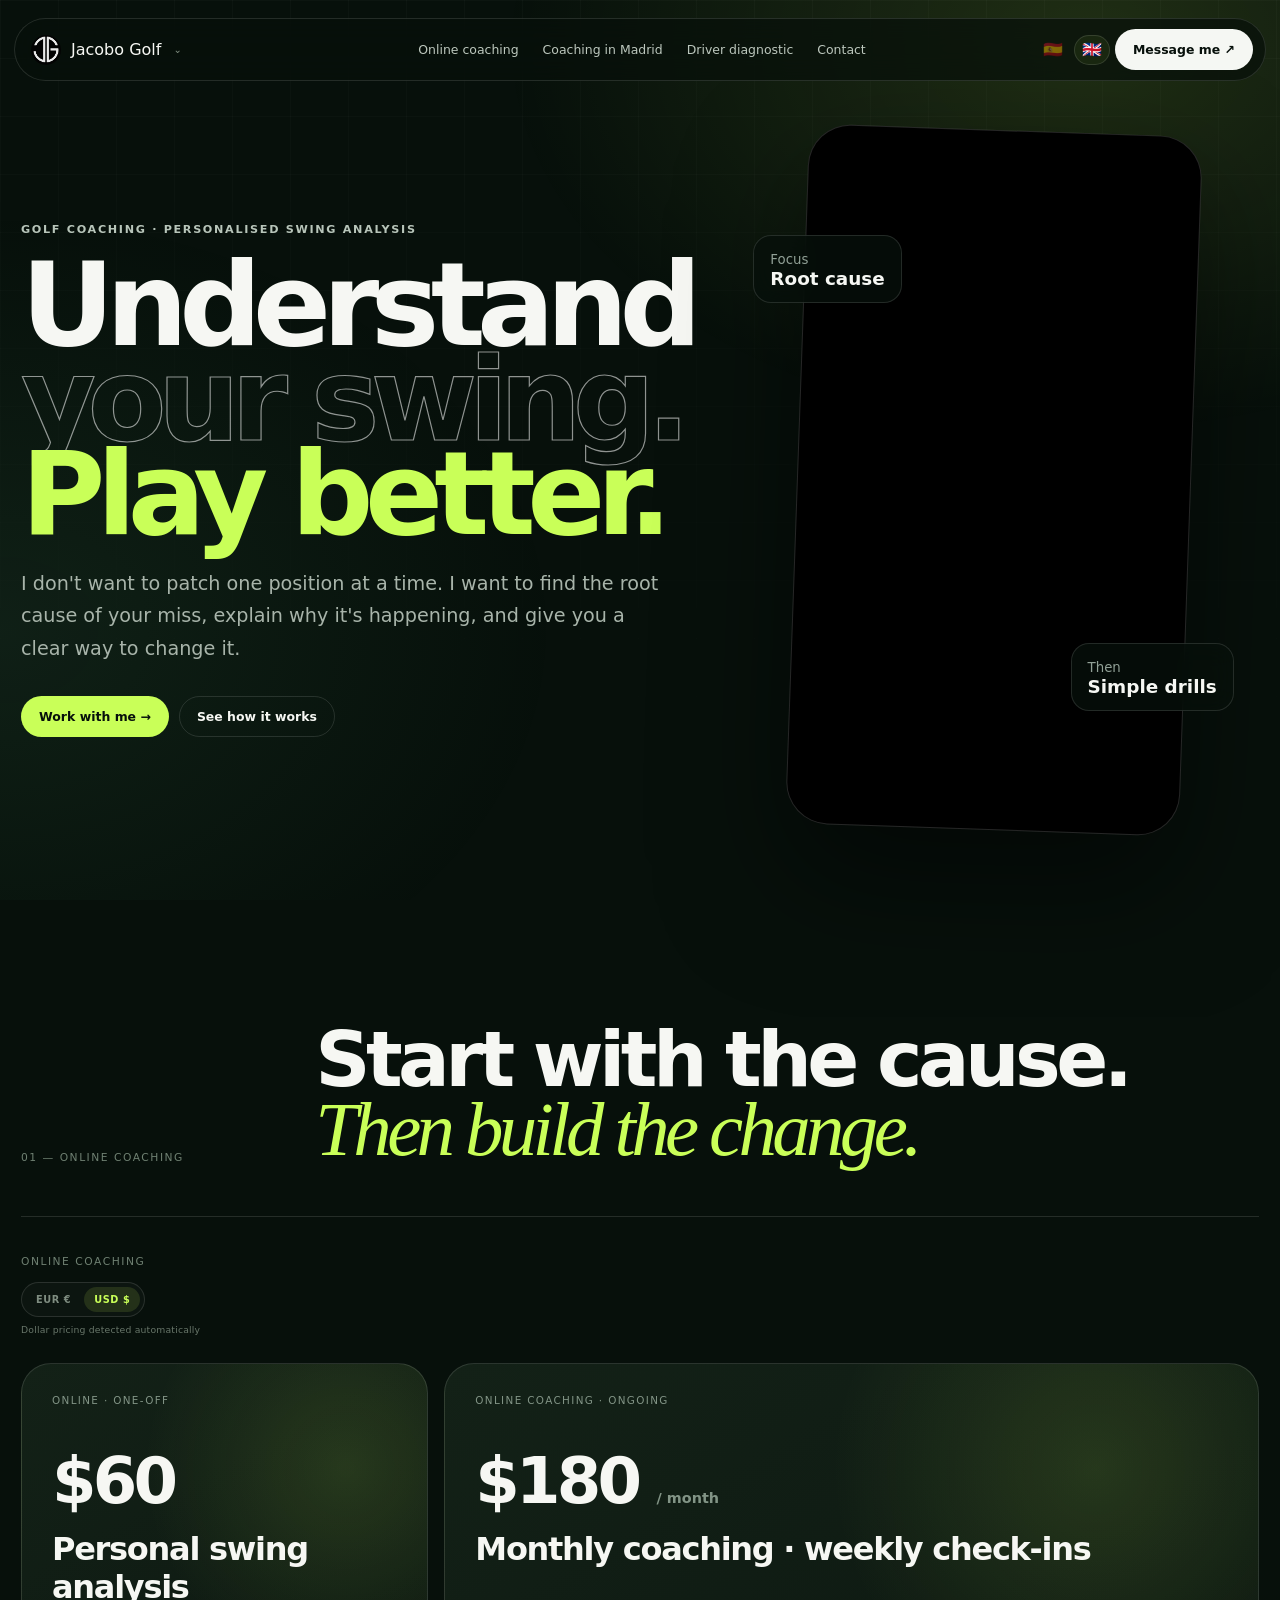
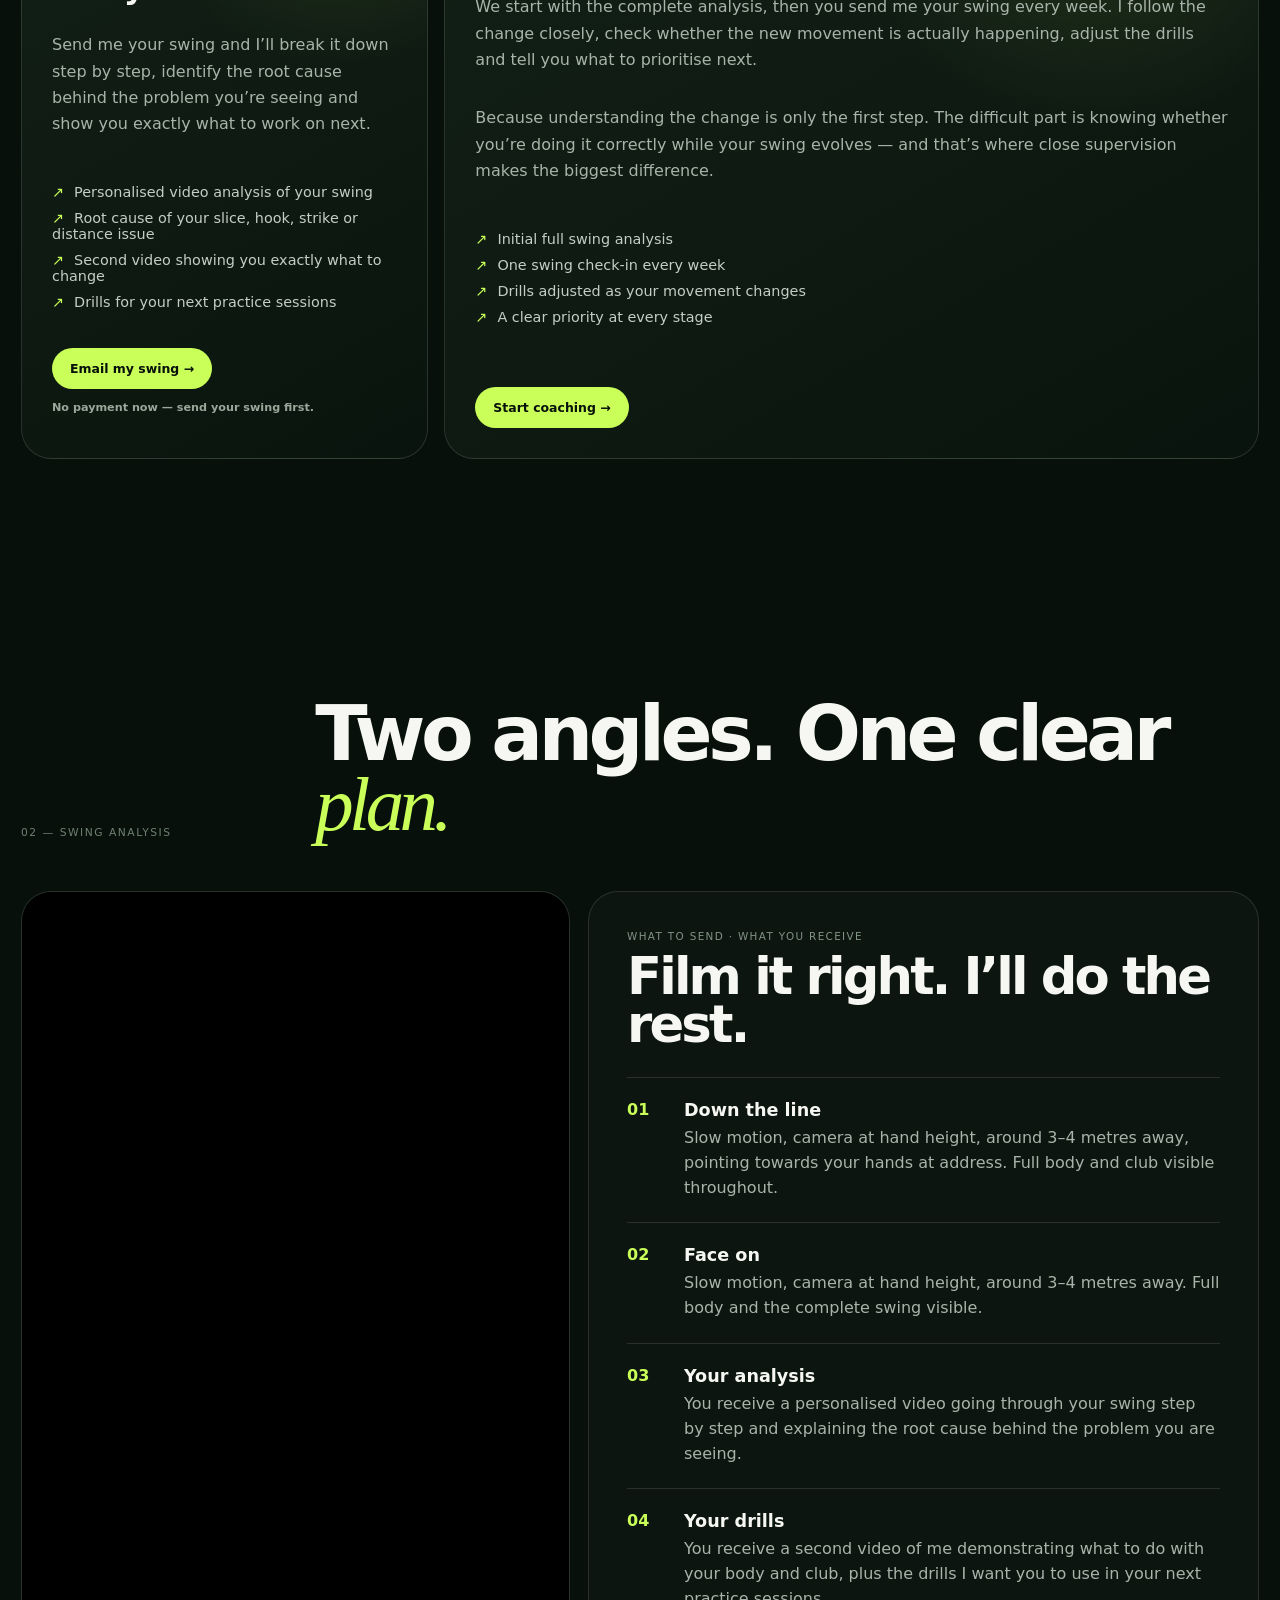
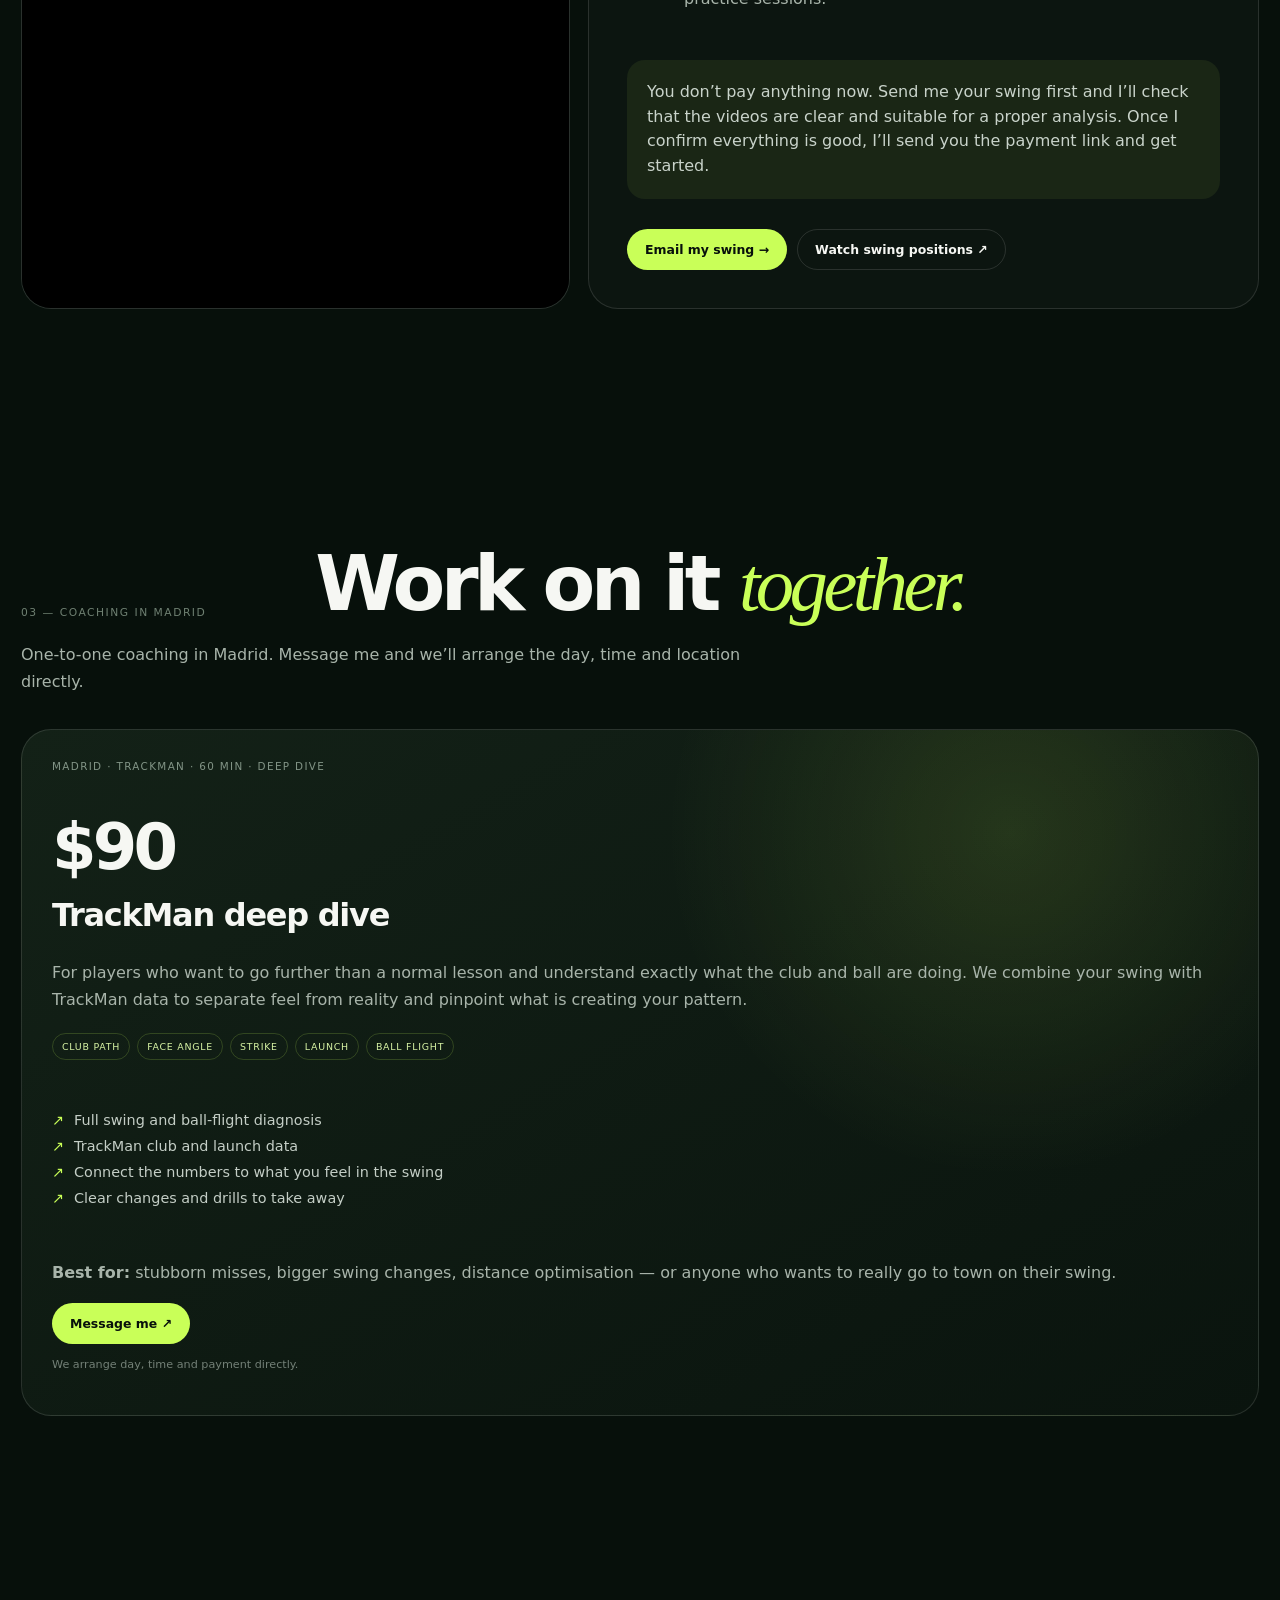
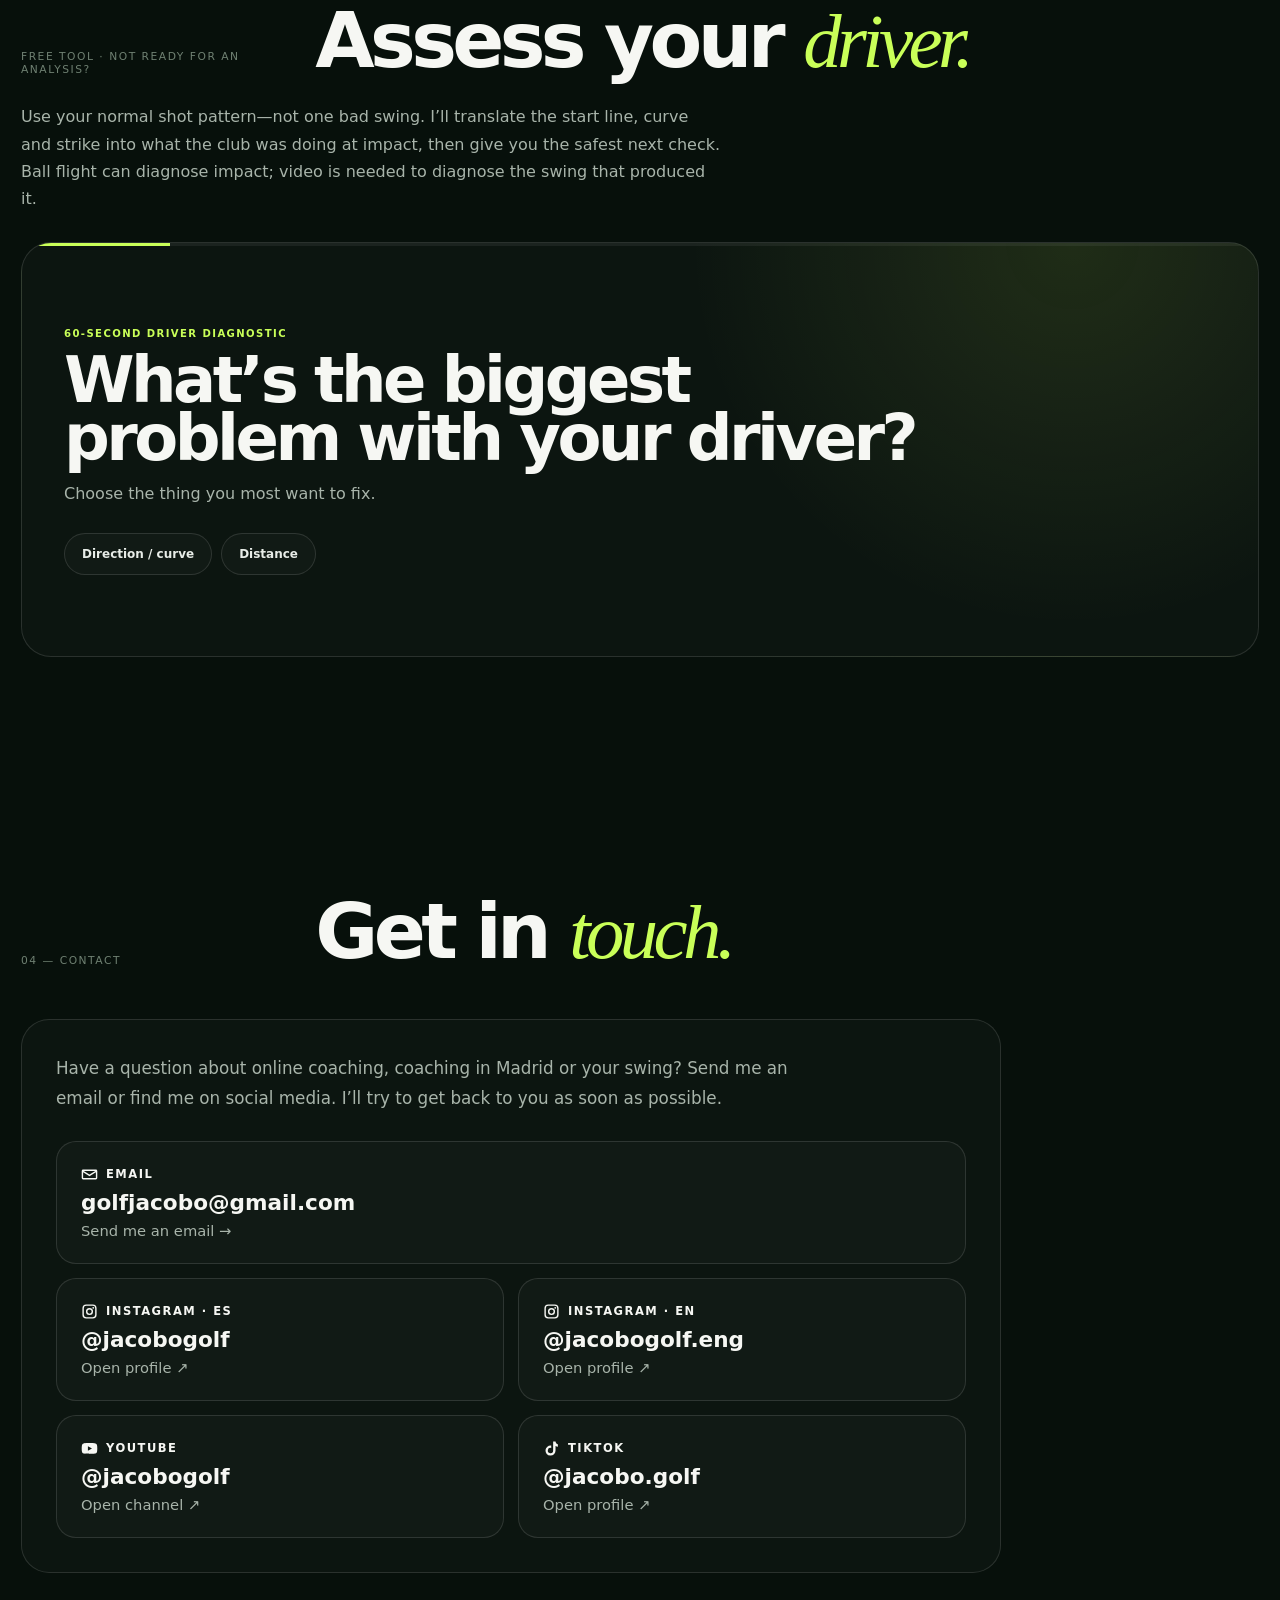
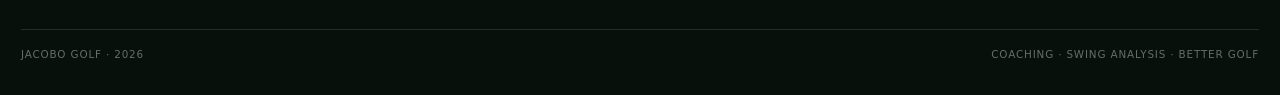
<file: index.html>
<!doctype html>
<html lang="en"><head><meta charset="utf-8"><meta name="viewport" content="width=device-width,initial-scale=1"><meta name="theme-color" content="#07100b"><title>Jacobo Golf — Coaching & Swing Analysis</title><meta name="description" content="Golf coaching and personalised swing analysis with Jacobo Gabeiras.">
<style>
:root{--bg:#07100b;--panel:#0d1811;--panel2:#122019;--text:#f6f7f3;--muted:#a8b4aa;--line:rgba(255,255,255,.12);--lime:#c9ff58;--green:#78e09a;--max:1240px;--r:30px}*{box-sizing:border-box}html{scroll-behavior:smooth}body{margin:0;background:var(--bg);color:var(--text);font-family:Inter,ui-sans-serif,system-ui,-apple-system,BlinkMacSystemFont,"Segoe UI",sans-serif;overflow-x:hidden}a{color:inherit;text-decoration:none}.wrap{width:min(calc(100% - 42px),var(--max));margin:auto}.ambient{position:fixed;inset:0;z-index:-2;background:radial-gradient(900px 600px at 85% 5%,rgba(201,255,88,.13),transparent 65%),radial-gradient(800px 600px at 0 70%,rgba(120,224,154,.08),transparent 70%)}.grid{position:fixed;inset:0;z-index:-1;background-image:linear-gradient(rgba(255,255,255,.025) 1px,transparent 1px),linear-gradient(90deg,rgba(255,255,255,.025) 1px,transparent 1px);background-size:58px 58px;mask-image:linear-gradient(#000,transparent 90%)}
nav{position:fixed;z-index:20;top:18px;left:50%;transform:translateX(-50%);width:min(calc(100% - 28px),1280px);display:flex;align-items:center;justify-content:space-between;padding:10px 12px 10px 16px;border:1px solid var(--line);border-radius:999px;background:rgba(7,16,11,.72);backdrop-filter:blur(18px)}.brand{display:flex;align-items:center;gap:10px;font-weight:900}.brand img{width:30px;height:30px;border-radius:50%;object-fit:cover;filter:invert(1)}.links{display:flex;gap:24px;color:#bcc7bd;font-size:.78rem}.pill,.btn{border-radius:999px;padding:12px 17px;font-weight:850;font-size:.78rem;border:1px solid var(--line);display:inline-flex;align-items:center;justify-content:center;gap:8px}.pill{background:#f5f7f3;color:#07100b}.btn.primary{background:var(--lime);color:#07100b;border-color:transparent}.btn:hover,.pill:hover{transform:translateY(-2px)}
.hero{min-height:100vh;display:grid;grid-template-columns:1.05fr .95fr;gap:60px;align-items:center;padding:130px 0 75px}.eyebrow{font-size:.7rem;text-transform:uppercase;letter-spacing:.15em;color:#b8c5ba;font-weight:800}.hero h1{font-size:clamp(4.5rem,9vw,9.5rem);line-height:.82;letter-spacing:-.075em;margin:22px 0 26px}.hero h1 span{display:block;color:transparent;-webkit-text-stroke:1.2px rgba(255,255,255,.55)}.hero h1 em{display:block;color:var(--lime);font-style:normal}.hero p{font-size:clamp(1rem,1.5vw,1.22rem);line-height:1.7;color:var(--muted);max-width:650px}.actions{display:flex;gap:10px;flex-wrap:wrap;margin-top:30px}.hero-media{position:relative;height:700px;display:flex;justify-content:center}.phone{height:100%;aspect-ratio:512/910;border-radius:42px;overflow:hidden;border:1px solid rgba(255,255,255,.15);box-shadow:0 55px 120px rgba(0,0,0,.5);transform:rotate(2deg);background:#000}.phone video{width:100%;height:100%;object-fit:cover}.badge{position:absolute;background:rgba(7,16,11,.76);border:1px solid var(--line);backdrop-filter:blur(14px);border-radius:18px;padding:13px 16px}.badge b{display:block;font-size:1.15rem}.badge small{color:#91a096}.b1{left:0;top:15%}.b2{right:0;bottom:17%}.section{padding:120px 0}.head{display:grid;grid-template-columns:.28fr 1fr;gap:30px;align-items:end;margin-bottom:52px}.index{font-size:.67rem;color:#6f8072;text-transform:uppercase;letter-spacing:.14em}.head h2{font-size:clamp(3.2rem,6vw,6.5rem);line-height:.9;letter-spacing:-.06em;margin:0}.head h2 em{font-family:Georgia,serif;font-weight:400;color:var(--lime)}
.services{display:grid;grid-template-columns:repeat(3,1fr);gap:16px}.card{border:1px solid var(--line);border-radius:var(--r);padding:30px;background:linear-gradient(150deg,rgba(255,255,255,.055),rgba(255,255,255,.018));min-height:520px;position:relative;display:flex;flex-direction:column}.card.featured{background:radial-gradient(circle at 80% 15%,rgba(201,255,88,.12),transparent 30%),linear-gradient(150deg,#132117,#0a140e)}.kicker{font-size:.65rem;text-transform:uppercase;letter-spacing:.13em;color:#829486}.price{font-size:clamp(3.1rem,5vw,5.3rem);font-weight:900;letter-spacing:-.06em;margin:38px 0 2px}.price small{font-size:.9rem;color:#829486;letter-spacing:0}.card h3{font-size:2rem;letter-spacing:-.04em;margin:10px 0}.card p{color:var(--muted);line-height:1.65}.checks{list-style:none;padding:0;margin:20px 0 28px;color:#c4cec6;font-size:.9rem}.checks li{margin:10px 0}.checks li:before{content:"↗";color:var(--lime);margin-right:10px}.card .btn{margin-top:auto;width:fit-content}.note{font-size:.7rem!important;color:#738077!important;margin-top:12px!important}
.analysis{display:grid;grid-template-columns:.9fr 1.1fr;gap:18px}.guide,.deliver{border:1px solid var(--line);border-radius:var(--r);overflow:hidden;background:rgba(255,255,255,.025)}.guide video{width:100%;height:100%;min-height:610px;object-fit:cover;display:block;background:#000}.deliver{padding:38px}.deliver h3{font-size:clamp(2.5rem,4vw,4.5rem);line-height:.95;letter-spacing:-.055em;margin:10px 0 28px}.step{padding:22px 0;border-top:1px solid var(--line);display:grid;grid-template-columns:42px 1fr;gap:15px}.step b{color:var(--lime)}.step h4{margin:0 0 6px;font-size:1.1rem}.step p{margin:0;color:var(--muted);line-height:1.55}.quote{margin-top:26px;padding:20px;border-radius:18px;background:rgba(201,255,88,.07);color:#c9d3ca;line-height:1.55}.proof{display:grid;grid-template-columns:1fr 1fr;gap:18px}.proof-card{border:1px solid var(--line);border-radius:var(--r);padding:36px;background:rgba(255,255,255,.025)}.proof-card h3{font-size:clamp(2.2rem,4vw,4rem);letter-spacing:-.05em;margin:0 0 18px}.proof-card p{color:var(--muted);line-height:1.7}.coming{display:grid;place-items:center;min-height:360px;border-style:dashed;color:#78877a;text-align:center}.footer{padding:100px 0 35px}.footer h2{font-size:clamp(4rem,8vw,8.5rem);line-height:.84;letter-spacing:-.07em;margin:0}.footer h2 span{display:block;color:var(--lime)}.footer p{color:var(--muted);max-width:620px;line-height:1.7}.bottom{margin-top:60px;padding-top:18px;border-top:1px solid var(--line);display:flex;justify-content:space-between;color:#637065;font-size:.65rem;text-transform:uppercase;letter-spacing:.08em}.reveal{opacity:0;transform:translateY(22px);transition:.65s}.reveal.on{opacity:1;transform:none}
@media(max-width:900px){.links{display:none}.hero{grid-template-columns:1fr}.hero-media{height:590px}.services{grid-template-columns:1fr}.card{min-height:auto}.analysis,.proof{grid-template-columns:1fr}.head{grid-template-columns:1fr}.guide img{min-height:0}.section{padding:90px 0}}@media(max-width:560px){.wrap{width:min(calc(100% - 26px),var(--max))}.hero h1{font-size:17vw}.hero-media{height:510px}.badge{display:none}.head h2{font-size:13vw}.deliver{padding:26px}.card{padding:25px}.bottom{flex-direction:column;gap:8px}}

.service-group{grid-column:1/-1;margin:34px 0 0;padding-top:38px;border-top:1px solid var(--line);display:grid;grid-template-columns:.28fr 1fr;gap:30px;align-items:end}
.service-group:first-child{margin-top:0;padding-top:0;border-top:0}
.service-group .label{font-size:.67rem;color:#6f8072;text-transform:uppercase;letter-spacing:.14em}
.service-group h3{font-size:clamp(2rem,3.7vw,4rem);line-height:.95;letter-spacing:-.05em;margin:0}
.service-group h3 em{font-family:Georgia,serif;font-weight:400;color:var(--lime)}
.trackman-data{display:flex;gap:7px;flex-wrap:wrap;margin:4px 0 22px}
.trackman-data span{font-size:.59rem;letter-spacing:.08em;border:1px solid rgba(201,255,88,.18);border-radius:999px;padding:7px 9px;color:#d8f4a5}
@media(max-width:900px){.service-group{grid-template-columns:1fr}}

/* v4: mobile-first refinements, brand menu, real before/after */
.nav{position:relative}
.brand{cursor:pointer;background:none;border:0;color:inherit;font:inherit;padding:0}
.brand-chevron{font-size:.66rem;color:#7f8ca0;transition:transform .2s}
.brand[aria-expanded="true"] .brand-chevron{transform:rotate(180deg)}
.brand-menu{position:absolute;top:58px;left:14px;min-width:235px;padding:9px;border:1px solid var(--line);border-radius:18px;background:rgba(8,11,18,.97);backdrop-filter:blur(22px);box-shadow:0 24px 60px rgba(0,0,0,.42);opacity:0;visibility:hidden;transform:translateY(-7px);transition:.2s ease}
.brand-menu.open{opacity:1;visibility:visible;transform:none}
.brand-menu a{display:flex;justify-content:space-between;gap:20px;padding:11px 12px;border-radius:12px;color:#b9c4d3;font-size:.75rem;font-weight:750}
.brand-menu a:hover{background:rgba(255,255,255,.055);color:white}
.brand-menu small{color:#64738a;font-size:.57rem;text-transform:uppercase;letter-spacing:.09em}

.transformations{display:grid;gap:18px}
.transformation{border:1px solid var(--line);border-radius:var(--radius);padding:30px;background:linear-gradient(155deg,rgba(255,255,255,.045),rgba(255,255,255,.018))}
.transformation-head{display:flex;justify-content:space-between;align-items:flex-end;gap:22px;margin-bottom:22px}
.transformation-head h3{font-size:clamp(2rem,4vw,4rem);line-height:.95;letter-spacing:-.05em;margin:8px 0 0}
.transformation-head p{max-width:500px;color:#8e9bad;line-height:1.6;margin:0}
.ba-grid{display:grid;grid-template-columns:1fr 1fr;gap:12px}
.ba-video{position:relative;overflow:hidden;border-radius:22px;background:#05070b;border:1px solid rgba(255,255,255,.08)}
.ba-video video{display:block;width:100%;aspect-ratio:9/16;object-fit:cover;background:#05070b}
.ba-label{position:absolute;z-index:2;top:12px;left:12px;padding:7px 10px;border-radius:999px;background:rgba(7,10,16,.72);backdrop-filter:blur(12px);font-size:.62rem;font-weight:850;text-transform:uppercase;letter-spacing:.1em}
.ba-label.after{color:var(--lime)}

@media(max-width:980px){
  .nav-wrap{top:10px;padding:0 10px}.nav{padding:9px 10px 9px 14px}.nav-links{display:none}.cv-btn{padding:9px 12px}
  .hero{min-height:auto;grid-template-columns:1fr;padding:116px 0 52px;gap:22px}
  .portrait-wrap{min-height:0}.portrait{width:100%;max-width:500px;aspect-ratio:4/5;border-radius:28px}
  .section{padding:76px 0}.section-head{margin-bottom:35px}.focus-line{margin:-5px 0 38px}
  .service-group{margin-top:22px;padding-top:28px;gap:9px}
  .services{grid-template-columns:1fr!important}
  .card{grid-column:auto!important;min-height:0!important;padding:26px!important}
  .card .btn{position:static!important;margin-top:20px}.checks{margin-bottom:8px!important}
  .research-card{min-height:0}.research-card h3{margin:36px 0 10px}
  .footer{padding-top:75px}
}
@media(max-width:620px){
  .wrap{width:min(calc(100% - 24px),var(--max))}
  .brand{font-size:.86rem}.cv-btn{font-size:.66rem}
  .brand-menu{position:fixed;top:68px;left:10px;right:10px;min-width:0}
  .hero h1{font-size:clamp(3.05rem,16vw,5.05rem);line-height:.84;margin:18px 0 20px}
  .hero-intro{font-size:.97rem;line-height:1.6}.hero-meta{display:none}
  .actions{gap:8px}.btn{padding:12px 14px}
  .portrait-wrap{margin-top:6px}.portrait{width:100%;aspect-ratio:4/5;object-position:center}
  .f1{top:12px;left:10px}.f2{right:10px;bottom:14px}.float-card{padding:10px 12px;border-radius:14px}
  .section-title,.head h2{font-size:clamp(2.7rem,13vw,4.4rem)!important}
  .section-index,.index{font-size:.6rem}
  .service-group{display:block}.service-group h3{font-size:2.3rem;margin-top:8px}
  .card{margin-top:12px;border-radius:24px}.card h3{font-size:2.35rem!important}
  .card p{font-size:.93rem;line-height:1.58}.checks li{font-size:.87rem;line-height:1.45}
  .price{font-size:3.6rem!important}.trackman-data{gap:5px}.trackman-data span{font-size:.52rem;padding:6px 8px}
  .research-grid{grid-template-columns:1fr!important}.video-guide{border-radius:22px}
  .transformation{padding:17px;border-radius:24px}.transformation-head{display:block;margin-bottom:15px}
  .transformation-head h3{font-size:2.55rem}.transformation-head p{margin-top:10px;font-size:.88rem}
  .ba-grid{gap:7px}.ba-video{border-radius:15px}.ba-label{top:7px;left:7px;padding:5px 7px;font-size:.52rem}
  .footer h2{font-size:clamp(3rem,15vw,5.5rem)}.footer-bottom{margin-top:45px}
}


/* Compact before/after examples */
.results-compact{padding-top:84px;padding-bottom:92px}
.results-compact .section-head{margin-bottom:24px}
.results-intro{max-width:720px;color:#8f9bad;line-height:1.65;margin:0 0 28px}
.results-grid{display:grid;grid-template-columns:1fr 1fr;gap:16px}
.result-pair{border:1px solid var(--line);border-radius:24px;padding:16px;background:rgba(255,255,255,.02)}
.result-name{font-size:.7rem;font-weight:800;letter-spacing:.1em;text-transform:uppercase;color:#8d9aab;margin:0 0 10px 2px}
.result-videos{display:grid;grid-template-columns:1fr 1fr;gap:8px}
.result-video{position:relative;overflow:hidden;border-radius:16px;background:#05070b;aspect-ratio:9/16}
.result-video video{display:block;width:100%;height:100%;object-fit:cover}
.result-video span{position:absolute;z-index:2;top:8px;left:8px;padding:5px 7px;border-radius:999px;background:rgba(7,10,16,.7);backdrop-filter:blur(10px);font-size:.5rem;font-weight:850;letter-spacing:.09em;text-transform:uppercase}
.result-video span.after{color:var(--lime)}

@media(max-width:760px){
  .results-compact{padding-top:64px;padding-bottom:72px}
  .results-grid{grid-template-columns:1fr;gap:12px}
  .result-pair{padding:12px;border-radius:20px}
  .result-videos{gap:6px}
  .result-video{border-radius:14px}
}


/* Smaller, understated before/after examples */
.results-compact{padding-top:54px;padding-bottom:64px}
.results-compact .section-head{margin-bottom:16px}
.results-intro{max-width:620px;margin-bottom:20px}
.results-grid{
  display:grid;
  grid-template-columns:repeat(2,minmax(0,360px));
  justify-content:center;
  gap:14px;
}
.result-pair{
  padding:12px;
  border-radius:18px;
}
.result-copy{margin:0 0 9px 2px}
.result-name{margin:0 0 4px}
.result-copy p{
  margin:0;
  color:#8996a8;
  font-size:.76rem;
  line-height:1.4;
}
.result-videos{gap:6px}
.result-video{
  border-radius:12px;
  aspect-ratio:9/16;
}
.result-video video{
  width:100%;
  height:100%;
  object-fit:cover;
}
.result-video span{
  top:6px;
  left:6px;
  padding:4px 6px;
  font-size:.45rem;
}

@media(max-width:760px){
  .results-compact{padding-top:44px;padding-bottom:54px}
  .results-grid{
    grid-template-columns:1fr 1fr;
    gap:8px;
  }
  .result-pair{
    padding:8px;
    border-radius:15px;
  }
  .result-copy{margin-bottom:7px}
  .result-copy p{
    font-size:.66rem;
    line-height:1.32;
  }
  .result-name{font-size:.62rem}
  .result-videos{gap:4px}
  .result-video{border-radius:10px}
  .result-video span{
    top:4px;
    left:4px;
    padding:3px 5px;
    font-size:.4rem;
  }
}

.driver-tool{padding-top:70px}.driver-intro{max-width:700px;color:var(--muted);line-height:1.7;margin:-25px 0 30px}.driver-box{border:1px solid var(--line);border-radius:var(--r);background:radial-gradient(circle at 85% 0,rgba(201,255,88,.10),transparent 34%),rgba(255,255,255,.025);overflow:hidden}.driver-bar{height:3px;background:rgba(255,255,255,.06)}.driver-bar i{display:block;height:100%;width:10%;background:var(--lime);transition:.3s}.driver-stage{min-height:410px;padding:42px;display:flex;flex-direction:column;justify-content:center}.driver-kicker{font-size:.63rem;text-transform:uppercase;letter-spacing:.14em;color:var(--lime);font-weight:850;margin-bottom:12px}.driver-stage h3{font-size:clamp(2.5rem,5vw,5rem);line-height:.92;letter-spacing:-.055em;margin:0 0 13px;max-width:900px}.driver-stage>p{max-width:670px;color:var(--muted);line-height:1.65;margin:0 0 25px}.driver-options{display:flex;flex-wrap:wrap;gap:9px}.driver-choice{font:inherit;color:#e8ede8;background:rgba(255,255,255,.025);border:1px solid var(--line);border-radius:999px;padding:13px 17px;font-size:.75rem;font-weight:850;cursor:pointer}.driver-look{margin:23px 0;padding:18px;border:1px solid var(--line);border-radius:18px}.driver-look span{display:inline-block;border:1px solid rgba(255,255,255,.09);border-radius:999px;padding:6px 9px;margin:3px;font-size:.64rem}.driver-takeaway{margin-top:25px;padding-top:22px;border-top:1px solid var(--line)}.driver-result-copy,.driver-takeaway p{color:var(--muted);line-height:1.7;max-width:780px}.driver-back{border:0;background:none;color:#718077;font:inherit;font-size:.68rem;padding:0;margin-top:24px;cursor:pointer}.driver-reset{margin-left:7px}@media(max-width:560px){.driver-tool{padding-top:48px}.driver-stage{padding:28px 17px;min-height:430px}.driver-stage h3{font-size:clamp(2.5rem,12vw,3.7rem)}.driver-options{display:grid;grid-template-columns:1fr 1fr;width:100%;gap:7px}.driver-choice{border-radius:15px;padding:13px 8px;font-size:.67rem}.driver-reset{margin:8px 0 0}}
/* Navigation refresh */
nav{
  display:grid;
  grid-template-columns:1fr auto 1fr;
  align-items:center;
}
.brand{
  justify-self:start;
  cursor:pointer;
  background:none;
  border:0;
  color:inherit;
  font:inherit;
  padding:0;
}
.links{
  justify-self:center;
  align-items:center;
}
.pill{
  justify-self:end;
}
.brand-chevron{
  font-size:.62rem;
  color:#809083;
  margin-left:2px;
  transition:transform .2s ease;
}
.brand[aria-expanded="true"] .brand-chevron{transform:rotate(180deg)}

.brand-menu{
  position:absolute;
  top:58px;
  left:14px;
  min-width:245px;
  padding:9px;
  border:1px solid var(--line);
  border-radius:18px;
  background:rgba(7,16,11,.97);
  backdrop-filter:blur(22px);
  box-shadow:0 24px 60px rgba(0,0,0,.42);
  opacity:0;
  visibility:hidden;
  transform:translateY(-7px);
  transition:.2s ease;
}
.brand-menu.open{
  opacity:1;
  visibility:visible;
  transform:none;
}
.brand-menu a{
  display:flex;
  justify-content:space-between;
  gap:20px;
  padding:11px 12px;
  border-radius:12px;
  color:#bdc8bf;
  font-size:.75rem;
  font-weight:750;
}
.brand-menu a:hover{
  background:rgba(255,255,255,.055);
  color:white;
}
.brand-menu small{
  color:#69766c;
  font-size:.56rem;
  text-transform:uppercase;
  letter-spacing:.09em;
}

@media(max-width:900px){
  nav{
    display:flex;
    justify-content:space-between;
  }
  .links{display:none}
  .brand-menu{
    position:fixed;
    top:68px;
    left:10px;
    right:10px;
    min-width:0;
  }
}


/* Automatic EUR / USD pricing for online coaching */
.currency-switch{position:relative;z-index:5;pointer-events:auto;display:inline-flex;align-items:center;gap:3px;margin-top:14px;padding:4px;border:1px solid var(--line);border-radius:999px;background:rgba(255,255,255,.025)}
.currency-switch button{appearance:none;pointer-events:auto;border:0;background:transparent;color:#7f8d81;border-radius:999px;padding:7px 10px;font:inherit;font-size:.61rem;font-weight:850;letter-spacing:.06em;cursor:pointer;transition:.18s ease}
.currency-switch button.active{background:rgba(201,255,88,.12);color:var(--lime)}
.currency-note{display:block;margin-top:7px;color:#68766a;font-size:.58rem;letter-spacing:.02em}
@media(max-width:560px){.currency-switch{margin-top:11px}}


/* Language selector */
.nav-actions{justify-self:end;display:flex;align-items:center;gap:5px}
.lang-switch{display:flex;align-items:center;gap:3px}
.lang-switch{position:relative;z-index:40;pointer-events:auto}.lang-switch button{appearance:none;pointer-events:auto;border:1px solid transparent;background:transparent;border-radius:999px;padding:6px 7px;cursor:pointer;font-size:1rem;line-height:1;opacity:.48;transition:.18s}
.lang-switch button:hover{opacity:1;background:rgba(255,255,255,.04)}
.lang-switch button.active{opacity:1;border-color:var(--line);background:rgba(201,255,88,.07)}
@media(max-width:900px){.nav-actions{margin-left:auto}.lang-switch button{font-size:.95rem;padding:5px 6px}}


.hero h1 strong{display:block;font:inherit;color:var(--text);font-weight:900}
.footer h2 strong{display:block;font:inherit;font-weight:900}
.online-services,.inperson-services{display:grid;grid-template-columns:1fr 2fr;gap:16px}
#inperson .head{margin-bottom:22px}
.inperson-intro{color:var(--muted);line-height:1.7;max-width:720px;margin:0 0 34px}
#coaching .service-group{margin-bottom:28px}
@media(max-width:900px){
  .online-services,.inperson-services{grid-template-columns:1fr}
}


.contact-section{padding-bottom:56px}
.contact-card{max-width:980px;border:1px solid var(--line);border-radius:28px;padding:34px;background:rgba(255,255,255,.025)}
.contact-intro{max-width:760px;margin:0 0 28px;color:var(--muted);font-size:1.05rem;line-height:1.75}
.contact-options{display:grid;grid-template-columns:1fr 1fr;gap:14px}
.contact-option{display:flex;flex-direction:column;gap:7px;padding:24px;border:1px solid var(--line);border-radius:20px;text-decoration:none;color:var(--text);background:rgba(255,255,255,.025);transition:.2s ease}
.contact-option:hover{transform:translateY(-2px);border-color:rgba(255,255,255,.24);background:rgba(255,255,255,.045)}
.contact-option small{text-transform:uppercase;letter-spacing:.13em;color:var(--accent);font-weight:800;font-size:.72rem}
.contact-option strong{font-size:clamp(1.05rem,2vw,1.35rem);overflow-wrap:anywhere}
.contact-option span{color:var(--muted);font-size:.92rem}
.contact-footer{padding-top:0}
.contact-footer .bottom{margin-top:0}
@media(max-width:700px){
  .contact-card{padding:24px 18px}
  .contact-options{grid-template-columns:1fr}
}


/* Final contact + single TrackMan card */
.contact-options-expanded{grid-template-columns:repeat(2,minmax(0,1fr))}
.contact-options-expanded .contact-email{grid-column:1/-1}
.inperson-services{display:block}
.inperson-services .trackman-only{max-width:980px}
@media(max-width:700px){
  .contact-options-expanded{grid-template-columns:1fr}
  .contact-options-expanded .contact-email{grid-column:auto}
}


.contact-option small{display:flex;align-items:center;gap:8px}
.contact-icon{width:17px;height:17px;flex:0 0 17px;fill:currentColor}


.analysis-reassurance{
  margin-top:10px!important;
  color:#9aa89c!important;
  font-weight:700;
}


/* Driver assessment email capture */
.driver-email-capture{
  margin-top:28px;
  padding-top:26px;
  border-top:1px solid var(--line);
}
.driver-email-capture h4{
  margin:0 0 7px;
  font-size:1.25rem;
  letter-spacing:-.02em;
}
.driver-email-capture p{
  color:var(--muted);
  line-height:1.6;
  margin:0 0 14px;
  max-width:720px;
}
.driver-form-frame{
  width:100%;
  height:720px;
  border:0;
  border-radius:20px;
  background:#fff;
}
@media(max-width:560px){
  .driver-form-frame{height:790px}
}

</style>
<!-- Google tag (gtag.js) -->
<script async src="https://www.googletagmanager.com/gtag/js?id=G-EM07TWSKDV"></script>
<script>
  window.dataLayer = window.dataLayer || [];
  function gtag(){dataLayer.push(arguments);}
  gtag('js', new Date());
  gtag('config', 'G-EM07TWSKDV', {
    anonymize_ip: true
  });

  /* Important-link click tracking */
  document.addEventListener("click", function(event) {
    const link = event.target.closest("a[data-analytics]");
    if (!link) return;

    const section = link.closest("section, nav, footer");
    const sectionName = section
      ? (section.id || (section.tagName.toLowerCase() === "nav" ? "navigation" : section.tagName.toLowerCase()))
      : "unknown";

    gtag("event", "site_link_click", {
      click_target: link.dataset.analytics,
      page_section: sectionName,
      page_language: document.documentElement.lang || "unknown",
      displayed_currency: document.documentElement.dataset.currency || "unknown"
    });
  });
</script>
</head><body><div class="ambient"></div><div class="grid"></div>

<nav>
  <button class="brand" id="brandToggle" type="button" aria-expanded="false" aria-controls="brandMenu">
    <img src="assets/images/logo.jpeg" alt="Jacobo Golf">Jacobo Golf<span class="brand-chevron">⌄</span>
  </button>

  <div class="brand-menu" id="brandMenu">
    <a href="#coaching"><span data-i18n="nav_online">Online coaching</span><small>01</small></a>
    <a href="#inperson"><span data-i18n="nav_inperson">Coaching in Madrid</span><small>02</small></a>
    <a href="#driver-fix"><span data-i18n="nav_driver">Driver diagnostic</span><small>03</small></a>
    <a href="#contact"><span data-i18n="nav_contact">Contact</span><small>04</small></a>
  </div>

  <div class="links">
    <a href="#coaching" data-i18n="nav_online">Online coaching</a>
    <a href="#inperson" data-i18n="nav_inperson">Coaching in Madrid</a>
    <a href="#driver-fix" data-i18n="nav_driver">Driver diagnostic</a>
    <a href="#contact" data-i18n="nav_contact">Contact</a>
  </div>

<div class="nav-actions">
    <div class="lang-switch" id="langSwitch" aria-label="Language">
      <button type="button" data-lang="es" title="Español" aria-label="Español" onclick="window.jgSetLanguage && window.jgSetLanguage('es')">🇪🇸</button>
      <button type="button" data-lang="en" title="English" aria-label="English" onclick="window.jgSetLanguage && window.jgSetLanguage('en')">🇬🇧</button>
    </div>
    <a class="pill" href="#contact" data-i18n="message_me" data-analytics="nav_contact">Message me ↗</a>
  </div>
</nav>


<main id="top">
<section class="hero wrap">
  <div class="reveal">
    <div class="eyebrow" data-i18n="hero_eyebrow">Golf coaching · Personalised swing analysis</div>
    <h1><strong data-i18n="hero_understand">Understand</strong><span data-i18n="hero_swing">your swing.</span><em data-i18n="hero_play">Play better.</em></h1>
    <p data-i18n="hero_copy">I don't want to patch one position at a time. I want to find the root cause of your miss, explain why it's happening, and give you a clear way to change it.</p>
    <div class="actions"><a class="btn primary" href="#coaching" data-i18n="work_with_me">Work with me →</a><a class="btn" href="#analysis" data-i18n="see_how">See how it works</a></div>
  </div>
  <div class="hero-media reveal">
    <div class="phone"><video autoplay muted loop playsinline preload="metadata"><source src="assets/video/driver-positions.mp4" type="video/mp4"></video></div>
    <div class="badge b1"><small data-i18n="focus">Focus</small><b data-i18n="root_cause">Root cause</b></div>
    <div class="badge b2"><small data-i18n="then">Then</small><b data-i18n="simple_drills">Simple drills</b></div>
  </div>
</section>

<section id="coaching" class="section wrap">
  <div class="head reveal">
    <div class="index" data-i18n="online_index">01 — Online coaching</div>
    <h2><span data-i18n="online_title_a">Start with the cause.</span> <em data-i18n="online_title_b">Then build the change.</em></h2>
  </div>

  <div class="service-group reveal">
    <div>
      <div class="label" data-i18n="online_label">Online coaching</div>
      <div class="currency-switch" id="currencySwitch" aria-label="Choose currency">
        <button type="button" data-currency="EUR" onclick="window.jgSetCurrency && window.jgSetCurrency('EUR')">EUR €</button>
        <button type="button" data-currency="USD" onclick="window.jgSetCurrency && window.jgSetCurrency('USD')">USD $</button>
      </div>
      <span class="currency-note" id="currencyNote" data-i18n="currency_region">Pricing shown for your region</span>
    </div>
  </div>

  <div class="services online-services">
    <article class="card featured reveal">
      <div class="kicker" data-i18n="analysis_kicker">Online · One-off</div>
      <div class="price" data-price-eur="€55" data-price-usd="$60">€55</div>
      <h3 data-i18n="analysis_name">Personal swing analysis</h3>
      <p data-i18n="analysis_copy">Send me your swing and I’ll break it down step by step, identify the root cause behind the problem you’re seeing and show you exactly what to work on next.</p>
      <ul class="checks">
        <li data-i18n="analysis_li1">Personalised video analysis of your swing</li>
        <li data-i18n="analysis_li2">Root cause of your slice, hook, strike or distance issue</li>
        <li data-i18n="analysis_li3">Second video showing you exactly what to change</li>
        <li data-i18n="analysis_li4">Drills for your next practice sessions</li>
      </ul>
      <a class="btn primary" href="mailto:golfjacobo@gmail.com?subject=Swing%20analysis" data-i18n="send_swing" data-analytics="swing_email">Send my swing →</a><p class="note analysis-reassurance" data-i18n="analysis_no_payment">No payment now — send your swing first.</p>
    </article>

    <article class="card featured reveal trackman-only">
      <div class="kicker" data-i18n="weekly_kicker">Online coaching · Ongoing</div>
      <div class="price" data-price-eur="€165 <small>/ mes</small>" data-price-usd="$180 <small>/ month</small>">€165 <small>/ mes</small></div>
      <h3 data-i18n="weekly_name">Monthly coaching · weekly check-ins</h3>
      <p data-i18n="weekly_copy1">We start with the complete analysis, then you send me your swing every week. I follow the change closely, check whether the new movement is actually happening, adjust the drills and tell you what to prioritise next.</p>
      <p data-i18n="weekly_copy2">Because understanding the change is only the first step. The difficult part is knowing whether you’re doing it correctly while your swing evolves — and that’s where close supervision makes the biggest difference.</p>
      <ul class="checks">
        <li data-i18n="weekly_li1">Initial full swing analysis</li>
        <li data-i18n="weekly_li2">One swing check-in every week</li>
        <li data-i18n="weekly_li3">Drills adjusted as your movement changes</li>
        <li data-i18n="weekly_li4">A clear priority at every stage</li>
      </ul>
      <a class="btn primary" href="PASTE_TALLY_COACHING_EUR_HERE" data-tally-destination="coaching" data-i18n="start_coaching">Start coaching →</a>
    </article>
  </div>
</section>

<section id="analysis" class="section wrap">
  <div class="head reveal">
    <div class="index" data-i18n="how_index">02 — Swing analysis</div>
    <h2><span data-i18n="how_title_a">Two angles.</span> <span data-i18n="how_title_b">One clear</span> <em data-i18n="how_title_c">plan.</em></h2>
  </div>
  <div class="analysis">
    <div class="guide reveal"><video autoplay muted loop playsinline preload="metadata" aria-label="Face-on and down-the-line filming guide"><source src="assets/video/dtl-faceon.mp4" type="video/mp4"></video></div>
    <div class="deliver reveal">
      <div class="kicker" data-i18n="what_send">What to send · What you receive</div>
      <h3 data-i18n="film_right">Film it right. I’ll do the rest.</h3>
      <div class="step"><b>01</b><div><h4 data-i18n="dtl">Down the line</h4><p data-i18n="dtl_copy">Slow motion, camera at hand height, around 3–4 metres away, pointing towards your hands at address. Full body and club visible throughout.</p></div></div>
      <div class="step"><b>02</b><div><h4 data-i18n="fo">Face on</h4><p data-i18n="fo_copy">Slow motion, camera at hand height, around 3–4 metres away. Full body and the complete swing visible.</p></div></div>
      <div class="step"><b>03</b><div><h4 data-i18n="your_analysis">Your analysis</h4><p data-i18n="your_analysis_copy">You receive a personalised video going through your swing step by step and explaining the root cause behind the problem you are seeing.</p></div></div>
      <div class="step"><b>04</b><div><h4 data-i18n="your_drills">Your drills</h4><p data-i18n="your_drills_copy">You receive a second video of me demonstrating what to do with your body and club, plus the drills I want you to use in your next practice sessions.</p></div></div>
      <div class="quote" data-i18n="payment_note">Before payment, I check that your videos are good enough to analyse. Once everything is clear, you complete payment and I get to work.</div>
      <div class="actions"><a class="btn primary" href="mailto:golfjacobo@gmail.com?subject=Swing%20analysis" data-i18n="upload_swing" data-analytics="swing_email">Upload my swing →</a><a class="btn" href="https://www.instagram.com/reel/DbYfWAgsVIc/" target="_blank" data-i18n="watch_positions">Watch swing positions ↗</a></div>
    </div>
  </div>
</section>

<section id="inperson" class="section wrap">
  <div class="head reveal">
    <div class="index" data-i18n="inperson_index">03 — Coaching in Madrid</div>
    <h2><span data-i18n="inperson_title_a">Work on it</span> <em data-i18n="inperson_title_b">together.</em></h2>
  </div>
  <p class="inperson-intro reveal" data-i18n="inperson_intro">One-to-one coaching in Madrid. Message me and we’ll arrange the day, time and location directly.</p>
  <div class="services inperson-services">
<article class="card featured reveal" style="grid-column:span 2">
      <div class="kicker" data-i18n="track_kicker">Madrid · TrackMan · 60 min · Deep dive</div>
      <div class="price" data-price-eur="€80" data-price-usd="$90">€70</div>
      <h3 data-i18n="track_name">TrackMan deep dive</h3>
      <p data-i18n="track_copy">For players who want to go further than a normal lesson and understand exactly what the club and ball are doing.  We combine your swing with TrackMan data to separate feel from reality and pinpoint what is creating your pattern.</p>
      <div class="trackman-data"><span data-i18n="club_path">CLUB PATH</span><span data-i18n="face_angle">FACE ANGLE</span><span data-i18n="strike">STRIKE</span><span data-i18n="launch">LAUNCH</span><span data-i18n="ball_flight">BALL FLIGHT</span></div>
      <ul class="checks"><li data-i18n="track_li1">Full swing and ball-flight diagnosis</li><li data-i18n="track_li2">TrackMan club and launch data</li><li data-i18n="track_li3">Connect the numbers to what you feel in the swing</li><li data-i18n="track_li4">Clear changes and drills to take away</li></ul>
      <p><strong data-i18n="best_for">Best for:</strong> <span data-i18n="best_for_copy">stubborn misses, bigger swing changes, distance optimisation — or anyone who wants to really go to town on their swing.</span></p>
      <a class="btn primary" href="#contact" data-i18n="message_me" data-analytics="trackman_contact">Message me ↗</a>
      <p class="note" data-i18n="arrange_direct">We arrange day, time and payment directly.</p>
    </article>
  </div>
</section>
<section id="driver-fix" class="section wrap driver-tool">
  <div class="head reveal"><div class="index" data-i18n="driver_kicker">Free tool · Not ready for an analysis?</div><h2><span data-i18n="driver_title_a">Assess your</span> <em data-i18n="driver_title_b">driver.</em></h2></div>
  <p class="driver-intro reveal" data-i18n="driver_intro">Use your normal shot pattern—not one bad swing. I’ll translate the start line, curve and strike into what the club was doing at impact, then give you the safest next check. Ball flight can diagnose impact; video is needed to diagnose the swing that produced it.</p>
  <div class="driver-box reveal"><div class="driver-bar"><i id="driverProgress"></i></div><div class="driver-stage" id="driverStage"></div></div>
</section>


<section id="contact" class="section wrap contact-section">
  <div class="head reveal">
    <div class="index" data-i18n="contact_index">04 — Contact</div>
    <h2><span data-i18n="contact_title_a">Get in</span> <em data-i18n="contact_title_b">touch.</em></h2>
  </div>

  <div class="contact-card reveal">
    <p class="contact-intro" data-i18n="contact_copy">Have a question about online coaching, coaching in Madrid or your swing? Send me an email or find me on social media. I’ll try to get back to you as soon as possible.</p>

    <div class="contact-options contact-options-expanded">
      <a class="contact-option contact-email" href="mailto:golfjacobo@gmail.com" data-analytics="contact_email">
        <small><svg class="contact-icon" viewBox="0 0 24 24" aria-hidden="true"><path d="M3 5h18a2 2 0 0 1 2 2v10a2 2 0 0 1-2 2H3a2 2 0 0 1-2-2V7a2 2 0 0 1 2-2Zm9 7.1L20.2 7H3.8L12 12.1Zm0 2.3L3 8.8V17h18V8.8l-9 5.6Z"/></svg>Email</small>
        <strong>golfjacobo@gmail.com</strong>
        <span data-i18n="email_me">Send me an email →</span>
      </a>
      <a class="contact-option" href="https://www.instagram.com/jacobogolf/" target="_blank" rel="noopener" data-analytics="instagram_es">
        <small><svg class="contact-icon" viewBox="0 0 24 24" aria-hidden="true"><path d="M7.4 2h9.2A5.4 5.4 0 0 1 22 7.4v9.2a5.4 5.4 0 0 1-5.4 5.4H7.4A5.4 5.4 0 0 1 2 16.6V7.4A5.4 5.4 0 0 1 7.4 2Zm0 2A3.4 3.4 0 0 0 4 7.4v9.2A3.4 3.4 0 0 0 7.4 20h9.2a3.4 3.4 0 0 0 3.4-3.4V7.4A3.4 3.4 0 0 0 16.6 4H7.4Zm9.85 1.5a1.25 1.25 0 1 1 0 2.5 1.25 1.25 0 0 1 0-2.5ZM12 7a5 5 0 1 1 0 10 5 5 0 0 1 0-10Zm0 2a3 3 0 1 0 0 6 3 3 0 0 0 0-6Z"/></svg>Instagram · ES</small><strong>@jacobogolf</strong><span data-i18n="social_open">Open profile ↗</span>
      </a>
      <a class="contact-option" href="https://www.instagram.com/jacobogolf.eng/" target="_blank" rel="noopener" data-analytics="instagram_en">
        <small><svg class="contact-icon" viewBox="0 0 24 24" aria-hidden="true"><path d="M7.4 2h9.2A5.4 5.4 0 0 1 22 7.4v9.2a5.4 5.4 0 0 1-5.4 5.4H7.4A5.4 5.4 0 0 1 2 16.6V7.4A5.4 5.4 0 0 1 7.4 2Zm0 2A3.4 3.4 0 0 0 4 7.4v9.2A3.4 3.4 0 0 0 7.4 20h9.2a3.4 3.4 0 0 0 3.4-3.4V7.4A3.4 3.4 0 0 0 16.6 4H7.4Zm9.85 1.5a1.25 1.25 0 1 1 0 2.5 1.25 1.25 0 0 1 0-2.5ZM12 7a5 5 0 1 1 0 10 5 5 0 0 1 0-10Zm0 2a3 3 0 1 0 0 6 3 3 0 0 0 0-6Z"/></svg>Instagram · EN</small><strong>@jacobogolf.eng</strong><span data-i18n="social_open">Open profile ↗</span>
      </a>
      <a class="contact-option" href="https://www.youtube.com/@jacobogolf" target="_blank" rel="noopener" data-analytics="youtube">
        <small><svg class="contact-icon" viewBox="0 0 24 24" aria-hidden="true"><path d="M23 12s0-3.4-.44-5.03a3.1 3.1 0 0 0-2.18-2.2C18.76 4.33 12 4.33 12 4.33s-6.76 0-8.38.44a3.1 3.1 0 0 0-2.18 2.2C1 8.6 1 12 1 12s0 3.4.44 5.03a3.1 3.1 0 0 0 2.18 2.2c1.62.44 8.38.44 8.38.44s6.76 0 8.38-.44a3.1 3.1 0 0 0 2.18-2.2C23 15.4 23 12 23 12Zm-13.25 3.2V8.8L15.5 12l-5.75 3.2Z"/></svg>YouTube</small><strong>@jacobogolf</strong><span data-i18n="social_channel">Open channel ↗</span>
      </a>
      <a class="contact-option" href="https://www.tiktok.com/@jacobo.golf" target="_blank" rel="noopener" data-analytics="tiktok">
        <small><svg class="contact-icon" viewBox="0 0 24 24" aria-hidden="true"><path d="M14.3 2h3.4c.3 1.8 1.35 3.3 3.3 4.15v3.4a9.3 9.3 0 0 1-3.3-1.05v6.4A7.1 7.1 0 1 1 11.6 7.9v3.45a3.75 3.75 0 1 0 2.7 3.55V2Z"/></svg>TikTok</small><strong>@jacobo.golf</strong><span data-i18n="social_open">Open profile ↗</span>
      </a>
    </div>
  </div>
</section>

<footer class="footer wrap reveal contact-footer">
  <div class="bottom"><span>Jacobo Golf · 2026</span><span data-i18n="footer_tag">Coaching · Swing analysis · Better golf</span></div>
</footer>

</main>

<script>

/* ============================================================
   JACOBO GOLF — TALLY LINKS
   FUTURE EDITS: change ONLY the four URLs below.
   ============================================================ */
const JG_TALLY_LINKS = {
  EUR: {
    analysis: "PASTE_TALLY_ANALYSIS_EUR_HERE",
    coaching: "PASTE_TALLY_COACHING_EUR_HERE"
  },
  USD: {
    analysis: "PASTE_TALLY_ANALYSIS_USD_HERE",
    coaching: "PASTE_TALLY_COACHING_USD_HERE"
  }
};

window.jgCurrentCurrency = window.jgCurrentCurrency || 'EUR';

window.jgUpdateTallyLinks = function(currency){
  window.jgCurrentCurrency = currency;
  const links = JG_TALLY_LINKS[currency] || JG_TALLY_LINKS.EUR;
  document.querySelectorAll('[data-tally-destination="coaching"]').forEach(el=>{
    el.href = links.coaching;
  });
};
const io=new IntersectionObserver(es=>es.forEach(e=>{if(e.isIntersecting){e.target.classList.add('on');io.unobserve(e.target)}}),{threshold:.1});document.querySelectorAll('.reveal').forEach(x=>io.observe(x));
window.jgUpdateTallyLinks(window.jgCurrentCurrency);

/* Bilingual layer */
window.JG_TEXT={"en": {"nav_home": "Home", "nav_online": "Online coaching", "nav_how": "How it works", "nav_inperson": "Coaching in Madrid", "nav_results": "Before / after", "nav_driver": "Driver diagnostic", "nav_free": "Free", "message_me": "Message me ↗", "hero_eyebrow": "Golf coaching · Personalised swing analysis", "hero_understand": "Understand", "hero_swing": "your swing.", "hero_play": "Play better.", "hero_copy": "I don't want to patch one position at a time. I want to find the root cause of your miss, explain why it's happening, and give you a clear way to change it.", "work_with_me": "Work with me →", "see_how": "See how it works", "focus": "Focus", "root_cause": "Root cause", "then": "Then", "simple_drills": "Simple drills", "online_index": "01 — Online coaching", "online_title_a": "Start with the cause.", "online_title_b": "Then build the change.", "online_label": "Online coaching", "currency_region": "Pricing shown for your region", "analysis_kicker": "Online · One-off", "analysis_name": "Personal swing analysis", "analysis_copy": "Send me your swing and I’ll break it down step by step, identify the root cause behind the problem you’re seeing and show you exactly what to work on next.", "analysis_li1": "Personalised video analysis of your swing", "analysis_li2": "Root cause of your slice, hook, strike or distance issue", "analysis_li3": "Second video showing you exactly what to change", "analysis_li4": "Drills for your next practice sessions", "send_swing": "Email my swing →", "weekly_kicker": "Online coaching · Ongoing", "weekly_name": "Monthly coaching · weekly check-ins", "weekly_copy1": "We start with the complete analysis, then you send me your swing every week. I follow the change closely, check whether the new movement is actually happening, adjust the drills and tell you what to prioritise next.", "weekly_copy2": "Because understanding the change is only the first step. The difficult part is knowing whether you’re doing it correctly while your swing evolves — and that’s where close supervision makes the biggest difference.", "weekly_li1": "Initial full swing analysis", "weekly_li2": "One swing check-in every week", "weekly_li3": "Drills adjusted as your movement changes", "weekly_li4": "A clear priority at every stage", "start_coaching": "Start coaching →", "per_month": "/ month", "how_index": "02 — Swing analysis", "how_title_a": "Two angles.", "how_title_b": "One clear", "how_title_c": "plan.", "what_send": "What to send · What you receive", "film_right": "Film it right. I’ll do the rest.", "dtl": "Down the line", "dtl_copy": "Slow motion, camera at hand height, around 3–4 metres away, pointing towards your hands at address. Full body and club visible throughout.", "fo": "Face on", "fo_copy": "Slow motion, camera at hand height, around 3–4 metres away. Full body and the complete swing visible.", "your_analysis": "Your analysis", "your_analysis_copy": "You receive a personalised video going through your swing step by step and explaining the root cause behind the problem you are seeing.", "your_drills": "Your drills", "your_drills_copy": "You receive a second video of me demonstrating what to do with your body and club, plus the drills I want you to use in your next practice sessions.", "payment_note": "You don’t pay anything now. Send me your swing first and I’ll check that the videos are clear and suitable for a proper analysis. Once I confirm everything is good, I’ll send you the payment link and get started.", "upload_swing": "Email my swing →", "watch_positions": "Watch swing positions ↗", "inperson_index": "03 — Coaching in Madrid", "inperson_title_a": "Work on it", "inperson_title_b": "together.", "inperson_intro": "One-to-one coaching in Madrid. Message me and we’ll arrange the day, time and location directly.", "range_kicker": "Madrid · In person · 60 min", "range_name": "Range coaching", "range_copy": "A one-to-one session focused on what is actually limiting your ball flight and consistency.", "range_li1": "60-minute private coaching session", "range_li2": "Clear diagnosis and priorities", "range_li3": "Drills to take into practice", "arrange_direct": "We arrange day, time and payment directly.", "track_kicker": "Madrid · TrackMan · 60 min · Deep dive", "track_name": "TrackMan deep dive", "track_copy": "For players who want to go further than a normal lesson and understand exactly what the club and ball are doing. We combine your swing with TrackMan data to separate feel from reality and pinpoint what is creating your pattern.", "club_path": "CLUB PATH", "face_angle": "FACE ANGLE", "strike": "STRIKE", "launch": "LAUNCH", "ball_flight": "BALL FLIGHT", "track_li1": "Full swing and ball-flight diagnosis", "track_li2": "TrackMan club and launch data", "track_li3": "Connect the numbers to what you feel in the swing", "track_li4": "Clear changes and drills to take away", "best_for": "Best for:", "best_for_copy": "stubborn misses, bigger swing changes, distance optimisation — or anyone who wants to really go to town on their swing.", "results_index": "04 — A few examples", "results_title_a": "Small changes.", "results_title_b": "Better patterns.", "results_intro": "A couple of examples from players I’ve worked with. Just simple before / after swings — the focus is always on improving the pattern, not chasing a picture-perfect position.", "marina_copy": "More relaxed and consistent in just two sessions.", "tarsha_copy": "Easier swing, better tempo and much more distance", "before": "Before", "after": "After", "driver_kicker": "Free tool · Not ready for an analysis?", "driver_title_a": "Assess your", "driver_title_b": "driver.", "driver_intro": "Use your normal shot pattern—not one bad swing. I’ll translate the start line, curve and strike into what the club was doing at impact, then give you the safest next check. Ball flight can diagnose impact; video is needed to diagnose the swing that produced it.", "contact_index": "04 — Contact", "contact_title_a": "Get in", "contact_title_b": "touch.", "contact_copy": "Have a question about online coaching, coaching in Madrid or your swing? Send me an email or find me on social media. I’ll try to get back to you as soon as possible.", "email_me": "Send me an email →", "instagram": "Message me on Instagram ↗", "footer_tag": "Coaching · Swing analysis · Better golf", "social_open": "Open profile ↗", "social_channel": "Open channel ↗", "analysis_no_payment": "No payment now — send your swing first.", "email_result_title": "Keep your driver assessment.", "email_result_copy": "Enter your email below and Google will send you a copy of this assessment so you can come back to it later."}, "es": {"nav_home": "Inicio", "nav_online": "Coaching online", "nav_how": "Cómo funciona", "nav_inperson": "Coaching en Madrid", "nav_results": "Antes / después", "nav_driver": "Diagnóstico de driver", "nav_free": "Gratis", "message_me": "Escríbeme ↗", "hero_eyebrow": "Coaching de golf · Análisis personalizado de swing", "hero_understand": "Entiende", "hero_swing": "tu swing.", "hero_play": "Juega mejor.", "hero_copy": "No quiero ir parcheando posiciones una a una. Quiero encontrar la causa raíz de tu fallo, explicarte por qué ocurre y darte una forma clara de cambiarlo.", "work_with_me": "Trabaja conmigo →", "see_how": "Ver cómo funciona", "focus": "Enfoque", "root_cause": "Causa raíz", "then": "Después", "simple_drills": "Ejercicios simples", "online_index": "01 — Coaching online", "online_title_a": "Empieza por la causa.", "online_title_b": "Después construye el cambio.", "online_label": "Coaching online", "currency_region": "Precios mostrados según tu región", "analysis_kicker": "Online · Pago único", "analysis_name": "Análisis personalizado de swing", "analysis_copy": "Envíame tu swing y lo analizaré paso a paso, identificaré la causa raíz del problema que estás viendo y te enseñaré exactamente qué trabajar a continuación.", "analysis_li1": "Vídeo personalizado analizando tu swing", "analysis_li2": "Causa raíz de tu slice, hook, contacto o pérdida de distancia", "analysis_li3": "Segundo vídeo enseñándote exactamente qué cambiar", "analysis_li4": "Ejercicios para tus próximas sesiones de práctica", "send_swing": "Enviar mi swing por email →", "weekly_kicker": "Coaching online · Seguimiento", "weekly_name": "Seguimiento mensual · revisión semanal", "weekly_copy1": "Empezamos con el análisis completo y, después, me envías tu swing cada semana. Sigo de cerca el cambio, compruebo si el nuevo movimiento está apareciendo de verdad, ajusto los ejercicios y te indico qué debes priorizar en cada momento.", "weekly_copy2": "Entender el cambio es solo el primer paso. Lo difícil es saber si lo estás haciendo correctamente mientras tu swing evoluciona, y ahí es donde un seguimiento cercano marca la diferencia.", "weekly_li1": "Análisis completo inicial", "weekly_li2": "Una revisión del swing cada semana", "weekly_li3": "Ejercicios ajustados a medida que cambia tu movimiento", "weekly_li4": "Una prioridad clara en cada etapa", "start_coaching": "Empezar seguimiento →", "per_month": "/ mes", "how_index": "02 — Análisis de swing", "how_title_a": "Dos ángulos.", "how_title_b": "Un plan", "how_title_c": "claro.", "what_send": "Qué enviar · Qué recibes", "film_right": "Grábalo bien. Yo me encargo del resto.", "dtl": "Desde la línea de juego", "dtl_copy": "Cámara lenta, a la altura de las manos, a unos 3–4 metros y apuntando hacia tus manos en el address. Deben verse el cuerpo completo y el palo durante todo el swing.", "fo": "De frente", "fo_copy": "Cámara lenta, a la altura de las manos y a unos 3–4 metros. Deben verse el cuerpo completo y todo el swing.", "your_analysis": "Tu análisis", "your_analysis_copy": "Recibes un vídeo personalizado en el que analizo tu swing paso a paso y te explico la causa raíz del problema que estás viendo.", "your_drills": "Tus ejercicios", "your_drills_copy": "Recibes un segundo vídeo en el que te enseño qué hacer con el cuerpo y con el palo, además de los ejercicios que quiero que utilices en tus próximas sesiones de práctica.", "payment_note": "No pagas nada ahora. Primero envíame tu swing y comprobaré que los vídeos estén bien grabados y que pueda hacer un análisis completo. Cuando te confirme que todo está correcto, te envío el enlace de pago y me pongo con ello.", "upload_swing": "Enviar mi swing por email →", "watch_positions": "Ver posiciones del swing ↗", "inperson_index": "03 — Coaching en Madrid", "inperson_title_a": "Trabájalo", "inperson_title_b": "conmigo.", "inperson_intro": "Coaching individual en Madrid. Escríbeme y acordamos directamente el día, la hora y el lugar.", "range_kicker": "Madrid · Presencial · 60 min", "range_name": "Coaching en el range", "range_copy": "Una sesión individual centrada en lo que realmente está limitando tu vuelo de bola y tu consistencia.", "range_li1": "Sesión privada de coaching de 60 minutos", "range_li2": "Diagnóstico y prioridades claras", "range_li3": "Ejercicios para llevarte a la práctica", "arrange_direct": "Acordamos directamente el día, la hora y el pago.", "track_kicker": "Madrid · TrackMan · 60 min · Análisis a fondo", "track_name": "Análisis TrackMan a fondo", "track_copy": "Para jugadores que quieren ir más allá de una clase normal y entender exactamente qué están haciendo el palo y la bola. Combinamos tu swing con los datos de TrackMan para separar las sensaciones de la realidad e identificar qué está generando tu patrón.", "club_path": "PATH DEL PALO", "face_angle": "ÁNGULO DE CARA", "strike": "CONTACTO", "launch": "LANZAMIENTO", "ball_flight": "VUELO DE BOLA", "track_li1": "Diagnóstico completo del swing y del vuelo de bola", "track_li2": "Datos de palo y lanzamiento con TrackMan", "track_li3": "Relacionar los números con lo que sientes en el swing", "track_li4": "Cambios claros y ejercicios para llevarte", "best_for": "Ideal para:", "best_for_copy": "fallos recurrentes, cambios importantes de swing, optimización de distancia o cualquiera que quiera analizar su swing realmente a fondo.", "results_index": "04 — Algunos ejemplos", "results_title_a": "Pequeños cambios.", "results_title_b": "Mejores patrones.", "results_intro": "Un par de ejemplos de jugadores con los que he trabajado. Son simplemente swings de antes y después: el objetivo es mejorar el patrón, no perseguir una posición perfecta para la foto.", "marina_copy": "Más relajada y consistente en solo dos sesiones.", "tarsha_copy": "Un swing más fácil, mejor tempo y mucha más distancia.", "before": "Antes", "after": "Después", "driver_kicker": "Herramienta gratis · ¿Aún no quieres un análisis?", "driver_title_a": "Analiza tu", "driver_title_b": "driver.", "driver_intro": "Usa tu patrón habitual de golpes, no un swing malo aislado. Traduciré la línea de salida, la curva y el punto de impacto en lo que probablemente estaba haciendo el palo en el impacto y te daré el siguiente paso más seguro. El vuelo de bola permite diagnosticar el impacto; el vídeo es lo que permite diagnosticar el swing que lo produjo.", "contact_index": "04 — Contacto", "contact_title_a": "Ponte en", "contact_title_b": "contacto.", "contact_copy": "¿Tienes alguna pregunta sobre el coaching online, el coaching en Madrid o sobre tu swing? Envíame un email o encuéntrame en redes sociales. Intentaré responderte con la mayor brevedad posible.", "email_me": "Envíame un email →", "instagram": "Escríbeme por Instagram ↗", "footer_tag": "Coaching · Análisis de swing · Mejor golf", "social_open": "Abrir perfil ↗", "social_channel": "Abrir canal ↗", "analysis_no_payment": "No pagas nada ahora — primero envíame tu swing.", "email_result_title": "Guarda tu diagnóstico de driver.", "email_result_copy": "Introduce tu email abajo y Google te enviará una copia de este diagnóstico para que puedas volver a consultarlo cuando quieras."}};
window.JG_ES={"Home": "Inicio", "Online coaching": "Coaching online", "In-person coaching": "Clases presenciales", "How it works": "Cómo funciona", "Before / after": "Antes / después", "Fix your driver": "Analiza tu driver", "Free tool": "Herramienta gratis", "In person": "Presencial", "Message me ↗": "Escríbeme ↗", "Golf coaching · Personalised swing analysis": "Coaching de golf · Análisis personalizado de swing", "Understand": "Entiende", "your swing.": "tu swing.", "Play better.": "Juega mejor.", "I don't want to patch one position at a time. I want to find the root cause of your miss, explain why it's happening, and give you a clear way to change it.": "No quiero ir parcheando posiciones una a una. Quiero encontrar la causa raíz de tu fallo, explicarte por qué ocurre y darte una forma clara de cambiarlo.", "Work with me →": "Trabaja conmigo →", "See how it works": "Ver cómo funciona", "Focus": "Enfoque", "Root cause": "Causa raíz", "Then": "Después", "Simple drills": "Ejercicios simples", "01 — Coaching": "01 — Coaching", "Choose how you want to": "Elige cómo quieres", "improve.": "mejorar.", "Start with the cause.": "Empieza por la causa.", "Then build the change.": "Después construye el cambio.", "Online · One-off": "Online · Pago único", "Personal swing analysis": "Análisis personalizado de swing", "Send me your swing and I’ll break it down step by step, identify the root cause behind the problem you’re seeing and show you exactly what to work on next.": "Envíame tu swing y lo analizaré paso a paso, identificaré la causa raíz del problema que estás viendo y te enseñaré exactamente qué trabajar a continuación.", "Personalised video analysis of your swing": "Vídeo personalizado analizando tu swing", "Root cause of your slice, hook, strike or distance issue": "Causa raíz de tu slice, hook, contacto o pérdida de distancia", "Second video showing you exactly what to change": "Segundo vídeo enseñándote exactamente qué cambiar", "Drills for your next practice sessions": "Ejercicios para tus próximas sesiones de práctica", "Send my swing →": "Enviar mi swing →", "Online coaching · Ongoing": "Coaching online · Seguimiento", "/ month": "/ mes", "Weekly swing coaching": "Seguimiento semanal", "We start with the complete analysis, then you send me your swing every week. I follow the change closely, check whether the new movement is actually happening, adjust the drills and tell you what to prioritise next.": "Empezamos con el análisis completo y después me envías tu swing cada semana. Sigo de cerca el cambio, compruebo si el nuevo movimiento está apareciendo de verdad, ajusto los ejercicios y te indico qué debes priorizar en cada momento.", "Because understanding the change is only the first step. The difficult part is knowing whether you’re doing it correctly while your swing evolves — and that’s where close supervision makes the biggest difference.": "Porque entender el cambio es solo el primer paso. Lo difícil es saber si lo estás haciendo correctamente mientras tu swing evoluciona, y ahí es donde un seguimiento cercano marca la diferencia.", "Initial full swing analysis": "Análisis completo inicial", "One swing check-in every week": "Una revisión del swing cada semana", "Drills adjusted as your movement changes": "Ejercicios ajustados a medida que cambia tu movimiento", "A clear priority at every stage": "Una prioridad clara en cada etapa", "Start coaching →": "Empezar seguimiento →", "Work on it": "Trabájalo", "together.": "juntos.", "In person · 60 min": "Presencial · 60 min", "Range coaching": "Coaching en el range", "A one-to-one session focused on what is actually limiting your ball flight and consistency.": "Una sesión individual centrada en lo que realmente está limitando tu vuelo de bola y tu consistencia.", "60-minute private coaching session": "Sesión privada de coaching de 60 minutos", "Clear diagnosis and priorities": "Diagnóstico y prioridades claras", "Drills to take into practice": "Ejercicios para llevarte a la práctica", "Message me →": "Escríbeme →", "We arrange day, time and payment directly.": "Acordamos directamente el día, la hora y el pago.", "In person · TrackMan · 60 min · Deep dive": "Presencial · TrackMan · 60 min · Análisis a fondo", "TrackMan deep dive": "Análisis TrackMan a fondo", "For players who want to go further than a normal lesson and understand exactly what the club and ball are doing. We combine your swing with TrackMan data to separate feel from reality and pinpoint what is creating your pattern.": "Para jugadores que quieren ir más allá de una clase normal y entender exactamente qué están haciendo el palo y la bola. Combinamos tu swing con los datos de TrackMan para separar las sensaciones de la realidad e identificar qué está generando tu patrón.", "Full swing and ball-flight diagnosis": "Diagnóstico completo del swing y del vuelo de bola", "TrackMan club and launch data": "Datos de palo y lanzamiento con TrackMan", "Connect the numbers to what you feel in the swing": "Relacionar los números con lo que sientes en el swing", "Clear changes and drills to take away": "Cambios claros y ejercicios para llevarte", "Best for:": "Ideal para:", "stubborn misses, bigger swing changes, distance optimisation — or anyone who wants to really go to town on their swing.": "fallos recurrentes, cambios importantes de swing, optimización de distancia o cualquiera que quiera analizar su swing realmente a fondo.", "02 — Swing analysis": "02 — Análisis de swing", "Two angles. One clear": "Dos ángulos. Un plan", "plan.": "claro.", "What to send · What you receive": "Qué enviar · Qué recibes", "Film it right. I’ll do the rest.": "Grábalo bien. Yo me encargo del resto.", "Down the line": "Down the line", "Slow motion, camera at hand height, around 3–4 metres away, pointing towards your hands at address. Full body and club visible throughout.": "Cámara lenta, a la altura de las manos, a unos 3–4 metros y apuntando hacia tus manos en el address. Deben verse el cuerpo completo y el palo durante todo el swing.", "Face on": "Face on", "Slow motion, camera at hand height, around 3–4 metres away. Full body and the complete swing visible.": "Cámara lenta, a la altura de las manos y a unos 3–4 metros. Deben verse el cuerpo completo y todo el swing.", "Your analysis": "Tu análisis", "You receive a personalised video going through your swing step by step and explaining the root cause behind the problem you are seeing.": "Recibes un vídeo personalizado en el que analizo tu swing paso a paso y te explico la causa raíz del problema que estás viendo.", "Your drills": "Tus ejercicios", "You receive a second video of me demonstrating what to do with your body and club, plus the drills I want you to use in your next practice sessions.": "Recibes un segundo vídeo en el que te enseño qué hacer con el cuerpo y con el palo, además de los ejercicios que quiero que utilices en tus próximas sesiones de práctica.", "Before payment, I check that your videos are good enough to analyse. Once everything is clear, you complete payment and I get to work.": "Antes del pago compruebo que tus vídeos tengan la calidad y los ángulos necesarios para analizarlos bien. Cuando todo esté correcto, realizas el pago y me pongo con el análisis.", "Upload my swing →": "Subir mi swing →", "Watch swing positions ↗": "Ver posiciones del swing ↗", "03 — A few examples": "03 — Algunos ejemplos", "Small changes.": "Pequeños cambios.", "Better patterns.": "Mejores patrones.", "A couple of examples from players I’ve worked with. Just simple before / after swings — the focus is always on improving the pattern, not chasing a picture-perfect position.": "Un par de ejemplos de jugadores con los que he trabajado. Son simplemente swings de antes y después: el objetivo es mejorar el patrón, no perseguir una posición perfecta para la foto.", "More relaxed and consistent in just two sessions.": "Más relajada y consistente en solo dos sesiones.", "Easier swing, better tempo and much more distance": "Un swing más fácil, mejor tempo y mucha más distancia en un mes.", "Before": "Antes", "After": "Después", "Free tool · Not ready for an analysis?": "Herramienta gratis · ¿Aún no quieres un análisis?", "Assess your": "Analiza tu", "driver.": "driver.", "Use your normal shot pattern—not one bad swing. I’ll translate the start line, curve and strike into what the club was doing at impact, then give you the safest next check. Ball flight can diagnose impact; video is needed to diagnose the swing that produced it.": "Usa tu patrón habitual de golpes, no un swing malo aislado. Traduciré la línea de salida, la curva y el punto de impacto en lo que probablemente estaba haciendo el palo en el impacto y te daré el siguiente paso más seguro. El vuelo de bola permite diagnosticar el impacto; el vídeo es lo que permite diagnosticar el swing que lo produjo.", "Want me to look at": "¿Quieres que analice", "your swing?": "tu swing?", "For in-person lessons, message me and we'll arrange it directly. For online analysis, send the two angles above and tell me what you're struggling with.": "Para clases presenciales, escríbeme y lo organizamos directamente. Para el análisis online, envíame los dos ángulos indicados arriba y cuéntame con qué estás teniendo problemas.", "Message me on Instagram ↗": "Escríbeme por Instagram ↗", "Coaching · Swing analysis · Better golf": "Coaching · Análisis de swing · Mejor golf", "60-second driver diagnostic": "Diagnóstico de driver en 60 segundos", "Your likely pattern": "Tu patrón más probable", "What the ball flight tells us": "Lo que nos dice el vuelo de bola", "What I’d check first on video": "Lo primero que comprobaría en vídeo", "Why these checks matter": "Por qué importan estas comprobaciones", "Low-risk test for the range": "Prueba sencilla para el range", "Impact diagnosis, not a swing diagnosis.": "Diagnóstico del impacto, no del swing.", "Start again": "Empezar de nuevo", "What’s the biggest problem with your driver?": "¿Cuál es tu mayor problema con el driver?", "Choose the thing you most want to fix.": "Elige lo que más te gustaría corregir.", "Direction / curve": "Dirección / curva", "Distance": "Distancia", "Where does it usually start?": "¿Por dónde suele empezar la bola?", "Think about the first few metres of flight.": "Piensa en los primeros metros del vuelo.", "← Left": "← Izquierda", "↑ Straight": "↑ Recta", "Right →": "Derecha →", "Both sides": "Ambos lados", "Which way does it curve?": "¿Hacia qué lado curva?", "What shape does it make after it starts?": "¿Qué forma hace después de salir?", "No curve": "Sin curva", "Both ways": "Hacia ambos lados", "Where do you usually strike it?": "¿Dónde sueles impactar en la cara?", "Think about your most common contact.": "Piensa en tu contacto más habitual.", "Heel": "Talón", "Centre": "Centro", "Toe": "Punta", "All over": "Por toda la cara", "Not sure": "No estoy seguro", "Which pair sounds most like your two-way miss?": "¿Qué combinación se parece más a tu fallo a ambos lados?", "This matters because opposite misses can come from the same root cause.": "Esto importa porque fallos opuestos pueden venir de la misma causa raíz.", "Honestly, it can go anywhere": "Sinceramente, puede ir a cualquier sitio", "How does the strike feel?": "¿Cómo es normalmente tu contacto?", "This separates speed from efficiency.": "Esto ayuda a separar un problema de velocidad de uno de eficiencia.", "Mostly centre": "Normalmente centrado", "Mostly heel": "Normalmente en el talón", "Mostly toe": "Normalmente en la punta", "Mostly low face": "Normalmente abajo en la cara", "Mostly high face": "Normalmente arriba en la cara", "What does the flight look like?": "¿Cómo es el vuelo?", "On the shots you catch solid.": "En los golpes que contactas bien.", "High & weak": "Alto y flojo", "Too low": "Demasiado bajo", "Normal — just short": "Normal, simplemente corto", "Pull-fade / pull-slice pattern.": "Patrón pull-fade / pull-slice.", "Push-fade / push-slice pattern.": "Patrón push-fade / push-slice.", "Straight-start fade / slice pattern.": "Patrón fade / slice con salida recta.", "Push-draw / push-hook pattern.": "Patrón push-draw / push-hook.", "Pull-hook pattern.": "Patrón pull-hook.", "Straight-start draw / hook pattern.": "Patrón draw / hook con salida recta.", "Straight pull pattern.": "Patrón de pull recto.", "Straight push pattern.": "Patrón de push recto.", "Your direction is actually pretty functional.": "Tu dirección es bastante funcional.", "Two-way face and start-line pattern.": "Patrón a ambos lados de cara y línea de salida.", "Two-way path / strike pattern.": "Patrón a ambos lados de path / contacto.", "Two-way curvature pattern.": "Patrón de curva a ambos lados.", "The pattern is too variable for one mechanical diagnosis.": "El patrón es demasiado variable para un único diagnóstico mecánico.", "Strike consistency is the first distance leak.": "La consistencia del contacto es la primera fuga de distancia.", "Measure spin before changing your swing.": "Mide el spin antes de cambiar tu swing.", "Low launch: check strike and setup first.": "Vuelo bajo: comprueba primero contacto y setup.", "Impact may be functional—now quantify speed and fit.": "El impacto puede ser funcional: ahora cuantifica velocidad y fitting.", "Alignment and ball position": "Alineación y posición de bola", "Strike location": "Punto de impacto", "Swing direction": "Dirección del swing", "Transition depth": "Profundidad en la transición", "Face control": "Control de la cara", "Grip and face at address": "Grip y cara en el address", "Heel contact": "Contacto de talón", "Lead-wrist pattern": "Patrón de muñeca izquierda", "Face rotation": "Rotación de la cara", "Actual club path": "Path real del palo", "Strike before path": "Contacto antes que path", "Face-to-path": "Face-to-path", "Lead-wrist and grip": "Muñeca izquierda y grip", "How large is the curve?": "Cantidad de curva", "Toe contact": "Contacto de punta", "Club path": "Path del palo", "Face stability": "Estabilidad de la cara", "Face at address": "Cara en el address", "Grip": "Grip", "Curve amount": "Cantidad de curva", "Path": "Path", "Grip and face": "Grip y cara", "Release timing": "Timing del release", "Alignment first": "Primero alineación", "Ball position": "Posición de bola", "Face angle": "Ángulo de la cara", "Dispersion over 10 shots": "Dispersión en 10 golpes", "Ball speed": "Velocidad de bola", "Launch and spin": "Lanzamiento y spin", "Strike pattern": "Patrón de impacto", "Tee height": "Altura del tee", "Setup consistency": "Consistencia del setup", "Face at top": "Cara arriba del backswing", "Transition delivery": "Entrega en la transición", "Grip pressure": "Presión del grip", "Transition consistency": "Consistencia de la transición", "Low point": "Low point", "Balance": "Equilibrio", "Heel-to-toe strike": "Contacto talón-punta", "Start-line consistency": "Consistencia de la línea de salida", "Face delivery": "Entrega de la cara", "Path stability": "Estabilidad del path", "Setup routine": "Rutina de setup", "Strike map": "Mapa de impactos", "Tempo": "Tempo", "Then video": "Después, vídeo", "Setup distance": "Distancia a la bola en el setup", "Balance and tempo": "Equilibrio y tempo", "Heel-to-toe pattern": "Patrón talón-punta", "Swing length": "Longitud del swing", "Distance from ball": "Distancia a la bola", "Strike pattern at lower speed": "Patrón de impacto a menor velocidad", "Video only after mapping contact": "Vídeo después de mapear el contacto", "Confirm strike height": "Confirmar altura del impacto", "Launch angle": "Ángulo de lanzamiento", "Spin rate": "Spin rate", "Delivered loft / attack angle": "Loft entregado / ángulo de ataque", "Verify strike with spray": "Verificar contacto con spray", "Attack angle": "Ángulo de ataque", "Club speed": "Velocidad de palo", "Ball speed / smash": "Velocidad de bola / smash", "Driver loft and shaft": "Loft y varilla del driver", "Physical speed capacity": "Capacidad física de velocidad", "The ball starts left, then the face is open enough to the path for it to curve right. That confirms a <strong>leftward face-to-path relationship</strong>; it does not, by itself, prove an over-the-top move.": "La bola sale a la izquierda y después la cara está suficientemente abierta respecto al path como para que curve a la derecha. Eso confirma una <strong>relación face-to-path hacia la izquierda</strong>; por sí solo no demuestra que estés haciendo over the top.", "Face left of target at launch, with the path farther left than the face.": "La cara está a la izquierda del objetivo en el lanzamiento y el path está todavía más a la izquierda que la cara.", "A leftward swing direction is common, but it can come from alignment, low point, body motion or club delivery—not just the shoulders “spinning.” Heel contact can create or exaggerate the fade even when path is acceptable.": "Una dirección de swing hacia la izquierda es habitual en este patrón, pero puede venir de la alineación, el low point, el movimiento del cuerpo o la entrega del palo, no solo de girar demasiado pronto los hombros. Un contacto de talón puede crear o exagerar el fade incluso con un path aceptable.", "Spray the face, aim square, and hit five balls at 70–80%. Try to move contact slightly toward the toe/centre while starting the ball a touch farther right. Keep the cue only if <strong>both start line and strike improve</strong>.": "Marca la cara con spray, alinéate cuadrado y pega cinco bolas al 70–80 %. Intenta mover ligeramente el contacto hacia la punta/centro mientras haces que la bola salga un poco más a la derecha. Mantén esa sensación solo si <strong>mejoran tanto la línea de salida como el contacto</strong>.", "The face is right of target and open relative to the path. The priority is usually <strong>face and strike control</strong>, not automatically forcing the path farther right.": "La cara está a la derecha del objetivo y abierta respecto al path. La prioridad suele ser <strong>controlar la cara y el contacto</strong>, no intentar llevar automáticamente el path todavía más a la derecha.", "Face right of target at launch; path is less right than the face.": "La cara está a la derecha del objetivo en el lanzamiento; el path está menos a la derecha que la cara.", "This shot can occur with an out-to-in, neutral or in-to-out path. “Getting stuck” is only one possibility. A heel strike alone can add substantial right curve.": "Este golpe puede aparecer con un path out-to-in, neutro o in-to-out. Quedarse atascado es solo una posibilidad. Un impacto de talón por sí solo puede añadir bastante curva a la derecha.", "Mark the face and hit waist-to-waist shots feeling the face return less open. Your success measure is a <strong>more centred strike and a start line closer to target</strong>—not how the movement looks.": "Marca la cara y pega golpes de cintura a cintura sintiendo que la cara vuelve menos abierta. La medida del éxito es un <strong>contacto más centrado y una línea de salida más cerca del objetivo</strong>, no cómo se ve el movimiento.", "If it starts reasonably straight and then peels right, the face may be close to target at impact but still <strong>open relative to the path</strong>. I’d look first at why the face is not squaring naturally.": "Si sale bastante recta y luego se va a la derecha, la cara puede estar cerca del objetivo en el impacto pero seguir <strong>abierta respecto al path</strong>. Lo primero que miraría es por qué la cara no se está cuadrando de forma natural.", "Face approximately at the target at launch, but open relative to the path.": "La cara está aproximadamente hacia el objetivo en el lanzamiento, pero abierta respecto al path.", "The face may be usable relative to the target while the path is too far left, or the path may be acceptable while heel gear effect adds curve. Those require different fixes.": "La cara puede estar razonablemente bien respecto al objetivo mientras el path va demasiado a la izquierda, o el path puede ser aceptable y el gear effect del talón añadir la curva. Son problemas distintos y necesitan soluciones distintas.", "Use face spray for five shots. If contact is heel-side, solve that first. If it is centred, make small rehearsals that start the ball just right of target with less curve; avoid a dramatic “roll the hands” fix.": "Usa spray en la cara durante cinco golpes. Si el contacto está en el talón, corrige eso primero. Si está centrado, haz pequeños ensayos intentando que la bola salga ligeramente a la derecha del objetivo con menos curva; evita una corrección exagerada de cerrar las manos.", "A ball that starts right and curves left is normally coming from an <strong>in-to-out delivery</strong>. If it’s a small draw, that can be great. If it’s a big miss, I’d investigate whether the club is getting too deep or stuck behind you.": "Una bola que sale a la derecha y curva a la izquierda suele venir de una <strong>entrega in-to-out</strong>. Si es un draw pequeño puede ser perfecto. Si es un fallo grande, miraría si el palo se está yendo demasiado profundo o se está quedando atascado detrás de ti.", "Face right of target but closed relative to a path travelling farther right.": "La cara está a la derecha del objetivo pero cerrada respecto a un path que viaja todavía más a la derecha.", "When the club gets too far behind the body, the path can travel excessively right. Then the hands often have to work hard to square the face. Catch it just right and you hit a draw. Release it too much and it turns into a hook.": "Cuando el palo se queda demasiado detrás del cuerpo, el path puede viajar excesivamente a la derecha. Entonces las manos suelen tener que trabajar mucho para cuadrar la cara. Si sincronizas justo, sale draw; si liberas demasiado, se convierte en hook.", "If it is a playable draw, do not fix it. If it over-curves, spray the face first. With centred contact, try to start it slightly less right while keeping the same balanced finish; judge the task by the ball, not by forcing the handle left.": "Si es un draw jugable, no lo arregles. Si curva demasiado, comprueba primero el contacto con spray. Con contacto centrado, intenta que salga algo menos a la derecha manteniendo un finish equilibrado; juzga el cambio por la bola, no por forzar el grip hacia la izquierda.", "Starting left and curving farther left means the face is <strong>left of target and closed relative to the path</strong>. I’d look hard at whether the clubface is being shut too early or the hands are having to save a stuck delivery.": "Salir a la izquierda y curvar todavía más a la izquierda significa que la cara está <strong>a la izquierda del objetivo y cerrada respecto al path</strong>. Miraría especialmente si la cara se está cerrando demasiado pronto o si las manos están teniendo que rescatar una entrega atascada.", "Face left of target and closed relative to the path.": "La cara está a la izquierda del objetivo y cerrada respecto al path.", "A very common root cause is not “hands too active” by itself. The body can <strong>stall through impact</strong>, leaving the hands no option but to overtake and slam the face shut. Another version is a club that gets trapped behind you and has to be rescued late.": "Una causa raíz muy habitual no es simplemente manos demasiado activas. El cuerpo puede <strong>frenarse en el impacto</strong>, dejando a las manos sin otra opción que adelantar y cerrar la cara de golpe. Otra posibilidad es que el palo se quede atrapado detrás y haya que rescatarlo tarde.", "First rule out a toe strike and closed setup. Then hit 70% shots trying to launch the ball closer to the target with a quiet, balanced finish. Avoid simply “holding the face open”; that often creates the opposite miss.": "Primero descarta un contacto de punta y un setup cerrado. Después pega golpes al 70 % intentando que la bola salga más cerca del objetivo con un finish tranquilo y equilibrado. Evita simplemente mantener la cara abierta; a menudo eso crea el fallo contrario.", "A fairly straight start with leftward curve means the face is close to target but <strong>closing relative to the path</strong>. I’d investigate release timing and whether your rotation is stalling.": "Una salida bastante recta con curva a la izquierda significa que la cara está cerca del objetivo pero <strong>cerrándose respecto al path</strong>. Miraría el timing del release y si tu rotación se está frenando.", "Face near the target at launch, but closed relative to the path.": "La cara está cerca del objetivo en el lanzamiento, pero cerrada respecto al path.", "If the body slows down through impact, the clubhead can pass the hands too aggressively. That rapidly closes the face relative to the path and gives you the hook shape.": "Si el cuerpo se frena durante el impacto, la cabeza del palo puede adelantar a las manos demasiado agresivamente. Eso cierra rápidamente la cara respecto al path y produce el hook.", "If it is a gentle draw, keep it. If it hooks, confirm centred contact and try to reduce curve while preserving start line. A good constraint is three-quarter speed with a full, balanced finish—not an artificial hold-off.": "Si es un draw suave, mantenlo. Si es hook, confirma primero un contacto centrado e intenta reducir la curva manteniendo la misma línea de salida. Una buena restricción es pegar al 75 % con un finish completo y equilibrado, no intentar aguantar artificialmente la cara.", "A straight pull usually means face and path are <strong>both left</strong> and fairly well matched. That makes me look at the transition and swing direction rather than face manipulation.": "Un pull recto suele significar que cara y path están <strong>ambos a la izquierda</strong> y bastante emparejados. Eso me hace mirar la transición y la dirección del swing antes que manipular la cara.", "Face and path are both left and relatively matched.": "Cara y path están ambos a la izquierda y relativamente emparejados.", "If the upper body starts too aggressively, the entire swing direction can shift left without necessarily creating a huge face-to-path mismatch. That gives you a pull rather than a slice.": "Si la parte superior del cuerpo inicia el downswing demasiado agresivamente, toda la dirección del swing puede desplazarse a la izquierda sin crear necesariamente una gran diferencia face-to-path. Eso produce un pull en lugar de un slice.", "Lay an alignment stick at the target and another parallel to it. Hit five at 75%. If the pull remains, try changing the start line only a few degrees; do not rebuild transition before ruling out setup.": "Coloca una varilla apuntando al objetivo y otra paralela. Pega cinco bolas al 75 %. Si el pull sigue ahí, intenta mover la línea de salida solo unos grados; no reconstruyas la transición antes de descartar el setup.", "A straight push normally means face and path are <strong>both right</strong> and reasonably matched. I’d investigate why the club is being delivered too far from the inside.": "Un push recto normalmente significa que cara y path están <strong>ambos a la derecha</strong> y razonablemente emparejados. Miraría por qué el palo está llegando demasiado desde dentro.", "Face and path are both right and relatively matched.": "Cara y path están ambos a la derecha y relativamente emparejados.", "If the club gets trapped behind your body, the path can stay excessively right. When the face matches that path, you get the straight block rather than a slice or hook.": "Si el palo se queda atrapado detrás del cuerpo, el path puede mantenerse excesivamente a la derecha. Cuando la cara coincide con ese path, aparece el block recto en lugar de slice o hook.", "Check alignment with sticks, then hit five balls trying to move the start line only—not the curve. A small external target left of your usual start line is safer than forcing your hands to exit left.": "Comprueba la alineación con varillas y después pega cinco bolas intentando cambiar únicamente la línea de salida, no la curva. Un objetivo externo ligeramente a la izquierda de tu salida habitual es más seguro que forzar las manos hacia la izquierda.", "If it starts straight and stays straight, I would not go hunting for a directional swing fix. I’d move straight to <strong>strike, launch and speed</strong>.": "Si sale recta y se mantiene recta, no buscaría una corrección de dirección. Pasaría directamente a <strong>contacto, lanzamiento y velocidad</strong>.", "Face and path are cooperating on these shots.": "Cara y path están funcionando bien juntos en estos golpes.", "A neutral ball flight means face and path are already cooperating reasonably well. Chasing a prettier swing can easily make a good impact pattern worse.": "Un vuelo neutro significa que cara y path ya están cooperando razonablemente bien. Perseguir un swing más bonito puede empeorar un patrón de impacto que ya funciona.", "Keep this shape. Spray the face and record a 10-ball pattern; improve strike or speed only if the dispersion remains functional.": "Mantén esta forma de bola. Marca la cara y registra un patrón de 10 golpes; trabaja contacto o velocidad solo si la dispersión sigue siendo funcional.", "When contact moves around the face, ball speed and launch conditions move with it. Chasing lag, attack angle or more effort now would add noise.": "Cuando el contacto se mueve por la cara, también cambian la velocidad de bola y las condiciones de lanzamiento. Perseguir más lag, otro ángulo de ataque o más esfuerzo ahora solo añadiría ruido.", "The club is not returning the same part of the face to the ball. That costs energy transfer and makes launch/spin inconsistent.": "El palo no está devolviendo siempre la misma parte de la cara a la bola. Eso reduce la transferencia de energía y hace inconsistentes el lanzamiento y el spin.", "Face contact is an outcome, not a diagnosis. It may reflect setup, balance, delivery or simply excessive effort. “Keep the pelvis back” is not a universal cure and can make some players worse.": "El punto de impacto es un resultado, no un diagnóstico. Puede reflejar setup, equilibrio, entrega o simplemente demasiado esfuerzo. Mantener la pelvis atrás no es una solución universal y puede empeorar a algunos jugadores.", "Spray the face, hit ten balls at 70–80%, and shorten the backswing if needed. Find the speed at which you can create a tight centre cluster, then build up in small steps.": "Marca la cara, pega diez bolas al 70–80 % y acorta el backswing si hace falta. Encuentra la velocidad a la que puedes crear un grupo compacto cerca del centro y después ve aumentando poco a poco.", "A high flight is not automatically inefficient. A high, weak driver can come from <strong>excess spin, too much delivered loft, low-face contact or insufficient speed</strong>. You need strike plus launch data to separate them.": "Un vuelo alto no es automáticamente ineficiente. Un driver alto y flojo puede venir de <strong>demasiado spin, demasiado loft entregado, contacto bajo en la cara o poca velocidad</strong>. Necesitas datos de contacto y lanzamiento para separarlos.", "Centre contact is reported, but height alone cannot tell us dynamic loft, attack angle or spin.": "Indicas contacto centrado, pero solo la altura del vuelo no permite saber el loft dinámico, el ángulo de ataque o el spin.", "Trying to drive the handle forward can deloft the club, steepen attack and increase spin loft—the opposite of what many drivers need.": "Intentar llevar el grip hacia delante puede reducir loft, hacer más descendente el ataque y aumentar el spin loft: justo lo contrario de lo que muchos drivers necesitan.", "First tee the ball and confirm contact slightly above face centre. If it is still high and weak, get launch-monitor numbers before making a mechanical change.": "Primero coloca bien el tee y confirma un contacto ligeramente por encima del centro de la cara. Si sigue saliendo alta y floja, obtén datos de launch monitor antes de hacer un cambio mecánico.", "A low driver can come from low-face contact, low delivered loft, ball position, tee height or attack angle. These look similar from the fairway but need different fixes.": "Un driver bajo puede venir de contacto bajo en la cara, poco loft entregado, posición de bola, altura del tee o ángulo de ataque. Desde fuera pueden parecer iguales, pero necesitan soluciones diferentes.", "Centre contact is reported, yet visual flight alone cannot isolate launch angle or spin.": "Indicas contacto centrado, pero el vuelo visual por sí solo no permite aislar el ángulo de lanzamiento o el spin.", "Keeping the sternum behind the ball may help some golfers but encourages hanging back in others. Setup and measured impact should lead the decision.": "Mantener el esternón detrás de la bola puede ayudar a algunos jugadores, pero puede hacer que otros se queden atrás. El setup y el impacto medido deben guiar la decisión.", "Tee it slightly higher and check that the ball is forward enough for your setup. Hit five balanced shots without trying to “hit up.” Keep the change only if launch rises without strike or direction deteriorating.": "Sube ligeramente el tee y comprueba que la bola esté suficientemente adelantada para tu setup. Pega cinco golpes equilibrados sin intentar pegar hacia arriba. Mantén el cambio solo si aumenta el lanzamiento sin empeorar el contacto o la dirección.", "Centred contact with a normal flight does not prove a sequencing fault. Distance depends on <strong>club speed, ball speed, launch, spin, equipment and conditions</strong>. Measure before rebuilding.": "Un contacto centrado con vuelo normal no demuestra un fallo de secuenciación. La distancia depende de <strong>velocidad de palo, velocidad de bola, lanzamiento, spin, material y condiciones</strong>. Mide antes de reconstruir el swing.", "No obvious strike or visual-launch leak has been identified by this questionnaire.": "Este cuestionario no ha identificado una fuga evidente de contacto o lanzamiento visual.", "“Use the ground” and “create more lag” are not diagnoses. Players produce speed in different ways, and more lag does not automatically mean more clubhead speed.": "Usar el suelo y crear más lag no son diagnósticos. Los jugadores generan velocidad de formas distintas, y más lag no significa automáticamente más velocidad de cabeza de palo.", "Record five normal drives on a launch monitor. If strike and smash are good but club speed is low, use a progressive speed programme. If speed is adequate but launch/spin are poor, optimise delivery and fitting instead.": "Registra cinco drivers normales en un launch monitor. Si contacto y smash son buenos pero la velocidad de palo es baja, usa un programa progresivo de velocidad. Si la velocidad es suficiente pero lanzamiento/spin son malos, optimiza la entrega y el fitting.", "Start direction, curvature and strike let us make a strong inference about impact. They do <strong>not</strong> prove which body movement caused it. If the test improves the flight, keep it as a temporary task—not as a permanent technical truth. Face On + Down The Line is how I identify the actual priority.": "La dirección inicial, la curva y el punto de impacto permiten hacer una inferencia sólida sobre el impacto. <strong>No</strong> demuestran qué movimiento corporal lo causó. Si la prueba mejora el vuelo, úsala como tarea temporal, no como una verdad técnica permanente. Con Face On + Down The Line puedo identificar la prioridad real.", "Heel contact can add fade curvature and reduce ball speed through gear effect.": "El contacto de talón puede añadir curva de fade y reducir la velocidad de bola mediante gear effect.", "Toe contact can add draw curvature through gear effect.": "El contacto de punta puede añadir curva de draw mediante gear effect.", "A moving strike can change both start and curve, so contact control comes before a major path change.": "Un contacto que se mueve puede cambiar tanto la salida como la curva, así que controlar el contacto va antes que hacer un cambio grande de path.", "Strike is reported near centre, so the face-to-path relationship is the stronger clue.": "Indicas un contacto cerca del centro, así que la relación face-to-path es la pista más importante.", "Your heel strike is the first distance leak.": "Tu contacto de talón es la primera fuga de distancia.", "Your toe strike is the first distance leak.": "Tu contacto de punta es la primera fuga de distancia.", "Your low-face strike is the first distance leak.": "Tu contacto bajo en la cara es la primera fuga de distancia.", "Your high-face strike is the first distance leak.": "Tu contacto alto en la cara es la primera fuga de distancia.", "Before changing swing mechanics, improve where the ball meets the face. Off-centre contact reduces ball speed and changes launch, spin and curvature.": "Antes de cambiar la mecánica del swing, mejora dónde impactas la bola en la cara. Un contacto descentrado reduce la velocidad de bola y cambia lanzamiento, spin y curva.", "Use face spray and change only one variable at a time: tee height or standing distance by roughly half a ball. Hit five shots per condition at 75–80% and keep the version that moves contact toward centre.": "Usa spray en la cara y cambia solo una variable cada vez: altura del tee o distancia a la bola aproximadamente media bola. Pega cinco golpes por condición al 75–80 % y quédate con la versión que mueve el contacto hacia el centro.", "Email my swing · €55 →": "Enviar mi swing · €55 →", "Email my swing · $60 →": "Enviar mi swing · $60 →", "Alignment": "Alineación", "Strike": "Contacto", "Push / push-slice + pull-hook": "Push / push-slice + pull-hook", "Pull-slice + push-hook": "Pull-slice + push-hook", "Hook + slice": "Hook + slice", "A push / push-slice and pull-hook show that the delivered face is changing substantially. A stuck delivery is possible, but ball flight alone cannot prove it.": "Un push / push-slice y un pull-hook indican que la orientación de la cara que llega al impacto está cambiando mucho. Es posible que el palo se esté quedando atascado, pero el vuelo de bola por sí solo no permite demostrarlo.", "Changing contact can create opposite curvature through gear effect, while changing face delivery can create opposite start lines. Establish which variable moves before choosing a body fix.": "Cambiar el punto de contacto puede generar curvas opuestas por el gear effect, mientras que cambiar la entrega de la cara puede producir líneas de salida opuestas. Primero hay que identificar qué variable está cambiando antes de elegir una corrección corporal.", "If pressure and body motion change from swing to swing, the club can attack from radically different directions. A sway off the ball, poor recentering, or an inconsistent first move down can all produce that kind of path variability.": "Si la presión y el movimiento del cuerpo cambian de un swing a otro, el palo puede llegar desde direcciones muy distintas. Un sway al alejarte de la bola, un recentrado deficiente o un primer movimiento de bajada inconsistente pueden producir esa variabilidad del path.", "Reduce speed to 70%, hold the finish, and map ten strikes. If direction tightens, build speed back gradually. Do not prescribe recentering or shallowing until video shows which delivery is actually occurring.": "Baja la velocidad al 70 %, mantén el finish y registra diez impactos. Si la dirección se vuelve más consistente, recupera velocidad poco a poco. No intentes corregir el recentrado o el shallowing hasta que el vídeo muestre qué entrega está ocurriendo realmente.", "When the body and clubface are not synced, you can get one swing where the face never closes and the next where the hands overtake aggressively.": "Cuando el cuerpo y la cara del palo no están sincronizados, puedes hacer un swing en el que la cara no llega a cerrarse y el siguiente en el que las manos adelantan de forma agresiva.", "Spray the face and note start line as well as curve. If curve follows heel/toe contact, work on strike. If strike is centred but curve reverses, face delivery becomes the priority.": "Marca la cara con spray y anota tanto la línea de salida como la curva. Si la curva cambia con contactos de talón o punta, trabaja primero el contacto. Si el impacto está centrado pero la curva cambia de lado, la prioridad pasa a ser la entrega de la cara.", "When the body is not returning to a predictable place by impact, both path and face become moving targets. That creates misses on both sides and inconsistent contact.": "Cuando el cuerpo no vuelve a una posición predecible en el impacto, tanto el path como la cara se vuelven variables. Eso genera fallos a ambos lados y un contacto inconsistente.", "Use one target, one tee height and the same routine. Hit ten at 60–70%, finishing in balance, and record strike plus start line. The aim is to reveal a dominant pattern before trying to fix one.": "Usa un único objetivo, una misma altura de tee y la misma rutina. Pega diez bolas al 60–70 %, termina en equilibrio y registra el punto de impacto y la línea de salida. El objetivo es descubrir un patrón dominante antes de intentar corregirlo.", "Your dominant contact is heel. It commonly adds fade gear effect.": "Tu contacto dominante está en el talón. Suele añadir curva de fade mediante gear effect.", "Your dominant contact is toe. It commonly adds draw gear effect.": "Tu contacto dominante está en la punta. Suele añadir curva de draw mediante gear effect.", "Your dominant contact is low-face. It commonly launches lower with more spin.": "Tu contacto dominante está en la parte baja de la cara. Suele producir un lanzamiento más bajo y con más spin.", "Your dominant contact is high-face. It commonly launches higher with less spin.": "Tu contacto dominante está en la parte alta de la cara. Suele producir un lanzamiento más alto y con menos spin.", "A single body cue cannot safely fix every heel strike. First use setup and speed constraints to learn whether the contact moves; that tells us far more than guessing at posture.": "Una sola sensación corporal no puede corregir de forma fiable todos los contactos de talón. Primero usa cambios de setup y velocidad para comprobar si el contacto se desplaza; eso nos dice mucho más que adivinar una corrección de postura.", "A single body cue cannot safely fix every toe strike. First use setup and speed constraints to learn whether the contact moves; that tells us far more than guessing at posture.": "Una sola sensación corporal no puede corregir de forma fiable todos los contactos de punta. Primero usa cambios de setup y velocidad para comprobar si el contacto se desplaza; eso nos dice mucho más que adivinar una corrección de postura.", "A single body cue cannot safely fix every low-face strike. First use setup and speed constraints to learn whether the contact moves; that tells us far more than guessing at posture.": "Una sola sensación corporal no puede corregir de forma fiable todos los contactos bajos en la cara. Primero usa cambios de setup y velocidad para comprobar si el contacto se desplaza; eso nos dice mucho más que adivinar una corrección de postura.", "A single body cue cannot safely fix every high-face strike. First use setup and speed constraints to learn whether the contact moves; that tells us far more than guessing at posture.": "Una sola sensación corporal no puede corregir de forma fiable todos los contactos altos en la cara. Primero usa cambios de setup y velocidad para comprobar si el contacto se desplaza; eso nos dice mucho más que adivinar una corrección de postura.", "The face arrives right/open on some swings and left/closed on others.": "La cara llega a la derecha/abierta en algunos swings y a la izquierda/cerrada en otros.", "The face-path relationship and/or strike is reversing between swings.": "La relación entre cara y path y/o el punto de impacto se invierte de un swing a otro.", "Face-to-path and/or horizontal gear effect is changing sign.": "La relación face-to-path y/o el gear effect horizontal están cambiando de signo.", "Both start line and curvature vary, so face, path and possibly strike are all changing.": "Varían tanto la línea de salida como la curva, así que están cambiando la cara, el path y posiblemente también el punto de impacto.", "Spray the face and hit ten balls at 70%. Use the same pre-shot routine and tee position. Your first goal is a <strong>tight strike cluster and one predictable start window</strong>, even before the shape is perfect.": "Marca la cara con spray y pega diez bolas al 70 %. Usa la misma rutina previa al golpe y la misma posición del tee. Tu primer objetivo es conseguir <strong>un grupo compacto de impactos y una ventana de salida predecible</strong>, incluso antes de que la forma del vuelo sea perfecta.", "A pull-slice and a push-hook require almost opposite path relationships. That makes me suspicious of a <strong>transition that is not repeating</strong> — sometimes steep and left, sometimes dropped too far behind.": "Un pull-slice y un push-hook requieren relaciones de path casi opuestas. Eso hace pensar en una <strong>transición que no se está repitiendo</strong>: a veces demasiado vertical y hacia la izquierda, y otras veces cayendo demasiado por detrás.", "If the start line is relatively similar but the ball can curve either way, the biggest variable is often <strong>face-to-path</strong>. I’d investigate whether you are alternately holding the face open and then over-releasing it.": "Si la línea de salida es relativamente parecida pero la bola puede curvar hacia cualquiera de los dos lados, la variable principal suele ser el <strong>face-to-path</strong>. Miraría si estás alternando entre dejar la cara abierta y liberarla en exceso.", "If it genuinely goes everywhere, I would not diagnose one face or path problem. I’d look for a more fundamental source of variability — <strong>sway, pressure shift, balance, setup, or sequencing</strong>.": "Si de verdad la bola puede ir a cualquier sitio, no diagnosticaría un único problema de cara o path. Buscaría una fuente más fundamental de variabilidad: <strong>sway, transferencia de presión, equilibrio, setup o secuenciación</strong>."};
window.jgLang='en';

window.jgT=function(value){
  if(window.jgLang!=='es') return value;
  return window.JG_ES[value] || value;
};

window.jgApplyStaticLanguage=function(lang){
  window.jgLang=lang;
  document.documentElement.lang=lang;

  document.querySelectorAll('[data-i18n]').forEach(el=>{
    const key=el.dataset.i18n;
    if(window.JG_TEXT[lang] && window.JG_TEXT[lang][key]!==undefined){
      el.textContent=window.JG_TEXT[lang][key];
    }
  });

  const sw=document.getElementById('langSwitch');
  if(sw) sw.querySelectorAll('button').forEach(b=>b.classList.toggle('active',b.dataset.lang===lang));

  if(typeof window.jgRestartDriver==='function') window.jgRestartDriver();
  if(typeof window.jgRefreshCurrency==='function') window.jgRefreshCurrency();
};

window.jgSetLanguage=function(lang){
  if(lang!=='es'&&lang!=='en') return;
  try{localStorage.setItem('jacoboGolfLang',lang)}catch(e){}
  window.jgApplyStaticLanguage(lang);
};

(()=>{
  const SPANISH_COUNTRIES=new Set(['ES','MX','AR','BO','CL','CO','CR','CU','DO','EC','SV','GT','HN','NI','PA','PY','PE','PR','UY','VE']);
  let saved=null;
  try{saved=localStorage.getItem('jacoboGolfLang')}catch(e){}

  if(saved==='es'||saved==='en'){
    window.jgApplyStaticLanguage(saved);
  } else {
    const browserLang=(navigator.language||'').toLowerCase();
    window.jgApplyStaticLanguage(browserLang.startsWith('es')?'es':'en');

    fetch('https://ipapi.co/json/',{cache:'no-store'})
      .then(r=>r.ok?r.json():Promise.reject())
      .then(data=>{
        const code=String(data.country_code||'').toUpperCase();
        if(code) window.jgApplyStaticLanguage(SPANISH_COUNTRIES.has(code)?'es':'en');
      })
      .catch(()=>{});
  }
})();

(()=>{
const S=document.getElementById('driverStage'),P=document.getElementById('driverProgress');if(!S)return;
let A={};

const JG_DRIVER_FORM_BASE = "https://docs.google.com/forms/d/e/1FAIpQLSeczWradSddD3uxup9n4C88Ykief6KPdXet4lPKJOVP9-3I5w/viewform";
const JG_DRIVER_ASSESSMENT_ENTRY = "2124579400";

function jgStripHtmlToText(html){
  const div=document.createElement('div');
  div.innerHTML=html;
  return (div.innerText||div.textContent||'').replace(/\n{3,}/g,'\n\n').trim();
}

function jgBuildAssessmentText(title,summary,impact,checks,why,test){
  const lang=window.jgLang||'en';
  const labels = lang==='es'
    ? {
        heading:'DIAGNÓSTICO DE DRIVER',
        pattern:'Tu patrón más probable',
        ball:'Lo que nos dice el vuelo de bola',
        checks:'Lo primero que comprobaría en vídeo',
        why:'Por qué importan estas comprobaciones',
        test:'Prueba sencilla para el range',
        note:'Diagnóstico del impacto, no del swing',
        cta:'¿Quieres que revise qué está causando realmente este patrón en tu swing?',
        cta2:'Envíame vídeos Face On + Down The Line para un análisis personalizado. No pagas nada al enviarlos: primero compruebo que estén bien grabados y, cuando te confirme que todo está correcto, te envío el enlace de pago.',
        price:'Análisis personalizado: €55 / $60',
        email:'golfjacobo@gmail.com'
      }
    : {
        heading:'DRIVER ASSESSMENT',
        pattern:'Your likely pattern',
        ball:'What the ball flight tells us',
        checks:'What I’d check first on video',
        why:'Why these checks matter',
        test:'Low-risk test for the range',
        note:'Impact diagnosis, not a swing diagnosis',
        cta:'Want me to check what’s actually causing this pattern in your swing?',
        cta2:'Send me Face On + Down The Line videos for a personal swing analysis. You don’t pay anything when you send them: I first check that the videos are suitable, then I send the payment link.',
        price:'Personal swing analysis: €55 / $60',
        email:'golfjacobo@gmail.com'
      };

  const translatedChecks = checks.map(z=>jgT(z)).join(' · ');

  return [
    labels.heading,
    '',
    labels.pattern.toUpperCase(),
    jgStripHtmlToText(jgT(title)),
    '',
    jgStripHtmlToText(jgT(summary)),
    '',
    labels.ball.toUpperCase(),
    jgStripHtmlToText(jgT(impact)),
    '',
    labels.checks.toUpperCase(),
    translatedChecks,
    '',
    labels.why.toUpperCase(),
    jgStripHtmlToText(jgT(why)),
    '',
    labels.test.toUpperCase(),
    jgStripHtmlToText(jgT(test)),
    '',
    labels.note.toUpperCase(),
    jgStripHtmlToText(jgT('Start direction, curvature and strike let us make a strong inference about impact. They do <strong>not</strong> prove which body movement caused it. If the test improves the flight, keep it as a temporary task—not as a permanent technical truth. Face On + Down The Line is how I identify the actual priority.')),
    '',
    '—',
    '',
    labels.cta,
    labels.cta2,
    labels.price,
    labels.email
  ].join('\n');
}

function jgDriverFormUrl(assessmentText){
  const params=new URLSearchParams();
  params.set('embedded','true');
  params.set('entry.'+JG_DRIVER_ASSESSMENT_ENTRY,assessmentText);
  return JG_DRIVER_FORM_BASE+'?'+params.toString();
}


const q=(t,p,o,k,n,x)=>{
  P.style.width=x+'%';
  S.innerHTML=`<div class="driver-kicker">${jgT('60-second driver diagnostic')}</div><h3>${jgT(t)}</h3><p>${jgT(p)}</p><div class="driver-options">${o.map(v=>`<button class="driver-choice" data-v="${v[0]}">${jgT(v[1])}</button>`).join('')}</div>`;
  S.querySelectorAll('.driver-choice').forEach(b=>b.onclick=()=>{A[k]=b.dataset.v;n()});
};

const blocks=(impact, checks, why, test)=>{
  return `
    <div class="driver-look">
      <strong>${jgT('What the ball flight tells us')}</strong>
      <div style="margin-top:10px;color:#d8e3d9;line-height:1.65">${jgT(impact)}</div>
    </div>
    <div class="driver-look">
      <strong>${jgT('What I’d check first on video')}</strong><br>
      ${checks.map(z=>`<span>${jgT(z)}</span>`).join('')}
    </div>
    <div class="driver-look">
      <strong>${jgT('Why these checks matter')}</strong>
      <div style="margin-top:10px;color:#aeb9b0;line-height:1.65">${jgT(why)}</div>
    </div>
    <div class="driver-look">
      <strong>${jgT('Low-risk test for the range')}</strong>
      <div style="margin-top:10px;color:#d8e3d9;line-height:1.65">${jgT(test)}</div>
    </div>`;
};

const r=(title,summary,impact,checks,why,test)=>{
  P.style.width='100%';
  S.innerHTML=`<div class="driver-result">
    <div class="driver-kicker">${jgT("Your likely pattern")}</div>
    <h3>${jgT(title)}</h3>
    <div class="driver-result-copy">${jgT(summary)}</div>
    ${blocks(impact,checks,why,test)}
    <div class="driver-takeaway">
      <h4>${jgT('Impact diagnosis, not a swing diagnosis.')}</h4>
      <p>${jgT('Start direction, curvature and strike let us make a strong inference about impact. They do <strong>not</strong> prove which body movement caused it. If the test improves the flight, keep it as a temporary task—not as a permanent technical truth. Face On + Down The Line is how I identify the actual priority.')}</p>
      <a class="btn primary" href="mailto:golfjacobo@gmail.com?subject=Swing%20analysis" data-analytics="driver_swing_email"><span data-cta-eur="Email my swing · €55 →" data-cta-usd="Email my swing · $60 →">Email my swing · €55 →</span></a>
      <button class="btn driver-reset" id="again">${jgT('Start again')}</button>
    </div>

    <div class="driver-email-capture">
      <h4 data-i18n="email_result_title">${window.jgLang==='es'?'Guarda tu diagnóstico de driver.':'Keep your driver assessment.'}</h4>
      <p data-i18n="email_result_copy">${window.jgLang==='es'?'Introduce tu email abajo y Google te enviará una copia de este diagnóstico para que puedas volver a consultarlo cuando quieras.':'Enter your email below and Google will send you a copy of this assessment so you can come back to it later.'}</p>
      <iframe
        id="driverAssessmentForm"
        class="driver-form-frame"
        title="Driver assessment email form"
        loading="lazy"
        src="${jgDriverFormUrl(jgBuildAssessmentText(title,summary,impact,checks,why,test))}">
      </iframe>
    </div>
  </div>`;
  if(typeof window.jgRefreshCurrency==='function') window.jgRefreshCurrency();
  document.getElementById('again').onclick=start;
};

const strikeEffect=()=>{
  if(A.strike==='heel') return 'Heel contact can add fade curvature and reduce ball speed through gear effect.';
  if(A.strike==='toe') return 'Toe contact can add draw curvature through gear effect.';
  if(A.strike==='mixed') return 'A moving strike can change both start and curve, so contact control comes before a major path change.';
  return 'Strike is reported near centre, so the face-to-path relationship is the stronger clue.';
};

const withStrike=(base)=>`${jgT(base)} ${jgT(strikeEffect())}`;

function singleFlightResult(){
  const s=A.start,c=A.curve,k=A.strike;
  let title,summary,impact,checks,why,test;

  // PULL-SLICE / PULL-FADE
  if(s==='left' && c==='right'){
    title='Pull-fade / pull-slice pattern.';
    summary=`The ball starts left, then the face is open enough to the path for it to curve right. That confirms a <strong>leftward face-to-path relationship</strong>; it does not, by itself, prove an over-the-top move.`;
    impact=withStrike("Face left of target at launch, with the path farther left than the face.");
    checks=['Alignment and ball position','Strike location','Swing direction','Transition depth','Face control'];
    why=`A leftward swing direction is common, but it can come from alignment, low point, body motion or club delivery—not just the shoulders “spinning.” Heel contact can create or exaggerate the fade even when path is acceptable.`;
    test=`Spray the face, aim square, and hit five balls at 70–80%. Try to move contact slightly toward the toe/centre while starting the ball a touch farther right. Keep the cue only if <strong>both start line and strike improve</strong>.`;
  }
  // PUSH-SLICE
  else if(s==='right' && c==='right'){
    title='Push-fade / push-slice pattern.';
    summary=`The face is right of target and open relative to the path. The priority is usually <strong>face and strike control</strong>, not automatically forcing the path farther right.`;
    impact=withStrike("Face right of target at launch; path is less right than the face.");
    checks=['Grip and face at address','Heel contact','Lead-wrist pattern','Face rotation','Actual club path'];
    why=`This shot can occur with an out-to-in, neutral or in-to-out path. “Getting stuck” is only one possibility. A heel strike alone can add substantial right curve.`;
    test=`Mark the face and hit waist-to-waist shots feeling the face return less open. Your success measure is a <strong>more centred strike and a start line closer to target</strong>—not how the movement looks.`;
  }
  // STRAIGHT START + SLICE
  else if(s==='straight' && c==='right'){
    title='Straight-start fade / slice pattern.';
    summary=`If it starts reasonably straight and then peels right, the face may be close to target at impact but still <strong>open relative to the path</strong>. I’d look first at why the face is not squaring naturally.`;
    impact=withStrike("Face approximately at the target at launch, but open relative to the path.");
    checks=['Strike before path','Face-to-path','Alignment','Lead-wrist and grip','Swing direction'];
    why=`The face may be usable relative to the target while the path is too far left, or the path may be acceptable while heel gear effect adds curve. Those require different fixes.`;
    test=`Use face spray for five shots. If contact is heel-side, solve that first. If it is centred, make small rehearsals that start the ball just right of target with less curve; avoid a dramatic “roll the hands” fix.`;
  }
  // PUSH-DRAW / PUSH-HOOK
  else if(s==='right' && c==='left'){
    title='Push-draw / push-hook pattern.';
    summary=`A ball that starts right and curves left is normally coming from an <strong>in-to-out delivery</strong>. If it’s a small draw, that can be great. If it’s a big miss, I’d investigate whether the club is getting too deep or stuck behind you.`;
    impact=withStrike("Face right of target but closed relative to a path travelling farther right.");
    checks=['How large is the curve?','Toe contact','Club path','Face stability','Alignment'];
    why=`When the club gets too far behind the body, the path can travel excessively right. Then the hands often have to work hard to square the face. Catch it just right and you hit a draw. Release it too much and it turns into a hook.`;
    test=`If it is a playable draw, do not fix it. If it over-curves, spray the face first. With centred contact, try to start it slightly less right while keeping the same balanced finish; judge the task by the ball, not by forcing the handle left.`;
  }
  // PULL-HOOK
  else if(s==='left' && c==='left'){
    title='Pull-hook pattern.';
    summary=`Starting left and curving farther left means the face is <strong>left of target and closed relative to the path</strong>. I’d look hard at whether the clubface is being shut too early or the hands are having to save a stuck delivery.`;
    impact=withStrike("Face left of target and closed relative to the path.");
    checks=['Face at address','Grip','Toe contact','Face-to-path','Alignment'];
    why=`A very common root cause is not “hands too active” by itself. The body can <strong>stall through impact</strong>, leaving the hands no option but to overtake and slam the face shut. Another version is a club that gets trapped behind you and has to be rescued late.`;
    test=`First rule out a toe strike and closed setup. Then hit 70% shots trying to launch the ball closer to the target with a quiet, balanced finish. Avoid simply “holding the face open”; that often creates the opposite miss.`;
  }
  // STRAIGHT START + HOOK
  else if(s==='straight' && c==='left'){
    title='Straight-start draw / hook pattern.';
    summary=`A fairly straight start with leftward curve means the face is close to target but <strong>closing relative to the path</strong>. I’d investigate release timing and whether your rotation is stalling.`;
    impact=withStrike("Face near the target at launch, but closed relative to the path.");
    checks=['Toe contact','Curve amount','Path','Grip and face','Release timing'];
    why=`If the body slows down through impact, the clubhead can pass the hands too aggressively. That rapidly closes the face relative to the path and gives you the hook shape.`;
    test=`If it is a gentle draw, keep it. If it hooks, confirm centred contact and try to reduce curve while preserving start line. A good constraint is three-quarter speed with a full, balanced finish—not an artificial hold-off.`;
  }
  // PULL
  else if(s==='left' && c==='straight'){
    title='Straight pull pattern.';
    summary=`A straight pull usually means face and path are <strong>both left</strong> and fairly well matched. That makes me look at the transition and swing direction rather than face manipulation.`;
    impact=withStrike("Face and path are both left and relatively matched.");
    checks=['Alignment first','Ball position','Face angle','Swing direction','Strike'];
    why=`If the upper body starts too aggressively, the entire swing direction can shift left without necessarily creating a huge face-to-path mismatch. That gives you a pull rather than a slice.`;
    test=`Lay an alignment stick at the target and another parallel to it. Hit five at 75%. If the pull remains, try changing the start line only a few degrees; do not rebuild transition before ruling out setup.`;
  }
  // PUSH
  else if(s==='right' && c==='straight'){
    title='Straight push pattern.';
    summary=`A straight push normally means face and path are <strong>both right</strong> and reasonably matched. I’d investigate why the club is being delivered too far from the inside.`;
    impact=withStrike("Face and path are both right and relatively matched.");
    checks=['Alignment first','Ball position','Face angle','Club path','Strike'];
    why=`If the club gets trapped behind your body, the path can stay excessively right. When the face matches that path, you get the straight block rather than a slice or hook.`;
    test=`Check alignment with sticks, then hit five balls trying to move the start line only—not the curve. A small external target left of your usual start line is safer than forcing your hands to exit left.`;
  }
  // STRAIGHT
  else{
    title='Your direction is actually pretty functional.';
    summary=`If it starts straight and stays straight, I would not go hunting for a directional swing fix. I’d move straight to <strong>strike, launch and speed</strong>.`;
    impact=withStrike("Face and path are cooperating on these shots.");
    checks=['Dispersion over 10 shots','Ball speed','Launch and spin','Strike pattern','Tee height'];
    why=`A neutral ball flight means face and path are already cooperating reasonably well. Chasing a prettier swing can easily make a good impact pattern worse.`;
    test=`Keep this shape. Spray the face and record a 10-ball pattern; improve strike or speed only if the dispersion remains functional.`;
  }
  r(title,summary,impact,checks,why,test);
}

function twoWayDetails(){
  q('Which pair sounds most like your two-way miss?','This matters because opposite misses can come from the same root cause.',
    [
      ['pushslice_pullhook','Push / push-slice + pull-hook'],
      ['pullslice_pushhook','Pull-slice + push-hook'],
      ['hook_slice','Hook + slice'],
      ['left_right_random','Honestly, it can go anywhere']
    ],
    'twoway',twoWayResult,70);
}

function twoWayResult(){
  const k=A.strike;
  let title,summary,impact,checks,why,test;
  if(A.twoway==='pushslice_pullhook'){
    title='Two-way face and start-line pattern.';
    summary=`A push / push-slice and pull-hook show that the delivered face is changing substantially. A stuck delivery is possible, but ball flight alone cannot prove it.`;
    impact=withStrike("The face arrives right/open on some swings and left/closed on others.");
    checks=['Strike pattern','Setup consistency','Face at top','Transition delivery','Grip pressure'];
    why=`Changing contact can create opposite curvature through gear effect, while changing face delivery can create opposite start lines. Establish which variable moves before choosing a body fix.`;
    test=`Spray the face and hit ten balls at 70%. Use the same pre-shot routine and tee position. Your first goal is a <strong>tight strike cluster and one predictable start window</strong>, even before the shape is perfect.`;
  }else if(A.twoway==='pullslice_pushhook'){
    title='Two-way path / strike pattern.';
    summary=`A pull-slice and a push-hook require almost opposite path relationships. That makes me suspicious of a <strong>transition that is not repeating</strong> — sometimes steep and left, sometimes dropped too far behind.`;
    impact=withStrike("The face-path relationship and/or strike is reversing between swings.");
    checks=['Strike pattern','Alignment','Transition consistency','Low point','Balance'];
    why=`If pressure and body motion change from swing to swing, the club can attack from radically different directions. A sway off the ball, poor recentering, or an inconsistent first move down can all produce that kind of path variability.`;
    test=`Reduce speed to 70%, hold the finish, and map ten strikes. If direction tightens, build speed back gradually. Do not prescribe recentering or shallowing until video shows which delivery is actually occurring.`;
  }else if(A.twoway==='hook_slice'){
    title='Two-way curvature pattern.';
    summary=`If the start line is relatively similar but the ball can curve either way, the biggest variable is often <strong>face-to-path</strong>. I’d investigate whether you are alternately holding the face open and then over-releasing it.`;
    impact=withStrike("Face-to-path and/or horizontal gear effect is changing sign.");
    checks=['Heel-to-toe strike','Start-line consistency','Grip','Face delivery','Path stability'];
    why=`When the body and clubface are not synced, you can get one swing where the face never closes and the next where the hands overtake aggressively.`;
    test=`Spray the face and note start line as well as curve. If curve follows heel/toe contact, work on strike. If strike is centred but curve reverses, face delivery becomes the priority.`;
  }else{
    title='The pattern is too variable for one mechanical diagnosis.';
    summary=`If it genuinely goes everywhere, I would not diagnose one face or path problem. I’d look for a more fundamental source of variability — <strong>sway, pressure shift, balance, setup, or sequencing</strong>.`;
    impact=withStrike("Both start line and curvature vary, so face, path and possibly strike are all changing.");
    checks=['Setup routine','Strike map','Balance','Tempo','Then video'];
    why=`When the body is not returning to a predictable place by impact, both path and face become moving targets. That creates misses on both sides and inconsistent contact.`;
    test=`Use one target, one tee height and the same routine. Hit ten at 60–70%, finishing in balance, and record strike plus start line. The aim is to reveal a dominant pattern before trying to fix one.`;
  }
  r(title,summary,impact,checks,why,test);
}

const strike=()=>q('Where do you usually strike it?','Think about your most common contact.',
  [['heel','Heel'],['centre','Centre'],['toe','Toe'],['mixed','All over'],['unknown','Not sure']],
  'strike',()=> (A.start==='both'||A.curve==='both') ? twoWayDetails() : singleFlightResult(),58);

const curve=()=>q('Which way does it curve?','What shape does it make after it starts?',
  [['left','← Left'],['straight','No curve'],['right','Right →'],['both','Both ways']],
  'curve',strike,42);

const line=()=>q('Where does it usually start?','Think about the first few metres of flight.',
  [['left','← Left'],['straight','↑ Straight'],['right','Right →'],['both','Both sides']],
  'start',curve,25);

function distanceResult(){
  let title,summary,impact,checks,why,test;
  const c=A.contact;
  if(c==='mixed'){
    title='Strike consistency is the first distance leak.';
    summary=`When contact moves around the face, ball speed and launch conditions move with it. Chasing lag, attack angle or more effort now would add noise.`;
    impact=`The club is not returning the same part of the face to the ball. That costs energy transfer and makes launch/spin inconsistent.`;
    checks=['Setup distance','Tee height','Balance and tempo','Heel-to-toe pattern','Swing length'];
    why=`Face contact is an outcome, not a diagnosis. It may reflect setup, balance, delivery or simply excessive effort. “Keep the pelvis back” is not a universal cure and can make some players worse.`;
    test=`Spray the face, hit ten balls at 70–80%, and shorten the backswing if needed. Find the speed at which you can create a tight centre cluster, then build up in small steps.`;
  }else if(c==='heel'||c==='toe'||c==='low'||c==='high'){
    const titleByContact={
      heel:'Your heel strike is the first distance leak.',
      toe:'Your toe strike is the first distance leak.',
      low:'Your low-face strike is the first distance leak.',
      high:'Your high-face strike is the first distance leak.'
    };
    const impactByContact={
      heel:'Your dominant contact is heel. It commonly adds fade gear effect.',
      toe:'Your dominant contact is toe. It commonly adds draw gear effect.',
      low:'Your dominant contact is low-face. It commonly launches lower with more spin.',
      high:'Your dominant contact is high-face. It commonly launches higher with less spin.'
    };
    const whyByContact={
      heel:'A single body cue cannot safely fix every heel strike. First use setup and speed constraints to learn whether the contact moves; that tells us far more than guessing at posture.',
      toe:'A single body cue cannot safely fix every toe strike. First use setup and speed constraints to learn whether the contact moves; that tells us far more than guessing at posture.',
      low:'A single body cue cannot safely fix every low-face strike. First use setup and speed constraints to learn whether the contact moves; that tells us far more than guessing at posture.',
      high:'A single body cue cannot safely fix every high-face strike. First use setup and speed constraints to learn whether the contact moves; that tells us far more than guessing at posture.'
    };
    title=titleByContact[c];
    summary=`Before changing swing mechanics, improve where the ball meets the face. Off-centre contact reduces ball speed and changes launch, spin and curvature.`;
    impact=impactByContact[c];
    checks=['Tee height','Distance from ball','Strike pattern at lower speed','Ball position','Video only after mapping contact'];
    why=whyByContact[c];
    test=`Use face spray and change only one variable at a time: tee height or standing distance by roughly half a ball. Hit five shots per condition at 75–80% and keep the version that moves contact toward centre.`;
  }else if(A.flight==='high'){
    title='Measure spin before changing your swing.';
    summary=`A high flight is not automatically inefficient. A high, weak driver can come from <strong>excess spin, too much delivered loft, low-face contact or insufficient speed</strong>. You need strike plus launch data to separate them.`;
    impact=`Centre contact is reported, but height alone cannot tell us dynamic loft, attack angle or spin.`;
    checks=['Confirm strike height','Ball speed','Launch angle','Spin rate','Delivered loft / attack angle'];
    why=`Trying to drive the handle forward can deloft the club, steepen attack and increase spin loft—the opposite of what many drivers need.`;
    test=`First tee the ball and confirm contact slightly above face centre. If it is still high and weak, get launch-monitor numbers before making a mechanical change.`;
  }else if(A.flight==='low'){
    title='Low launch: check strike and setup first.';
    summary=`A low driver can come from low-face contact, low delivered loft, ball position, tee height or attack angle. These look similar from the fairway but need different fixes.`;
    impact=`Centre contact is reported, yet visual flight alone cannot isolate launch angle or spin.`;
    checks=['Verify strike with spray','Tee height','Ball position','Launch angle','Attack angle'];
    why=`Keeping the sternum behind the ball may help some golfers but encourages hanging back in others. Setup and measured impact should lead the decision.`;
    test=`Tee it slightly higher and check that the ball is forward enough for your setup. Hit five balanced shots without trying to “hit up.” Keep the change only if launch rises without strike or direction deteriorating.`;
  }else{
    title='Impact may be functional—now quantify speed and fit.';
    summary=`Centred contact with a normal flight does not prove a sequencing fault. Distance depends on <strong>club speed, ball speed, launch, spin, equipment and conditions</strong>. Measure before rebuilding.`;
    impact=`No obvious strike or visual-launch leak has been identified by this questionnaire.`;
    checks=['Club speed','Ball speed / smash','Launch and spin','Driver loft and shaft','Physical speed capacity'];
    why=`“Use the ground” and “create more lag” are not diagnoses. Players produce speed in different ways, and more lag does not automatically mean more clubhead speed.`;
    test=`Record five normal drives on a launch monitor. If strike and smash are good but club speed is low, use a progressive speed programme. If speed is adequate but launch/spin are poor, optimise delivery and fitting instead.`;
  }
  r(title,summary,impact,checks,why,test);
}

const dflight=()=>q('What does the flight look like?','On the shots you catch solid.',
  [['high','High & weak'],['low','Too low'],['normal','Normal — just short']],
  'flight',distanceResult,62);

const contact=()=>q('How does the strike feel?','This separates speed from efficiency.',
  [['solid','Mostly centre'],['heel','Mostly heel'],['toe','Mostly toe'],['low','Mostly low face'],['high','Mostly high face'],['mixed','All over']],
  'contact',()=>A.contact==='solid'?dflight():distanceResult(),38);

function start(){
  A={};
  q('What’s the biggest problem with your driver?','Choose the thing you most want to fix.',
    [['flight','Direction / curve'],['distance','Distance']],
    'problem',()=>A.problem==='flight'?line():contact(),12);
}
window.jgRestartDriver=start;
start();
})();
const brandToggle=document.getElementById('brandToggle');
const brandMenu=document.getElementById('brandMenu');
if(brandToggle&&brandMenu){
  const closeBrandMenu=()=>{
    brandMenu.classList.remove('open');
    brandToggle.setAttribute('aria-expanded','false');
  };
  brandToggle.addEventListener('click',e=>{
    e.stopPropagation();
    const open=brandMenu.classList.toggle('open');
    brandToggle.setAttribute('aria-expanded',open?'true':'false');
  });
  brandMenu.querySelectorAll('a').forEach(a=>a.addEventListener('click',closeBrandMenu));
  document.addEventListener('click',e=>{
    if(!brandMenu.contains(e.target)&&!brandToggle.contains(e.target)) closeBrandMenu();
  });
  document.addEventListener('keydown',e=>{
    if(e.key==='Escape') closeBrandMenu();
  });
}


(()=>{
  const EUROPE_CODES=new Set(['AL','AD','AM','AT','AZ','BY','BE','BA','BG','HR','CY','CZ','DK','EE','FI','FR','GE','DE','GR','HU','IS','IE','IT','KZ','XK','LV','LI','LT','LU','MT','MD','MC','ME','NL','MK','NO','PL','PT','RO','RU','SM','RS','SK','SI','ES','SE','CH','TR','UA','GB','VA']);
  const switcher=document.getElementById('currencySwitch');
  const note=document.getElementById('currencyNote');

  let currentCurrency='EUR';
  function applyCurrency(currency,manual=false){
    window.jgUpdateTallyLinks(currency);
    currentCurrency=currency;
    document.querySelectorAll('[data-price-eur][data-price-usd]').forEach(el=>{
      el.innerHTML=currency==='USD'?el.dataset.priceUsd:el.dataset.priceEur;
    });
    document.querySelectorAll('[data-cta-eur][data-cta-usd]').forEach(el=>{
      el.textContent=jgT(currency==='USD'?el.dataset.ctaUsd:el.dataset.ctaEur);
    });
    if(switcher){
      switcher.querySelectorAll('button').forEach(btn=>{
        btn.classList.toggle('active',btn.dataset.currency===currency);
      });
    }
    document.documentElement.dataset.currency=currency;
    if(note){
      note.textContent=manual
        ? (jgLang==='es'?`Moneda seleccionada: ${currency}`:`Currency set to ${currency}`)
        : (currency==='EUR'
          ? (jgLang==='es'?'Precios en euros según tu región':'Euro pricing detected automatically')
          : (jgLang==='es'?'Precios en dólares según tu región':'Dollar pricing detected automatically'));
    }
    if(manual){
      try{localStorage.setItem('jacoboGolfCurrency',currency);}catch(e){}
    }
  }

  window.jgRefreshCurrency=()=>applyCurrency(currentCurrency,false);
  window.jgSetCurrency=(currency)=>applyCurrency(currency,true);

  if(switcher){
    switcher.querySelectorAll('button').forEach(btn=>{
      btn.addEventListener('click',()=>applyCurrency(btn.dataset.currency,true));
    });
  }

  let saved=null;
  try{saved=localStorage.getItem('jacoboGolfCurrency');}catch(e){}
  if(saved==='EUR'||saved==='USD'){
    applyCurrency(saved,true);
    return;
  }

  const tz=Intl.DateTimeFormat().resolvedOptions().timeZone||'';
  applyCurrency(tz.startsWith('Europe/')?'EUR':'USD',false);

  fetch('https://ipapi.co/json/',{cache:'no-store'})
    .then(r=>r.ok?r.json():Promise.reject())
    .then(data=>{
      const code=String(data.country_code||'').toUpperCase();
      if(code) applyCurrency(EUROPE_CODES.has(code)?'EUR':'USD',false);
    })
    .catch(()=>{});
})();



</script></body></html>
</file>
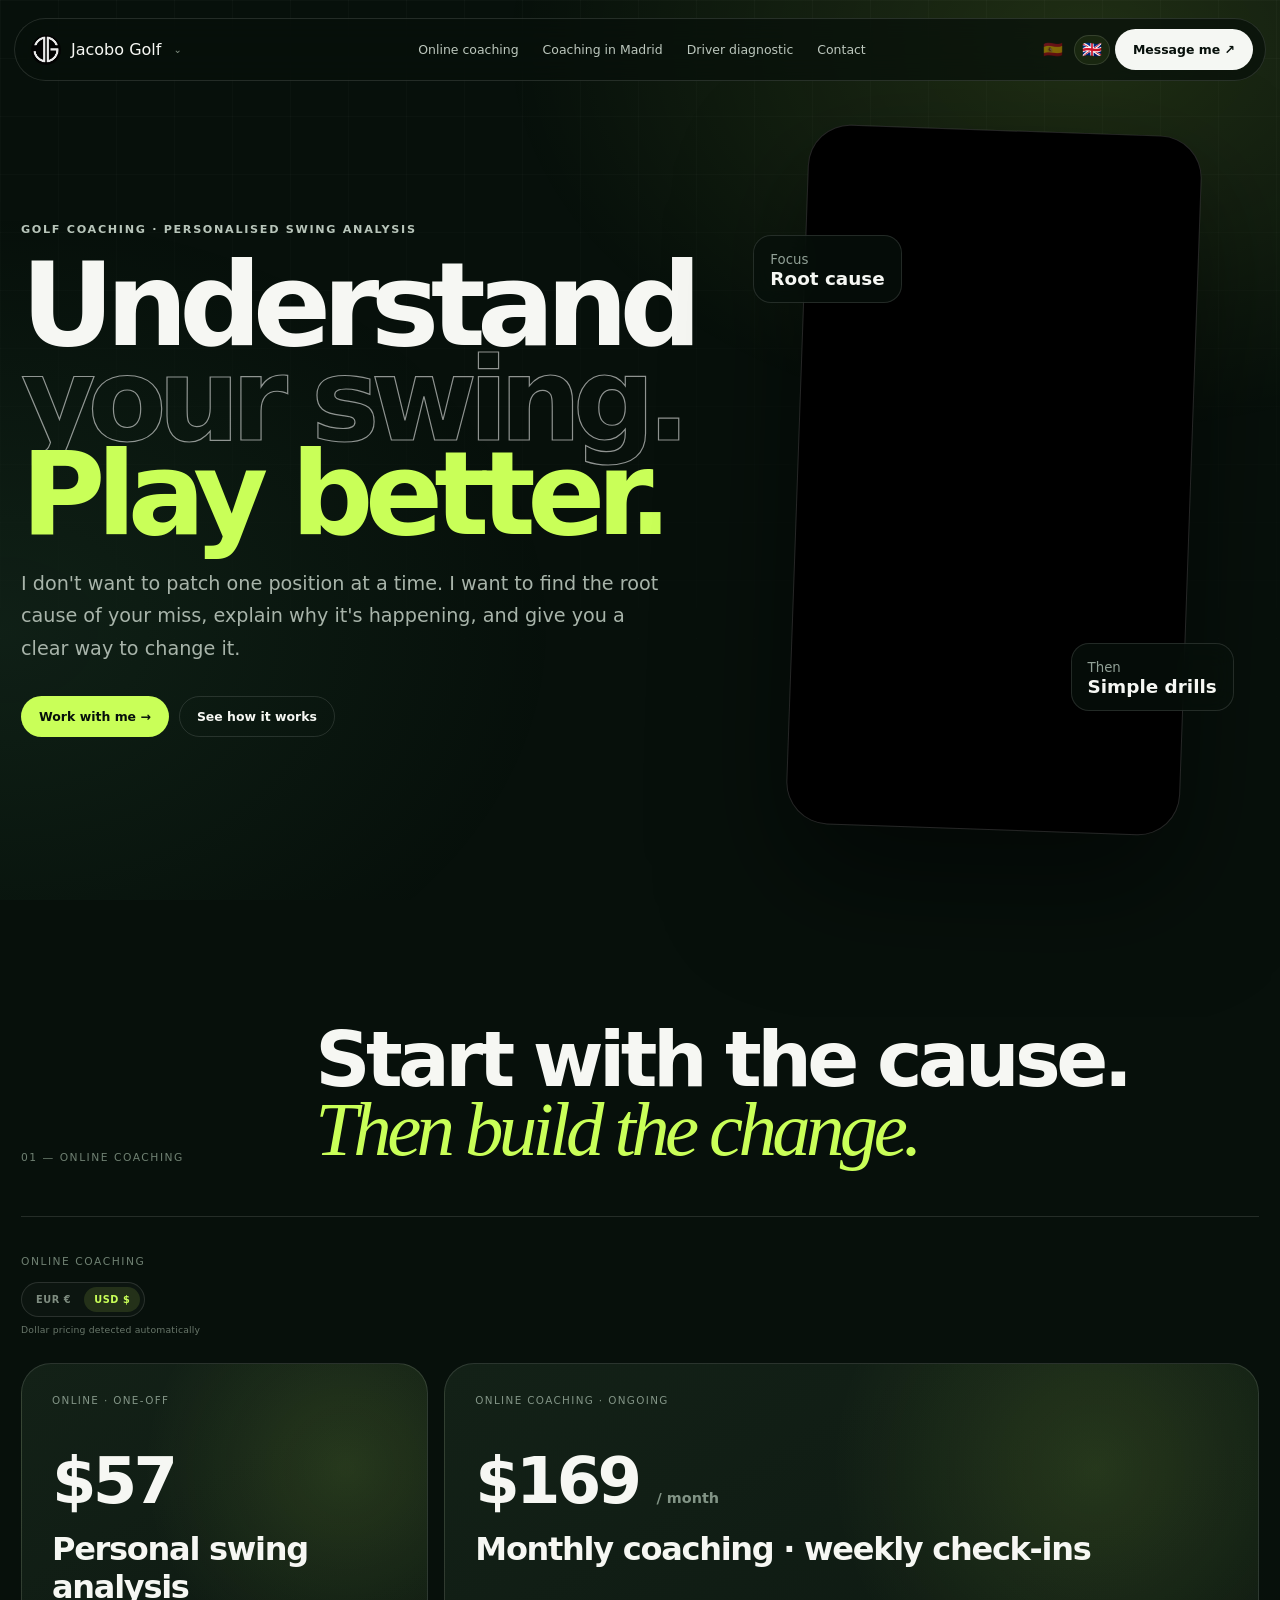
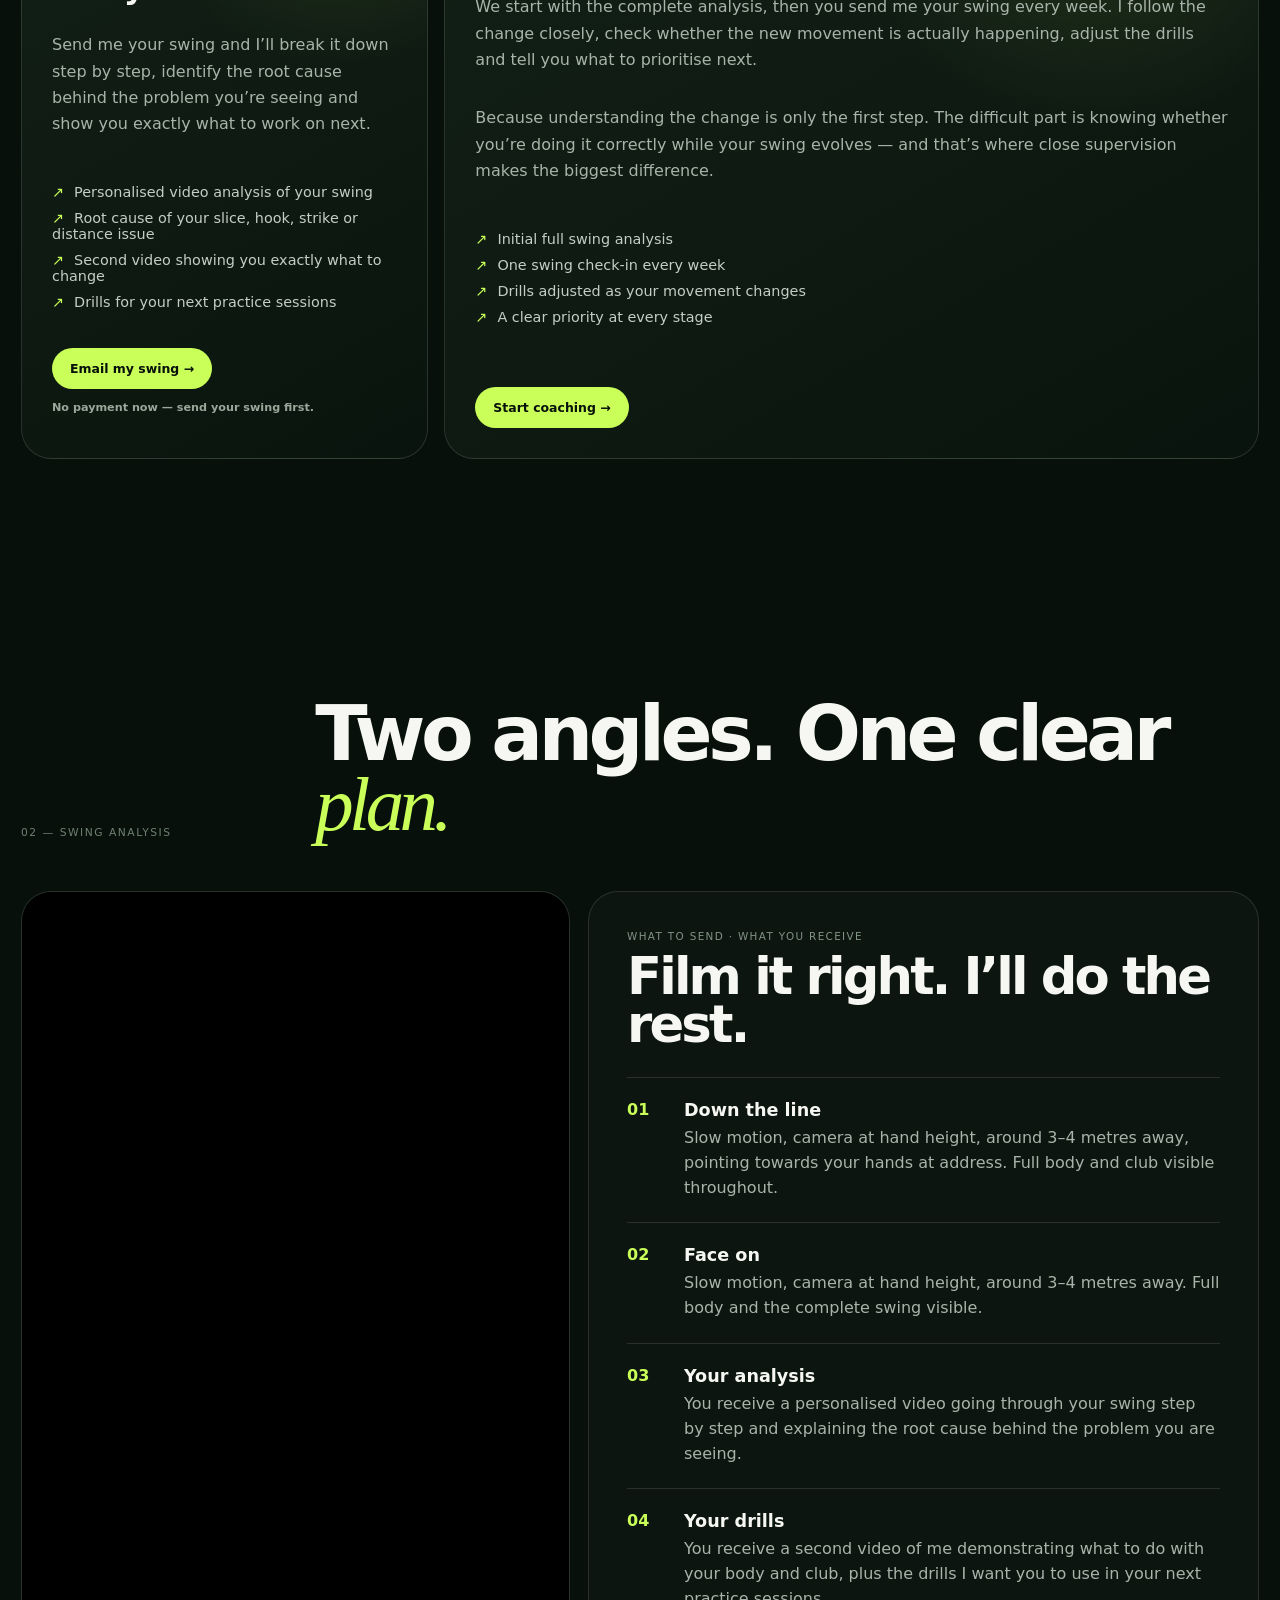
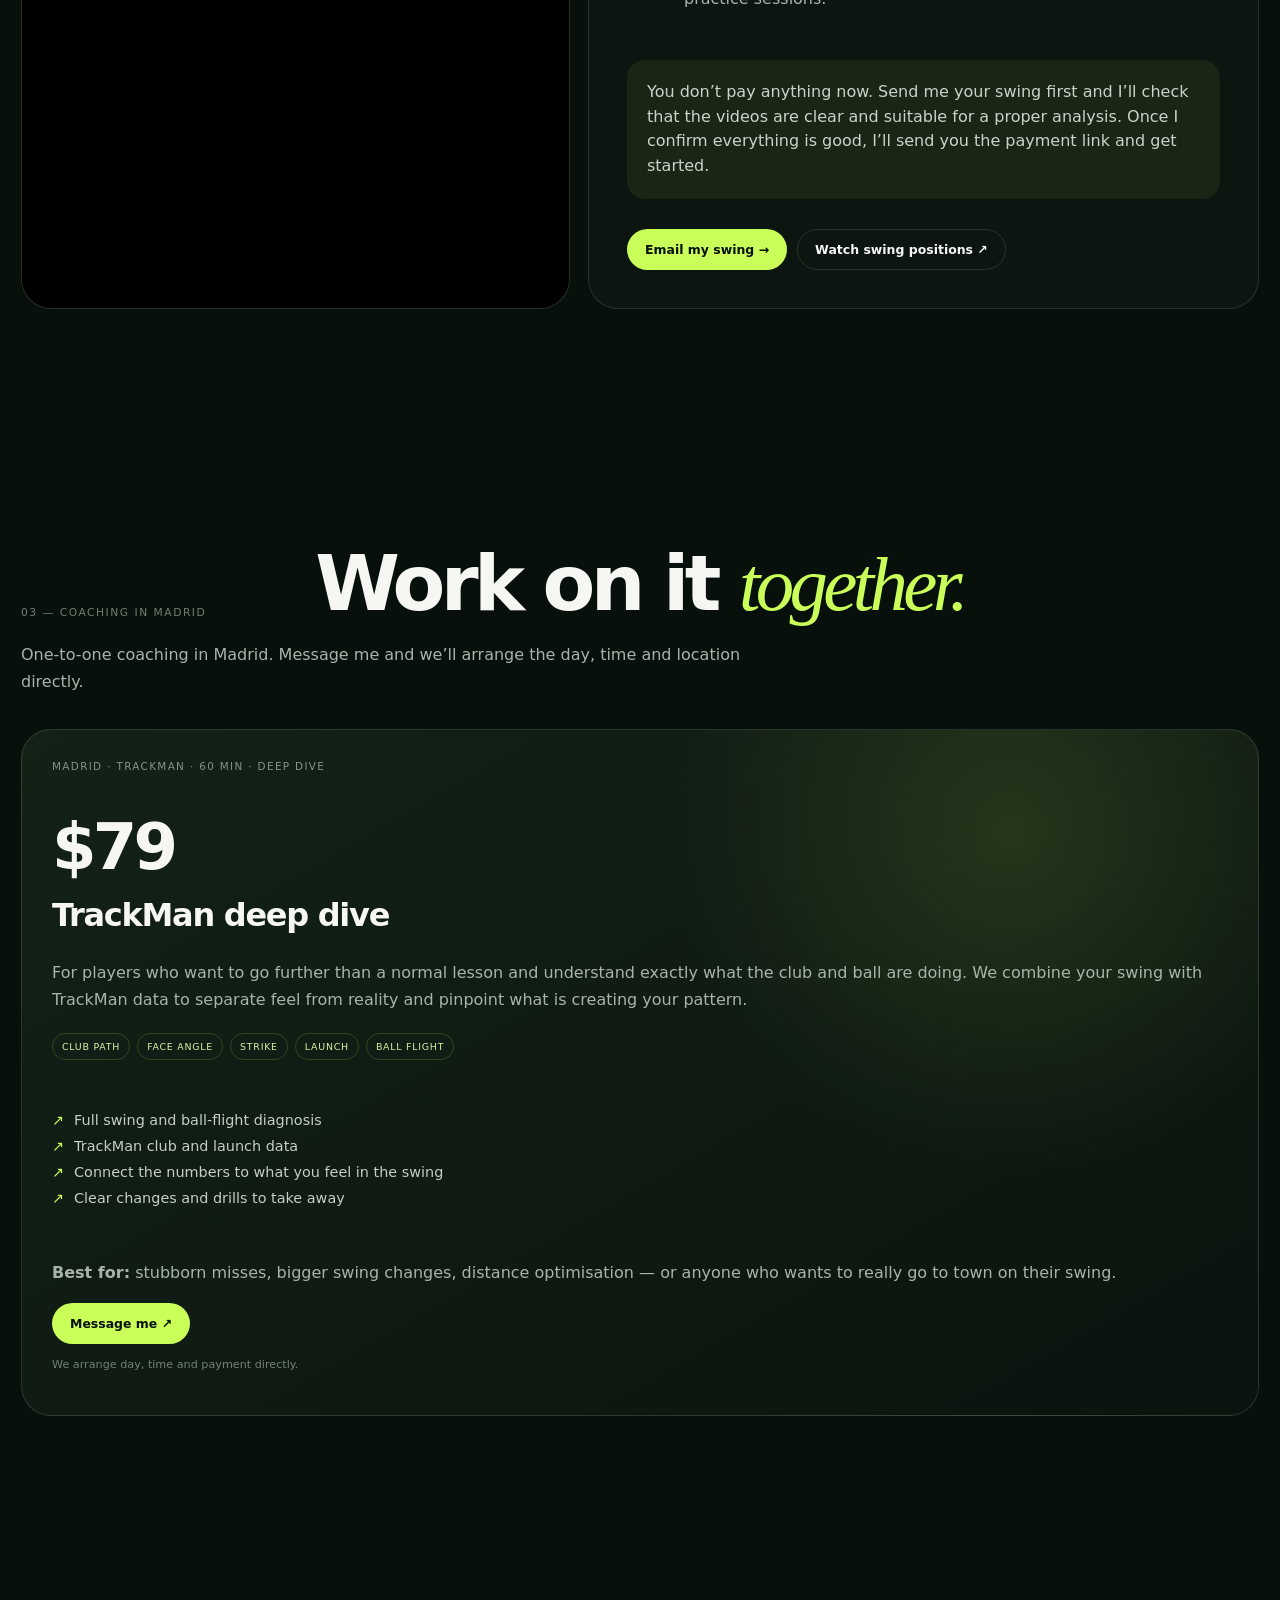
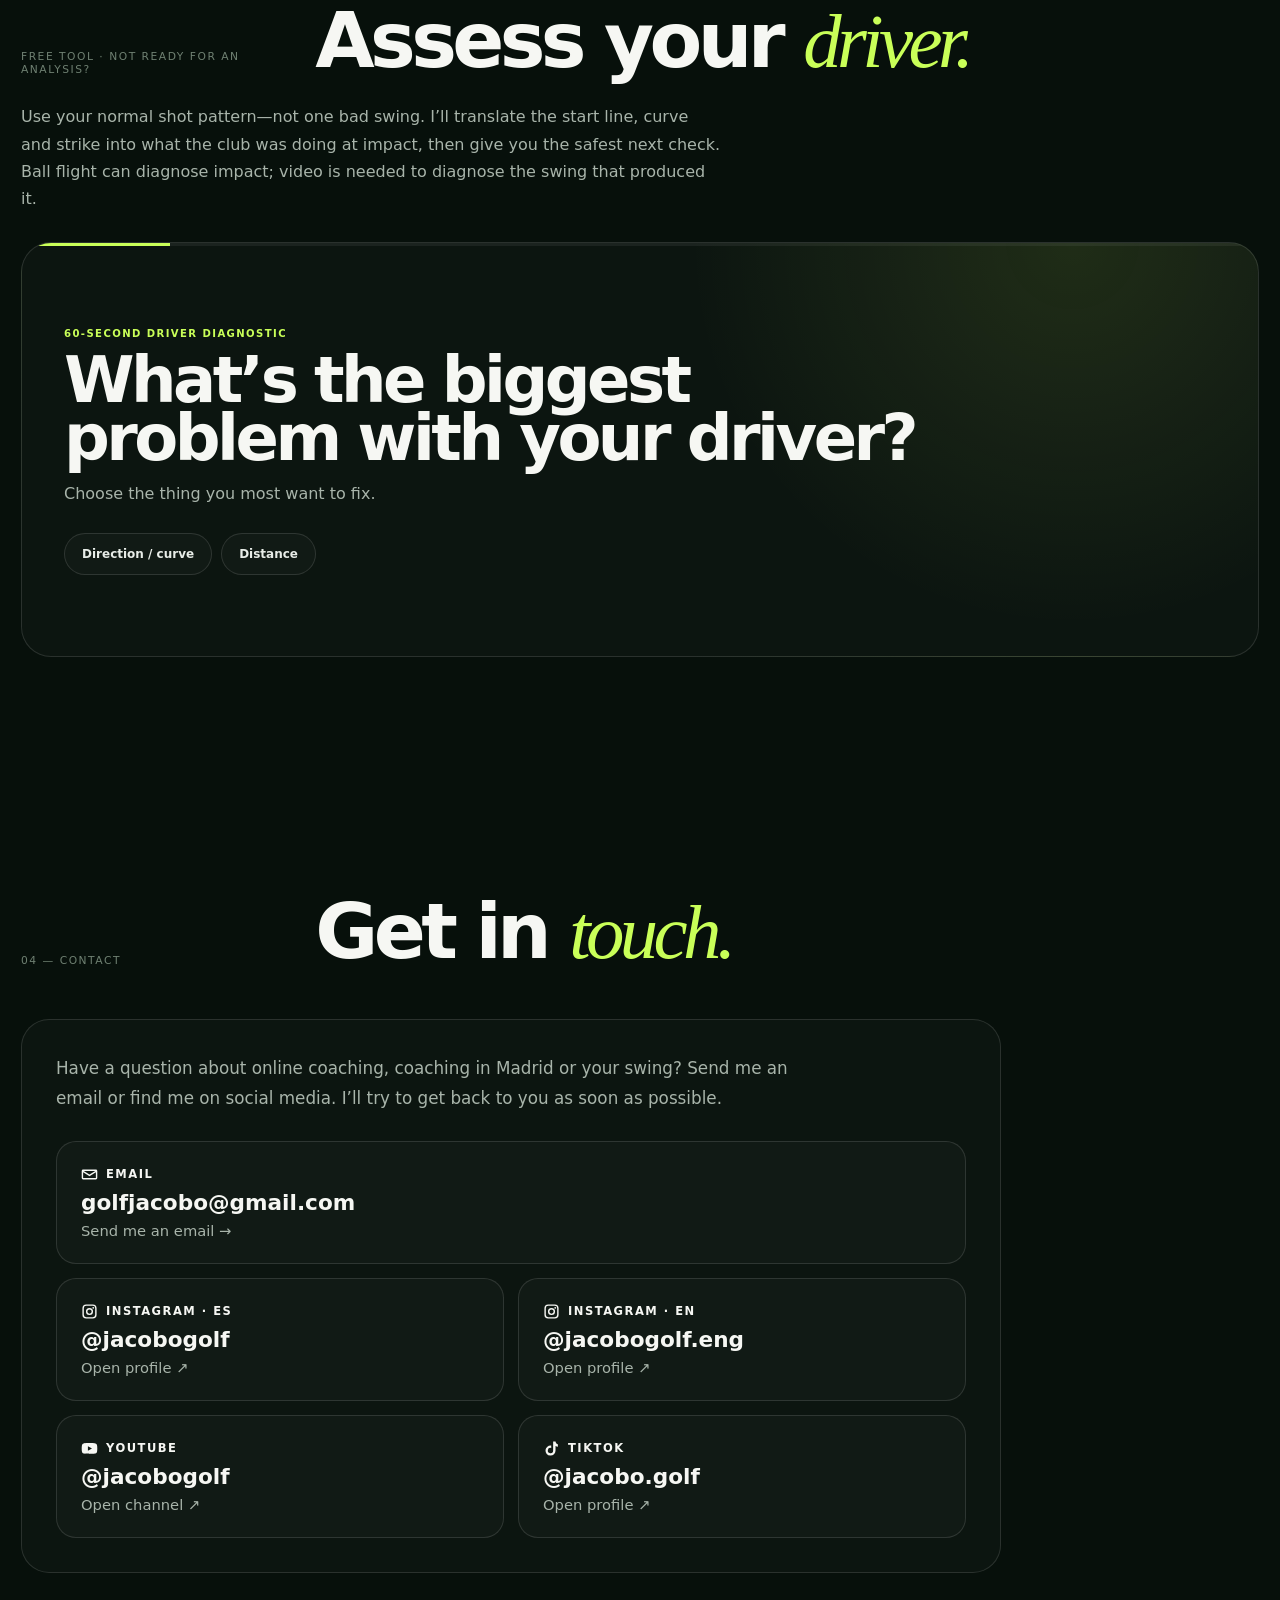
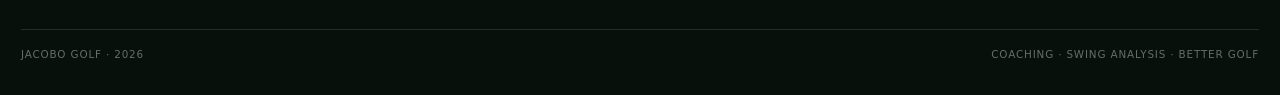
<file: jacobogolf-driver-fully-bilingual.html>
<!doctype html>
<html lang="en"><head><meta charset="utf-8"><meta name="viewport" content="width=device-width,initial-scale=1"><meta name="theme-color" content="#07100b"><title>Jacobo Golf — Coaching & Swing Analysis</title><meta name="description" content="Golf coaching and personalised swing analysis with Jacobo Gabeiras.">
<style>
:root{--bg:#07100b;--panel:#0d1811;--panel2:#122019;--text:#f6f7f3;--muted:#a8b4aa;--line:rgba(255,255,255,.12);--lime:#c9ff58;--green:#78e09a;--max:1240px;--r:30px}*{box-sizing:border-box}html{scroll-behavior:smooth}body{margin:0;background:var(--bg);color:var(--text);font-family:Inter,ui-sans-serif,system-ui,-apple-system,BlinkMacSystemFont,"Segoe UI",sans-serif;overflow-x:hidden}a{color:inherit;text-decoration:none}.wrap{width:min(calc(100% - 42px),var(--max));margin:auto}.ambient{position:fixed;inset:0;z-index:-2;background:radial-gradient(900px 600px at 85% 5%,rgba(201,255,88,.13),transparent 65%),radial-gradient(800px 600px at 0 70%,rgba(120,224,154,.08),transparent 70%)}.grid{position:fixed;inset:0;z-index:-1;background-image:linear-gradient(rgba(255,255,255,.025) 1px,transparent 1px),linear-gradient(90deg,rgba(255,255,255,.025) 1px,transparent 1px);background-size:58px 58px;mask-image:linear-gradient(#000,transparent 90%)}
nav{position:fixed;z-index:20;top:18px;left:50%;transform:translateX(-50%);width:min(calc(100% - 28px),1280px);display:flex;align-items:center;justify-content:space-between;padding:10px 12px 10px 16px;border:1px solid var(--line);border-radius:999px;background:rgba(7,16,11,.72);backdrop-filter:blur(18px)}.brand{display:flex;align-items:center;gap:10px;font-weight:900}.brand img{width:30px;height:30px;border-radius:50%;object-fit:cover;filter:invert(1)}.links{display:flex;gap:24px;color:#bcc7bd;font-size:.78rem}.pill,.btn{border-radius:999px;padding:12px 17px;font-weight:850;font-size:.78rem;border:1px solid var(--line);display:inline-flex;align-items:center;justify-content:center;gap:8px}.pill{background:#f5f7f3;color:#07100b}.btn.primary{background:var(--lime);color:#07100b;border-color:transparent}.btn:hover,.pill:hover{transform:translateY(-2px)}
.hero{min-height:100vh;display:grid;grid-template-columns:1.05fr .95fr;gap:60px;align-items:center;padding:130px 0 75px}.eyebrow{font-size:.7rem;text-transform:uppercase;letter-spacing:.15em;color:#b8c5ba;font-weight:800}.hero h1{font-size:clamp(4.5rem,9vw,9.5rem);line-height:.82;letter-spacing:-.075em;margin:22px 0 26px}.hero h1 span{display:block;color:transparent;-webkit-text-stroke:1.2px rgba(255,255,255,.55)}.hero h1 em{display:block;color:var(--lime);font-style:normal}.hero p{font-size:clamp(1rem,1.5vw,1.22rem);line-height:1.7;color:var(--muted);max-width:650px}.actions{display:flex;gap:10px;flex-wrap:wrap;margin-top:30px}.hero-media{position:relative;height:700px;display:flex;justify-content:center}.phone{height:100%;aspect-ratio:512/910;border-radius:42px;overflow:hidden;border:1px solid rgba(255,255,255,.15);box-shadow:0 55px 120px rgba(0,0,0,.5);transform:rotate(2deg);background:#000}.phone video{width:100%;height:100%;object-fit:cover}.badge{position:absolute;background:rgba(7,16,11,.76);border:1px solid var(--line);backdrop-filter:blur(14px);border-radius:18px;padding:13px 16px}.badge b{display:block;font-size:1.15rem}.badge small{color:#91a096}.b1{left:0;top:15%}.b2{right:0;bottom:17%}.section{padding:120px 0}.head{display:grid;grid-template-columns:.28fr 1fr;gap:30px;align-items:end;margin-bottom:52px}.index{font-size:.67rem;color:#6f8072;text-transform:uppercase;letter-spacing:.14em}.head h2{font-size:clamp(3.2rem,6vw,6.5rem);line-height:.9;letter-spacing:-.06em;margin:0}.head h2 em{font-family:Georgia,serif;font-weight:400;color:var(--lime)}
.services{display:grid;grid-template-columns:repeat(3,1fr);gap:16px}.card{border:1px solid var(--line);border-radius:var(--r);padding:30px;background:linear-gradient(150deg,rgba(255,255,255,.055),rgba(255,255,255,.018));min-height:520px;position:relative;display:flex;flex-direction:column}.card.featured{background:radial-gradient(circle at 80% 15%,rgba(201,255,88,.12),transparent 30%),linear-gradient(150deg,#132117,#0a140e)}.kicker{font-size:.65rem;text-transform:uppercase;letter-spacing:.13em;color:#829486}.price{font-size:clamp(3.1rem,5vw,5.3rem);font-weight:900;letter-spacing:-.06em;margin:38px 0 2px}.price small{font-size:.9rem;color:#829486;letter-spacing:0}.card h3{font-size:2rem;letter-spacing:-.04em;margin:10px 0}.card p{color:var(--muted);line-height:1.65}.checks{list-style:none;padding:0;margin:20px 0 28px;color:#c4cec6;font-size:.9rem}.checks li{margin:10px 0}.checks li:before{content:"↗";color:var(--lime);margin-right:10px}.card .btn{margin-top:auto;width:fit-content}.note{font-size:.7rem!important;color:#738077!important;margin-top:12px!important}
.analysis{display:grid;grid-template-columns:.9fr 1.1fr;gap:18px}.guide,.deliver{border:1px solid var(--line);border-radius:var(--r);overflow:hidden;background:rgba(255,255,255,.025)}.guide video{width:100%;height:100%;min-height:610px;object-fit:cover;display:block;background:#000}.deliver{padding:38px}.deliver h3{font-size:clamp(2.5rem,4vw,4.5rem);line-height:.95;letter-spacing:-.055em;margin:10px 0 28px}.step{padding:22px 0;border-top:1px solid var(--line);display:grid;grid-template-columns:42px 1fr;gap:15px}.step b{color:var(--lime)}.step h4{margin:0 0 6px;font-size:1.1rem}.step p{margin:0;color:var(--muted);line-height:1.55}.quote{margin-top:26px;padding:20px;border-radius:18px;background:rgba(201,255,88,.07);color:#c9d3ca;line-height:1.55}.proof{display:grid;grid-template-columns:1fr 1fr;gap:18px}.proof-card{border:1px solid var(--line);border-radius:var(--r);padding:36px;background:rgba(255,255,255,.025)}.proof-card h3{font-size:clamp(2.2rem,4vw,4rem);letter-spacing:-.05em;margin:0 0 18px}.proof-card p{color:var(--muted);line-height:1.7}.coming{display:grid;place-items:center;min-height:360px;border-style:dashed;color:#78877a;text-align:center}.footer{padding:100px 0 35px}.footer h2{font-size:clamp(4rem,8vw,8.5rem);line-height:.84;letter-spacing:-.07em;margin:0}.footer h2 span{display:block;color:var(--lime)}.footer p{color:var(--muted);max-width:620px;line-height:1.7}.bottom{margin-top:60px;padding-top:18px;border-top:1px solid var(--line);display:flex;justify-content:space-between;color:#637065;font-size:.65rem;text-transform:uppercase;letter-spacing:.08em}.reveal{opacity:0;transform:translateY(22px);transition:.65s}.reveal.on{opacity:1;transform:none}
@media(max-width:900px){.links{display:none}.hero{grid-template-columns:1fr}.hero-media{height:590px}.services{grid-template-columns:1fr}.card{min-height:auto}.analysis,.proof{grid-template-columns:1fr}.head{grid-template-columns:1fr}.guide img{min-height:0}.section{padding:90px 0}}@media(max-width:560px){.wrap{width:min(calc(100% - 26px),var(--max))}.hero h1{font-size:17vw}.hero-media{height:510px}.badge{display:none}.head h2{font-size:13vw}.deliver{padding:26px}.card{padding:25px}.bottom{flex-direction:column;gap:8px}}

.service-group{grid-column:1/-1;margin:34px 0 0;padding-top:38px;border-top:1px solid var(--line);display:grid;grid-template-columns:.28fr 1fr;gap:30px;align-items:end}
.service-group:first-child{margin-top:0;padding-top:0;border-top:0}
.service-group .label{font-size:.67rem;color:#6f8072;text-transform:uppercase;letter-spacing:.14em}
.service-group h3{font-size:clamp(2rem,3.7vw,4rem);line-height:.95;letter-spacing:-.05em;margin:0}
.service-group h3 em{font-family:Georgia,serif;font-weight:400;color:var(--lime)}
.trackman-data{display:flex;gap:7px;flex-wrap:wrap;margin:4px 0 22px}
.trackman-data span{font-size:.59rem;letter-spacing:.08em;border:1px solid rgba(201,255,88,.18);border-radius:999px;padding:7px 9px;color:#d8f4a5}
@media(max-width:900px){.service-group{grid-template-columns:1fr}}

/* v4: mobile-first refinements, brand menu, real before/after */
.nav{position:relative}
.brand{cursor:pointer;background:none;border:0;color:inherit;font:inherit;padding:0}
.brand-chevron{font-size:.66rem;color:#7f8ca0;transition:transform .2s}
.brand[aria-expanded="true"] .brand-chevron{transform:rotate(180deg)}
.brand-menu{position:absolute;top:58px;left:14px;min-width:235px;padding:9px;border:1px solid var(--line);border-radius:18px;background:rgba(8,11,18,.97);backdrop-filter:blur(22px);box-shadow:0 24px 60px rgba(0,0,0,.42);opacity:0;visibility:hidden;transform:translateY(-7px);transition:.2s ease}
.brand-menu.open{opacity:1;visibility:visible;transform:none}
.brand-menu a{display:flex;justify-content:space-between;gap:20px;padding:11px 12px;border-radius:12px;color:#b9c4d3;font-size:.75rem;font-weight:750}
.brand-menu a:hover{background:rgba(255,255,255,.055);color:white}
.brand-menu small{color:#64738a;font-size:.57rem;text-transform:uppercase;letter-spacing:.09em}

.transformations{display:grid;gap:18px}
.transformation{border:1px solid var(--line);border-radius:var(--radius);padding:30px;background:linear-gradient(155deg,rgba(255,255,255,.045),rgba(255,255,255,.018))}
.transformation-head{display:flex;justify-content:space-between;align-items:flex-end;gap:22px;margin-bottom:22px}
.transformation-head h3{font-size:clamp(2rem,4vw,4rem);line-height:.95;letter-spacing:-.05em;margin:8px 0 0}
.transformation-head p{max-width:500px;color:#8e9bad;line-height:1.6;margin:0}
.ba-grid{display:grid;grid-template-columns:1fr 1fr;gap:12px}
.ba-video{position:relative;overflow:hidden;border-radius:22px;background:#05070b;border:1px solid rgba(255,255,255,.08)}
.ba-video video{display:block;width:100%;aspect-ratio:9/16;object-fit:cover;background:#05070b}
.ba-label{position:absolute;z-index:2;top:12px;left:12px;padding:7px 10px;border-radius:999px;background:rgba(7,10,16,.72);backdrop-filter:blur(12px);font-size:.62rem;font-weight:850;text-transform:uppercase;letter-spacing:.1em}
.ba-label.after{color:var(--lime)}

@media(max-width:980px){
  .nav-wrap{top:10px;padding:0 10px}.nav{padding:9px 10px 9px 14px}.nav-links{display:none}.cv-btn{padding:9px 12px}
  .hero{min-height:auto;grid-template-columns:1fr;padding:116px 0 52px;gap:22px}
  .portrait-wrap{min-height:0}.portrait{width:100%;max-width:500px;aspect-ratio:4/5;border-radius:28px}
  .section{padding:76px 0}.section-head{margin-bottom:35px}.focus-line{margin:-5px 0 38px}
  .service-group{margin-top:22px;padding-top:28px;gap:9px}
  .services{grid-template-columns:1fr!important}
  .card{grid-column:auto!important;min-height:0!important;padding:26px!important}
  .card .btn{position:static!important;margin-top:20px}.checks{margin-bottom:8px!important}
  .research-card{min-height:0}.research-card h3{margin:36px 0 10px}
  .footer{padding-top:75px}
}
@media(max-width:620px){
  .wrap{width:min(calc(100% - 24px),var(--max))}
  .brand{font-size:.86rem}.cv-btn{font-size:.66rem}
  .brand-menu{position:fixed;top:68px;left:10px;right:10px;min-width:0}
  .hero h1{font-size:clamp(3.05rem,16vw,5.05rem);line-height:.84;margin:18px 0 20px}
  .hero-intro{font-size:.97rem;line-height:1.6}.hero-meta{display:none}
  .actions{gap:8px}.btn{padding:12px 14px}
  .portrait-wrap{margin-top:6px}.portrait{width:100%;aspect-ratio:4/5;object-position:center}
  .f1{top:12px;left:10px}.f2{right:10px;bottom:14px}.float-card{padding:10px 12px;border-radius:14px}
  .section-title,.head h2{font-size:clamp(2.7rem,13vw,4.4rem)!important}
  .section-index,.index{font-size:.6rem}
  .service-group{display:block}.service-group h3{font-size:2.3rem;margin-top:8px}
  .card{margin-top:12px;border-radius:24px}.card h3{font-size:2.35rem!important}
  .card p{font-size:.93rem;line-height:1.58}.checks li{font-size:.87rem;line-height:1.45}
  .price{font-size:3.6rem!important}.trackman-data{gap:5px}.trackman-data span{font-size:.52rem;padding:6px 8px}
  .research-grid{grid-template-columns:1fr!important}.video-guide{border-radius:22px}
  .transformation{padding:17px;border-radius:24px}.transformation-head{display:block;margin-bottom:15px}
  .transformation-head h3{font-size:2.55rem}.transformation-head p{margin-top:10px;font-size:.88rem}
  .ba-grid{gap:7px}.ba-video{border-radius:15px}.ba-label{top:7px;left:7px;padding:5px 7px;font-size:.52rem}
  .footer h2{font-size:clamp(3rem,15vw,5.5rem)}.footer-bottom{margin-top:45px}
}


/* Compact before/after examples */
.results-compact{padding-top:84px;padding-bottom:92px}
.results-compact .section-head{margin-bottom:24px}
.results-intro{max-width:720px;color:#8f9bad;line-height:1.65;margin:0 0 28px}
.results-grid{display:grid;grid-template-columns:1fr 1fr;gap:16px}
.result-pair{border:1px solid var(--line);border-radius:24px;padding:16px;background:rgba(255,255,255,.02)}
.result-name{font-size:.7rem;font-weight:800;letter-spacing:.1em;text-transform:uppercase;color:#8d9aab;margin:0 0 10px 2px}
.result-videos{display:grid;grid-template-columns:1fr 1fr;gap:8px}
.result-video{position:relative;overflow:hidden;border-radius:16px;background:#05070b;aspect-ratio:9/16}
.result-video video{display:block;width:100%;height:100%;object-fit:cover}
.result-video span{position:absolute;z-index:2;top:8px;left:8px;padding:5px 7px;border-radius:999px;background:rgba(7,10,16,.7);backdrop-filter:blur(10px);font-size:.5rem;font-weight:850;letter-spacing:.09em;text-transform:uppercase}
.result-video span.after{color:var(--lime)}

@media(max-width:760px){
  .results-compact{padding-top:64px;padding-bottom:72px}
  .results-grid{grid-template-columns:1fr;gap:12px}
  .result-pair{padding:12px;border-radius:20px}
  .result-videos{gap:6px}
  .result-video{border-radius:14px}
}


/* Smaller, understated before/after examples */
.results-compact{padding-top:54px;padding-bottom:64px}
.results-compact .section-head{margin-bottom:16px}
.results-intro{max-width:620px;margin-bottom:20px}
.results-grid{
  display:grid;
  grid-template-columns:repeat(2,minmax(0,360px));
  justify-content:center;
  gap:14px;
}
.result-pair{
  padding:12px;
  border-radius:18px;
}
.result-copy{margin:0 0 9px 2px}
.result-name{margin:0 0 4px}
.result-copy p{
  margin:0;
  color:#8996a8;
  font-size:.76rem;
  line-height:1.4;
}
.result-videos{gap:6px}
.result-video{
  border-radius:12px;
  aspect-ratio:9/16;
}
.result-video video{
  width:100%;
  height:100%;
  object-fit:cover;
}
.result-video span{
  top:6px;
  left:6px;
  padding:4px 6px;
  font-size:.45rem;
}

@media(max-width:760px){
  .results-compact{padding-top:44px;padding-bottom:54px}
  .results-grid{
    grid-template-columns:1fr 1fr;
    gap:8px;
  }
  .result-pair{
    padding:8px;
    border-radius:15px;
  }
  .result-copy{margin-bottom:7px}
  .result-copy p{
    font-size:.66rem;
    line-height:1.32;
  }
  .result-name{font-size:.62rem}
  .result-videos{gap:4px}
  .result-video{border-radius:10px}
  .result-video span{
    top:4px;
    left:4px;
    padding:3px 5px;
    font-size:.4rem;
  }
}

.driver-tool{padding-top:70px}.driver-intro{max-width:700px;color:var(--muted);line-height:1.7;margin:-25px 0 30px}.driver-box{border:1px solid var(--line);border-radius:var(--r);background:radial-gradient(circle at 85% 0,rgba(201,255,88,.10),transparent 34%),rgba(255,255,255,.025);overflow:hidden}.driver-bar{height:3px;background:rgba(255,255,255,.06)}.driver-bar i{display:block;height:100%;width:10%;background:var(--lime);transition:.3s}.driver-stage{min-height:410px;padding:42px;display:flex;flex-direction:column;justify-content:center}.driver-kicker{font-size:.63rem;text-transform:uppercase;letter-spacing:.14em;color:var(--lime);font-weight:850;margin-bottom:12px}.driver-stage h3{font-size:clamp(2.5rem,5vw,5rem);line-height:.92;letter-spacing:-.055em;margin:0 0 13px;max-width:900px}.driver-stage>p{max-width:670px;color:var(--muted);line-height:1.65;margin:0 0 25px}.driver-options{display:flex;flex-wrap:wrap;gap:9px}.driver-choice{font:inherit;color:#e8ede8;background:rgba(255,255,255,.025);border:1px solid var(--line);border-radius:999px;padding:13px 17px;font-size:.75rem;font-weight:850;cursor:pointer}.driver-look{margin:23px 0;padding:18px;border:1px solid var(--line);border-radius:18px}.driver-look span{display:inline-block;border:1px solid rgba(255,255,255,.09);border-radius:999px;padding:6px 9px;margin:3px;font-size:.64rem}.driver-takeaway{margin-top:25px;padding-top:22px;border-top:1px solid var(--line)}.driver-result-copy,.driver-takeaway p{color:var(--muted);line-height:1.7;max-width:780px}.driver-back{border:0;background:none;color:#718077;font:inherit;font-size:.68rem;padding:0;margin-top:24px;cursor:pointer}.driver-reset{margin-left:7px}@media(max-width:560px){.driver-tool{padding-top:48px}.driver-stage{padding:28px 17px;min-height:430px}.driver-stage h3{font-size:clamp(2.5rem,12vw,3.7rem)}.driver-options{display:grid;grid-template-columns:1fr 1fr;width:100%;gap:7px}.driver-choice{border-radius:15px;padding:13px 8px;font-size:.67rem}.driver-reset{margin:8px 0 0}}
/* Navigation refresh */
nav{
  display:grid;
  grid-template-columns:1fr auto 1fr;
  align-items:center;
}
.brand{
  justify-self:start;
  cursor:pointer;
  background:none;
  border:0;
  color:inherit;
  font:inherit;
  padding:0;
}
.links{
  justify-self:center;
  align-items:center;
}
.pill{
  justify-self:end;
}
.brand-chevron{
  font-size:.62rem;
  color:#809083;
  margin-left:2px;
  transition:transform .2s ease;
}
.brand[aria-expanded="true"] .brand-chevron{transform:rotate(180deg)}

.brand-menu{
  position:absolute;
  top:58px;
  left:14px;
  min-width:245px;
  padding:9px;
  border:1px solid var(--line);
  border-radius:18px;
  background:rgba(7,16,11,.97);
  backdrop-filter:blur(22px);
  box-shadow:0 24px 60px rgba(0,0,0,.42);
  opacity:0;
  visibility:hidden;
  transform:translateY(-7px);
  transition:.2s ease;
}
.brand-menu.open{
  opacity:1;
  visibility:visible;
  transform:none;
}
.brand-menu a{
  display:flex;
  justify-content:space-between;
  gap:20px;
  padding:11px 12px;
  border-radius:12px;
  color:#bdc8bf;
  font-size:.75rem;
  font-weight:750;
}
.brand-menu a:hover{
  background:rgba(255,255,255,.055);
  color:white;
}
.brand-menu small{
  color:#69766c;
  font-size:.56rem;
  text-transform:uppercase;
  letter-spacing:.09em;
}

@media(max-width:900px){
  nav{
    display:flex;
    justify-content:space-between;
  }
  .links{display:none}
  .brand-menu{
    position:fixed;
    top:68px;
    left:10px;
    right:10px;
    min-width:0;
  }
}


/* Automatic EUR / USD pricing for online coaching */
.currency-switch{position:relative;z-index:5;pointer-events:auto;display:inline-flex;align-items:center;gap:3px;margin-top:14px;padding:4px;border:1px solid var(--line);border-radius:999px;background:rgba(255,255,255,.025)}
.currency-switch button{appearance:none;pointer-events:auto;border:0;background:transparent;color:#7f8d81;border-radius:999px;padding:7px 10px;font:inherit;font-size:.61rem;font-weight:850;letter-spacing:.06em;cursor:pointer;transition:.18s ease}
.currency-switch button.active{background:rgba(201,255,88,.12);color:var(--lime)}
.currency-note{display:block;margin-top:7px;color:#68766a;font-size:.58rem;letter-spacing:.02em}
@media(max-width:560px){.currency-switch{margin-top:11px}}


/* Language selector */
.nav-actions{justify-self:end;display:flex;align-items:center;gap:5px}
.lang-switch{display:flex;align-items:center;gap:3px}
.lang-switch{position:relative;z-index:40;pointer-events:auto}.lang-switch button{appearance:none;pointer-events:auto;border:1px solid transparent;background:transparent;border-radius:999px;padding:6px 7px;cursor:pointer;font-size:1rem;line-height:1;opacity:.48;transition:.18s}
.lang-switch button:hover{opacity:1;background:rgba(255,255,255,.04)}
.lang-switch button.active{opacity:1;border-color:var(--line);background:rgba(201,255,88,.07)}
@media(max-width:900px){.nav-actions{margin-left:auto}.lang-switch button{font-size:.95rem;padding:5px 6px}}


.hero h1 strong{display:block;font:inherit;color:var(--text);font-weight:900}
.footer h2 strong{display:block;font:inherit;font-weight:900}
.online-services,.inperson-services{display:grid;grid-template-columns:1fr 2fr;gap:16px}
#inperson .head{margin-bottom:22px}
.inperson-intro{color:var(--muted);line-height:1.7;max-width:720px;margin:0 0 34px}
#coaching .service-group{margin-bottom:28px}
@media(max-width:900px){
  .online-services,.inperson-services{grid-template-columns:1fr}
}


.contact-section{padding-bottom:56px}
.contact-card{max-width:980px;border:1px solid var(--line);border-radius:28px;padding:34px;background:rgba(255,255,255,.025)}
.contact-intro{max-width:760px;margin:0 0 28px;color:var(--muted);font-size:1.05rem;line-height:1.75}
.contact-options{display:grid;grid-template-columns:1fr 1fr;gap:14px}
.contact-option{display:flex;flex-direction:column;gap:7px;padding:24px;border:1px solid var(--line);border-radius:20px;text-decoration:none;color:var(--text);background:rgba(255,255,255,.025);transition:.2s ease}
.contact-option:hover{transform:translateY(-2px);border-color:rgba(255,255,255,.24);background:rgba(255,255,255,.045)}
.contact-option small{text-transform:uppercase;letter-spacing:.13em;color:var(--accent);font-weight:800;font-size:.72rem}
.contact-option strong{font-size:clamp(1.05rem,2vw,1.35rem);overflow-wrap:anywhere}
.contact-option span{color:var(--muted);font-size:.92rem}
.contact-footer{padding-top:0}
.contact-footer .bottom{margin-top:0}
@media(max-width:700px){
  .contact-card{padding:24px 18px}
  .contact-options{grid-template-columns:1fr}
}


/* Final contact + single TrackMan card */
.contact-options-expanded{grid-template-columns:repeat(2,minmax(0,1fr))}
.contact-options-expanded .contact-email{grid-column:1/-1}
.inperson-services{display:block}
.inperson-services .trackman-only{max-width:980px}
@media(max-width:700px){
  .contact-options-expanded{grid-template-columns:1fr}
  .contact-options-expanded .contact-email{grid-column:auto}
}


.contact-option small{display:flex;align-items:center;gap:8px}
.contact-icon{width:17px;height:17px;flex:0 0 17px;fill:currentColor}


.analysis-reassurance{
  margin-top:10px!important;
  color:#9aa89c!important;
  font-weight:700;
}

</style>
<!-- Google tag (gtag.js) -->
<script async src="https://www.googletagmanager.com/gtag/js?id=G-EM07TWSKDV"></script>
<script>
  window.dataLayer = window.dataLayer || [];
  function gtag(){dataLayer.push(arguments);}
  gtag('js', new Date());
  gtag('config', 'G-EM07TWSKDV', {
    anonymize_ip: true
  });

  /* Important-link click tracking */
  document.addEventListener("click", function(event) {
    const link = event.target.closest("a[data-analytics]");
    if (!link) return;

    const section = link.closest("section, nav, footer");
    const sectionName = section
      ? (section.id || (section.tagName.toLowerCase() === "nav" ? "navigation" : section.tagName.toLowerCase()))
      : "unknown";

    gtag("event", "site_link_click", {
      click_target: link.dataset.analytics,
      page_section: sectionName,
      page_language: document.documentElement.lang || "unknown",
      displayed_currency: document.documentElement.dataset.currency || "unknown"
    });
  });
</script>
</head><body><div class="ambient"></div><div class="grid"></div>

<nav>
  <button class="brand" id="brandToggle" type="button" aria-expanded="false" aria-controls="brandMenu">
    <img src="assets/images/logo.jpeg" alt="Jacobo Golf">Jacobo Golf<span class="brand-chevron">⌄</span>
  </button>

  <div class="brand-menu" id="brandMenu">
    <a href="#coaching"><span data-i18n="nav_online">Online coaching</span><small>01</small></a>
    <a href="#inperson"><span data-i18n="nav_inperson">Coaching in Madrid</span><small>02</small></a>
    <a href="#driver-fix"><span data-i18n="nav_driver">Driver diagnostic</span><small>03</small></a>
    <a href="#contact"><span data-i18n="nav_contact">Contact</span><small>04</small></a>
  </div>

  <div class="links">
    <a href="#coaching" data-i18n="nav_online">Online coaching</a>
    <a href="#inperson" data-i18n="nav_inperson">Coaching in Madrid</a>
    <a href="#driver-fix" data-i18n="nav_driver">Driver diagnostic</a>
    <a href="#contact" data-i18n="nav_contact">Contact</a>
  </div>

<div class="nav-actions">
    <div class="lang-switch" id="langSwitch" aria-label="Language">
      <button type="button" data-lang="es" title="Español" aria-label="Español" onclick="window.jgSetLanguage && window.jgSetLanguage('es')">🇪🇸</button>
      <button type="button" data-lang="en" title="English" aria-label="English" onclick="window.jgSetLanguage && window.jgSetLanguage('en')">🇬🇧</button>
    </div>
    <a class="pill" href="#contact" data-i18n="message_me" data-analytics="nav_contact">Message me ↗</a>
  </div>
</nav>


<main id="top">
<section class="hero wrap">
  <div class="reveal">
    <div class="eyebrow" data-i18n="hero_eyebrow">Golf coaching · Personalised swing analysis</div>
    <h1><strong data-i18n="hero_understand">Understand</strong><span data-i18n="hero_swing">your swing.</span><em data-i18n="hero_play">Play better.</em></h1>
    <p data-i18n="hero_copy">I don't want to patch one position at a time. I want to find the root cause of your miss, explain why it's happening, and give you a clear way to change it.</p>
    <div class="actions"><a class="btn primary" href="#coaching" data-i18n="work_with_me">Work with me →</a><a class="btn" href="#analysis" data-i18n="see_how">See how it works</a></div>
  </div>
  <div class="hero-media reveal">
    <div class="phone"><video autoplay muted loop playsinline preload="metadata"><source src="assets/video/driver-positions.mp4" type="video/mp4"></video></div>
    <div class="badge b1"><small data-i18n="focus">Focus</small><b data-i18n="root_cause">Root cause</b></div>
    <div class="badge b2"><small data-i18n="then">Then</small><b data-i18n="simple_drills">Simple drills</b></div>
  </div>
</section>

<section id="coaching" class="section wrap">
  <div class="head reveal">
    <div class="index" data-i18n="online_index">01 — Online coaching</div>
    <h2><span data-i18n="online_title_a">Start with the cause.</span> <em data-i18n="online_title_b">Then build the change.</em></h2>
  </div>

  <div class="service-group reveal">
    <div>
      <div class="label" data-i18n="online_label">Online coaching</div>
      <div class="currency-switch" id="currencySwitch" aria-label="Choose currency">
        <button type="button" data-currency="EUR" onclick="window.jgSetCurrency && window.jgSetCurrency('EUR')">EUR €</button>
        <button type="button" data-currency="USD" onclick="window.jgSetCurrency && window.jgSetCurrency('USD')">USD $</button>
      </div>
      <span class="currency-note" id="currencyNote" data-i18n="currency_region">Pricing shown for your region</span>
    </div>
  </div>

  <div class="services online-services">
    <article class="card featured reveal">
      <div class="kicker" data-i18n="analysis_kicker">Online · One-off</div>
      <div class="price" data-price-eur="€50" data-price-usd="$57">€50</div>
      <h3 data-i18n="analysis_name">Personal swing analysis</h3>
      <p data-i18n="analysis_copy">Send me your swing and I’ll break it down step by step, identify the root cause behind the problem you’re seeing and show you exactly what to work on next.</p>
      <ul class="checks">
        <li data-i18n="analysis_li1">Personalised video analysis of your swing</li>
        <li data-i18n="analysis_li2">Root cause of your slice, hook, strike or distance issue</li>
        <li data-i18n="analysis_li3">Second video showing you exactly what to change</li>
        <li data-i18n="analysis_li4">Drills for your next practice sessions</li>
      </ul>
      <a class="btn primary" href="mailto:golfjacobo@gmail.com?subject=Swing%20analysis" data-i18n="send_swing" data-analytics="swing_email">Send my swing →</a><p class="note analysis-reassurance" data-i18n="analysis_no_payment">No payment now — send your swing first.</p>
    </article>

    <article class="card featured reveal trackman-only">
      <div class="kicker" data-i18n="weekly_kicker">Online coaching · Ongoing</div>
      <div class="price" data-price-eur="€150 <small>/ mes</small>" data-price-usd="$169 <small>/ month</small>">€150 <small>/ mes</small></div>
      <h3 data-i18n="weekly_name">Monthly coaching · weekly check-ins</h3>
      <p data-i18n="weekly_copy1">We start with the complete analysis, then you send me your swing every week. I follow the change closely, check whether the new movement is actually happening, adjust the drills and tell you what to prioritise next.</p>
      <p data-i18n="weekly_copy2">Because understanding the change is only the first step. The difficult part is knowing whether you’re doing it correctly while your swing evolves — and that’s where close supervision makes the biggest difference.</p>
      <ul class="checks">
        <li data-i18n="weekly_li1">Initial full swing analysis</li>
        <li data-i18n="weekly_li2">One swing check-in every week</li>
        <li data-i18n="weekly_li3">Drills adjusted as your movement changes</li>
        <li data-i18n="weekly_li4">A clear priority at every stage</li>
      </ul>
      <a class="btn primary" href="PASTE_TALLY_COACHING_EUR_HERE" data-tally-destination="coaching" data-i18n="start_coaching">Start coaching →</a>
    </article>
  </div>
</section>

<section id="analysis" class="section wrap">
  <div class="head reveal">
    <div class="index" data-i18n="how_index">02 — Swing analysis</div>
    <h2><span data-i18n="how_title_a">Two angles.</span> <span data-i18n="how_title_b">One clear</span> <em data-i18n="how_title_c">plan.</em></h2>
  </div>
  <div class="analysis">
    <div class="guide reveal"><video autoplay muted loop playsinline preload="metadata" aria-label="Face-on and down-the-line filming guide"><source src="assets/video/dtl-faceon.mp4" type="video/mp4"></video></div>
    <div class="deliver reveal">
      <div class="kicker" data-i18n="what_send">What to send · What you receive</div>
      <h3 data-i18n="film_right">Film it right. I’ll do the rest.</h3>
      <div class="step"><b>01</b><div><h4 data-i18n="dtl">Down the line</h4><p data-i18n="dtl_copy">Slow motion, camera at hand height, around 3–4 metres away, pointing towards your hands at address. Full body and club visible throughout.</p></div></div>
      <div class="step"><b>02</b><div><h4 data-i18n="fo">Face on</h4><p data-i18n="fo_copy">Slow motion, camera at hand height, around 3–4 metres away. Full body and the complete swing visible.</p></div></div>
      <div class="step"><b>03</b><div><h4 data-i18n="your_analysis">Your analysis</h4><p data-i18n="your_analysis_copy">You receive a personalised video going through your swing step by step and explaining the root cause behind the problem you are seeing.</p></div></div>
      <div class="step"><b>04</b><div><h4 data-i18n="your_drills">Your drills</h4><p data-i18n="your_drills_copy">You receive a second video of me demonstrating what to do with your body and club, plus the drills I want you to use in your next practice sessions.</p></div></div>
      <div class="quote" data-i18n="payment_note">Before payment, I check that your videos are good enough to analyse. Once everything is clear, you complete payment and I get to work.</div>
      <div class="actions"><a class="btn primary" href="mailto:golfjacobo@gmail.com?subject=Swing%20analysis" data-i18n="upload_swing" data-analytics="swing_email">Upload my swing →</a><a class="btn" href="https://www.instagram.com/reel/DbYfWAgsVIc/" target="_blank" data-i18n="watch_positions">Watch swing positions ↗</a></div>
    </div>
  </div>
</section>

<section id="inperson" class="section wrap">
  <div class="head reveal">
    <div class="index" data-i18n="inperson_index">03 — Coaching in Madrid</div>
    <h2><span data-i18n="inperson_title_a">Work on it</span> <em data-i18n="inperson_title_b">together.</em></h2>
  </div>
  <p class="inperson-intro reveal" data-i18n="inperson_intro">One-to-one coaching in Madrid. Message me and we’ll arrange the day, time and location directly.</p>
  <div class="services inperson-services">
<article class="card featured reveal" style="grid-column:span 2">
      <div class="kicker" data-i18n="track_kicker">Madrid · TrackMan · 60 min · Deep dive</div>
      <div class="price" data-price-eur="€70" data-price-usd="$79">€70</div>
      <h3 data-i18n="track_name">TrackMan deep dive</h3>
      <p data-i18n="track_copy">For players who want to go further than a normal lesson and understand exactly what the club and ball are doing. We combine your swing with TrackMan data to separate feel from reality and pinpoint what is creating your pattern.</p>
      <div class="trackman-data"><span data-i18n="club_path">CLUB PATH</span><span data-i18n="face_angle">FACE ANGLE</span><span data-i18n="strike">STRIKE</span><span data-i18n="launch">LAUNCH</span><span data-i18n="ball_flight">BALL FLIGHT</span></div>
      <ul class="checks"><li data-i18n="track_li1">Full swing and ball-flight diagnosis</li><li data-i18n="track_li2">TrackMan club and launch data</li><li data-i18n="track_li3">Connect the numbers to what you feel in the swing</li><li data-i18n="track_li4">Clear changes and drills to take away</li></ul>
      <p><strong data-i18n="best_for">Best for:</strong> <span data-i18n="best_for_copy">stubborn misses, bigger swing changes, distance optimisation — or anyone who wants to really go to town on their swing.</span></p>
      <a class="btn primary" href="#contact" data-i18n="message_me" data-analytics="trackman_contact">Message me ↗</a>
      <p class="note" data-i18n="arrange_direct">We arrange day, time and payment directly.</p>
    </article>
  </div>
</section>
<section id="driver-fix" class="section wrap driver-tool">
  <div class="head reveal"><div class="index" data-i18n="driver_kicker">Free tool · Not ready for an analysis?</div><h2><span data-i18n="driver_title_a">Assess your</span> <em data-i18n="driver_title_b">driver.</em></h2></div>
  <p class="driver-intro reveal" data-i18n="driver_intro">Use your normal shot pattern—not one bad swing. I’ll translate the start line, curve and strike into what the club was doing at impact, then give you the safest next check. Ball flight can diagnose impact; video is needed to diagnose the swing that produced it.</p>
  <div class="driver-box reveal"><div class="driver-bar"><i id="driverProgress"></i></div><div class="driver-stage" id="driverStage"></div></div>
</section>


<section id="contact" class="section wrap contact-section">
  <div class="head reveal">
    <div class="index" data-i18n="contact_index">04 — Contact</div>
    <h2><span data-i18n="contact_title_a">Get in</span> <em data-i18n="contact_title_b">touch.</em></h2>
  </div>

  <div class="contact-card reveal">
    <p class="contact-intro" data-i18n="contact_copy">Have a question about online coaching, coaching in Madrid or your swing? Send me an email or find me on social media. I’ll try to get back to you as soon as possible.</p>

    <div class="contact-options contact-options-expanded">
      <a class="contact-option contact-email" href="mailto:golfjacobo@gmail.com" data-analytics="contact_email">
        <small><svg class="contact-icon" viewBox="0 0 24 24" aria-hidden="true"><path d="M3 5h18a2 2 0 0 1 2 2v10a2 2 0 0 1-2 2H3a2 2 0 0 1-2-2V7a2 2 0 0 1 2-2Zm9 7.1L20.2 7H3.8L12 12.1Zm0 2.3L3 8.8V17h18V8.8l-9 5.6Z"/></svg>Email</small>
        <strong>golfjacobo@gmail.com</strong>
        <span data-i18n="email_me">Send me an email →</span>
      </a>
      <a class="contact-option" href="https://www.instagram.com/jacobogolf/" target="_blank" rel="noopener" data-analytics="instagram_es">
        <small><svg class="contact-icon" viewBox="0 0 24 24" aria-hidden="true"><path d="M7.4 2h9.2A5.4 5.4 0 0 1 22 7.4v9.2a5.4 5.4 0 0 1-5.4 5.4H7.4A5.4 5.4 0 0 1 2 16.6V7.4A5.4 5.4 0 0 1 7.4 2Zm0 2A3.4 3.4 0 0 0 4 7.4v9.2A3.4 3.4 0 0 0 7.4 20h9.2a3.4 3.4 0 0 0 3.4-3.4V7.4A3.4 3.4 0 0 0 16.6 4H7.4Zm9.85 1.5a1.25 1.25 0 1 1 0 2.5 1.25 1.25 0 0 1 0-2.5ZM12 7a5 5 0 1 1 0 10 5 5 0 0 1 0-10Zm0 2a3 3 0 1 0 0 6 3 3 0 0 0 0-6Z"/></svg>Instagram · ES</small><strong>@jacobogolf</strong><span data-i18n="social_open">Open profile ↗</span>
      </a>
      <a class="contact-option" href="https://www.instagram.com/jacobogolf.eng/" target="_blank" rel="noopener" data-analytics="instagram_en">
        <small><svg class="contact-icon" viewBox="0 0 24 24" aria-hidden="true"><path d="M7.4 2h9.2A5.4 5.4 0 0 1 22 7.4v9.2a5.4 5.4 0 0 1-5.4 5.4H7.4A5.4 5.4 0 0 1 2 16.6V7.4A5.4 5.4 0 0 1 7.4 2Zm0 2A3.4 3.4 0 0 0 4 7.4v9.2A3.4 3.4 0 0 0 7.4 20h9.2a3.4 3.4 0 0 0 3.4-3.4V7.4A3.4 3.4 0 0 0 16.6 4H7.4Zm9.85 1.5a1.25 1.25 0 1 1 0 2.5 1.25 1.25 0 0 1 0-2.5ZM12 7a5 5 0 1 1 0 10 5 5 0 0 1 0-10Zm0 2a3 3 0 1 0 0 6 3 3 0 0 0 0-6Z"/></svg>Instagram · EN</small><strong>@jacobogolf.eng</strong><span data-i18n="social_open">Open profile ↗</span>
      </a>
      <a class="contact-option" href="https://www.youtube.com/@jacobogolf" target="_blank" rel="noopener" data-analytics="youtube">
        <small><svg class="contact-icon" viewBox="0 0 24 24" aria-hidden="true"><path d="M23 12s0-3.4-.44-5.03a3.1 3.1 0 0 0-2.18-2.2C18.76 4.33 12 4.33 12 4.33s-6.76 0-8.38.44a3.1 3.1 0 0 0-2.18 2.2C1 8.6 1 12 1 12s0 3.4.44 5.03a3.1 3.1 0 0 0 2.18 2.2c1.62.44 8.38.44 8.38.44s6.76 0 8.38-.44a3.1 3.1 0 0 0 2.18-2.2C23 15.4 23 12 23 12Zm-13.25 3.2V8.8L15.5 12l-5.75 3.2Z"/></svg>YouTube</small><strong>@jacobogolf</strong><span data-i18n="social_channel">Open channel ↗</span>
      </a>
      <a class="contact-option" href="https://www.tiktok.com/@jacobo.golf" target="_blank" rel="noopener" data-analytics="tiktok">
        <small><svg class="contact-icon" viewBox="0 0 24 24" aria-hidden="true"><path d="M14.3 2h3.4c.3 1.8 1.35 3.3 3.3 4.15v3.4a9.3 9.3 0 0 1-3.3-1.05v6.4A7.1 7.1 0 1 1 11.6 7.9v3.45a3.75 3.75 0 1 0 2.7 3.55V2Z"/></svg>TikTok</small><strong>@jacobo.golf</strong><span data-i18n="social_open">Open profile ↗</span>
      </a>
    </div>
  </div>
</section>

<footer class="footer wrap reveal contact-footer">
  <div class="bottom"><span>Jacobo Golf · 2026</span><span data-i18n="footer_tag">Coaching · Swing analysis · Better golf</span></div>
</footer>

</main>

<script>

/* ============================================================
   JACOBO GOLF — TALLY LINKS
   FUTURE EDITS: change ONLY the four URLs below.
   ============================================================ */
const JG_TALLY_LINKS = {
  EUR: {
    analysis: "PASTE_TALLY_ANALYSIS_EUR_HERE",
    coaching: "PASTE_TALLY_COACHING_EUR_HERE"
  },
  USD: {
    analysis: "PASTE_TALLY_ANALYSIS_USD_HERE",
    coaching: "PASTE_TALLY_COACHING_USD_HERE"
  }
};

window.jgCurrentCurrency = window.jgCurrentCurrency || 'EUR';

window.jgUpdateTallyLinks = function(currency){
  window.jgCurrentCurrency = currency;
  const links = JG_TALLY_LINKS[currency] || JG_TALLY_LINKS.EUR;
  document.querySelectorAll('[data-tally-destination="coaching"]').forEach(el=>{
    el.href = links.coaching;
  });
};
const io=new IntersectionObserver(es=>es.forEach(e=>{if(e.isIntersecting){e.target.classList.add('on');io.unobserve(e.target)}}),{threshold:.1});document.querySelectorAll('.reveal').forEach(x=>io.observe(x));
window.jgUpdateTallyLinks(window.jgCurrentCurrency);

/* Bilingual layer */
window.JG_TEXT={"en": {"nav_home": "Home", "nav_online": "Online coaching", "nav_how": "How it works", "nav_inperson": "Coaching in Madrid", "nav_results": "Before / after", "nav_driver": "Driver diagnostic", "nav_free": "Free", "message_me": "Message me ↗", "hero_eyebrow": "Golf coaching · Personalised swing analysis", "hero_understand": "Understand", "hero_swing": "your swing.", "hero_play": "Play better.", "hero_copy": "I don't want to patch one position at a time. I want to find the root cause of your miss, explain why it's happening, and give you a clear way to change it.", "work_with_me": "Work with me →", "see_how": "See how it works", "focus": "Focus", "root_cause": "Root cause", "then": "Then", "simple_drills": "Simple drills", "online_index": "01 — Online coaching", "online_title_a": "Start with the cause.", "online_title_b": "Then build the change.", "online_label": "Online coaching", "currency_region": "Pricing shown for your region", "analysis_kicker": "Online · One-off", "analysis_name": "Personal swing analysis", "analysis_copy": "Send me your swing and I’ll break it down step by step, identify the root cause behind the problem you’re seeing and show you exactly what to work on next.", "analysis_li1": "Personalised video analysis of your swing", "analysis_li2": "Root cause of your slice, hook, strike or distance issue", "analysis_li3": "Second video showing you exactly what to change", "analysis_li4": "Drills for your next practice sessions", "send_swing": "Email my swing →", "weekly_kicker": "Online coaching · Ongoing", "weekly_name": "Monthly coaching · weekly check-ins", "weekly_copy1": "We start with the complete analysis, then you send me your swing every week. I follow the change closely, check whether the new movement is actually happening, adjust the drills and tell you what to prioritise next.", "weekly_copy2": "Because understanding the change is only the first step. The difficult part is knowing whether you’re doing it correctly while your swing evolves — and that’s where close supervision makes the biggest difference.", "weekly_li1": "Initial full swing analysis", "weekly_li2": "One swing check-in every week", "weekly_li3": "Drills adjusted as your movement changes", "weekly_li4": "A clear priority at every stage", "start_coaching": "Start coaching →", "per_month": "/ month", "how_index": "02 — Swing analysis", "how_title_a": "Two angles.", "how_title_b": "One clear", "how_title_c": "plan.", "what_send": "What to send · What you receive", "film_right": "Film it right. I’ll do the rest.", "dtl": "Down the line", "dtl_copy": "Slow motion, camera at hand height, around 3–4 metres away, pointing towards your hands at address. Full body and club visible throughout.", "fo": "Face on", "fo_copy": "Slow motion, camera at hand height, around 3–4 metres away. Full body and the complete swing visible.", "your_analysis": "Your analysis", "your_analysis_copy": "You receive a personalised video going through your swing step by step and explaining the root cause behind the problem you are seeing.", "your_drills": "Your drills", "your_drills_copy": "You receive a second video of me demonstrating what to do with your body and club, plus the drills I want you to use in your next practice sessions.", "payment_note": "You don’t pay anything now. Send me your swing first and I’ll check that the videos are clear and suitable for a proper analysis. Once I confirm everything is good, I’ll send you the payment link and get started.", "upload_swing": "Email my swing →", "watch_positions": "Watch swing positions ↗", "inperson_index": "03 — Coaching in Madrid", "inperson_title_a": "Work on it", "inperson_title_b": "together.", "inperson_intro": "One-to-one coaching in Madrid. Message me and we’ll arrange the day, time and location directly.", "range_kicker": "Madrid · In person · 60 min", "range_name": "Range coaching", "range_copy": "A one-to-one session focused on what is actually limiting your ball flight and consistency.", "range_li1": "60-minute private coaching session", "range_li2": "Clear diagnosis and priorities", "range_li3": "Drills to take into practice", "arrange_direct": "We arrange day, time and payment directly.", "track_kicker": "Madrid · TrackMan · 60 min · Deep dive", "track_name": "TrackMan deep dive", "track_copy": "For players who want to go further than a normal lesson and understand exactly what the club and ball are doing. We combine your swing with TrackMan data to separate feel from reality and pinpoint what is creating your pattern.", "club_path": "CLUB PATH", "face_angle": "FACE ANGLE", "strike": "STRIKE", "launch": "LAUNCH", "ball_flight": "BALL FLIGHT", "track_li1": "Full swing and ball-flight diagnosis", "track_li2": "TrackMan club and launch data", "track_li3": "Connect the numbers to what you feel in the swing", "track_li4": "Clear changes and drills to take away", "best_for": "Best for:", "best_for_copy": "stubborn misses, bigger swing changes, distance optimisation — or anyone who wants to really go to town on their swing.", "results_index": "04 — A few examples", "results_title_a": "Small changes.", "results_title_b": "Better patterns.", "results_intro": "A couple of examples from players I’ve worked with. Just simple before / after swings — the focus is always on improving the pattern, not chasing a picture-perfect position.", "marina_copy": "More relaxed and consistent in just two sessions.", "tarsha_copy": "Easier swing, better tempo and much more distance", "before": "Before", "after": "After", "driver_kicker": "Free tool · Not ready for an analysis?", "driver_title_a": "Assess your", "driver_title_b": "driver.", "driver_intro": "Use your normal shot pattern—not one bad swing. I’ll translate the start line, curve and strike into what the club was doing at impact, then give you the safest next check. Ball flight can diagnose impact; video is needed to diagnose the swing that produced it.", "contact_index": "04 — Contact", "contact_title_a": "Get in", "contact_title_b": "touch.", "contact_copy": "Have a question about online coaching, coaching in Madrid or your swing? Send me an email or find me on social media. I’ll try to get back to you as soon as possible.", "email_me": "Send me an email →", "instagram": "Message me on Instagram ↗", "footer_tag": "Coaching · Swing analysis · Better golf", "social_open": "Open profile ↗", "social_channel": "Open channel ↗", "analysis_no_payment": "No payment now — send your swing first."}, "es": {"nav_home": "Inicio", "nav_online": "Coaching online", "nav_how": "Cómo funciona", "nav_inperson": "Coaching en Madrid", "nav_results": "Antes / después", "nav_driver": "Diagnóstico de driver", "nav_free": "Gratis", "message_me": "Escríbeme ↗", "hero_eyebrow": "Coaching de golf · Análisis personalizado de swing", "hero_understand": "Entiende", "hero_swing": "tu swing.", "hero_play": "Juega mejor.", "hero_copy": "No quiero ir parcheando posiciones una a una. Quiero encontrar la causa raíz de tu fallo, explicarte por qué ocurre y darte una forma clara de cambiarlo.", "work_with_me": "Trabaja conmigo →", "see_how": "Ver cómo funciona", "focus": "Enfoque", "root_cause": "Causa raíz", "then": "Después", "simple_drills": "Ejercicios simples", "online_index": "01 — Coaching online", "online_title_a": "Empieza por la causa.", "online_title_b": "Después construye el cambio.", "online_label": "Coaching online", "currency_region": "Precios mostrados según tu región", "analysis_kicker": "Online · Pago único", "analysis_name": "Análisis personalizado de swing", "analysis_copy": "Envíame tu swing y lo analizaré paso a paso, identificaré la causa raíz del problema que estás viendo y te enseñaré exactamente qué trabajar a continuación.", "analysis_li1": "Vídeo personalizado analizando tu swing", "analysis_li2": "Causa raíz de tu slice, hook, contacto o pérdida de distancia", "analysis_li3": "Segundo vídeo enseñándote exactamente qué cambiar", "analysis_li4": "Ejercicios para tus próximas sesiones de práctica", "send_swing": "Enviar mi swing por email →", "weekly_kicker": "Coaching online · Seguimiento", "weekly_name": "Seguimiento mensual · revisión semanal", "weekly_copy1": "Empezamos con el análisis completo y, después, me envías tu swing cada semana. Sigo de cerca el cambio, compruebo si el nuevo movimiento está apareciendo de verdad, ajusto los ejercicios y te indico qué debes priorizar en cada momento.", "weekly_copy2": "Entender el cambio es solo el primer paso. Lo difícil es saber si lo estás haciendo correctamente mientras tu swing evoluciona, y ahí es donde un seguimiento cercano marca la diferencia.", "weekly_li1": "Análisis completo inicial", "weekly_li2": "Una revisión del swing cada semana", "weekly_li3": "Ejercicios ajustados a medida que cambia tu movimiento", "weekly_li4": "Una prioridad clara en cada etapa", "start_coaching": "Empezar seguimiento →", "per_month": "/ mes", "how_index": "02 — Análisis de swing", "how_title_a": "Dos ángulos.", "how_title_b": "Un plan", "how_title_c": "claro.", "what_send": "Qué enviar · Qué recibes", "film_right": "Grábalo bien. Yo me encargo del resto.", "dtl": "Desde la línea de juego", "dtl_copy": "Cámara lenta, a la altura de las manos, a unos 3–4 metros y apuntando hacia tus manos en el address. Deben verse el cuerpo completo y el palo durante todo el swing.", "fo": "De frente", "fo_copy": "Cámara lenta, a la altura de las manos y a unos 3–4 metros. Deben verse el cuerpo completo y todo el swing.", "your_analysis": "Tu análisis", "your_analysis_copy": "Recibes un vídeo personalizado en el que analizo tu swing paso a paso y te explico la causa raíz del problema que estás viendo.", "your_drills": "Tus ejercicios", "your_drills_copy": "Recibes un segundo vídeo en el que te enseño qué hacer con el cuerpo y con el palo, además de los ejercicios que quiero que utilices en tus próximas sesiones de práctica.", "payment_note": "No pagas nada ahora. Primero envíame tu swing y comprobaré que los vídeos estén bien grabados y que pueda hacer un análisis completo. Cuando te confirme que todo está correcto, te envío el enlace de pago y me pongo con ello.", "upload_swing": "Enviar mi swing por email →", "watch_positions": "Ver posiciones del swing ↗", "inperson_index": "03 — Coaching en Madrid", "inperson_title_a": "Trabájalo", "inperson_title_b": "conmigo.", "inperson_intro": "Coaching individual en Madrid. Escríbeme y acordamos directamente el día, la hora y el lugar.", "range_kicker": "Madrid · Presencial · 60 min", "range_name": "Coaching en el range", "range_copy": "Una sesión individual centrada en lo que realmente está limitando tu vuelo de bola y tu consistencia.", "range_li1": "Sesión privada de coaching de 60 minutos", "range_li2": "Diagnóstico y prioridades claras", "range_li3": "Ejercicios para llevarte a la práctica", "arrange_direct": "Acordamos directamente el día, la hora y el pago.", "track_kicker": "Madrid · TrackMan · 60 min · Análisis a fondo", "track_name": "Análisis TrackMan a fondo", "track_copy": "Para jugadores que quieren ir más allá de una clase normal y entender exactamente qué están haciendo el palo y la bola. Combinamos tu swing con los datos de TrackMan para separar las sensaciones de la realidad e identificar qué está generando tu patrón.", "club_path": "PATH DEL PALO", "face_angle": "ÁNGULO DE CARA", "strike": "CONTACTO", "launch": "LANZAMIENTO", "ball_flight": "VUELO DE BOLA", "track_li1": "Diagnóstico completo del swing y del vuelo de bola", "track_li2": "Datos de palo y lanzamiento con TrackMan", "track_li3": "Relacionar los números con lo que sientes en el swing", "track_li4": "Cambios claros y ejercicios para llevarte", "best_for": "Ideal para:", "best_for_copy": "fallos recurrentes, cambios importantes de swing, optimización de distancia o cualquiera que quiera analizar su swing realmente a fondo.", "results_index": "04 — Algunos ejemplos", "results_title_a": "Pequeños cambios.", "results_title_b": "Mejores patrones.", "results_intro": "Un par de ejemplos de jugadores con los que he trabajado. Son simplemente swings de antes y después: el objetivo es mejorar el patrón, no perseguir una posición perfecta para la foto.", "marina_copy": "Más relajada y consistente en solo dos sesiones.", "tarsha_copy": "Un swing más fácil, mejor tempo y mucha más distancia.", "before": "Antes", "after": "Después", "driver_kicker": "Herramienta gratis · ¿Aún no quieres un análisis?", "driver_title_a": "Analiza tu", "driver_title_b": "driver.", "driver_intro": "Usa tu patrón habitual de golpes, no un swing malo aislado. Traduciré la línea de salida, la curva y el punto de impacto en lo que probablemente estaba haciendo el palo en el impacto y te daré el siguiente paso más seguro. El vuelo de bola permite diagnosticar el impacto; el vídeo es lo que permite diagnosticar el swing que lo produjo.", "contact_index": "04 — Contacto", "contact_title_a": "Ponte en", "contact_title_b": "contacto.", "contact_copy": "¿Tienes alguna pregunta sobre el coaching online, el coaching en Madrid o sobre tu swing? Envíame un email o encuéntrame en redes sociales. Intentaré responderte con la mayor brevedad posible.", "email_me": "Envíame un email →", "instagram": "Escríbeme por Instagram ↗", "footer_tag": "Coaching · Análisis de swing · Mejor golf", "social_open": "Abrir perfil ↗", "social_channel": "Abrir canal ↗", "analysis_no_payment": "No pagas nada ahora — primero envíame tu swing."}};
window.JG_ES={"Home": "Inicio", "Online coaching": "Coaching online", "In-person coaching": "Clases presenciales", "How it works": "Cómo funciona", "Before / after": "Antes / después", "Fix your driver": "Analiza tu driver", "Free tool": "Herramienta gratis", "In person": "Presencial", "Message me ↗": "Escríbeme ↗", "Golf coaching · Personalised swing analysis": "Coaching de golf · Análisis personalizado de swing", "Understand": "Entiende", "your swing.": "tu swing.", "Play better.": "Juega mejor.", "I don't want to patch one position at a time. I want to find the root cause of your miss, explain why it's happening, and give you a clear way to change it.": "No quiero ir parcheando posiciones una a una. Quiero encontrar la causa raíz de tu fallo, explicarte por qué ocurre y darte una forma clara de cambiarlo.", "Work with me →": "Trabaja conmigo →", "See how it works": "Ver cómo funciona", "Focus": "Enfoque", "Root cause": "Causa raíz", "Then": "Después", "Simple drills": "Ejercicios simples", "01 — Coaching": "01 — Coaching", "Choose how you want to": "Elige cómo quieres", "improve.": "mejorar.", "Start with the cause.": "Empieza por la causa.", "Then build the change.": "Después construye el cambio.", "Online · One-off": "Online · Pago único", "Personal swing analysis": "Análisis personalizado de swing", "Send me your swing and I’ll break it down step by step, identify the root cause behind the problem you’re seeing and show you exactly what to work on next.": "Envíame tu swing y lo analizaré paso a paso, identificaré la causa raíz del problema que estás viendo y te enseñaré exactamente qué trabajar a continuación.", "Personalised video analysis of your swing": "Vídeo personalizado analizando tu swing", "Root cause of your slice, hook, strike or distance issue": "Causa raíz de tu slice, hook, contacto o pérdida de distancia", "Second video showing you exactly what to change": "Segundo vídeo enseñándote exactamente qué cambiar", "Drills for your next practice sessions": "Ejercicios para tus próximas sesiones de práctica", "Send my swing →": "Enviar mi swing →", "Online coaching · Ongoing": "Coaching online · Seguimiento", "/ month": "/ mes", "Weekly swing coaching": "Seguimiento semanal", "We start with the complete analysis, then you send me your swing every week. I follow the change closely, check whether the new movement is actually happening, adjust the drills and tell you what to prioritise next.": "Empezamos con el análisis completo y después me envías tu swing cada semana. Sigo de cerca el cambio, compruebo si el nuevo movimiento está apareciendo de verdad, ajusto los ejercicios y te indico qué debes priorizar en cada momento.", "Because understanding the change is only the first step. The difficult part is knowing whether you’re doing it correctly while your swing evolves — and that’s where close supervision makes the biggest difference.": "Porque entender el cambio es solo el primer paso. Lo difícil es saber si lo estás haciendo correctamente mientras tu swing evoluciona, y ahí es donde un seguimiento cercano marca la diferencia.", "Initial full swing analysis": "Análisis completo inicial", "One swing check-in every week": "Una revisión del swing cada semana", "Drills adjusted as your movement changes": "Ejercicios ajustados a medida que cambia tu movimiento", "A clear priority at every stage": "Una prioridad clara en cada etapa", "Start coaching →": "Empezar seguimiento →", "Work on it": "Trabájalo", "together.": "juntos.", "In person · 60 min": "Presencial · 60 min", "Range coaching": "Coaching en el range", "A one-to-one session focused on what is actually limiting your ball flight and consistency.": "Una sesión individual centrada en lo que realmente está limitando tu vuelo de bola y tu consistencia.", "60-minute private coaching session": "Sesión privada de coaching de 60 minutos", "Clear diagnosis and priorities": "Diagnóstico y prioridades claras", "Drills to take into practice": "Ejercicios para llevarte a la práctica", "Message me →": "Escríbeme →", "We arrange day, time and payment directly.": "Acordamos directamente el día, la hora y el pago.", "In person · TrackMan · 60 min · Deep dive": "Presencial · TrackMan · 60 min · Análisis a fondo", "TrackMan deep dive": "Análisis TrackMan a fondo", "For players who want to go further than a normal lesson and understand exactly what the club and ball are doing. We combine your swing with TrackMan data to separate feel from reality and pinpoint what is creating your pattern.": "Para jugadores que quieren ir más allá de una clase normal y entender exactamente qué están haciendo el palo y la bola. Combinamos tu swing con los datos de TrackMan para separar las sensaciones de la realidad e identificar qué está generando tu patrón.", "Full swing and ball-flight diagnosis": "Diagnóstico completo del swing y del vuelo de bola", "TrackMan club and launch data": "Datos de palo y lanzamiento con TrackMan", "Connect the numbers to what you feel in the swing": "Relacionar los números con lo que sientes en el swing", "Clear changes and drills to take away": "Cambios claros y ejercicios para llevarte", "Best for:": "Ideal para:", "stubborn misses, bigger swing changes, distance optimisation — or anyone who wants to really go to town on their swing.": "fallos recurrentes, cambios importantes de swing, optimización de distancia o cualquiera que quiera analizar su swing realmente a fondo.", "02 — Swing analysis": "02 — Análisis de swing", "Two angles. One clear": "Dos ángulos. Un plan", "plan.": "claro.", "What to send · What you receive": "Qué enviar · Qué recibes", "Film it right. I’ll do the rest.": "Grábalo bien. Yo me encargo del resto.", "Down the line": "Down the line", "Slow motion, camera at hand height, around 3–4 metres away, pointing towards your hands at address. Full body and club visible throughout.": "Cámara lenta, a la altura de las manos, a unos 3–4 metros y apuntando hacia tus manos en el address. Deben verse el cuerpo completo y el palo durante todo el swing.", "Face on": "Face on", "Slow motion, camera at hand height, around 3–4 metres away. Full body and the complete swing visible.": "Cámara lenta, a la altura de las manos y a unos 3–4 metros. Deben verse el cuerpo completo y todo el swing.", "Your analysis": "Tu análisis", "You receive a personalised video going through your swing step by step and explaining the root cause behind the problem you are seeing.": "Recibes un vídeo personalizado en el que analizo tu swing paso a paso y te explico la causa raíz del problema que estás viendo.", "Your drills": "Tus ejercicios", "You receive a second video of me demonstrating what to do with your body and club, plus the drills I want you to use in your next practice sessions.": "Recibes un segundo vídeo en el que te enseño qué hacer con el cuerpo y con el palo, además de los ejercicios que quiero que utilices en tus próximas sesiones de práctica.", "Before payment, I check that your videos are good enough to analyse. Once everything is clear, you complete payment and I get to work.": "Antes del pago compruebo que tus vídeos tengan la calidad y los ángulos necesarios para analizarlos bien. Cuando todo esté correcto, realizas el pago y me pongo con el análisis.", "Upload my swing →": "Subir mi swing →", "Watch swing positions ↗": "Ver posiciones del swing ↗", "03 — A few examples": "03 — Algunos ejemplos", "Small changes.": "Pequeños cambios.", "Better patterns.": "Mejores patrones.", "A couple of examples from players I’ve worked with. Just simple before / after swings — the focus is always on improving the pattern, not chasing a picture-perfect position.": "Un par de ejemplos de jugadores con los que he trabajado. Son simplemente swings de antes y después: el objetivo es mejorar el patrón, no perseguir una posición perfecta para la foto.", "More relaxed and consistent in just two sessions.": "Más relajada y consistente en solo dos sesiones.", "Easier swing, better tempo and much more distance": "Un swing más fácil, mejor tempo y mucha más distancia en un mes.", "Before": "Antes", "After": "Después", "Free tool · Not ready for an analysis?": "Herramienta gratis · ¿Aún no quieres un análisis?", "Assess your": "Analiza tu", "driver.": "driver.", "Use your normal shot pattern—not one bad swing. I’ll translate the start line, curve and strike into what the club was doing at impact, then give you the safest next check. Ball flight can diagnose impact; video is needed to diagnose the swing that produced it.": "Usa tu patrón habitual de golpes, no un swing malo aislado. Traduciré la línea de salida, la curva y el punto de impacto en lo que probablemente estaba haciendo el palo en el impacto y te daré el siguiente paso más seguro. El vuelo de bola permite diagnosticar el impacto; el vídeo es lo que permite diagnosticar el swing que lo produjo.", "Want me to look at": "¿Quieres que analice", "your swing?": "tu swing?", "For in-person lessons, message me and we'll arrange it directly. For online analysis, send the two angles above and tell me what you're struggling with.": "Para clases presenciales, escríbeme y lo organizamos directamente. Para el análisis online, envíame los dos ángulos indicados arriba y cuéntame con qué estás teniendo problemas.", "Message me on Instagram ↗": "Escríbeme por Instagram ↗", "Coaching · Swing analysis · Better golf": "Coaching · Análisis de swing · Mejor golf", "60-second driver diagnostic": "Diagnóstico de driver en 60 segundos", "Your likely pattern": "Tu patrón más probable", "What the ball flight tells us": "Lo que nos dice el vuelo de bola", "What I’d check first on video": "Lo primero que comprobaría en vídeo", "Why these checks matter": "Por qué importan estas comprobaciones", "Low-risk test for the range": "Prueba sencilla para el range", "Impact diagnosis, not a swing diagnosis.": "Diagnóstico del impacto, no del swing.", "Start again": "Empezar de nuevo", "What’s the biggest problem with your driver?": "¿Cuál es tu mayor problema con el driver?", "Choose the thing you most want to fix.": "Elige lo que más te gustaría corregir.", "Direction / curve": "Dirección / curva", "Distance": "Distancia", "Where does it usually start?": "¿Por dónde suele empezar la bola?", "Think about the first few metres of flight.": "Piensa en los primeros metros del vuelo.", "← Left": "← Izquierda", "↑ Straight": "↑ Recta", "Right →": "Derecha →", "Both sides": "Ambos lados", "Which way does it curve?": "¿Hacia qué lado curva?", "What shape does it make after it starts?": "¿Qué forma hace después de salir?", "No curve": "Sin curva", "Both ways": "Hacia ambos lados", "Where do you usually strike it?": "¿Dónde sueles impactar en la cara?", "Think about your most common contact.": "Piensa en tu contacto más habitual.", "Heel": "Talón", "Centre": "Centro", "Toe": "Punta", "All over": "Por toda la cara", "Not sure": "No estoy seguro", "Which pair sounds most like your two-way miss?": "¿Qué combinación se parece más a tu fallo a ambos lados?", "This matters because opposite misses can come from the same root cause.": "Esto importa porque fallos opuestos pueden venir de la misma causa raíz.", "Honestly, it can go anywhere": "Sinceramente, puede ir a cualquier sitio", "How does the strike feel?": "¿Cómo es normalmente tu contacto?", "This separates speed from efficiency.": "Esto ayuda a separar un problema de velocidad de uno de eficiencia.", "Mostly centre": "Normalmente centrado", "Mostly heel": "Normalmente en el talón", "Mostly toe": "Normalmente en la punta", "Mostly low face": "Normalmente abajo en la cara", "Mostly high face": "Normalmente arriba en la cara", "What does the flight look like?": "¿Cómo es el vuelo?", "On the shots you catch solid.": "En los golpes que contactas bien.", "High & weak": "Alto y flojo", "Too low": "Demasiado bajo", "Normal — just short": "Normal, simplemente corto", "Pull-fade / pull-slice pattern.": "Patrón pull-fade / pull-slice.", "Push-fade / push-slice pattern.": "Patrón push-fade / push-slice.", "Straight-start fade / slice pattern.": "Patrón fade / slice con salida recta.", "Push-draw / push-hook pattern.": "Patrón push-draw / push-hook.", "Pull-hook pattern.": "Patrón pull-hook.", "Straight-start draw / hook pattern.": "Patrón draw / hook con salida recta.", "Straight pull pattern.": "Patrón de pull recto.", "Straight push pattern.": "Patrón de push recto.", "Your direction is actually pretty functional.": "Tu dirección es bastante funcional.", "Two-way face and start-line pattern.": "Patrón a ambos lados de cara y línea de salida.", "Two-way path / strike pattern.": "Patrón a ambos lados de path / contacto.", "Two-way curvature pattern.": "Patrón de curva a ambos lados.", "The pattern is too variable for one mechanical diagnosis.": "El patrón es demasiado variable para un único diagnóstico mecánico.", "Strike consistency is the first distance leak.": "La consistencia del contacto es la primera fuga de distancia.", "Measure spin before changing your swing.": "Mide el spin antes de cambiar tu swing.", "Low launch: check strike and setup first.": "Vuelo bajo: comprueba primero contacto y setup.", "Impact may be functional—now quantify speed and fit.": "El impacto puede ser funcional: ahora cuantifica velocidad y fitting.", "Alignment and ball position": "Alineación y posición de bola", "Strike location": "Punto de impacto", "Swing direction": "Dirección del swing", "Transition depth": "Profundidad en la transición", "Face control": "Control de la cara", "Grip and face at address": "Grip y cara en el address", "Heel contact": "Contacto de talón", "Lead-wrist pattern": "Patrón de muñeca izquierda", "Face rotation": "Rotación de la cara", "Actual club path": "Path real del palo", "Strike before path": "Contacto antes que path", "Face-to-path": "Face-to-path", "Lead-wrist and grip": "Muñeca izquierda y grip", "How large is the curve?": "Cantidad de curva", "Toe contact": "Contacto de punta", "Club path": "Path del palo", "Face stability": "Estabilidad de la cara", "Face at address": "Cara en el address", "Grip": "Grip", "Curve amount": "Cantidad de curva", "Path": "Path", "Grip and face": "Grip y cara", "Release timing": "Timing del release", "Alignment first": "Primero alineación", "Ball position": "Posición de bola", "Face angle": "Ángulo de la cara", "Dispersion over 10 shots": "Dispersión en 10 golpes", "Ball speed": "Velocidad de bola", "Launch and spin": "Lanzamiento y spin", "Strike pattern": "Patrón de impacto", "Tee height": "Altura del tee", "Setup consistency": "Consistencia del setup", "Face at top": "Cara arriba del backswing", "Transition delivery": "Entrega en la transición", "Grip pressure": "Presión del grip", "Transition consistency": "Consistencia de la transición", "Low point": "Low point", "Balance": "Equilibrio", "Heel-to-toe strike": "Contacto talón-punta", "Start-line consistency": "Consistencia de la línea de salida", "Face delivery": "Entrega de la cara", "Path stability": "Estabilidad del path", "Setup routine": "Rutina de setup", "Strike map": "Mapa de impactos", "Tempo": "Tempo", "Then video": "Después, vídeo", "Setup distance": "Distancia a la bola en el setup", "Balance and tempo": "Equilibrio y tempo", "Heel-to-toe pattern": "Patrón talón-punta", "Swing length": "Longitud del swing", "Distance from ball": "Distancia a la bola", "Strike pattern at lower speed": "Patrón de impacto a menor velocidad", "Video only after mapping contact": "Vídeo después de mapear el contacto", "Confirm strike height": "Confirmar altura del impacto", "Launch angle": "Ángulo de lanzamiento", "Spin rate": "Spin rate", "Delivered loft / attack angle": "Loft entregado / ángulo de ataque", "Verify strike with spray": "Verificar contacto con spray", "Attack angle": "Ángulo de ataque", "Club speed": "Velocidad de palo", "Ball speed / smash": "Velocidad de bola / smash", "Driver loft and shaft": "Loft y varilla del driver", "Physical speed capacity": "Capacidad física de velocidad", "The ball starts left, then the face is open enough to the path for it to curve right. That confirms a <strong>leftward face-to-path relationship</strong>; it does not, by itself, prove an over-the-top move.": "La bola sale a la izquierda y después la cara está suficientemente abierta respecto al path como para que curve a la derecha. Eso confirma una <strong>relación face-to-path hacia la izquierda</strong>; por sí solo no demuestra que estés haciendo over the top.", "Face left of target at launch, with the path farther left than the face.": "La cara está a la izquierda del objetivo en el lanzamiento y el path está todavía más a la izquierda que la cara.", "A leftward swing direction is common, but it can come from alignment, low point, body motion or club delivery—not just the shoulders “spinning.” Heel contact can create or exaggerate the fade even when path is acceptable.": "Una dirección de swing hacia la izquierda es habitual en este patrón, pero puede venir de la alineación, el low point, el movimiento del cuerpo o la entrega del palo, no solo de girar demasiado pronto los hombros. Un contacto de talón puede crear o exagerar el fade incluso con un path aceptable.", "Spray the face, aim square, and hit five balls at 70–80%. Try to move contact slightly toward the toe/centre while starting the ball a touch farther right. Keep the cue only if <strong>both start line and strike improve</strong>.": "Marca la cara con spray, alinéate cuadrado y pega cinco bolas al 70–80 %. Intenta mover ligeramente el contacto hacia la punta/centro mientras haces que la bola salga un poco más a la derecha. Mantén esa sensación solo si <strong>mejoran tanto la línea de salida como el contacto</strong>.", "The face is right of target and open relative to the path. The priority is usually <strong>face and strike control</strong>, not automatically forcing the path farther right.": "La cara está a la derecha del objetivo y abierta respecto al path. La prioridad suele ser <strong>controlar la cara y el contacto</strong>, no intentar llevar automáticamente el path todavía más a la derecha.", "Face right of target at launch; path is less right than the face.": "La cara está a la derecha del objetivo en el lanzamiento; el path está menos a la derecha que la cara.", "This shot can occur with an out-to-in, neutral or in-to-out path. “Getting stuck” is only one possibility. A heel strike alone can add substantial right curve.": "Este golpe puede aparecer con un path out-to-in, neutro o in-to-out. Quedarse atascado es solo una posibilidad. Un impacto de talón por sí solo puede añadir bastante curva a la derecha.", "Mark the face and hit waist-to-waist shots feeling the face return less open. Your success measure is a <strong>more centred strike and a start line closer to target</strong>—not how the movement looks.": "Marca la cara y pega golpes de cintura a cintura sintiendo que la cara vuelve menos abierta. La medida del éxito es un <strong>contacto más centrado y una línea de salida más cerca del objetivo</strong>, no cómo se ve el movimiento.", "If it starts reasonably straight and then peels right, the face may be close to target at impact but still <strong>open relative to the path</strong>. I’d look first at why the face is not squaring naturally.": "Si sale bastante recta y luego se va a la derecha, la cara puede estar cerca del objetivo en el impacto pero seguir <strong>abierta respecto al path</strong>. Lo primero que miraría es por qué la cara no se está cuadrando de forma natural.", "Face approximately at the target at launch, but open relative to the path.": "La cara está aproximadamente hacia el objetivo en el lanzamiento, pero abierta respecto al path.", "The face may be usable relative to the target while the path is too far left, or the path may be acceptable while heel gear effect adds curve. Those require different fixes.": "La cara puede estar razonablemente bien respecto al objetivo mientras el path va demasiado a la izquierda, o el path puede ser aceptable y el gear effect del talón añadir la curva. Son problemas distintos y necesitan soluciones distintas.", "Use face spray for five shots. If contact is heel-side, solve that first. If it is centred, make small rehearsals that start the ball just right of target with less curve; avoid a dramatic “roll the hands” fix.": "Usa spray en la cara durante cinco golpes. Si el contacto está en el talón, corrige eso primero. Si está centrado, haz pequeños ensayos intentando que la bola salga ligeramente a la derecha del objetivo con menos curva; evita una corrección exagerada de cerrar las manos.", "A ball that starts right and curves left is normally coming from an <strong>in-to-out delivery</strong>. If it’s a small draw, that can be great. If it’s a big miss, I’d investigate whether the club is getting too deep or stuck behind you.": "Una bola que sale a la derecha y curva a la izquierda suele venir de una <strong>entrega in-to-out</strong>. Si es un draw pequeño puede ser perfecto. Si es un fallo grande, miraría si el palo se está yendo demasiado profundo o se está quedando atascado detrás de ti.", "Face right of target but closed relative to a path travelling farther right.": "La cara está a la derecha del objetivo pero cerrada respecto a un path que viaja todavía más a la derecha.", "When the club gets too far behind the body, the path can travel excessively right. Then the hands often have to work hard to square the face. Catch it just right and you hit a draw. Release it too much and it turns into a hook.": "Cuando el palo se queda demasiado detrás del cuerpo, el path puede viajar excesivamente a la derecha. Entonces las manos suelen tener que trabajar mucho para cuadrar la cara. Si sincronizas justo, sale draw; si liberas demasiado, se convierte en hook.", "If it is a playable draw, do not fix it. If it over-curves, spray the face first. With centred contact, try to start it slightly less right while keeping the same balanced finish; judge the task by the ball, not by forcing the handle left.": "Si es un draw jugable, no lo arregles. Si curva demasiado, comprueba primero el contacto con spray. Con contacto centrado, intenta que salga algo menos a la derecha manteniendo un finish equilibrado; juzga el cambio por la bola, no por forzar el grip hacia la izquierda.", "Starting left and curving farther left means the face is <strong>left of target and closed relative to the path</strong>. I’d look hard at whether the clubface is being shut too early or the hands are having to save a stuck delivery.": "Salir a la izquierda y curvar todavía más a la izquierda significa que la cara está <strong>a la izquierda del objetivo y cerrada respecto al path</strong>. Miraría especialmente si la cara se está cerrando demasiado pronto o si las manos están teniendo que rescatar una entrega atascada.", "Face left of target and closed relative to the path.": "La cara está a la izquierda del objetivo y cerrada respecto al path.", "A very common root cause is not “hands too active” by itself. The body can <strong>stall through impact</strong>, leaving the hands no option but to overtake and slam the face shut. Another version is a club that gets trapped behind you and has to be rescued late.": "Una causa raíz muy habitual no es simplemente manos demasiado activas. El cuerpo puede <strong>frenarse en el impacto</strong>, dejando a las manos sin otra opción que adelantar y cerrar la cara de golpe. Otra posibilidad es que el palo se quede atrapado detrás y haya que rescatarlo tarde.", "First rule out a toe strike and closed setup. Then hit 70% shots trying to launch the ball closer to the target with a quiet, balanced finish. Avoid simply “holding the face open”; that often creates the opposite miss.": "Primero descarta un contacto de punta y un setup cerrado. Después pega golpes al 70 % intentando que la bola salga más cerca del objetivo con un finish tranquilo y equilibrado. Evita simplemente mantener la cara abierta; a menudo eso crea el fallo contrario.", "A fairly straight start with leftward curve means the face is close to target but <strong>closing relative to the path</strong>. I’d investigate release timing and whether your rotation is stalling.": "Una salida bastante recta con curva a la izquierda significa que la cara está cerca del objetivo pero <strong>cerrándose respecto al path</strong>. Miraría el timing del release y si tu rotación se está frenando.", "Face near the target at launch, but closed relative to the path.": "La cara está cerca del objetivo en el lanzamiento, pero cerrada respecto al path.", "If the body slows down through impact, the clubhead can pass the hands too aggressively. That rapidly closes the face relative to the path and gives you the hook shape.": "Si el cuerpo se frena durante el impacto, la cabeza del palo puede adelantar a las manos demasiado agresivamente. Eso cierra rápidamente la cara respecto al path y produce el hook.", "If it is a gentle draw, keep it. If it hooks, confirm centred contact and try to reduce curve while preserving start line. A good constraint is three-quarter speed with a full, balanced finish—not an artificial hold-off.": "Si es un draw suave, mantenlo. Si es hook, confirma primero un contacto centrado e intenta reducir la curva manteniendo la misma línea de salida. Una buena restricción es pegar al 75 % con un finish completo y equilibrado, no intentar aguantar artificialmente la cara.", "A straight pull usually means face and path are <strong>both left</strong> and fairly well matched. That makes me look at the transition and swing direction rather than face manipulation.": "Un pull recto suele significar que cara y path están <strong>ambos a la izquierda</strong> y bastante emparejados. Eso me hace mirar la transición y la dirección del swing antes que manipular la cara.", "Face and path are both left and relatively matched.": "Cara y path están ambos a la izquierda y relativamente emparejados.", "If the upper body starts too aggressively, the entire swing direction can shift left without necessarily creating a huge face-to-path mismatch. That gives you a pull rather than a slice.": "Si la parte superior del cuerpo inicia el downswing demasiado agresivamente, toda la dirección del swing puede desplazarse a la izquierda sin crear necesariamente una gran diferencia face-to-path. Eso produce un pull en lugar de un slice.", "Lay an alignment stick at the target and another parallel to it. Hit five at 75%. If the pull remains, try changing the start line only a few degrees; do not rebuild transition before ruling out setup.": "Coloca una varilla apuntando al objetivo y otra paralela. Pega cinco bolas al 75 %. Si el pull sigue ahí, intenta mover la línea de salida solo unos grados; no reconstruyas la transición antes de descartar el setup.", "A straight push normally means face and path are <strong>both right</strong> and reasonably matched. I’d investigate why the club is being delivered too far from the inside.": "Un push recto normalmente significa que cara y path están <strong>ambos a la derecha</strong> y razonablemente emparejados. Miraría por qué el palo está llegando demasiado desde dentro.", "Face and path are both right and relatively matched.": "Cara y path están ambos a la derecha y relativamente emparejados.", "If the club gets trapped behind your body, the path can stay excessively right. When the face matches that path, you get the straight block rather than a slice or hook.": "Si el palo se queda atrapado detrás del cuerpo, el path puede mantenerse excesivamente a la derecha. Cuando la cara coincide con ese path, aparece el block recto en lugar de slice o hook.", "Check alignment with sticks, then hit five balls trying to move the start line only—not the curve. A small external target left of your usual start line is safer than forcing your hands to exit left.": "Comprueba la alineación con varillas y después pega cinco bolas intentando cambiar únicamente la línea de salida, no la curva. Un objetivo externo ligeramente a la izquierda de tu salida habitual es más seguro que forzar las manos hacia la izquierda.", "If it starts straight and stays straight, I would not go hunting for a directional swing fix. I’d move straight to <strong>strike, launch and speed</strong>.": "Si sale recta y se mantiene recta, no buscaría una corrección de dirección. Pasaría directamente a <strong>contacto, lanzamiento y velocidad</strong>.", "Face and path are cooperating on these shots.": "Cara y path están funcionando bien juntos en estos golpes.", "A neutral ball flight means face and path are already cooperating reasonably well. Chasing a prettier swing can easily make a good impact pattern worse.": "Un vuelo neutro significa que cara y path ya están cooperando razonablemente bien. Perseguir un swing más bonito puede empeorar un patrón de impacto que ya funciona.", "Keep this shape. Spray the face and record a 10-ball pattern; improve strike or speed only if the dispersion remains functional.": "Mantén esta forma de bola. Marca la cara y registra un patrón de 10 golpes; trabaja contacto o velocidad solo si la dispersión sigue siendo funcional.", "When contact moves around the face, ball speed and launch conditions move with it. Chasing lag, attack angle or more effort now would add noise.": "Cuando el contacto se mueve por la cara, también cambian la velocidad de bola y las condiciones de lanzamiento. Perseguir más lag, otro ángulo de ataque o más esfuerzo ahora solo añadiría ruido.", "The club is not returning the same part of the face to the ball. That costs energy transfer and makes launch/spin inconsistent.": "El palo no está devolviendo siempre la misma parte de la cara a la bola. Eso reduce la transferencia de energía y hace inconsistentes el lanzamiento y el spin.", "Face contact is an outcome, not a diagnosis. It may reflect setup, balance, delivery or simply excessive effort. “Keep the pelvis back” is not a universal cure and can make some players worse.": "El punto de impacto es un resultado, no un diagnóstico. Puede reflejar setup, equilibrio, entrega o simplemente demasiado esfuerzo. Mantener la pelvis atrás no es una solución universal y puede empeorar a algunos jugadores.", "Spray the face, hit ten balls at 70–80%, and shorten the backswing if needed. Find the speed at which you can create a tight centre cluster, then build up in small steps.": "Marca la cara, pega diez bolas al 70–80 % y acorta el backswing si hace falta. Encuentra la velocidad a la que puedes crear un grupo compacto cerca del centro y después ve aumentando poco a poco.", "A high flight is not automatically inefficient. A high, weak driver can come from <strong>excess spin, too much delivered loft, low-face contact or insufficient speed</strong>. You need strike plus launch data to separate them.": "Un vuelo alto no es automáticamente ineficiente. Un driver alto y flojo puede venir de <strong>demasiado spin, demasiado loft entregado, contacto bajo en la cara o poca velocidad</strong>. Necesitas datos de contacto y lanzamiento para separarlos.", "Centre contact is reported, but height alone cannot tell us dynamic loft, attack angle or spin.": "Indicas contacto centrado, pero solo la altura del vuelo no permite saber el loft dinámico, el ángulo de ataque o el spin.", "Trying to drive the handle forward can deloft the club, steepen attack and increase spin loft—the opposite of what many drivers need.": "Intentar llevar el grip hacia delante puede reducir loft, hacer más descendente el ataque y aumentar el spin loft: justo lo contrario de lo que muchos drivers necesitan.", "First tee the ball and confirm contact slightly above face centre. If it is still high and weak, get launch-monitor numbers before making a mechanical change.": "Primero coloca bien el tee y confirma un contacto ligeramente por encima del centro de la cara. Si sigue saliendo alta y floja, obtén datos de launch monitor antes de hacer un cambio mecánico.", "A low driver can come from low-face contact, low delivered loft, ball position, tee height or attack angle. These look similar from the fairway but need different fixes.": "Un driver bajo puede venir de contacto bajo en la cara, poco loft entregado, posición de bola, altura del tee o ángulo de ataque. Desde fuera pueden parecer iguales, pero necesitan soluciones diferentes.", "Centre contact is reported, yet visual flight alone cannot isolate launch angle or spin.": "Indicas contacto centrado, pero el vuelo visual por sí solo no permite aislar el ángulo de lanzamiento o el spin.", "Keeping the sternum behind the ball may help some golfers but encourages hanging back in others. Setup and measured impact should lead the decision.": "Mantener el esternón detrás de la bola puede ayudar a algunos jugadores, pero puede hacer que otros se queden atrás. El setup y el impacto medido deben guiar la decisión.", "Tee it slightly higher and check that the ball is forward enough for your setup. Hit five balanced shots without trying to “hit up.” Keep the change only if launch rises without strike or direction deteriorating.": "Sube ligeramente el tee y comprueba que la bola esté suficientemente adelantada para tu setup. Pega cinco golpes equilibrados sin intentar pegar hacia arriba. Mantén el cambio solo si aumenta el lanzamiento sin empeorar el contacto o la dirección.", "Centred contact with a normal flight does not prove a sequencing fault. Distance depends on <strong>club speed, ball speed, launch, spin, equipment and conditions</strong>. Measure before rebuilding.": "Un contacto centrado con vuelo normal no demuestra un fallo de secuenciación. La distancia depende de <strong>velocidad de palo, velocidad de bola, lanzamiento, spin, material y condiciones</strong>. Mide antes de reconstruir el swing.", "No obvious strike or visual-launch leak has been identified by this questionnaire.": "Este cuestionario no ha identificado una fuga evidente de contacto o lanzamiento visual.", "“Use the ground” and “create more lag” are not diagnoses. Players produce speed in different ways, and more lag does not automatically mean more clubhead speed.": "Usar el suelo y crear más lag no son diagnósticos. Los jugadores generan velocidad de formas distintas, y más lag no significa automáticamente más velocidad de cabeza de palo.", "Record five normal drives on a launch monitor. If strike and smash are good but club speed is low, use a progressive speed programme. If speed is adequate but launch/spin are poor, optimise delivery and fitting instead.": "Registra cinco drivers normales en un launch monitor. Si contacto y smash son buenos pero la velocidad de palo es baja, usa un programa progresivo de velocidad. Si la velocidad es suficiente pero lanzamiento/spin son malos, optimiza la entrega y el fitting.", "Start direction, curvature and strike let us make a strong inference about impact. They do <strong>not</strong> prove which body movement caused it. If the test improves the flight, keep it as a temporary task—not as a permanent technical truth. Face On + Down The Line is how I identify the actual priority.": "La dirección inicial, la curva y el punto de impacto permiten hacer una inferencia sólida sobre el impacto. <strong>No</strong> demuestran qué movimiento corporal lo causó. Si la prueba mejora el vuelo, úsala como tarea temporal, no como una verdad técnica permanente. Con Face On + Down The Line puedo identificar la prioridad real.", "Heel contact can add fade curvature and reduce ball speed through gear effect.": "El contacto de talón puede añadir curva de fade y reducir la velocidad de bola mediante gear effect.", "Toe contact can add draw curvature through gear effect.": "El contacto de punta puede añadir curva de draw mediante gear effect.", "A moving strike can change both start and curve, so contact control comes before a major path change.": "Un contacto que se mueve puede cambiar tanto la salida como la curva, así que controlar el contacto va antes que hacer un cambio grande de path.", "Strike is reported near centre, so the face-to-path relationship is the stronger clue.": "Indicas un contacto cerca del centro, así que la relación face-to-path es la pista más importante.", "Your heel strike is the first distance leak.": "Tu contacto de talón es la primera fuga de distancia.", "Your toe strike is the first distance leak.": "Tu contacto de punta es la primera fuga de distancia.", "Your low-face strike is the first distance leak.": "Tu contacto bajo en la cara es la primera fuga de distancia.", "Your high-face strike is the first distance leak.": "Tu contacto alto en la cara es la primera fuga de distancia.", "Before changing swing mechanics, improve where the ball meets the face. Off-centre contact reduces ball speed and changes launch, spin and curvature.": "Antes de cambiar la mecánica del swing, mejora dónde impactas la bola en la cara. Un contacto descentrado reduce la velocidad de bola y cambia lanzamiento, spin y curva.", "Use face spray and change only one variable at a time: tee height or standing distance by roughly half a ball. Hit five shots per condition at 75–80% and keep the version that moves contact toward centre.": "Usa spray en la cara y cambia solo una variable cada vez: altura del tee o distancia a la bola aproximadamente media bola. Pega cinco golpes por condición al 75–80 % y quédate con la versión que mueve el contacto hacia el centro.", "Send me my swing · €50 →": "Enviar mi swing · €50 →", "Send me my swing · $57 →": "Enviar mi swing · $57 →", "Alignment": "Alineación", "Strike": "Contacto", "Push / push-slice + pull-hook": "Push / push-slice + pull-hook", "Pull-slice + push-hook": "Pull-slice + push-hook", "Hook + slice": "Hook + slice", "A push / push-slice and pull-hook show that the delivered face is changing substantially. A stuck delivery is possible, but ball flight alone cannot prove it.": "Un push / push-slice y un pull-hook indican que la orientación de la cara que llega al impacto está cambiando mucho. Es posible que el palo se esté quedando atascado, pero el vuelo de bola por sí solo no permite demostrarlo.", "Changing contact can create opposite curvature through gear effect, while changing face delivery can create opposite start lines. Establish which variable moves before choosing a body fix.": "Cambiar el punto de contacto puede generar curvas opuestas por el gear effect, mientras que cambiar la entrega de la cara puede producir líneas de salida opuestas. Primero hay que identificar qué variable está cambiando antes de elegir una corrección corporal.", "If pressure and body motion change from swing to swing, the club can attack from radically different directions. A sway off the ball, poor recentering, or an inconsistent first move down can all produce that kind of path variability.": "Si la presión y el movimiento del cuerpo cambian de un swing a otro, el palo puede llegar desde direcciones muy distintas. Un sway al alejarte de la bola, un recentrado deficiente o un primer movimiento de bajada inconsistente pueden producir esa variabilidad del path.", "Reduce speed to 70%, hold the finish, and map ten strikes. If direction tightens, build speed back gradually. Do not prescribe recentering or shallowing until video shows which delivery is actually occurring.": "Baja la velocidad al 70 %, mantén el finish y registra diez impactos. Si la dirección se vuelve más consistente, recupera velocidad poco a poco. No intentes corregir el recentrado o el shallowing hasta que el vídeo muestre qué entrega está ocurriendo realmente.", "When the body and clubface are not synced, you can get one swing where the face never closes and the next where the hands overtake aggressively.": "Cuando el cuerpo y la cara del palo no están sincronizados, puedes hacer un swing en el que la cara no llega a cerrarse y el siguiente en el que las manos adelantan de forma agresiva.", "Spray the face and note start line as well as curve. If curve follows heel/toe contact, work on strike. If strike is centred but curve reverses, face delivery becomes the priority.": "Marca la cara con spray y anota tanto la línea de salida como la curva. Si la curva cambia con contactos de talón o punta, trabaja primero el contacto. Si el impacto está centrado pero la curva cambia de lado, la prioridad pasa a ser la entrega de la cara.", "When the body is not returning to a predictable place by impact, both path and face become moving targets. That creates misses on both sides and inconsistent contact.": "Cuando el cuerpo no vuelve a una posición predecible en el impacto, tanto el path como la cara se vuelven variables. Eso genera fallos a ambos lados y un contacto inconsistente.", "Use one target, one tee height and the same routine. Hit ten at 60–70%, finishing in balance, and record strike plus start line. The aim is to reveal a dominant pattern before trying to fix one.": "Usa un único objetivo, una misma altura de tee y la misma rutina. Pega diez bolas al 60–70 %, termina en equilibrio y registra el punto de impacto y la línea de salida. El objetivo es descubrir un patrón dominante antes de intentar corregirlo.", "Your dominant contact is heel. It commonly adds fade gear effect.": "Tu contacto dominante está en el talón. Suele añadir curva de fade mediante gear effect.", "Your dominant contact is toe. It commonly adds draw gear effect.": "Tu contacto dominante está en la punta. Suele añadir curva de draw mediante gear effect.", "Your dominant contact is low-face. It commonly launches lower with more spin.": "Tu contacto dominante está en la parte baja de la cara. Suele producir un lanzamiento más bajo y con más spin.", "Your dominant contact is high-face. It commonly launches higher with less spin.": "Tu contacto dominante está en la parte alta de la cara. Suele producir un lanzamiento más alto y con menos spin.", "A single body cue cannot safely fix every heel strike. First use setup and speed constraints to learn whether the contact moves; that tells us far more than guessing at posture.": "Una sola sensación corporal no puede corregir de forma fiable todos los contactos de talón. Primero usa cambios de setup y velocidad para comprobar si el contacto se desplaza; eso nos dice mucho más que adivinar una corrección de postura.", "A single body cue cannot safely fix every toe strike. First use setup and speed constraints to learn whether the contact moves; that tells us far more than guessing at posture.": "Una sola sensación corporal no puede corregir de forma fiable todos los contactos de punta. Primero usa cambios de setup y velocidad para comprobar si el contacto se desplaza; eso nos dice mucho más que adivinar una corrección de postura.", "A single body cue cannot safely fix every low-face strike. First use setup and speed constraints to learn whether the contact moves; that tells us far more than guessing at posture.": "Una sola sensación corporal no puede corregir de forma fiable todos los contactos bajos en la cara. Primero usa cambios de setup y velocidad para comprobar si el contacto se desplaza; eso nos dice mucho más que adivinar una corrección de postura.", "A single body cue cannot safely fix every high-face strike. First use setup and speed constraints to learn whether the contact moves; that tells us far more than guessing at posture.": "Una sola sensación corporal no puede corregir de forma fiable todos los contactos altos en la cara. Primero usa cambios de setup y velocidad para comprobar si el contacto se desplaza; eso nos dice mucho más que adivinar una corrección de postura.", "The face arrives right/open on some swings and left/closed on others.": "La cara llega a la derecha/abierta en algunos swings y a la izquierda/cerrada en otros.", "The face-path relationship and/or strike is reversing between swings.": "La relación entre cara y path y/o el punto de impacto se invierte de un swing a otro.", "Face-to-path and/or horizontal gear effect is changing sign.": "La relación face-to-path y/o el gear effect horizontal están cambiando de signo.", "Both start line and curvature vary, so face, path and possibly strike are all changing.": "Varían tanto la línea de salida como la curva, así que están cambiando la cara, el path y posiblemente también el punto de impacto.", "Spray the face and hit ten balls at 70%. Use the same pre-shot routine and tee position. Your first goal is a <strong>tight strike cluster and one predictable start window</strong>, even before the shape is perfect.": "Marca la cara con spray y pega diez bolas al 70 %. Usa la misma rutina previa al golpe y la misma posición del tee. Tu primer objetivo es conseguir <strong>un grupo compacto de impactos y una ventana de salida predecible</strong>, incluso antes de que la forma del vuelo sea perfecta.", "A pull-slice and a push-hook require almost opposite path relationships. That makes me suspicious of a <strong>transition that is not repeating</strong> — sometimes steep and left, sometimes dropped too far behind.": "Un pull-slice y un push-hook requieren relaciones de path casi opuestas. Eso hace pensar en una <strong>transición que no se está repitiendo</strong>: a veces demasiado vertical y hacia la izquierda, y otras veces cayendo demasiado por detrás.", "If the start line is relatively similar but the ball can curve either way, the biggest variable is often <strong>face-to-path</strong>. I’d investigate whether you are alternately holding the face open and then over-releasing it.": "Si la línea de salida es relativamente parecida pero la bola puede curvar hacia cualquiera de los dos lados, la variable principal suele ser el <strong>face-to-path</strong>. Miraría si estás alternando entre dejar la cara abierta y liberarla en exceso.", "If it genuinely goes everywhere, I would not diagnose one face or path problem. I’d look for a more fundamental source of variability — <strong>sway, pressure shift, balance, setup, or sequencing</strong>.": "Si de verdad la bola puede ir a cualquier sitio, no diagnosticaría un único problema de cara o path. Buscaría una fuente más fundamental de variabilidad: <strong>sway, transferencia de presión, equilibrio, setup o secuenciación</strong>."};
window.jgLang='en';

window.jgT=function(value){
  if(window.jgLang!=='es') return value;
  return window.JG_ES[value] || value;
};

window.jgApplyStaticLanguage=function(lang){
  window.jgLang=lang;
  document.documentElement.lang=lang;

  document.querySelectorAll('[data-i18n]').forEach(el=>{
    const key=el.dataset.i18n;
    if(window.JG_TEXT[lang] && window.JG_TEXT[lang][key]!==undefined){
      el.textContent=window.JG_TEXT[lang][key];
    }
  });

  const sw=document.getElementById('langSwitch');
  if(sw) sw.querySelectorAll('button').forEach(b=>b.classList.toggle('active',b.dataset.lang===lang));

  if(typeof window.jgRestartDriver==='function') window.jgRestartDriver();
  if(typeof window.jgRefreshCurrency==='function') window.jgRefreshCurrency();
};

window.jgSetLanguage=function(lang){
  if(lang!=='es'&&lang!=='en') return;
  try{localStorage.setItem('jacoboGolfLang',lang)}catch(e){}
  window.jgApplyStaticLanguage(lang);
};

(()=>{
  const SPANISH_COUNTRIES=new Set(['ES','MX','AR','BO','CL','CO','CR','CU','DO','EC','SV','GT','HN','NI','PA','PY','PE','PR','UY','VE']);
  let saved=null;
  try{saved=localStorage.getItem('jacoboGolfLang')}catch(e){}

  if(saved==='es'||saved==='en'){
    window.jgApplyStaticLanguage(saved);
  } else {
    const browserLang=(navigator.language||'').toLowerCase();
    window.jgApplyStaticLanguage(browserLang.startsWith('es')?'es':'en');

    fetch('https://ipapi.co/json/',{cache:'no-store'})
      .then(r=>r.ok?r.json():Promise.reject())
      .then(data=>{
        const code=String(data.country_code||'').toUpperCase();
        if(code) window.jgApplyStaticLanguage(SPANISH_COUNTRIES.has(code)?'es':'en');
      })
      .catch(()=>{});
  }
})();

(()=>{
const S=document.getElementById('driverStage'),P=document.getElementById('driverProgress');if(!S)return;
let A={};

const q=(t,p,o,k,n,x)=>{
  P.style.width=x+'%';
  S.innerHTML=`<div class="driver-kicker">${jgT('60-second driver diagnostic')}</div><h3>${jgT(t)}</h3><p>${jgT(p)}</p><div class="driver-options">${o.map(v=>`<button class="driver-choice" data-v="${v[0]}">${jgT(v[1])}</button>`).join('')}</div>`;
  S.querySelectorAll('.driver-choice').forEach(b=>b.onclick=()=>{A[k]=b.dataset.v;n()});
};

const blocks=(impact, checks, why, test)=>{
  return `
    <div class="driver-look">
      <strong>${jgT('What the ball flight tells us')}</strong>
      <div style="margin-top:10px;color:#d8e3d9;line-height:1.65">${jgT(impact)}</div>
    </div>
    <div class="driver-look">
      <strong>${jgT('What I’d check first on video')}</strong><br>
      ${checks.map(z=>`<span>${jgT(z)}</span>`).join('')}
    </div>
    <div class="driver-look">
      <strong>${jgT('Why these checks matter')}</strong>
      <div style="margin-top:10px;color:#aeb9b0;line-height:1.65">${jgT(why)}</div>
    </div>
    <div class="driver-look">
      <strong>${jgT('Low-risk test for the range')}</strong>
      <div style="margin-top:10px;color:#d8e3d9;line-height:1.65">${jgT(test)}</div>
    </div>`;
};

const r=(title,summary,impact,checks,why,test)=>{
  P.style.width='100%';
  S.innerHTML=`<div class="driver-result">
    <div class="driver-kicker">${jgT("Your likely pattern")}</div>
    <h3>${jgT(title)}</h3>
    <div class="driver-result-copy">${jgT(summary)}</div>
    ${blocks(impact,checks,why,test)}
    <div class="driver-takeaway">
      <h4>${jgT('Impact diagnosis, not a swing diagnosis.')}</h4>
      <p>${jgT('Start direction, curvature and strike let us make a strong inference about impact. They do <strong>not</strong> prove which body movement caused it. If the test improves the flight, keep it as a temporary task—not as a permanent technical truth. Face On + Down The Line is how I identify the actual priority.')}</p>
      <a class="btn primary" href="mailto:golfjacobo@gmail.com?subject=Swing%20analysis" data-analytics="driver_swing_email"><span data-cta-eur="Send me my swing · €50 →" data-cta-usd="Send me my swing · $57 →">Send me my swing · €50 →</span></a>
      <button class="btn driver-reset" id="again">${jgT('Start again')}</button>
    </div>
  </div>`;
  document.getElementById('again').onclick=start;
};

const strikeEffect=()=>{
  if(A.strike==='heel') return 'Heel contact can add fade curvature and reduce ball speed through gear effect.';
  if(A.strike==='toe') return 'Toe contact can add draw curvature through gear effect.';
  if(A.strike==='mixed') return 'A moving strike can change both start and curve, so contact control comes before a major path change.';
  return 'Strike is reported near centre, so the face-to-path relationship is the stronger clue.';
};

const withStrike=(base)=>`${jgT(base)} ${jgT(strikeEffect())}`;

function singleFlightResult(){
  const s=A.start,c=A.curve,k=A.strike;
  let title,summary,impact,checks,why,test;

  // PULL-SLICE / PULL-FADE
  if(s==='left' && c==='right'){
    title='Pull-fade / pull-slice pattern.';
    summary=`The ball starts left, then the face is open enough to the path for it to curve right. That confirms a <strong>leftward face-to-path relationship</strong>; it does not, by itself, prove an over-the-top move.`;
    impact=withStrike("Face left of target at launch, with the path farther left than the face.");
    checks=['Alignment and ball position','Strike location','Swing direction','Transition depth','Face control'];
    why=`A leftward swing direction is common, but it can come from alignment, low point, body motion or club delivery—not just the shoulders “spinning.” Heel contact can create or exaggerate the fade even when path is acceptable.`;
    test=`Spray the face, aim square, and hit five balls at 70–80%. Try to move contact slightly toward the toe/centre while starting the ball a touch farther right. Keep the cue only if <strong>both start line and strike improve</strong>.`;
  }
  // PUSH-SLICE
  else if(s==='right' && c==='right'){
    title='Push-fade / push-slice pattern.';
    summary=`The face is right of target and open relative to the path. The priority is usually <strong>face and strike control</strong>, not automatically forcing the path farther right.`;
    impact=withStrike("Face right of target at launch; path is less right than the face.");
    checks=['Grip and face at address','Heel contact','Lead-wrist pattern','Face rotation','Actual club path'];
    why=`This shot can occur with an out-to-in, neutral or in-to-out path. “Getting stuck” is only one possibility. A heel strike alone can add substantial right curve.`;
    test=`Mark the face and hit waist-to-waist shots feeling the face return less open. Your success measure is a <strong>more centred strike and a start line closer to target</strong>—not how the movement looks.`;
  }
  // STRAIGHT START + SLICE
  else if(s==='straight' && c==='right'){
    title='Straight-start fade / slice pattern.';
    summary=`If it starts reasonably straight and then peels right, the face may be close to target at impact but still <strong>open relative to the path</strong>. I’d look first at why the face is not squaring naturally.`;
    impact=withStrike("Face approximately at the target at launch, but open relative to the path.");
    checks=['Strike before path','Face-to-path','Alignment','Lead-wrist and grip','Swing direction'];
    why=`The face may be usable relative to the target while the path is too far left, or the path may be acceptable while heel gear effect adds curve. Those require different fixes.`;
    test=`Use face spray for five shots. If contact is heel-side, solve that first. If it is centred, make small rehearsals that start the ball just right of target with less curve; avoid a dramatic “roll the hands” fix.`;
  }
  // PUSH-DRAW / PUSH-HOOK
  else if(s==='right' && c==='left'){
    title='Push-draw / push-hook pattern.';
    summary=`A ball that starts right and curves left is normally coming from an <strong>in-to-out delivery</strong>. If it’s a small draw, that can be great. If it’s a big miss, I’d investigate whether the club is getting too deep or stuck behind you.`;
    impact=withStrike("Face right of target but closed relative to a path travelling farther right.");
    checks=['How large is the curve?','Toe contact','Club path','Face stability','Alignment'];
    why=`When the club gets too far behind the body, the path can travel excessively right. Then the hands often have to work hard to square the face. Catch it just right and you hit a draw. Release it too much and it turns into a hook.`;
    test=`If it is a playable draw, do not fix it. If it over-curves, spray the face first. With centred contact, try to start it slightly less right while keeping the same balanced finish; judge the task by the ball, not by forcing the handle left.`;
  }
  // PULL-HOOK
  else if(s==='left' && c==='left'){
    title='Pull-hook pattern.';
    summary=`Starting left and curving farther left means the face is <strong>left of target and closed relative to the path</strong>. I’d look hard at whether the clubface is being shut too early or the hands are having to save a stuck delivery.`;
    impact=withStrike("Face left of target and closed relative to the path.");
    checks=['Face at address','Grip','Toe contact','Face-to-path','Alignment'];
    why=`A very common root cause is not “hands too active” by itself. The body can <strong>stall through impact</strong>, leaving the hands no option but to overtake and slam the face shut. Another version is a club that gets trapped behind you and has to be rescued late.`;
    test=`First rule out a toe strike and closed setup. Then hit 70% shots trying to launch the ball closer to the target with a quiet, balanced finish. Avoid simply “holding the face open”; that often creates the opposite miss.`;
  }
  // STRAIGHT START + HOOK
  else if(s==='straight' && c==='left'){
    title='Straight-start draw / hook pattern.';
    summary=`A fairly straight start with leftward curve means the face is close to target but <strong>closing relative to the path</strong>. I’d investigate release timing and whether your rotation is stalling.`;
    impact=withStrike("Face near the target at launch, but closed relative to the path.");
    checks=['Toe contact','Curve amount','Path','Grip and face','Release timing'];
    why=`If the body slows down through impact, the clubhead can pass the hands too aggressively. That rapidly closes the face relative to the path and gives you the hook shape.`;
    test=`If it is a gentle draw, keep it. If it hooks, confirm centred contact and try to reduce curve while preserving start line. A good constraint is three-quarter speed with a full, balanced finish—not an artificial hold-off.`;
  }
  // PULL
  else if(s==='left' && c==='straight'){
    title='Straight pull pattern.';
    summary=`A straight pull usually means face and path are <strong>both left</strong> and fairly well matched. That makes me look at the transition and swing direction rather than face manipulation.`;
    impact=withStrike("Face and path are both left and relatively matched.");
    checks=['Alignment first','Ball position','Face angle','Swing direction','Strike'];
    why=`If the upper body starts too aggressively, the entire swing direction can shift left without necessarily creating a huge face-to-path mismatch. That gives you a pull rather than a slice.`;
    test=`Lay an alignment stick at the target and another parallel to it. Hit five at 75%. If the pull remains, try changing the start line only a few degrees; do not rebuild transition before ruling out setup.`;
  }
  // PUSH
  else if(s==='right' && c==='straight'){
    title='Straight push pattern.';
    summary=`A straight push normally means face and path are <strong>both right</strong> and reasonably matched. I’d investigate why the club is being delivered too far from the inside.`;
    impact=withStrike("Face and path are both right and relatively matched.");
    checks=['Alignment first','Ball position','Face angle','Club path','Strike'];
    why=`If the club gets trapped behind your body, the path can stay excessively right. When the face matches that path, you get the straight block rather than a slice or hook.`;
    test=`Check alignment with sticks, then hit five balls trying to move the start line only—not the curve. A small external target left of your usual start line is safer than forcing your hands to exit left.`;
  }
  // STRAIGHT
  else{
    title='Your direction is actually pretty functional.';
    summary=`If it starts straight and stays straight, I would not go hunting for a directional swing fix. I’d move straight to <strong>strike, launch and speed</strong>.`;
    impact=withStrike("Face and path are cooperating on these shots.");
    checks=['Dispersion over 10 shots','Ball speed','Launch and spin','Strike pattern','Tee height'];
    why=`A neutral ball flight means face and path are already cooperating reasonably well. Chasing a prettier swing can easily make a good impact pattern worse.`;
    test=`Keep this shape. Spray the face and record a 10-ball pattern; improve strike or speed only if the dispersion remains functional.`;
  }
  r(title,summary,impact,checks,why,test);
}

function twoWayDetails(){
  q('Which pair sounds most like your two-way miss?','This matters because opposite misses can come from the same root cause.',
    [
      ['pushslice_pullhook','Push / push-slice + pull-hook'],
      ['pullslice_pushhook','Pull-slice + push-hook'],
      ['hook_slice','Hook + slice'],
      ['left_right_random','Honestly, it can go anywhere']
    ],
    'twoway',twoWayResult,70);
}

function twoWayResult(){
  const k=A.strike;
  let title,summary,impact,checks,why,test;
  if(A.twoway==='pushslice_pullhook'){
    title='Two-way face and start-line pattern.';
    summary=`A push / push-slice and pull-hook show that the delivered face is changing substantially. A stuck delivery is possible, but ball flight alone cannot prove it.`;
    impact=withStrike("The face arrives right/open on some swings and left/closed on others.");
    checks=['Strike pattern','Setup consistency','Face at top','Transition delivery','Grip pressure'];
    why=`Changing contact can create opposite curvature through gear effect, while changing face delivery can create opposite start lines. Establish which variable moves before choosing a body fix.`;
    test=`Spray the face and hit ten balls at 70%. Use the same pre-shot routine and tee position. Your first goal is a <strong>tight strike cluster and one predictable start window</strong>, even before the shape is perfect.`;
  }else if(A.twoway==='pullslice_pushhook'){
    title='Two-way path / strike pattern.';
    summary=`A pull-slice and a push-hook require almost opposite path relationships. That makes me suspicious of a <strong>transition that is not repeating</strong> — sometimes steep and left, sometimes dropped too far behind.`;
    impact=withStrike("The face-path relationship and/or strike is reversing between swings.");
    checks=['Strike pattern','Alignment','Transition consistency','Low point','Balance'];
    why=`If pressure and body motion change from swing to swing, the club can attack from radically different directions. A sway off the ball, poor recentering, or an inconsistent first move down can all produce that kind of path variability.`;
    test=`Reduce speed to 70%, hold the finish, and map ten strikes. If direction tightens, build speed back gradually. Do not prescribe recentering or shallowing until video shows which delivery is actually occurring.`;
  }else if(A.twoway==='hook_slice'){
    title='Two-way curvature pattern.';
    summary=`If the start line is relatively similar but the ball can curve either way, the biggest variable is often <strong>face-to-path</strong>. I’d investigate whether you are alternately holding the face open and then over-releasing it.`;
    impact=withStrike("Face-to-path and/or horizontal gear effect is changing sign.");
    checks=['Heel-to-toe strike','Start-line consistency','Grip','Face delivery','Path stability'];
    why=`When the body and clubface are not synced, you can get one swing where the face never closes and the next where the hands overtake aggressively.`;
    test=`Spray the face and note start line as well as curve. If curve follows heel/toe contact, work on strike. If strike is centred but curve reverses, face delivery becomes the priority.`;
  }else{
    title='The pattern is too variable for one mechanical diagnosis.';
    summary=`If it genuinely goes everywhere, I would not diagnose one face or path problem. I’d look for a more fundamental source of variability — <strong>sway, pressure shift, balance, setup, or sequencing</strong>.`;
    impact=withStrike("Both start line and curvature vary, so face, path and possibly strike are all changing.");
    checks=['Setup routine','Strike map','Balance','Tempo','Then video'];
    why=`When the body is not returning to a predictable place by impact, both path and face become moving targets. That creates misses on both sides and inconsistent contact.`;
    test=`Use one target, one tee height and the same routine. Hit ten at 60–70%, finishing in balance, and record strike plus start line. The aim is to reveal a dominant pattern before trying to fix one.`;
  }
  r(title,summary,impact,checks,why,test);
}

const strike=()=>q('Where do you usually strike it?','Think about your most common contact.',
  [['heel','Heel'],['centre','Centre'],['toe','Toe'],['mixed','All over'],['unknown','Not sure']],
  'strike',()=> (A.start==='both'||A.curve==='both') ? twoWayDetails() : singleFlightResult(),58);

const curve=()=>q('Which way does it curve?','What shape does it make after it starts?',
  [['left','← Left'],['straight','No curve'],['right','Right →'],['both','Both ways']],
  'curve',strike,42);

const line=()=>q('Where does it usually start?','Think about the first few metres of flight.',
  [['left','← Left'],['straight','↑ Straight'],['right','Right →'],['both','Both sides']],
  'start',curve,25);

function distanceResult(){
  let title,summary,impact,checks,why,test;
  const c=A.contact;
  if(c==='mixed'){
    title='Strike consistency is the first distance leak.';
    summary=`When contact moves around the face, ball speed and launch conditions move with it. Chasing lag, attack angle or more effort now would add noise.`;
    impact=`The club is not returning the same part of the face to the ball. That costs energy transfer and makes launch/spin inconsistent.`;
    checks=['Setup distance','Tee height','Balance and tempo','Heel-to-toe pattern','Swing length'];
    why=`Face contact is an outcome, not a diagnosis. It may reflect setup, balance, delivery or simply excessive effort. “Keep the pelvis back” is not a universal cure and can make some players worse.`;
    test=`Spray the face, hit ten balls at 70–80%, and shorten the backswing if needed. Find the speed at which you can create a tight centre cluster, then build up in small steps.`;
  }else if(c==='heel'||c==='toe'||c==='low'||c==='high'){
    const titleByContact={
      heel:'Your heel strike is the first distance leak.',
      toe:'Your toe strike is the first distance leak.',
      low:'Your low-face strike is the first distance leak.',
      high:'Your high-face strike is the first distance leak.'
    };
    const impactByContact={
      heel:'Your dominant contact is heel. It commonly adds fade gear effect.',
      toe:'Your dominant contact is toe. It commonly adds draw gear effect.',
      low:'Your dominant contact is low-face. It commonly launches lower with more spin.',
      high:'Your dominant contact is high-face. It commonly launches higher with less spin.'
    };
    const whyByContact={
      heel:'A single body cue cannot safely fix every heel strike. First use setup and speed constraints to learn whether the contact moves; that tells us far more than guessing at posture.',
      toe:'A single body cue cannot safely fix every toe strike. First use setup and speed constraints to learn whether the contact moves; that tells us far more than guessing at posture.',
      low:'A single body cue cannot safely fix every low-face strike. First use setup and speed constraints to learn whether the contact moves; that tells us far more than guessing at posture.',
      high:'A single body cue cannot safely fix every high-face strike. First use setup and speed constraints to learn whether the contact moves; that tells us far more than guessing at posture.'
    };
    title=titleByContact[c];
    summary=`Before changing swing mechanics, improve where the ball meets the face. Off-centre contact reduces ball speed and changes launch, spin and curvature.`;
    impact=impactByContact[c];
    checks=['Tee height','Distance from ball','Strike pattern at lower speed','Ball position','Video only after mapping contact'];
    why=whyByContact[c];
    test=`Use face spray and change only one variable at a time: tee height or standing distance by roughly half a ball. Hit five shots per condition at 75–80% and keep the version that moves contact toward centre.`;
  }else if(A.flight==='high'){
    title='Measure spin before changing your swing.';
    summary=`A high flight is not automatically inefficient. A high, weak driver can come from <strong>excess spin, too much delivered loft, low-face contact or insufficient speed</strong>. You need strike plus launch data to separate them.`;
    impact=`Centre contact is reported, but height alone cannot tell us dynamic loft, attack angle or spin.`;
    checks=['Confirm strike height','Ball speed','Launch angle','Spin rate','Delivered loft / attack angle'];
    why=`Trying to drive the handle forward can deloft the club, steepen attack and increase spin loft—the opposite of what many drivers need.`;
    test=`First tee the ball and confirm contact slightly above face centre. If it is still high and weak, get launch-monitor numbers before making a mechanical change.`;
  }else if(A.flight==='low'){
    title='Low launch: check strike and setup first.';
    summary=`A low driver can come from low-face contact, low delivered loft, ball position, tee height or attack angle. These look similar from the fairway but need different fixes.`;
    impact=`Centre contact is reported, yet visual flight alone cannot isolate launch angle or spin.`;
    checks=['Verify strike with spray','Tee height','Ball position','Launch angle','Attack angle'];
    why=`Keeping the sternum behind the ball may help some golfers but encourages hanging back in others. Setup and measured impact should lead the decision.`;
    test=`Tee it slightly higher and check that the ball is forward enough for your setup. Hit five balanced shots without trying to “hit up.” Keep the change only if launch rises without strike or direction deteriorating.`;
  }else{
    title='Impact may be functional—now quantify speed and fit.';
    summary=`Centred contact with a normal flight does not prove a sequencing fault. Distance depends on <strong>club speed, ball speed, launch, spin, equipment and conditions</strong>. Measure before rebuilding.`;
    impact=`No obvious strike or visual-launch leak has been identified by this questionnaire.`;
    checks=['Club speed','Ball speed / smash','Launch and spin','Driver loft and shaft','Physical speed capacity'];
    why=`“Use the ground” and “create more lag” are not diagnoses. Players produce speed in different ways, and more lag does not automatically mean more clubhead speed.`;
    test=`Record five normal drives on a launch monitor. If strike and smash are good but club speed is low, use a progressive speed programme. If speed is adequate but launch/spin are poor, optimise delivery and fitting instead.`;
  }
  r(title,summary,impact,checks,why,test);
}

const dflight=()=>q('What does the flight look like?','On the shots you catch solid.',
  [['high','High & weak'],['low','Too low'],['normal','Normal — just short']],
  'flight',distanceResult,62);

const contact=()=>q('How does the strike feel?','This separates speed from efficiency.',
  [['solid','Mostly centre'],['heel','Mostly heel'],['toe','Mostly toe'],['low','Mostly low face'],['high','Mostly high face'],['mixed','All over']],
  'contact',()=>A.contact==='solid'?dflight():distanceResult(),38);

function start(){
  A={};
  q('What’s the biggest problem with your driver?','Choose the thing you most want to fix.',
    [['flight','Direction / curve'],['distance','Distance']],
    'problem',()=>A.problem==='flight'?line():contact(),12);
}
window.jgRestartDriver=start;
start();
})();
const brandToggle=document.getElementById('brandToggle');
const brandMenu=document.getElementById('brandMenu');
if(brandToggle&&brandMenu){
  const closeBrandMenu=()=>{
    brandMenu.classList.remove('open');
    brandToggle.setAttribute('aria-expanded','false');
  };
  brandToggle.addEventListener('click',e=>{
    e.stopPropagation();
    const open=brandMenu.classList.toggle('open');
    brandToggle.setAttribute('aria-expanded',open?'true':'false');
  });
  brandMenu.querySelectorAll('a').forEach(a=>a.addEventListener('click',closeBrandMenu));
  document.addEventListener('click',e=>{
    if(!brandMenu.contains(e.target)&&!brandToggle.contains(e.target)) closeBrandMenu();
  });
  document.addEventListener('keydown',e=>{
    if(e.key==='Escape') closeBrandMenu();
  });
}


(()=>{
  const EUROPE_CODES=new Set(['AL','AD','AM','AT','AZ','BY','BE','BA','BG','HR','CY','CZ','DK','EE','FI','FR','GE','DE','GR','HU','IS','IE','IT','KZ','XK','LV','LI','LT','LU','MT','MD','MC','ME','NL','MK','NO','PL','PT','RO','RU','SM','RS','SK','SI','ES','SE','CH','TR','UA','GB','VA']);
  const switcher=document.getElementById('currencySwitch');
  const note=document.getElementById('currencyNote');

  let currentCurrency='EUR';
  function applyCurrency(currency,manual=false){
    window.jgUpdateTallyLinks(currency);
    currentCurrency=currency;
    document.querySelectorAll('[data-price-eur][data-price-usd]').forEach(el=>{
      el.innerHTML=currency==='USD'?el.dataset.priceUsd:el.dataset.priceEur;
    });
    document.querySelectorAll('[data-cta-eur][data-cta-usd]').forEach(el=>{
      el.textContent=jgT(currency==='USD'?el.dataset.ctaUsd:el.dataset.ctaEur);
    });
    if(switcher){
      switcher.querySelectorAll('button').forEach(btn=>{
        btn.classList.toggle('active',btn.dataset.currency===currency);
      });
    }
    document.documentElement.dataset.currency=currency;
    if(note){
      note.textContent=manual
        ? (jgLang==='es'?`Moneda seleccionada: ${currency}`:`Currency set to ${currency}`)
        : (currency==='EUR'
          ? (jgLang==='es'?'Precios en euros según tu región':'Euro pricing detected automatically')
          : (jgLang==='es'?'Precios en dólares según tu región':'Dollar pricing detected automatically'));
    }
    if(manual){
      try{localStorage.setItem('jacoboGolfCurrency',currency);}catch(e){}
    }
  }

  window.jgRefreshCurrency=()=>applyCurrency(currentCurrency,false);
  window.jgSetCurrency=(currency)=>applyCurrency(currency,true);

  if(switcher){
    switcher.querySelectorAll('button').forEach(btn=>{
      btn.addEventListener('click',()=>applyCurrency(btn.dataset.currency,true));
    });
  }

  let saved=null;
  try{saved=localStorage.getItem('jacoboGolfCurrency');}catch(e){}
  if(saved==='EUR'||saved==='USD'){
    applyCurrency(saved,true);
    return;
  }

  const tz=Intl.DateTimeFormat().resolvedOptions().timeZone||'';
  applyCurrency(tz.startsWith('Europe/')?'EUR':'USD',false);

  fetch('https://ipapi.co/json/',{cache:'no-store'})
    .then(r=>r.ok?r.json():Promise.reject())
    .then(data=>{
      const code=String(data.country_code||'').toUpperCase();
      if(code) applyCurrency(EUROPE_CODES.has(code)?'EUR':'USD',false);
    })
    .catch(()=>{});
})();



</script></body></html>
</file>
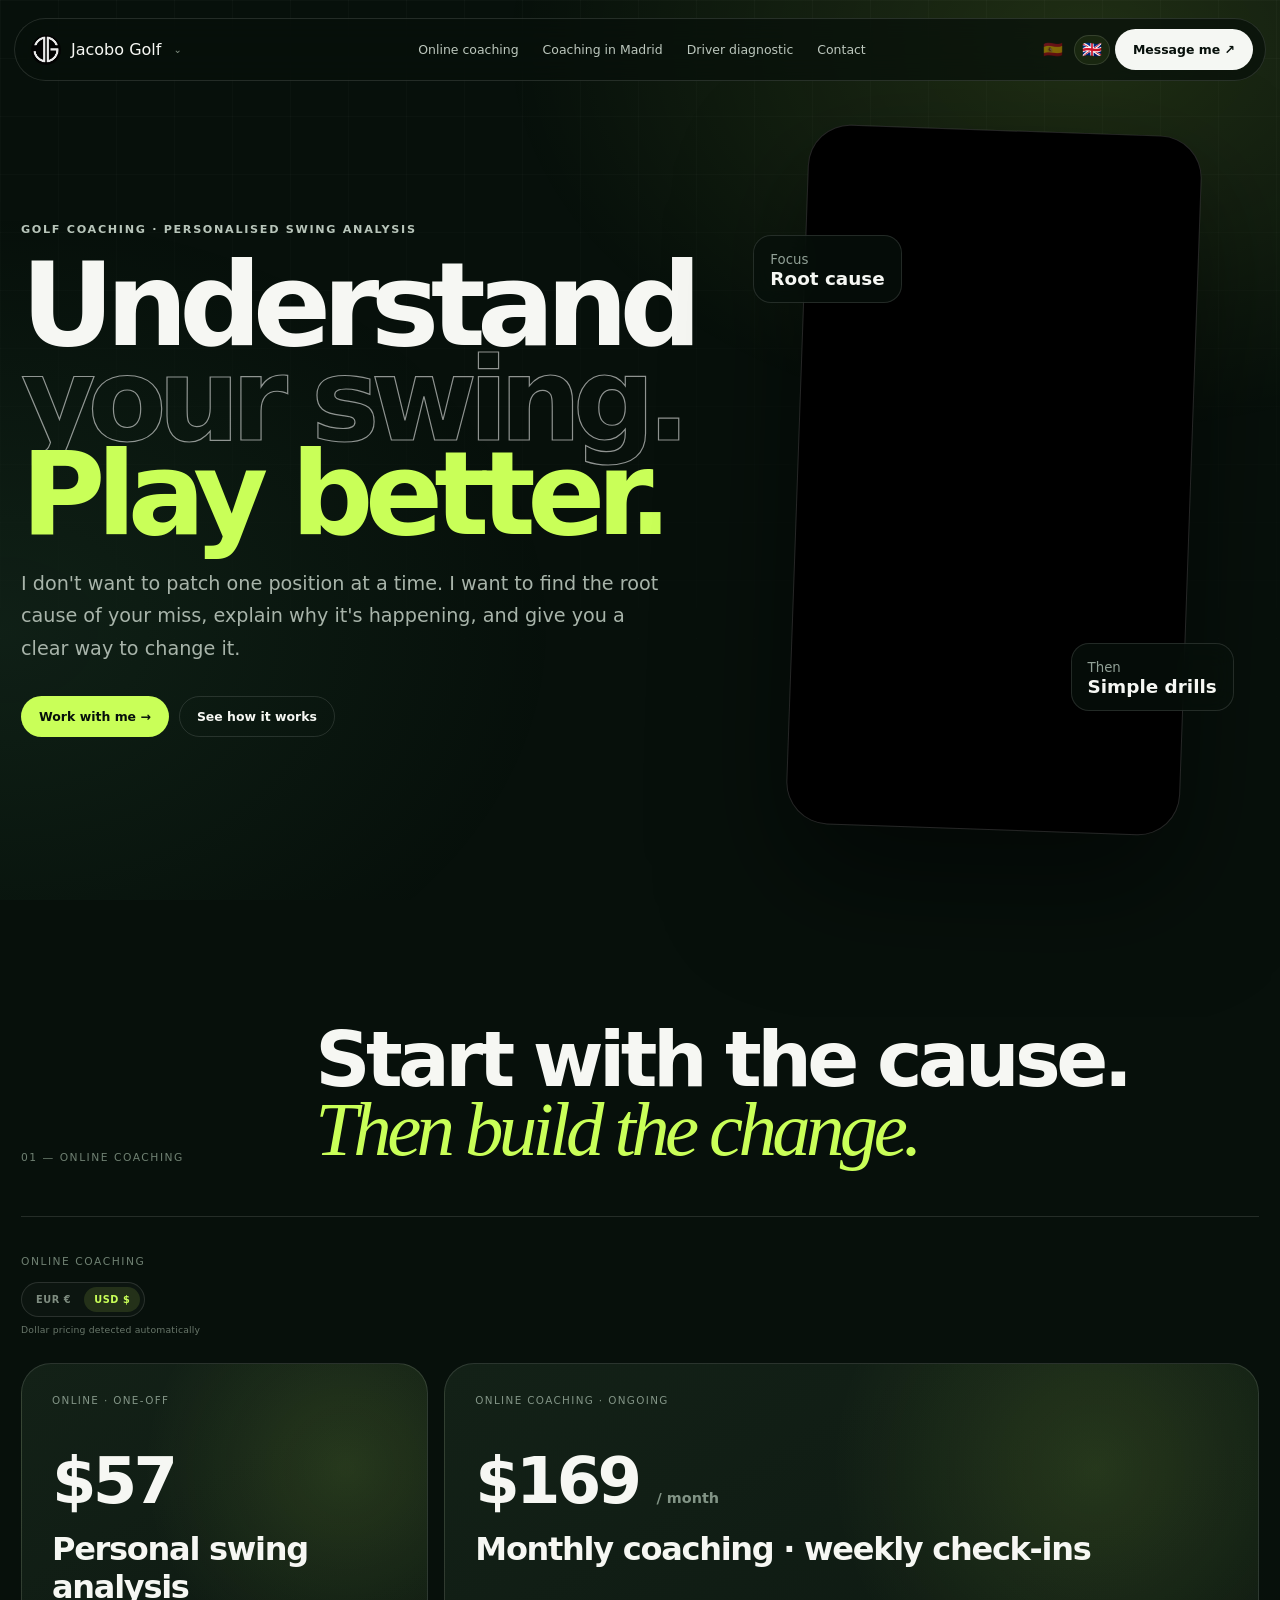
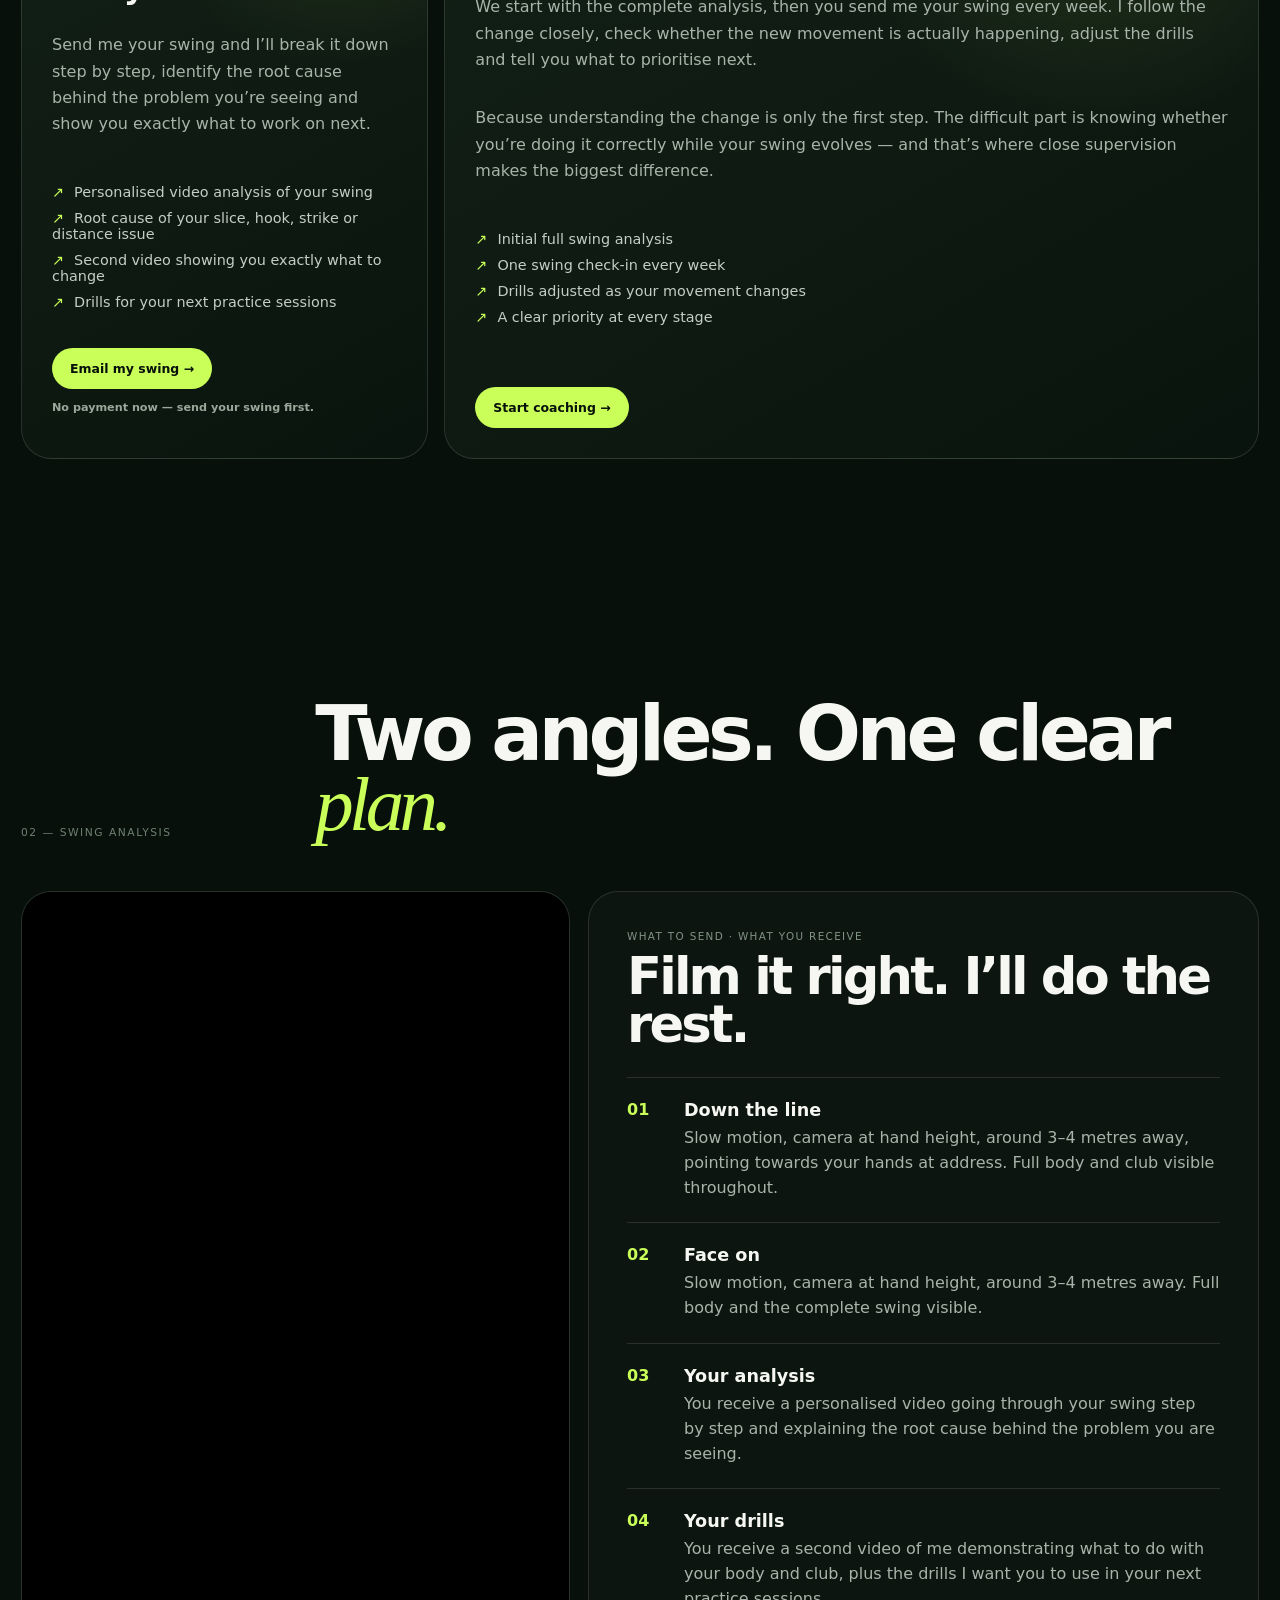
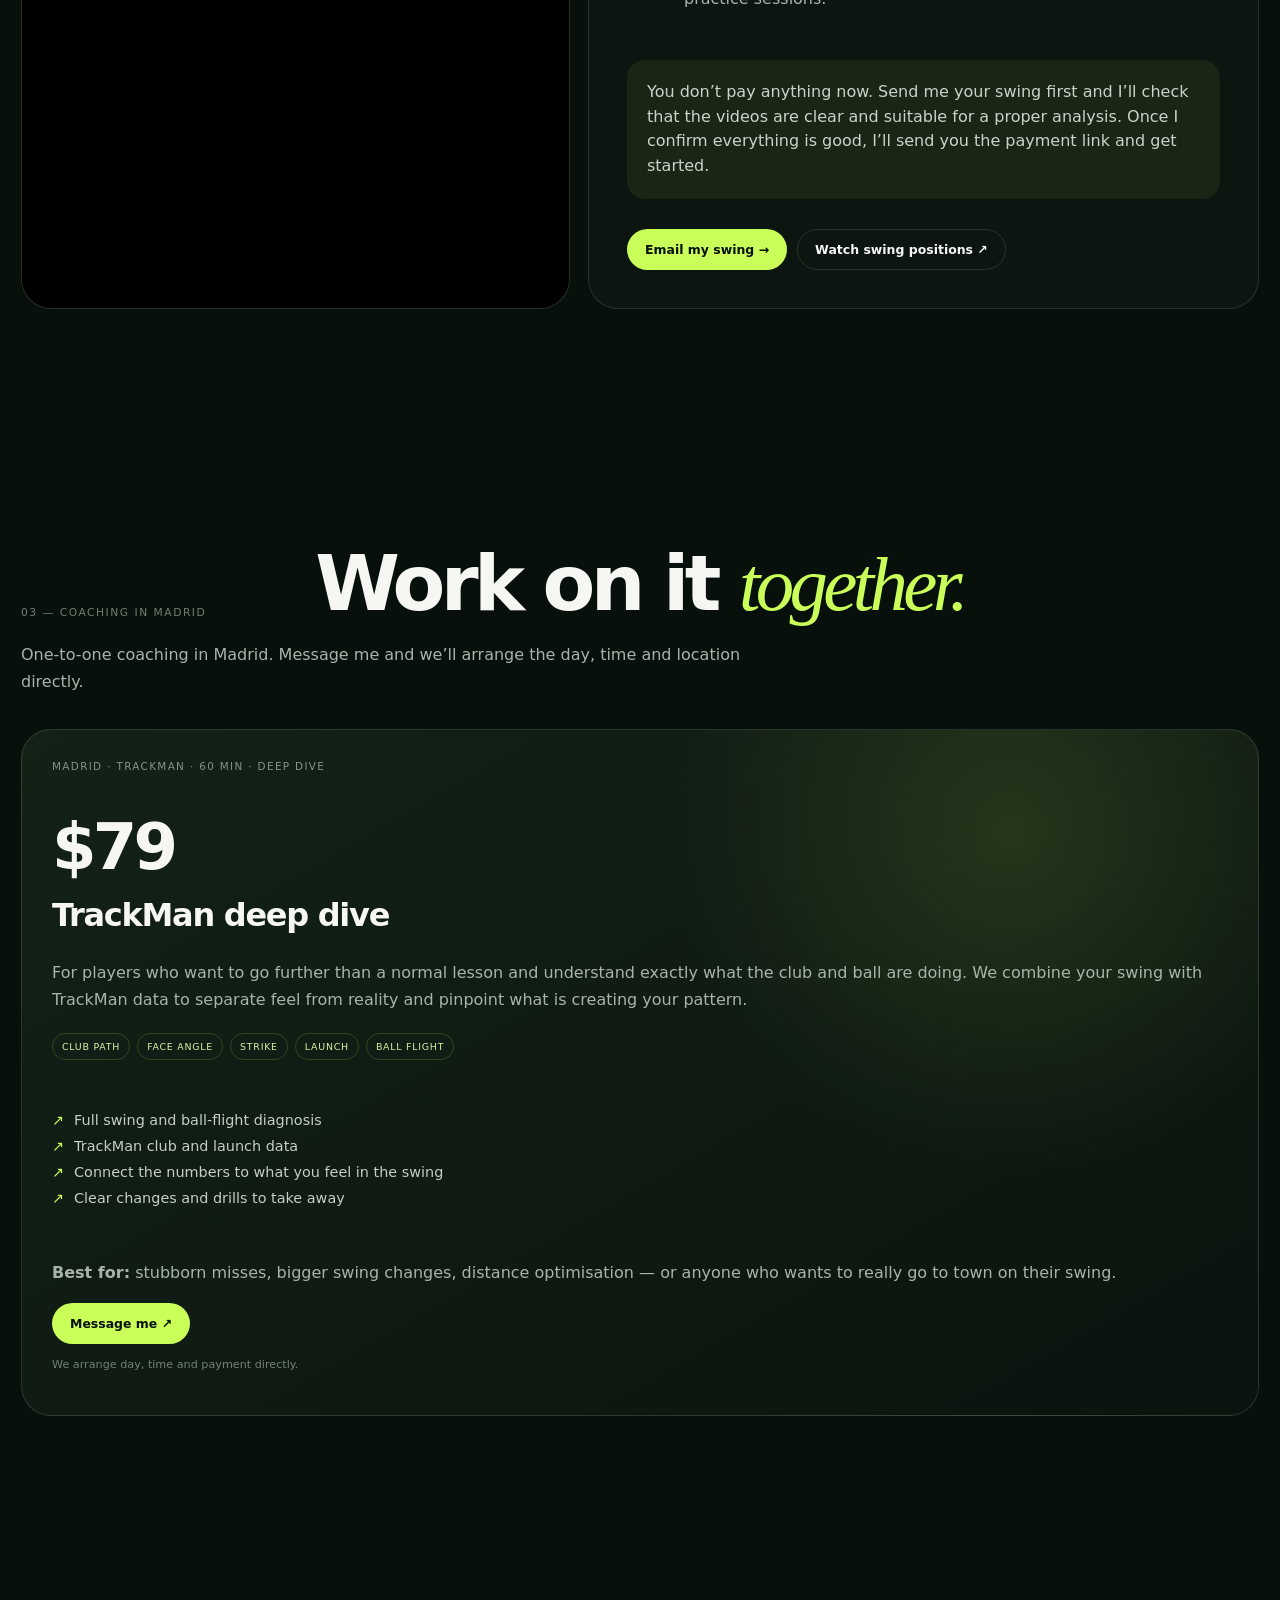
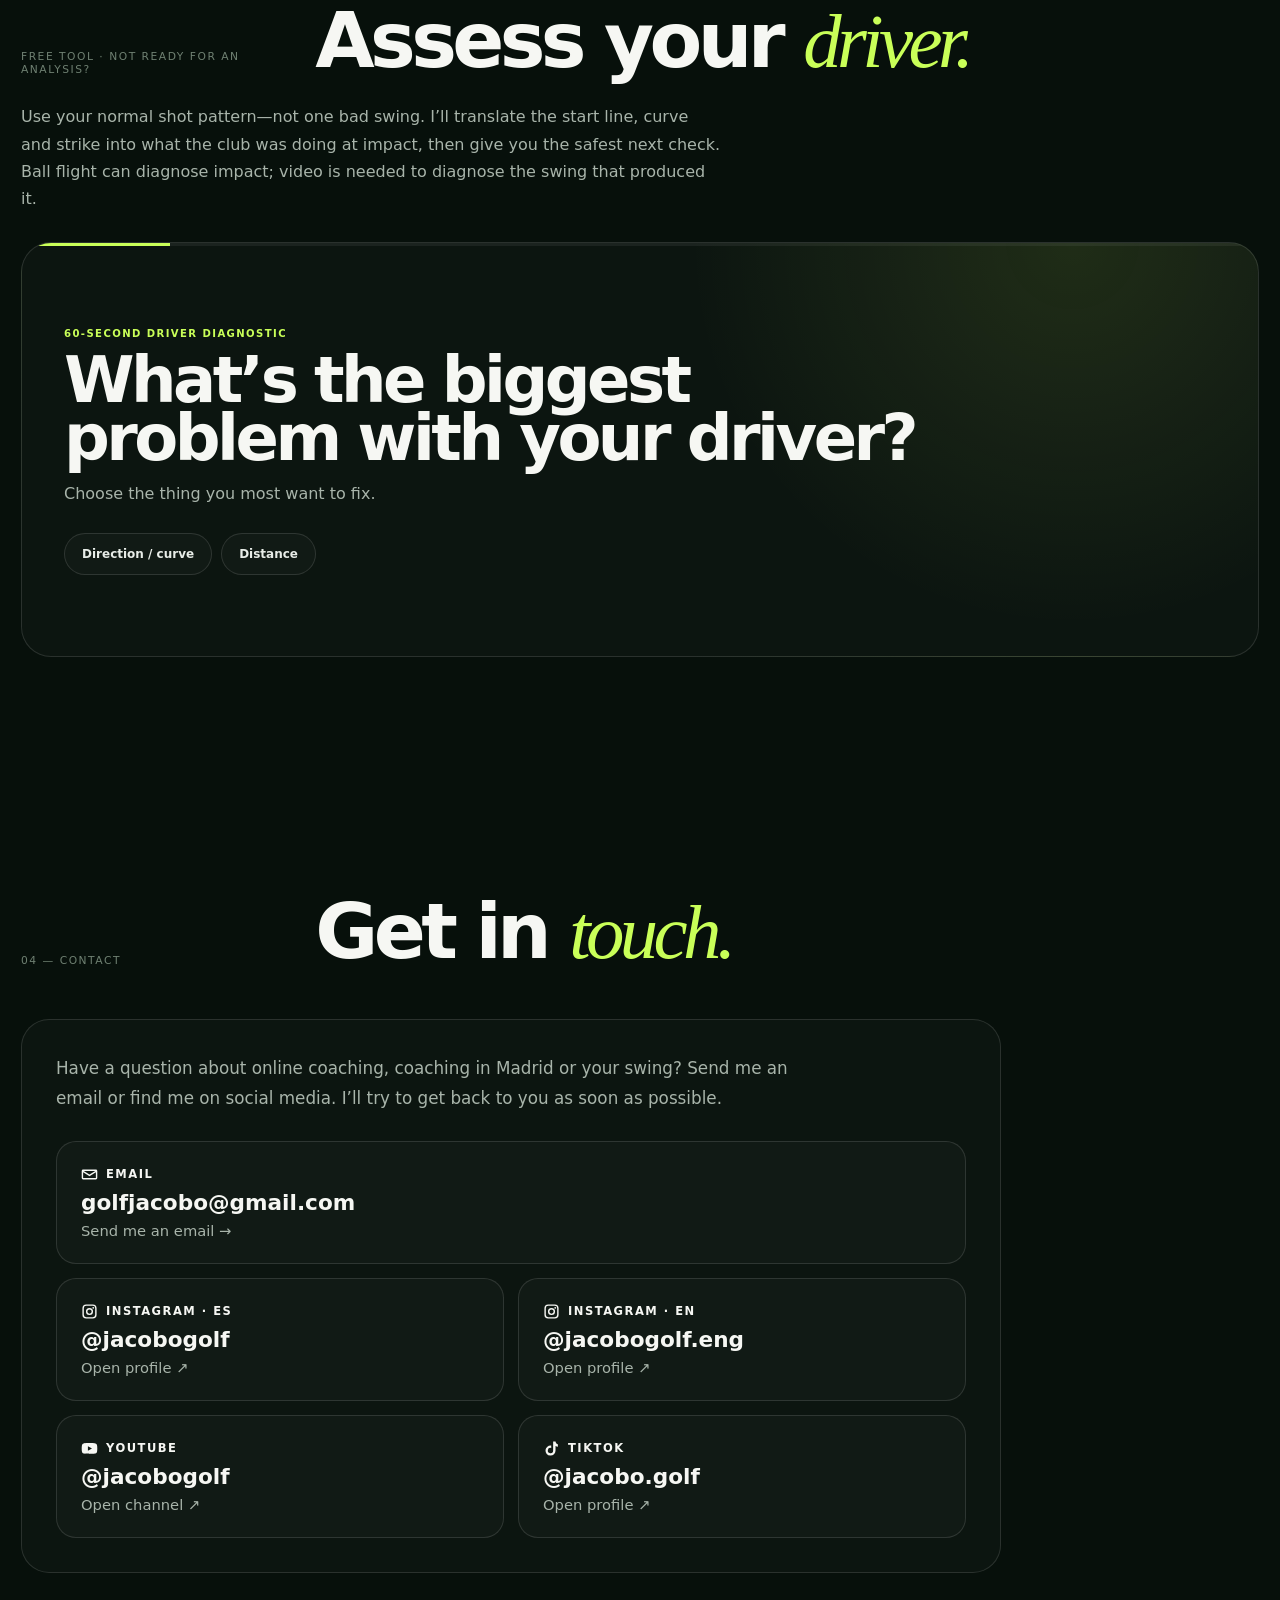
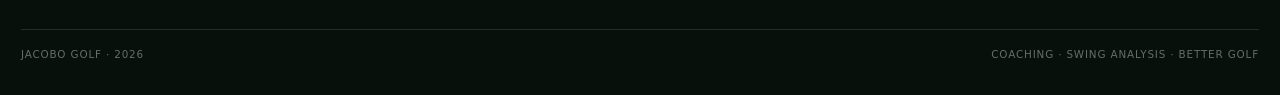
<file: jacobogolf-driver-google-form-connected.html>
<!doctype html>
<html lang="en"><head><meta charset="utf-8"><meta name="viewport" content="width=device-width,initial-scale=1"><meta name="theme-color" content="#07100b"><title>Jacobo Golf — Coaching & Swing Analysis</title><meta name="description" content="Golf coaching and personalised swing analysis with Jacobo Gabeiras.">
<style>
:root{--bg:#07100b;--panel:#0d1811;--panel2:#122019;--text:#f6f7f3;--muted:#a8b4aa;--line:rgba(255,255,255,.12);--lime:#c9ff58;--green:#78e09a;--max:1240px;--r:30px}*{box-sizing:border-box}html{scroll-behavior:smooth}body{margin:0;background:var(--bg);color:var(--text);font-family:Inter,ui-sans-serif,system-ui,-apple-system,BlinkMacSystemFont,"Segoe UI",sans-serif;overflow-x:hidden}a{color:inherit;text-decoration:none}.wrap{width:min(calc(100% - 42px),var(--max));margin:auto}.ambient{position:fixed;inset:0;z-index:-2;background:radial-gradient(900px 600px at 85% 5%,rgba(201,255,88,.13),transparent 65%),radial-gradient(800px 600px at 0 70%,rgba(120,224,154,.08),transparent 70%)}.grid{position:fixed;inset:0;z-index:-1;background-image:linear-gradient(rgba(255,255,255,.025) 1px,transparent 1px),linear-gradient(90deg,rgba(255,255,255,.025) 1px,transparent 1px);background-size:58px 58px;mask-image:linear-gradient(#000,transparent 90%)}
nav{position:fixed;z-index:20;top:18px;left:50%;transform:translateX(-50%);width:min(calc(100% - 28px),1280px);display:flex;align-items:center;justify-content:space-between;padding:10px 12px 10px 16px;border:1px solid var(--line);border-radius:999px;background:rgba(7,16,11,.72);backdrop-filter:blur(18px)}.brand{display:flex;align-items:center;gap:10px;font-weight:900}.brand img{width:30px;height:30px;border-radius:50%;object-fit:cover;filter:invert(1)}.links{display:flex;gap:24px;color:#bcc7bd;font-size:.78rem}.pill,.btn{border-radius:999px;padding:12px 17px;font-weight:850;font-size:.78rem;border:1px solid var(--line);display:inline-flex;align-items:center;justify-content:center;gap:8px}.pill{background:#f5f7f3;color:#07100b}.btn.primary{background:var(--lime);color:#07100b;border-color:transparent}.btn:hover,.pill:hover{transform:translateY(-2px)}
.hero{min-height:100vh;display:grid;grid-template-columns:1.05fr .95fr;gap:60px;align-items:center;padding:130px 0 75px}.eyebrow{font-size:.7rem;text-transform:uppercase;letter-spacing:.15em;color:#b8c5ba;font-weight:800}.hero h1{font-size:clamp(4.5rem,9vw,9.5rem);line-height:.82;letter-spacing:-.075em;margin:22px 0 26px}.hero h1 span{display:block;color:transparent;-webkit-text-stroke:1.2px rgba(255,255,255,.55)}.hero h1 em{display:block;color:var(--lime);font-style:normal}.hero p{font-size:clamp(1rem,1.5vw,1.22rem);line-height:1.7;color:var(--muted);max-width:650px}.actions{display:flex;gap:10px;flex-wrap:wrap;margin-top:30px}.hero-media{position:relative;height:700px;display:flex;justify-content:center}.phone{height:100%;aspect-ratio:512/910;border-radius:42px;overflow:hidden;border:1px solid rgba(255,255,255,.15);box-shadow:0 55px 120px rgba(0,0,0,.5);transform:rotate(2deg);background:#000}.phone video{width:100%;height:100%;object-fit:cover}.badge{position:absolute;background:rgba(7,16,11,.76);border:1px solid var(--line);backdrop-filter:blur(14px);border-radius:18px;padding:13px 16px}.badge b{display:block;font-size:1.15rem}.badge small{color:#91a096}.b1{left:0;top:15%}.b2{right:0;bottom:17%}.section{padding:120px 0}.head{display:grid;grid-template-columns:.28fr 1fr;gap:30px;align-items:end;margin-bottom:52px}.index{font-size:.67rem;color:#6f8072;text-transform:uppercase;letter-spacing:.14em}.head h2{font-size:clamp(3.2rem,6vw,6.5rem);line-height:.9;letter-spacing:-.06em;margin:0}.head h2 em{font-family:Georgia,serif;font-weight:400;color:var(--lime)}
.services{display:grid;grid-template-columns:repeat(3,1fr);gap:16px}.card{border:1px solid var(--line);border-radius:var(--r);padding:30px;background:linear-gradient(150deg,rgba(255,255,255,.055),rgba(255,255,255,.018));min-height:520px;position:relative;display:flex;flex-direction:column}.card.featured{background:radial-gradient(circle at 80% 15%,rgba(201,255,88,.12),transparent 30%),linear-gradient(150deg,#132117,#0a140e)}.kicker{font-size:.65rem;text-transform:uppercase;letter-spacing:.13em;color:#829486}.price{font-size:clamp(3.1rem,5vw,5.3rem);font-weight:900;letter-spacing:-.06em;margin:38px 0 2px}.price small{font-size:.9rem;color:#829486;letter-spacing:0}.card h3{font-size:2rem;letter-spacing:-.04em;margin:10px 0}.card p{color:var(--muted);line-height:1.65}.checks{list-style:none;padding:0;margin:20px 0 28px;color:#c4cec6;font-size:.9rem}.checks li{margin:10px 0}.checks li:before{content:"↗";color:var(--lime);margin-right:10px}.card .btn{margin-top:auto;width:fit-content}.note{font-size:.7rem!important;color:#738077!important;margin-top:12px!important}
.analysis{display:grid;grid-template-columns:.9fr 1.1fr;gap:18px}.guide,.deliver{border:1px solid var(--line);border-radius:var(--r);overflow:hidden;background:rgba(255,255,255,.025)}.guide video{width:100%;height:100%;min-height:610px;object-fit:cover;display:block;background:#000}.deliver{padding:38px}.deliver h3{font-size:clamp(2.5rem,4vw,4.5rem);line-height:.95;letter-spacing:-.055em;margin:10px 0 28px}.step{padding:22px 0;border-top:1px solid var(--line);display:grid;grid-template-columns:42px 1fr;gap:15px}.step b{color:var(--lime)}.step h4{margin:0 0 6px;font-size:1.1rem}.step p{margin:0;color:var(--muted);line-height:1.55}.quote{margin-top:26px;padding:20px;border-radius:18px;background:rgba(201,255,88,.07);color:#c9d3ca;line-height:1.55}.proof{display:grid;grid-template-columns:1fr 1fr;gap:18px}.proof-card{border:1px solid var(--line);border-radius:var(--r);padding:36px;background:rgba(255,255,255,.025)}.proof-card h3{font-size:clamp(2.2rem,4vw,4rem);letter-spacing:-.05em;margin:0 0 18px}.proof-card p{color:var(--muted);line-height:1.7}.coming{display:grid;place-items:center;min-height:360px;border-style:dashed;color:#78877a;text-align:center}.footer{padding:100px 0 35px}.footer h2{font-size:clamp(4rem,8vw,8.5rem);line-height:.84;letter-spacing:-.07em;margin:0}.footer h2 span{display:block;color:var(--lime)}.footer p{color:var(--muted);max-width:620px;line-height:1.7}.bottom{margin-top:60px;padding-top:18px;border-top:1px solid var(--line);display:flex;justify-content:space-between;color:#637065;font-size:.65rem;text-transform:uppercase;letter-spacing:.08em}.reveal{opacity:0;transform:translateY(22px);transition:.65s}.reveal.on{opacity:1;transform:none}
@media(max-width:900px){.links{display:none}.hero{grid-template-columns:1fr}.hero-media{height:590px}.services{grid-template-columns:1fr}.card{min-height:auto}.analysis,.proof{grid-template-columns:1fr}.head{grid-template-columns:1fr}.guide img{min-height:0}.section{padding:90px 0}}@media(max-width:560px){.wrap{width:min(calc(100% - 26px),var(--max))}.hero h1{font-size:17vw}.hero-media{height:510px}.badge{display:none}.head h2{font-size:13vw}.deliver{padding:26px}.card{padding:25px}.bottom{flex-direction:column;gap:8px}}

.service-group{grid-column:1/-1;margin:34px 0 0;padding-top:38px;border-top:1px solid var(--line);display:grid;grid-template-columns:.28fr 1fr;gap:30px;align-items:end}
.service-group:first-child{margin-top:0;padding-top:0;border-top:0}
.service-group .label{font-size:.67rem;color:#6f8072;text-transform:uppercase;letter-spacing:.14em}
.service-group h3{font-size:clamp(2rem,3.7vw,4rem);line-height:.95;letter-spacing:-.05em;margin:0}
.service-group h3 em{font-family:Georgia,serif;font-weight:400;color:var(--lime)}
.trackman-data{display:flex;gap:7px;flex-wrap:wrap;margin:4px 0 22px}
.trackman-data span{font-size:.59rem;letter-spacing:.08em;border:1px solid rgba(201,255,88,.18);border-radius:999px;padding:7px 9px;color:#d8f4a5}
@media(max-width:900px){.service-group{grid-template-columns:1fr}}

/* v4: mobile-first refinements, brand menu, real before/after */
.nav{position:relative}
.brand{cursor:pointer;background:none;border:0;color:inherit;font:inherit;padding:0}
.brand-chevron{font-size:.66rem;color:#7f8ca0;transition:transform .2s}
.brand[aria-expanded="true"] .brand-chevron{transform:rotate(180deg)}
.brand-menu{position:absolute;top:58px;left:14px;min-width:235px;padding:9px;border:1px solid var(--line);border-radius:18px;background:rgba(8,11,18,.97);backdrop-filter:blur(22px);box-shadow:0 24px 60px rgba(0,0,0,.42);opacity:0;visibility:hidden;transform:translateY(-7px);transition:.2s ease}
.brand-menu.open{opacity:1;visibility:visible;transform:none}
.brand-menu a{display:flex;justify-content:space-between;gap:20px;padding:11px 12px;border-radius:12px;color:#b9c4d3;font-size:.75rem;font-weight:750}
.brand-menu a:hover{background:rgba(255,255,255,.055);color:white}
.brand-menu small{color:#64738a;font-size:.57rem;text-transform:uppercase;letter-spacing:.09em}

.transformations{display:grid;gap:18px}
.transformation{border:1px solid var(--line);border-radius:var(--radius);padding:30px;background:linear-gradient(155deg,rgba(255,255,255,.045),rgba(255,255,255,.018))}
.transformation-head{display:flex;justify-content:space-between;align-items:flex-end;gap:22px;margin-bottom:22px}
.transformation-head h3{font-size:clamp(2rem,4vw,4rem);line-height:.95;letter-spacing:-.05em;margin:8px 0 0}
.transformation-head p{max-width:500px;color:#8e9bad;line-height:1.6;margin:0}
.ba-grid{display:grid;grid-template-columns:1fr 1fr;gap:12px}
.ba-video{position:relative;overflow:hidden;border-radius:22px;background:#05070b;border:1px solid rgba(255,255,255,.08)}
.ba-video video{display:block;width:100%;aspect-ratio:9/16;object-fit:cover;background:#05070b}
.ba-label{position:absolute;z-index:2;top:12px;left:12px;padding:7px 10px;border-radius:999px;background:rgba(7,10,16,.72);backdrop-filter:blur(12px);font-size:.62rem;font-weight:850;text-transform:uppercase;letter-spacing:.1em}
.ba-label.after{color:var(--lime)}

@media(max-width:980px){
  .nav-wrap{top:10px;padding:0 10px}.nav{padding:9px 10px 9px 14px}.nav-links{display:none}.cv-btn{padding:9px 12px}
  .hero{min-height:auto;grid-template-columns:1fr;padding:116px 0 52px;gap:22px}
  .portrait-wrap{min-height:0}.portrait{width:100%;max-width:500px;aspect-ratio:4/5;border-radius:28px}
  .section{padding:76px 0}.section-head{margin-bottom:35px}.focus-line{margin:-5px 0 38px}
  .service-group{margin-top:22px;padding-top:28px;gap:9px}
  .services{grid-template-columns:1fr!important}
  .card{grid-column:auto!important;min-height:0!important;padding:26px!important}
  .card .btn{position:static!important;margin-top:20px}.checks{margin-bottom:8px!important}
  .research-card{min-height:0}.research-card h3{margin:36px 0 10px}
  .footer{padding-top:75px}
}
@media(max-width:620px){
  .wrap{width:min(calc(100% - 24px),var(--max))}
  .brand{font-size:.86rem}.cv-btn{font-size:.66rem}
  .brand-menu{position:fixed;top:68px;left:10px;right:10px;min-width:0}
  .hero h1{font-size:clamp(3.05rem,16vw,5.05rem);line-height:.84;margin:18px 0 20px}
  .hero-intro{font-size:.97rem;line-height:1.6}.hero-meta{display:none}
  .actions{gap:8px}.btn{padding:12px 14px}
  .portrait-wrap{margin-top:6px}.portrait{width:100%;aspect-ratio:4/5;object-position:center}
  .f1{top:12px;left:10px}.f2{right:10px;bottom:14px}.float-card{padding:10px 12px;border-radius:14px}
  .section-title,.head h2{font-size:clamp(2.7rem,13vw,4.4rem)!important}
  .section-index,.index{font-size:.6rem}
  .service-group{display:block}.service-group h3{font-size:2.3rem;margin-top:8px}
  .card{margin-top:12px;border-radius:24px}.card h3{font-size:2.35rem!important}
  .card p{font-size:.93rem;line-height:1.58}.checks li{font-size:.87rem;line-height:1.45}
  .price{font-size:3.6rem!important}.trackman-data{gap:5px}.trackman-data span{font-size:.52rem;padding:6px 8px}
  .research-grid{grid-template-columns:1fr!important}.video-guide{border-radius:22px}
  .transformation{padding:17px;border-radius:24px}.transformation-head{display:block;margin-bottom:15px}
  .transformation-head h3{font-size:2.55rem}.transformation-head p{margin-top:10px;font-size:.88rem}
  .ba-grid{gap:7px}.ba-video{border-radius:15px}.ba-label{top:7px;left:7px;padding:5px 7px;font-size:.52rem}
  .footer h2{font-size:clamp(3rem,15vw,5.5rem)}.footer-bottom{margin-top:45px}
}


/* Compact before/after examples */
.results-compact{padding-top:84px;padding-bottom:92px}
.results-compact .section-head{margin-bottom:24px}
.results-intro{max-width:720px;color:#8f9bad;line-height:1.65;margin:0 0 28px}
.results-grid{display:grid;grid-template-columns:1fr 1fr;gap:16px}
.result-pair{border:1px solid var(--line);border-radius:24px;padding:16px;background:rgba(255,255,255,.02)}
.result-name{font-size:.7rem;font-weight:800;letter-spacing:.1em;text-transform:uppercase;color:#8d9aab;margin:0 0 10px 2px}
.result-videos{display:grid;grid-template-columns:1fr 1fr;gap:8px}
.result-video{position:relative;overflow:hidden;border-radius:16px;background:#05070b;aspect-ratio:9/16}
.result-video video{display:block;width:100%;height:100%;object-fit:cover}
.result-video span{position:absolute;z-index:2;top:8px;left:8px;padding:5px 7px;border-radius:999px;background:rgba(7,10,16,.7);backdrop-filter:blur(10px);font-size:.5rem;font-weight:850;letter-spacing:.09em;text-transform:uppercase}
.result-video span.after{color:var(--lime)}

@media(max-width:760px){
  .results-compact{padding-top:64px;padding-bottom:72px}
  .results-grid{grid-template-columns:1fr;gap:12px}
  .result-pair{padding:12px;border-radius:20px}
  .result-videos{gap:6px}
  .result-video{border-radius:14px}
}


/* Smaller, understated before/after examples */
.results-compact{padding-top:54px;padding-bottom:64px}
.results-compact .section-head{margin-bottom:16px}
.results-intro{max-width:620px;margin-bottom:20px}
.results-grid{
  display:grid;
  grid-template-columns:repeat(2,minmax(0,360px));
  justify-content:center;
  gap:14px;
}
.result-pair{
  padding:12px;
  border-radius:18px;
}
.result-copy{margin:0 0 9px 2px}
.result-name{margin:0 0 4px}
.result-copy p{
  margin:0;
  color:#8996a8;
  font-size:.76rem;
  line-height:1.4;
}
.result-videos{gap:6px}
.result-video{
  border-radius:12px;
  aspect-ratio:9/16;
}
.result-video video{
  width:100%;
  height:100%;
  object-fit:cover;
}
.result-video span{
  top:6px;
  left:6px;
  padding:4px 6px;
  font-size:.45rem;
}

@media(max-width:760px){
  .results-compact{padding-top:44px;padding-bottom:54px}
  .results-grid{
    grid-template-columns:1fr 1fr;
    gap:8px;
  }
  .result-pair{
    padding:8px;
    border-radius:15px;
  }
  .result-copy{margin-bottom:7px}
  .result-copy p{
    font-size:.66rem;
    line-height:1.32;
  }
  .result-name{font-size:.62rem}
  .result-videos{gap:4px}
  .result-video{border-radius:10px}
  .result-video span{
    top:4px;
    left:4px;
    padding:3px 5px;
    font-size:.4rem;
  }
}

.driver-tool{padding-top:70px}.driver-intro{max-width:700px;color:var(--muted);line-height:1.7;margin:-25px 0 30px}.driver-box{border:1px solid var(--line);border-radius:var(--r);background:radial-gradient(circle at 85% 0,rgba(201,255,88,.10),transparent 34%),rgba(255,255,255,.025);overflow:hidden}.driver-bar{height:3px;background:rgba(255,255,255,.06)}.driver-bar i{display:block;height:100%;width:10%;background:var(--lime);transition:.3s}.driver-stage{min-height:410px;padding:42px;display:flex;flex-direction:column;justify-content:center}.driver-kicker{font-size:.63rem;text-transform:uppercase;letter-spacing:.14em;color:var(--lime);font-weight:850;margin-bottom:12px}.driver-stage h3{font-size:clamp(2.5rem,5vw,5rem);line-height:.92;letter-spacing:-.055em;margin:0 0 13px;max-width:900px}.driver-stage>p{max-width:670px;color:var(--muted);line-height:1.65;margin:0 0 25px}.driver-options{display:flex;flex-wrap:wrap;gap:9px}.driver-choice{font:inherit;color:#e8ede8;background:rgba(255,255,255,.025);border:1px solid var(--line);border-radius:999px;padding:13px 17px;font-size:.75rem;font-weight:850;cursor:pointer}.driver-look{margin:23px 0;padding:18px;border:1px solid var(--line);border-radius:18px}.driver-look span{display:inline-block;border:1px solid rgba(255,255,255,.09);border-radius:999px;padding:6px 9px;margin:3px;font-size:.64rem}.driver-takeaway{margin-top:25px;padding-top:22px;border-top:1px solid var(--line)}.driver-result-copy,.driver-takeaway p{color:var(--muted);line-height:1.7;max-width:780px}.driver-back{border:0;background:none;color:#718077;font:inherit;font-size:.68rem;padding:0;margin-top:24px;cursor:pointer}.driver-reset{margin-left:7px}@media(max-width:560px){.driver-tool{padding-top:48px}.driver-stage{padding:28px 17px;min-height:430px}.driver-stage h3{font-size:clamp(2.5rem,12vw,3.7rem)}.driver-options{display:grid;grid-template-columns:1fr 1fr;width:100%;gap:7px}.driver-choice{border-radius:15px;padding:13px 8px;font-size:.67rem}.driver-reset{margin:8px 0 0}}
/* Navigation refresh */
nav{
  display:grid;
  grid-template-columns:1fr auto 1fr;
  align-items:center;
}
.brand{
  justify-self:start;
  cursor:pointer;
  background:none;
  border:0;
  color:inherit;
  font:inherit;
  padding:0;
}
.links{
  justify-self:center;
  align-items:center;
}
.pill{
  justify-self:end;
}
.brand-chevron{
  font-size:.62rem;
  color:#809083;
  margin-left:2px;
  transition:transform .2s ease;
}
.brand[aria-expanded="true"] .brand-chevron{transform:rotate(180deg)}

.brand-menu{
  position:absolute;
  top:58px;
  left:14px;
  min-width:245px;
  padding:9px;
  border:1px solid var(--line);
  border-radius:18px;
  background:rgba(7,16,11,.97);
  backdrop-filter:blur(22px);
  box-shadow:0 24px 60px rgba(0,0,0,.42);
  opacity:0;
  visibility:hidden;
  transform:translateY(-7px);
  transition:.2s ease;
}
.brand-menu.open{
  opacity:1;
  visibility:visible;
  transform:none;
}
.brand-menu a{
  display:flex;
  justify-content:space-between;
  gap:20px;
  padding:11px 12px;
  border-radius:12px;
  color:#bdc8bf;
  font-size:.75rem;
  font-weight:750;
}
.brand-menu a:hover{
  background:rgba(255,255,255,.055);
  color:white;
}
.brand-menu small{
  color:#69766c;
  font-size:.56rem;
  text-transform:uppercase;
  letter-spacing:.09em;
}

@media(max-width:900px){
  nav{
    display:flex;
    justify-content:space-between;
  }
  .links{display:none}
  .brand-menu{
    position:fixed;
    top:68px;
    left:10px;
    right:10px;
    min-width:0;
  }
}


/* Automatic EUR / USD pricing for online coaching */
.currency-switch{position:relative;z-index:5;pointer-events:auto;display:inline-flex;align-items:center;gap:3px;margin-top:14px;padding:4px;border:1px solid var(--line);border-radius:999px;background:rgba(255,255,255,.025)}
.currency-switch button{appearance:none;pointer-events:auto;border:0;background:transparent;color:#7f8d81;border-radius:999px;padding:7px 10px;font:inherit;font-size:.61rem;font-weight:850;letter-spacing:.06em;cursor:pointer;transition:.18s ease}
.currency-switch button.active{background:rgba(201,255,88,.12);color:var(--lime)}
.currency-note{display:block;margin-top:7px;color:#68766a;font-size:.58rem;letter-spacing:.02em}
@media(max-width:560px){.currency-switch{margin-top:11px}}


/* Language selector */
.nav-actions{justify-self:end;display:flex;align-items:center;gap:5px}
.lang-switch{display:flex;align-items:center;gap:3px}
.lang-switch{position:relative;z-index:40;pointer-events:auto}.lang-switch button{appearance:none;pointer-events:auto;border:1px solid transparent;background:transparent;border-radius:999px;padding:6px 7px;cursor:pointer;font-size:1rem;line-height:1;opacity:.48;transition:.18s}
.lang-switch button:hover{opacity:1;background:rgba(255,255,255,.04)}
.lang-switch button.active{opacity:1;border-color:var(--line);background:rgba(201,255,88,.07)}
@media(max-width:900px){.nav-actions{margin-left:auto}.lang-switch button{font-size:.95rem;padding:5px 6px}}


.hero h1 strong{display:block;font:inherit;color:var(--text);font-weight:900}
.footer h2 strong{display:block;font:inherit;font-weight:900}
.online-services,.inperson-services{display:grid;grid-template-columns:1fr 2fr;gap:16px}
#inperson .head{margin-bottom:22px}
.inperson-intro{color:var(--muted);line-height:1.7;max-width:720px;margin:0 0 34px}
#coaching .service-group{margin-bottom:28px}
@media(max-width:900px){
  .online-services,.inperson-services{grid-template-columns:1fr}
}


.contact-section{padding-bottom:56px}
.contact-card{max-width:980px;border:1px solid var(--line);border-radius:28px;padding:34px;background:rgba(255,255,255,.025)}
.contact-intro{max-width:760px;margin:0 0 28px;color:var(--muted);font-size:1.05rem;line-height:1.75}
.contact-options{display:grid;grid-template-columns:1fr 1fr;gap:14px}
.contact-option{display:flex;flex-direction:column;gap:7px;padding:24px;border:1px solid var(--line);border-radius:20px;text-decoration:none;color:var(--text);background:rgba(255,255,255,.025);transition:.2s ease}
.contact-option:hover{transform:translateY(-2px);border-color:rgba(255,255,255,.24);background:rgba(255,255,255,.045)}
.contact-option small{text-transform:uppercase;letter-spacing:.13em;color:var(--accent);font-weight:800;font-size:.72rem}
.contact-option strong{font-size:clamp(1.05rem,2vw,1.35rem);overflow-wrap:anywhere}
.contact-option span{color:var(--muted);font-size:.92rem}
.contact-footer{padding-top:0}
.contact-footer .bottom{margin-top:0}
@media(max-width:700px){
  .contact-card{padding:24px 18px}
  .contact-options{grid-template-columns:1fr}
}


/* Final contact + single TrackMan card */
.contact-options-expanded{grid-template-columns:repeat(2,minmax(0,1fr))}
.contact-options-expanded .contact-email{grid-column:1/-1}
.inperson-services{display:block}
.inperson-services .trackman-only{max-width:980px}
@media(max-width:700px){
  .contact-options-expanded{grid-template-columns:1fr}
  .contact-options-expanded .contact-email{grid-column:auto}
}


.contact-option small{display:flex;align-items:center;gap:8px}
.contact-icon{width:17px;height:17px;flex:0 0 17px;fill:currentColor}


.analysis-reassurance{
  margin-top:10px!important;
  color:#9aa89c!important;
  font-weight:700;
}


/* Driver assessment email capture */
.driver-email-capture{
  margin-top:28px;
  padding-top:26px;
  border-top:1px solid var(--line);
}
.driver-email-capture h4{
  margin:0 0 7px;
  font-size:1.25rem;
  letter-spacing:-.02em;
}
.driver-email-capture p{
  color:var(--muted);
  line-height:1.6;
  margin:0 0 14px;
  max-width:720px;
}
.driver-form-frame{
  width:100%;
  height:720px;
  border:0;
  border-radius:20px;
  background:#fff;
}
@media(max-width:560px){
  .driver-form-frame{height:790px}
}

</style>
<!-- Google tag (gtag.js) -->
<script async src="https://www.googletagmanager.com/gtag/js?id=G-EM07TWSKDV"></script>
<script>
  window.dataLayer = window.dataLayer || [];
  function gtag(){dataLayer.push(arguments);}
  gtag('js', new Date());
  gtag('config', 'G-EM07TWSKDV', {
    anonymize_ip: true
  });

  /* Important-link click tracking */
  document.addEventListener("click", function(event) {
    const link = event.target.closest("a[data-analytics]");
    if (!link) return;

    const section = link.closest("section, nav, footer");
    const sectionName = section
      ? (section.id || (section.tagName.toLowerCase() === "nav" ? "navigation" : section.tagName.toLowerCase()))
      : "unknown";

    gtag("event", "site_link_click", {
      click_target: link.dataset.analytics,
      page_section: sectionName,
      page_language: document.documentElement.lang || "unknown",
      displayed_currency: document.documentElement.dataset.currency || "unknown"
    });
  });
</script>
</head><body><div class="ambient"></div><div class="grid"></div>

<nav>
  <button class="brand" id="brandToggle" type="button" aria-expanded="false" aria-controls="brandMenu">
    <img src="assets/images/logo.jpeg" alt="Jacobo Golf">Jacobo Golf<span class="brand-chevron">⌄</span>
  </button>

  <div class="brand-menu" id="brandMenu">
    <a href="#coaching"><span data-i18n="nav_online">Online coaching</span><small>01</small></a>
    <a href="#inperson"><span data-i18n="nav_inperson">Coaching in Madrid</span><small>02</small></a>
    <a href="#driver-fix"><span data-i18n="nav_driver">Driver diagnostic</span><small>03</small></a>
    <a href="#contact"><span data-i18n="nav_contact">Contact</span><small>04</small></a>
  </div>

  <div class="links">
    <a href="#coaching" data-i18n="nav_online">Online coaching</a>
    <a href="#inperson" data-i18n="nav_inperson">Coaching in Madrid</a>
    <a href="#driver-fix" data-i18n="nav_driver">Driver diagnostic</a>
    <a href="#contact" data-i18n="nav_contact">Contact</a>
  </div>

<div class="nav-actions">
    <div class="lang-switch" id="langSwitch" aria-label="Language">
      <button type="button" data-lang="es" title="Español" aria-label="Español" onclick="window.jgSetLanguage && window.jgSetLanguage('es')">🇪🇸</button>
      <button type="button" data-lang="en" title="English" aria-label="English" onclick="window.jgSetLanguage && window.jgSetLanguage('en')">🇬🇧</button>
    </div>
    <a class="pill" href="#contact" data-i18n="message_me" data-analytics="nav_contact">Message me ↗</a>
  </div>
</nav>


<main id="top">
<section class="hero wrap">
  <div class="reveal">
    <div class="eyebrow" data-i18n="hero_eyebrow">Golf coaching · Personalised swing analysis</div>
    <h1><strong data-i18n="hero_understand">Understand</strong><span data-i18n="hero_swing">your swing.</span><em data-i18n="hero_play">Play better.</em></h1>
    <p data-i18n="hero_copy">I don't want to patch one position at a time. I want to find the root cause of your miss, explain why it's happening, and give you a clear way to change it.</p>
    <div class="actions"><a class="btn primary" href="#coaching" data-i18n="work_with_me">Work with me →</a><a class="btn" href="#analysis" data-i18n="see_how">See how it works</a></div>
  </div>
  <div class="hero-media reveal">
    <div class="phone"><video autoplay muted loop playsinline preload="metadata"><source src="assets/video/driver-positions.mp4" type="video/mp4"></video></div>
    <div class="badge b1"><small data-i18n="focus">Focus</small><b data-i18n="root_cause">Root cause</b></div>
    <div class="badge b2"><small data-i18n="then">Then</small><b data-i18n="simple_drills">Simple drills</b></div>
  </div>
</section>

<section id="coaching" class="section wrap">
  <div class="head reveal">
    <div class="index" data-i18n="online_index">01 — Online coaching</div>
    <h2><span data-i18n="online_title_a">Start with the cause.</span> <em data-i18n="online_title_b">Then build the change.</em></h2>
  </div>

  <div class="service-group reveal">
    <div>
      <div class="label" data-i18n="online_label">Online coaching</div>
      <div class="currency-switch" id="currencySwitch" aria-label="Choose currency">
        <button type="button" data-currency="EUR" onclick="window.jgSetCurrency && window.jgSetCurrency('EUR')">EUR €</button>
        <button type="button" data-currency="USD" onclick="window.jgSetCurrency && window.jgSetCurrency('USD')">USD $</button>
      </div>
      <span class="currency-note" id="currencyNote" data-i18n="currency_region">Pricing shown for your region</span>
    </div>
  </div>

  <div class="services online-services">
    <article class="card featured reveal">
      <div class="kicker" data-i18n="analysis_kicker">Online · One-off</div>
      <div class="price" data-price-eur="€50" data-price-usd="$57">€50</div>
      <h3 data-i18n="analysis_name">Personal swing analysis</h3>
      <p data-i18n="analysis_copy">Send me your swing and I’ll break it down step by step, identify the root cause behind the problem you’re seeing and show you exactly what to work on next.</p>
      <ul class="checks">
        <li data-i18n="analysis_li1">Personalised video analysis of your swing</li>
        <li data-i18n="analysis_li2">Root cause of your slice, hook, strike or distance issue</li>
        <li data-i18n="analysis_li3">Second video showing you exactly what to change</li>
        <li data-i18n="analysis_li4">Drills for your next practice sessions</li>
      </ul>
      <a class="btn primary" href="mailto:golfjacobo@gmail.com?subject=Swing%20analysis" data-i18n="send_swing" data-analytics="swing_email">Send my swing →</a><p class="note analysis-reassurance" data-i18n="analysis_no_payment">No payment now — send your swing first.</p>
    </article>

    <article class="card featured reveal trackman-only">
      <div class="kicker" data-i18n="weekly_kicker">Online coaching · Ongoing</div>
      <div class="price" data-price-eur="€150 <small>/ mes</small>" data-price-usd="$169 <small>/ month</small>">€150 <small>/ mes</small></div>
      <h3 data-i18n="weekly_name">Monthly coaching · weekly check-ins</h3>
      <p data-i18n="weekly_copy1">We start with the complete analysis, then you send me your swing every week. I follow the change closely, check whether the new movement is actually happening, adjust the drills and tell you what to prioritise next.</p>
      <p data-i18n="weekly_copy2">Because understanding the change is only the first step. The difficult part is knowing whether you’re doing it correctly while your swing evolves — and that’s where close supervision makes the biggest difference.</p>
      <ul class="checks">
        <li data-i18n="weekly_li1">Initial full swing analysis</li>
        <li data-i18n="weekly_li2">One swing check-in every week</li>
        <li data-i18n="weekly_li3">Drills adjusted as your movement changes</li>
        <li data-i18n="weekly_li4">A clear priority at every stage</li>
      </ul>
      <a class="btn primary" href="PASTE_TALLY_COACHING_EUR_HERE" data-tally-destination="coaching" data-i18n="start_coaching">Start coaching →</a>
    </article>
  </div>
</section>

<section id="analysis" class="section wrap">
  <div class="head reveal">
    <div class="index" data-i18n="how_index">02 — Swing analysis</div>
    <h2><span data-i18n="how_title_a">Two angles.</span> <span data-i18n="how_title_b">One clear</span> <em data-i18n="how_title_c">plan.</em></h2>
  </div>
  <div class="analysis">
    <div class="guide reveal"><video autoplay muted loop playsinline preload="metadata" aria-label="Face-on and down-the-line filming guide"><source src="assets/video/dtl-faceon.mp4" type="video/mp4"></video></div>
    <div class="deliver reveal">
      <div class="kicker" data-i18n="what_send">What to send · What you receive</div>
      <h3 data-i18n="film_right">Film it right. I’ll do the rest.</h3>
      <div class="step"><b>01</b><div><h4 data-i18n="dtl">Down the line</h4><p data-i18n="dtl_copy">Slow motion, camera at hand height, around 3–4 metres away, pointing towards your hands at address. Full body and club visible throughout.</p></div></div>
      <div class="step"><b>02</b><div><h4 data-i18n="fo">Face on</h4><p data-i18n="fo_copy">Slow motion, camera at hand height, around 3–4 metres away. Full body and the complete swing visible.</p></div></div>
      <div class="step"><b>03</b><div><h4 data-i18n="your_analysis">Your analysis</h4><p data-i18n="your_analysis_copy">You receive a personalised video going through your swing step by step and explaining the root cause behind the problem you are seeing.</p></div></div>
      <div class="step"><b>04</b><div><h4 data-i18n="your_drills">Your drills</h4><p data-i18n="your_drills_copy">You receive a second video of me demonstrating what to do with your body and club, plus the drills I want you to use in your next practice sessions.</p></div></div>
      <div class="quote" data-i18n="payment_note">Before payment, I check that your videos are good enough to analyse. Once everything is clear, you complete payment and I get to work.</div>
      <div class="actions"><a class="btn primary" href="mailto:golfjacobo@gmail.com?subject=Swing%20analysis" data-i18n="upload_swing" data-analytics="swing_email">Upload my swing →</a><a class="btn" href="https://www.instagram.com/reel/DbYfWAgsVIc/" target="_blank" data-i18n="watch_positions">Watch swing positions ↗</a></div>
    </div>
  </div>
</section>

<section id="inperson" class="section wrap">
  <div class="head reveal">
    <div class="index" data-i18n="inperson_index">03 — Coaching in Madrid</div>
    <h2><span data-i18n="inperson_title_a">Work on it</span> <em data-i18n="inperson_title_b">together.</em></h2>
  </div>
  <p class="inperson-intro reveal" data-i18n="inperson_intro">One-to-one coaching in Madrid. Message me and we’ll arrange the day, time and location directly.</p>
  <div class="services inperson-services">
<article class="card featured reveal" style="grid-column:span 2">
      <div class="kicker" data-i18n="track_kicker">Madrid · TrackMan · 60 min · Deep dive</div>
      <div class="price" data-price-eur="€70" data-price-usd="$79">€70</div>
      <h3 data-i18n="track_name">TrackMan deep dive</h3>
      <p data-i18n="track_copy">For players who want to go further than a normal lesson and understand exactly what the club and ball are doing. We combine your swing with TrackMan data to separate feel from reality and pinpoint what is creating your pattern.</p>
      <div class="trackman-data"><span data-i18n="club_path">CLUB PATH</span><span data-i18n="face_angle">FACE ANGLE</span><span data-i18n="strike">STRIKE</span><span data-i18n="launch">LAUNCH</span><span data-i18n="ball_flight">BALL FLIGHT</span></div>
      <ul class="checks"><li data-i18n="track_li1">Full swing and ball-flight diagnosis</li><li data-i18n="track_li2">TrackMan club and launch data</li><li data-i18n="track_li3">Connect the numbers to what you feel in the swing</li><li data-i18n="track_li4">Clear changes and drills to take away</li></ul>
      <p><strong data-i18n="best_for">Best for:</strong> <span data-i18n="best_for_copy">stubborn misses, bigger swing changes, distance optimisation — or anyone who wants to really go to town on their swing.</span></p>
      <a class="btn primary" href="#contact" data-i18n="message_me" data-analytics="trackman_contact">Message me ↗</a>
      <p class="note" data-i18n="arrange_direct">We arrange day, time and payment directly.</p>
    </article>
  </div>
</section>
<section id="driver-fix" class="section wrap driver-tool">
  <div class="head reveal"><div class="index" data-i18n="driver_kicker">Free tool · Not ready for an analysis?</div><h2><span data-i18n="driver_title_a">Assess your</span> <em data-i18n="driver_title_b">driver.</em></h2></div>
  <p class="driver-intro reveal" data-i18n="driver_intro">Use your normal shot pattern—not one bad swing. I’ll translate the start line, curve and strike into what the club was doing at impact, then give you the safest next check. Ball flight can diagnose impact; video is needed to diagnose the swing that produced it.</p>
  <div class="driver-box reveal"><div class="driver-bar"><i id="driverProgress"></i></div><div class="driver-stage" id="driverStage"></div></div>
</section>


<section id="contact" class="section wrap contact-section">
  <div class="head reveal">
    <div class="index" data-i18n="contact_index">04 — Contact</div>
    <h2><span data-i18n="contact_title_a">Get in</span> <em data-i18n="contact_title_b">touch.</em></h2>
  </div>

  <div class="contact-card reveal">
    <p class="contact-intro" data-i18n="contact_copy">Have a question about online coaching, coaching in Madrid or your swing? Send me an email or find me on social media. I’ll try to get back to you as soon as possible.</p>

    <div class="contact-options contact-options-expanded">
      <a class="contact-option contact-email" href="mailto:golfjacobo@gmail.com" data-analytics="contact_email">
        <small><svg class="contact-icon" viewBox="0 0 24 24" aria-hidden="true"><path d="M3 5h18a2 2 0 0 1 2 2v10a2 2 0 0 1-2 2H3a2 2 0 0 1-2-2V7a2 2 0 0 1 2-2Zm9 7.1L20.2 7H3.8L12 12.1Zm0 2.3L3 8.8V17h18V8.8l-9 5.6Z"/></svg>Email</small>
        <strong>golfjacobo@gmail.com</strong>
        <span data-i18n="email_me">Send me an email →</span>
      </a>
      <a class="contact-option" href="https://www.instagram.com/jacobogolf/" target="_blank" rel="noopener" data-analytics="instagram_es">
        <small><svg class="contact-icon" viewBox="0 0 24 24" aria-hidden="true"><path d="M7.4 2h9.2A5.4 5.4 0 0 1 22 7.4v9.2a5.4 5.4 0 0 1-5.4 5.4H7.4A5.4 5.4 0 0 1 2 16.6V7.4A5.4 5.4 0 0 1 7.4 2Zm0 2A3.4 3.4 0 0 0 4 7.4v9.2A3.4 3.4 0 0 0 7.4 20h9.2a3.4 3.4 0 0 0 3.4-3.4V7.4A3.4 3.4 0 0 0 16.6 4H7.4Zm9.85 1.5a1.25 1.25 0 1 1 0 2.5 1.25 1.25 0 0 1 0-2.5ZM12 7a5 5 0 1 1 0 10 5 5 0 0 1 0-10Zm0 2a3 3 0 1 0 0 6 3 3 0 0 0 0-6Z"/></svg>Instagram · ES</small><strong>@jacobogolf</strong><span data-i18n="social_open">Open profile ↗</span>
      </a>
      <a class="contact-option" href="https://www.instagram.com/jacobogolf.eng/" target="_blank" rel="noopener" data-analytics="instagram_en">
        <small><svg class="contact-icon" viewBox="0 0 24 24" aria-hidden="true"><path d="M7.4 2h9.2A5.4 5.4 0 0 1 22 7.4v9.2a5.4 5.4 0 0 1-5.4 5.4H7.4A5.4 5.4 0 0 1 2 16.6V7.4A5.4 5.4 0 0 1 7.4 2Zm0 2A3.4 3.4 0 0 0 4 7.4v9.2A3.4 3.4 0 0 0 7.4 20h9.2a3.4 3.4 0 0 0 3.4-3.4V7.4A3.4 3.4 0 0 0 16.6 4H7.4Zm9.85 1.5a1.25 1.25 0 1 1 0 2.5 1.25 1.25 0 0 1 0-2.5ZM12 7a5 5 0 1 1 0 10 5 5 0 0 1 0-10Zm0 2a3 3 0 1 0 0 6 3 3 0 0 0 0-6Z"/></svg>Instagram · EN</small><strong>@jacobogolf.eng</strong><span data-i18n="social_open">Open profile ↗</span>
      </a>
      <a class="contact-option" href="https://www.youtube.com/@jacobogolf" target="_blank" rel="noopener" data-analytics="youtube">
        <small><svg class="contact-icon" viewBox="0 0 24 24" aria-hidden="true"><path d="M23 12s0-3.4-.44-5.03a3.1 3.1 0 0 0-2.18-2.2C18.76 4.33 12 4.33 12 4.33s-6.76 0-8.38.44a3.1 3.1 0 0 0-2.18 2.2C1 8.6 1 12 1 12s0 3.4.44 5.03a3.1 3.1 0 0 0 2.18 2.2c1.62.44 8.38.44 8.38.44s6.76 0 8.38-.44a3.1 3.1 0 0 0 2.18-2.2C23 15.4 23 12 23 12Zm-13.25 3.2V8.8L15.5 12l-5.75 3.2Z"/></svg>YouTube</small><strong>@jacobogolf</strong><span data-i18n="social_channel">Open channel ↗</span>
      </a>
      <a class="contact-option" href="https://www.tiktok.com/@jacobo.golf" target="_blank" rel="noopener" data-analytics="tiktok">
        <small><svg class="contact-icon" viewBox="0 0 24 24" aria-hidden="true"><path d="M14.3 2h3.4c.3 1.8 1.35 3.3 3.3 4.15v3.4a9.3 9.3 0 0 1-3.3-1.05v6.4A7.1 7.1 0 1 1 11.6 7.9v3.45a3.75 3.75 0 1 0 2.7 3.55V2Z"/></svg>TikTok</small><strong>@jacobo.golf</strong><span data-i18n="social_open">Open profile ↗</span>
      </a>
    </div>
  </div>
</section>

<footer class="footer wrap reveal contact-footer">
  <div class="bottom"><span>Jacobo Golf · 2026</span><span data-i18n="footer_tag">Coaching · Swing analysis · Better golf</span></div>
</footer>

</main>

<script>

/* ============================================================
   JACOBO GOLF — TALLY LINKS
   FUTURE EDITS: change ONLY the four URLs below.
   ============================================================ */
const JG_TALLY_LINKS = {
  EUR: {
    analysis: "PASTE_TALLY_ANALYSIS_EUR_HERE",
    coaching: "PASTE_TALLY_COACHING_EUR_HERE"
  },
  USD: {
    analysis: "PASTE_TALLY_ANALYSIS_USD_HERE",
    coaching: "PASTE_TALLY_COACHING_USD_HERE"
  }
};

window.jgCurrentCurrency = window.jgCurrentCurrency || 'EUR';

window.jgUpdateTallyLinks = function(currency){
  window.jgCurrentCurrency = currency;
  const links = JG_TALLY_LINKS[currency] || JG_TALLY_LINKS.EUR;
  document.querySelectorAll('[data-tally-destination="coaching"]').forEach(el=>{
    el.href = links.coaching;
  });
};
const io=new IntersectionObserver(es=>es.forEach(e=>{if(e.isIntersecting){e.target.classList.add('on');io.unobserve(e.target)}}),{threshold:.1});document.querySelectorAll('.reveal').forEach(x=>io.observe(x));
window.jgUpdateTallyLinks(window.jgCurrentCurrency);

/* Bilingual layer */
window.JG_TEXT={"en": {"nav_home": "Home", "nav_online": "Online coaching", "nav_how": "How it works", "nav_inperson": "Coaching in Madrid", "nav_results": "Before / after", "nav_driver": "Driver diagnostic", "nav_free": "Free", "message_me": "Message me ↗", "hero_eyebrow": "Golf coaching · Personalised swing analysis", "hero_understand": "Understand", "hero_swing": "your swing.", "hero_play": "Play better.", "hero_copy": "I don't want to patch one position at a time. I want to find the root cause of your miss, explain why it's happening, and give you a clear way to change it.", "work_with_me": "Work with me →", "see_how": "See how it works", "focus": "Focus", "root_cause": "Root cause", "then": "Then", "simple_drills": "Simple drills", "online_index": "01 — Online coaching", "online_title_a": "Start with the cause.", "online_title_b": "Then build the change.", "online_label": "Online coaching", "currency_region": "Pricing shown for your region", "analysis_kicker": "Online · One-off", "analysis_name": "Personal swing analysis", "analysis_copy": "Send me your swing and I’ll break it down step by step, identify the root cause behind the problem you’re seeing and show you exactly what to work on next.", "analysis_li1": "Personalised video analysis of your swing", "analysis_li2": "Root cause of your slice, hook, strike or distance issue", "analysis_li3": "Second video showing you exactly what to change", "analysis_li4": "Drills for your next practice sessions", "send_swing": "Email my swing →", "weekly_kicker": "Online coaching · Ongoing", "weekly_name": "Monthly coaching · weekly check-ins", "weekly_copy1": "We start with the complete analysis, then you send me your swing every week. I follow the change closely, check whether the new movement is actually happening, adjust the drills and tell you what to prioritise next.", "weekly_copy2": "Because understanding the change is only the first step. The difficult part is knowing whether you’re doing it correctly while your swing evolves — and that’s where close supervision makes the biggest difference.", "weekly_li1": "Initial full swing analysis", "weekly_li2": "One swing check-in every week", "weekly_li3": "Drills adjusted as your movement changes", "weekly_li4": "A clear priority at every stage", "start_coaching": "Start coaching →", "per_month": "/ month", "how_index": "02 — Swing analysis", "how_title_a": "Two angles.", "how_title_b": "One clear", "how_title_c": "plan.", "what_send": "What to send · What you receive", "film_right": "Film it right. I’ll do the rest.", "dtl": "Down the line", "dtl_copy": "Slow motion, camera at hand height, around 3–4 metres away, pointing towards your hands at address. Full body and club visible throughout.", "fo": "Face on", "fo_copy": "Slow motion, camera at hand height, around 3–4 metres away. Full body and the complete swing visible.", "your_analysis": "Your analysis", "your_analysis_copy": "You receive a personalised video going through your swing step by step and explaining the root cause behind the problem you are seeing.", "your_drills": "Your drills", "your_drills_copy": "You receive a second video of me demonstrating what to do with your body and club, plus the drills I want you to use in your next practice sessions.", "payment_note": "You don’t pay anything now. Send me your swing first and I’ll check that the videos are clear and suitable for a proper analysis. Once I confirm everything is good, I’ll send you the payment link and get started.", "upload_swing": "Email my swing →", "watch_positions": "Watch swing positions ↗", "inperson_index": "03 — Coaching in Madrid", "inperson_title_a": "Work on it", "inperson_title_b": "together.", "inperson_intro": "One-to-one coaching in Madrid. Message me and we’ll arrange the day, time and location directly.", "range_kicker": "Madrid · In person · 60 min", "range_name": "Range coaching", "range_copy": "A one-to-one session focused on what is actually limiting your ball flight and consistency.", "range_li1": "60-minute private coaching session", "range_li2": "Clear diagnosis and priorities", "range_li3": "Drills to take into practice", "arrange_direct": "We arrange day, time and payment directly.", "track_kicker": "Madrid · TrackMan · 60 min · Deep dive", "track_name": "TrackMan deep dive", "track_copy": "For players who want to go further than a normal lesson and understand exactly what the club and ball are doing. We combine your swing with TrackMan data to separate feel from reality and pinpoint what is creating your pattern.", "club_path": "CLUB PATH", "face_angle": "FACE ANGLE", "strike": "STRIKE", "launch": "LAUNCH", "ball_flight": "BALL FLIGHT", "track_li1": "Full swing and ball-flight diagnosis", "track_li2": "TrackMan club and launch data", "track_li3": "Connect the numbers to what you feel in the swing", "track_li4": "Clear changes and drills to take away", "best_for": "Best for:", "best_for_copy": "stubborn misses, bigger swing changes, distance optimisation — or anyone who wants to really go to town on their swing.", "results_index": "04 — A few examples", "results_title_a": "Small changes.", "results_title_b": "Better patterns.", "results_intro": "A couple of examples from players I’ve worked with. Just simple before / after swings — the focus is always on improving the pattern, not chasing a picture-perfect position.", "marina_copy": "More relaxed and consistent in just two sessions.", "tarsha_copy": "Easier swing, better tempo and much more distance", "before": "Before", "after": "After", "driver_kicker": "Free tool · Not ready for an analysis?", "driver_title_a": "Assess your", "driver_title_b": "driver.", "driver_intro": "Use your normal shot pattern—not one bad swing. I’ll translate the start line, curve and strike into what the club was doing at impact, then give you the safest next check. Ball flight can diagnose impact; video is needed to diagnose the swing that produced it.", "contact_index": "04 — Contact", "contact_title_a": "Get in", "contact_title_b": "touch.", "contact_copy": "Have a question about online coaching, coaching in Madrid or your swing? Send me an email or find me on social media. I’ll try to get back to you as soon as possible.", "email_me": "Send me an email →", "instagram": "Message me on Instagram ↗", "footer_tag": "Coaching · Swing analysis · Better golf", "social_open": "Open profile ↗", "social_channel": "Open channel ↗", "analysis_no_payment": "No payment now — send your swing first.", "email_result_title": "Keep your driver assessment.", "email_result_copy": "Enter your email below and Google will send you a copy of this assessment so you can come back to it later."}, "es": {"nav_home": "Inicio", "nav_online": "Coaching online", "nav_how": "Cómo funciona", "nav_inperson": "Coaching en Madrid", "nav_results": "Antes / después", "nav_driver": "Diagnóstico de driver", "nav_free": "Gratis", "message_me": "Escríbeme ↗", "hero_eyebrow": "Coaching de golf · Análisis personalizado de swing", "hero_understand": "Entiende", "hero_swing": "tu swing.", "hero_play": "Juega mejor.", "hero_copy": "No quiero ir parcheando posiciones una a una. Quiero encontrar la causa raíz de tu fallo, explicarte por qué ocurre y darte una forma clara de cambiarlo.", "work_with_me": "Trabaja conmigo →", "see_how": "Ver cómo funciona", "focus": "Enfoque", "root_cause": "Causa raíz", "then": "Después", "simple_drills": "Ejercicios simples", "online_index": "01 — Coaching online", "online_title_a": "Empieza por la causa.", "online_title_b": "Después construye el cambio.", "online_label": "Coaching online", "currency_region": "Precios mostrados según tu región", "analysis_kicker": "Online · Pago único", "analysis_name": "Análisis personalizado de swing", "analysis_copy": "Envíame tu swing y lo analizaré paso a paso, identificaré la causa raíz del problema que estás viendo y te enseñaré exactamente qué trabajar a continuación.", "analysis_li1": "Vídeo personalizado analizando tu swing", "analysis_li2": "Causa raíz de tu slice, hook, contacto o pérdida de distancia", "analysis_li3": "Segundo vídeo enseñándote exactamente qué cambiar", "analysis_li4": "Ejercicios para tus próximas sesiones de práctica", "send_swing": "Enviar mi swing por email →", "weekly_kicker": "Coaching online · Seguimiento", "weekly_name": "Seguimiento mensual · revisión semanal", "weekly_copy1": "Empezamos con el análisis completo y, después, me envías tu swing cada semana. Sigo de cerca el cambio, compruebo si el nuevo movimiento está apareciendo de verdad, ajusto los ejercicios y te indico qué debes priorizar en cada momento.", "weekly_copy2": "Entender el cambio es solo el primer paso. Lo difícil es saber si lo estás haciendo correctamente mientras tu swing evoluciona, y ahí es donde un seguimiento cercano marca la diferencia.", "weekly_li1": "Análisis completo inicial", "weekly_li2": "Una revisión del swing cada semana", "weekly_li3": "Ejercicios ajustados a medida que cambia tu movimiento", "weekly_li4": "Una prioridad clara en cada etapa", "start_coaching": "Empezar seguimiento →", "per_month": "/ mes", "how_index": "02 — Análisis de swing", "how_title_a": "Dos ángulos.", "how_title_b": "Un plan", "how_title_c": "claro.", "what_send": "Qué enviar · Qué recibes", "film_right": "Grábalo bien. Yo me encargo del resto.", "dtl": "Desde la línea de juego", "dtl_copy": "Cámara lenta, a la altura de las manos, a unos 3–4 metros y apuntando hacia tus manos en el address. Deben verse el cuerpo completo y el palo durante todo el swing.", "fo": "De frente", "fo_copy": "Cámara lenta, a la altura de las manos y a unos 3–4 metros. Deben verse el cuerpo completo y todo el swing.", "your_analysis": "Tu análisis", "your_analysis_copy": "Recibes un vídeo personalizado en el que analizo tu swing paso a paso y te explico la causa raíz del problema que estás viendo.", "your_drills": "Tus ejercicios", "your_drills_copy": "Recibes un segundo vídeo en el que te enseño qué hacer con el cuerpo y con el palo, además de los ejercicios que quiero que utilices en tus próximas sesiones de práctica.", "payment_note": "No pagas nada ahora. Primero envíame tu swing y comprobaré que los vídeos estén bien grabados y que pueda hacer un análisis completo. Cuando te confirme que todo está correcto, te envío el enlace de pago y me pongo con ello.", "upload_swing": "Enviar mi swing por email →", "watch_positions": "Ver posiciones del swing ↗", "inperson_index": "03 — Coaching en Madrid", "inperson_title_a": "Trabájalo", "inperson_title_b": "conmigo.", "inperson_intro": "Coaching individual en Madrid. Escríbeme y acordamos directamente el día, la hora y el lugar.", "range_kicker": "Madrid · Presencial · 60 min", "range_name": "Coaching en el range", "range_copy": "Una sesión individual centrada en lo que realmente está limitando tu vuelo de bola y tu consistencia.", "range_li1": "Sesión privada de coaching de 60 minutos", "range_li2": "Diagnóstico y prioridades claras", "range_li3": "Ejercicios para llevarte a la práctica", "arrange_direct": "Acordamos directamente el día, la hora y el pago.", "track_kicker": "Madrid · TrackMan · 60 min · Análisis a fondo", "track_name": "Análisis TrackMan a fondo", "track_copy": "Para jugadores que quieren ir más allá de una clase normal y entender exactamente qué están haciendo el palo y la bola. Combinamos tu swing con los datos de TrackMan para separar las sensaciones de la realidad e identificar qué está generando tu patrón.", "club_path": "PATH DEL PALO", "face_angle": "ÁNGULO DE CARA", "strike": "CONTACTO", "launch": "LANZAMIENTO", "ball_flight": "VUELO DE BOLA", "track_li1": "Diagnóstico completo del swing y del vuelo de bola", "track_li2": "Datos de palo y lanzamiento con TrackMan", "track_li3": "Relacionar los números con lo que sientes en el swing", "track_li4": "Cambios claros y ejercicios para llevarte", "best_for": "Ideal para:", "best_for_copy": "fallos recurrentes, cambios importantes de swing, optimización de distancia o cualquiera que quiera analizar su swing realmente a fondo.", "results_index": "04 — Algunos ejemplos", "results_title_a": "Pequeños cambios.", "results_title_b": "Mejores patrones.", "results_intro": "Un par de ejemplos de jugadores con los que he trabajado. Son simplemente swings de antes y después: el objetivo es mejorar el patrón, no perseguir una posición perfecta para la foto.", "marina_copy": "Más relajada y consistente en solo dos sesiones.", "tarsha_copy": "Un swing más fácil, mejor tempo y mucha más distancia.", "before": "Antes", "after": "Después", "driver_kicker": "Herramienta gratis · ¿Aún no quieres un análisis?", "driver_title_a": "Analiza tu", "driver_title_b": "driver.", "driver_intro": "Usa tu patrón habitual de golpes, no un swing malo aislado. Traduciré la línea de salida, la curva y el punto de impacto en lo que probablemente estaba haciendo el palo en el impacto y te daré el siguiente paso más seguro. El vuelo de bola permite diagnosticar el impacto; el vídeo es lo que permite diagnosticar el swing que lo produjo.", "contact_index": "04 — Contacto", "contact_title_a": "Ponte en", "contact_title_b": "contacto.", "contact_copy": "¿Tienes alguna pregunta sobre el coaching online, el coaching en Madrid o sobre tu swing? Envíame un email o encuéntrame en redes sociales. Intentaré responderte con la mayor brevedad posible.", "email_me": "Envíame un email →", "instagram": "Escríbeme por Instagram ↗", "footer_tag": "Coaching · Análisis de swing · Mejor golf", "social_open": "Abrir perfil ↗", "social_channel": "Abrir canal ↗", "analysis_no_payment": "No pagas nada ahora — primero envíame tu swing.", "email_result_title": "Guarda tu diagnóstico de driver.", "email_result_copy": "Introduce tu email abajo y Google te enviará una copia de este diagnóstico para que puedas volver a consultarlo cuando quieras."}};
window.JG_ES={"Home": "Inicio", "Online coaching": "Coaching online", "In-person coaching": "Clases presenciales", "How it works": "Cómo funciona", "Before / after": "Antes / después", "Fix your driver": "Analiza tu driver", "Free tool": "Herramienta gratis", "In person": "Presencial", "Message me ↗": "Escríbeme ↗", "Golf coaching · Personalised swing analysis": "Coaching de golf · Análisis personalizado de swing", "Understand": "Entiende", "your swing.": "tu swing.", "Play better.": "Juega mejor.", "I don't want to patch one position at a time. I want to find the root cause of your miss, explain why it's happening, and give you a clear way to change it.": "No quiero ir parcheando posiciones una a una. Quiero encontrar la causa raíz de tu fallo, explicarte por qué ocurre y darte una forma clara de cambiarlo.", "Work with me →": "Trabaja conmigo →", "See how it works": "Ver cómo funciona", "Focus": "Enfoque", "Root cause": "Causa raíz", "Then": "Después", "Simple drills": "Ejercicios simples", "01 — Coaching": "01 — Coaching", "Choose how you want to": "Elige cómo quieres", "improve.": "mejorar.", "Start with the cause.": "Empieza por la causa.", "Then build the change.": "Después construye el cambio.", "Online · One-off": "Online · Pago único", "Personal swing analysis": "Análisis personalizado de swing", "Send me your swing and I’ll break it down step by step, identify the root cause behind the problem you’re seeing and show you exactly what to work on next.": "Envíame tu swing y lo analizaré paso a paso, identificaré la causa raíz del problema que estás viendo y te enseñaré exactamente qué trabajar a continuación.", "Personalised video analysis of your swing": "Vídeo personalizado analizando tu swing", "Root cause of your slice, hook, strike or distance issue": "Causa raíz de tu slice, hook, contacto o pérdida de distancia", "Second video showing you exactly what to change": "Segundo vídeo enseñándote exactamente qué cambiar", "Drills for your next practice sessions": "Ejercicios para tus próximas sesiones de práctica", "Send my swing →": "Enviar mi swing →", "Online coaching · Ongoing": "Coaching online · Seguimiento", "/ month": "/ mes", "Weekly swing coaching": "Seguimiento semanal", "We start with the complete analysis, then you send me your swing every week. I follow the change closely, check whether the new movement is actually happening, adjust the drills and tell you what to prioritise next.": "Empezamos con el análisis completo y después me envías tu swing cada semana. Sigo de cerca el cambio, compruebo si el nuevo movimiento está apareciendo de verdad, ajusto los ejercicios y te indico qué debes priorizar en cada momento.", "Because understanding the change is only the first step. The difficult part is knowing whether you’re doing it correctly while your swing evolves — and that’s where close supervision makes the biggest difference.": "Porque entender el cambio es solo el primer paso. Lo difícil es saber si lo estás haciendo correctamente mientras tu swing evoluciona, y ahí es donde un seguimiento cercano marca la diferencia.", "Initial full swing analysis": "Análisis completo inicial", "One swing check-in every week": "Una revisión del swing cada semana", "Drills adjusted as your movement changes": "Ejercicios ajustados a medida que cambia tu movimiento", "A clear priority at every stage": "Una prioridad clara en cada etapa", "Start coaching →": "Empezar seguimiento →", "Work on it": "Trabájalo", "together.": "juntos.", "In person · 60 min": "Presencial · 60 min", "Range coaching": "Coaching en el range", "A one-to-one session focused on what is actually limiting your ball flight and consistency.": "Una sesión individual centrada en lo que realmente está limitando tu vuelo de bola y tu consistencia.", "60-minute private coaching session": "Sesión privada de coaching de 60 minutos", "Clear diagnosis and priorities": "Diagnóstico y prioridades claras", "Drills to take into practice": "Ejercicios para llevarte a la práctica", "Message me →": "Escríbeme →", "We arrange day, time and payment directly.": "Acordamos directamente el día, la hora y el pago.", "In person · TrackMan · 60 min · Deep dive": "Presencial · TrackMan · 60 min · Análisis a fondo", "TrackMan deep dive": "Análisis TrackMan a fondo", "For players who want to go further than a normal lesson and understand exactly what the club and ball are doing. We combine your swing with TrackMan data to separate feel from reality and pinpoint what is creating your pattern.": "Para jugadores que quieren ir más allá de una clase normal y entender exactamente qué están haciendo el palo y la bola. Combinamos tu swing con los datos de TrackMan para separar las sensaciones de la realidad e identificar qué está generando tu patrón.", "Full swing and ball-flight diagnosis": "Diagnóstico completo del swing y del vuelo de bola", "TrackMan club and launch data": "Datos de palo y lanzamiento con TrackMan", "Connect the numbers to what you feel in the swing": "Relacionar los números con lo que sientes en el swing", "Clear changes and drills to take away": "Cambios claros y ejercicios para llevarte", "Best for:": "Ideal para:", "stubborn misses, bigger swing changes, distance optimisation — or anyone who wants to really go to town on their swing.": "fallos recurrentes, cambios importantes de swing, optimización de distancia o cualquiera que quiera analizar su swing realmente a fondo.", "02 — Swing analysis": "02 — Análisis de swing", "Two angles. One clear": "Dos ángulos. Un plan", "plan.": "claro.", "What to send · What you receive": "Qué enviar · Qué recibes", "Film it right. I’ll do the rest.": "Grábalo bien. Yo me encargo del resto.", "Down the line": "Down the line", "Slow motion, camera at hand height, around 3–4 metres away, pointing towards your hands at address. Full body and club visible throughout.": "Cámara lenta, a la altura de las manos, a unos 3–4 metros y apuntando hacia tus manos en el address. Deben verse el cuerpo completo y el palo durante todo el swing.", "Face on": "Face on", "Slow motion, camera at hand height, around 3–4 metres away. Full body and the complete swing visible.": "Cámara lenta, a la altura de las manos y a unos 3–4 metros. Deben verse el cuerpo completo y todo el swing.", "Your analysis": "Tu análisis", "You receive a personalised video going through your swing step by step and explaining the root cause behind the problem you are seeing.": "Recibes un vídeo personalizado en el que analizo tu swing paso a paso y te explico la causa raíz del problema que estás viendo.", "Your drills": "Tus ejercicios", "You receive a second video of me demonstrating what to do with your body and club, plus the drills I want you to use in your next practice sessions.": "Recibes un segundo vídeo en el que te enseño qué hacer con el cuerpo y con el palo, además de los ejercicios que quiero que utilices en tus próximas sesiones de práctica.", "Before payment, I check that your videos are good enough to analyse. Once everything is clear, you complete payment and I get to work.": "Antes del pago compruebo que tus vídeos tengan la calidad y los ángulos necesarios para analizarlos bien. Cuando todo esté correcto, realizas el pago y me pongo con el análisis.", "Upload my swing →": "Subir mi swing →", "Watch swing positions ↗": "Ver posiciones del swing ↗", "03 — A few examples": "03 — Algunos ejemplos", "Small changes.": "Pequeños cambios.", "Better patterns.": "Mejores patrones.", "A couple of examples from players I’ve worked with. Just simple before / after swings — the focus is always on improving the pattern, not chasing a picture-perfect position.": "Un par de ejemplos de jugadores con los que he trabajado. Son simplemente swings de antes y después: el objetivo es mejorar el patrón, no perseguir una posición perfecta para la foto.", "More relaxed and consistent in just two sessions.": "Más relajada y consistente en solo dos sesiones.", "Easier swing, better tempo and much more distance": "Un swing más fácil, mejor tempo y mucha más distancia en un mes.", "Before": "Antes", "After": "Después", "Free tool · Not ready for an analysis?": "Herramienta gratis · ¿Aún no quieres un análisis?", "Assess your": "Analiza tu", "driver.": "driver.", "Use your normal shot pattern—not one bad swing. I’ll translate the start line, curve and strike into what the club was doing at impact, then give you the safest next check. Ball flight can diagnose impact; video is needed to diagnose the swing that produced it.": "Usa tu patrón habitual de golpes, no un swing malo aislado. Traduciré la línea de salida, la curva y el punto de impacto en lo que probablemente estaba haciendo el palo en el impacto y te daré el siguiente paso más seguro. El vuelo de bola permite diagnosticar el impacto; el vídeo es lo que permite diagnosticar el swing que lo produjo.", "Want me to look at": "¿Quieres que analice", "your swing?": "tu swing?", "For in-person lessons, message me and we'll arrange it directly. For online analysis, send the two angles above and tell me what you're struggling with.": "Para clases presenciales, escríbeme y lo organizamos directamente. Para el análisis online, envíame los dos ángulos indicados arriba y cuéntame con qué estás teniendo problemas.", "Message me on Instagram ↗": "Escríbeme por Instagram ↗", "Coaching · Swing analysis · Better golf": "Coaching · Análisis de swing · Mejor golf", "60-second driver diagnostic": "Diagnóstico de driver en 60 segundos", "Your likely pattern": "Tu patrón más probable", "What the ball flight tells us": "Lo que nos dice el vuelo de bola", "What I’d check first on video": "Lo primero que comprobaría en vídeo", "Why these checks matter": "Por qué importan estas comprobaciones", "Low-risk test for the range": "Prueba sencilla para el range", "Impact diagnosis, not a swing diagnosis.": "Diagnóstico del impacto, no del swing.", "Start again": "Empezar de nuevo", "What’s the biggest problem with your driver?": "¿Cuál es tu mayor problema con el driver?", "Choose the thing you most want to fix.": "Elige lo que más te gustaría corregir.", "Direction / curve": "Dirección / curva", "Distance": "Distancia", "Where does it usually start?": "¿Por dónde suele empezar la bola?", "Think about the first few metres of flight.": "Piensa en los primeros metros del vuelo.", "← Left": "← Izquierda", "↑ Straight": "↑ Recta", "Right →": "Derecha →", "Both sides": "Ambos lados", "Which way does it curve?": "¿Hacia qué lado curva?", "What shape does it make after it starts?": "¿Qué forma hace después de salir?", "No curve": "Sin curva", "Both ways": "Hacia ambos lados", "Where do you usually strike it?": "¿Dónde sueles impactar en la cara?", "Think about your most common contact.": "Piensa en tu contacto más habitual.", "Heel": "Talón", "Centre": "Centro", "Toe": "Punta", "All over": "Por toda la cara", "Not sure": "No estoy seguro", "Which pair sounds most like your two-way miss?": "¿Qué combinación se parece más a tu fallo a ambos lados?", "This matters because opposite misses can come from the same root cause.": "Esto importa porque fallos opuestos pueden venir de la misma causa raíz.", "Honestly, it can go anywhere": "Sinceramente, puede ir a cualquier sitio", "How does the strike feel?": "¿Cómo es normalmente tu contacto?", "This separates speed from efficiency.": "Esto ayuda a separar un problema de velocidad de uno de eficiencia.", "Mostly centre": "Normalmente centrado", "Mostly heel": "Normalmente en el talón", "Mostly toe": "Normalmente en la punta", "Mostly low face": "Normalmente abajo en la cara", "Mostly high face": "Normalmente arriba en la cara", "What does the flight look like?": "¿Cómo es el vuelo?", "On the shots you catch solid.": "En los golpes que contactas bien.", "High & weak": "Alto y flojo", "Too low": "Demasiado bajo", "Normal — just short": "Normal, simplemente corto", "Pull-fade / pull-slice pattern.": "Patrón pull-fade / pull-slice.", "Push-fade / push-slice pattern.": "Patrón push-fade / push-slice.", "Straight-start fade / slice pattern.": "Patrón fade / slice con salida recta.", "Push-draw / push-hook pattern.": "Patrón push-draw / push-hook.", "Pull-hook pattern.": "Patrón pull-hook.", "Straight-start draw / hook pattern.": "Patrón draw / hook con salida recta.", "Straight pull pattern.": "Patrón de pull recto.", "Straight push pattern.": "Patrón de push recto.", "Your direction is actually pretty functional.": "Tu dirección es bastante funcional.", "Two-way face and start-line pattern.": "Patrón a ambos lados de cara y línea de salida.", "Two-way path / strike pattern.": "Patrón a ambos lados de path / contacto.", "Two-way curvature pattern.": "Patrón de curva a ambos lados.", "The pattern is too variable for one mechanical diagnosis.": "El patrón es demasiado variable para un único diagnóstico mecánico.", "Strike consistency is the first distance leak.": "La consistencia del contacto es la primera fuga de distancia.", "Measure spin before changing your swing.": "Mide el spin antes de cambiar tu swing.", "Low launch: check strike and setup first.": "Vuelo bajo: comprueba primero contacto y setup.", "Impact may be functional—now quantify speed and fit.": "El impacto puede ser funcional: ahora cuantifica velocidad y fitting.", "Alignment and ball position": "Alineación y posición de bola", "Strike location": "Punto de impacto", "Swing direction": "Dirección del swing", "Transition depth": "Profundidad en la transición", "Face control": "Control de la cara", "Grip and face at address": "Grip y cara en el address", "Heel contact": "Contacto de talón", "Lead-wrist pattern": "Patrón de muñeca izquierda", "Face rotation": "Rotación de la cara", "Actual club path": "Path real del palo", "Strike before path": "Contacto antes que path", "Face-to-path": "Face-to-path", "Lead-wrist and grip": "Muñeca izquierda y grip", "How large is the curve?": "Cantidad de curva", "Toe contact": "Contacto de punta", "Club path": "Path del palo", "Face stability": "Estabilidad de la cara", "Face at address": "Cara en el address", "Grip": "Grip", "Curve amount": "Cantidad de curva", "Path": "Path", "Grip and face": "Grip y cara", "Release timing": "Timing del release", "Alignment first": "Primero alineación", "Ball position": "Posición de bola", "Face angle": "Ángulo de la cara", "Dispersion over 10 shots": "Dispersión en 10 golpes", "Ball speed": "Velocidad de bola", "Launch and spin": "Lanzamiento y spin", "Strike pattern": "Patrón de impacto", "Tee height": "Altura del tee", "Setup consistency": "Consistencia del setup", "Face at top": "Cara arriba del backswing", "Transition delivery": "Entrega en la transición", "Grip pressure": "Presión del grip", "Transition consistency": "Consistencia de la transición", "Low point": "Low point", "Balance": "Equilibrio", "Heel-to-toe strike": "Contacto talón-punta", "Start-line consistency": "Consistencia de la línea de salida", "Face delivery": "Entrega de la cara", "Path stability": "Estabilidad del path", "Setup routine": "Rutina de setup", "Strike map": "Mapa de impactos", "Tempo": "Tempo", "Then video": "Después, vídeo", "Setup distance": "Distancia a la bola en el setup", "Balance and tempo": "Equilibrio y tempo", "Heel-to-toe pattern": "Patrón talón-punta", "Swing length": "Longitud del swing", "Distance from ball": "Distancia a la bola", "Strike pattern at lower speed": "Patrón de impacto a menor velocidad", "Video only after mapping contact": "Vídeo después de mapear el contacto", "Confirm strike height": "Confirmar altura del impacto", "Launch angle": "Ángulo de lanzamiento", "Spin rate": "Spin rate", "Delivered loft / attack angle": "Loft entregado / ángulo de ataque", "Verify strike with spray": "Verificar contacto con spray", "Attack angle": "Ángulo de ataque", "Club speed": "Velocidad de palo", "Ball speed / smash": "Velocidad de bola / smash", "Driver loft and shaft": "Loft y varilla del driver", "Physical speed capacity": "Capacidad física de velocidad", "The ball starts left, then the face is open enough to the path for it to curve right. That confirms a <strong>leftward face-to-path relationship</strong>; it does not, by itself, prove an over-the-top move.": "La bola sale a la izquierda y después la cara está suficientemente abierta respecto al path como para que curve a la derecha. Eso confirma una <strong>relación face-to-path hacia la izquierda</strong>; por sí solo no demuestra que estés haciendo over the top.", "Face left of target at launch, with the path farther left than the face.": "La cara está a la izquierda del objetivo en el lanzamiento y el path está todavía más a la izquierda que la cara.", "A leftward swing direction is common, but it can come from alignment, low point, body motion or club delivery—not just the shoulders “spinning.” Heel contact can create or exaggerate the fade even when path is acceptable.": "Una dirección de swing hacia la izquierda es habitual en este patrón, pero puede venir de la alineación, el low point, el movimiento del cuerpo o la entrega del palo, no solo de girar demasiado pronto los hombros. Un contacto de talón puede crear o exagerar el fade incluso con un path aceptable.", "Spray the face, aim square, and hit five balls at 70–80%. Try to move contact slightly toward the toe/centre while starting the ball a touch farther right. Keep the cue only if <strong>both start line and strike improve</strong>.": "Marca la cara con spray, alinéate cuadrado y pega cinco bolas al 70–80 %. Intenta mover ligeramente el contacto hacia la punta/centro mientras haces que la bola salga un poco más a la derecha. Mantén esa sensación solo si <strong>mejoran tanto la línea de salida como el contacto</strong>.", "The face is right of target and open relative to the path. The priority is usually <strong>face and strike control</strong>, not automatically forcing the path farther right.": "La cara está a la derecha del objetivo y abierta respecto al path. La prioridad suele ser <strong>controlar la cara y el contacto</strong>, no intentar llevar automáticamente el path todavía más a la derecha.", "Face right of target at launch; path is less right than the face.": "La cara está a la derecha del objetivo en el lanzamiento; el path está menos a la derecha que la cara.", "This shot can occur with an out-to-in, neutral or in-to-out path. “Getting stuck” is only one possibility. A heel strike alone can add substantial right curve.": "Este golpe puede aparecer con un path out-to-in, neutro o in-to-out. Quedarse atascado es solo una posibilidad. Un impacto de talón por sí solo puede añadir bastante curva a la derecha.", "Mark the face and hit waist-to-waist shots feeling the face return less open. Your success measure is a <strong>more centred strike and a start line closer to target</strong>—not how the movement looks.": "Marca la cara y pega golpes de cintura a cintura sintiendo que la cara vuelve menos abierta. La medida del éxito es un <strong>contacto más centrado y una línea de salida más cerca del objetivo</strong>, no cómo se ve el movimiento.", "If it starts reasonably straight and then peels right, the face may be close to target at impact but still <strong>open relative to the path</strong>. I’d look first at why the face is not squaring naturally.": "Si sale bastante recta y luego se va a la derecha, la cara puede estar cerca del objetivo en el impacto pero seguir <strong>abierta respecto al path</strong>. Lo primero que miraría es por qué la cara no se está cuadrando de forma natural.", "Face approximately at the target at launch, but open relative to the path.": "La cara está aproximadamente hacia el objetivo en el lanzamiento, pero abierta respecto al path.", "The face may be usable relative to the target while the path is too far left, or the path may be acceptable while heel gear effect adds curve. Those require different fixes.": "La cara puede estar razonablemente bien respecto al objetivo mientras el path va demasiado a la izquierda, o el path puede ser aceptable y el gear effect del talón añadir la curva. Son problemas distintos y necesitan soluciones distintas.", "Use face spray for five shots. If contact is heel-side, solve that first. If it is centred, make small rehearsals that start the ball just right of target with less curve; avoid a dramatic “roll the hands” fix.": "Usa spray en la cara durante cinco golpes. Si el contacto está en el talón, corrige eso primero. Si está centrado, haz pequeños ensayos intentando que la bola salga ligeramente a la derecha del objetivo con menos curva; evita una corrección exagerada de cerrar las manos.", "A ball that starts right and curves left is normally coming from an <strong>in-to-out delivery</strong>. If it’s a small draw, that can be great. If it’s a big miss, I’d investigate whether the club is getting too deep or stuck behind you.": "Una bola que sale a la derecha y curva a la izquierda suele venir de una <strong>entrega in-to-out</strong>. Si es un draw pequeño puede ser perfecto. Si es un fallo grande, miraría si el palo se está yendo demasiado profundo o se está quedando atascado detrás de ti.", "Face right of target but closed relative to a path travelling farther right.": "La cara está a la derecha del objetivo pero cerrada respecto a un path que viaja todavía más a la derecha.", "When the club gets too far behind the body, the path can travel excessively right. Then the hands often have to work hard to square the face. Catch it just right and you hit a draw. Release it too much and it turns into a hook.": "Cuando el palo se queda demasiado detrás del cuerpo, el path puede viajar excesivamente a la derecha. Entonces las manos suelen tener que trabajar mucho para cuadrar la cara. Si sincronizas justo, sale draw; si liberas demasiado, se convierte en hook.", "If it is a playable draw, do not fix it. If it over-curves, spray the face first. With centred contact, try to start it slightly less right while keeping the same balanced finish; judge the task by the ball, not by forcing the handle left.": "Si es un draw jugable, no lo arregles. Si curva demasiado, comprueba primero el contacto con spray. Con contacto centrado, intenta que salga algo menos a la derecha manteniendo un finish equilibrado; juzga el cambio por la bola, no por forzar el grip hacia la izquierda.", "Starting left and curving farther left means the face is <strong>left of target and closed relative to the path</strong>. I’d look hard at whether the clubface is being shut too early or the hands are having to save a stuck delivery.": "Salir a la izquierda y curvar todavía más a la izquierda significa que la cara está <strong>a la izquierda del objetivo y cerrada respecto al path</strong>. Miraría especialmente si la cara se está cerrando demasiado pronto o si las manos están teniendo que rescatar una entrega atascada.", "Face left of target and closed relative to the path.": "La cara está a la izquierda del objetivo y cerrada respecto al path.", "A very common root cause is not “hands too active” by itself. The body can <strong>stall through impact</strong>, leaving the hands no option but to overtake and slam the face shut. Another version is a club that gets trapped behind you and has to be rescued late.": "Una causa raíz muy habitual no es simplemente manos demasiado activas. El cuerpo puede <strong>frenarse en el impacto</strong>, dejando a las manos sin otra opción que adelantar y cerrar la cara de golpe. Otra posibilidad es que el palo se quede atrapado detrás y haya que rescatarlo tarde.", "First rule out a toe strike and closed setup. Then hit 70% shots trying to launch the ball closer to the target with a quiet, balanced finish. Avoid simply “holding the face open”; that often creates the opposite miss.": "Primero descarta un contacto de punta y un setup cerrado. Después pega golpes al 70 % intentando que la bola salga más cerca del objetivo con un finish tranquilo y equilibrado. Evita simplemente mantener la cara abierta; a menudo eso crea el fallo contrario.", "A fairly straight start with leftward curve means the face is close to target but <strong>closing relative to the path</strong>. I’d investigate release timing and whether your rotation is stalling.": "Una salida bastante recta con curva a la izquierda significa que la cara está cerca del objetivo pero <strong>cerrándose respecto al path</strong>. Miraría el timing del release y si tu rotación se está frenando.", "Face near the target at launch, but closed relative to the path.": "La cara está cerca del objetivo en el lanzamiento, pero cerrada respecto al path.", "If the body slows down through impact, the clubhead can pass the hands too aggressively. That rapidly closes the face relative to the path and gives you the hook shape.": "Si el cuerpo se frena durante el impacto, la cabeza del palo puede adelantar a las manos demasiado agresivamente. Eso cierra rápidamente la cara respecto al path y produce el hook.", "If it is a gentle draw, keep it. If it hooks, confirm centred contact and try to reduce curve while preserving start line. A good constraint is three-quarter speed with a full, balanced finish—not an artificial hold-off.": "Si es un draw suave, mantenlo. Si es hook, confirma primero un contacto centrado e intenta reducir la curva manteniendo la misma línea de salida. Una buena restricción es pegar al 75 % con un finish completo y equilibrado, no intentar aguantar artificialmente la cara.", "A straight pull usually means face and path are <strong>both left</strong> and fairly well matched. That makes me look at the transition and swing direction rather than face manipulation.": "Un pull recto suele significar que cara y path están <strong>ambos a la izquierda</strong> y bastante emparejados. Eso me hace mirar la transición y la dirección del swing antes que manipular la cara.", "Face and path are both left and relatively matched.": "Cara y path están ambos a la izquierda y relativamente emparejados.", "If the upper body starts too aggressively, the entire swing direction can shift left without necessarily creating a huge face-to-path mismatch. That gives you a pull rather than a slice.": "Si la parte superior del cuerpo inicia el downswing demasiado agresivamente, toda la dirección del swing puede desplazarse a la izquierda sin crear necesariamente una gran diferencia face-to-path. Eso produce un pull en lugar de un slice.", "Lay an alignment stick at the target and another parallel to it. Hit five at 75%. If the pull remains, try changing the start line only a few degrees; do not rebuild transition before ruling out setup.": "Coloca una varilla apuntando al objetivo y otra paralela. Pega cinco bolas al 75 %. Si el pull sigue ahí, intenta mover la línea de salida solo unos grados; no reconstruyas la transición antes de descartar el setup.", "A straight push normally means face and path are <strong>both right</strong> and reasonably matched. I’d investigate why the club is being delivered too far from the inside.": "Un push recto normalmente significa que cara y path están <strong>ambos a la derecha</strong> y razonablemente emparejados. Miraría por qué el palo está llegando demasiado desde dentro.", "Face and path are both right and relatively matched.": "Cara y path están ambos a la derecha y relativamente emparejados.", "If the club gets trapped behind your body, the path can stay excessively right. When the face matches that path, you get the straight block rather than a slice or hook.": "Si el palo se queda atrapado detrás del cuerpo, el path puede mantenerse excesivamente a la derecha. Cuando la cara coincide con ese path, aparece el block recto en lugar de slice o hook.", "Check alignment with sticks, then hit five balls trying to move the start line only—not the curve. A small external target left of your usual start line is safer than forcing your hands to exit left.": "Comprueba la alineación con varillas y después pega cinco bolas intentando cambiar únicamente la línea de salida, no la curva. Un objetivo externo ligeramente a la izquierda de tu salida habitual es más seguro que forzar las manos hacia la izquierda.", "If it starts straight and stays straight, I would not go hunting for a directional swing fix. I’d move straight to <strong>strike, launch and speed</strong>.": "Si sale recta y se mantiene recta, no buscaría una corrección de dirección. Pasaría directamente a <strong>contacto, lanzamiento y velocidad</strong>.", "Face and path are cooperating on these shots.": "Cara y path están funcionando bien juntos en estos golpes.", "A neutral ball flight means face and path are already cooperating reasonably well. Chasing a prettier swing can easily make a good impact pattern worse.": "Un vuelo neutro significa que cara y path ya están cooperando razonablemente bien. Perseguir un swing más bonito puede empeorar un patrón de impacto que ya funciona.", "Keep this shape. Spray the face and record a 10-ball pattern; improve strike or speed only if the dispersion remains functional.": "Mantén esta forma de bola. Marca la cara y registra un patrón de 10 golpes; trabaja contacto o velocidad solo si la dispersión sigue siendo funcional.", "When contact moves around the face, ball speed and launch conditions move with it. Chasing lag, attack angle or more effort now would add noise.": "Cuando el contacto se mueve por la cara, también cambian la velocidad de bola y las condiciones de lanzamiento. Perseguir más lag, otro ángulo de ataque o más esfuerzo ahora solo añadiría ruido.", "The club is not returning the same part of the face to the ball. That costs energy transfer and makes launch/spin inconsistent.": "El palo no está devolviendo siempre la misma parte de la cara a la bola. Eso reduce la transferencia de energía y hace inconsistentes el lanzamiento y el spin.", "Face contact is an outcome, not a diagnosis. It may reflect setup, balance, delivery or simply excessive effort. “Keep the pelvis back” is not a universal cure and can make some players worse.": "El punto de impacto es un resultado, no un diagnóstico. Puede reflejar setup, equilibrio, entrega o simplemente demasiado esfuerzo. Mantener la pelvis atrás no es una solución universal y puede empeorar a algunos jugadores.", "Spray the face, hit ten balls at 70–80%, and shorten the backswing if needed. Find the speed at which you can create a tight centre cluster, then build up in small steps.": "Marca la cara, pega diez bolas al 70–80 % y acorta el backswing si hace falta. Encuentra la velocidad a la que puedes crear un grupo compacto cerca del centro y después ve aumentando poco a poco.", "A high flight is not automatically inefficient. A high, weak driver can come from <strong>excess spin, too much delivered loft, low-face contact or insufficient speed</strong>. You need strike plus launch data to separate them.": "Un vuelo alto no es automáticamente ineficiente. Un driver alto y flojo puede venir de <strong>demasiado spin, demasiado loft entregado, contacto bajo en la cara o poca velocidad</strong>. Necesitas datos de contacto y lanzamiento para separarlos.", "Centre contact is reported, but height alone cannot tell us dynamic loft, attack angle or spin.": "Indicas contacto centrado, pero solo la altura del vuelo no permite saber el loft dinámico, el ángulo de ataque o el spin.", "Trying to drive the handle forward can deloft the club, steepen attack and increase spin loft—the opposite of what many drivers need.": "Intentar llevar el grip hacia delante puede reducir loft, hacer más descendente el ataque y aumentar el spin loft: justo lo contrario de lo que muchos drivers necesitan.", "First tee the ball and confirm contact slightly above face centre. If it is still high and weak, get launch-monitor numbers before making a mechanical change.": "Primero coloca bien el tee y confirma un contacto ligeramente por encima del centro de la cara. Si sigue saliendo alta y floja, obtén datos de launch monitor antes de hacer un cambio mecánico.", "A low driver can come from low-face contact, low delivered loft, ball position, tee height or attack angle. These look similar from the fairway but need different fixes.": "Un driver bajo puede venir de contacto bajo en la cara, poco loft entregado, posición de bola, altura del tee o ángulo de ataque. Desde fuera pueden parecer iguales, pero necesitan soluciones diferentes.", "Centre contact is reported, yet visual flight alone cannot isolate launch angle or spin.": "Indicas contacto centrado, pero el vuelo visual por sí solo no permite aislar el ángulo de lanzamiento o el spin.", "Keeping the sternum behind the ball may help some golfers but encourages hanging back in others. Setup and measured impact should lead the decision.": "Mantener el esternón detrás de la bola puede ayudar a algunos jugadores, pero puede hacer que otros se queden atrás. El setup y el impacto medido deben guiar la decisión.", "Tee it slightly higher and check that the ball is forward enough for your setup. Hit five balanced shots without trying to “hit up.” Keep the change only if launch rises without strike or direction deteriorating.": "Sube ligeramente el tee y comprueba que la bola esté suficientemente adelantada para tu setup. Pega cinco golpes equilibrados sin intentar pegar hacia arriba. Mantén el cambio solo si aumenta el lanzamiento sin empeorar el contacto o la dirección.", "Centred contact with a normal flight does not prove a sequencing fault. Distance depends on <strong>club speed, ball speed, launch, spin, equipment and conditions</strong>. Measure before rebuilding.": "Un contacto centrado con vuelo normal no demuestra un fallo de secuenciación. La distancia depende de <strong>velocidad de palo, velocidad de bola, lanzamiento, spin, material y condiciones</strong>. Mide antes de reconstruir el swing.", "No obvious strike or visual-launch leak has been identified by this questionnaire.": "Este cuestionario no ha identificado una fuga evidente de contacto o lanzamiento visual.", "“Use the ground” and “create more lag” are not diagnoses. Players produce speed in different ways, and more lag does not automatically mean more clubhead speed.": "Usar el suelo y crear más lag no son diagnósticos. Los jugadores generan velocidad de formas distintas, y más lag no significa automáticamente más velocidad de cabeza de palo.", "Record five normal drives on a launch monitor. If strike and smash are good but club speed is low, use a progressive speed programme. If speed is adequate but launch/spin are poor, optimise delivery and fitting instead.": "Registra cinco drivers normales en un launch monitor. Si contacto y smash son buenos pero la velocidad de palo es baja, usa un programa progresivo de velocidad. Si la velocidad es suficiente pero lanzamiento/spin son malos, optimiza la entrega y el fitting.", "Start direction, curvature and strike let us make a strong inference about impact. They do <strong>not</strong> prove which body movement caused it. If the test improves the flight, keep it as a temporary task—not as a permanent technical truth. Face On + Down The Line is how I identify the actual priority.": "La dirección inicial, la curva y el punto de impacto permiten hacer una inferencia sólida sobre el impacto. <strong>No</strong> demuestran qué movimiento corporal lo causó. Si la prueba mejora el vuelo, úsala como tarea temporal, no como una verdad técnica permanente. Con Face On + Down The Line puedo identificar la prioridad real.", "Heel contact can add fade curvature and reduce ball speed through gear effect.": "El contacto de talón puede añadir curva de fade y reducir la velocidad de bola mediante gear effect.", "Toe contact can add draw curvature through gear effect.": "El contacto de punta puede añadir curva de draw mediante gear effect.", "A moving strike can change both start and curve, so contact control comes before a major path change.": "Un contacto que se mueve puede cambiar tanto la salida como la curva, así que controlar el contacto va antes que hacer un cambio grande de path.", "Strike is reported near centre, so the face-to-path relationship is the stronger clue.": "Indicas un contacto cerca del centro, así que la relación face-to-path es la pista más importante.", "Your heel strike is the first distance leak.": "Tu contacto de talón es la primera fuga de distancia.", "Your toe strike is the first distance leak.": "Tu contacto de punta es la primera fuga de distancia.", "Your low-face strike is the first distance leak.": "Tu contacto bajo en la cara es la primera fuga de distancia.", "Your high-face strike is the first distance leak.": "Tu contacto alto en la cara es la primera fuga de distancia.", "Before changing swing mechanics, improve where the ball meets the face. Off-centre contact reduces ball speed and changes launch, spin and curvature.": "Antes de cambiar la mecánica del swing, mejora dónde impactas la bola en la cara. Un contacto descentrado reduce la velocidad de bola y cambia lanzamiento, spin y curva.", "Use face spray and change only one variable at a time: tee height or standing distance by roughly half a ball. Hit five shots per condition at 75–80% and keep the version that moves contact toward centre.": "Usa spray en la cara y cambia solo una variable cada vez: altura del tee o distancia a la bola aproximadamente media bola. Pega cinco golpes por condición al 75–80 % y quédate con la versión que mueve el contacto hacia el centro.", "Send me my swing · €50 →": "Enviar mi swing · €50 →", "Send me my swing · $57 →": "Enviar mi swing · $57 →", "Alignment": "Alineación", "Strike": "Contacto", "Push / push-slice + pull-hook": "Push / push-slice + pull-hook", "Pull-slice + push-hook": "Pull-slice + push-hook", "Hook + slice": "Hook + slice", "A push / push-slice and pull-hook show that the delivered face is changing substantially. A stuck delivery is possible, but ball flight alone cannot prove it.": "Un push / push-slice y un pull-hook indican que la orientación de la cara que llega al impacto está cambiando mucho. Es posible que el palo se esté quedando atascado, pero el vuelo de bola por sí solo no permite demostrarlo.", "Changing contact can create opposite curvature through gear effect, while changing face delivery can create opposite start lines. Establish which variable moves before choosing a body fix.": "Cambiar el punto de contacto puede generar curvas opuestas por el gear effect, mientras que cambiar la entrega de la cara puede producir líneas de salida opuestas. Primero hay que identificar qué variable está cambiando antes de elegir una corrección corporal.", "If pressure and body motion change from swing to swing, the club can attack from radically different directions. A sway off the ball, poor recentering, or an inconsistent first move down can all produce that kind of path variability.": "Si la presión y el movimiento del cuerpo cambian de un swing a otro, el palo puede llegar desde direcciones muy distintas. Un sway al alejarte de la bola, un recentrado deficiente o un primer movimiento de bajada inconsistente pueden producir esa variabilidad del path.", "Reduce speed to 70%, hold the finish, and map ten strikes. If direction tightens, build speed back gradually. Do not prescribe recentering or shallowing until video shows which delivery is actually occurring.": "Baja la velocidad al 70 %, mantén el finish y registra diez impactos. Si la dirección se vuelve más consistente, recupera velocidad poco a poco. No intentes corregir el recentrado o el shallowing hasta que el vídeo muestre qué entrega está ocurriendo realmente.", "When the body and clubface are not synced, you can get one swing where the face never closes and the next where the hands overtake aggressively.": "Cuando el cuerpo y la cara del palo no están sincronizados, puedes hacer un swing en el que la cara no llega a cerrarse y el siguiente en el que las manos adelantan de forma agresiva.", "Spray the face and note start line as well as curve. If curve follows heel/toe contact, work on strike. If strike is centred but curve reverses, face delivery becomes the priority.": "Marca la cara con spray y anota tanto la línea de salida como la curva. Si la curva cambia con contactos de talón o punta, trabaja primero el contacto. Si el impacto está centrado pero la curva cambia de lado, la prioridad pasa a ser la entrega de la cara.", "When the body is not returning to a predictable place by impact, both path and face become moving targets. That creates misses on both sides and inconsistent contact.": "Cuando el cuerpo no vuelve a una posición predecible en el impacto, tanto el path como la cara se vuelven variables. Eso genera fallos a ambos lados y un contacto inconsistente.", "Use one target, one tee height and the same routine. Hit ten at 60–70%, finishing in balance, and record strike plus start line. The aim is to reveal a dominant pattern before trying to fix one.": "Usa un único objetivo, una misma altura de tee y la misma rutina. Pega diez bolas al 60–70 %, termina en equilibrio y registra el punto de impacto y la línea de salida. El objetivo es descubrir un patrón dominante antes de intentar corregirlo.", "Your dominant contact is heel. It commonly adds fade gear effect.": "Tu contacto dominante está en el talón. Suele añadir curva de fade mediante gear effect.", "Your dominant contact is toe. It commonly adds draw gear effect.": "Tu contacto dominante está en la punta. Suele añadir curva de draw mediante gear effect.", "Your dominant contact is low-face. It commonly launches lower with more spin.": "Tu contacto dominante está en la parte baja de la cara. Suele producir un lanzamiento más bajo y con más spin.", "Your dominant contact is high-face. It commonly launches higher with less spin.": "Tu contacto dominante está en la parte alta de la cara. Suele producir un lanzamiento más alto y con menos spin.", "A single body cue cannot safely fix every heel strike. First use setup and speed constraints to learn whether the contact moves; that tells us far more than guessing at posture.": "Una sola sensación corporal no puede corregir de forma fiable todos los contactos de talón. Primero usa cambios de setup y velocidad para comprobar si el contacto se desplaza; eso nos dice mucho más que adivinar una corrección de postura.", "A single body cue cannot safely fix every toe strike. First use setup and speed constraints to learn whether the contact moves; that tells us far more than guessing at posture.": "Una sola sensación corporal no puede corregir de forma fiable todos los contactos de punta. Primero usa cambios de setup y velocidad para comprobar si el contacto se desplaza; eso nos dice mucho más que adivinar una corrección de postura.", "A single body cue cannot safely fix every low-face strike. First use setup and speed constraints to learn whether the contact moves; that tells us far more than guessing at posture.": "Una sola sensación corporal no puede corregir de forma fiable todos los contactos bajos en la cara. Primero usa cambios de setup y velocidad para comprobar si el contacto se desplaza; eso nos dice mucho más que adivinar una corrección de postura.", "A single body cue cannot safely fix every high-face strike. First use setup and speed constraints to learn whether the contact moves; that tells us far more than guessing at posture.": "Una sola sensación corporal no puede corregir de forma fiable todos los contactos altos en la cara. Primero usa cambios de setup y velocidad para comprobar si el contacto se desplaza; eso nos dice mucho más que adivinar una corrección de postura.", "The face arrives right/open on some swings and left/closed on others.": "La cara llega a la derecha/abierta en algunos swings y a la izquierda/cerrada en otros.", "The face-path relationship and/or strike is reversing between swings.": "La relación entre cara y path y/o el punto de impacto se invierte de un swing a otro.", "Face-to-path and/or horizontal gear effect is changing sign.": "La relación face-to-path y/o el gear effect horizontal están cambiando de signo.", "Both start line and curvature vary, so face, path and possibly strike are all changing.": "Varían tanto la línea de salida como la curva, así que están cambiando la cara, el path y posiblemente también el punto de impacto.", "Spray the face and hit ten balls at 70%. Use the same pre-shot routine and tee position. Your first goal is a <strong>tight strike cluster and one predictable start window</strong>, even before the shape is perfect.": "Marca la cara con spray y pega diez bolas al 70 %. Usa la misma rutina previa al golpe y la misma posición del tee. Tu primer objetivo es conseguir <strong>un grupo compacto de impactos y una ventana de salida predecible</strong>, incluso antes de que la forma del vuelo sea perfecta.", "A pull-slice and a push-hook require almost opposite path relationships. That makes me suspicious of a <strong>transition that is not repeating</strong> — sometimes steep and left, sometimes dropped too far behind.": "Un pull-slice y un push-hook requieren relaciones de path casi opuestas. Eso hace pensar en una <strong>transición que no se está repitiendo</strong>: a veces demasiado vertical y hacia la izquierda, y otras veces cayendo demasiado por detrás.", "If the start line is relatively similar but the ball can curve either way, the biggest variable is often <strong>face-to-path</strong>. I’d investigate whether you are alternately holding the face open and then over-releasing it.": "Si la línea de salida es relativamente parecida pero la bola puede curvar hacia cualquiera de los dos lados, la variable principal suele ser el <strong>face-to-path</strong>. Miraría si estás alternando entre dejar la cara abierta y liberarla en exceso.", "If it genuinely goes everywhere, I would not diagnose one face or path problem. I’d look for a more fundamental source of variability — <strong>sway, pressure shift, balance, setup, or sequencing</strong>.": "Si de verdad la bola puede ir a cualquier sitio, no diagnosticaría un único problema de cara o path. Buscaría una fuente más fundamental de variabilidad: <strong>sway, transferencia de presión, equilibrio, setup o secuenciación</strong>."};
window.jgLang='en';

window.jgT=function(value){
  if(window.jgLang!=='es') return value;
  return window.JG_ES[value] || value;
};

window.jgApplyStaticLanguage=function(lang){
  window.jgLang=lang;
  document.documentElement.lang=lang;

  document.querySelectorAll('[data-i18n]').forEach(el=>{
    const key=el.dataset.i18n;
    if(window.JG_TEXT[lang] && window.JG_TEXT[lang][key]!==undefined){
      el.textContent=window.JG_TEXT[lang][key];
    }
  });

  const sw=document.getElementById('langSwitch');
  if(sw) sw.querySelectorAll('button').forEach(b=>b.classList.toggle('active',b.dataset.lang===lang));

  if(typeof window.jgRestartDriver==='function') window.jgRestartDriver();
  if(typeof window.jgRefreshCurrency==='function') window.jgRefreshCurrency();
};

window.jgSetLanguage=function(lang){
  if(lang!=='es'&&lang!=='en') return;
  try{localStorage.setItem('jacoboGolfLang',lang)}catch(e){}
  window.jgApplyStaticLanguage(lang);
};

(()=>{
  const SPANISH_COUNTRIES=new Set(['ES','MX','AR','BO','CL','CO','CR','CU','DO','EC','SV','GT','HN','NI','PA','PY','PE','PR','UY','VE']);
  let saved=null;
  try{saved=localStorage.getItem('jacoboGolfLang')}catch(e){}

  if(saved==='es'||saved==='en'){
    window.jgApplyStaticLanguage(saved);
  } else {
    const browserLang=(navigator.language||'').toLowerCase();
    window.jgApplyStaticLanguage(browserLang.startsWith('es')?'es':'en');

    fetch('https://ipapi.co/json/',{cache:'no-store'})
      .then(r=>r.ok?r.json():Promise.reject())
      .then(data=>{
        const code=String(data.country_code||'').toUpperCase();
        if(code) window.jgApplyStaticLanguage(SPANISH_COUNTRIES.has(code)?'es':'en');
      })
      .catch(()=>{});
  }
})();

(()=>{
const S=document.getElementById('driverStage'),P=document.getElementById('driverProgress');if(!S)return;
let A={};

const JG_DRIVER_FORM_BASE = "https://docs.google.com/forms/d/e/1FAIpQLSeczWradSddD3uxup9n4C88Ykief6KPdXet4lPKJOVP9-3I5w/viewform";
const JG_DRIVER_ASSESSMENT_ENTRY = "2124579400";

function jgStripHtmlToText(html){
  const div=document.createElement('div');
  div.innerHTML=html;
  return (div.innerText||div.textContent||'').replace(/\n{3,}/g,'\n\n').trim();
}

function jgBuildAssessmentText(title,summary,impact,checks,why,test){
  const lang=window.jgLang||'en';
  const labels = lang==='es'
    ? {
        heading:'DIAGNÓSTICO DE DRIVER',
        pattern:'Tu patrón más probable',
        ball:'Lo que nos dice el vuelo de bola',
        checks:'Lo primero que comprobaría en vídeo',
        why:'Por qué importan estas comprobaciones',
        test:'Prueba sencilla para el range',
        note:'Diagnóstico del impacto, no del swing',
        cta:'¿Quieres que revise qué está causando realmente este patrón en tu swing?',
        cta2:'Envíame vídeos Face On + Down The Line para un análisis personalizado. No pagas nada al enviarlos: primero compruebo que estén bien grabados y, cuando te confirme que todo está correcto, te envío el enlace de pago.',
        price:'Análisis personalizado: €50 / $57',
        email:'golfjacobo@gmail.com'
      }
    : {
        heading:'DRIVER ASSESSMENT',
        pattern:'Your likely pattern',
        ball:'What the ball flight tells us',
        checks:'What I’d check first on video',
        why:'Why these checks matter',
        test:'Low-risk test for the range',
        note:'Impact diagnosis, not a swing diagnosis',
        cta:'Want me to check what’s actually causing this pattern in your swing?',
        cta2:'Send me Face On + Down The Line videos for a personal swing analysis. You don’t pay anything when you send them: I first check that the videos are suitable, then I send the payment link.',
        price:'Personal swing analysis: €50 / $57',
        email:'golfjacobo@gmail.com'
      };

  const translatedChecks = checks.map(z=>jgT(z)).join(' · ');

  return [
    labels.heading,
    '',
    labels.pattern.toUpperCase(),
    jgStripHtmlToText(jgT(title)),
    '',
    jgStripHtmlToText(jgT(summary)),
    '',
    labels.ball.toUpperCase(),
    jgStripHtmlToText(jgT(impact)),
    '',
    labels.checks.toUpperCase(),
    translatedChecks,
    '',
    labels.why.toUpperCase(),
    jgStripHtmlToText(jgT(why)),
    '',
    labels.test.toUpperCase(),
    jgStripHtmlToText(jgT(test)),
    '',
    labels.note.toUpperCase(),
    jgStripHtmlToText(jgT('Start direction, curvature and strike let us make a strong inference about impact. They do <strong>not</strong> prove which body movement caused it. If the test improves the flight, keep it as a temporary task—not as a permanent technical truth. Face On + Down The Line is how I identify the actual priority.')),
    '',
    '—',
    '',
    labels.cta,
    labels.cta2,
    labels.price,
    labels.email
  ].join('\n');
}

function jgDriverFormUrl(assessmentText){
  const params=new URLSearchParams();
  params.set('embedded','true');
  params.set('entry.'+JG_DRIVER_ASSESSMENT_ENTRY,assessmentText);
  return JG_DRIVER_FORM_BASE+'?'+params.toString();
}


const q=(t,p,o,k,n,x)=>{
  P.style.width=x+'%';
  S.innerHTML=`<div class="driver-kicker">${jgT('60-second driver diagnostic')}</div><h3>${jgT(t)}</h3><p>${jgT(p)}</p><div class="driver-options">${o.map(v=>`<button class="driver-choice" data-v="${v[0]}">${jgT(v[1])}</button>`).join('')}</div>`;
  S.querySelectorAll('.driver-choice').forEach(b=>b.onclick=()=>{A[k]=b.dataset.v;n()});
};

const blocks=(impact, checks, why, test)=>{
  return `
    <div class="driver-look">
      <strong>${jgT('What the ball flight tells us')}</strong>
      <div style="margin-top:10px;color:#d8e3d9;line-height:1.65">${jgT(impact)}</div>
    </div>
    <div class="driver-look">
      <strong>${jgT('What I’d check first on video')}</strong><br>
      ${checks.map(z=>`<span>${jgT(z)}</span>`).join('')}
    </div>
    <div class="driver-look">
      <strong>${jgT('Why these checks matter')}</strong>
      <div style="margin-top:10px;color:#aeb9b0;line-height:1.65">${jgT(why)}</div>
    </div>
    <div class="driver-look">
      <strong>${jgT('Low-risk test for the range')}</strong>
      <div style="margin-top:10px;color:#d8e3d9;line-height:1.65">${jgT(test)}</div>
    </div>`;
};

const r=(title,summary,impact,checks,why,test)=>{
  P.style.width='100%';
  S.innerHTML=`<div class="driver-result">
    <div class="driver-kicker">${jgT("Your likely pattern")}</div>
    <h3>${jgT(title)}</h3>
    <div class="driver-result-copy">${jgT(summary)}</div>
    ${blocks(impact,checks,why,test)}
    <div class="driver-takeaway">
      <h4>${jgT('Impact diagnosis, not a swing diagnosis.')}</h4>
      <p>${jgT('Start direction, curvature and strike let us make a strong inference about impact. They do <strong>not</strong> prove which body movement caused it. If the test improves the flight, keep it as a temporary task—not as a permanent technical truth. Face On + Down The Line is how I identify the actual priority.')}</p>
      <a class="btn primary" href="mailto:golfjacobo@gmail.com?subject=Swing%20analysis" data-analytics="driver_swing_email"><span data-cta-eur="Send me my swing · €50 →" data-cta-usd="Send me my swing · $57 →">Send me my swing · €50 →</span></a>
      <button class="btn driver-reset" id="again">${jgT('Start again')}</button>
    </div>

    <div class="driver-email-capture">
      <h4 data-i18n="email_result_title">${window.jgLang==='es'?'Guarda tu diagnóstico de driver.':'Keep your driver assessment.'}</h4>
      <p data-i18n="email_result_copy">${window.jgLang==='es'?'Introduce tu email abajo y Google te enviará una copia de este diagnóstico para que puedas volver a consultarlo cuando quieras.':'Enter your email below and Google will send you a copy of this assessment so you can come back to it later.'}</p>
      <iframe
        id="driverAssessmentForm"
        class="driver-form-frame"
        title="Driver assessment email form"
        loading="lazy"
        src="${jgDriverFormUrl(jgBuildAssessmentText(title,summary,impact,checks,why,test))}">
      </iframe>
    </div>
  </div>`;
  document.getElementById('again').onclick=start;
};

const strikeEffect=()=>{
  if(A.strike==='heel') return 'Heel contact can add fade curvature and reduce ball speed through gear effect.';
  if(A.strike==='toe') return 'Toe contact can add draw curvature through gear effect.';
  if(A.strike==='mixed') return 'A moving strike can change both start and curve, so contact control comes before a major path change.';
  return 'Strike is reported near centre, so the face-to-path relationship is the stronger clue.';
};

const withStrike=(base)=>`${jgT(base)} ${jgT(strikeEffect())}`;

function singleFlightResult(){
  const s=A.start,c=A.curve,k=A.strike;
  let title,summary,impact,checks,why,test;

  // PULL-SLICE / PULL-FADE
  if(s==='left' && c==='right'){
    title='Pull-fade / pull-slice pattern.';
    summary=`The ball starts left, then the face is open enough to the path for it to curve right. That confirms a <strong>leftward face-to-path relationship</strong>; it does not, by itself, prove an over-the-top move.`;
    impact=withStrike("Face left of target at launch, with the path farther left than the face.");
    checks=['Alignment and ball position','Strike location','Swing direction','Transition depth','Face control'];
    why=`A leftward swing direction is common, but it can come from alignment, low point, body motion or club delivery—not just the shoulders “spinning.” Heel contact can create or exaggerate the fade even when path is acceptable.`;
    test=`Spray the face, aim square, and hit five balls at 70–80%. Try to move contact slightly toward the toe/centre while starting the ball a touch farther right. Keep the cue only if <strong>both start line and strike improve</strong>.`;
  }
  // PUSH-SLICE
  else if(s==='right' && c==='right'){
    title='Push-fade / push-slice pattern.';
    summary=`The face is right of target and open relative to the path. The priority is usually <strong>face and strike control</strong>, not automatically forcing the path farther right.`;
    impact=withStrike("Face right of target at launch; path is less right than the face.");
    checks=['Grip and face at address','Heel contact','Lead-wrist pattern','Face rotation','Actual club path'];
    why=`This shot can occur with an out-to-in, neutral or in-to-out path. “Getting stuck” is only one possibility. A heel strike alone can add substantial right curve.`;
    test=`Mark the face and hit waist-to-waist shots feeling the face return less open. Your success measure is a <strong>more centred strike and a start line closer to target</strong>—not how the movement looks.`;
  }
  // STRAIGHT START + SLICE
  else if(s==='straight' && c==='right'){
    title='Straight-start fade / slice pattern.';
    summary=`If it starts reasonably straight and then peels right, the face may be close to target at impact but still <strong>open relative to the path</strong>. I’d look first at why the face is not squaring naturally.`;
    impact=withStrike("Face approximately at the target at launch, but open relative to the path.");
    checks=['Strike before path','Face-to-path','Alignment','Lead-wrist and grip','Swing direction'];
    why=`The face may be usable relative to the target while the path is too far left, or the path may be acceptable while heel gear effect adds curve. Those require different fixes.`;
    test=`Use face spray for five shots. If contact is heel-side, solve that first. If it is centred, make small rehearsals that start the ball just right of target with less curve; avoid a dramatic “roll the hands” fix.`;
  }
  // PUSH-DRAW / PUSH-HOOK
  else if(s==='right' && c==='left'){
    title='Push-draw / push-hook pattern.';
    summary=`A ball that starts right and curves left is normally coming from an <strong>in-to-out delivery</strong>. If it’s a small draw, that can be great. If it’s a big miss, I’d investigate whether the club is getting too deep or stuck behind you.`;
    impact=withStrike("Face right of target but closed relative to a path travelling farther right.");
    checks=['How large is the curve?','Toe contact','Club path','Face stability','Alignment'];
    why=`When the club gets too far behind the body, the path can travel excessively right. Then the hands often have to work hard to square the face. Catch it just right and you hit a draw. Release it too much and it turns into a hook.`;
    test=`If it is a playable draw, do not fix it. If it over-curves, spray the face first. With centred contact, try to start it slightly less right while keeping the same balanced finish; judge the task by the ball, not by forcing the handle left.`;
  }
  // PULL-HOOK
  else if(s==='left' && c==='left'){
    title='Pull-hook pattern.';
    summary=`Starting left and curving farther left means the face is <strong>left of target and closed relative to the path</strong>. I’d look hard at whether the clubface is being shut too early or the hands are having to save a stuck delivery.`;
    impact=withStrike("Face left of target and closed relative to the path.");
    checks=['Face at address','Grip','Toe contact','Face-to-path','Alignment'];
    why=`A very common root cause is not “hands too active” by itself. The body can <strong>stall through impact</strong>, leaving the hands no option but to overtake and slam the face shut. Another version is a club that gets trapped behind you and has to be rescued late.`;
    test=`First rule out a toe strike and closed setup. Then hit 70% shots trying to launch the ball closer to the target with a quiet, balanced finish. Avoid simply “holding the face open”; that often creates the opposite miss.`;
  }
  // STRAIGHT START + HOOK
  else if(s==='straight' && c==='left'){
    title='Straight-start draw / hook pattern.';
    summary=`A fairly straight start with leftward curve means the face is close to target but <strong>closing relative to the path</strong>. I’d investigate release timing and whether your rotation is stalling.`;
    impact=withStrike("Face near the target at launch, but closed relative to the path.");
    checks=['Toe contact','Curve amount','Path','Grip and face','Release timing'];
    why=`If the body slows down through impact, the clubhead can pass the hands too aggressively. That rapidly closes the face relative to the path and gives you the hook shape.`;
    test=`If it is a gentle draw, keep it. If it hooks, confirm centred contact and try to reduce curve while preserving start line. A good constraint is three-quarter speed with a full, balanced finish—not an artificial hold-off.`;
  }
  // PULL
  else if(s==='left' && c==='straight'){
    title='Straight pull pattern.';
    summary=`A straight pull usually means face and path are <strong>both left</strong> and fairly well matched. That makes me look at the transition and swing direction rather than face manipulation.`;
    impact=withStrike("Face and path are both left and relatively matched.");
    checks=['Alignment first','Ball position','Face angle','Swing direction','Strike'];
    why=`If the upper body starts too aggressively, the entire swing direction can shift left without necessarily creating a huge face-to-path mismatch. That gives you a pull rather than a slice.`;
    test=`Lay an alignment stick at the target and another parallel to it. Hit five at 75%. If the pull remains, try changing the start line only a few degrees; do not rebuild transition before ruling out setup.`;
  }
  // PUSH
  else if(s==='right' && c==='straight'){
    title='Straight push pattern.';
    summary=`A straight push normally means face and path are <strong>both right</strong> and reasonably matched. I’d investigate why the club is being delivered too far from the inside.`;
    impact=withStrike("Face and path are both right and relatively matched.");
    checks=['Alignment first','Ball position','Face angle','Club path','Strike'];
    why=`If the club gets trapped behind your body, the path can stay excessively right. When the face matches that path, you get the straight block rather than a slice or hook.`;
    test=`Check alignment with sticks, then hit five balls trying to move the start line only—not the curve. A small external target left of your usual start line is safer than forcing your hands to exit left.`;
  }
  // STRAIGHT
  else{
    title='Your direction is actually pretty functional.';
    summary=`If it starts straight and stays straight, I would not go hunting for a directional swing fix. I’d move straight to <strong>strike, launch and speed</strong>.`;
    impact=withStrike("Face and path are cooperating on these shots.");
    checks=['Dispersion over 10 shots','Ball speed','Launch and spin','Strike pattern','Tee height'];
    why=`A neutral ball flight means face and path are already cooperating reasonably well. Chasing a prettier swing can easily make a good impact pattern worse.`;
    test=`Keep this shape. Spray the face and record a 10-ball pattern; improve strike or speed only if the dispersion remains functional.`;
  }
  r(title,summary,impact,checks,why,test);
}

function twoWayDetails(){
  q('Which pair sounds most like your two-way miss?','This matters because opposite misses can come from the same root cause.',
    [
      ['pushslice_pullhook','Push / push-slice + pull-hook'],
      ['pullslice_pushhook','Pull-slice + push-hook'],
      ['hook_slice','Hook + slice'],
      ['left_right_random','Honestly, it can go anywhere']
    ],
    'twoway',twoWayResult,70);
}

function twoWayResult(){
  const k=A.strike;
  let title,summary,impact,checks,why,test;
  if(A.twoway==='pushslice_pullhook'){
    title='Two-way face and start-line pattern.';
    summary=`A push / push-slice and pull-hook show that the delivered face is changing substantially. A stuck delivery is possible, but ball flight alone cannot prove it.`;
    impact=withStrike("The face arrives right/open on some swings and left/closed on others.");
    checks=['Strike pattern','Setup consistency','Face at top','Transition delivery','Grip pressure'];
    why=`Changing contact can create opposite curvature through gear effect, while changing face delivery can create opposite start lines. Establish which variable moves before choosing a body fix.`;
    test=`Spray the face and hit ten balls at 70%. Use the same pre-shot routine and tee position. Your first goal is a <strong>tight strike cluster and one predictable start window</strong>, even before the shape is perfect.`;
  }else if(A.twoway==='pullslice_pushhook'){
    title='Two-way path / strike pattern.';
    summary=`A pull-slice and a push-hook require almost opposite path relationships. That makes me suspicious of a <strong>transition that is not repeating</strong> — sometimes steep and left, sometimes dropped too far behind.`;
    impact=withStrike("The face-path relationship and/or strike is reversing between swings.");
    checks=['Strike pattern','Alignment','Transition consistency','Low point','Balance'];
    why=`If pressure and body motion change from swing to swing, the club can attack from radically different directions. A sway off the ball, poor recentering, or an inconsistent first move down can all produce that kind of path variability.`;
    test=`Reduce speed to 70%, hold the finish, and map ten strikes. If direction tightens, build speed back gradually. Do not prescribe recentering or shallowing until video shows which delivery is actually occurring.`;
  }else if(A.twoway==='hook_slice'){
    title='Two-way curvature pattern.';
    summary=`If the start line is relatively similar but the ball can curve either way, the biggest variable is often <strong>face-to-path</strong>. I’d investigate whether you are alternately holding the face open and then over-releasing it.`;
    impact=withStrike("Face-to-path and/or horizontal gear effect is changing sign.");
    checks=['Heel-to-toe strike','Start-line consistency','Grip','Face delivery','Path stability'];
    why=`When the body and clubface are not synced, you can get one swing where the face never closes and the next where the hands overtake aggressively.`;
    test=`Spray the face and note start line as well as curve. If curve follows heel/toe contact, work on strike. If strike is centred but curve reverses, face delivery becomes the priority.`;
  }else{
    title='The pattern is too variable for one mechanical diagnosis.';
    summary=`If it genuinely goes everywhere, I would not diagnose one face or path problem. I’d look for a more fundamental source of variability — <strong>sway, pressure shift, balance, setup, or sequencing</strong>.`;
    impact=withStrike("Both start line and curvature vary, so face, path and possibly strike are all changing.");
    checks=['Setup routine','Strike map','Balance','Tempo','Then video'];
    why=`When the body is not returning to a predictable place by impact, both path and face become moving targets. That creates misses on both sides and inconsistent contact.`;
    test=`Use one target, one tee height and the same routine. Hit ten at 60–70%, finishing in balance, and record strike plus start line. The aim is to reveal a dominant pattern before trying to fix one.`;
  }
  r(title,summary,impact,checks,why,test);
}

const strike=()=>q('Where do you usually strike it?','Think about your most common contact.',
  [['heel','Heel'],['centre','Centre'],['toe','Toe'],['mixed','All over'],['unknown','Not sure']],
  'strike',()=> (A.start==='both'||A.curve==='both') ? twoWayDetails() : singleFlightResult(),58);

const curve=()=>q('Which way does it curve?','What shape does it make after it starts?',
  [['left','← Left'],['straight','No curve'],['right','Right →'],['both','Both ways']],
  'curve',strike,42);

const line=()=>q('Where does it usually start?','Think about the first few metres of flight.',
  [['left','← Left'],['straight','↑ Straight'],['right','Right →'],['both','Both sides']],
  'start',curve,25);

function distanceResult(){
  let title,summary,impact,checks,why,test;
  const c=A.contact;
  if(c==='mixed'){
    title='Strike consistency is the first distance leak.';
    summary=`When contact moves around the face, ball speed and launch conditions move with it. Chasing lag, attack angle or more effort now would add noise.`;
    impact=`The club is not returning the same part of the face to the ball. That costs energy transfer and makes launch/spin inconsistent.`;
    checks=['Setup distance','Tee height','Balance and tempo','Heel-to-toe pattern','Swing length'];
    why=`Face contact is an outcome, not a diagnosis. It may reflect setup, balance, delivery or simply excessive effort. “Keep the pelvis back” is not a universal cure and can make some players worse.`;
    test=`Spray the face, hit ten balls at 70–80%, and shorten the backswing if needed. Find the speed at which you can create a tight centre cluster, then build up in small steps.`;
  }else if(c==='heel'||c==='toe'||c==='low'||c==='high'){
    const titleByContact={
      heel:'Your heel strike is the first distance leak.',
      toe:'Your toe strike is the first distance leak.',
      low:'Your low-face strike is the first distance leak.',
      high:'Your high-face strike is the first distance leak.'
    };
    const impactByContact={
      heel:'Your dominant contact is heel. It commonly adds fade gear effect.',
      toe:'Your dominant contact is toe. It commonly adds draw gear effect.',
      low:'Your dominant contact is low-face. It commonly launches lower with more spin.',
      high:'Your dominant contact is high-face. It commonly launches higher with less spin.'
    };
    const whyByContact={
      heel:'A single body cue cannot safely fix every heel strike. First use setup and speed constraints to learn whether the contact moves; that tells us far more than guessing at posture.',
      toe:'A single body cue cannot safely fix every toe strike. First use setup and speed constraints to learn whether the contact moves; that tells us far more than guessing at posture.',
      low:'A single body cue cannot safely fix every low-face strike. First use setup and speed constraints to learn whether the contact moves; that tells us far more than guessing at posture.',
      high:'A single body cue cannot safely fix every high-face strike. First use setup and speed constraints to learn whether the contact moves; that tells us far more than guessing at posture.'
    };
    title=titleByContact[c];
    summary=`Before changing swing mechanics, improve where the ball meets the face. Off-centre contact reduces ball speed and changes launch, spin and curvature.`;
    impact=impactByContact[c];
    checks=['Tee height','Distance from ball','Strike pattern at lower speed','Ball position','Video only after mapping contact'];
    why=whyByContact[c];
    test=`Use face spray and change only one variable at a time: tee height or standing distance by roughly half a ball. Hit five shots per condition at 75–80% and keep the version that moves contact toward centre.`;
  }else if(A.flight==='high'){
    title='Measure spin before changing your swing.';
    summary=`A high flight is not automatically inefficient. A high, weak driver can come from <strong>excess spin, too much delivered loft, low-face contact or insufficient speed</strong>. You need strike plus launch data to separate them.`;
    impact=`Centre contact is reported, but height alone cannot tell us dynamic loft, attack angle or spin.`;
    checks=['Confirm strike height','Ball speed','Launch angle','Spin rate','Delivered loft / attack angle'];
    why=`Trying to drive the handle forward can deloft the club, steepen attack and increase spin loft—the opposite of what many drivers need.`;
    test=`First tee the ball and confirm contact slightly above face centre. If it is still high and weak, get launch-monitor numbers before making a mechanical change.`;
  }else if(A.flight==='low'){
    title='Low launch: check strike and setup first.';
    summary=`A low driver can come from low-face contact, low delivered loft, ball position, tee height or attack angle. These look similar from the fairway but need different fixes.`;
    impact=`Centre contact is reported, yet visual flight alone cannot isolate launch angle or spin.`;
    checks=['Verify strike with spray','Tee height','Ball position','Launch angle','Attack angle'];
    why=`Keeping the sternum behind the ball may help some golfers but encourages hanging back in others. Setup and measured impact should lead the decision.`;
    test=`Tee it slightly higher and check that the ball is forward enough for your setup. Hit five balanced shots without trying to “hit up.” Keep the change only if launch rises without strike or direction deteriorating.`;
  }else{
    title='Impact may be functional—now quantify speed and fit.';
    summary=`Centred contact with a normal flight does not prove a sequencing fault. Distance depends on <strong>club speed, ball speed, launch, spin, equipment and conditions</strong>. Measure before rebuilding.`;
    impact=`No obvious strike or visual-launch leak has been identified by this questionnaire.`;
    checks=['Club speed','Ball speed / smash','Launch and spin','Driver loft and shaft','Physical speed capacity'];
    why=`“Use the ground” and “create more lag” are not diagnoses. Players produce speed in different ways, and more lag does not automatically mean more clubhead speed.`;
    test=`Record five normal drives on a launch monitor. If strike and smash are good but club speed is low, use a progressive speed programme. If speed is adequate but launch/spin are poor, optimise delivery and fitting instead.`;
  }
  r(title,summary,impact,checks,why,test);
}

const dflight=()=>q('What does the flight look like?','On the shots you catch solid.',
  [['high','High & weak'],['low','Too low'],['normal','Normal — just short']],
  'flight',distanceResult,62);

const contact=()=>q('How does the strike feel?','This separates speed from efficiency.',
  [['solid','Mostly centre'],['heel','Mostly heel'],['toe','Mostly toe'],['low','Mostly low face'],['high','Mostly high face'],['mixed','All over']],
  'contact',()=>A.contact==='solid'?dflight():distanceResult(),38);

function start(){
  A={};
  q('What’s the biggest problem with your driver?','Choose the thing you most want to fix.',
    [['flight','Direction / curve'],['distance','Distance']],
    'problem',()=>A.problem==='flight'?line():contact(),12);
}
window.jgRestartDriver=start;
start();
})();
const brandToggle=document.getElementById('brandToggle');
const brandMenu=document.getElementById('brandMenu');
if(brandToggle&&brandMenu){
  const closeBrandMenu=()=>{
    brandMenu.classList.remove('open');
    brandToggle.setAttribute('aria-expanded','false');
  };
  brandToggle.addEventListener('click',e=>{
    e.stopPropagation();
    const open=brandMenu.classList.toggle('open');
    brandToggle.setAttribute('aria-expanded',open?'true':'false');
  });
  brandMenu.querySelectorAll('a').forEach(a=>a.addEventListener('click',closeBrandMenu));
  document.addEventListener('click',e=>{
    if(!brandMenu.contains(e.target)&&!brandToggle.contains(e.target)) closeBrandMenu();
  });
  document.addEventListener('keydown',e=>{
    if(e.key==='Escape') closeBrandMenu();
  });
}


(()=>{
  const EUROPE_CODES=new Set(['AL','AD','AM','AT','AZ','BY','BE','BA','BG','HR','CY','CZ','DK','EE','FI','FR','GE','DE','GR','HU','IS','IE','IT','KZ','XK','LV','LI','LT','LU','MT','MD','MC','ME','NL','MK','NO','PL','PT','RO','RU','SM','RS','SK','SI','ES','SE','CH','TR','UA','GB','VA']);
  const switcher=document.getElementById('currencySwitch');
  const note=document.getElementById('currencyNote');

  let currentCurrency='EUR';
  function applyCurrency(currency,manual=false){
    window.jgUpdateTallyLinks(currency);
    currentCurrency=currency;
    document.querySelectorAll('[data-price-eur][data-price-usd]').forEach(el=>{
      el.innerHTML=currency==='USD'?el.dataset.priceUsd:el.dataset.priceEur;
    });
    document.querySelectorAll('[data-cta-eur][data-cta-usd]').forEach(el=>{
      el.textContent=jgT(currency==='USD'?el.dataset.ctaUsd:el.dataset.ctaEur);
    });
    if(switcher){
      switcher.querySelectorAll('button').forEach(btn=>{
        btn.classList.toggle('active',btn.dataset.currency===currency);
      });
    }
    document.documentElement.dataset.currency=currency;
    if(note){
      note.textContent=manual
        ? (jgLang==='es'?`Moneda seleccionada: ${currency}`:`Currency set to ${currency}`)
        : (currency==='EUR'
          ? (jgLang==='es'?'Precios en euros según tu región':'Euro pricing detected automatically')
          : (jgLang==='es'?'Precios en dólares según tu región':'Dollar pricing detected automatically'));
    }
    if(manual){
      try{localStorage.setItem('jacoboGolfCurrency',currency);}catch(e){}
    }
  }

  window.jgRefreshCurrency=()=>applyCurrency(currentCurrency,false);
  window.jgSetCurrency=(currency)=>applyCurrency(currency,true);

  if(switcher){
    switcher.querySelectorAll('button').forEach(btn=>{
      btn.addEventListener('click',()=>applyCurrency(btn.dataset.currency,true));
    });
  }

  let saved=null;
  try{saved=localStorage.getItem('jacoboGolfCurrency');}catch(e){}
  if(saved==='EUR'||saved==='USD'){
    applyCurrency(saved,true);
    return;
  }

  const tz=Intl.DateTimeFormat().resolvedOptions().timeZone||'';
  applyCurrency(tz.startsWith('Europe/')?'EUR':'USD',false);

  fetch('https://ipapi.co/json/',{cache:'no-store'})
    .then(r=>r.ok?r.json():Promise.reject())
    .then(data=>{
      const code=String(data.country_code||'').toUpperCase();
      if(code) applyCurrency(EUROPE_CODES.has(code)?'EUR':'USD',false);
    })
    .catch(()=>{});
})();



</script></body></html>
</file>
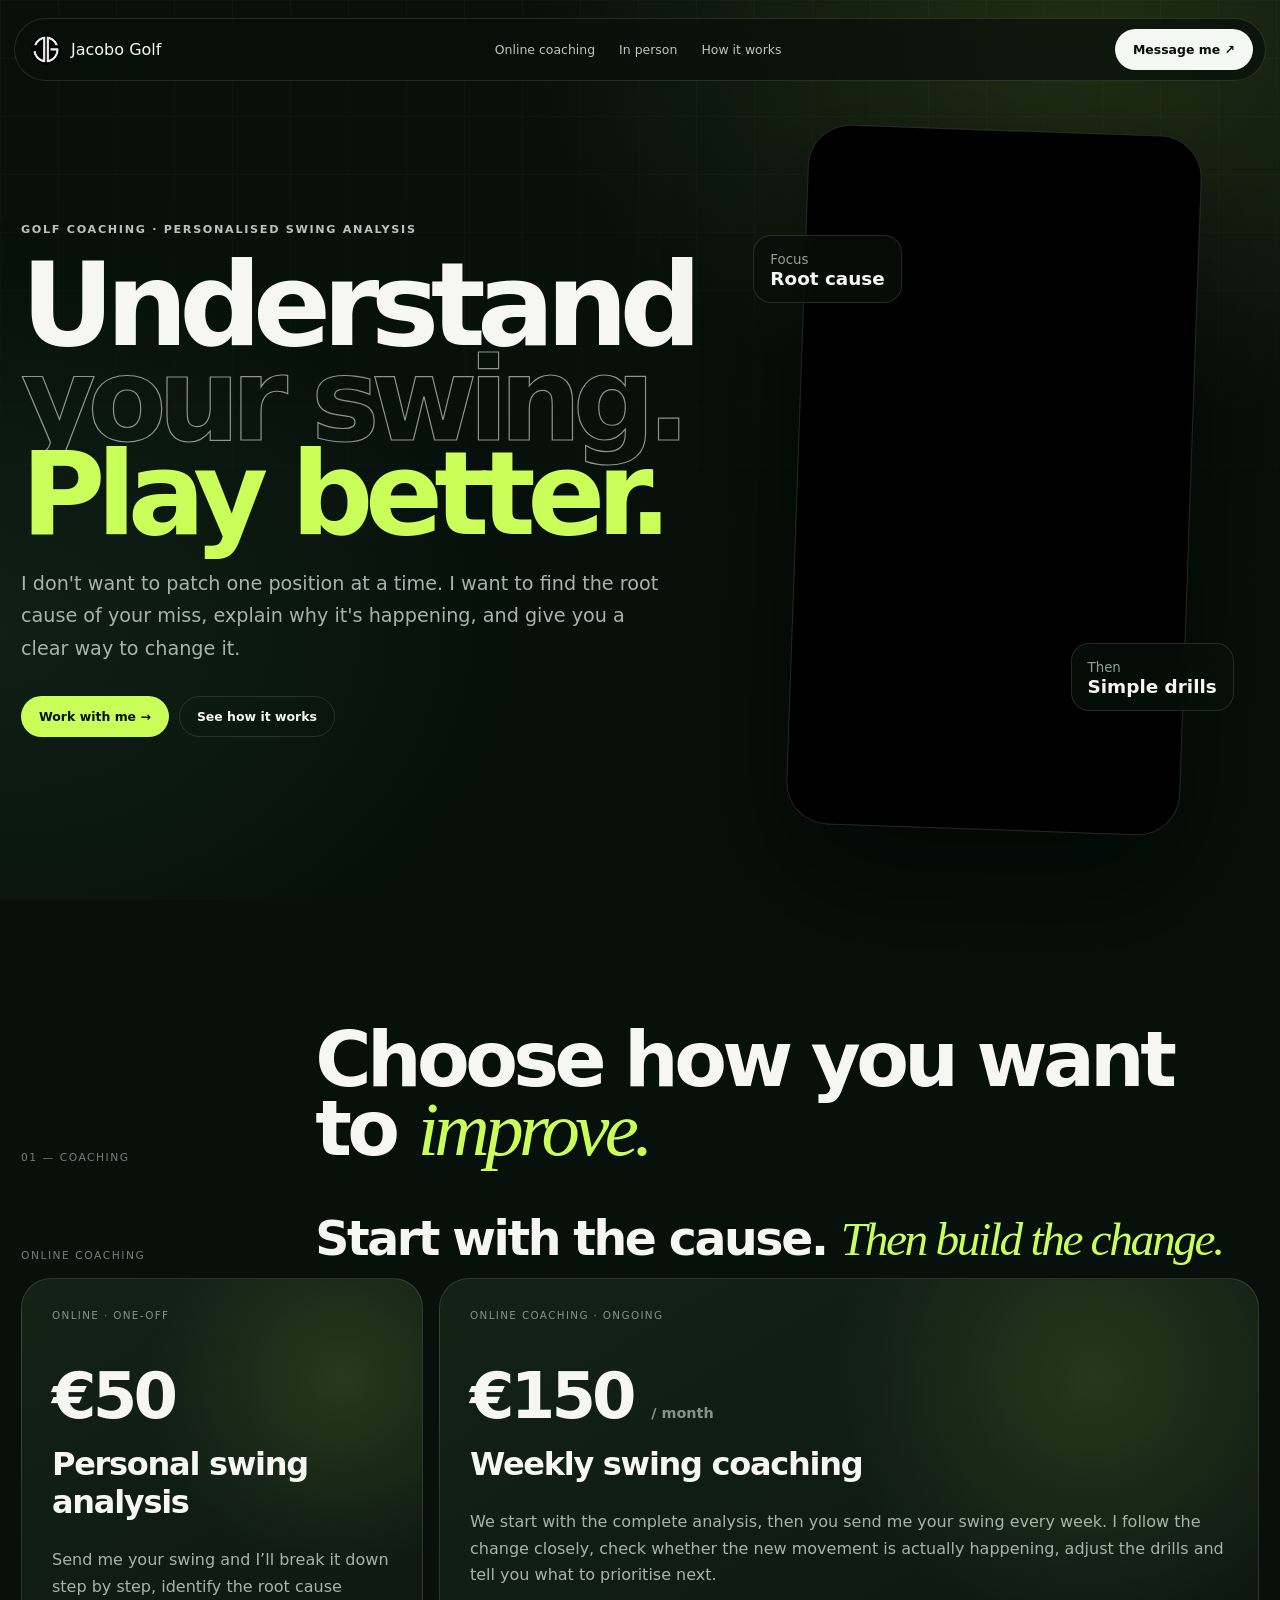
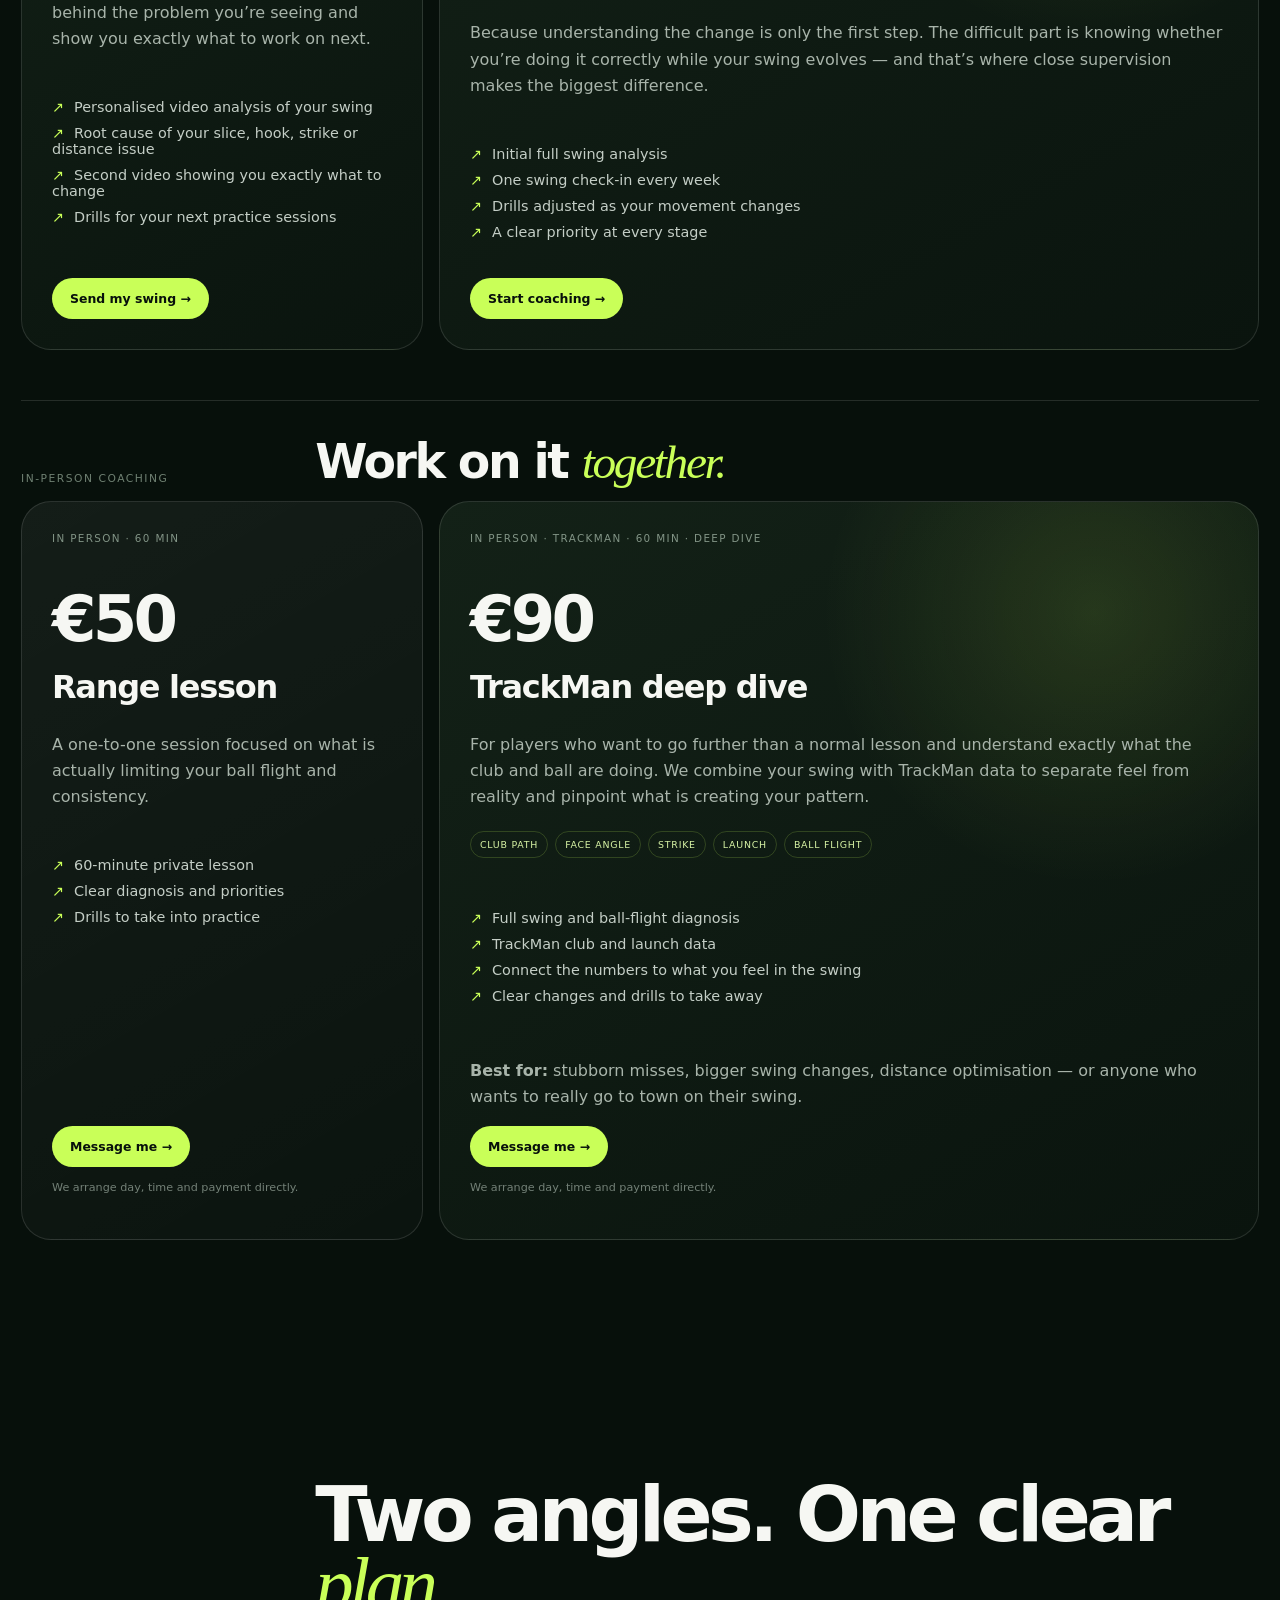
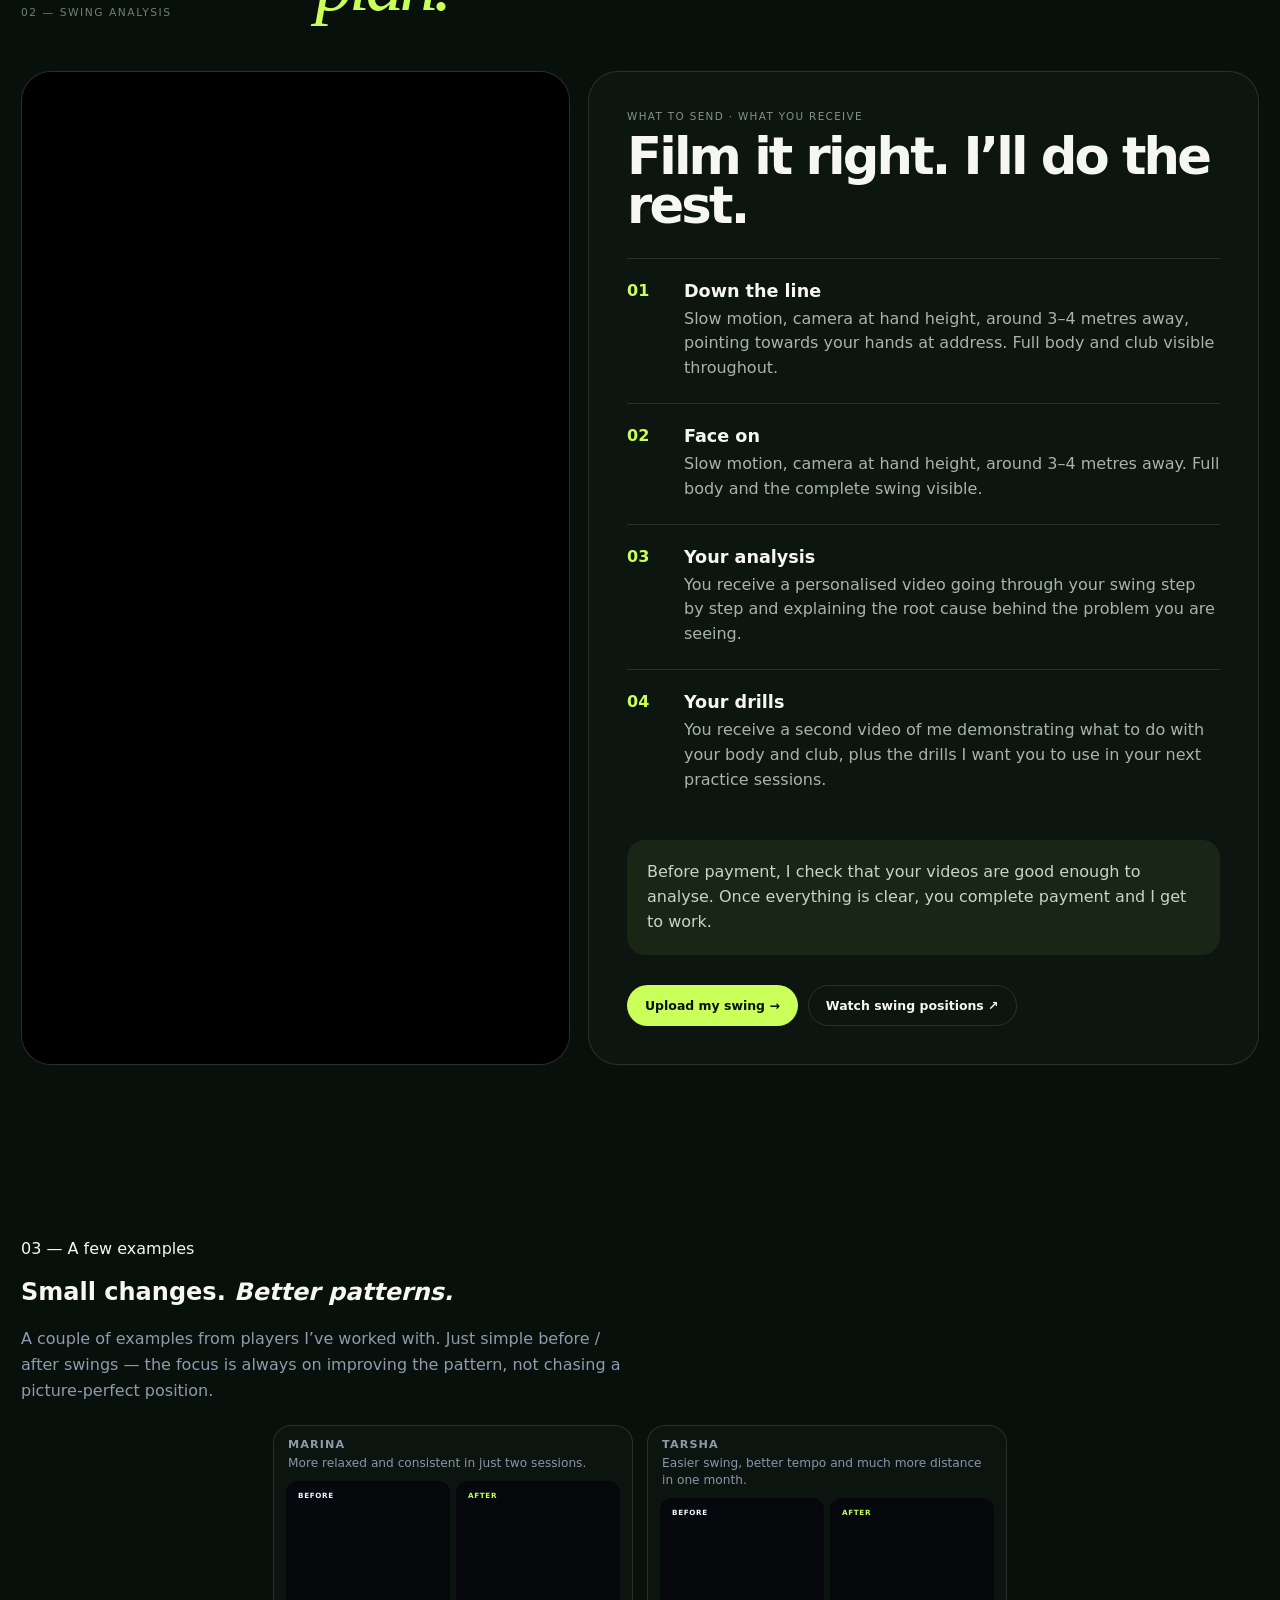
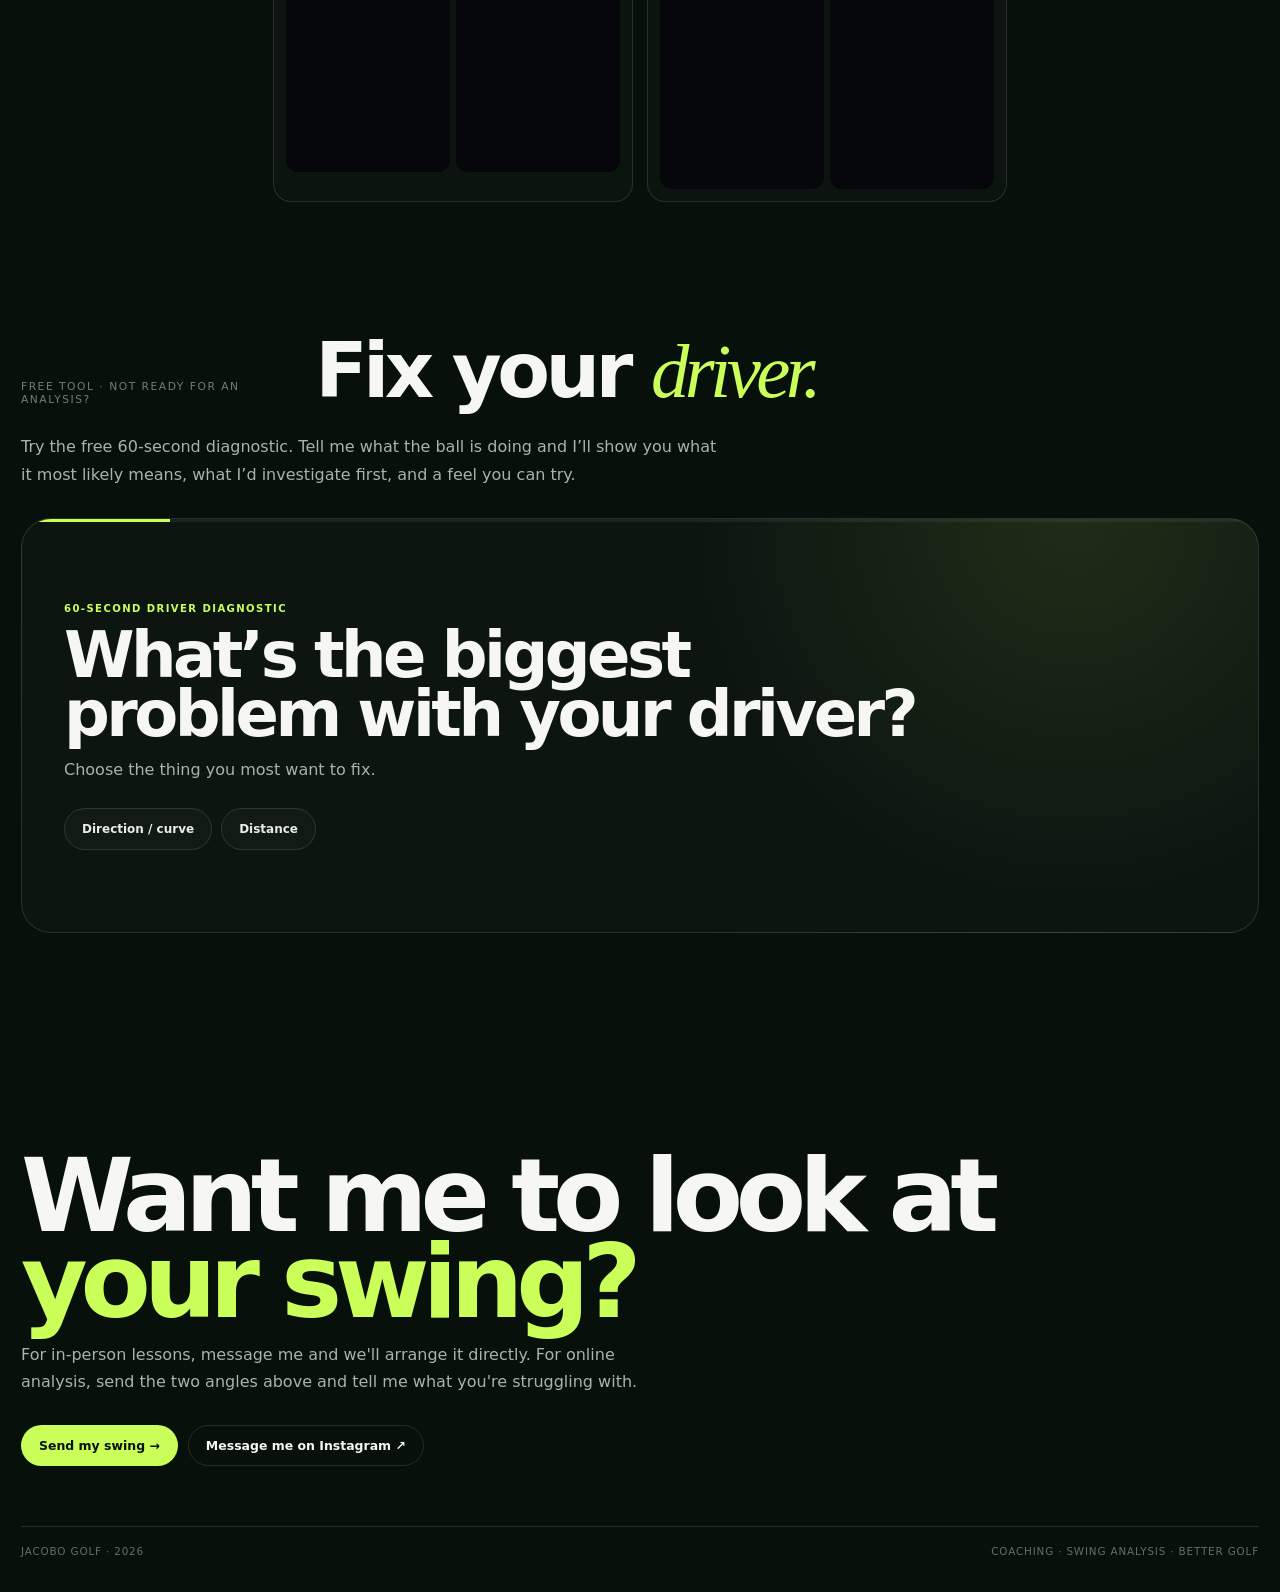
<file: jacobogolf-driver-tool-lower.html>
<!doctype html>
<html lang="en"><head><meta charset="utf-8"><meta name="viewport" content="width=device-width,initial-scale=1"><meta name="theme-color" content="#07100b"><title>Jacobo Golf — Coaching & Swing Analysis</title><meta name="description" content="Golf coaching and personalised swing analysis with Jacobo Gabeiras.">
<style>
:root{--bg:#07100b;--panel:#0d1811;--panel2:#122019;--text:#f6f7f3;--muted:#a8b4aa;--line:rgba(255,255,255,.12);--lime:#c9ff58;--green:#78e09a;--max:1240px;--r:30px}*{box-sizing:border-box}html{scroll-behavior:smooth}body{margin:0;background:var(--bg);color:var(--text);font-family:Inter,ui-sans-serif,system-ui,-apple-system,BlinkMacSystemFont,"Segoe UI",sans-serif;overflow-x:hidden}a{color:inherit;text-decoration:none}.wrap{width:min(calc(100% - 42px),var(--max));margin:auto}.ambient{position:fixed;inset:0;z-index:-2;background:radial-gradient(900px 600px at 85% 5%,rgba(201,255,88,.13),transparent 65%),radial-gradient(800px 600px at 0 70%,rgba(120,224,154,.08),transparent 70%)}.grid{position:fixed;inset:0;z-index:-1;background-image:linear-gradient(rgba(255,255,255,.025) 1px,transparent 1px),linear-gradient(90deg,rgba(255,255,255,.025) 1px,transparent 1px);background-size:58px 58px;mask-image:linear-gradient(#000,transparent 90%)}
nav{position:fixed;z-index:20;top:18px;left:50%;transform:translateX(-50%);width:min(calc(100% - 28px),1280px);display:flex;align-items:center;justify-content:space-between;padding:10px 12px 10px 16px;border:1px solid var(--line);border-radius:999px;background:rgba(7,16,11,.72);backdrop-filter:blur(18px)}.brand{display:flex;align-items:center;gap:10px;font-weight:900}.brand img{width:30px;height:30px;border-radius:50%;object-fit:cover;filter:invert(1)}.links{display:flex;gap:24px;color:#bcc7bd;font-size:.78rem}.pill,.btn{border-radius:999px;padding:12px 17px;font-weight:850;font-size:.78rem;border:1px solid var(--line);display:inline-flex;align-items:center;justify-content:center;gap:8px}.pill{background:#f5f7f3;color:#07100b}.btn.primary{background:var(--lime);color:#07100b;border-color:transparent}.btn:hover,.pill:hover{transform:translateY(-2px)}
.hero{min-height:100vh;display:grid;grid-template-columns:1.05fr .95fr;gap:60px;align-items:center;padding:130px 0 75px}.eyebrow{font-size:.7rem;text-transform:uppercase;letter-spacing:.15em;color:#b8c5ba;font-weight:800}.hero h1{font-size:clamp(4.5rem,9vw,9.5rem);line-height:.82;letter-spacing:-.075em;margin:22px 0 26px}.hero h1 span{display:block;color:transparent;-webkit-text-stroke:1.2px rgba(255,255,255,.55)}.hero h1 em{display:block;color:var(--lime);font-style:normal}.hero p{font-size:clamp(1rem,1.5vw,1.22rem);line-height:1.7;color:var(--muted);max-width:650px}.actions{display:flex;gap:10px;flex-wrap:wrap;margin-top:30px}.hero-media{position:relative;height:700px;display:flex;justify-content:center}.phone{height:100%;aspect-ratio:512/910;border-radius:42px;overflow:hidden;border:1px solid rgba(255,255,255,.15);box-shadow:0 55px 120px rgba(0,0,0,.5);transform:rotate(2deg);background:#000}.phone video{width:100%;height:100%;object-fit:cover}.badge{position:absolute;background:rgba(7,16,11,.76);border:1px solid var(--line);backdrop-filter:blur(14px);border-radius:18px;padding:13px 16px}.badge b{display:block;font-size:1.15rem}.badge small{color:#91a096}.b1{left:0;top:15%}.b2{right:0;bottom:17%}.section{padding:120px 0}.head{display:grid;grid-template-columns:.28fr 1fr;gap:30px;align-items:end;margin-bottom:52px}.index{font-size:.67rem;color:#6f8072;text-transform:uppercase;letter-spacing:.14em}.head h2{font-size:clamp(3.2rem,6vw,6.5rem);line-height:.9;letter-spacing:-.06em;margin:0}.head h2 em{font-family:Georgia,serif;font-weight:400;color:var(--lime)}
.services{display:grid;grid-template-columns:repeat(3,1fr);gap:16px}.card{border:1px solid var(--line);border-radius:var(--r);padding:30px;background:linear-gradient(150deg,rgba(255,255,255,.055),rgba(255,255,255,.018));min-height:520px;position:relative;display:flex;flex-direction:column}.card.featured{background:radial-gradient(circle at 80% 15%,rgba(201,255,88,.12),transparent 30%),linear-gradient(150deg,#132117,#0a140e)}.kicker{font-size:.65rem;text-transform:uppercase;letter-spacing:.13em;color:#829486}.price{font-size:clamp(3.1rem,5vw,5.3rem);font-weight:900;letter-spacing:-.06em;margin:38px 0 2px}.price small{font-size:.9rem;color:#829486;letter-spacing:0}.card h3{font-size:2rem;letter-spacing:-.04em;margin:10px 0}.card p{color:var(--muted);line-height:1.65}.checks{list-style:none;padding:0;margin:20px 0 28px;color:#c4cec6;font-size:.9rem}.checks li{margin:10px 0}.checks li:before{content:"↗";color:var(--lime);margin-right:10px}.card .btn{margin-top:auto;width:fit-content}.note{font-size:.7rem!important;color:#738077!important;margin-top:12px!important}
.analysis{display:grid;grid-template-columns:.9fr 1.1fr;gap:18px}.guide,.deliver{border:1px solid var(--line);border-radius:var(--r);overflow:hidden;background:rgba(255,255,255,.025)}.guide video{width:100%;height:100%;min-height:610px;object-fit:cover;display:block;background:#000}.deliver{padding:38px}.deliver h3{font-size:clamp(2.5rem,4vw,4.5rem);line-height:.95;letter-spacing:-.055em;margin:10px 0 28px}.step{padding:22px 0;border-top:1px solid var(--line);display:grid;grid-template-columns:42px 1fr;gap:15px}.step b{color:var(--lime)}.step h4{margin:0 0 6px;font-size:1.1rem}.step p{margin:0;color:var(--muted);line-height:1.55}.quote{margin-top:26px;padding:20px;border-radius:18px;background:rgba(201,255,88,.07);color:#c9d3ca;line-height:1.55}.proof{display:grid;grid-template-columns:1fr 1fr;gap:18px}.proof-card{border:1px solid var(--line);border-radius:var(--r);padding:36px;background:rgba(255,255,255,.025)}.proof-card h3{font-size:clamp(2.2rem,4vw,4rem);letter-spacing:-.05em;margin:0 0 18px}.proof-card p{color:var(--muted);line-height:1.7}.coming{display:grid;place-items:center;min-height:360px;border-style:dashed;color:#78877a;text-align:center}.footer{padding:100px 0 35px}.footer h2{font-size:clamp(4rem,8vw,8.5rem);line-height:.84;letter-spacing:-.07em;margin:0}.footer h2 span{display:block;color:var(--lime)}.footer p{color:var(--muted);max-width:620px;line-height:1.7}.bottom{margin-top:60px;padding-top:18px;border-top:1px solid var(--line);display:flex;justify-content:space-between;color:#637065;font-size:.65rem;text-transform:uppercase;letter-spacing:.08em}.reveal{opacity:0;transform:translateY(22px);transition:.65s}.reveal.on{opacity:1;transform:none}
@media(max-width:900px){.links{display:none}.hero{grid-template-columns:1fr}.hero-media{height:590px}.services{grid-template-columns:1fr}.card{min-height:auto}.analysis,.proof{grid-template-columns:1fr}.head{grid-template-columns:1fr}.guide img{min-height:0}.section{padding:90px 0}}@media(max-width:560px){.wrap{width:min(calc(100% - 26px),var(--max))}.hero h1{font-size:17vw}.hero-media{height:510px}.badge{display:none}.head h2{font-size:13vw}.deliver{padding:26px}.card{padding:25px}.bottom{flex-direction:column;gap:8px}}

.service-group{grid-column:1/-1;margin:34px 0 0;padding-top:38px;border-top:1px solid var(--line);display:grid;grid-template-columns:.28fr 1fr;gap:30px;align-items:end}
.service-group:first-child{margin-top:0;padding-top:0;border-top:0}
.service-group .label{font-size:.67rem;color:#6f8072;text-transform:uppercase;letter-spacing:.14em}
.service-group h3{font-size:clamp(2rem,3.7vw,4rem);line-height:.95;letter-spacing:-.05em;margin:0}
.service-group h3 em{font-family:Georgia,serif;font-weight:400;color:var(--lime)}
.trackman-data{display:flex;gap:7px;flex-wrap:wrap;margin:4px 0 22px}
.trackman-data span{font-size:.59rem;letter-spacing:.08em;border:1px solid rgba(201,255,88,.18);border-radius:999px;padding:7px 9px;color:#d8f4a5}
@media(max-width:900px){.service-group{grid-template-columns:1fr}}

/* v4: mobile-first refinements, brand menu, real before/after */
.nav{position:relative}
.brand{cursor:pointer;background:none;border:0;color:inherit;font:inherit;padding:0}
.brand-chevron{font-size:.66rem;color:#7f8ca0;transition:transform .2s}
.brand[aria-expanded="true"] .brand-chevron{transform:rotate(180deg)}
.brand-menu{position:absolute;top:58px;left:14px;min-width:235px;padding:9px;border:1px solid var(--line);border-radius:18px;background:rgba(8,11,18,.97);backdrop-filter:blur(22px);box-shadow:0 24px 60px rgba(0,0,0,.42);opacity:0;visibility:hidden;transform:translateY(-7px);transition:.2s ease}
.brand-menu.open{opacity:1;visibility:visible;transform:none}
.brand-menu a{display:flex;justify-content:space-between;gap:20px;padding:11px 12px;border-radius:12px;color:#b9c4d3;font-size:.75rem;font-weight:750}
.brand-menu a:hover{background:rgba(255,255,255,.055);color:white}
.brand-menu small{color:#64738a;font-size:.57rem;text-transform:uppercase;letter-spacing:.09em}

.transformations{display:grid;gap:18px}
.transformation{border:1px solid var(--line);border-radius:var(--radius);padding:30px;background:linear-gradient(155deg,rgba(255,255,255,.045),rgba(255,255,255,.018))}
.transformation-head{display:flex;justify-content:space-between;align-items:flex-end;gap:22px;margin-bottom:22px}
.transformation-head h3{font-size:clamp(2rem,4vw,4rem);line-height:.95;letter-spacing:-.05em;margin:8px 0 0}
.transformation-head p{max-width:500px;color:#8e9bad;line-height:1.6;margin:0}
.ba-grid{display:grid;grid-template-columns:1fr 1fr;gap:12px}
.ba-video{position:relative;overflow:hidden;border-radius:22px;background:#05070b;border:1px solid rgba(255,255,255,.08)}
.ba-video video{display:block;width:100%;aspect-ratio:9/16;object-fit:cover;background:#05070b}
.ba-label{position:absolute;z-index:2;top:12px;left:12px;padding:7px 10px;border-radius:999px;background:rgba(7,10,16,.72);backdrop-filter:blur(12px);font-size:.62rem;font-weight:850;text-transform:uppercase;letter-spacing:.1em}
.ba-label.after{color:var(--lime)}

@media(max-width:980px){
  .nav-wrap{top:10px;padding:0 10px}.nav{padding:9px 10px 9px 14px}.nav-links{display:none}.cv-btn{padding:9px 12px}
  .hero{min-height:auto;grid-template-columns:1fr;padding:116px 0 52px;gap:22px}
  .portrait-wrap{min-height:0}.portrait{width:100%;max-width:500px;aspect-ratio:4/5;border-radius:28px}
  .section{padding:76px 0}.section-head{margin-bottom:35px}.focus-line{margin:-5px 0 38px}
  .service-group{margin-top:22px;padding-top:28px;gap:9px}
  .services{grid-template-columns:1fr!important}
  .card{grid-column:auto!important;min-height:0!important;padding:26px!important}
  .card .btn{position:static!important;margin-top:20px}.checks{margin-bottom:8px!important}
  .research-card{min-height:0}.research-card h3{margin:36px 0 10px}
  .footer{padding-top:75px}
}
@media(max-width:620px){
  .wrap{width:min(calc(100% - 24px),var(--max))}
  .brand{font-size:.86rem}.cv-btn{font-size:.66rem}
  .brand-menu{position:fixed;top:68px;left:10px;right:10px;min-width:0}
  .hero h1{font-size:clamp(3.05rem,16vw,5.05rem);line-height:.84;margin:18px 0 20px}
  .hero-intro{font-size:.97rem;line-height:1.6}.hero-meta{display:none}
  .actions{gap:8px}.btn{padding:12px 14px}
  .portrait-wrap{margin-top:6px}.portrait{width:100%;aspect-ratio:4/5;object-position:center}
  .f1{top:12px;left:10px}.f2{right:10px;bottom:14px}.float-card{padding:10px 12px;border-radius:14px}
  .section-title,.head h2{font-size:clamp(2.7rem,13vw,4.4rem)!important}
  .section-index,.index{font-size:.6rem}
  .service-group{display:block}.service-group h3{font-size:2.3rem;margin-top:8px}
  .card{margin-top:12px;border-radius:24px}.card h3{font-size:2.35rem!important}
  .card p{font-size:.93rem;line-height:1.58}.checks li{font-size:.87rem;line-height:1.45}
  .price{font-size:3.6rem!important}.trackman-data{gap:5px}.trackman-data span{font-size:.52rem;padding:6px 8px}
  .research-grid{grid-template-columns:1fr!important}.video-guide{border-radius:22px}
  .transformation{padding:17px;border-radius:24px}.transformation-head{display:block;margin-bottom:15px}
  .transformation-head h3{font-size:2.55rem}.transformation-head p{margin-top:10px;font-size:.88rem}
  .ba-grid{gap:7px}.ba-video{border-radius:15px}.ba-label{top:7px;left:7px;padding:5px 7px;font-size:.52rem}
  .footer h2{font-size:clamp(3rem,15vw,5.5rem)}.footer-bottom{margin-top:45px}
}


/* Compact before/after examples */
.results-compact{padding-top:84px;padding-bottom:92px}
.results-compact .section-head{margin-bottom:24px}
.results-intro{max-width:720px;color:#8f9bad;line-height:1.65;margin:0 0 28px}
.results-grid{display:grid;grid-template-columns:1fr 1fr;gap:16px}
.result-pair{border:1px solid var(--line);border-radius:24px;padding:16px;background:rgba(255,255,255,.02)}
.result-name{font-size:.7rem;font-weight:800;letter-spacing:.1em;text-transform:uppercase;color:#8d9aab;margin:0 0 10px 2px}
.result-videos{display:grid;grid-template-columns:1fr 1fr;gap:8px}
.result-video{position:relative;overflow:hidden;border-radius:16px;background:#05070b;aspect-ratio:9/16}
.result-video video{display:block;width:100%;height:100%;object-fit:cover}
.result-video span{position:absolute;z-index:2;top:8px;left:8px;padding:5px 7px;border-radius:999px;background:rgba(7,10,16,.7);backdrop-filter:blur(10px);font-size:.5rem;font-weight:850;letter-spacing:.09em;text-transform:uppercase}
.result-video span.after{color:var(--lime)}

@media(max-width:760px){
  .results-compact{padding-top:64px;padding-bottom:72px}
  .results-grid{grid-template-columns:1fr;gap:12px}
  .result-pair{padding:12px;border-radius:20px}
  .result-videos{gap:6px}
  .result-video{border-radius:14px}
}


/* Smaller, understated before/after examples */
.results-compact{padding-top:54px;padding-bottom:64px}
.results-compact .section-head{margin-bottom:16px}
.results-intro{max-width:620px;margin-bottom:20px}
.results-grid{
  display:grid;
  grid-template-columns:repeat(2,minmax(0,360px));
  justify-content:center;
  gap:14px;
}
.result-pair{
  padding:12px;
  border-radius:18px;
}
.result-copy{margin:0 0 9px 2px}
.result-name{margin:0 0 4px}
.result-copy p{
  margin:0;
  color:#8996a8;
  font-size:.76rem;
  line-height:1.4;
}
.result-videos{gap:6px}
.result-video{
  border-radius:12px;
  aspect-ratio:9/16;
}
.result-video video{
  width:100%;
  height:100%;
  object-fit:cover;
}
.result-video span{
  top:6px;
  left:6px;
  padding:4px 6px;
  font-size:.45rem;
}

@media(max-width:760px){
  .results-compact{padding-top:44px;padding-bottom:54px}
  .results-grid{
    grid-template-columns:1fr 1fr;
    gap:8px;
  }
  .result-pair{
    padding:8px;
    border-radius:15px;
  }
  .result-copy{margin-bottom:7px}
  .result-copy p{
    font-size:.66rem;
    line-height:1.32;
  }
  .result-name{font-size:.62rem}
  .result-videos{gap:4px}
  .result-video{border-radius:10px}
  .result-video span{
    top:4px;
    left:4px;
    padding:3px 5px;
    font-size:.4rem;
  }
}

.driver-tool{padding-top:70px}.driver-intro{max-width:700px;color:var(--muted);line-height:1.7;margin:-25px 0 30px}.driver-box{border:1px solid var(--line);border-radius:var(--r);background:radial-gradient(circle at 85% 0,rgba(201,255,88,.10),transparent 34%),rgba(255,255,255,.025);overflow:hidden}.driver-bar{height:3px;background:rgba(255,255,255,.06)}.driver-bar i{display:block;height:100%;width:10%;background:var(--lime);transition:.3s}.driver-stage{min-height:410px;padding:42px;display:flex;flex-direction:column;justify-content:center}.driver-kicker{font-size:.63rem;text-transform:uppercase;letter-spacing:.14em;color:var(--lime);font-weight:850;margin-bottom:12px}.driver-stage h3{font-size:clamp(2.5rem,5vw,5rem);line-height:.92;letter-spacing:-.055em;margin:0 0 13px;max-width:900px}.driver-stage>p{max-width:670px;color:var(--muted);line-height:1.65;margin:0 0 25px}.driver-options{display:flex;flex-wrap:wrap;gap:9px}.driver-choice{font:inherit;color:#e8ede8;background:rgba(255,255,255,.025);border:1px solid var(--line);border-radius:999px;padding:13px 17px;font-size:.75rem;font-weight:850;cursor:pointer}.driver-look{margin:23px 0;padding:18px;border:1px solid var(--line);border-radius:18px}.driver-look span{display:inline-block;border:1px solid rgba(255,255,255,.09);border-radius:999px;padding:6px 9px;margin:3px;font-size:.64rem}.driver-takeaway{margin-top:25px;padding-top:22px;border-top:1px solid var(--line)}.driver-result-copy,.driver-takeaway p{color:var(--muted);line-height:1.7;max-width:780px}.driver-back{border:0;background:none;color:#718077;font:inherit;font-size:.68rem;padding:0;margin-top:24px;cursor:pointer}.driver-reset{margin-left:7px}@media(max-width:560px){.driver-tool{padding-top:48px}.driver-stage{padding:28px 17px;min-height:430px}.driver-stage h3{font-size:clamp(2.5rem,12vw,3.7rem)}.driver-options{display:grid;grid-template-columns:1fr 1fr;width:100%;gap:7px}.driver-choice{border-radius:15px;padding:13px 8px;font-size:.67rem}.driver-reset{margin:8px 0 0}}</style></head><body><div class="ambient"></div><div class="grid"></div>
<nav><a class="brand" href="#top"><img src="assets/images/logo.jpeg" alt="JG">Jacobo Golf</a><div class="links"><a href="#coaching">Online coaching</a><a href="#inperson">In person</a><a href="#analysis">How it works</a></div><a class="pill" href="https://www.instagram.com/" target="_blank">Message me ↗</a></nav>
<main id="top"><section class="hero wrap"><div class="reveal"><div class="eyebrow">Golf coaching · Personalised swing analysis</div><h1>Understand<span>your swing.</span><em>Play better.</em></h1><p>I don't want to patch one position at a time. I want to find the root cause of your miss, explain why it's happening, and give you a clear way to change it.</p><div class="actions"><a class="btn primary" href="#coaching">Work with me →</a><a class="btn" href="#analysis">See how it works</a></div></div><div class="hero-media reveal"><div class="phone"><video autoplay muted loop playsinline preload="metadata"><source src="assets/video/driver-positions.mp4" type="video/mp4"></video></div><div class="badge b1"><small>Focus</small><b>Root cause</b></div><div class="badge b2"><small>Then</small><b>Simple drills</b></div></div></section>
<section id="coaching" class="section wrap"><div class="head reveal"><div class="index">01 — Coaching</div><h2>Choose how you want to <em>improve.</em></h2></div><div class="services">

<div class="service-group reveal"><div class="label">Online coaching</div><h3>Start with the cause. <em>Then build the change.</em></h3></div>

<article class="card featured reveal"><div class="kicker">Online · One-off</div><div class="price">€50</div><h3>Personal swing analysis</h3><p>Send me your swing and I’ll break it down step by step, identify the root cause behind the problem you’re seeing and show you exactly what to work on next.</p><ul class="checks"><li>Personalised video analysis of your swing</li><li>Root cause of your slice, hook, strike or distance issue</li><li>Second video showing you exactly what to change</li><li>Drills for your next practice sessions</li></ul><a class="btn primary" href="#analysis">Send my swing →</a></article>

<article class="card featured reveal" style="grid-column:span 2"><div class="kicker">Online coaching · Ongoing</div><div class="price">€150 <small>/ month</small></div><h3>Weekly swing coaching</h3><p>We start with the complete analysis, then you send me your swing every week. I follow the change closely, check whether the new movement is actually happening, adjust the drills and tell you what to prioritise next.</p><p>Because understanding the change is only the first step. The difficult part is knowing whether you’re doing it correctly while your swing evolves — and that’s where close supervision makes the biggest difference.</p><ul class="checks"><li>Initial full swing analysis</li><li>One swing check-in every week</li><li>Drills adjusted as your movement changes</li><li>A clear priority at every stage</li></ul><a class="btn primary" href="#analysis">Start coaching →</a></article>

<div id="inperson" class="service-group reveal"><div class="label">In-person coaching</div><h3>Work on it <em>together.</em></h3></div>

<article class="card reveal"><div class="kicker">In person · 60 min</div><div class="price">€50</div><h3>Range lesson</h3><p>A one-to-one session focused on what is actually limiting your ball flight and consistency.</p><ul class="checks"><li>60-minute private lesson</li><li>Clear diagnosis and priorities</li><li>Drills to take into practice</li></ul><a class="btn primary" href="https://www.instagram.com/" target="_blank">Message me →</a><p class="note">We arrange day, time and payment directly.</p></article>

<article class="card featured reveal" style="grid-column:span 2"><div class="kicker">In person · TrackMan · 60 min · Deep dive</div><div class="price">€90</div><h3>TrackMan deep dive</h3><p>For players who want to go further than a normal lesson and understand exactly what the club and ball are doing. We combine your swing with TrackMan data to separate feel from reality and pinpoint what is creating your pattern.</p><div class="trackman-data"><span>CLUB PATH</span><span>FACE ANGLE</span><span>STRIKE</span><span>LAUNCH</span><span>BALL FLIGHT</span></div><ul class="checks"><li>Full swing and ball-flight diagnosis</li><li>TrackMan club and launch data</li><li>Connect the numbers to what you feel in the swing</li><li>Clear changes and drills to take away</li></ul><p><strong>Best for:</strong> stubborn misses, bigger swing changes, distance optimisation — or anyone who wants to really go to town on their swing.</p><a class="btn primary" href="https://www.instagram.com/" target="_blank">Message me →</a><p class="note">We arrange day, time and payment directly.</p></article>

</div></section>
<section id="analysis" class="section wrap"><div class="head reveal"><div class="index">02 — Swing analysis</div><h2>Two angles. One clear <em>plan.</em></h2></div><div class="analysis"><div class="guide reveal"><video autoplay muted loop playsinline preload="metadata" aria-label="Face-on and down-the-line filming guide"><source src="assets/video/dtl-faceon.mp4" type="video/mp4"></video></div><div class="deliver reveal"><div class="kicker">What to send · What you receive</div><h3>Film it right. I’ll do the rest.</h3><div class="step"><b>01</b><div><h4>Down the line</h4><p>Slow motion, camera at hand height, around 3–4 metres away, pointing towards your hands at address. Full body and club visible throughout.</p></div></div><div class="step"><b>02</b><div><h4>Face on</h4><p>Slow motion, camera at hand height, around 3–4 metres away. Full body and the complete swing visible.</p></div></div><div class="step"><b>03</b><div><h4>Your analysis</h4><p>You receive a personalised video going through your swing step by step and explaining the root cause behind the problem you are seeing.</p></div></div><div class="step"><b>04</b><div><h4>Your drills</h4><p>You receive a second video of me demonstrating what to do with your body and club, plus the drills I want you to use in your next practice sessions.</p></div></div><div class="quote">Before payment, I check that your videos are good enough to analyse. Once everything is clear, you complete payment and I get to work.</div><div class="actions"><a class="btn primary" href="#" data-placeholder="tally">Upload my swing →</a><a class="btn" href="https://www.instagram.com/reel/DbYfWAgsVIc/" target="_blank">Watch swing positions ↗</a></div></div></div></section>



<section id="results" class="section wrap results-compact">
  <div class="section-head reveal">
    <div class="section-index">03 — A few examples</div>
    <h2 class="section-title">Small changes. <em>Better patterns.</em></h2>
  </div>
  <p class="results-intro reveal">A couple of examples from players I’ve worked with. Just simple before / after swings — the focus is always on improving the pattern, not chasing a picture-perfect position.</p>

  <div class="results-grid reveal">
    <article class="result-pair">
      <div class="result-copy"><div class="result-name">Marina</div><p>More relaxed and consistent in just two sessions.</p></div>
      <div class="result-videos">
        <div class="result-video">
          <span>Before</span>
          <video autoplay muted loop playsinline preload="metadata">
            <source src="assets/video/marina_before.mp4" type="video/mp4">
          </video>
        </div>
        <div class="result-video">
          <span class="after">After</span>
          <video autoplay muted loop playsinline preload="metadata">
            <source src="assets/video/marina_after.mp4" type="video/mp4">
          </video>
        </div>
      </div>
    </article>

    <article class="result-pair">
      <div class="result-copy"><div class="result-name">Tarsha</div><p>Easier swing, better tempo and much more distance in one month.</p></div>
      <div class="result-videos">
        <div class="result-video">
          <span>Before</span>
          <video autoplay muted loop playsinline preload="metadata">
            <source src="assets/video/tarsha_before.mp4" type="video/mp4">
          </video>
        </div>
        <div class="result-video">
          <span class="after">After</span>
          <video autoplay muted loop playsinline preload="metadata">
            <source src="assets/video/tarsha_after.mp4" type="video/mp4">
          </video>
        </div>
      </div>
    </article>
  </div>
</section>

<section id="driver-fix" class="section wrap driver-tool"><div class="head reveal"><div class="index">Free tool · Not ready for an analysis?</div><h2>Fix your <em>driver.</em></h2></div><p class="driver-intro reveal">Try the free 60-second diagnostic. Tell me what the ball is doing and I’ll show you what it most likely means, what I’d investigate first, and a feel you can try.</p><div class="driver-box reveal"><div class="driver-bar"><i id="driverProgress"></i></div><div class="driver-stage" id="driverStage"></div></div></section>




<footer class="footer wrap reveal"><h2>Want me to look at<span>your swing?</span></h2><p>For in-person lessons, message me and we'll arrange it directly. For online analysis, send the two angles above and tell me what you're struggling with.</p><div class="actions"><a class="btn primary" href="#analysis">Send my swing →</a><a class="btn" href="https://www.instagram.com/" target="_blank">Message me on Instagram ↗</a></div><div class="bottom"><span>Jacobo Golf · 2026</span><span>Coaching · Swing analysis · Better golf</span></div></footer></main>
<script>const io=new IntersectionObserver(es=>es.forEach(e=>{if(e.isIntersecting){e.target.classList.add('on');io.unobserve(e.target)}}),{threshold:.1});document.querySelectorAll('.reveal').forEach(x=>io.observe(x));
const brandToggle=document.getElementById('brandToggle'),brandMenu=document.getElementById('brandMenu');
if(brandToggle&&brandMenu){
 const closeMenu=()=>{brandMenu.classList.remove('open');brandToggle.setAttribute('aria-expanded','false')};
 brandToggle.addEventListener('click',e=>{e.stopPropagation();const isOpen=brandMenu.classList.toggle('open');brandToggle.setAttribute('aria-expanded',isOpen?'true':'false')});
 brandMenu.querySelectorAll('a').forEach(a=>a.addEventListener('click',closeMenu));
 document.addEventListener('click',e=>{if(!brandMenu.contains(e.target)&&!brandToggle.contains(e.target))closeMenu()});
 document.addEventListener('keydown',e=>{if(e.key==='Escape')closeMenu()});
}
(()=>{
const S=document.getElementById('driverStage'),P=document.getElementById('driverProgress');if(!S)return;
let A={};

const q=(t,p,o,k,n,x)=>{
  P.style.width=x+'%';
  S.innerHTML=`<div class="driver-kicker">60-second driver diagnostic</div><h3>${t}</h3><p>${p}</p><div class="driver-options">${o.map(v=>`<button class="driver-choice" data-v="${v[0]}">${v[1]}</button>`).join('')}</div>`;
  S.querySelectorAll('.driver-choice').forEach(b=>b.onclick=()=>{A[k]=b.dataset.v;n()});
};

const blocks=(hypotheses, why, feel)=>{
  return `
    <div class="driver-look">
      <strong>Most likely root causes</strong><br>
      ${hypotheses.map(z=>`<span>${z}</span>`).join('')}
    </div>
    <div class="driver-look">
      <strong>Why that creates your miss</strong>
      <div style="margin-top:10px;color:#aeb9b0;line-height:1.65">${why}</div>
    </div>
    <div class="driver-look">
      <strong>Try this feel first</strong>
      <div style="margin-top:10px;color:#d8e3d9;line-height:1.65">${feel}</div>
    </div>`;
};

const r=(title,summary,hypotheses,why,feel)=>{
  P.style.width='100%';
  S.innerHTML=`<div class="driver-result">
    <div class="driver-kicker">Your likely pattern</div>
    <h3>${title}</h3>
    <div class="driver-result-copy">${summary}</div>
    ${blocks(hypotheses,why,feel)}
    <div class="driver-takeaway">
      <h4>This is the likely pattern — not a guaranteed diagnosis.</h4>
      <p>Ball flight tells us what the club is probably doing at impact. The real question is <strong>why your body and club are producing it</strong>. Send me Face On + Down The Line and I’ll tell you which of these causes is actually showing up in your swing, and what I’d change first.</p>
      <a class="btn primary" href="#analysis">Send me my swing · €50 →</a>
      <button class="btn driver-reset" id="again">Start again</button>
    </div>
  </div>`;
  document.getElementById('again').onclick=start;
};

function singleFlightResult(){
  const s=A.start,c=A.curve,k=A.strike;
  let title,summary,hyp,why,feel;

  // PULL-SLICE / PULL-FADE
  if(s==='left' && c==='right'){
    title='Most likely: over the top / steep transition.';
    summary=`A ball that <strong>starts left and curves right</strong> usually means the club is travelling left through impact while the face is open relative to that path. That is the classic ball-flight signature I’d associate first with an <strong>over-the-top or steep transition</strong>.`;
    hyp=['Over the top','Steep transition','Trail shoulder dropping out','Upper body starting downswing','Holding the face open'];
    why=`If the chest and shoulders fire first from the top, the club often gets thrown outside the hands. From there the path works left. Many players then instinctively <strong>hold the face open</strong> to stop the ball going even farther left — which creates the pull-slice. ${k==='heel'?'A heel strike strengthens that pattern because heel gear effect can add even more fade curvature.':''}`;
    feel=`Feel the club <strong>fall behind you before you rotate hard</strong>. A useful feel is that the trail elbow works down toward your trail hip while the chest stays patient for a fraction longer. If your first move from the top feels like “spin the shoulders,” that’s exactly what I’d try to soften.`;
  }
  // PUSH-SLICE
  else if(s==='right' && c==='right'){
    title='Most likely: open face with a stuck or late delivery.';
    summary=`Starting right and curving farther right means the face is <strong>right of target and open relative to the path</strong>. The first thing I’d investigate is whether the club is getting too far behind you and the face never has time to square.`;
    hyp=['Getting stuck','Trail shoulder dropping','Club too deep','Face held open','Late release'];
    why=`A common pattern is the trail shoulder dropping too much in transition, the club getting trapped behind the body, and the hands arriving late. From there the face stays open and the ball starts right. If the path is also too far from the inside, the miss can become a huge block or push-slice. ${k==='heel'?'Heel contact can make the rightward curve even worse.':''}`;
    feel=`Feel like the trail shoulder works <strong>more around and less straight down</strong>, and that the handle keeps moving left after impact instead of getting trapped behind you.`;
  }
  // STRAIGHT START + SLICE
  else if(s==='straight' && c==='right'){
    title='Most likely: face control before path.';
    summary=`If it starts reasonably straight and then peels right, the face may be close to target at impact but still <strong>open relative to the path</strong>. I’d look first at why the face is not squaring naturally.`;
    hyp=['Holding the face','Weak face control','Lead wrist extending','Late release','Possible leftward path'];
    why=`Players who fear the left side often unconsciously <strong>hold the face open</strong> through impact. Another common cause is the lead wrist moving into extension too early, leaving the clubface weak even if the path is not terrible.`;
    feel=`Try feeling the lead wrist stay <strong>flatter / slightly flexed</strong> through the strike and let the clubface rotate naturally instead of trying to “steer” it straight.`;
  }
  // PUSH-DRAW / PUSH-HOOK
  else if(s==='right' && c==='left'){
    title='Most likely: too far from the inside.';
    summary=`A ball that starts right and curves left is normally coming from an <strong>in-to-out delivery</strong>. If it’s a small draw, that can be great. If it’s a big miss, I’d investigate whether the club is getting too deep or stuck behind you.`;
    hyp=['Club too far inside','Getting stuck','Trail shoulder dropping','Too much in-to-out path','Active hand release'];
    why=`When the club gets too far behind the body, the path can travel excessively right. Then the hands often have to work hard to square the face. Catch it just right and you hit a draw. Release it too much and it turns into a hook.`;
    feel=`Feel the handle work <strong>more left through impact</strong> and the chest keep rotating. That usually gives the arms somewhere to go instead of forcing them to flip the club past you.`;
  }
  // PULL-HOOK
  else if(s==='left' && c==='left'){
    title='Most likely: face closing too early.';
    summary=`Starting left and curving farther left means the face is <strong>left of target and closed relative to the path</strong>. I’d look hard at whether the clubface is being shut too early or the hands are having to save a stuck delivery.`;
    hyp=['Early face closure','Flip / hand rescue','Getting stuck','Strong grip / shut face','Stalled rotation'];
    why=`A very common root cause is not “hands too active” by itself. The body can <strong>stall through impact</strong>, leaving the hands no option but to overtake and slam the face shut. Another version is a club that gets trapped behind you and has to be rescued late.`;
    feel=`Feel like the chest keeps turning and the handle keeps moving left so the <strong>body carries the club through</strong> instead of the hands throwing the head past you.`;
  }
  // STRAIGHT START + HOOK
  else if(s==='straight' && c==='left'){
    title='Most likely: the face is rotating too quickly.';
    summary=`A fairly straight start with leftward curve means the face is close to target but <strong>closing relative to the path</strong>. I’d investigate release timing and whether your rotation is stalling.`;
    hyp=['Fast face closure','Stalled body rotation','Active release','Strong grip','Club too far inside'];
    why=`If the body slows down through impact, the clubhead can pass the hands too aggressively. That rapidly closes the face relative to the path and gives you the hook shape.`;
    feel=`Try a sensation of <strong>turning through with the chest</strong> while keeping the handle moving. Less “throw the clubhead,” more “carry it through with rotation.”`;
  }
  // PULL
  else if(s==='left' && c==='straight'){
    title='Most likely: your whole delivery is left.';
    summary=`A straight pull usually means face and path are <strong>both left</strong> and fairly well matched. That makes me look at the transition and swing direction rather than face manipulation.`;
    hyp=['Over the top','Open shoulders at impact','Upper body dominates transition','Ball position / alignment','Leftward swing direction'];
    why=`If the upper body starts too aggressively, the entire swing direction can shift left without necessarily creating a huge face-to-path mismatch. That gives you a pull rather than a slice.`;
    feel=`Feel the lower body begin the change of direction while the club <strong>stays behind you for a beat</strong>. You want less immediate shoulder spin from the top.`;
  }
  // PUSH
  else if(s==='right' && c==='straight'){
    title='Most likely: your whole delivery is too far right.';
    summary=`A straight push normally means face and path are <strong>both right</strong> and reasonably matched. I’d investigate why the club is being delivered too far from the inside.`;
    hyp=['Too much in-to-out','Club too deep','Getting stuck','Trail shoulder dropping','Blocked rotation'];
    why=`If the club gets trapped behind your body, the path can stay excessively right. When the face matches that path, you get the straight block rather than a slice or hook.`;
    feel=`Feel the chest keep rotating and the hands work <strong>left around you</strong> after impact rather than extending forever out toward right field.`;
  }
  // STRAIGHT
  else{
    title='Your direction is actually pretty functional.';
    summary=`If it starts straight and stays straight, I would not go hunting for a directional swing fix. I’d move straight to <strong>strike, launch and speed</strong>.`;
    hyp=['Strike efficiency','Launch conditions','Speed production','Consistency'];
    why=`A neutral ball flight means face and path are already cooperating reasonably well. Chasing a prettier swing can easily make a good impact pattern worse.`;
    feel=`Keep the directional pattern and work on <strong>centre contact and speed</strong> instead.`;
  }

  if(k==='heel' && !summary.includes('heel')) summary += ` Your <strong>heel strike</strong> is also relevant because it can add fade curvature through gear effect.`;
  if(k==='toe' && !summary.includes('toe')) summary += ` Your <strong>toe strike</strong> is also relevant because it can add draw curvature through gear effect.`;
  if(k==='all') summary += ` The fact that strike location is moving around tells me there is probably a <strong>space / delivery consistency</strong> issue underneath the ball-flight pattern too.`;

  r(title,summary,hyp,why,feel);
}

function twoWayDetails(){
  q('Which pair sounds most like your two-way miss?','This matters because opposite misses can come from the same root cause.',
    [
      ['pushslice_pullhook','Push / push-slice + pull-hook'],
      ['pullslice_pushhook','Pull-slice + push-hook'],
      ['hook_slice','Hook + slice'],
      ['left_right_random','Honestly, it can go anywhere']
    ],
    'twoway',twoWayResult,70);
}

function twoWayResult(){
  const k=A.strike;
  let title,summary,hyp,why,feel;
  if(A.twoway==='pushslice_pullhook'){
    title='Most likely: you’re getting stuck and relying on timing.';
    summary=`This is one of the classic <strong>timing-dependent two-way misses</strong>. When the club gets too far behind you, you can either leave the face open and block / push-slice it, or throw the hands at it and snap it left.`;
    hyp=['Getting stuck','Trail shoulder dropping','Club too deep','Body stalling','Hand rescue'];
    why=`The root issue is often not that your hands are “inconsistent.” The hands are reacting to a club that has arrived in a bad place. If the body keeps moving, the face may stay open. If the body stalls and the hands fire, the face can flip shut.`;
    feel=`Feel the trail shoulder work <strong>around rather than straight down</strong>, keep rotating through the strike, and let the hands exit left with the body.`;
  }else if(A.twoway==='pullslice_pushhook'){
    title='Most likely: your path is changing too much between swings.';
    summary=`A pull-slice and a push-hook require almost opposite path relationships. That makes me suspicious of a <strong>transition that is not repeating</strong> — sometimes steep and left, sometimes dropped too far behind.`;
    hyp=['Variable transition','Over the top some swings','Getting stuck on others','Sway / poor pressure shift','Inconsistent sequencing'];
    why=`If pressure and body motion change from swing to swing, the club can attack from radically different directions. A sway off the ball, poor recentering, or an inconsistent first move down can all produce that kind of path variability.`;
    feel=`Work on a more repeatable transition: <strong>recenter pressure before the backswing finishes</strong>, then let the arms fall while the body begins to rotate.`;
  }else if(A.twoway==='hook_slice'){
    title='Most likely: face control is unstable.';
    summary=`If the start line is relatively similar but the ball can curve either way, the biggest variable is often <strong>face-to-path</strong>. I’d investigate whether you are alternately holding the face open and then over-releasing it.`;
    hyp=['Face timing','Holding then flipping','Grip variability','Lead wrist control','Body stall'];
    why=`When the body and clubface are not synced, you can get one swing where the face never closes and the next where the hands overtake aggressively.`;
    feel=`Try to make the face more passive by improving the motion underneath it: <strong>keep rotating and keep the handle moving</strong> instead of steering or flipping the head.`;
  }else{
    title='Most likely: the delivery itself is unstable.';
    summary=`If it genuinely goes everywhere, I would not diagnose one face or path problem. I’d look for a more fundamental source of variability — <strong>sway, pressure shift, balance, setup, or sequencing</strong>.`;
    hyp=['Sway','Poor recentering','Balance','Setup variability','Sequencing'];
    why=`When the body is not returning to a predictable place by impact, both path and face become moving targets. That creates misses on both sides and inconsistent contact.`;
    feel=`Start with balance and pressure: feel pressure move into the trail foot going back, then <strong>recenter toward the lead side before the backswing finishes</strong>.`;
  }
  if(k==='all') summary += ` The fact that you also strike it all over the face reinforces the idea that <strong>space and delivery are changing</strong>, not just the clubface.`;
  r(title,summary,hyp,why,feel);
}

const strike=()=>q('Where do you usually strike it?','Think about your most common contact.',
  [['heel','Heel'],['centre','Centre'],['toe','Toe'],['all','All over'],['unknown','Not sure']],
  'strike',()=> (A.start==='both'||A.curve==='both') ? twoWayDetails() : singleFlightResult(),58);

const curve=()=>q('Which way does it curve?','What shape does it make after it starts?',
  [['left','← Left'],['straight','No curve'],['right','Right →'],['both','Both ways']],
  'curve',strike,42);

const line=()=>q('Where does it usually start?','Think about the first few metres of flight.',
  [['left','← Left'],['straight','↑ Straight'],['right','Right →'],['both','Both sides']],
  'start',curve,25);

function distanceResult(){
  let title,summary,hyp,why,feel;
  if(A.contact!=='solid'){
    title='Most likely: you’re losing speed through strike efficiency.';
    summary=`If contact is inconsistent, I would <strong>not</strong> start by chasing more lag or swinging harder. Centre contact is the first speed multiplier.`;
    hyp=['Sway','Early extension','Changing posture','Poor space through impact','Setup inconsistency'];
    why=`Heel / toe variation often comes from the body changing its distance from the ball. A sway, early extension, or losing posture can move the handle and clubhead enough to shift strike dramatically.`;
    feel=`Try making swings where your priority is simply to <strong>keep your pelvis back and your chest covering the ball</strong> through impact. Speed comes after strike becomes predictable.`;
  }else if(A.flight==='high'){
    title='Most likely: you’re adding too much loft or spin.';
    summary=`Solid contact with a high, weak flight usually makes me look at <strong>dynamic loft and release</strong> before raw speed.`;
    hyp=['Early release','Casting','Hanging back','Too much dynamic loft','Low-face strike'];
    why=`If the club is released too early or the body stays behind the ball, the handle can stop leading and the club adds loft. That launches the ball with too much spin and costs distance even when contact feels solid.`;
    feel=`Feel pressure get to the lead side earlier and the handle stay <strong>slightly ahead longer</strong> instead of throwing the clubhead from the top.`;
  }else if(A.flight==='low'){
    title='Most likely: launch conditions are too low.';
    summary=`Solid contact with a very low driver flight usually points me toward <strong>strike height, delivered loft or attack angle</strong>.`;
    hyp=['Low-face strike','Too much handle forward','Negative attack angle','Ball too far back','Upper body moving forward'];
    why=`With driver, catching it low on the face or hitting too far down can kill launch and add inefficient spin. A forward lunge or poor setup can push both in the wrong direction.`;
    feel=`Feel the sternum stay <strong>behind the ball through impact</strong> while pressure still moves into the lead side. That lets you hit up without hanging back.`;
  }else{
    title='Most likely: you’re not creating or transferring enough speed.';
    summary=`If strike is centred and the flight looks normal but you’re still short, I’d look at <strong>how the swing creates speed</strong> rather than the ball flight itself.`;
    hyp=['Poor ground use','Weak pressure shift','Poor sequencing','No stretch / lag','Early release'];
    why=`Speed is created by sequencing: pressure moves, the body rotates, the arms and club load, then the club releases later. If you never use the ground, never create separation, or dump the angle too early, the clubhead arrives without enough speed.`;
    feel=`Try a simple <strong>step-through driver swing</strong>: start narrow, step toward the target as the backswing finishes, then swing through. It exaggerates pressure shift, sequencing and using the ground instead of just hitting with the arms.`;
  }
  r(title,summary,hyp,why,feel);
}

const dflight=()=>q('What does the flight look like?','On the shots you catch solid.',
  [['high','High & weak'],['low','Too low'],['normal','Normal — just short']],
  'flight',distanceResult,62);

const contact=()=>q('How does the strike feel?','This separates speed from efficiency.',
  [['solid','Mostly solid'],['inconsistent','Inconsistent'],['offcentre','Heel / toe a lot']],
  'contact',()=>A.contact==='solid'?dflight():distanceResult(),38);

function start(){
  A={};
  q('What’s the biggest problem with your driver?','Choose the thing you most want to fix.',
    [['flight','Direction / curve'],['distance','Distance']],
    'problem',()=>A.problem==='flight'?line():contact(),12);
}
start();
})();</script></body></html>
</file>
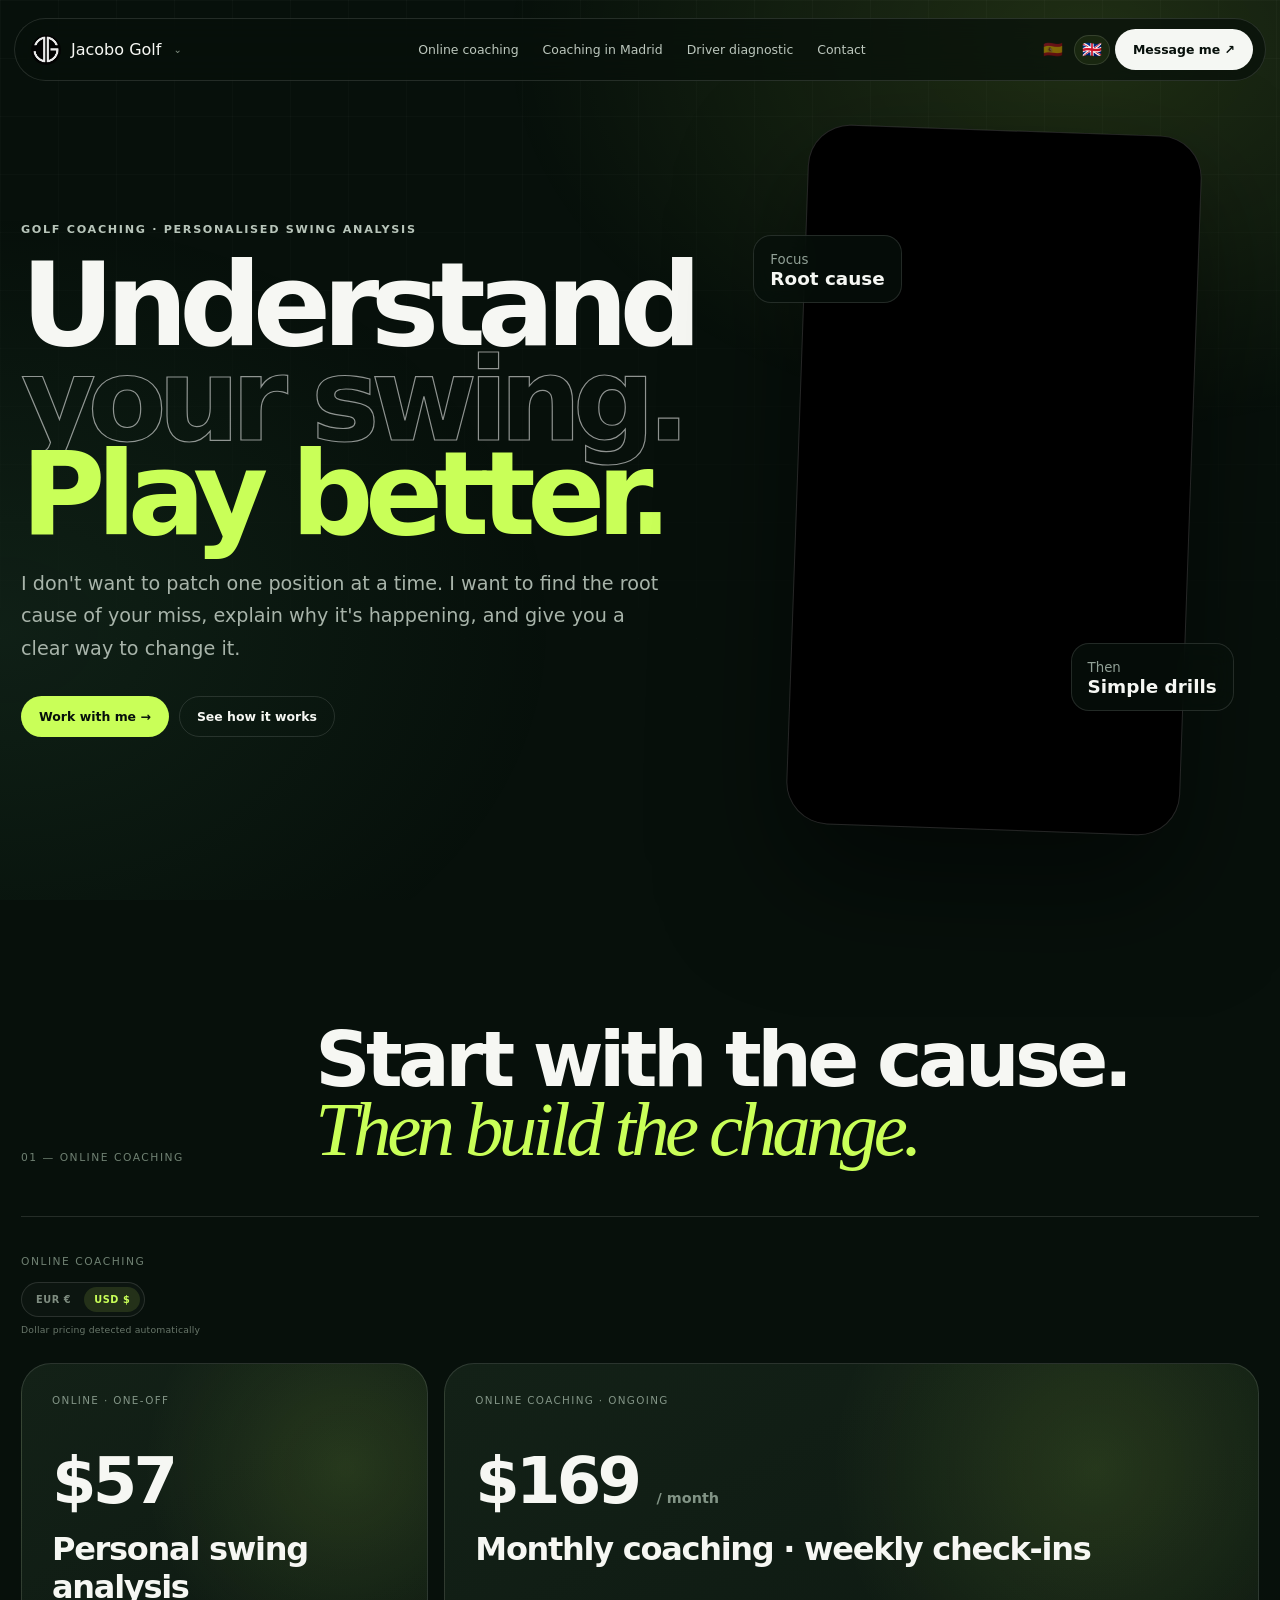
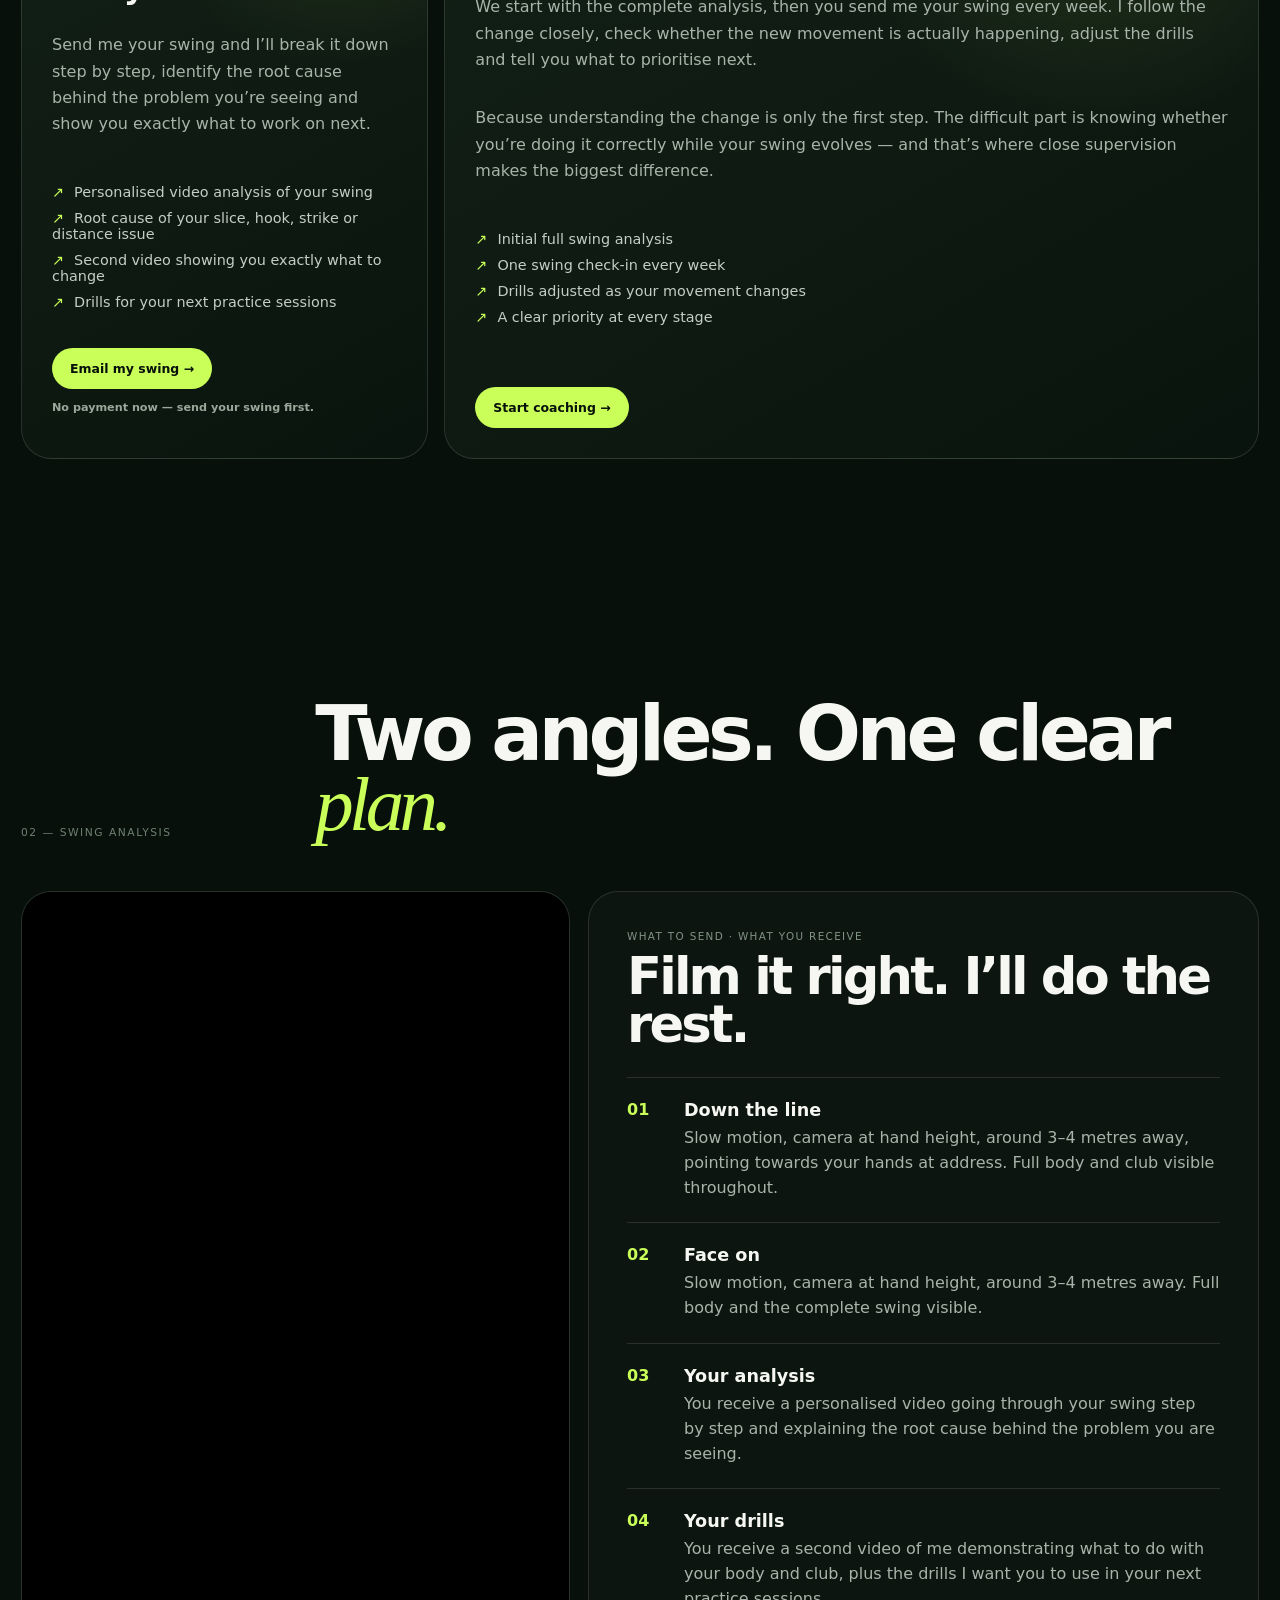
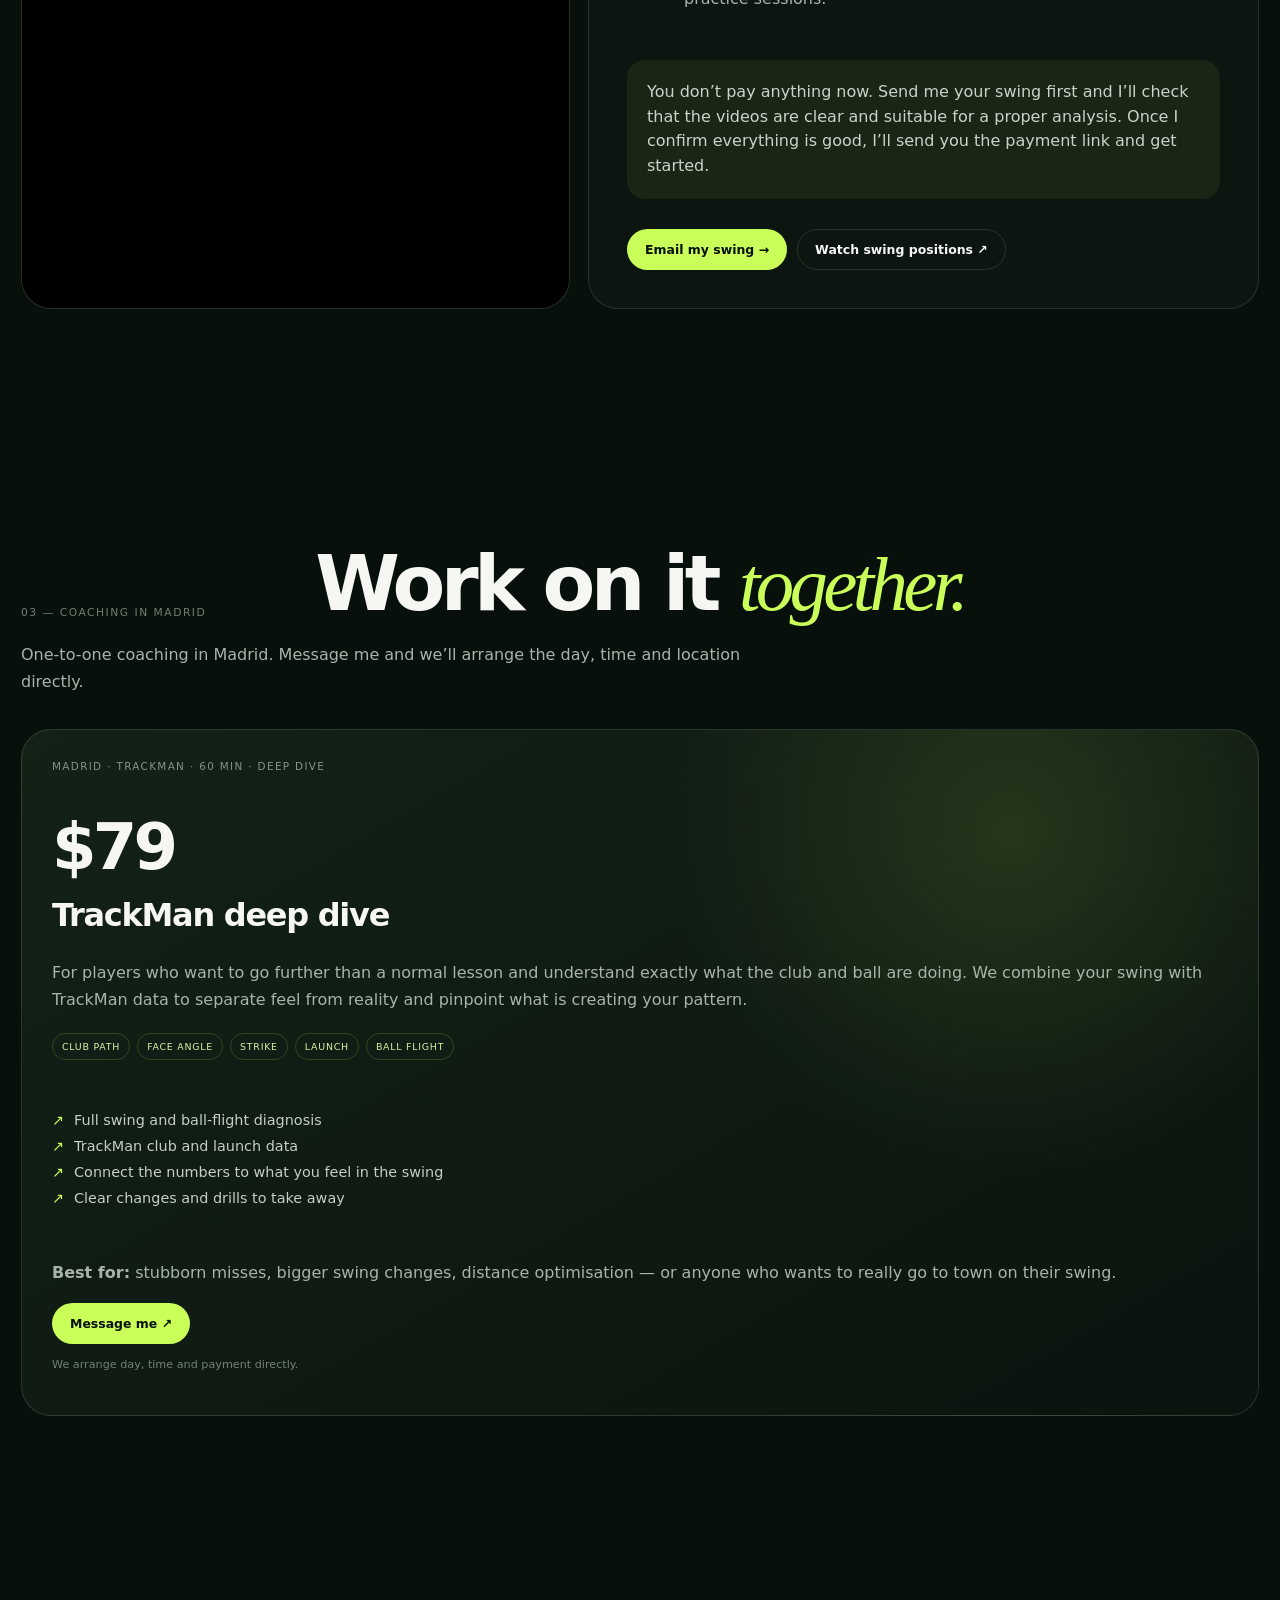
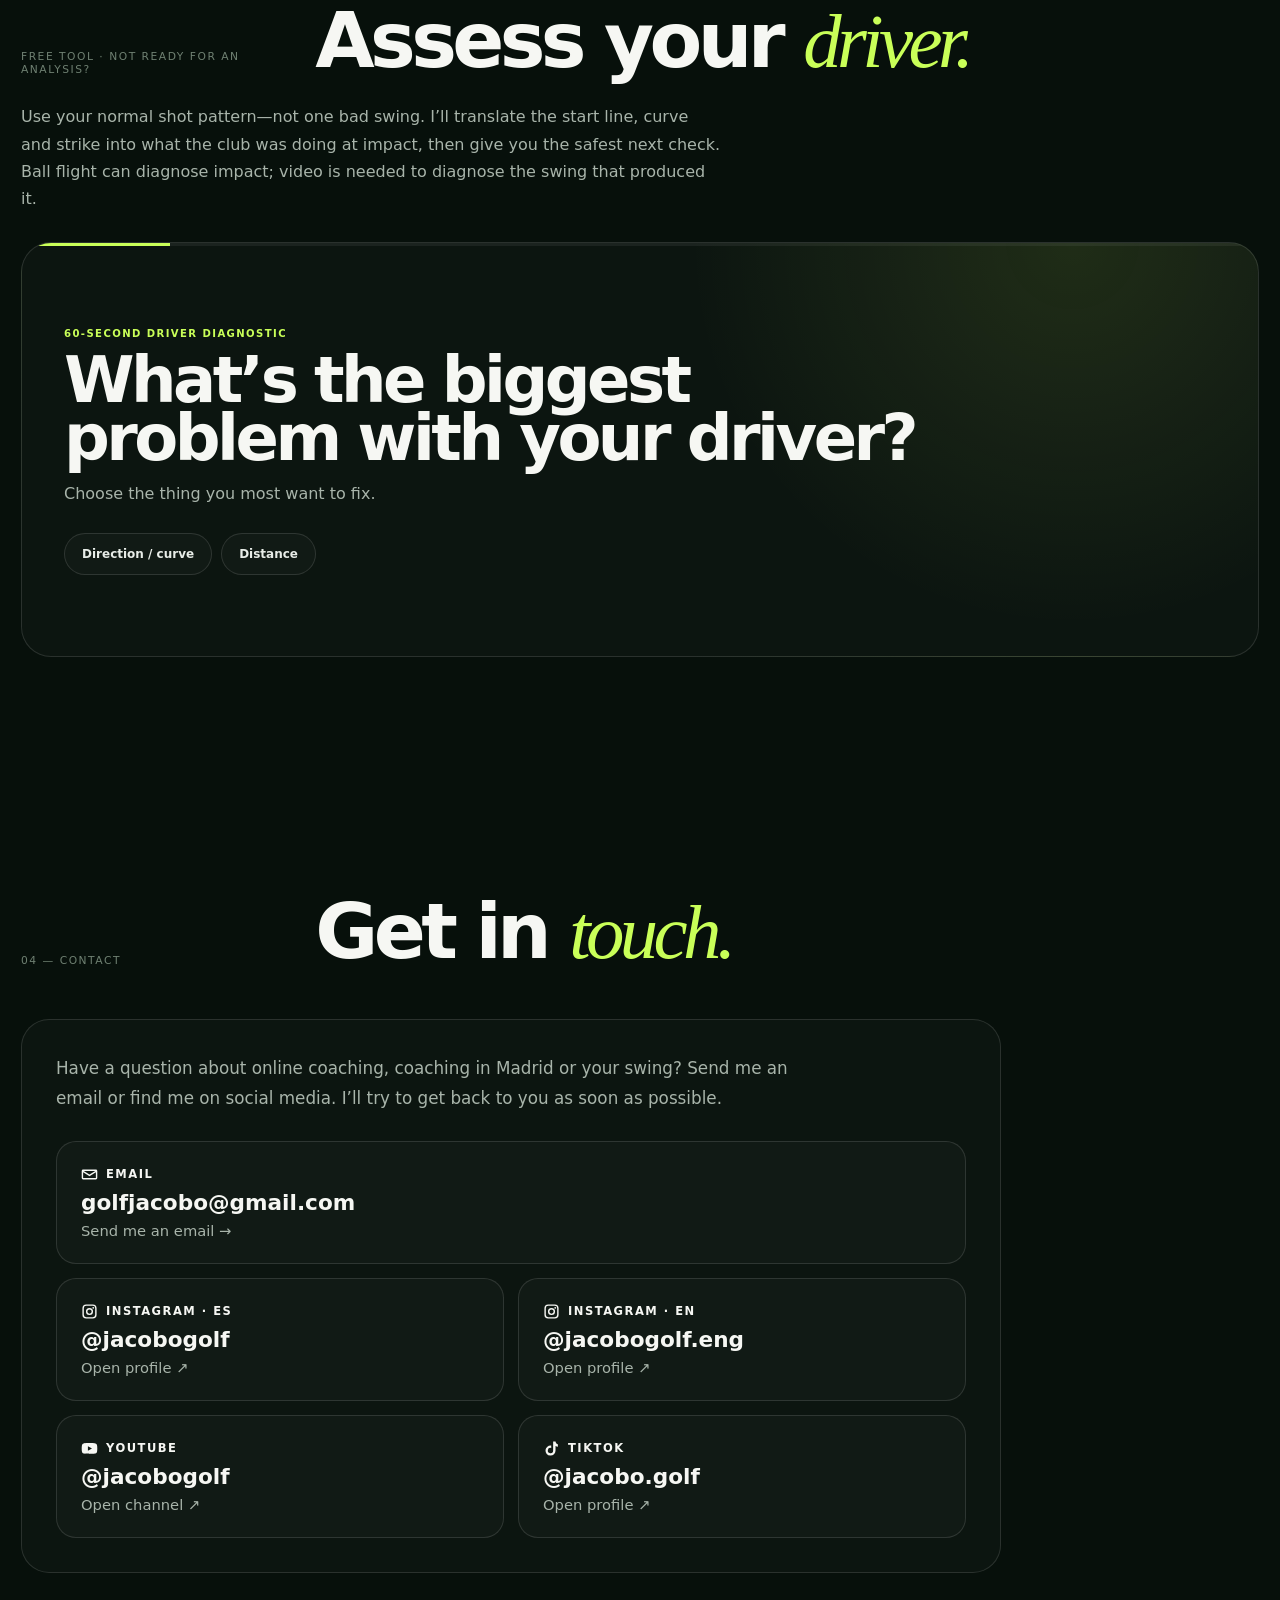
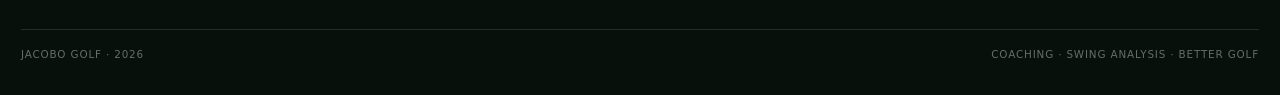
<file: jacobogolf-index-final-ready.html>
<!doctype html>
<html lang="en"><head><meta charset="utf-8"><meta name="viewport" content="width=device-width,initial-scale=1"><meta name="theme-color" content="#07100b"><title>Jacobo Golf — Coaching & Swing Analysis</title><meta name="description" content="Golf coaching and personalised swing analysis with Jacobo Gabeiras.">
<style>
:root{--bg:#07100b;--panel:#0d1811;--panel2:#122019;--text:#f6f7f3;--muted:#a8b4aa;--line:rgba(255,255,255,.12);--lime:#c9ff58;--green:#78e09a;--max:1240px;--r:30px}*{box-sizing:border-box}html{scroll-behavior:smooth}body{margin:0;background:var(--bg);color:var(--text);font-family:Inter,ui-sans-serif,system-ui,-apple-system,BlinkMacSystemFont,"Segoe UI",sans-serif;overflow-x:hidden}a{color:inherit;text-decoration:none}.wrap{width:min(calc(100% - 42px),var(--max));margin:auto}.ambient{position:fixed;inset:0;z-index:-2;background:radial-gradient(900px 600px at 85% 5%,rgba(201,255,88,.13),transparent 65%),radial-gradient(800px 600px at 0 70%,rgba(120,224,154,.08),transparent 70%)}.grid{position:fixed;inset:0;z-index:-1;background-image:linear-gradient(rgba(255,255,255,.025) 1px,transparent 1px),linear-gradient(90deg,rgba(255,255,255,.025) 1px,transparent 1px);background-size:58px 58px;mask-image:linear-gradient(#000,transparent 90%)}
nav{position:fixed;z-index:20;top:18px;left:50%;transform:translateX(-50%);width:min(calc(100% - 28px),1280px);display:flex;align-items:center;justify-content:space-between;padding:10px 12px 10px 16px;border:1px solid var(--line);border-radius:999px;background:rgba(7,16,11,.72);backdrop-filter:blur(18px)}.brand{display:flex;align-items:center;gap:10px;font-weight:900}.brand img{width:30px;height:30px;border-radius:50%;object-fit:cover;filter:invert(1)}.links{display:flex;gap:24px;color:#bcc7bd;font-size:.78rem}.pill,.btn{border-radius:999px;padding:12px 17px;font-weight:850;font-size:.78rem;border:1px solid var(--line);display:inline-flex;align-items:center;justify-content:center;gap:8px}.pill{background:#f5f7f3;color:#07100b}.btn.primary{background:var(--lime);color:#07100b;border-color:transparent}.btn:hover,.pill:hover{transform:translateY(-2px)}
.hero{min-height:100vh;display:grid;grid-template-columns:1.05fr .95fr;gap:60px;align-items:center;padding:130px 0 75px}.eyebrow{font-size:.7rem;text-transform:uppercase;letter-spacing:.15em;color:#b8c5ba;font-weight:800}.hero h1{font-size:clamp(4.5rem,9vw,9.5rem);line-height:.82;letter-spacing:-.075em;margin:22px 0 26px}.hero h1 span{display:block;color:transparent;-webkit-text-stroke:1.2px rgba(255,255,255,.55)}.hero h1 em{display:block;color:var(--lime);font-style:normal}.hero p{font-size:clamp(1rem,1.5vw,1.22rem);line-height:1.7;color:var(--muted);max-width:650px}.actions{display:flex;gap:10px;flex-wrap:wrap;margin-top:30px}.hero-media{position:relative;height:700px;display:flex;justify-content:center}.phone{height:100%;aspect-ratio:512/910;border-radius:42px;overflow:hidden;border:1px solid rgba(255,255,255,.15);box-shadow:0 55px 120px rgba(0,0,0,.5);transform:rotate(2deg);background:#000}.phone video{width:100%;height:100%;object-fit:cover}.badge{position:absolute;background:rgba(7,16,11,.76);border:1px solid var(--line);backdrop-filter:blur(14px);border-radius:18px;padding:13px 16px}.badge b{display:block;font-size:1.15rem}.badge small{color:#91a096}.b1{left:0;top:15%}.b2{right:0;bottom:17%}.section{padding:120px 0}.head{display:grid;grid-template-columns:.28fr 1fr;gap:30px;align-items:end;margin-bottom:52px}.index{font-size:.67rem;color:#6f8072;text-transform:uppercase;letter-spacing:.14em}.head h2{font-size:clamp(3.2rem,6vw,6.5rem);line-height:.9;letter-spacing:-.06em;margin:0}.head h2 em{font-family:Georgia,serif;font-weight:400;color:var(--lime)}
.services{display:grid;grid-template-columns:repeat(3,1fr);gap:16px}.card{border:1px solid var(--line);border-radius:var(--r);padding:30px;background:linear-gradient(150deg,rgba(255,255,255,.055),rgba(255,255,255,.018));min-height:520px;position:relative;display:flex;flex-direction:column}.card.featured{background:radial-gradient(circle at 80% 15%,rgba(201,255,88,.12),transparent 30%),linear-gradient(150deg,#132117,#0a140e)}.kicker{font-size:.65rem;text-transform:uppercase;letter-spacing:.13em;color:#829486}.price{font-size:clamp(3.1rem,5vw,5.3rem);font-weight:900;letter-spacing:-.06em;margin:38px 0 2px}.price small{font-size:.9rem;color:#829486;letter-spacing:0}.card h3{font-size:2rem;letter-spacing:-.04em;margin:10px 0}.card p{color:var(--muted);line-height:1.65}.checks{list-style:none;padding:0;margin:20px 0 28px;color:#c4cec6;font-size:.9rem}.checks li{margin:10px 0}.checks li:before{content:"↗";color:var(--lime);margin-right:10px}.card .btn{margin-top:auto;width:fit-content}.note{font-size:.7rem!important;color:#738077!important;margin-top:12px!important}
.analysis{display:grid;grid-template-columns:.9fr 1.1fr;gap:18px}.guide,.deliver{border:1px solid var(--line);border-radius:var(--r);overflow:hidden;background:rgba(255,255,255,.025)}.guide video{width:100%;height:100%;min-height:610px;object-fit:cover;display:block;background:#000}.deliver{padding:38px}.deliver h3{font-size:clamp(2.5rem,4vw,4.5rem);line-height:.95;letter-spacing:-.055em;margin:10px 0 28px}.step{padding:22px 0;border-top:1px solid var(--line);display:grid;grid-template-columns:42px 1fr;gap:15px}.step b{color:var(--lime)}.step h4{margin:0 0 6px;font-size:1.1rem}.step p{margin:0;color:var(--muted);line-height:1.55}.quote{margin-top:26px;padding:20px;border-radius:18px;background:rgba(201,255,88,.07);color:#c9d3ca;line-height:1.55}.proof{display:grid;grid-template-columns:1fr 1fr;gap:18px}.proof-card{border:1px solid var(--line);border-radius:var(--r);padding:36px;background:rgba(255,255,255,.025)}.proof-card h3{font-size:clamp(2.2rem,4vw,4rem);letter-spacing:-.05em;margin:0 0 18px}.proof-card p{color:var(--muted);line-height:1.7}.coming{display:grid;place-items:center;min-height:360px;border-style:dashed;color:#78877a;text-align:center}.footer{padding:100px 0 35px}.footer h2{font-size:clamp(4rem,8vw,8.5rem);line-height:.84;letter-spacing:-.07em;margin:0}.footer h2 span{display:block;color:var(--lime)}.footer p{color:var(--muted);max-width:620px;line-height:1.7}.bottom{margin-top:60px;padding-top:18px;border-top:1px solid var(--line);display:flex;justify-content:space-between;color:#637065;font-size:.65rem;text-transform:uppercase;letter-spacing:.08em}.reveal{opacity:0;transform:translateY(22px);transition:.65s}.reveal.on{opacity:1;transform:none}
@media(max-width:900px){.links{display:none}.hero{grid-template-columns:1fr}.hero-media{height:590px}.services{grid-template-columns:1fr}.card{min-height:auto}.analysis,.proof{grid-template-columns:1fr}.head{grid-template-columns:1fr}.guide img{min-height:0}.section{padding:90px 0}}@media(max-width:560px){.wrap{width:min(calc(100% - 26px),var(--max))}.hero h1{font-size:17vw}.hero-media{height:510px}.badge{display:none}.head h2{font-size:13vw}.deliver{padding:26px}.card{padding:25px}.bottom{flex-direction:column;gap:8px}}

.service-group{grid-column:1/-1;margin:34px 0 0;padding-top:38px;border-top:1px solid var(--line);display:grid;grid-template-columns:.28fr 1fr;gap:30px;align-items:end}
.service-group:first-child{margin-top:0;padding-top:0;border-top:0}
.service-group .label{font-size:.67rem;color:#6f8072;text-transform:uppercase;letter-spacing:.14em}
.service-group h3{font-size:clamp(2rem,3.7vw,4rem);line-height:.95;letter-spacing:-.05em;margin:0}
.service-group h3 em{font-family:Georgia,serif;font-weight:400;color:var(--lime)}
.trackman-data{display:flex;gap:7px;flex-wrap:wrap;margin:4px 0 22px}
.trackman-data span{font-size:.59rem;letter-spacing:.08em;border:1px solid rgba(201,255,88,.18);border-radius:999px;padding:7px 9px;color:#d8f4a5}
@media(max-width:900px){.service-group{grid-template-columns:1fr}}

/* v4: mobile-first refinements, brand menu, real before/after */
.nav{position:relative}
.brand{cursor:pointer;background:none;border:0;color:inherit;font:inherit;padding:0}
.brand-chevron{font-size:.66rem;color:#7f8ca0;transition:transform .2s}
.brand[aria-expanded="true"] .brand-chevron{transform:rotate(180deg)}
.brand-menu{position:absolute;top:58px;left:14px;min-width:235px;padding:9px;border:1px solid var(--line);border-radius:18px;background:rgba(8,11,18,.97);backdrop-filter:blur(22px);box-shadow:0 24px 60px rgba(0,0,0,.42);opacity:0;visibility:hidden;transform:translateY(-7px);transition:.2s ease}
.brand-menu.open{opacity:1;visibility:visible;transform:none}
.brand-menu a{display:flex;justify-content:space-between;gap:20px;padding:11px 12px;border-radius:12px;color:#b9c4d3;font-size:.75rem;font-weight:750}
.brand-menu a:hover{background:rgba(255,255,255,.055);color:white}
.brand-menu small{color:#64738a;font-size:.57rem;text-transform:uppercase;letter-spacing:.09em}

.transformations{display:grid;gap:18px}
.transformation{border:1px solid var(--line);border-radius:var(--radius);padding:30px;background:linear-gradient(155deg,rgba(255,255,255,.045),rgba(255,255,255,.018))}
.transformation-head{display:flex;justify-content:space-between;align-items:flex-end;gap:22px;margin-bottom:22px}
.transformation-head h3{font-size:clamp(2rem,4vw,4rem);line-height:.95;letter-spacing:-.05em;margin:8px 0 0}
.transformation-head p{max-width:500px;color:#8e9bad;line-height:1.6;margin:0}
.ba-grid{display:grid;grid-template-columns:1fr 1fr;gap:12px}
.ba-video{position:relative;overflow:hidden;border-radius:22px;background:#05070b;border:1px solid rgba(255,255,255,.08)}
.ba-video video{display:block;width:100%;aspect-ratio:9/16;object-fit:cover;background:#05070b}
.ba-label{position:absolute;z-index:2;top:12px;left:12px;padding:7px 10px;border-radius:999px;background:rgba(7,10,16,.72);backdrop-filter:blur(12px);font-size:.62rem;font-weight:850;text-transform:uppercase;letter-spacing:.1em}
.ba-label.after{color:var(--lime)}

@media(max-width:980px){
  .nav-wrap{top:10px;padding:0 10px}.nav{padding:9px 10px 9px 14px}.nav-links{display:none}.cv-btn{padding:9px 12px}
  .hero{min-height:auto;grid-template-columns:1fr;padding:116px 0 52px;gap:22px}
  .portrait-wrap{min-height:0}.portrait{width:100%;max-width:500px;aspect-ratio:4/5;border-radius:28px}
  .section{padding:76px 0}.section-head{margin-bottom:35px}.focus-line{margin:-5px 0 38px}
  .service-group{margin-top:22px;padding-top:28px;gap:9px}
  .services{grid-template-columns:1fr!important}
  .card{grid-column:auto!important;min-height:0!important;padding:26px!important}
  .card .btn{position:static!important;margin-top:20px}.checks{margin-bottom:8px!important}
  .research-card{min-height:0}.research-card h3{margin:36px 0 10px}
  .footer{padding-top:75px}
}
@media(max-width:620px){
  .wrap{width:min(calc(100% - 24px),var(--max))}
  .brand{font-size:.86rem}.cv-btn{font-size:.66rem}
  .brand-menu{position:fixed;top:68px;left:10px;right:10px;min-width:0}
  .hero h1{font-size:clamp(3.05rem,16vw,5.05rem);line-height:.84;margin:18px 0 20px}
  .hero-intro{font-size:.97rem;line-height:1.6}.hero-meta{display:none}
  .actions{gap:8px}.btn{padding:12px 14px}
  .portrait-wrap{margin-top:6px}.portrait{width:100%;aspect-ratio:4/5;object-position:center}
  .f1{top:12px;left:10px}.f2{right:10px;bottom:14px}.float-card{padding:10px 12px;border-radius:14px}
  .section-title,.head h2{font-size:clamp(2.7rem,13vw,4.4rem)!important}
  .section-index,.index{font-size:.6rem}
  .service-group{display:block}.service-group h3{font-size:2.3rem;margin-top:8px}
  .card{margin-top:12px;border-radius:24px}.card h3{font-size:2.35rem!important}
  .card p{font-size:.93rem;line-height:1.58}.checks li{font-size:.87rem;line-height:1.45}
  .price{font-size:3.6rem!important}.trackman-data{gap:5px}.trackman-data span{font-size:.52rem;padding:6px 8px}
  .research-grid{grid-template-columns:1fr!important}.video-guide{border-radius:22px}
  .transformation{padding:17px;border-radius:24px}.transformation-head{display:block;margin-bottom:15px}
  .transformation-head h3{font-size:2.55rem}.transformation-head p{margin-top:10px;font-size:.88rem}
  .ba-grid{gap:7px}.ba-video{border-radius:15px}.ba-label{top:7px;left:7px;padding:5px 7px;font-size:.52rem}
  .footer h2{font-size:clamp(3rem,15vw,5.5rem)}.footer-bottom{margin-top:45px}
}


/* Compact before/after examples */
.results-compact{padding-top:84px;padding-bottom:92px}
.results-compact .section-head{margin-bottom:24px}
.results-intro{max-width:720px;color:#8f9bad;line-height:1.65;margin:0 0 28px}
.results-grid{display:grid;grid-template-columns:1fr 1fr;gap:16px}
.result-pair{border:1px solid var(--line);border-radius:24px;padding:16px;background:rgba(255,255,255,.02)}
.result-name{font-size:.7rem;font-weight:800;letter-spacing:.1em;text-transform:uppercase;color:#8d9aab;margin:0 0 10px 2px}
.result-videos{display:grid;grid-template-columns:1fr 1fr;gap:8px}
.result-video{position:relative;overflow:hidden;border-radius:16px;background:#05070b;aspect-ratio:9/16}
.result-video video{display:block;width:100%;height:100%;object-fit:cover}
.result-video span{position:absolute;z-index:2;top:8px;left:8px;padding:5px 7px;border-radius:999px;background:rgba(7,10,16,.7);backdrop-filter:blur(10px);font-size:.5rem;font-weight:850;letter-spacing:.09em;text-transform:uppercase}
.result-video span.after{color:var(--lime)}

@media(max-width:760px){
  .results-compact{padding-top:64px;padding-bottom:72px}
  .results-grid{grid-template-columns:1fr;gap:12px}
  .result-pair{padding:12px;border-radius:20px}
  .result-videos{gap:6px}
  .result-video{border-radius:14px}
}


/* Smaller, understated before/after examples */
.results-compact{padding-top:54px;padding-bottom:64px}
.results-compact .section-head{margin-bottom:16px}
.results-intro{max-width:620px;margin-bottom:20px}
.results-grid{
  display:grid;
  grid-template-columns:repeat(2,minmax(0,360px));
  justify-content:center;
  gap:14px;
}
.result-pair{
  padding:12px;
  border-radius:18px;
}
.result-copy{margin:0 0 9px 2px}
.result-name{margin:0 0 4px}
.result-copy p{
  margin:0;
  color:#8996a8;
  font-size:.76rem;
  line-height:1.4;
}
.result-videos{gap:6px}
.result-video{
  border-radius:12px;
  aspect-ratio:9/16;
}
.result-video video{
  width:100%;
  height:100%;
  object-fit:cover;
}
.result-video span{
  top:6px;
  left:6px;
  padding:4px 6px;
  font-size:.45rem;
}

@media(max-width:760px){
  .results-compact{padding-top:44px;padding-bottom:54px}
  .results-grid{
    grid-template-columns:1fr 1fr;
    gap:8px;
  }
  .result-pair{
    padding:8px;
    border-radius:15px;
  }
  .result-copy{margin-bottom:7px}
  .result-copy p{
    font-size:.66rem;
    line-height:1.32;
  }
  .result-name{font-size:.62rem}
  .result-videos{gap:4px}
  .result-video{border-radius:10px}
  .result-video span{
    top:4px;
    left:4px;
    padding:3px 5px;
    font-size:.4rem;
  }
}

.driver-tool{padding-top:70px}.driver-intro{max-width:700px;color:var(--muted);line-height:1.7;margin:-25px 0 30px}.driver-box{border:1px solid var(--line);border-radius:var(--r);background:radial-gradient(circle at 85% 0,rgba(201,255,88,.10),transparent 34%),rgba(255,255,255,.025);overflow:hidden}.driver-bar{height:3px;background:rgba(255,255,255,.06)}.driver-bar i{display:block;height:100%;width:10%;background:var(--lime);transition:.3s}.driver-stage{min-height:410px;padding:42px;display:flex;flex-direction:column;justify-content:center}.driver-kicker{font-size:.63rem;text-transform:uppercase;letter-spacing:.14em;color:var(--lime);font-weight:850;margin-bottom:12px}.driver-stage h3{font-size:clamp(2.5rem,5vw,5rem);line-height:.92;letter-spacing:-.055em;margin:0 0 13px;max-width:900px}.driver-stage>p{max-width:670px;color:var(--muted);line-height:1.65;margin:0 0 25px}.driver-options{display:flex;flex-wrap:wrap;gap:9px}.driver-choice{font:inherit;color:#e8ede8;background:rgba(255,255,255,.025);border:1px solid var(--line);border-radius:999px;padding:13px 17px;font-size:.75rem;font-weight:850;cursor:pointer}.driver-look{margin:23px 0;padding:18px;border:1px solid var(--line);border-radius:18px}.driver-look span{display:inline-block;border:1px solid rgba(255,255,255,.09);border-radius:999px;padding:6px 9px;margin:3px;font-size:.64rem}.driver-takeaway{margin-top:25px;padding-top:22px;border-top:1px solid var(--line)}.driver-result-copy,.driver-takeaway p{color:var(--muted);line-height:1.7;max-width:780px}.driver-back{border:0;background:none;color:#718077;font:inherit;font-size:.68rem;padding:0;margin-top:24px;cursor:pointer}.driver-reset{margin-left:7px}@media(max-width:560px){.driver-tool{padding-top:48px}.driver-stage{padding:28px 17px;min-height:430px}.driver-stage h3{font-size:clamp(2.5rem,12vw,3.7rem)}.driver-options{display:grid;grid-template-columns:1fr 1fr;width:100%;gap:7px}.driver-choice{border-radius:15px;padding:13px 8px;font-size:.67rem}.driver-reset{margin:8px 0 0}}
/* Navigation refresh */
nav{
  display:grid;
  grid-template-columns:1fr auto 1fr;
  align-items:center;
}
.brand{
  justify-self:start;
  cursor:pointer;
  background:none;
  border:0;
  color:inherit;
  font:inherit;
  padding:0;
}
.links{
  justify-self:center;
  align-items:center;
}
.pill{
  justify-self:end;
}
.brand-chevron{
  font-size:.62rem;
  color:#809083;
  margin-left:2px;
  transition:transform .2s ease;
}
.brand[aria-expanded="true"] .brand-chevron{transform:rotate(180deg)}

.brand-menu{
  position:absolute;
  top:58px;
  left:14px;
  min-width:245px;
  padding:9px;
  border:1px solid var(--line);
  border-radius:18px;
  background:rgba(7,16,11,.97);
  backdrop-filter:blur(22px);
  box-shadow:0 24px 60px rgba(0,0,0,.42);
  opacity:0;
  visibility:hidden;
  transform:translateY(-7px);
  transition:.2s ease;
}
.brand-menu.open{
  opacity:1;
  visibility:visible;
  transform:none;
}
.brand-menu a{
  display:flex;
  justify-content:space-between;
  gap:20px;
  padding:11px 12px;
  border-radius:12px;
  color:#bdc8bf;
  font-size:.75rem;
  font-weight:750;
}
.brand-menu a:hover{
  background:rgba(255,255,255,.055);
  color:white;
}
.brand-menu small{
  color:#69766c;
  font-size:.56rem;
  text-transform:uppercase;
  letter-spacing:.09em;
}

@media(max-width:900px){
  nav{
    display:flex;
    justify-content:space-between;
  }
  .links{display:none}
  .brand-menu{
    position:fixed;
    top:68px;
    left:10px;
    right:10px;
    min-width:0;
  }
}


/* Automatic EUR / USD pricing for online coaching */
.currency-switch{position:relative;z-index:5;pointer-events:auto;display:inline-flex;align-items:center;gap:3px;margin-top:14px;padding:4px;border:1px solid var(--line);border-radius:999px;background:rgba(255,255,255,.025)}
.currency-switch button{appearance:none;pointer-events:auto;border:0;background:transparent;color:#7f8d81;border-radius:999px;padding:7px 10px;font:inherit;font-size:.61rem;font-weight:850;letter-spacing:.06em;cursor:pointer;transition:.18s ease}
.currency-switch button.active{background:rgba(201,255,88,.12);color:var(--lime)}
.currency-note{display:block;margin-top:7px;color:#68766a;font-size:.58rem;letter-spacing:.02em}
@media(max-width:560px){.currency-switch{margin-top:11px}}


/* Language selector */
.nav-actions{justify-self:end;display:flex;align-items:center;gap:5px}
.lang-switch{display:flex;align-items:center;gap:3px}
.lang-switch{position:relative;z-index:40;pointer-events:auto}.lang-switch button{appearance:none;pointer-events:auto;border:1px solid transparent;background:transparent;border-radius:999px;padding:6px 7px;cursor:pointer;font-size:1rem;line-height:1;opacity:.48;transition:.18s}
.lang-switch button:hover{opacity:1;background:rgba(255,255,255,.04)}
.lang-switch button.active{opacity:1;border-color:var(--line);background:rgba(201,255,88,.07)}
@media(max-width:900px){.nav-actions{margin-left:auto}.lang-switch button{font-size:.95rem;padding:5px 6px}}


.hero h1 strong{display:block;font:inherit;color:var(--text);font-weight:900}
.footer h2 strong{display:block;font:inherit;font-weight:900}
.online-services,.inperson-services{display:grid;grid-template-columns:1fr 2fr;gap:16px}
#inperson .head{margin-bottom:22px}
.inperson-intro{color:var(--muted);line-height:1.7;max-width:720px;margin:0 0 34px}
#coaching .service-group{margin-bottom:28px}
@media(max-width:900px){
  .online-services,.inperson-services{grid-template-columns:1fr}
}


.contact-section{padding-bottom:56px}
.contact-card{max-width:980px;border:1px solid var(--line);border-radius:28px;padding:34px;background:rgba(255,255,255,.025)}
.contact-intro{max-width:760px;margin:0 0 28px;color:var(--muted);font-size:1.05rem;line-height:1.75}
.contact-options{display:grid;grid-template-columns:1fr 1fr;gap:14px}
.contact-option{display:flex;flex-direction:column;gap:7px;padding:24px;border:1px solid var(--line);border-radius:20px;text-decoration:none;color:var(--text);background:rgba(255,255,255,.025);transition:.2s ease}
.contact-option:hover{transform:translateY(-2px);border-color:rgba(255,255,255,.24);background:rgba(255,255,255,.045)}
.contact-option small{text-transform:uppercase;letter-spacing:.13em;color:var(--accent);font-weight:800;font-size:.72rem}
.contact-option strong{font-size:clamp(1.05rem,2vw,1.35rem);overflow-wrap:anywhere}
.contact-option span{color:var(--muted);font-size:.92rem}
.contact-footer{padding-top:0}
.contact-footer .bottom{margin-top:0}
@media(max-width:700px){
  .contact-card{padding:24px 18px}
  .contact-options{grid-template-columns:1fr}
}


/* Final contact + single TrackMan card */
.contact-options-expanded{grid-template-columns:repeat(2,minmax(0,1fr))}
.contact-options-expanded .contact-email{grid-column:1/-1}
.inperson-services{display:block}
.inperson-services .trackman-only{max-width:980px}
@media(max-width:700px){
  .contact-options-expanded{grid-template-columns:1fr}
  .contact-options-expanded .contact-email{grid-column:auto}
}


.contact-option small{display:flex;align-items:center;gap:8px}
.contact-icon{width:17px;height:17px;flex:0 0 17px;fill:currentColor}


.analysis-reassurance{
  margin-top:10px!important;
  color:#9aa89c!important;
  font-weight:700;
}

</style>
<!-- Google tag (gtag.js) -->
<script async src="https://www.googletagmanager.com/gtag/js?id=G-EM07TWSKDV"></script>
<script>
  window.dataLayer = window.dataLayer || [];
  function gtag(){dataLayer.push(arguments);}
  gtag('js', new Date());
  gtag('config', 'G-EM07TWSKDV', {
    anonymize_ip: true
  });

  /* Important-link click tracking */
  document.addEventListener("click", function(event) {
    const link = event.target.closest("a[data-analytics]");
    if (!link) return;

    const section = link.closest("section, nav, footer");
    const sectionName = section
      ? (section.id || (section.tagName.toLowerCase() === "nav" ? "navigation" : section.tagName.toLowerCase()))
      : "unknown";

    gtag("event", "site_link_click", {
      click_target: link.dataset.analytics,
      page_section: sectionName,
      page_language: document.documentElement.lang || "unknown",
      displayed_currency: document.documentElement.dataset.currency || "unknown"
    });
  });
</script>
</head><body><div class="ambient"></div><div class="grid"></div>

<nav>
  <button class="brand" id="brandToggle" type="button" aria-expanded="false" aria-controls="brandMenu">
    <img src="assets/images/logo.jpeg" alt="Jacobo Golf">Jacobo Golf<span class="brand-chevron">⌄</span>
  </button>

  <div class="brand-menu" id="brandMenu">
    <a href="#coaching"><span data-i18n="nav_online">Online coaching</span><small>01</small></a>
    <a href="#inperson"><span data-i18n="nav_inperson">Coaching in Madrid</span><small>02</small></a>
    <a href="#driver-fix"><span data-i18n="nav_driver">Driver diagnostic</span><small>03</small></a>
    <a href="#contact"><span data-i18n="nav_contact">Contact</span><small>04</small></a>
  </div>

  <div class="links">
    <a href="#coaching" data-i18n="nav_online">Online coaching</a>
    <a href="#inperson" data-i18n="nav_inperson">Coaching in Madrid</a>
    <a href="#driver-fix" data-i18n="nav_driver">Driver diagnostic</a>
    <a href="#contact" data-i18n="nav_contact">Contact</a>
  </div>

<div class="nav-actions">
    <div class="lang-switch" id="langSwitch" aria-label="Language">
      <button type="button" data-lang="es" title="Español" aria-label="Español" onclick="window.jgSetLanguage && window.jgSetLanguage('es')">🇪🇸</button>
      <button type="button" data-lang="en" title="English" aria-label="English" onclick="window.jgSetLanguage && window.jgSetLanguage('en')">🇬🇧</button>
    </div>
    <a class="pill" href="#contact" data-i18n="message_me" data-analytics="nav_contact">Message me ↗</a>
  </div>
</nav>


<main id="top">
<section class="hero wrap">
  <div class="reveal">
    <div class="eyebrow" data-i18n="hero_eyebrow">Golf coaching · Personalised swing analysis</div>
    <h1><strong data-i18n="hero_understand">Understand</strong><span data-i18n="hero_swing">your swing.</span><em data-i18n="hero_play">Play better.</em></h1>
    <p data-i18n="hero_copy">I don't want to patch one position at a time. I want to find the root cause of your miss, explain why it's happening, and give you a clear way to change it.</p>
    <div class="actions"><a class="btn primary" href="#coaching" data-i18n="work_with_me">Work with me →</a><a class="btn" href="#analysis" data-i18n="see_how">See how it works</a></div>
  </div>
  <div class="hero-media reveal">
    <div class="phone"><video autoplay muted loop playsinline preload="metadata"><source src="assets/video/driver-positions.mp4" type="video/mp4"></video></div>
    <div class="badge b1"><small data-i18n="focus">Focus</small><b data-i18n="root_cause">Root cause</b></div>
    <div class="badge b2"><small data-i18n="then">Then</small><b data-i18n="simple_drills">Simple drills</b></div>
  </div>
</section>

<section id="coaching" class="section wrap">
  <div class="head reveal">
    <div class="index" data-i18n="online_index">01 — Online coaching</div>
    <h2><span data-i18n="online_title_a">Start with the cause.</span> <em data-i18n="online_title_b">Then build the change.</em></h2>
  </div>

  <div class="service-group reveal">
    <div>
      <div class="label" data-i18n="online_label">Online coaching</div>
      <div class="currency-switch" id="currencySwitch" aria-label="Choose currency">
        <button type="button" data-currency="EUR" onclick="window.jgSetCurrency && window.jgSetCurrency('EUR')">EUR €</button>
        <button type="button" data-currency="USD" onclick="window.jgSetCurrency && window.jgSetCurrency('USD')">USD $</button>
      </div>
      <span class="currency-note" id="currencyNote" data-i18n="currency_region">Pricing shown for your region</span>
    </div>
  </div>

  <div class="services online-services">
    <article class="card featured reveal">
      <div class="kicker" data-i18n="analysis_kicker">Online · One-off</div>
      <div class="price" data-price-eur="€50" data-price-usd="$57">€50</div>
      <h3 data-i18n="analysis_name">Personal swing analysis</h3>
      <p data-i18n="analysis_copy">Send me your swing and I’ll break it down step by step, identify the root cause behind the problem you’re seeing and show you exactly what to work on next.</p>
      <ul class="checks">
        <li data-i18n="analysis_li1">Personalised video analysis of your swing</li>
        <li data-i18n="analysis_li2">Root cause of your slice, hook, strike or distance issue</li>
        <li data-i18n="analysis_li3">Second video showing you exactly what to change</li>
        <li data-i18n="analysis_li4">Drills for your next practice sessions</li>
      </ul>
      <a class="btn primary" href="mailto:golfjacobo@gmail.com?subject=Swing%20analysis" data-i18n="send_swing" data-analytics="swing_email">Send my swing →</a><p class="note analysis-reassurance" data-i18n="analysis_no_payment">No payment now — send your swing first.</p>
    </article>

    <article class="card featured reveal trackman-only">
      <div class="kicker" data-i18n="weekly_kicker">Online coaching · Ongoing</div>
      <div class="price" data-price-eur="€150 <small>/ mes</small>" data-price-usd="$169 <small>/ month</small>">€150 <small>/ mes</small></div>
      <h3 data-i18n="weekly_name">Monthly coaching · weekly check-ins</h3>
      <p data-i18n="weekly_copy1">We start with the complete analysis, then you send me your swing every week. I follow the change closely, check whether the new movement is actually happening, adjust the drills and tell you what to prioritise next.</p>
      <p data-i18n="weekly_copy2">Because understanding the change is only the first step. The difficult part is knowing whether you’re doing it correctly while your swing evolves — and that’s where close supervision makes the biggest difference.</p>
      <ul class="checks">
        <li data-i18n="weekly_li1">Initial full swing analysis</li>
        <li data-i18n="weekly_li2">One swing check-in every week</li>
        <li data-i18n="weekly_li3">Drills adjusted as your movement changes</li>
        <li data-i18n="weekly_li4">A clear priority at every stage</li>
      </ul>
      <a class="btn primary" href="PASTE_TALLY_COACHING_EUR_HERE" data-tally-destination="coaching" data-i18n="start_coaching">Start coaching →</a>
    </article>
  </div>
</section>

<section id="analysis" class="section wrap">
  <div class="head reveal">
    <div class="index" data-i18n="how_index">02 — Swing analysis</div>
    <h2><span data-i18n="how_title_a">Two angles.</span> <span data-i18n="how_title_b">One clear</span> <em data-i18n="how_title_c">plan.</em></h2>
  </div>
  <div class="analysis">
    <div class="guide reveal"><video autoplay muted loop playsinline preload="metadata" aria-label="Face-on and down-the-line filming guide"><source src="assets/video/dtl-faceon.mp4" type="video/mp4"></video></div>
    <div class="deliver reveal">
      <div class="kicker" data-i18n="what_send">What to send · What you receive</div>
      <h3 data-i18n="film_right">Film it right. I’ll do the rest.</h3>
      <div class="step"><b>01</b><div><h4 data-i18n="dtl">Down the line</h4><p data-i18n="dtl_copy">Slow motion, camera at hand height, around 3–4 metres away, pointing towards your hands at address. Full body and club visible throughout.</p></div></div>
      <div class="step"><b>02</b><div><h4 data-i18n="fo">Face on</h4><p data-i18n="fo_copy">Slow motion, camera at hand height, around 3–4 metres away. Full body and the complete swing visible.</p></div></div>
      <div class="step"><b>03</b><div><h4 data-i18n="your_analysis">Your analysis</h4><p data-i18n="your_analysis_copy">You receive a personalised video going through your swing step by step and explaining the root cause behind the problem you are seeing.</p></div></div>
      <div class="step"><b>04</b><div><h4 data-i18n="your_drills">Your drills</h4><p data-i18n="your_drills_copy">You receive a second video of me demonstrating what to do with your body and club, plus the drills I want you to use in your next practice sessions.</p></div></div>
      <div class="quote" data-i18n="payment_note">Before payment, I check that your videos are good enough to analyse. Once everything is clear, you complete payment and I get to work.</div>
      <div class="actions"><a class="btn primary" href="mailto:golfjacobo@gmail.com?subject=Swing%20analysis" data-i18n="upload_swing" data-analytics="swing_email">Upload my swing →</a><a class="btn" href="https://www.instagram.com/reel/DbYfWAgsVIc/" target="_blank" data-i18n="watch_positions">Watch swing positions ↗</a></div>
    </div>
  </div>
</section>

<section id="inperson" class="section wrap">
  <div class="head reveal">
    <div class="index" data-i18n="inperson_index">03 — Coaching in Madrid</div>
    <h2><span data-i18n="inperson_title_a">Work on it</span> <em data-i18n="inperson_title_b">together.</em></h2>
  </div>
  <p class="inperson-intro reveal" data-i18n="inperson_intro">One-to-one coaching in Madrid. Message me and we’ll arrange the day, time and location directly.</p>
  <div class="services inperson-services">
<article class="card featured reveal" style="grid-column:span 2">
      <div class="kicker" data-i18n="track_kicker">Madrid · TrackMan · 60 min · Deep dive</div>
      <div class="price" data-price-eur="€70" data-price-usd="$79">€70</div>
      <h3 data-i18n="track_name">TrackMan deep dive</h3>
      <p data-i18n="track_copy">For players who want to go further than a normal lesson and understand exactly what the club and ball are doing. We combine your swing with TrackMan data to separate feel from reality and pinpoint what is creating your pattern.</p>
      <div class="trackman-data"><span data-i18n="club_path">CLUB PATH</span><span data-i18n="face_angle">FACE ANGLE</span><span data-i18n="strike">STRIKE</span><span data-i18n="launch">LAUNCH</span><span data-i18n="ball_flight">BALL FLIGHT</span></div>
      <ul class="checks"><li data-i18n="track_li1">Full swing and ball-flight diagnosis</li><li data-i18n="track_li2">TrackMan club and launch data</li><li data-i18n="track_li3">Connect the numbers to what you feel in the swing</li><li data-i18n="track_li4">Clear changes and drills to take away</li></ul>
      <p><strong data-i18n="best_for">Best for:</strong> <span data-i18n="best_for_copy">stubborn misses, bigger swing changes, distance optimisation — or anyone who wants to really go to town on their swing.</span></p>
      <a class="btn primary" href="#contact" data-i18n="message_me" data-analytics="trackman_contact">Message me ↗</a>
      <p class="note" data-i18n="arrange_direct">We arrange day, time and payment directly.</p>
    </article>
  </div>
</section>
<section id="driver-fix" class="section wrap driver-tool">
  <div class="head reveal"><div class="index" data-i18n="driver_kicker">Free tool · Not ready for an analysis?</div><h2><span data-i18n="driver_title_a">Assess your</span> <em data-i18n="driver_title_b">driver.</em></h2></div>
  <p class="driver-intro reveal" data-i18n="driver_intro">Use your normal shot pattern—not one bad swing. I’ll translate the start line, curve and strike into what the club was doing at impact, then give you the safest next check. Ball flight can diagnose impact; video is needed to diagnose the swing that produced it.</p>
  <div class="driver-box reveal"><div class="driver-bar"><i id="driverProgress"></i></div><div class="driver-stage" id="driverStage"></div></div>
</section>


<section id="contact" class="section wrap contact-section">
  <div class="head reveal">
    <div class="index" data-i18n="contact_index">04 — Contact</div>
    <h2><span data-i18n="contact_title_a">Get in</span> <em data-i18n="contact_title_b">touch.</em></h2>
  </div>

  <div class="contact-card reveal">
    <p class="contact-intro" data-i18n="contact_copy">Have a question about online coaching, coaching in Madrid or your swing? Send me an email or find me on social media. I’ll try to get back to you as soon as possible.</p>

    <div class="contact-options contact-options-expanded">
      <a class="contact-option contact-email" href="mailto:golfjacobo@gmail.com" data-analytics="contact_email">
        <small><svg class="contact-icon" viewBox="0 0 24 24" aria-hidden="true"><path d="M3 5h18a2 2 0 0 1 2 2v10a2 2 0 0 1-2 2H3a2 2 0 0 1-2-2V7a2 2 0 0 1 2-2Zm9 7.1L20.2 7H3.8L12 12.1Zm0 2.3L3 8.8V17h18V8.8l-9 5.6Z"/></svg>Email</small>
        <strong>golfjacobo@gmail.com</strong>
        <span data-i18n="email_me">Send me an email →</span>
      </a>
      <a class="contact-option" href="https://www.instagram.com/jacobogolf/" target="_blank" rel="noopener" data-analytics="instagram_es">
        <small><svg class="contact-icon" viewBox="0 0 24 24" aria-hidden="true"><path d="M7.4 2h9.2A5.4 5.4 0 0 1 22 7.4v9.2a5.4 5.4 0 0 1-5.4 5.4H7.4A5.4 5.4 0 0 1 2 16.6V7.4A5.4 5.4 0 0 1 7.4 2Zm0 2A3.4 3.4 0 0 0 4 7.4v9.2A3.4 3.4 0 0 0 7.4 20h9.2a3.4 3.4 0 0 0 3.4-3.4V7.4A3.4 3.4 0 0 0 16.6 4H7.4Zm9.85 1.5a1.25 1.25 0 1 1 0 2.5 1.25 1.25 0 0 1 0-2.5ZM12 7a5 5 0 1 1 0 10 5 5 0 0 1 0-10Zm0 2a3 3 0 1 0 0 6 3 3 0 0 0 0-6Z"/></svg>Instagram · ES</small><strong>@jacobogolf</strong><span data-i18n="social_open">Open profile ↗</span>
      </a>
      <a class="contact-option" href="https://www.instagram.com/jacobogolf.eng/" target="_blank" rel="noopener" data-analytics="instagram_en">
        <small><svg class="contact-icon" viewBox="0 0 24 24" aria-hidden="true"><path d="M7.4 2h9.2A5.4 5.4 0 0 1 22 7.4v9.2a5.4 5.4 0 0 1-5.4 5.4H7.4A5.4 5.4 0 0 1 2 16.6V7.4A5.4 5.4 0 0 1 7.4 2Zm0 2A3.4 3.4 0 0 0 4 7.4v9.2A3.4 3.4 0 0 0 7.4 20h9.2a3.4 3.4 0 0 0 3.4-3.4V7.4A3.4 3.4 0 0 0 16.6 4H7.4Zm9.85 1.5a1.25 1.25 0 1 1 0 2.5 1.25 1.25 0 0 1 0-2.5ZM12 7a5 5 0 1 1 0 10 5 5 0 0 1 0-10Zm0 2a3 3 0 1 0 0 6 3 3 0 0 0 0-6Z"/></svg>Instagram · EN</small><strong>@jacobogolf.eng</strong><span data-i18n="social_open">Open profile ↗</span>
      </a>
      <a class="contact-option" href="https://www.youtube.com/@jacobogolf" target="_blank" rel="noopener" data-analytics="youtube">
        <small><svg class="contact-icon" viewBox="0 0 24 24" aria-hidden="true"><path d="M23 12s0-3.4-.44-5.03a3.1 3.1 0 0 0-2.18-2.2C18.76 4.33 12 4.33 12 4.33s-6.76 0-8.38.44a3.1 3.1 0 0 0-2.18 2.2C1 8.6 1 12 1 12s0 3.4.44 5.03a3.1 3.1 0 0 0 2.18 2.2c1.62.44 8.38.44 8.38.44s6.76 0 8.38-.44a3.1 3.1 0 0 0 2.18-2.2C23 15.4 23 12 23 12Zm-13.25 3.2V8.8L15.5 12l-5.75 3.2Z"/></svg>YouTube</small><strong>@jacobogolf</strong><span data-i18n="social_channel">Open channel ↗</span>
      </a>
      <a class="contact-option" href="https://www.tiktok.com/@jacobo.golf" target="_blank" rel="noopener" data-analytics="tiktok">
        <small><svg class="contact-icon" viewBox="0 0 24 24" aria-hidden="true"><path d="M14.3 2h3.4c.3 1.8 1.35 3.3 3.3 4.15v3.4a9.3 9.3 0 0 1-3.3-1.05v6.4A7.1 7.1 0 1 1 11.6 7.9v3.45a3.75 3.75 0 1 0 2.7 3.55V2Z"/></svg>TikTok</small><strong>@jacobo.golf</strong><span data-i18n="social_open">Open profile ↗</span>
      </a>
    </div>
  </div>
</section>

<footer class="footer wrap reveal contact-footer">
  <div class="bottom"><span>Jacobo Golf · 2026</span><span data-i18n="footer_tag">Coaching · Swing analysis · Better golf</span></div>
</footer>

</main>

<script>

/* ============================================================
   JACOBO GOLF — TALLY LINKS
   FUTURE EDITS: change ONLY the four URLs below.
   ============================================================ */
const JG_TALLY_LINKS = {
  EUR: {
    analysis: "PASTE_TALLY_ANALYSIS_EUR_HERE",
    coaching: "PASTE_TALLY_COACHING_EUR_HERE"
  },
  USD: {
    analysis: "PASTE_TALLY_ANALYSIS_USD_HERE",
    coaching: "PASTE_TALLY_COACHING_USD_HERE"
  }
};

window.jgCurrentCurrency = window.jgCurrentCurrency || 'EUR';

window.jgUpdateTallyLinks = function(currency){
  window.jgCurrentCurrency = currency;
  const links = JG_TALLY_LINKS[currency] || JG_TALLY_LINKS.EUR;
  document.querySelectorAll('[data-tally-destination="coaching"]').forEach(el=>{
    el.href = links.coaching;
  });
};
const io=new IntersectionObserver(es=>es.forEach(e=>{if(e.isIntersecting){e.target.classList.add('on');io.unobserve(e.target)}}),{threshold:.1});document.querySelectorAll('.reveal').forEach(x=>io.observe(x));
window.jgUpdateTallyLinks(window.jgCurrentCurrency);

/* Bilingual layer */
window.JG_TEXT={"en": {"nav_home": "Home", "nav_online": "Online coaching", "nav_how": "How it works", "nav_inperson": "Coaching in Madrid", "nav_results": "Before / after", "nav_driver": "Driver diagnostic", "nav_free": "Free", "message_me": "Message me ↗", "hero_eyebrow": "Golf coaching · Personalised swing analysis", "hero_understand": "Understand", "hero_swing": "your swing.", "hero_play": "Play better.", "hero_copy": "I don't want to patch one position at a time. I want to find the root cause of your miss, explain why it's happening, and give you a clear way to change it.", "work_with_me": "Work with me →", "see_how": "See how it works", "focus": "Focus", "root_cause": "Root cause", "then": "Then", "simple_drills": "Simple drills", "online_index": "01 — Online coaching", "online_title_a": "Start with the cause.", "online_title_b": "Then build the change.", "online_label": "Online coaching", "currency_region": "Pricing shown for your region", "analysis_kicker": "Online · One-off", "analysis_name": "Personal swing analysis", "analysis_copy": "Send me your swing and I’ll break it down step by step, identify the root cause behind the problem you’re seeing and show you exactly what to work on next.", "analysis_li1": "Personalised video analysis of your swing", "analysis_li2": "Root cause of your slice, hook, strike or distance issue", "analysis_li3": "Second video showing you exactly what to change", "analysis_li4": "Drills for your next practice sessions", "send_swing": "Email my swing →", "weekly_kicker": "Online coaching · Ongoing", "weekly_name": "Monthly coaching · weekly check-ins", "weekly_copy1": "We start with the complete analysis, then you send me your swing every week. I follow the change closely, check whether the new movement is actually happening, adjust the drills and tell you what to prioritise next.", "weekly_copy2": "Because understanding the change is only the first step. The difficult part is knowing whether you’re doing it correctly while your swing evolves — and that’s where close supervision makes the biggest difference.", "weekly_li1": "Initial full swing analysis", "weekly_li2": "One swing check-in every week", "weekly_li3": "Drills adjusted as your movement changes", "weekly_li4": "A clear priority at every stage", "start_coaching": "Start coaching →", "per_month": "/ month", "how_index": "02 — Swing analysis", "how_title_a": "Two angles.", "how_title_b": "One clear", "how_title_c": "plan.", "what_send": "What to send · What you receive", "film_right": "Film it right. I’ll do the rest.", "dtl": "Down the line", "dtl_copy": "Slow motion, camera at hand height, around 3–4 metres away, pointing towards your hands at address. Full body and club visible throughout.", "fo": "Face on", "fo_copy": "Slow motion, camera at hand height, around 3–4 metres away. Full body and the complete swing visible.", "your_analysis": "Your analysis", "your_analysis_copy": "You receive a personalised video going through your swing step by step and explaining the root cause behind the problem you are seeing.", "your_drills": "Your drills", "your_drills_copy": "You receive a second video of me demonstrating what to do with your body and club, plus the drills I want you to use in your next practice sessions.", "payment_note": "You don’t pay anything now. Send me your swing first and I’ll check that the videos are clear and suitable for a proper analysis. Once I confirm everything is good, I’ll send you the payment link and get started.", "upload_swing": "Email my swing →", "watch_positions": "Watch swing positions ↗", "inperson_index": "03 — Coaching in Madrid", "inperson_title_a": "Work on it", "inperson_title_b": "together.", "inperson_intro": "One-to-one coaching in Madrid. Message me and we’ll arrange the day, time and location directly.", "range_kicker": "Madrid · In person · 60 min", "range_name": "Range coaching", "range_copy": "A one-to-one session focused on what is actually limiting your ball flight and consistency.", "range_li1": "60-minute private coaching session", "range_li2": "Clear diagnosis and priorities", "range_li3": "Drills to take into practice", "arrange_direct": "We arrange day, time and payment directly.", "track_kicker": "Madrid · TrackMan · 60 min · Deep dive", "track_name": "TrackMan deep dive", "track_copy": "For players who want to go further than a normal lesson and understand exactly what the club and ball are doing. We combine your swing with TrackMan data to separate feel from reality and pinpoint what is creating your pattern.", "club_path": "CLUB PATH", "face_angle": "FACE ANGLE", "strike": "STRIKE", "launch": "LAUNCH", "ball_flight": "BALL FLIGHT", "track_li1": "Full swing and ball-flight diagnosis", "track_li2": "TrackMan club and launch data", "track_li3": "Connect the numbers to what you feel in the swing", "track_li4": "Clear changes and drills to take away", "best_for": "Best for:", "best_for_copy": "stubborn misses, bigger swing changes, distance optimisation — or anyone who wants to really go to town on their swing.", "results_index": "04 — A few examples", "results_title_a": "Small changes.", "results_title_b": "Better patterns.", "results_intro": "A couple of examples from players I’ve worked with. Just simple before / after swings — the focus is always on improving the pattern, not chasing a picture-perfect position.", "marina_copy": "More relaxed and consistent in just two sessions.", "tarsha_copy": "Easier swing, better tempo and much more distance", "before": "Before", "after": "After", "driver_kicker": "Free tool · Not ready for an analysis?", "driver_title_a": "Assess your", "driver_title_b": "driver.", "driver_intro": "Use your normal shot pattern—not one bad swing. I’ll translate the start line, curve and strike into what the club was doing at impact, then give you the safest next check. Ball flight can diagnose impact; video is needed to diagnose the swing that produced it.", "contact_index": "04 — Contact", "contact_title_a": "Get in", "contact_title_b": "touch.", "contact_copy": "Have a question about online coaching, coaching in Madrid or your swing? Send me an email or find me on social media. I’ll try to get back to you as soon as possible.", "email_me": "Send me an email →", "instagram": "Message me on Instagram ↗", "footer_tag": "Coaching · Swing analysis · Better golf", "social_open": "Open profile ↗", "social_channel": "Open channel ↗", "analysis_no_payment": "No payment now — send your swing first."}, "es": {"nav_home": "Inicio", "nav_online": "Coaching online", "nav_how": "Cómo funciona", "nav_inperson": "Coaching en Madrid", "nav_results": "Antes / después", "nav_driver": "Diagnóstico de driver", "nav_free": "Gratis", "message_me": "Escríbeme ↗", "hero_eyebrow": "Coaching de golf · Análisis personalizado de swing", "hero_understand": "Entiende", "hero_swing": "tu swing.", "hero_play": "Juega mejor.", "hero_copy": "No quiero ir parcheando posiciones una a una. Quiero encontrar la causa raíz de tu fallo, explicarte por qué ocurre y darte una forma clara de cambiarlo.", "work_with_me": "Trabaja conmigo →", "see_how": "Ver cómo funciona", "focus": "Enfoque", "root_cause": "Causa raíz", "then": "Después", "simple_drills": "Ejercicios simples", "online_index": "01 — Coaching online", "online_title_a": "Empieza por la causa.", "online_title_b": "Después construye el cambio.", "online_label": "Coaching online", "currency_region": "Precios mostrados según tu región", "analysis_kicker": "Online · Pago único", "analysis_name": "Análisis personalizado de swing", "analysis_copy": "Envíame tu swing y lo analizaré paso a paso, identificaré la causa raíz del problema que estás viendo y te enseñaré exactamente qué trabajar a continuación.", "analysis_li1": "Vídeo personalizado analizando tu swing", "analysis_li2": "Causa raíz de tu slice, hook, contacto o pérdida de distancia", "analysis_li3": "Segundo vídeo enseñándote exactamente qué cambiar", "analysis_li4": "Ejercicios para tus próximas sesiones de práctica", "send_swing": "Enviar mi swing por email →", "weekly_kicker": "Coaching online · Seguimiento", "weekly_name": "Seguimiento mensual · revisión semanal", "weekly_copy1": "Empezamos con el análisis completo y, después, me envías tu swing cada semana. Sigo de cerca el cambio, compruebo si el nuevo movimiento está apareciendo de verdad, ajusto los ejercicios y te indico qué debes priorizar en cada momento.", "weekly_copy2": "Entender el cambio es solo el primer paso. Lo difícil es saber si lo estás haciendo correctamente mientras tu swing evoluciona, y ahí es donde un seguimiento cercano marca la diferencia.", "weekly_li1": "Análisis completo inicial", "weekly_li2": "Una revisión del swing cada semana", "weekly_li3": "Ejercicios ajustados a medida que cambia tu movimiento", "weekly_li4": "Una prioridad clara en cada etapa", "start_coaching": "Empezar seguimiento →", "per_month": "/ mes", "how_index": "02 — Análisis de swing", "how_title_a": "Dos ángulos.", "how_title_b": "Un plan", "how_title_c": "claro.", "what_send": "Qué enviar · Qué recibes", "film_right": "Grábalo bien. Yo me encargo del resto.", "dtl": "Desde la línea de juego", "dtl_copy": "Cámara lenta, a la altura de las manos, a unos 3–4 metros y apuntando hacia tus manos en el address. Deben verse el cuerpo completo y el palo durante todo el swing.", "fo": "De frente", "fo_copy": "Cámara lenta, a la altura de las manos y a unos 3–4 metros. Deben verse el cuerpo completo y todo el swing.", "your_analysis": "Tu análisis", "your_analysis_copy": "Recibes un vídeo personalizado en el que analizo tu swing paso a paso y te explico la causa raíz del problema que estás viendo.", "your_drills": "Tus ejercicios", "your_drills_copy": "Recibes un segundo vídeo en el que te enseño qué hacer con el cuerpo y con el palo, además de los ejercicios que quiero que utilices en tus próximas sesiones de práctica.", "payment_note": "No pagas nada ahora. Primero envíame tu swing y comprobaré que los vídeos estén bien grabados y que pueda hacer un análisis completo. Cuando te confirme que todo está correcto, te envío el enlace de pago y me pongo con ello.", "upload_swing": "Enviar mi swing por email →", "watch_positions": "Ver posiciones del swing ↗", "inperson_index": "03 — Coaching en Madrid", "inperson_title_a": "Trabájalo", "inperson_title_b": "conmigo.", "inperson_intro": "Coaching individual en Madrid. Escríbeme y acordamos directamente el día, la hora y el lugar.", "range_kicker": "Madrid · Presencial · 60 min", "range_name": "Coaching en el range", "range_copy": "Una sesión individual centrada en lo que realmente está limitando tu vuelo de bola y tu consistencia.", "range_li1": "Sesión privada de coaching de 60 minutos", "range_li2": "Diagnóstico y prioridades claras", "range_li3": "Ejercicios para llevarte a la práctica", "arrange_direct": "Acordamos directamente el día, la hora y el pago.", "track_kicker": "Madrid · TrackMan · 60 min · Análisis a fondo", "track_name": "Análisis TrackMan a fondo", "track_copy": "Para jugadores que quieren ir más allá de una clase normal y entender exactamente qué están haciendo el palo y la bola. Combinamos tu swing con los datos de TrackMan para separar las sensaciones de la realidad e identificar qué está generando tu patrón.", "club_path": "PATH DEL PALO", "face_angle": "ÁNGULO DE CARA", "strike": "CONTACTO", "launch": "LANZAMIENTO", "ball_flight": "VUELO DE BOLA", "track_li1": "Diagnóstico completo del swing y del vuelo de bola", "track_li2": "Datos de palo y lanzamiento con TrackMan", "track_li3": "Relacionar los números con lo que sientes en el swing", "track_li4": "Cambios claros y ejercicios para llevarte", "best_for": "Ideal para:", "best_for_copy": "fallos recurrentes, cambios importantes de swing, optimización de distancia o cualquiera que quiera analizar su swing realmente a fondo.", "results_index": "04 — Algunos ejemplos", "results_title_a": "Pequeños cambios.", "results_title_b": "Mejores patrones.", "results_intro": "Un par de ejemplos de jugadores con los que he trabajado. Son simplemente swings de antes y después: el objetivo es mejorar el patrón, no perseguir una posición perfecta para la foto.", "marina_copy": "Más relajada y consistente en solo dos sesiones.", "tarsha_copy": "Un swing más fácil, mejor tempo y mucha más distancia.", "before": "Antes", "after": "Después", "driver_kicker": "Herramienta gratis · ¿Aún no quieres un análisis?", "driver_title_a": "Analiza tu", "driver_title_b": "driver.", "driver_intro": "Usa tu patrón habitual de golpes, no un swing malo aislado. Traduciré la línea de salida, la curva y el punto de impacto en lo que probablemente estaba haciendo el palo en el impacto y te daré el siguiente paso más seguro. El vuelo de bola permite diagnosticar el impacto; el vídeo es lo que permite diagnosticar el swing que lo produjo.", "contact_index": "04 — Contacto", "contact_title_a": "Ponte en", "contact_title_b": "contacto.", "contact_copy": "¿Tienes alguna pregunta sobre el coaching online, el coaching en Madrid o sobre tu swing? Envíame un email o encuéntrame en redes sociales. Intentaré responderte con la mayor brevedad posible.", "email_me": "Envíame un email →", "instagram": "Escríbeme por Instagram ↗", "footer_tag": "Coaching · Análisis de swing · Mejor golf", "social_open": "Abrir perfil ↗", "social_channel": "Abrir canal ↗", "analysis_no_payment": "No pagas nada ahora — primero envíame tu swing."}};
window.JG_ES={"Home": "Inicio", "Online coaching": "Coaching online", "In-person coaching": "Clases presenciales", "How it works": "Cómo funciona", "Before / after": "Antes / después", "Fix your driver": "Analiza tu driver", "Free tool": "Herramienta gratis", "In person": "Presencial", "Message me ↗": "Escríbeme ↗", "Golf coaching · Personalised swing analysis": "Coaching de golf · Análisis personalizado de swing", "Understand": "Entiende", "your swing.": "tu swing.", "Play better.": "Juega mejor.", "I don't want to patch one position at a time. I want to find the root cause of your miss, explain why it's happening, and give you a clear way to change it.": "No quiero ir parcheando posiciones una a una. Quiero encontrar la causa raíz de tu fallo, explicarte por qué ocurre y darte una forma clara de cambiarlo.", "Work with me →": "Trabaja conmigo →", "See how it works": "Ver cómo funciona", "Focus": "Enfoque", "Root cause": "Causa raíz", "Then": "Después", "Simple drills": "Ejercicios simples", "01 — Coaching": "01 — Coaching", "Choose how you want to": "Elige cómo quieres", "improve.": "mejorar.", "Start with the cause.": "Empieza por la causa.", "Then build the change.": "Después construye el cambio.", "Online · One-off": "Online · Pago único", "Personal swing analysis": "Análisis personalizado de swing", "Send me your swing and I’ll break it down step by step, identify the root cause behind the problem you’re seeing and show you exactly what to work on next.": "Envíame tu swing y lo analizaré paso a paso, identificaré la causa raíz del problema que estás viendo y te enseñaré exactamente qué trabajar a continuación.", "Personalised video analysis of your swing": "Vídeo personalizado analizando tu swing", "Root cause of your slice, hook, strike or distance issue": "Causa raíz de tu slice, hook, contacto o pérdida de distancia", "Second video showing you exactly what to change": "Segundo vídeo enseñándote exactamente qué cambiar", "Drills for your next practice sessions": "Ejercicios para tus próximas sesiones de práctica", "Send my swing →": "Enviar mi swing →", "Online coaching · Ongoing": "Coaching online · Seguimiento", "/ month": "/ mes", "Weekly swing coaching": "Seguimiento semanal", "We start with the complete analysis, then you send me your swing every week. I follow the change closely, check whether the new movement is actually happening, adjust the drills and tell you what to prioritise next.": "Empezamos con el análisis completo y después me envías tu swing cada semana. Sigo de cerca el cambio, compruebo si el nuevo movimiento está apareciendo de verdad, ajusto los ejercicios y te indico qué debes priorizar en cada momento.", "Because understanding the change is only the first step. The difficult part is knowing whether you’re doing it correctly while your swing evolves — and that’s where close supervision makes the biggest difference.": "Porque entender el cambio es solo el primer paso. Lo difícil es saber si lo estás haciendo correctamente mientras tu swing evoluciona, y ahí es donde un seguimiento cercano marca la diferencia.", "Initial full swing analysis": "Análisis completo inicial", "One swing check-in every week": "Una revisión del swing cada semana", "Drills adjusted as your movement changes": "Ejercicios ajustados a medida que cambia tu movimiento", "A clear priority at every stage": "Una prioridad clara en cada etapa", "Start coaching →": "Empezar seguimiento →", "Work on it": "Trabájalo", "together.": "juntos.", "In person · 60 min": "Presencial · 60 min", "Range coaching": "Coaching en el range", "A one-to-one session focused on what is actually limiting your ball flight and consistency.": "Una sesión individual centrada en lo que realmente está limitando tu vuelo de bola y tu consistencia.", "60-minute private coaching session": "Sesión privada de coaching de 60 minutos", "Clear diagnosis and priorities": "Diagnóstico y prioridades claras", "Drills to take into practice": "Ejercicios para llevarte a la práctica", "Message me →": "Escríbeme →", "We arrange day, time and payment directly.": "Acordamos directamente el día, la hora y el pago.", "In person · TrackMan · 60 min · Deep dive": "Presencial · TrackMan · 60 min · Análisis a fondo", "TrackMan deep dive": "Análisis TrackMan a fondo", "For players who want to go further than a normal lesson and understand exactly what the club and ball are doing. We combine your swing with TrackMan data to separate feel from reality and pinpoint what is creating your pattern.": "Para jugadores que quieren ir más allá de una clase normal y entender exactamente qué están haciendo el palo y la bola. Combinamos tu swing con los datos de TrackMan para separar las sensaciones de la realidad e identificar qué está generando tu patrón.", "Full swing and ball-flight diagnosis": "Diagnóstico completo del swing y del vuelo de bola", "TrackMan club and launch data": "Datos de palo y lanzamiento con TrackMan", "Connect the numbers to what you feel in the swing": "Relacionar los números con lo que sientes en el swing", "Clear changes and drills to take away": "Cambios claros y ejercicios para llevarte", "Best for:": "Ideal para:", "stubborn misses, bigger swing changes, distance optimisation — or anyone who wants to really go to town on their swing.": "fallos recurrentes, cambios importantes de swing, optimización de distancia o cualquiera que quiera analizar su swing realmente a fondo.", "02 — Swing analysis": "02 — Análisis de swing", "Two angles. One clear": "Dos ángulos. Un plan", "plan.": "claro.", "What to send · What you receive": "Qué enviar · Qué recibes", "Film it right. I’ll do the rest.": "Grábalo bien. Yo me encargo del resto.", "Down the line": "Down the line", "Slow motion, camera at hand height, around 3–4 metres away, pointing towards your hands at address. Full body and club visible throughout.": "Cámara lenta, a la altura de las manos, a unos 3–4 metros y apuntando hacia tus manos en el address. Deben verse el cuerpo completo y el palo durante todo el swing.", "Face on": "Face on", "Slow motion, camera at hand height, around 3–4 metres away. Full body and the complete swing visible.": "Cámara lenta, a la altura de las manos y a unos 3–4 metros. Deben verse el cuerpo completo y todo el swing.", "Your analysis": "Tu análisis", "You receive a personalised video going through your swing step by step and explaining the root cause behind the problem you are seeing.": "Recibes un vídeo personalizado en el que analizo tu swing paso a paso y te explico la causa raíz del problema que estás viendo.", "Your drills": "Tus ejercicios", "You receive a second video of me demonstrating what to do with your body and club, plus the drills I want you to use in your next practice sessions.": "Recibes un segundo vídeo en el que te enseño qué hacer con el cuerpo y con el palo, además de los ejercicios que quiero que utilices en tus próximas sesiones de práctica.", "Before payment, I check that your videos are good enough to analyse. Once everything is clear, you complete payment and I get to work.": "Antes del pago compruebo que tus vídeos tengan la calidad y los ángulos necesarios para analizarlos bien. Cuando todo esté correcto, realizas el pago y me pongo con el análisis.", "Upload my swing →": "Subir mi swing →", "Watch swing positions ↗": "Ver posiciones del swing ↗", "03 — A few examples": "03 — Algunos ejemplos", "Small changes.": "Pequeños cambios.", "Better patterns.": "Mejores patrones.", "A couple of examples from players I’ve worked with. Just simple before / after swings — the focus is always on improving the pattern, not chasing a picture-perfect position.": "Un par de ejemplos de jugadores con los que he trabajado. Son simplemente swings de antes y después: el objetivo es mejorar el patrón, no perseguir una posición perfecta para la foto.", "More relaxed and consistent in just two sessions.": "Más relajada y consistente en solo dos sesiones.", "Easier swing, better tempo and much more distance": "Un swing más fácil, mejor tempo y mucha más distancia en un mes.", "Before": "Antes", "After": "Después", "Free tool · Not ready for an analysis?": "Herramienta gratis · ¿Aún no quieres un análisis?", "Assess your": "Analiza tu", "driver.": "driver.", "Use your normal shot pattern—not one bad swing. I’ll translate the start line, curve and strike into what the club was doing at impact, then give you the safest next check. Ball flight can diagnose impact; video is needed to diagnose the swing that produced it.": "Usa tu patrón habitual de golpes, no un swing malo aislado. Traduciré la línea de salida, la curva y el punto de impacto en lo que probablemente estaba haciendo el palo en el impacto y te daré el siguiente paso más seguro. El vuelo de bola permite diagnosticar el impacto; el vídeo es lo que permite diagnosticar el swing que lo produjo.", "Want me to look at": "¿Quieres que analice", "your swing?": "tu swing?", "For in-person lessons, message me and we'll arrange it directly. For online analysis, send the two angles above and tell me what you're struggling with.": "Para clases presenciales, escríbeme y lo organizamos directamente. Para el análisis online, envíame los dos ángulos indicados arriba y cuéntame con qué estás teniendo problemas.", "Message me on Instagram ↗": "Escríbeme por Instagram ↗", "Coaching · Swing analysis · Better golf": "Coaching · Análisis de swing · Mejor golf", "60-second driver diagnostic": "Diagnóstico de driver en 60 segundos", "Your likely pattern": "Tu patrón más probable", "What the ball flight tells us": "Lo que nos dice el vuelo de bola", "What I’d check first on video": "Lo primero que comprobaría en vídeo", "Why these checks matter": "Por qué importan estas comprobaciones", "Low-risk test for the range": "Prueba sencilla para el range", "Impact diagnosis, not a swing diagnosis.": "Diagnóstico del impacto, no del swing.", "Start again": "Empezar de nuevo", "What’s the biggest problem with your driver?": "¿Cuál es tu mayor problema con el driver?", "Choose the thing you most want to fix.": "Elige lo que más te gustaría corregir.", "Direction / curve": "Dirección / curva", "Distance": "Distancia", "Where does it usually start?": "¿Por dónde suele empezar la bola?", "Think about the first few metres of flight.": "Piensa en los primeros metros del vuelo.", "← Left": "← Izquierda", "↑ Straight": "↑ Recta", "Right →": "Derecha →", "Both sides": "Ambos lados", "Which way does it curve?": "¿Hacia qué lado curva?", "What shape does it make after it starts?": "¿Qué forma hace después de salir?", "No curve": "Sin curva", "Both ways": "Hacia ambos lados", "Where do you usually strike it?": "¿Dónde sueles impactar en la cara?", "Think about your most common contact.": "Piensa en tu contacto más habitual.", "Heel": "Talón", "Centre": "Centro", "Toe": "Punta", "All over": "Por toda la cara", "Not sure": "No estoy seguro", "Which pair sounds most like your two-way miss?": "¿Qué combinación se parece más a tu fallo a ambos lados?", "This matters because opposite misses can come from the same root cause.": "Esto importa porque fallos opuestos pueden venir de la misma causa raíz.", "Honestly, it can go anywhere": "Sinceramente, puede ir a cualquier sitio", "How does the strike feel?": "¿Cómo es normalmente tu contacto?", "This separates speed from efficiency.": "Esto ayuda a separar un problema de velocidad de uno de eficiencia.", "Mostly centre": "Normalmente centrado", "Mostly heel": "Normalmente en el talón", "Mostly toe": "Normalmente en la punta", "Mostly low face": "Normalmente abajo en la cara", "Mostly high face": "Normalmente arriba en la cara", "What does the flight look like?": "¿Cómo es el vuelo?", "On the shots you catch solid.": "En los golpes que contactas bien.", "High & weak": "Alto y flojo", "Too low": "Demasiado bajo", "Normal — just short": "Normal, simplemente corto", "Pull-fade / pull-slice pattern.": "Patrón pull-fade / pull-slice.", "Push-fade / push-slice pattern.": "Patrón push-fade / push-slice.", "Straight-start fade / slice pattern.": "Patrón fade / slice con salida recta.", "Push-draw / push-hook pattern.": "Patrón push-draw / push-hook.", "Pull-hook pattern.": "Patrón pull-hook.", "Straight-start draw / hook pattern.": "Patrón draw / hook con salida recta.", "Straight pull pattern.": "Patrón de pull recto.", "Straight push pattern.": "Patrón de push recto.", "Your direction is actually pretty functional.": "Tu dirección es bastante funcional.", "Two-way face and start-line pattern.": "Patrón a ambos lados de cara y línea de salida.", "Two-way path / strike pattern.": "Patrón a ambos lados de path / contacto.", "Two-way curvature pattern.": "Patrón de curva a ambos lados.", "The pattern is too variable for one mechanical diagnosis.": "El patrón es demasiado variable para un único diagnóstico mecánico.", "Strike consistency is the first distance leak.": "La consistencia del contacto es la primera fuga de distancia.", "Measure spin before changing your swing.": "Mide el spin antes de cambiar tu swing.", "Low launch: check strike and setup first.": "Vuelo bajo: comprueba primero contacto y setup.", "Impact may be functional—now quantify speed and fit.": "El impacto puede ser funcional: ahora cuantifica velocidad y fitting.", "Alignment and ball position": "Alineación y posición de bola", "Strike location": "Punto de impacto", "Swing direction": "Dirección del swing", "Transition depth": "Profundidad en la transición", "Face control": "Control de la cara", "Grip and face at address": "Grip y cara en el address", "Heel contact": "Contacto de talón", "Lead-wrist pattern": "Patrón de muñeca izquierda", "Face rotation": "Rotación de la cara", "Actual club path": "Path real del palo", "Strike before path": "Contacto antes que path", "Face-to-path": "Face-to-path", "Lead-wrist and grip": "Muñeca izquierda y grip", "How large is the curve?": "Cantidad de curva", "Toe contact": "Contacto de punta", "Club path": "Path del palo", "Face stability": "Estabilidad de la cara", "Face at address": "Cara en el address", "Grip": "Grip", "Curve amount": "Cantidad de curva", "Path": "Path", "Grip and face": "Grip y cara", "Release timing": "Timing del release", "Alignment first": "Primero alineación", "Ball position": "Posición de bola", "Face angle": "Ángulo de la cara", "Dispersion over 10 shots": "Dispersión en 10 golpes", "Ball speed": "Velocidad de bola", "Launch and spin": "Lanzamiento y spin", "Strike pattern": "Patrón de impacto", "Tee height": "Altura del tee", "Setup consistency": "Consistencia del setup", "Face at top": "Cara arriba del backswing", "Transition delivery": "Entrega en la transición", "Grip pressure": "Presión del grip", "Transition consistency": "Consistencia de la transición", "Low point": "Low point", "Balance": "Equilibrio", "Heel-to-toe strike": "Contacto talón-punta", "Start-line consistency": "Consistencia de la línea de salida", "Face delivery": "Entrega de la cara", "Path stability": "Estabilidad del path", "Setup routine": "Rutina de setup", "Strike map": "Mapa de impactos", "Tempo": "Tempo", "Then video": "Después, vídeo", "Setup distance": "Distancia a la bola en el setup", "Balance and tempo": "Equilibrio y tempo", "Heel-to-toe pattern": "Patrón talón-punta", "Swing length": "Longitud del swing", "Distance from ball": "Distancia a la bola", "Strike pattern at lower speed": "Patrón de impacto a menor velocidad", "Video only after mapping contact": "Vídeo después de mapear el contacto", "Confirm strike height": "Confirmar altura del impacto", "Launch angle": "Ángulo de lanzamiento", "Spin rate": "Spin rate", "Delivered loft / attack angle": "Loft entregado / ángulo de ataque", "Verify strike with spray": "Verificar contacto con spray", "Attack angle": "Ángulo de ataque", "Club speed": "Velocidad de palo", "Ball speed / smash": "Velocidad de bola / smash", "Driver loft and shaft": "Loft y varilla del driver", "Physical speed capacity": "Capacidad física de velocidad", "The ball starts left, then the face is open enough to the path for it to curve right. That confirms a <strong>leftward face-to-path relationship</strong>; it does not, by itself, prove an over-the-top move.": "La bola sale a la izquierda y después la cara está suficientemente abierta respecto al path como para que curve a la derecha. Eso confirma una <strong>relación face-to-path hacia la izquierda</strong>; por sí solo no demuestra que estés haciendo over the top.", "Face left of target at launch, with the path farther left than the face.": "La cara está a la izquierda del objetivo en el lanzamiento y el path está todavía más a la izquierda que la cara.", "A leftward swing direction is common, but it can come from alignment, low point, body motion or club delivery—not just the shoulders “spinning.” Heel contact can create or exaggerate the fade even when path is acceptable.": "Una dirección de swing hacia la izquierda es habitual en este patrón, pero puede venir de la alineación, el low point, el movimiento del cuerpo o la entrega del palo, no solo de girar demasiado pronto los hombros. Un contacto de talón puede crear o exagerar el fade incluso con un path aceptable.", "Spray the face, aim square, and hit five balls at 70–80%. Try to move contact slightly toward the toe/centre while starting the ball a touch farther right. Keep the cue only if <strong>both start line and strike improve</strong>.": "Marca la cara con spray, alinéate cuadrado y pega cinco bolas al 70–80 %. Intenta mover ligeramente el contacto hacia la punta/centro mientras haces que la bola salga un poco más a la derecha. Mantén esa sensación solo si <strong>mejoran tanto la línea de salida como el contacto</strong>.", "The face is right of target and open relative to the path. The priority is usually <strong>face and strike control</strong>, not automatically forcing the path farther right.": "La cara está a la derecha del objetivo y abierta respecto al path. La prioridad suele ser <strong>controlar la cara y el contacto</strong>, no intentar llevar automáticamente el path todavía más a la derecha.", "Face right of target at launch; path is less right than the face.": "La cara está a la derecha del objetivo en el lanzamiento; el path está menos a la derecha que la cara.", "This shot can occur with an out-to-in, neutral or in-to-out path. “Getting stuck” is only one possibility. A heel strike alone can add substantial right curve.": "Este golpe puede aparecer con un path out-to-in, neutro o in-to-out. Quedarse atascado es solo una posibilidad. Un impacto de talón por sí solo puede añadir bastante curva a la derecha.", "Mark the face and hit waist-to-waist shots feeling the face return less open. Your success measure is a <strong>more centred strike and a start line closer to target</strong>—not how the movement looks.": "Marca la cara y pega golpes de cintura a cintura sintiendo que la cara vuelve menos abierta. La medida del éxito es un <strong>contacto más centrado y una línea de salida más cerca del objetivo</strong>, no cómo se ve el movimiento.", "If it starts reasonably straight and then peels right, the face may be close to target at impact but still <strong>open relative to the path</strong>. I’d look first at why the face is not squaring naturally.": "Si sale bastante recta y luego se va a la derecha, la cara puede estar cerca del objetivo en el impacto pero seguir <strong>abierta respecto al path</strong>. Lo primero que miraría es por qué la cara no se está cuadrando de forma natural.", "Face approximately at the target at launch, but open relative to the path.": "La cara está aproximadamente hacia el objetivo en el lanzamiento, pero abierta respecto al path.", "The face may be usable relative to the target while the path is too far left, or the path may be acceptable while heel gear effect adds curve. Those require different fixes.": "La cara puede estar razonablemente bien respecto al objetivo mientras el path va demasiado a la izquierda, o el path puede ser aceptable y el gear effect del talón añadir la curva. Son problemas distintos y necesitan soluciones distintas.", "Use face spray for five shots. If contact is heel-side, solve that first. If it is centred, make small rehearsals that start the ball just right of target with less curve; avoid a dramatic “roll the hands” fix.": "Usa spray en la cara durante cinco golpes. Si el contacto está en el talón, corrige eso primero. Si está centrado, haz pequeños ensayos intentando que la bola salga ligeramente a la derecha del objetivo con menos curva; evita una corrección exagerada de cerrar las manos.", "A ball that starts right and curves left is normally coming from an <strong>in-to-out delivery</strong>. If it’s a small draw, that can be great. If it’s a big miss, I’d investigate whether the club is getting too deep or stuck behind you.": "Una bola que sale a la derecha y curva a la izquierda suele venir de una <strong>entrega in-to-out</strong>. Si es un draw pequeño puede ser perfecto. Si es un fallo grande, miraría si el palo se está yendo demasiado profundo o se está quedando atascado detrás de ti.", "Face right of target but closed relative to a path travelling farther right.": "La cara está a la derecha del objetivo pero cerrada respecto a un path que viaja todavía más a la derecha.", "When the club gets too far behind the body, the path can travel excessively right. Then the hands often have to work hard to square the face. Catch it just right and you hit a draw. Release it too much and it turns into a hook.": "Cuando el palo se queda demasiado detrás del cuerpo, el path puede viajar excesivamente a la derecha. Entonces las manos suelen tener que trabajar mucho para cuadrar la cara. Si sincronizas justo, sale draw; si liberas demasiado, se convierte en hook.", "If it is a playable draw, do not fix it. If it over-curves, spray the face first. With centred contact, try to start it slightly less right while keeping the same balanced finish; judge the task by the ball, not by forcing the handle left.": "Si es un draw jugable, no lo arregles. Si curva demasiado, comprueba primero el contacto con spray. Con contacto centrado, intenta que salga algo menos a la derecha manteniendo un finish equilibrado; juzga el cambio por la bola, no por forzar el grip hacia la izquierda.", "Starting left and curving farther left means the face is <strong>left of target and closed relative to the path</strong>. I’d look hard at whether the clubface is being shut too early or the hands are having to save a stuck delivery.": "Salir a la izquierda y curvar todavía más a la izquierda significa que la cara está <strong>a la izquierda del objetivo y cerrada respecto al path</strong>. Miraría especialmente si la cara se está cerrando demasiado pronto o si las manos están teniendo que rescatar una entrega atascada.", "Face left of target and closed relative to the path.": "La cara está a la izquierda del objetivo y cerrada respecto al path.", "A very common root cause is not “hands too active” by itself. The body can <strong>stall through impact</strong>, leaving the hands no option but to overtake and slam the face shut. Another version is a club that gets trapped behind you and has to be rescued late.": "Una causa raíz muy habitual no es simplemente manos demasiado activas. El cuerpo puede <strong>frenarse en el impacto</strong>, dejando a las manos sin otra opción que adelantar y cerrar la cara de golpe. Otra posibilidad es que el palo se quede atrapado detrás y haya que rescatarlo tarde.", "First rule out a toe strike and closed setup. Then hit 70% shots trying to launch the ball closer to the target with a quiet, balanced finish. Avoid simply “holding the face open”; that often creates the opposite miss.": "Primero descarta un contacto de punta y un setup cerrado. Después pega golpes al 70 % intentando que la bola salga más cerca del objetivo con un finish tranquilo y equilibrado. Evita simplemente mantener la cara abierta; a menudo eso crea el fallo contrario.", "A fairly straight start with leftward curve means the face is close to target but <strong>closing relative to the path</strong>. I’d investigate release timing and whether your rotation is stalling.": "Una salida bastante recta con curva a la izquierda significa que la cara está cerca del objetivo pero <strong>cerrándose respecto al path</strong>. Miraría el timing del release y si tu rotación se está frenando.", "Face near the target at launch, but closed relative to the path.": "La cara está cerca del objetivo en el lanzamiento, pero cerrada respecto al path.", "If the body slows down through impact, the clubhead can pass the hands too aggressively. That rapidly closes the face relative to the path and gives you the hook shape.": "Si el cuerpo se frena durante el impacto, la cabeza del palo puede adelantar a las manos demasiado agresivamente. Eso cierra rápidamente la cara respecto al path y produce el hook.", "If it is a gentle draw, keep it. If it hooks, confirm centred contact and try to reduce curve while preserving start line. A good constraint is three-quarter speed with a full, balanced finish—not an artificial hold-off.": "Si es un draw suave, mantenlo. Si es hook, confirma primero un contacto centrado e intenta reducir la curva manteniendo la misma línea de salida. Una buena restricción es pegar al 75 % con un finish completo y equilibrado, no intentar aguantar artificialmente la cara.", "A straight pull usually means face and path are <strong>both left</strong> and fairly well matched. That makes me look at the transition and swing direction rather than face manipulation.": "Un pull recto suele significar que cara y path están <strong>ambos a la izquierda</strong> y bastante emparejados. Eso me hace mirar la transición y la dirección del swing antes que manipular la cara.", "Face and path are both left and relatively matched.": "Cara y path están ambos a la izquierda y relativamente emparejados.", "If the upper body starts too aggressively, the entire swing direction can shift left without necessarily creating a huge face-to-path mismatch. That gives you a pull rather than a slice.": "Si la parte superior del cuerpo inicia el downswing demasiado agresivamente, toda la dirección del swing puede desplazarse a la izquierda sin crear necesariamente una gran diferencia face-to-path. Eso produce un pull en lugar de un slice.", "Lay an alignment stick at the target and another parallel to it. Hit five at 75%. If the pull remains, try changing the start line only a few degrees; do not rebuild transition before ruling out setup.": "Coloca una varilla apuntando al objetivo y otra paralela. Pega cinco bolas al 75 %. Si el pull sigue ahí, intenta mover la línea de salida solo unos grados; no reconstruyas la transición antes de descartar el setup.", "A straight push normally means face and path are <strong>both right</strong> and reasonably matched. I’d investigate why the club is being delivered too far from the inside.": "Un push recto normalmente significa que cara y path están <strong>ambos a la derecha</strong> y razonablemente emparejados. Miraría por qué el palo está llegando demasiado desde dentro.", "Face and path are both right and relatively matched.": "Cara y path están ambos a la derecha y relativamente emparejados.", "If the club gets trapped behind your body, the path can stay excessively right. When the face matches that path, you get the straight block rather than a slice or hook.": "Si el palo se queda atrapado detrás del cuerpo, el path puede mantenerse excesivamente a la derecha. Cuando la cara coincide con ese path, aparece el block recto en lugar de slice o hook.", "Check alignment with sticks, then hit five balls trying to move the start line only—not the curve. A small external target left of your usual start line is safer than forcing your hands to exit left.": "Comprueba la alineación con varillas y después pega cinco bolas intentando cambiar únicamente la línea de salida, no la curva. Un objetivo externo ligeramente a la izquierda de tu salida habitual es más seguro que forzar las manos hacia la izquierda.", "If it starts straight and stays straight, I would not go hunting for a directional swing fix. I’d move straight to <strong>strike, launch and speed</strong>.": "Si sale recta y se mantiene recta, no buscaría una corrección de dirección. Pasaría directamente a <strong>contacto, lanzamiento y velocidad</strong>.", "Face and path are cooperating on these shots.": "Cara y path están funcionando bien juntos en estos golpes.", "A neutral ball flight means face and path are already cooperating reasonably well. Chasing a prettier swing can easily make a good impact pattern worse.": "Un vuelo neutro significa que cara y path ya están cooperando razonablemente bien. Perseguir un swing más bonito puede empeorar un patrón de impacto que ya funciona.", "Keep this shape. Spray the face and record a 10-ball pattern; improve strike or speed only if the dispersion remains functional.": "Mantén esta forma de bola. Marca la cara y registra un patrón de 10 golpes; trabaja contacto o velocidad solo si la dispersión sigue siendo funcional.", "When contact moves around the face, ball speed and launch conditions move with it. Chasing lag, attack angle or more effort now would add noise.": "Cuando el contacto se mueve por la cara, también cambian la velocidad de bola y las condiciones de lanzamiento. Perseguir más lag, otro ángulo de ataque o más esfuerzo ahora solo añadiría ruido.", "The club is not returning the same part of the face to the ball. That costs energy transfer and makes launch/spin inconsistent.": "El palo no está devolviendo siempre la misma parte de la cara a la bola. Eso reduce la transferencia de energía y hace inconsistentes el lanzamiento y el spin.", "Face contact is an outcome, not a diagnosis. It may reflect setup, balance, delivery or simply excessive effort. “Keep the pelvis back” is not a universal cure and can make some players worse.": "El punto de impacto es un resultado, no un diagnóstico. Puede reflejar setup, equilibrio, entrega o simplemente demasiado esfuerzo. Mantener la pelvis atrás no es una solución universal y puede empeorar a algunos jugadores.", "Spray the face, hit ten balls at 70–80%, and shorten the backswing if needed. Find the speed at which you can create a tight centre cluster, then build up in small steps.": "Marca la cara, pega diez bolas al 70–80 % y acorta el backswing si hace falta. Encuentra la velocidad a la que puedes crear un grupo compacto cerca del centro y después ve aumentando poco a poco.", "A high flight is not automatically inefficient. A high, weak driver can come from <strong>excess spin, too much delivered loft, low-face contact or insufficient speed</strong>. You need strike plus launch data to separate them.": "Un vuelo alto no es automáticamente ineficiente. Un driver alto y flojo puede venir de <strong>demasiado spin, demasiado loft entregado, contacto bajo en la cara o poca velocidad</strong>. Necesitas datos de contacto y lanzamiento para separarlos.", "Centre contact is reported, but height alone cannot tell us dynamic loft, attack angle or spin.": "Indicas contacto centrado, pero solo la altura del vuelo no permite saber el loft dinámico, el ángulo de ataque o el spin.", "Trying to drive the handle forward can deloft the club, steepen attack and increase spin loft—the opposite of what many drivers need.": "Intentar llevar el grip hacia delante puede reducir loft, hacer más descendente el ataque y aumentar el spin loft: justo lo contrario de lo que muchos drivers necesitan.", "First tee the ball and confirm contact slightly above face centre. If it is still high and weak, get launch-monitor numbers before making a mechanical change.": "Primero coloca bien el tee y confirma un contacto ligeramente por encima del centro de la cara. Si sigue saliendo alta y floja, obtén datos de launch monitor antes de hacer un cambio mecánico.", "A low driver can come from low-face contact, low delivered loft, ball position, tee height or attack angle. These look similar from the fairway but need different fixes.": "Un driver bajo puede venir de contacto bajo en la cara, poco loft entregado, posición de bola, altura del tee o ángulo de ataque. Desde fuera pueden parecer iguales, pero necesitan soluciones diferentes.", "Centre contact is reported, yet visual flight alone cannot isolate launch angle or spin.": "Indicas contacto centrado, pero el vuelo visual por sí solo no permite aislar el ángulo de lanzamiento o el spin.", "Keeping the sternum behind the ball may help some golfers but encourages hanging back in others. Setup and measured impact should lead the decision.": "Mantener el esternón detrás de la bola puede ayudar a algunos jugadores, pero puede hacer que otros se queden atrás. El setup y el impacto medido deben guiar la decisión.", "Tee it slightly higher and check that the ball is forward enough for your setup. Hit five balanced shots without trying to “hit up.” Keep the change only if launch rises without strike or direction deteriorating.": "Sube ligeramente el tee y comprueba que la bola esté suficientemente adelantada para tu setup. Pega cinco golpes equilibrados sin intentar pegar hacia arriba. Mantén el cambio solo si aumenta el lanzamiento sin empeorar el contacto o la dirección.", "Centred contact with a normal flight does not prove a sequencing fault. Distance depends on <strong>club speed, ball speed, launch, spin, equipment and conditions</strong>. Measure before rebuilding.": "Un contacto centrado con vuelo normal no demuestra un fallo de secuenciación. La distancia depende de <strong>velocidad de palo, velocidad de bola, lanzamiento, spin, material y condiciones</strong>. Mide antes de reconstruir el swing.", "No obvious strike or visual-launch leak has been identified by this questionnaire.": "Este cuestionario no ha identificado una fuga evidente de contacto o lanzamiento visual.", "“Use the ground” and “create more lag” are not diagnoses. Players produce speed in different ways, and more lag does not automatically mean more clubhead speed.": "Usar el suelo y crear más lag no son diagnósticos. Los jugadores generan velocidad de formas distintas, y más lag no significa automáticamente más velocidad de cabeza de palo.", "Record five normal drives on a launch monitor. If strike and smash are good but club speed is low, use a progressive speed programme. If speed is adequate but launch/spin are poor, optimise delivery and fitting instead.": "Registra cinco drivers normales en un launch monitor. Si contacto y smash son buenos pero la velocidad de palo es baja, usa un programa progresivo de velocidad. Si la velocidad es suficiente pero lanzamiento/spin son malos, optimiza la entrega y el fitting.", "Start direction, curvature and strike let us make a strong inference about impact. They do <strong>not</strong> prove which body movement caused it. If the test improves the flight, keep it as a temporary task—not as a permanent technical truth. Face On + Down The Line is how I identify the actual priority.": "La dirección inicial, la curva y el punto de impacto permiten hacer una inferencia sólida sobre el impacto. <strong>No</strong> demuestran qué movimiento corporal lo causó. Si la prueba mejora el vuelo, úsala como tarea temporal, no como una verdad técnica permanente. Con Face On + Down The Line puedo identificar la prioridad real.", "Heel contact can add fade curvature and reduce ball speed through gear effect.": "El contacto de talón puede añadir curva de fade y reducir la velocidad de bola mediante gear effect.", "Toe contact can add draw curvature through gear effect.": "El contacto de punta puede añadir curva de draw mediante gear effect.", "A moving strike can change both start and curve, so contact control comes before a major path change.": "Un contacto que se mueve puede cambiar tanto la salida como la curva, así que controlar el contacto va antes que hacer un cambio grande de path.", "Strike is reported near centre, so the face-to-path relationship is the stronger clue.": "Indicas un contacto cerca del centro, así que la relación face-to-path es la pista más importante.", "Your heel strike is the first distance leak.": "Tu contacto de talón es la primera fuga de distancia.", "Your toe strike is the first distance leak.": "Tu contacto de punta es la primera fuga de distancia.", "Your low-face strike is the first distance leak.": "Tu contacto bajo en la cara es la primera fuga de distancia.", "Your high-face strike is the first distance leak.": "Tu contacto alto en la cara es la primera fuga de distancia.", "Before changing swing mechanics, improve where the ball meets the face. Off-centre contact reduces ball speed and changes launch, spin and curvature.": "Antes de cambiar la mecánica del swing, mejora dónde impactas la bola en la cara. Un contacto descentrado reduce la velocidad de bola y cambia lanzamiento, spin y curva.", "Use face spray and change only one variable at a time: tee height or standing distance by roughly half a ball. Hit five shots per condition at 75–80% and keep the version that moves contact toward centre.": "Usa spray en la cara y cambia solo una variable cada vez: altura del tee o distancia a la bola aproximadamente media bola. Pega cinco golpes por condición al 75–80 % y quédate con la versión que mueve el contacto hacia el centro.", "Send me my swing · €50 →": "Enviar mi swing · €50 →", "Send me my swing · $57 →": "Enviar mi swing · $60 →"};
window.jgLang='en';

window.jgT=function(value){
  if(window.jgLang!=='es') return value;
  return window.JG_ES[value] || value;
};

window.jgApplyStaticLanguage=function(lang){
  window.jgLang=lang;
  document.documentElement.lang=lang;

  document.querySelectorAll('[data-i18n]').forEach(el=>{
    const key=el.dataset.i18n;
    if(window.JG_TEXT[lang] && window.JG_TEXT[lang][key]!==undefined){
      el.textContent=window.JG_TEXT[lang][key];
    }
  });

  const sw=document.getElementById('langSwitch');
  if(sw) sw.querySelectorAll('button').forEach(b=>b.classList.toggle('active',b.dataset.lang===lang));

  if(typeof window.jgRestartDriver==='function') window.jgRestartDriver();
  if(typeof window.jgRefreshCurrency==='function') window.jgRefreshCurrency();
};

window.jgSetLanguage=function(lang){
  if(lang!=='es'&&lang!=='en') return;
  try{localStorage.setItem('jacoboGolfLang',lang)}catch(e){}
  window.jgApplyStaticLanguage(lang);
};

(()=>{
  const SPANISH_COUNTRIES=new Set(['ES','MX','AR','BO','CL','CO','CR','CU','DO','EC','SV','GT','HN','NI','PA','PY','PE','PR','UY','VE']);
  let saved=null;
  try{saved=localStorage.getItem('jacoboGolfLang')}catch(e){}

  if(saved==='es'||saved==='en'){
    window.jgApplyStaticLanguage(saved);
  } else {
    const browserLang=(navigator.language||'').toLowerCase();
    window.jgApplyStaticLanguage(browserLang.startsWith('es')?'es':'en');

    fetch('https://ipapi.co/json/',{cache:'no-store'})
      .then(r=>r.ok?r.json():Promise.reject())
      .then(data=>{
        const code=String(data.country_code||'').toUpperCase();
        if(code) window.jgApplyStaticLanguage(SPANISH_COUNTRIES.has(code)?'es':'en');
      })
      .catch(()=>{});
  }
})();

(()=>{
const S=document.getElementById('driverStage'),P=document.getElementById('driverProgress');if(!S)return;
let A={};

const q=(t,p,o,k,n,x)=>{
  P.style.width=x+'%';
  S.innerHTML=`<div class="driver-kicker">${jgT('60-second driver diagnostic')}</div><h3>${jgT(t)}</h3><p>${jgT(p)}</p><div class="driver-options">${o.map(v=>`<button class="driver-choice" data-v="${v[0]}">${jgT(v[1])}</button>`).join('')}</div>`;
  S.querySelectorAll('.driver-choice').forEach(b=>b.onclick=()=>{A[k]=b.dataset.v;n()});
};

const blocks=(impact, checks, why, test)=>{
  return `
    <div class="driver-look">
      <strong>${jgT('What the ball flight tells us')}</strong>
      <div style="margin-top:10px;color:#d8e3d9;line-height:1.65">${jgT(impact)}</div>
    </div>
    <div class="driver-look">
      <strong>${jgT('What I’d check first on video')}</strong><br>
      ${checks.map(z=>`<span>${jgT(z)}</span>`).join('')}
    </div>
    <div class="driver-look">
      <strong>${jgT('Why these checks matter')}</strong>
      <div style="margin-top:10px;color:#aeb9b0;line-height:1.65">${jgT(why)}</div>
    </div>
    <div class="driver-look">
      <strong>${jgT('Low-risk test for the range')}</strong>
      <div style="margin-top:10px;color:#d8e3d9;line-height:1.65">${jgT(test)}</div>
    </div>`;
};

const r=(title,summary,impact,checks,why,test)=>{
  P.style.width='100%';
  S.innerHTML=`<div class="driver-result">
    <div class="driver-kicker">${jgT("Your likely pattern")}</div>
    <h3>${jgT(title)}</h3>
    <div class="driver-result-copy">${jgT(summary)}</div>
    ${blocks(impact,checks,why,test)}
    <div class="driver-takeaway">
      <h4>${jgT('Impact diagnosis, not a swing diagnosis.')}</h4>
      <p>${jgT('Start direction, curvature and strike let us make a strong inference about impact. They do <strong>not</strong> prove which body movement caused it. If the test improves the flight, keep it as a temporary task—not as a permanent technical truth. Face On + Down The Line is how I identify the actual priority.')}</p>
      <a class="btn primary" href="mailto:golfjacobo@gmail.com?subject=Swing%20analysis" data-analytics="driver_swing_email"><span data-cta-eur="Send me my swing · €50 →" data-cta-usd="Send me my swing · $57 →">Send me my swing · €50 →</span></a>
      <button class="btn driver-reset" id="again">${jgT('Start again')}</button>
    </div>
  </div>`;
  document.getElementById('again').onclick=start;
};

const strikeEffect=()=>{
  if(A.strike==='heel') return 'Heel contact can add fade curvature and reduce ball speed through gear effect.';
  if(A.strike==='toe') return 'Toe contact can add draw curvature through gear effect.';
  if(A.strike==='mixed') return 'A moving strike can change both start and curve, so contact control comes before a major path change.';
  return 'Strike is reported near centre, so the face-to-path relationship is the stronger clue.';
};

function singleFlightResult(){
  const s=A.start,c=A.curve,k=A.strike;
  let title,summary,impact,checks,why,test;

  // PULL-SLICE / PULL-FADE
  if(s==='left' && c==='right'){
    title='Pull-fade / pull-slice pattern.';
    summary=`The ball starts left, then the face is open enough to the path for it to curve right. That confirms a <strong>leftward face-to-path relationship</strong>; it does not, by itself, prove an over-the-top move.`;
    impact=`Face left of target at launch, with the path farther left than the face. ${strikeEffect()}`;
    checks=['Alignment and ball position','Strike location','Swing direction','Transition depth','Face control'];
    why=`A leftward swing direction is common, but it can come from alignment, low point, body motion or club delivery—not just the shoulders “spinning.” Heel contact can create or exaggerate the fade even when path is acceptable.`;
    test=`Spray the face, aim square, and hit five balls at 70–80%. Try to move contact slightly toward the toe/centre while starting the ball a touch farther right. Keep the cue only if <strong>both start line and strike improve</strong>.`;
  }
  // PUSH-SLICE
  else if(s==='right' && c==='right'){
    title='Push-fade / push-slice pattern.';
    summary=`The face is right of target and open relative to the path. The priority is usually <strong>face and strike control</strong>, not automatically forcing the path farther right.`;
    impact=`Face right of target at launch; path is less right than the face. ${strikeEffect()}`;
    checks=['Grip and face at address','Heel contact','Lead-wrist pattern','Face rotation','Actual club path'];
    why=`This shot can occur with an out-to-in, neutral or in-to-out path. “Getting stuck” is only one possibility. A heel strike alone can add substantial right curve.`;
    test=`Mark the face and hit waist-to-waist shots feeling the face return less open. Your success measure is a <strong>more centred strike and a start line closer to target</strong>—not how the movement looks.`;
  }
  // STRAIGHT START + SLICE
  else if(s==='straight' && c==='right'){
    title='Straight-start fade / slice pattern.';
    summary=`If it starts reasonably straight and then peels right, the face may be close to target at impact but still <strong>open relative to the path</strong>. I’d look first at why the face is not squaring naturally.`;
    impact=`Face approximately at the target at launch, but open relative to the path. ${strikeEffect()}`;
    checks=['Strike before path','Face-to-path','Alignment','Lead-wrist and grip','Swing direction'];
    why=`The face may be usable relative to the target while the path is too far left, or the path may be acceptable while heel gear effect adds curve. Those require different fixes.`;
    test=`Use face spray for five shots. If contact is heel-side, solve that first. If it is centred, make small rehearsals that start the ball just right of target with less curve; avoid a dramatic “roll the hands” fix.`;
  }
  // PUSH-DRAW / PUSH-HOOK
  else if(s==='right' && c==='left'){
    title='Push-draw / push-hook pattern.';
    summary=`A ball that starts right and curves left is normally coming from an <strong>in-to-out delivery</strong>. If it’s a small draw, that can be great. If it’s a big miss, I’d investigate whether the club is getting too deep or stuck behind you.`;
    impact=`Face right of target but closed relative to a path travelling farther right. ${strikeEffect()}`;
    checks=['How large is the curve?','Toe contact','Club path','Face stability','Alignment'];
    why=`When the club gets too far behind the body, the path can travel excessively right. Then the hands often have to work hard to square the face. Catch it just right and you hit a draw. Release it too much and it turns into a hook.`;
    test=`If it is a playable draw, do not fix it. If it over-curves, spray the face first. With centred contact, try to start it slightly less right while keeping the same balanced finish; judge the task by the ball, not by forcing the handle left.`;
  }
  // PULL-HOOK
  else if(s==='left' && c==='left'){
    title='Pull-hook pattern.';
    summary=`Starting left and curving farther left means the face is <strong>left of target and closed relative to the path</strong>. I’d look hard at whether the clubface is being shut too early or the hands are having to save a stuck delivery.`;
    impact=`Face left of target and closed relative to the path. ${strikeEffect()}`;
    checks=['Face at address','Grip','Toe contact','Face-to-path','Alignment'];
    why=`A very common root cause is not “hands too active” by itself. The body can <strong>stall through impact</strong>, leaving the hands no option but to overtake and slam the face shut. Another version is a club that gets trapped behind you and has to be rescued late.`;
    test=`First rule out a toe strike and closed setup. Then hit 70% shots trying to launch the ball closer to the target with a quiet, balanced finish. Avoid simply “holding the face open”; that often creates the opposite miss.`;
  }
  // STRAIGHT START + HOOK
  else if(s==='straight' && c==='left'){
    title='Straight-start draw / hook pattern.';
    summary=`A fairly straight start with leftward curve means the face is close to target but <strong>closing relative to the path</strong>. I’d investigate release timing and whether your rotation is stalling.`;
    impact=`Face near the target at launch, but closed relative to the path. ${strikeEffect()}`;
    checks=['Toe contact','Curve amount','Path','Grip and face','Release timing'];
    why=`If the body slows down through impact, the clubhead can pass the hands too aggressively. That rapidly closes the face relative to the path and gives you the hook shape.`;
    test=`If it is a gentle draw, keep it. If it hooks, confirm centred contact and try to reduce curve while preserving start line. A good constraint is three-quarter speed with a full, balanced finish—not an artificial hold-off.`;
  }
  // PULL
  else if(s==='left' && c==='straight'){
    title='Straight pull pattern.';
    summary=`A straight pull usually means face and path are <strong>both left</strong> and fairly well matched. That makes me look at the transition and swing direction rather than face manipulation.`;
    impact=`Face and path are both left and relatively matched. ${strikeEffect()}`;
    checks=['Alignment first','Ball position','Face angle','Swing direction','Strike'];
    why=`If the upper body starts too aggressively, the entire swing direction can shift left without necessarily creating a huge face-to-path mismatch. That gives you a pull rather than a slice.`;
    test=`Lay an alignment stick at the target and another parallel to it. Hit five at 75%. If the pull remains, try changing the start line only a few degrees; do not rebuild transition before ruling out setup.`;
  }
  // PUSH
  else if(s==='right' && c==='straight'){
    title='Straight push pattern.';
    summary=`A straight push normally means face and path are <strong>both right</strong> and reasonably matched. I’d investigate why the club is being delivered too far from the inside.`;
    impact=`Face and path are both right and relatively matched. ${strikeEffect()}`;
    checks=['Alignment first','Ball position','Face angle','Club path','Strike'];
    why=`If the club gets trapped behind your body, the path can stay excessively right. When the face matches that path, you get the straight block rather than a slice or hook.`;
    test=`Check alignment with sticks, then hit five balls trying to move the start line only—not the curve. A small external target left of your usual start line is safer than forcing your hands to exit left.`;
  }
  // STRAIGHT
  else{
    title='Your direction is actually pretty functional.';
    summary=`If it starts straight and stays straight, I would not go hunting for a directional swing fix. I’d move straight to <strong>strike, launch and speed</strong>.`;
    impact=`Face and path are cooperating on these shots. ${strikeEffect()}`;
    checks=['Dispersion over 10 shots','Ball speed','Launch and spin','Strike pattern','Tee height'];
    why=`A neutral ball flight means face and path are already cooperating reasonably well. Chasing a prettier swing can easily make a good impact pattern worse.`;
    test=`Keep this shape. Spray the face and record a 10-ball pattern; improve strike or speed only if the dispersion remains functional.`;
  }
  r(title,summary,impact,checks,why,test);
}

function twoWayDetails(){
  q('Which pair sounds most like your two-way miss?','This matters because opposite misses can come from the same root cause.',
    [
      ['pushslice_pullhook','Push / push-slice + pull-hook'],
      ['pullslice_pushhook','Pull-slice + push-hook'],
      ['hook_slice','Hook + slice'],
      ['left_right_random','Honestly, it can go anywhere']
    ],
    'twoway',twoWayResult,70);
}

function twoWayResult(){
  const k=A.strike;
  let title,summary,impact,checks,why,test;
  if(A.twoway==='pushslice_pullhook'){
    title='Two-way face and start-line pattern.';
    summary=`A push / push-slice and pull-hook show that the delivered face is changing substantially. A stuck delivery is possible, but ball flight alone cannot prove it.`;
    impact=`The face arrives right/open on some swings and left/closed on others. ${strikeEffect()}`;
    checks=['Strike pattern','Setup consistency','Face at top','Transition delivery','Grip pressure'];
    why=`Changing contact can create opposite curvature through gear effect, while changing face delivery can create opposite start lines. Establish which variable moves before choosing a body fix.`;
    test=`Spray the face and hit ten balls at 70%. Use the same pre-shot routine and tee position. Your first goal is a <strong>tight strike cluster and one predictable start window</strong>, even before the shape is perfect.`;
  }else if(A.twoway==='pullslice_pushhook'){
    title='Two-way path / strike pattern.';
    summary=`A pull-slice and a push-hook require almost opposite path relationships. That makes me suspicious of a <strong>transition that is not repeating</strong> — sometimes steep and left, sometimes dropped too far behind.`;
    impact=`The face-path relationship and/or strike is reversing between swings. ${strikeEffect()}`;
    checks=['Strike pattern','Alignment','Transition consistency','Low point','Balance'];
    why=`If pressure and body motion change from swing to swing, the club can attack from radically different directions. A sway off the ball, poor recentering, or an inconsistent first move down can all produce that kind of path variability.`;
    test=`Reduce speed to 70%, hold the finish, and map ten strikes. If direction tightens, build speed back gradually. Do not prescribe recentering or shallowing until video shows which delivery is actually occurring.`;
  }else if(A.twoway==='hook_slice'){
    title='Two-way curvature pattern.';
    summary=`If the start line is relatively similar but the ball can curve either way, the biggest variable is often <strong>face-to-path</strong>. I’d investigate whether you are alternately holding the face open and then over-releasing it.`;
    impact=`Face-to-path and/or horizontal gear effect is changing sign. ${strikeEffect()}`;
    checks=['Heel-to-toe strike','Start-line consistency','Grip','Face delivery','Path stability'];
    why=`When the body and clubface are not synced, you can get one swing where the face never closes and the next where the hands overtake aggressively.`;
    test=`Spray the face and note start line as well as curve. If curve follows heel/toe contact, work on strike. If strike is centred but curve reverses, face delivery becomes the priority.`;
  }else{
    title='The pattern is too variable for one mechanical diagnosis.';
    summary=`If it genuinely goes everywhere, I would not diagnose one face or path problem. I’d look for a more fundamental source of variability — <strong>sway, pressure shift, balance, setup, or sequencing</strong>.`;
    impact=`Both start line and curvature vary, so face, path and possibly strike are all changing. ${strikeEffect()}`;
    checks=['Setup routine','Strike map','Balance','Tempo','Then video'];
    why=`When the body is not returning to a predictable place by impact, both path and face become moving targets. That creates misses on both sides and inconsistent contact.`;
    test=`Use one target, one tee height and the same routine. Hit ten at 60–70%, finishing in balance, and record strike plus start line. The aim is to reveal a dominant pattern before trying to fix one.`;
  }
  r(title,summary,impact,checks,why,test);
}

const strike=()=>q('Where do you usually strike it?','Think about your most common contact.',
  [['heel','Heel'],['centre','Centre'],['toe','Toe'],['mixed','All over'],['unknown','Not sure']],
  'strike',()=> (A.start==='both'||A.curve==='both') ? twoWayDetails() : singleFlightResult(),58);

const curve=()=>q('Which way does it curve?','What shape does it make after it starts?',
  [['left','← Left'],['straight','No curve'],['right','Right →'],['both','Both ways']],
  'curve',strike,42);

const line=()=>q('Where does it usually start?','Think about the first few metres of flight.',
  [['left','← Left'],['straight','↑ Straight'],['right','Right →'],['both','Both sides']],
  'start',curve,25);

function distanceResult(){
  let title,summary,impact,checks,why,test;
  const c=A.contact;
  if(c==='mixed'){
    title='Strike consistency is the first distance leak.';
    summary=`When contact moves around the face, ball speed and launch conditions move with it. Chasing lag, attack angle or more effort now would add noise.`;
    impact=`The club is not returning the same part of the face to the ball. That costs energy transfer and makes launch/spin inconsistent.`;
    checks=['Setup distance','Tee height','Balance and tempo','Heel-to-toe pattern','Swing length'];
    why=`Face contact is an outcome, not a diagnosis. It may reflect setup, balance, delivery or simply excessive effort. “Keep the pelvis back” is not a universal cure and can make some players worse.`;
    test=`Spray the face, hit ten balls at 70–80%, and shorten the backswing if needed. Find the speed at which you can create a tight centre cluster, then build up in small steps.`;
  }else if(c==='heel'||c==='toe'||c==='low'||c==='high'){
    const label={heel:'heel',toe:'toe',low:'low-face',high:'high-face'}[c];
    title=`Your ${label} strike is the first distance leak.`;
    summary=`Before changing swing mechanics, improve where the ball meets the face. Off-centre contact reduces ball speed and changes launch, spin and curvature.`;
    impact=`Your dominant contact is ${label}. ${c==='heel'?'It commonly adds fade gear effect.':c==='toe'?'It commonly adds draw gear effect.':c==='low'?'It commonly launches lower with more spin.':'It commonly launches higher with less spin.'}`;
    checks=['Tee height','Distance from ball','Strike pattern at lower speed','Ball position','Video only after mapping contact'];
    why=`A single body cue cannot safely fix every ${label} strike. First use setup and speed constraints to learn whether the contact moves; that tells us far more than guessing at posture.`;
    test=`Use face spray and change only one variable at a time: tee height or standing distance by roughly half a ball. Hit five shots per condition at 75–80% and keep the version that moves contact toward centre.`;
  }else if(A.flight==='high'){
    title='Measure spin before changing your swing.';
    summary=`A high flight is not automatically inefficient. A high, weak driver can come from <strong>excess spin, too much delivered loft, low-face contact or insufficient speed</strong>. You need strike plus launch data to separate them.`;
    impact=`Centre contact is reported, but height alone cannot tell us dynamic loft, attack angle or spin.`;
    checks=['Confirm strike height','Ball speed','Launch angle','Spin rate','Delivered loft / attack angle'];
    why=`Trying to drive the handle forward can deloft the club, steepen attack and increase spin loft—the opposite of what many drivers need.`;
    test=`First tee the ball and confirm contact slightly above face centre. If it is still high and weak, get launch-monitor numbers before making a mechanical change.`;
  }else if(A.flight==='low'){
    title='Low launch: check strike and setup first.';
    summary=`A low driver can come from low-face contact, low delivered loft, ball position, tee height or attack angle. These look similar from the fairway but need different fixes.`;
    impact=`Centre contact is reported, yet visual flight alone cannot isolate launch angle or spin.`;
    checks=['Verify strike with spray','Tee height','Ball position','Launch angle','Attack angle'];
    why=`Keeping the sternum behind the ball may help some golfers but encourages hanging back in others. Setup and measured impact should lead the decision.`;
    test=`Tee it slightly higher and check that the ball is forward enough for your setup. Hit five balanced shots without trying to “hit up.” Keep the change only if launch rises without strike or direction deteriorating.`;
  }else{
    title='Impact may be functional—now quantify speed and fit.';
    summary=`Centred contact with a normal flight does not prove a sequencing fault. Distance depends on <strong>club speed, ball speed, launch, spin, equipment and conditions</strong>. Measure before rebuilding.`;
    impact=`No obvious strike or visual-launch leak has been identified by this questionnaire.`;
    checks=['Club speed','Ball speed / smash','Launch and spin','Driver loft and shaft','Physical speed capacity'];
    why=`“Use the ground” and “create more lag” are not diagnoses. Players produce speed in different ways, and more lag does not automatically mean more clubhead speed.`;
    test=`Record five normal drives on a launch monitor. If strike and smash are good but club speed is low, use a progressive speed programme. If speed is adequate but launch/spin are poor, optimise delivery and fitting instead.`;
  }
  r(title,summary,impact,checks,why,test);
}

const dflight=()=>q('What does the flight look like?','On the shots you catch solid.',
  [['high','High & weak'],['low','Too low'],['normal','Normal — just short']],
  'flight',distanceResult,62);

const contact=()=>q('How does the strike feel?','This separates speed from efficiency.',
  [['solid','Mostly centre'],['heel','Mostly heel'],['toe','Mostly toe'],['low','Mostly low face'],['high','Mostly high face'],['mixed','All over']],
  'contact',()=>A.contact==='solid'?dflight():distanceResult(),38);

function start(){
  A={};
  q('What’s the biggest problem with your driver?','Choose the thing you most want to fix.',
    [['flight','Direction / curve'],['distance','Distance']],
    'problem',()=>A.problem==='flight'?line():contact(),12);
}
window.jgRestartDriver=start;
start();
})();
const brandToggle=document.getElementById('brandToggle');
const brandMenu=document.getElementById('brandMenu');
if(brandToggle&&brandMenu){
  const closeBrandMenu=()=>{
    brandMenu.classList.remove('open');
    brandToggle.setAttribute('aria-expanded','false');
  };
  brandToggle.addEventListener('click',e=>{
    e.stopPropagation();
    const open=brandMenu.classList.toggle('open');
    brandToggle.setAttribute('aria-expanded',open?'true':'false');
  });
  brandMenu.querySelectorAll('a').forEach(a=>a.addEventListener('click',closeBrandMenu));
  document.addEventListener('click',e=>{
    if(!brandMenu.contains(e.target)&&!brandToggle.contains(e.target)) closeBrandMenu();
  });
  document.addEventListener('keydown',e=>{
    if(e.key==='Escape') closeBrandMenu();
  });
}


(()=>{
  const EUROPE_CODES=new Set(['AL','AD','AM','AT','AZ','BY','BE','BA','BG','HR','CY','CZ','DK','EE','FI','FR','GE','DE','GR','HU','IS','IE','IT','KZ','XK','LV','LI','LT','LU','MT','MD','MC','ME','NL','MK','NO','PL','PT','RO','RU','SM','RS','SK','SI','ES','SE','CH','TR','UA','GB','VA']);
  const switcher=document.getElementById('currencySwitch');
  const note=document.getElementById('currencyNote');

  let currentCurrency='EUR';
  function applyCurrency(currency,manual=false){
    window.jgUpdateTallyLinks(currency);
    currentCurrency=currency;
    document.querySelectorAll('[data-price-eur][data-price-usd]').forEach(el=>{
      el.innerHTML=currency==='USD'?el.dataset.priceUsd:el.dataset.priceEur;
    });
    document.querySelectorAll('[data-cta-eur][data-cta-usd]').forEach(el=>{
      el.textContent=jgT(currency==='USD'?el.dataset.ctaUsd:el.dataset.ctaEur);
    });
    if(switcher){
      switcher.querySelectorAll('button').forEach(btn=>{
        btn.classList.toggle('active',btn.dataset.currency===currency);
      });
    }
    document.documentElement.dataset.currency=currency;
    if(note){
      note.textContent=manual
        ? (jgLang==='es'?`Moneda seleccionada: ${currency}`:`Currency set to ${currency}`)
        : (currency==='EUR'
          ? (jgLang==='es'?'Precios en euros según tu región':'Euro pricing detected automatically')
          : (jgLang==='es'?'Precios en dólares según tu región':'Dollar pricing detected automatically'));
    }
    if(manual){
      try{localStorage.setItem('jacoboGolfCurrency',currency);}catch(e){}
    }
  }

  window.jgRefreshCurrency=()=>applyCurrency(currentCurrency,false);
  window.jgSetCurrency=(currency)=>applyCurrency(currency,true);

  if(switcher){
    switcher.querySelectorAll('button').forEach(btn=>{
      btn.addEventListener('click',()=>applyCurrency(btn.dataset.currency,true));
    });
  }

  let saved=null;
  try{saved=localStorage.getItem('jacoboGolfCurrency');}catch(e){}
  if(saved==='EUR'||saved==='USD'){
    applyCurrency(saved,true);
    return;
  }

  const tz=Intl.DateTimeFormat().resolvedOptions().timeZone||'';
  applyCurrency(tz.startsWith('Europe/')?'EUR':'USD',false);

  fetch('https://ipapi.co/json/',{cache:'no-store'})
    .then(r=>r.ok?r.json():Promise.reject())
    .then(data=>{
      const code=String(data.country_code||'').toUpperCase();
      if(code) applyCurrency(EUROPE_CODES.has(code)?'EUR':'USD',false);
    })
    .catch(()=>{});
})();



</script></body></html>
</file>
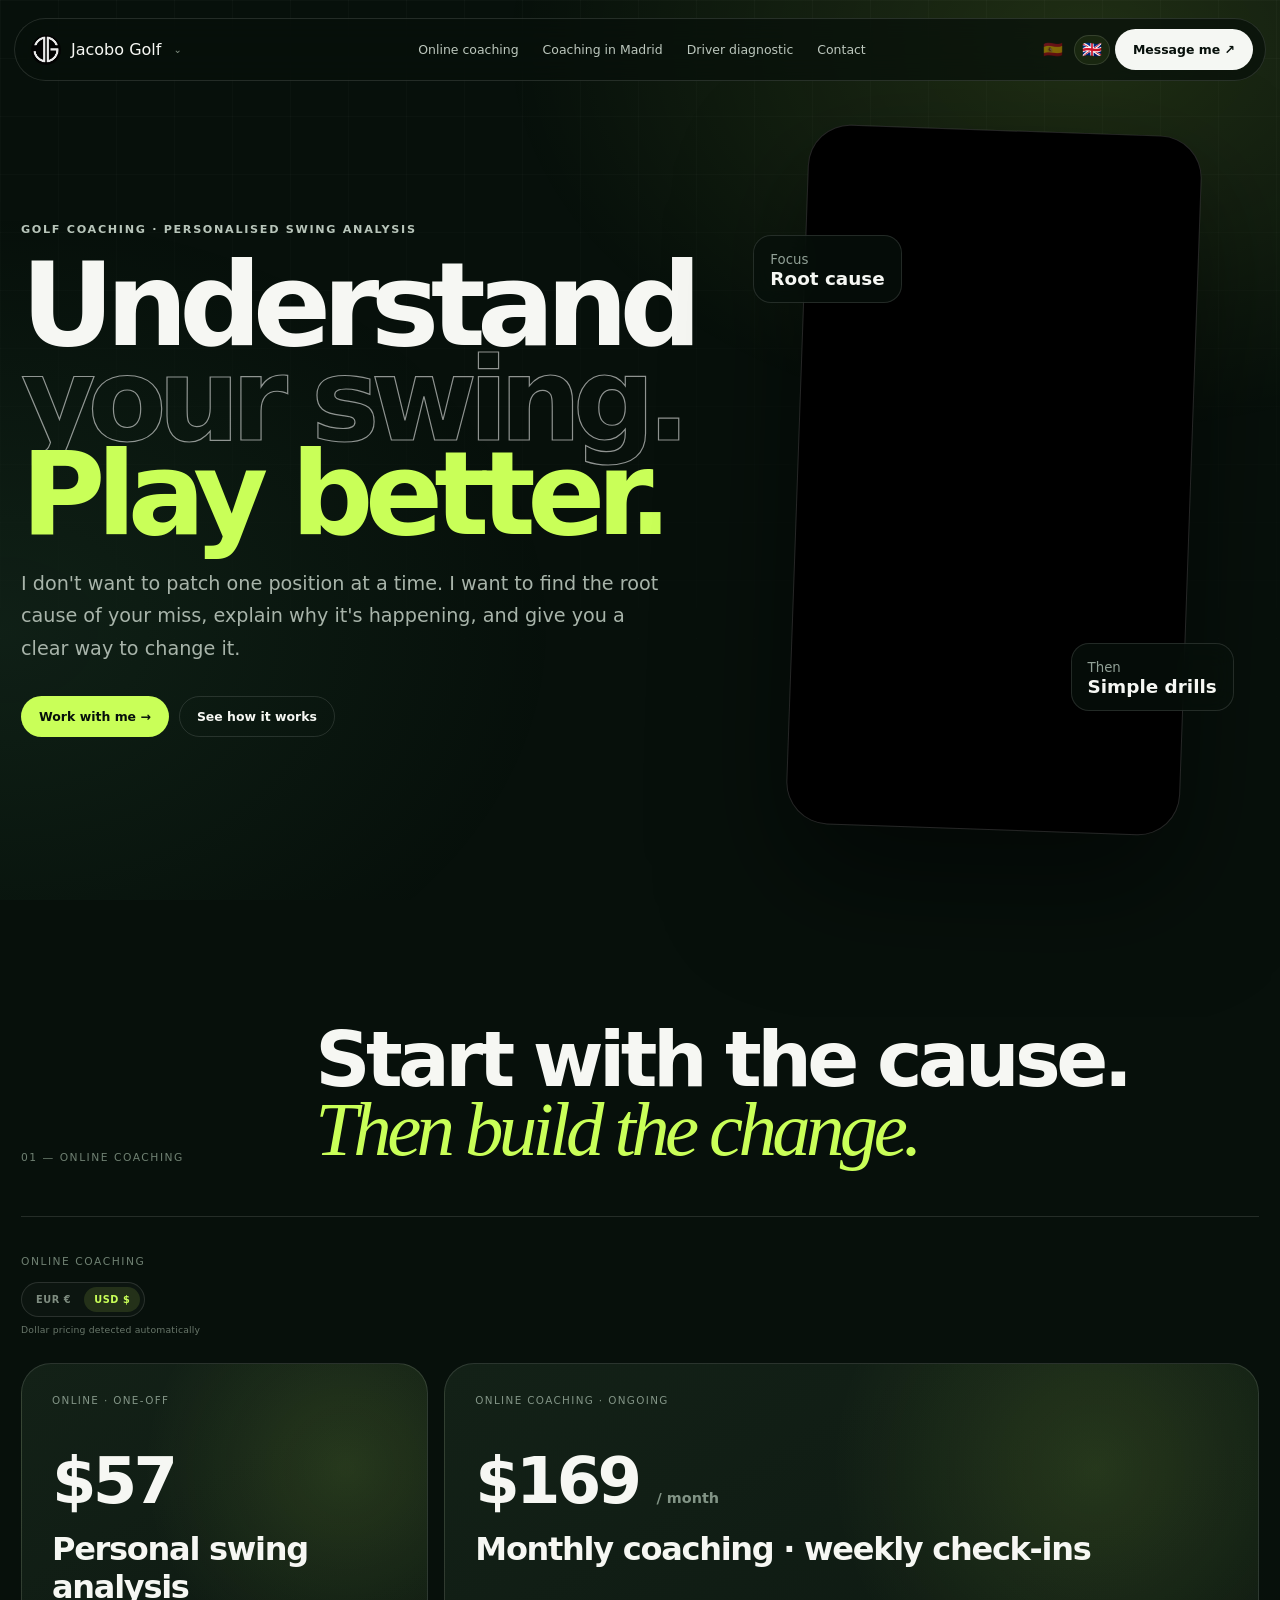
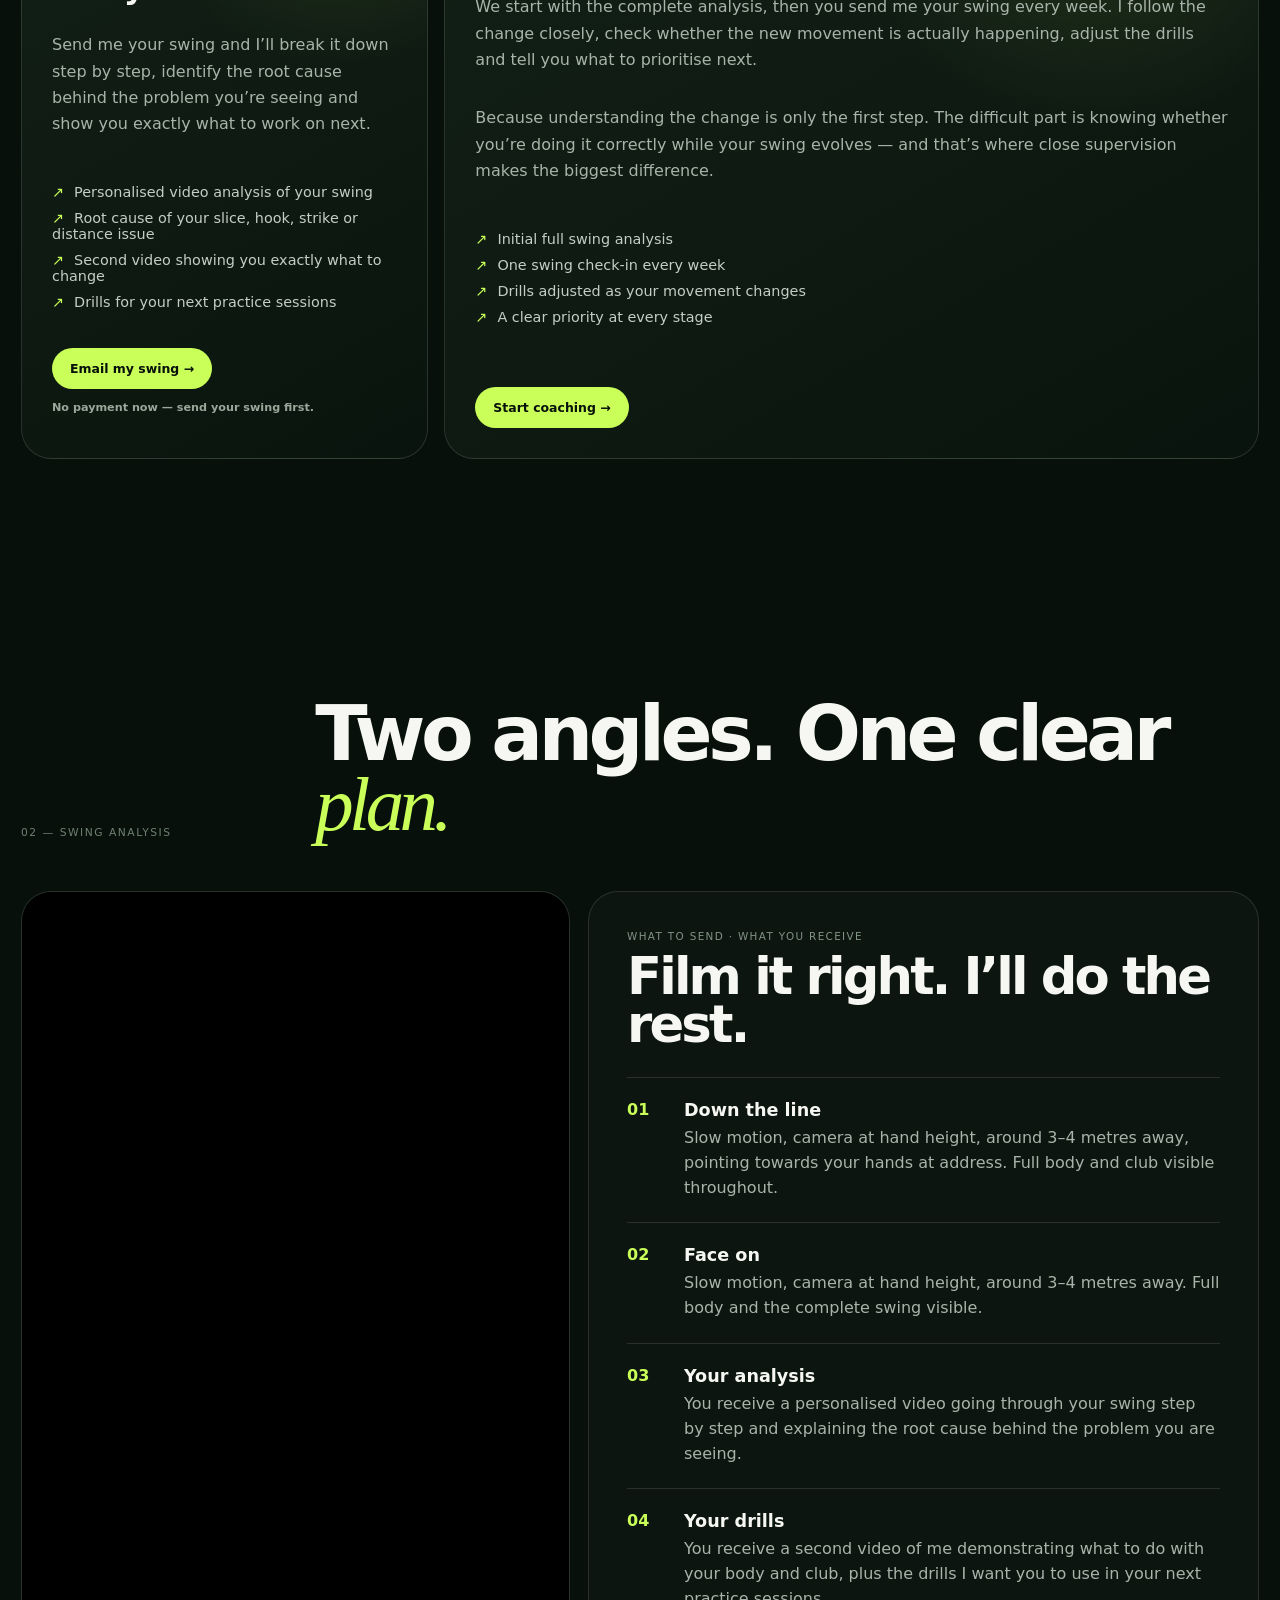
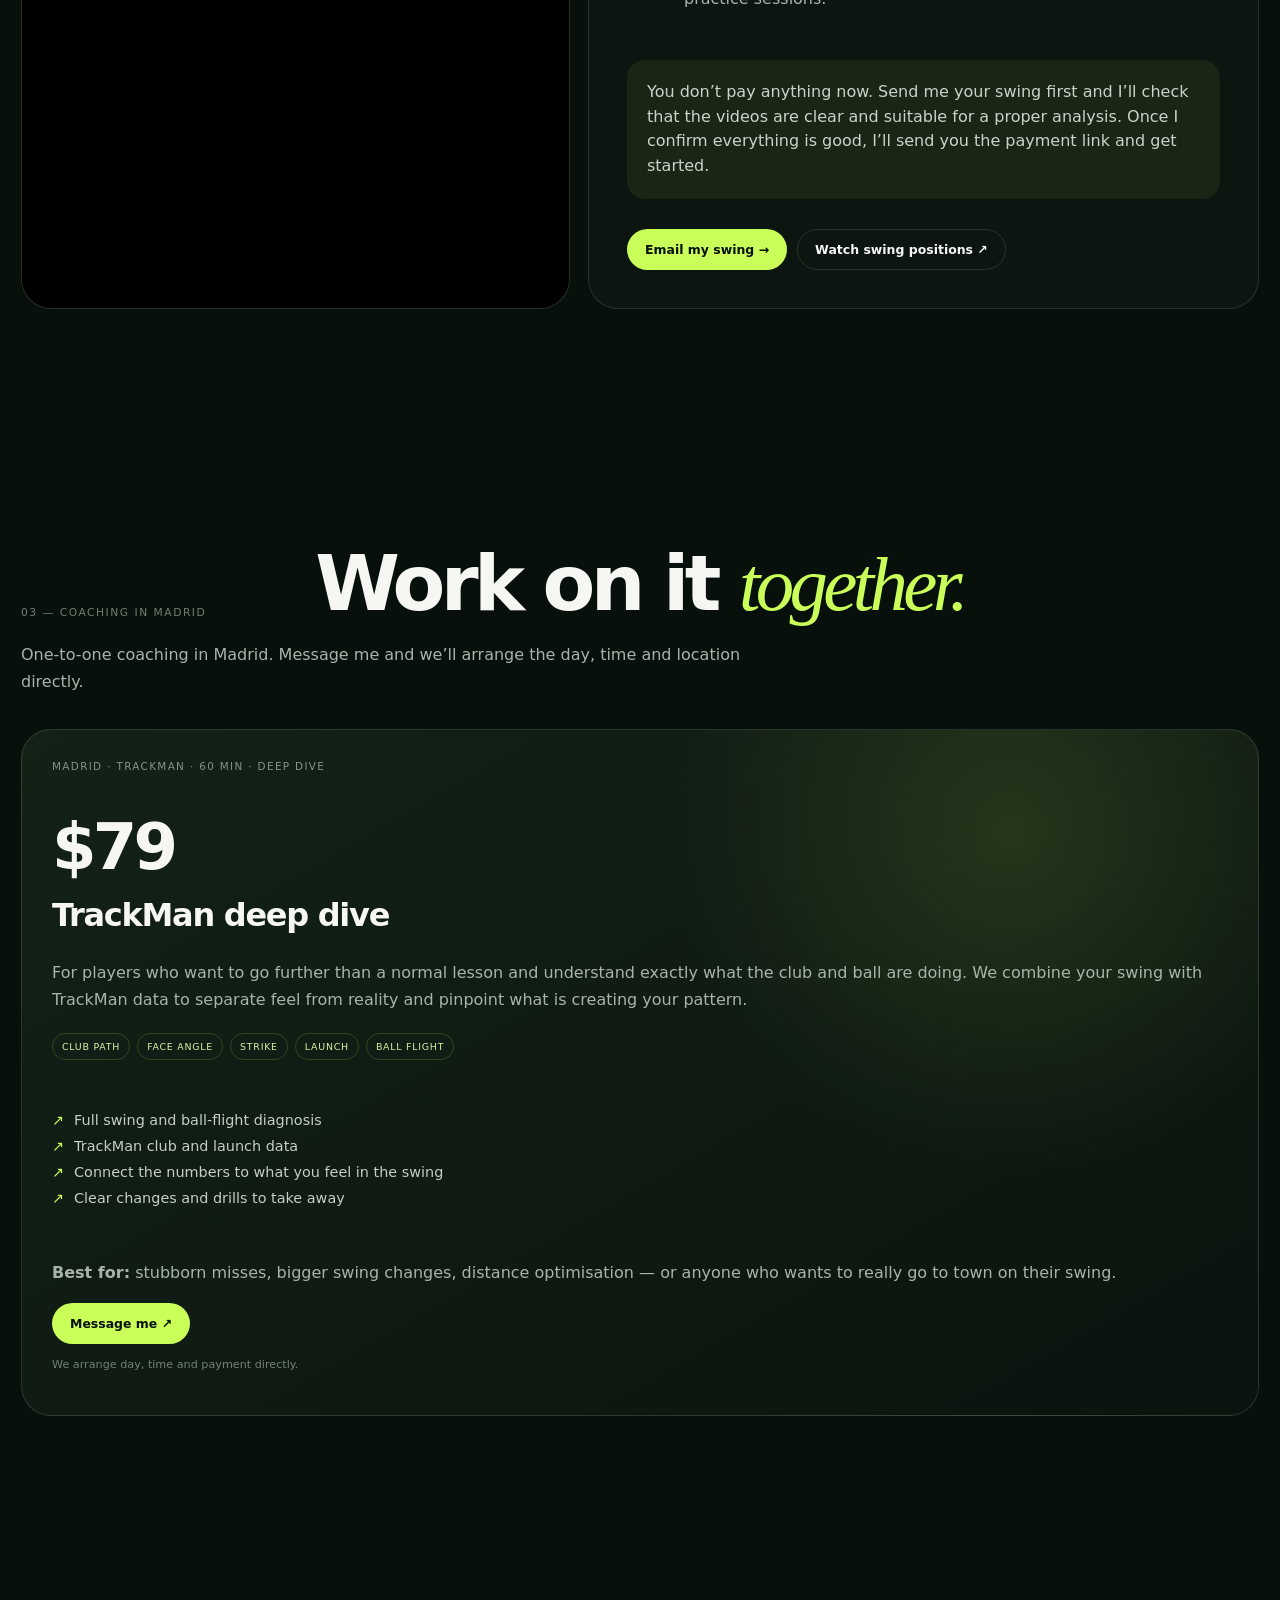
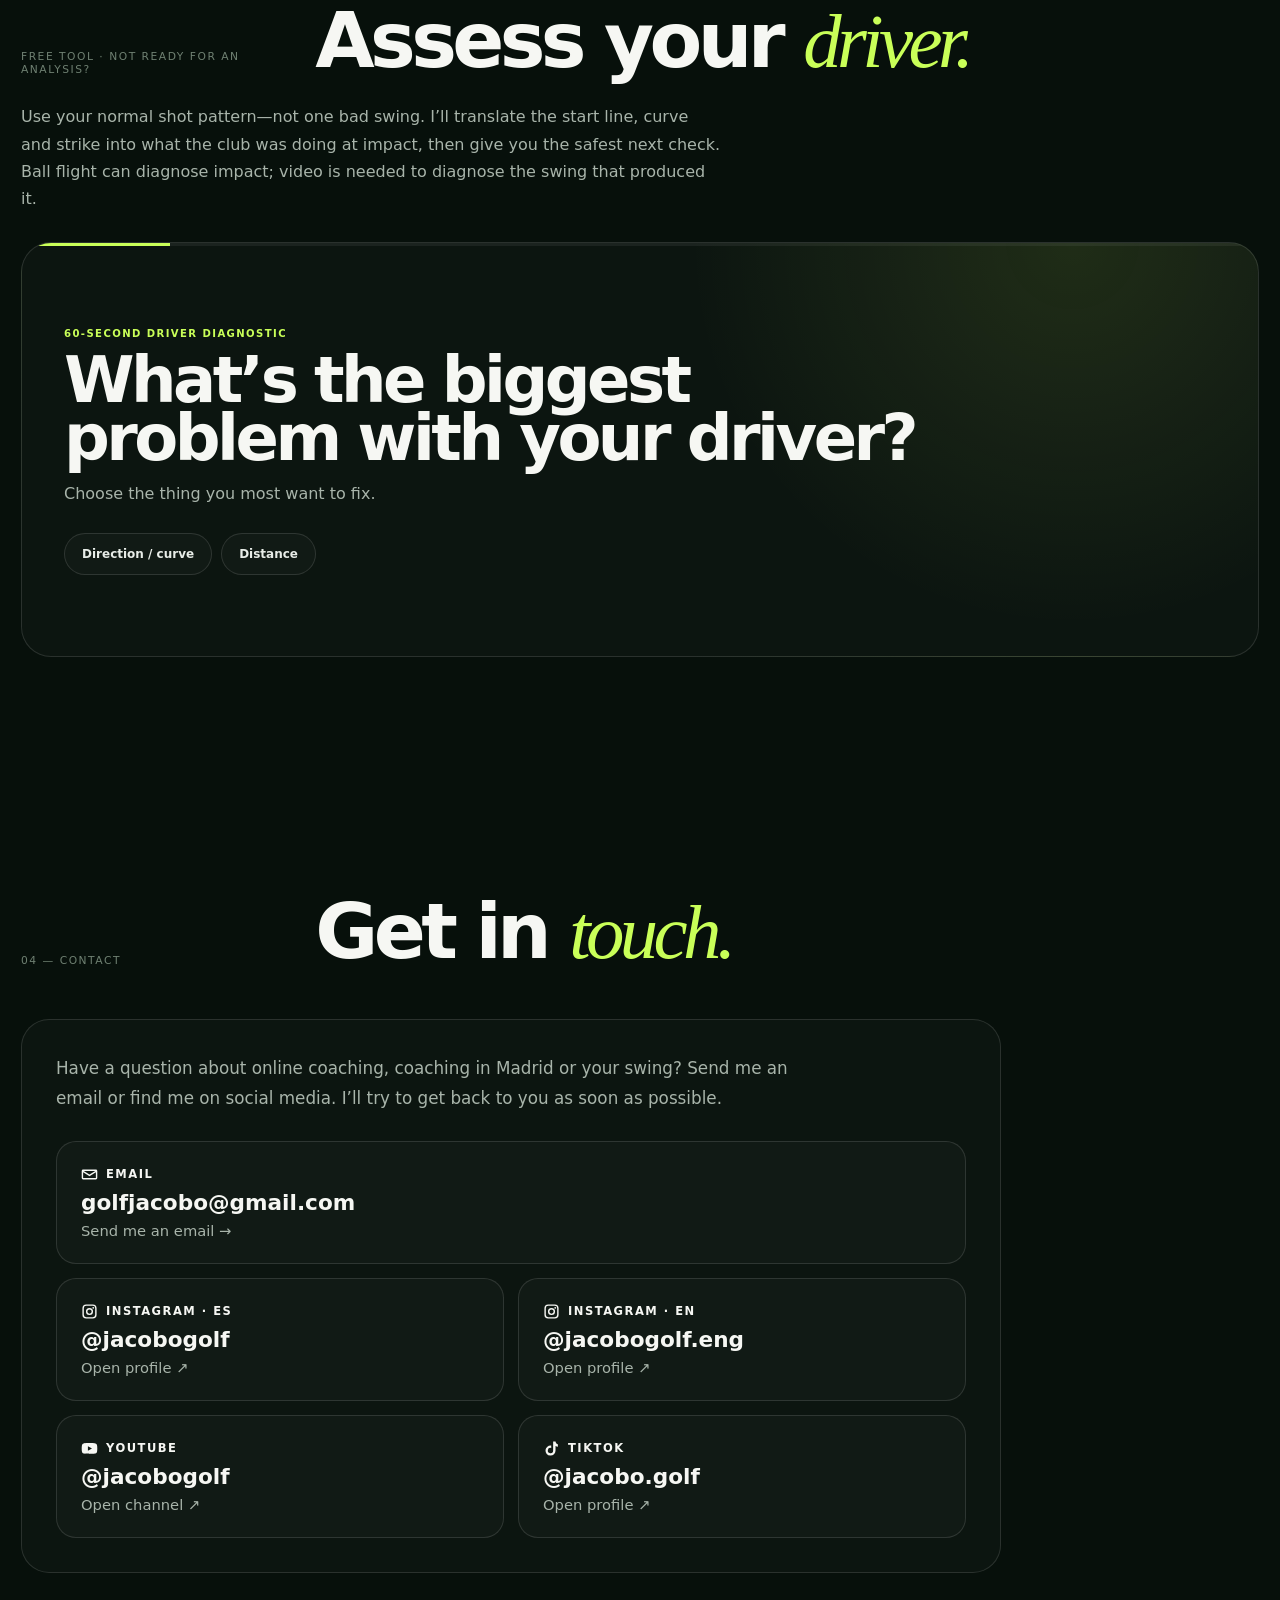
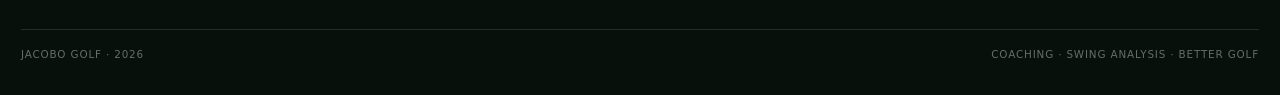
<file: jacobogolf-index-fixed.html>
<!doctype html>
<html lang="en"><head><meta charset="utf-8"><meta name="viewport" content="width=device-width,initial-scale=1"><meta name="theme-color" content="#07100b"><title>Jacobo Golf — Coaching & Swing Analysis</title><meta name="description" content="Golf coaching and personalised swing analysis with Jacobo Gabeiras.">
<style>
:root{--bg:#07100b;--panel:#0d1811;--panel2:#122019;--text:#f6f7f3;--muted:#a8b4aa;--line:rgba(255,255,255,.12);--lime:#c9ff58;--green:#78e09a;--max:1240px;--r:30px}*{box-sizing:border-box}html{scroll-behavior:smooth}body{margin:0;background:var(--bg);color:var(--text);font-family:Inter,ui-sans-serif,system-ui,-apple-system,BlinkMacSystemFont,"Segoe UI",sans-serif;overflow-x:hidden}a{color:inherit;text-decoration:none}.wrap{width:min(calc(100% - 42px),var(--max));margin:auto}.ambient{position:fixed;inset:0;z-index:-2;background:radial-gradient(900px 600px at 85% 5%,rgba(201,255,88,.13),transparent 65%),radial-gradient(800px 600px at 0 70%,rgba(120,224,154,.08),transparent 70%)}.grid{position:fixed;inset:0;z-index:-1;background-image:linear-gradient(rgba(255,255,255,.025) 1px,transparent 1px),linear-gradient(90deg,rgba(255,255,255,.025) 1px,transparent 1px);background-size:58px 58px;mask-image:linear-gradient(#000,transparent 90%)}
nav{position:fixed;z-index:20;top:18px;left:50%;transform:translateX(-50%);width:min(calc(100% - 28px),1280px);display:flex;align-items:center;justify-content:space-between;padding:10px 12px 10px 16px;border:1px solid var(--line);border-radius:999px;background:rgba(7,16,11,.72);backdrop-filter:blur(18px)}.brand{display:flex;align-items:center;gap:10px;font-weight:900}.brand img{width:30px;height:30px;border-radius:50%;object-fit:cover;filter:invert(1)}.links{display:flex;gap:24px;color:#bcc7bd;font-size:.78rem}.pill,.btn{border-radius:999px;padding:12px 17px;font-weight:850;font-size:.78rem;border:1px solid var(--line);display:inline-flex;align-items:center;justify-content:center;gap:8px}.pill{background:#f5f7f3;color:#07100b}.btn.primary{background:var(--lime);color:#07100b;border-color:transparent}.btn:hover,.pill:hover{transform:translateY(-2px)}
.hero{min-height:100vh;display:grid;grid-template-columns:1.05fr .95fr;gap:60px;align-items:center;padding:130px 0 75px}.eyebrow{font-size:.7rem;text-transform:uppercase;letter-spacing:.15em;color:#b8c5ba;font-weight:800}.hero h1{font-size:clamp(4.5rem,9vw,9.5rem);line-height:.82;letter-spacing:-.075em;margin:22px 0 26px}.hero h1 span{display:block;color:transparent;-webkit-text-stroke:1.2px rgba(255,255,255,.55)}.hero h1 em{display:block;color:var(--lime);font-style:normal}.hero p{font-size:clamp(1rem,1.5vw,1.22rem);line-height:1.7;color:var(--muted);max-width:650px}.actions{display:flex;gap:10px;flex-wrap:wrap;margin-top:30px}.hero-media{position:relative;height:700px;display:flex;justify-content:center}.phone{height:100%;aspect-ratio:512/910;border-radius:42px;overflow:hidden;border:1px solid rgba(255,255,255,.15);box-shadow:0 55px 120px rgba(0,0,0,.5);transform:rotate(2deg);background:#000}.phone video{width:100%;height:100%;object-fit:cover}.badge{position:absolute;background:rgba(7,16,11,.76);border:1px solid var(--line);backdrop-filter:blur(14px);border-radius:18px;padding:13px 16px}.badge b{display:block;font-size:1.15rem}.badge small{color:#91a096}.b1{left:0;top:15%}.b2{right:0;bottom:17%}.section{padding:120px 0}.head{display:grid;grid-template-columns:.28fr 1fr;gap:30px;align-items:end;margin-bottom:52px}.index{font-size:.67rem;color:#6f8072;text-transform:uppercase;letter-spacing:.14em}.head h2{font-size:clamp(3.2rem,6vw,6.5rem);line-height:.9;letter-spacing:-.06em;margin:0}.head h2 em{font-family:Georgia,serif;font-weight:400;color:var(--lime)}
.services{display:grid;grid-template-columns:repeat(3,1fr);gap:16px}.card{border:1px solid var(--line);border-radius:var(--r);padding:30px;background:linear-gradient(150deg,rgba(255,255,255,.055),rgba(255,255,255,.018));min-height:520px;position:relative;display:flex;flex-direction:column}.card.featured{background:radial-gradient(circle at 80% 15%,rgba(201,255,88,.12),transparent 30%),linear-gradient(150deg,#132117,#0a140e)}.kicker{font-size:.65rem;text-transform:uppercase;letter-spacing:.13em;color:#829486}.price{font-size:clamp(3.1rem,5vw,5.3rem);font-weight:900;letter-spacing:-.06em;margin:38px 0 2px}.price small{font-size:.9rem;color:#829486;letter-spacing:0}.card h3{font-size:2rem;letter-spacing:-.04em;margin:10px 0}.card p{color:var(--muted);line-height:1.65}.checks{list-style:none;padding:0;margin:20px 0 28px;color:#c4cec6;font-size:.9rem}.checks li{margin:10px 0}.checks li:before{content:"↗";color:var(--lime);margin-right:10px}.card .btn{margin-top:auto;width:fit-content}.note{font-size:.7rem!important;color:#738077!important;margin-top:12px!important}
.analysis{display:grid;grid-template-columns:.9fr 1.1fr;gap:18px}.guide,.deliver{border:1px solid var(--line);border-radius:var(--r);overflow:hidden;background:rgba(255,255,255,.025)}.guide video{width:100%;height:100%;min-height:610px;object-fit:cover;display:block;background:#000}.deliver{padding:38px}.deliver h3{font-size:clamp(2.5rem,4vw,4.5rem);line-height:.95;letter-spacing:-.055em;margin:10px 0 28px}.step{padding:22px 0;border-top:1px solid var(--line);display:grid;grid-template-columns:42px 1fr;gap:15px}.step b{color:var(--lime)}.step h4{margin:0 0 6px;font-size:1.1rem}.step p{margin:0;color:var(--muted);line-height:1.55}.quote{margin-top:26px;padding:20px;border-radius:18px;background:rgba(201,255,88,.07);color:#c9d3ca;line-height:1.55}.proof{display:grid;grid-template-columns:1fr 1fr;gap:18px}.proof-card{border:1px solid var(--line);border-radius:var(--r);padding:36px;background:rgba(255,255,255,.025)}.proof-card h3{font-size:clamp(2.2rem,4vw,4rem);letter-spacing:-.05em;margin:0 0 18px}.proof-card p{color:var(--muted);line-height:1.7}.coming{display:grid;place-items:center;min-height:360px;border-style:dashed;color:#78877a;text-align:center}.footer{padding:100px 0 35px}.footer h2{font-size:clamp(4rem,8vw,8.5rem);line-height:.84;letter-spacing:-.07em;margin:0}.footer h2 span{display:block;color:var(--lime)}.footer p{color:var(--muted);max-width:620px;line-height:1.7}.bottom{margin-top:60px;padding-top:18px;border-top:1px solid var(--line);display:flex;justify-content:space-between;color:#637065;font-size:.65rem;text-transform:uppercase;letter-spacing:.08em}.reveal{opacity:0;transform:translateY(22px);transition:.65s}.reveal.on{opacity:1;transform:none}
@media(max-width:900px){.links{display:none}.hero{grid-template-columns:1fr}.hero-media{height:590px}.services{grid-template-columns:1fr}.card{min-height:auto}.analysis,.proof{grid-template-columns:1fr}.head{grid-template-columns:1fr}.guide img{min-height:0}.section{padding:90px 0}}@media(max-width:560px){.wrap{width:min(calc(100% - 26px),var(--max))}.hero h1{font-size:17vw}.hero-media{height:510px}.badge{display:none}.head h2{font-size:13vw}.deliver{padding:26px}.card{padding:25px}.bottom{flex-direction:column;gap:8px}}

.service-group{grid-column:1/-1;margin:34px 0 0;padding-top:38px;border-top:1px solid var(--line);display:grid;grid-template-columns:.28fr 1fr;gap:30px;align-items:end}
.service-group:first-child{margin-top:0;padding-top:0;border-top:0}
.service-group .label{font-size:.67rem;color:#6f8072;text-transform:uppercase;letter-spacing:.14em}
.service-group h3{font-size:clamp(2rem,3.7vw,4rem);line-height:.95;letter-spacing:-.05em;margin:0}
.service-group h3 em{font-family:Georgia,serif;font-weight:400;color:var(--lime)}
.trackman-data{display:flex;gap:7px;flex-wrap:wrap;margin:4px 0 22px}
.trackman-data span{font-size:.59rem;letter-spacing:.08em;border:1px solid rgba(201,255,88,.18);border-radius:999px;padding:7px 9px;color:#d8f4a5}
@media(max-width:900px){.service-group{grid-template-columns:1fr}}

/* v4: mobile-first refinements, brand menu, real before/after */
.nav{position:relative}
.brand{cursor:pointer;background:none;border:0;color:inherit;font:inherit;padding:0}
.brand-chevron{font-size:.66rem;color:#7f8ca0;transition:transform .2s}
.brand[aria-expanded="true"] .brand-chevron{transform:rotate(180deg)}
.brand-menu{position:absolute;top:58px;left:14px;min-width:235px;padding:9px;border:1px solid var(--line);border-radius:18px;background:rgba(8,11,18,.97);backdrop-filter:blur(22px);box-shadow:0 24px 60px rgba(0,0,0,.42);opacity:0;visibility:hidden;transform:translateY(-7px);transition:.2s ease}
.brand-menu.open{opacity:1;visibility:visible;transform:none}
.brand-menu a{display:flex;justify-content:space-between;gap:20px;padding:11px 12px;border-radius:12px;color:#b9c4d3;font-size:.75rem;font-weight:750}
.brand-menu a:hover{background:rgba(255,255,255,.055);color:white}
.brand-menu small{color:#64738a;font-size:.57rem;text-transform:uppercase;letter-spacing:.09em}

.transformations{display:grid;gap:18px}
.transformation{border:1px solid var(--line);border-radius:var(--radius);padding:30px;background:linear-gradient(155deg,rgba(255,255,255,.045),rgba(255,255,255,.018))}
.transformation-head{display:flex;justify-content:space-between;align-items:flex-end;gap:22px;margin-bottom:22px}
.transformation-head h3{font-size:clamp(2rem,4vw,4rem);line-height:.95;letter-spacing:-.05em;margin:8px 0 0}
.transformation-head p{max-width:500px;color:#8e9bad;line-height:1.6;margin:0}
.ba-grid{display:grid;grid-template-columns:1fr 1fr;gap:12px}
.ba-video{position:relative;overflow:hidden;border-radius:22px;background:#05070b;border:1px solid rgba(255,255,255,.08)}
.ba-video video{display:block;width:100%;aspect-ratio:9/16;object-fit:cover;background:#05070b}
.ba-label{position:absolute;z-index:2;top:12px;left:12px;padding:7px 10px;border-radius:999px;background:rgba(7,10,16,.72);backdrop-filter:blur(12px);font-size:.62rem;font-weight:850;text-transform:uppercase;letter-spacing:.1em}
.ba-label.after{color:var(--lime)}

@media(max-width:980px){
  .nav-wrap{top:10px;padding:0 10px}.nav{padding:9px 10px 9px 14px}.nav-links{display:none}.cv-btn{padding:9px 12px}
  .hero{min-height:auto;grid-template-columns:1fr;padding:116px 0 52px;gap:22px}
  .portrait-wrap{min-height:0}.portrait{width:100%;max-width:500px;aspect-ratio:4/5;border-radius:28px}
  .section{padding:76px 0}.section-head{margin-bottom:35px}.focus-line{margin:-5px 0 38px}
  .service-group{margin-top:22px;padding-top:28px;gap:9px}
  .services{grid-template-columns:1fr!important}
  .card{grid-column:auto!important;min-height:0!important;padding:26px!important}
  .card .btn{position:static!important;margin-top:20px}.checks{margin-bottom:8px!important}
  .research-card{min-height:0}.research-card h3{margin:36px 0 10px}
  .footer{padding-top:75px}
}
@media(max-width:620px){
  .wrap{width:min(calc(100% - 24px),var(--max))}
  .brand{font-size:.86rem}.cv-btn{font-size:.66rem}
  .brand-menu{position:fixed;top:68px;left:10px;right:10px;min-width:0}
  .hero h1{font-size:clamp(3.05rem,16vw,5.05rem);line-height:.84;margin:18px 0 20px}
  .hero-intro{font-size:.97rem;line-height:1.6}.hero-meta{display:none}
  .actions{gap:8px}.btn{padding:12px 14px}
  .portrait-wrap{margin-top:6px}.portrait{width:100%;aspect-ratio:4/5;object-position:center}
  .f1{top:12px;left:10px}.f2{right:10px;bottom:14px}.float-card{padding:10px 12px;border-radius:14px}
  .section-title,.head h2{font-size:clamp(2.7rem,13vw,4.4rem)!important}
  .section-index,.index{font-size:.6rem}
  .service-group{display:block}.service-group h3{font-size:2.3rem;margin-top:8px}
  .card{margin-top:12px;border-radius:24px}.card h3{font-size:2.35rem!important}
  .card p{font-size:.93rem;line-height:1.58}.checks li{font-size:.87rem;line-height:1.45}
  .price{font-size:3.6rem!important}.trackman-data{gap:5px}.trackman-data span{font-size:.52rem;padding:6px 8px}
  .research-grid{grid-template-columns:1fr!important}.video-guide{border-radius:22px}
  .transformation{padding:17px;border-radius:24px}.transformation-head{display:block;margin-bottom:15px}
  .transformation-head h3{font-size:2.55rem}.transformation-head p{margin-top:10px;font-size:.88rem}
  .ba-grid{gap:7px}.ba-video{border-radius:15px}.ba-label{top:7px;left:7px;padding:5px 7px;font-size:.52rem}
  .footer h2{font-size:clamp(3rem,15vw,5.5rem)}.footer-bottom{margin-top:45px}
}


/* Compact before/after examples */
.results-compact{padding-top:84px;padding-bottom:92px}
.results-compact .section-head{margin-bottom:24px}
.results-intro{max-width:720px;color:#8f9bad;line-height:1.65;margin:0 0 28px}
.results-grid{display:grid;grid-template-columns:1fr 1fr;gap:16px}
.result-pair{border:1px solid var(--line);border-radius:24px;padding:16px;background:rgba(255,255,255,.02)}
.result-name{font-size:.7rem;font-weight:800;letter-spacing:.1em;text-transform:uppercase;color:#8d9aab;margin:0 0 10px 2px}
.result-videos{display:grid;grid-template-columns:1fr 1fr;gap:8px}
.result-video{position:relative;overflow:hidden;border-radius:16px;background:#05070b;aspect-ratio:9/16}
.result-video video{display:block;width:100%;height:100%;object-fit:cover}
.result-video span{position:absolute;z-index:2;top:8px;left:8px;padding:5px 7px;border-radius:999px;background:rgba(7,10,16,.7);backdrop-filter:blur(10px);font-size:.5rem;font-weight:850;letter-spacing:.09em;text-transform:uppercase}
.result-video span.after{color:var(--lime)}

@media(max-width:760px){
  .results-compact{padding-top:64px;padding-bottom:72px}
  .results-grid{grid-template-columns:1fr;gap:12px}
  .result-pair{padding:12px;border-radius:20px}
  .result-videos{gap:6px}
  .result-video{border-radius:14px}
}


/* Smaller, understated before/after examples */
.results-compact{padding-top:54px;padding-bottom:64px}
.results-compact .section-head{margin-bottom:16px}
.results-intro{max-width:620px;margin-bottom:20px}
.results-grid{
  display:grid;
  grid-template-columns:repeat(2,minmax(0,360px));
  justify-content:center;
  gap:14px;
}
.result-pair{
  padding:12px;
  border-radius:18px;
}
.result-copy{margin:0 0 9px 2px}
.result-name{margin:0 0 4px}
.result-copy p{
  margin:0;
  color:#8996a8;
  font-size:.76rem;
  line-height:1.4;
}
.result-videos{gap:6px}
.result-video{
  border-radius:12px;
  aspect-ratio:9/16;
}
.result-video video{
  width:100%;
  height:100%;
  object-fit:cover;
}
.result-video span{
  top:6px;
  left:6px;
  padding:4px 6px;
  font-size:.45rem;
}

@media(max-width:760px){
  .results-compact{padding-top:44px;padding-bottom:54px}
  .results-grid{
    grid-template-columns:1fr 1fr;
    gap:8px;
  }
  .result-pair{
    padding:8px;
    border-radius:15px;
  }
  .result-copy{margin-bottom:7px}
  .result-copy p{
    font-size:.66rem;
    line-height:1.32;
  }
  .result-name{font-size:.62rem}
  .result-videos{gap:4px}
  .result-video{border-radius:10px}
  .result-video span{
    top:4px;
    left:4px;
    padding:3px 5px;
    font-size:.4rem;
  }
}

.driver-tool{padding-top:70px}.driver-intro{max-width:700px;color:var(--muted);line-height:1.7;margin:-25px 0 30px}.driver-box{border:1px solid var(--line);border-radius:var(--r);background:radial-gradient(circle at 85% 0,rgba(201,255,88,.10),transparent 34%),rgba(255,255,255,.025);overflow:hidden}.driver-bar{height:3px;background:rgba(255,255,255,.06)}.driver-bar i{display:block;height:100%;width:10%;background:var(--lime);transition:.3s}.driver-stage{min-height:410px;padding:42px;display:flex;flex-direction:column;justify-content:center}.driver-kicker{font-size:.63rem;text-transform:uppercase;letter-spacing:.14em;color:var(--lime);font-weight:850;margin-bottom:12px}.driver-stage h3{font-size:clamp(2.5rem,5vw,5rem);line-height:.92;letter-spacing:-.055em;margin:0 0 13px;max-width:900px}.driver-stage>p{max-width:670px;color:var(--muted);line-height:1.65;margin:0 0 25px}.driver-options{display:flex;flex-wrap:wrap;gap:9px}.driver-choice{font:inherit;color:#e8ede8;background:rgba(255,255,255,.025);border:1px solid var(--line);border-radius:999px;padding:13px 17px;font-size:.75rem;font-weight:850;cursor:pointer}.driver-look{margin:23px 0;padding:18px;border:1px solid var(--line);border-radius:18px}.driver-look span{display:inline-block;border:1px solid rgba(255,255,255,.09);border-radius:999px;padding:6px 9px;margin:3px;font-size:.64rem}.driver-takeaway{margin-top:25px;padding-top:22px;border-top:1px solid var(--line)}.driver-result-copy,.driver-takeaway p{color:var(--muted);line-height:1.7;max-width:780px}.driver-back{border:0;background:none;color:#718077;font:inherit;font-size:.68rem;padding:0;margin-top:24px;cursor:pointer}.driver-reset{margin-left:7px}@media(max-width:560px){.driver-tool{padding-top:48px}.driver-stage{padding:28px 17px;min-height:430px}.driver-stage h3{font-size:clamp(2.5rem,12vw,3.7rem)}.driver-options{display:grid;grid-template-columns:1fr 1fr;width:100%;gap:7px}.driver-choice{border-radius:15px;padding:13px 8px;font-size:.67rem}.driver-reset{margin:8px 0 0}}
/* Navigation refresh */
nav{
  display:grid;
  grid-template-columns:1fr auto 1fr;
  align-items:center;
}
.brand{
  justify-self:start;
  cursor:pointer;
  background:none;
  border:0;
  color:inherit;
  font:inherit;
  padding:0;
}
.links{
  justify-self:center;
  align-items:center;
}
.pill{
  justify-self:end;
}
.brand-chevron{
  font-size:.62rem;
  color:#809083;
  margin-left:2px;
  transition:transform .2s ease;
}
.brand[aria-expanded="true"] .brand-chevron{transform:rotate(180deg)}

.brand-menu{
  position:absolute;
  top:58px;
  left:14px;
  min-width:245px;
  padding:9px;
  border:1px solid var(--line);
  border-radius:18px;
  background:rgba(7,16,11,.97);
  backdrop-filter:blur(22px);
  box-shadow:0 24px 60px rgba(0,0,0,.42);
  opacity:0;
  visibility:hidden;
  transform:translateY(-7px);
  transition:.2s ease;
}
.brand-menu.open{
  opacity:1;
  visibility:visible;
  transform:none;
}
.brand-menu a{
  display:flex;
  justify-content:space-between;
  gap:20px;
  padding:11px 12px;
  border-radius:12px;
  color:#bdc8bf;
  font-size:.75rem;
  font-weight:750;
}
.brand-menu a:hover{
  background:rgba(255,255,255,.055);
  color:white;
}
.brand-menu small{
  color:#69766c;
  font-size:.56rem;
  text-transform:uppercase;
  letter-spacing:.09em;
}

@media(max-width:900px){
  nav{
    display:flex;
    justify-content:space-between;
  }
  .links{display:none}
  .brand-menu{
    position:fixed;
    top:68px;
    left:10px;
    right:10px;
    min-width:0;
  }
}


/* Automatic EUR / USD pricing for online coaching */
.currency-switch{position:relative;z-index:5;pointer-events:auto;display:inline-flex;align-items:center;gap:3px;margin-top:14px;padding:4px;border:1px solid var(--line);border-radius:999px;background:rgba(255,255,255,.025)}
.currency-switch button{appearance:none;pointer-events:auto;border:0;background:transparent;color:#7f8d81;border-radius:999px;padding:7px 10px;font:inherit;font-size:.61rem;font-weight:850;letter-spacing:.06em;cursor:pointer;transition:.18s ease}
.currency-switch button.active{background:rgba(201,255,88,.12);color:var(--lime)}
.currency-note{display:block;margin-top:7px;color:#68766a;font-size:.58rem;letter-spacing:.02em}
@media(max-width:560px){.currency-switch{margin-top:11px}}


/* Language selector */
.nav-actions{justify-self:end;display:flex;align-items:center;gap:5px}
.lang-switch{display:flex;align-items:center;gap:3px}
.lang-switch{position:relative;z-index:40;pointer-events:auto}.lang-switch button{appearance:none;pointer-events:auto;border:1px solid transparent;background:transparent;border-radius:999px;padding:6px 7px;cursor:pointer;font-size:1rem;line-height:1;opacity:.48;transition:.18s}
.lang-switch button:hover{opacity:1;background:rgba(255,255,255,.04)}
.lang-switch button.active{opacity:1;border-color:var(--line);background:rgba(201,255,88,.07)}
@media(max-width:900px){.nav-actions{margin-left:auto}.lang-switch button{font-size:.95rem;padding:5px 6px}}


.hero h1 strong{display:block;font:inherit;color:var(--text);font-weight:900}
.footer h2 strong{display:block;font:inherit;font-weight:900}
.online-services,.inperson-services{display:grid;grid-template-columns:1fr 2fr;gap:16px}
#inperson .head{margin-bottom:22px}
.inperson-intro{color:var(--muted);line-height:1.7;max-width:720px;margin:0 0 34px}
#coaching .service-group{margin-bottom:28px}
@media(max-width:900px){
  .online-services,.inperson-services{grid-template-columns:1fr}
}


.contact-section{padding-bottom:56px}
.contact-card{max-width:980px;border:1px solid var(--line);border-radius:28px;padding:34px;background:rgba(255,255,255,.025)}
.contact-intro{max-width:760px;margin:0 0 28px;color:var(--muted);font-size:1.05rem;line-height:1.75}
.contact-options{display:grid;grid-template-columns:1fr 1fr;gap:14px}
.contact-option{display:flex;flex-direction:column;gap:7px;padding:24px;border:1px solid var(--line);border-radius:20px;text-decoration:none;color:var(--text);background:rgba(255,255,255,.025);transition:.2s ease}
.contact-option:hover{transform:translateY(-2px);border-color:rgba(255,255,255,.24);background:rgba(255,255,255,.045)}
.contact-option small{text-transform:uppercase;letter-spacing:.13em;color:var(--accent);font-weight:800;font-size:.72rem}
.contact-option strong{font-size:clamp(1.05rem,2vw,1.35rem);overflow-wrap:anywhere}
.contact-option span{color:var(--muted);font-size:.92rem}
.contact-footer{padding-top:0}
.contact-footer .bottom{margin-top:0}
@media(max-width:700px){
  .contact-card{padding:24px 18px}
  .contact-options{grid-template-columns:1fr}
}


/* Final contact + single TrackMan card */
.contact-options-expanded{grid-template-columns:repeat(2,minmax(0,1fr))}
.contact-options-expanded .contact-email{grid-column:1/-1}
.inperson-services{display:block}
.inperson-services .trackman-only{max-width:980px}
@media(max-width:700px){
  .contact-options-expanded{grid-template-columns:1fr}
  .contact-options-expanded .contact-email{grid-column:auto}
}


.contact-option small{display:flex;align-items:center;gap:8px}
.contact-icon{width:17px;height:17px;flex:0 0 17px;fill:currentColor}


.analysis-reassurance{
  margin-top:10px!important;
  color:#9aa89c!important;
  font-weight:700;
}


/* Driver assessment email capture */
.driver-email-capture{
  margin-top:28px;
  padding-top:26px;
  border-top:1px solid var(--line);
}
.driver-email-capture h4{
  margin:0 0 7px;
  font-size:1.25rem;
  letter-spacing:-.02em;
}
.driver-email-capture p{
  color:var(--muted);
  line-height:1.6;
  margin:0 0 14px;
  max-width:720px;
}
.driver-form-frame{
  width:100%;
  height:720px;
  border:0;
  border-radius:20px;
  background:#fff;
}
@media(max-width:560px){
  .driver-form-frame{height:790px}
}

</style>
<!-- Google tag (gtag.js) -->
<script async src="https://www.googletagmanager.com/gtag/js?id=G-EM07TWSKDV"></script>
<script>
  window.dataLayer = window.dataLayer || [];
  function gtag(){dataLayer.push(arguments);}
  gtag('js', new Date());
  gtag('config', 'G-EM07TWSKDV', {
    anonymize_ip: true
  });

  /* Important-link click tracking */
  document.addEventListener("click", function(event) {
    const link = event.target.closest("a[data-analytics]");
    if (!link) return;

    const section = link.closest("section, nav, footer");
    const sectionName = section
      ? (section.id || (section.tagName.toLowerCase() === "nav" ? "navigation" : section.tagName.toLowerCase()))
      : "unknown";

    gtag("event", "site_link_click", {
      click_target: link.dataset.analytics,
      page_section: sectionName,
      page_language: document.documentElement.lang || "unknown",
      displayed_currency: document.documentElement.dataset.currency || "unknown"
    });
  });
</script>
</head><body><div class="ambient"></div><div class="grid"></div>

<nav>
  <button class="brand" id="brandToggle" type="button" aria-expanded="false" aria-controls="brandMenu">
    <img src="assets/images/logo.jpeg" alt="Jacobo Golf">Jacobo Golf<span class="brand-chevron">⌄</span>
  </button>

  <div class="brand-menu" id="brandMenu">
    <a href="#coaching"><span data-i18n="nav_online">Online coaching</span><small>01</small></a>
    <a href="#inperson"><span data-i18n="nav_inperson">Coaching in Madrid</span><small>02</small></a>
    <a href="#driver-fix"><span data-i18n="nav_driver">Driver diagnostic</span><small>03</small></a>
    <a href="#contact"><span data-i18n="nav_contact">Contact</span><small>04</small></a>
  </div>

  <div class="links">
    <a href="#coaching" data-i18n="nav_online">Online coaching</a>
    <a href="#inperson" data-i18n="nav_inperson">Coaching in Madrid</a>
    <a href="#driver-fix" data-i18n="nav_driver">Driver diagnostic</a>
    <a href="#contact" data-i18n="nav_contact">Contact</a>
  </div>

<div class="nav-actions">
    <div class="lang-switch" id="langSwitch" aria-label="Language">
      <button type="button" data-lang="es" title="Español" aria-label="Español" onclick="window.jgSetLanguage && window.jgSetLanguage('es')">🇪🇸</button>
      <button type="button" data-lang="en" title="English" aria-label="English" onclick="window.jgSetLanguage && window.jgSetLanguage('en')">🇬🇧</button>
    </div>
    <a class="pill" href="#contact" data-i18n="message_me" data-analytics="nav_contact">Message me ↗</a>
  </div>
</nav>


<main id="top">
<section class="hero wrap">
  <div class="reveal">
    <div class="eyebrow" data-i18n="hero_eyebrow">Golf coaching · Personalised swing analysis</div>
    <h1><strong data-i18n="hero_understand">Understand</strong><span data-i18n="hero_swing">your swing.</span><em data-i18n="hero_play">Play better.</em></h1>
    <p data-i18n="hero_copy">I don't want to patch one position at a time. I want to find the root cause of your miss, explain why it's happening, and give you a clear way to change it.</p>
    <div class="actions"><a class="btn primary" href="#coaching" data-i18n="work_with_me">Work with me →</a><a class="btn" href="#analysis" data-i18n="see_how">See how it works</a></div>
  </div>
  <div class="hero-media reveal">
    <div class="phone"><video autoplay muted loop playsinline preload="metadata"><source src="assets/video/driver-positions.mp4" type="video/mp4"></video></div>
    <div class="badge b1"><small data-i18n="focus">Focus</small><b data-i18n="root_cause">Root cause</b></div>
    <div class="badge b2"><small data-i18n="then">Then</small><b data-i18n="simple_drills">Simple drills</b></div>
  </div>
</section>

<section id="coaching" class="section wrap">
  <div class="head reveal">
    <div class="index" data-i18n="online_index">01 — Online coaching</div>
    <h2><span data-i18n="online_title_a">Start with the cause.</span> <em data-i18n="online_title_b">Then build the change.</em></h2>
  </div>

  <div class="service-group reveal">
    <div>
      <div class="label" data-i18n="online_label">Online coaching</div>
      <div class="currency-switch" id="currencySwitch" aria-label="Choose currency">
        <button type="button" data-currency="EUR" onclick="window.jgSetCurrency && window.jgSetCurrency('EUR')">EUR €</button>
        <button type="button" data-currency="USD" onclick="window.jgSetCurrency && window.jgSetCurrency('USD')">USD $</button>
      </div>
      <span class="currency-note" id="currencyNote" data-i18n="currency_region">Pricing shown for your region</span>
    </div>
  </div>

  <div class="services online-services">
    <article class="card featured reveal">
      <div class="kicker" data-i18n="analysis_kicker">Online · One-off</div>
      <div class="price" data-price-eur="€50" data-price-usd="$57">€50</div>
      <h3 data-i18n="analysis_name">Personal swing analysis</h3>
      <p data-i18n="analysis_copy">Send me your swing and I’ll break it down step by step, identify the root cause behind the problem you’re seeing and show you exactly what to work on next.</p>
      <ul class="checks">
        <li data-i18n="analysis_li1">Personalised video analysis of your swing</li>
        <li data-i18n="analysis_li2">Root cause of your slice, hook, strike or distance issue</li>
        <li data-i18n="analysis_li3">Second video showing you exactly what to change</li>
        <li data-i18n="analysis_li4">Drills for your next practice sessions</li>
      </ul>
      <a class="btn primary" href="mailto:golfjacobo@gmail.com?subject=Swing%20analysis" data-i18n="send_swing" data-analytics="swing_email">Send my swing →</a><p class="note analysis-reassurance" data-i18n="analysis_no_payment">No payment now — send your swing first.</p>
    </article>

    <article class="card featured reveal trackman-only">
      <div class="kicker" data-i18n="weekly_kicker">Online coaching · Ongoing</div>
      <div class="price" data-price-eur="€150 <small>/ mes</small>" data-price-usd="$169 <small>/ month</small>">€150 <small>/ mes</small></div>
      <h3 data-i18n="weekly_name">Monthly coaching · weekly check-ins</h3>
      <p data-i18n="weekly_copy1">We start with the complete analysis, then you send me your swing every week. I follow the change closely, check whether the new movement is actually happening, adjust the drills and tell you what to prioritise next.</p>
      <p data-i18n="weekly_copy2">Because understanding the change is only the first step. The difficult part is knowing whether you’re doing it correctly while your swing evolves — and that’s where close supervision makes the biggest difference.</p>
      <ul class="checks">
        <li data-i18n="weekly_li1">Initial full swing analysis</li>
        <li data-i18n="weekly_li2">One swing check-in every week</li>
        <li data-i18n="weekly_li3">Drills adjusted as your movement changes</li>
        <li data-i18n="weekly_li4">A clear priority at every stage</li>
      </ul>
      <a class="btn primary" href="PASTE_TALLY_COACHING_EUR_HERE" data-tally-destination="coaching" data-i18n="start_coaching">Start coaching →</a>
    </article>
  </div>
</section>

<section id="analysis" class="section wrap">
  <div class="head reveal">
    <div class="index" data-i18n="how_index">02 — Swing analysis</div>
    <h2><span data-i18n="how_title_a">Two angles.</span> <span data-i18n="how_title_b">One clear</span> <em data-i18n="how_title_c">plan.</em></h2>
  </div>
  <div class="analysis">
    <div class="guide reveal"><video autoplay muted loop playsinline preload="metadata" aria-label="Face-on and down-the-line filming guide"><source src="assets/video/dtl-faceon.mp4" type="video/mp4"></video></div>
    <div class="deliver reveal">
      <div class="kicker" data-i18n="what_send">What to send · What you receive</div>
      <h3 data-i18n="film_right">Film it right. I’ll do the rest.</h3>
      <div class="step"><b>01</b><div><h4 data-i18n="dtl">Down the line</h4><p data-i18n="dtl_copy">Slow motion, camera at hand height, around 3–4 metres away, pointing towards your hands at address. Full body and club visible throughout.</p></div></div>
      <div class="step"><b>02</b><div><h4 data-i18n="fo">Face on</h4><p data-i18n="fo_copy">Slow motion, camera at hand height, around 3–4 metres away. Full body and the complete swing visible.</p></div></div>
      <div class="step"><b>03</b><div><h4 data-i18n="your_analysis">Your analysis</h4><p data-i18n="your_analysis_copy">You receive a personalised video going through your swing step by step and explaining the root cause behind the problem you are seeing.</p></div></div>
      <div class="step"><b>04</b><div><h4 data-i18n="your_drills">Your drills</h4><p data-i18n="your_drills_copy">You receive a second video of me demonstrating what to do with your body and club, plus the drills I want you to use in your next practice sessions.</p></div></div>
      <div class="quote" data-i18n="payment_note">Before payment, I check that your videos are good enough to analyse. Once everything is clear, you complete payment and I get to work.</div>
      <div class="actions"><a class="btn primary" href="mailto:golfjacobo@gmail.com?subject=Swing%20analysis" data-i18n="upload_swing" data-analytics="swing_email">Upload my swing →</a><a class="btn" href="https://www.instagram.com/reel/DbYfWAgsVIc/" target="_blank" data-i18n="watch_positions">Watch swing positions ↗</a></div>
    </div>
  </div>
</section>

<section id="inperson" class="section wrap">
  <div class="head reveal">
    <div class="index" data-i18n="inperson_index">03 — Coaching in Madrid</div>
    <h2><span data-i18n="inperson_title_a">Work on it</span> <em data-i18n="inperson_title_b">together.</em></h2>
  </div>
  <p class="inperson-intro reveal" data-i18n="inperson_intro">One-to-one coaching in Madrid. Message me and we’ll arrange the day, time and location directly.</p>
  <div class="services inperson-services">
<article class="card featured reveal" style="grid-column:span 2">
      <div class="kicker" data-i18n="track_kicker">Madrid · TrackMan · 60 min · Deep dive</div>
      <div class="price" data-price-eur="€70" data-price-usd="$79">€70</div>
      <h3 data-i18n="track_name">TrackMan deep dive</h3>
      <p data-i18n="track_copy">For players who want to go further than a normal lesson and understand exactly what the club and ball are doing. We combine your swing with TrackMan data to separate feel from reality and pinpoint what is creating your pattern.</p>
      <div class="trackman-data"><span data-i18n="club_path">CLUB PATH</span><span data-i18n="face_angle">FACE ANGLE</span><span data-i18n="strike">STRIKE</span><span data-i18n="launch">LAUNCH</span><span data-i18n="ball_flight">BALL FLIGHT</span></div>
      <ul class="checks"><li data-i18n="track_li1">Full swing and ball-flight diagnosis</li><li data-i18n="track_li2">TrackMan club and launch data</li><li data-i18n="track_li3">Connect the numbers to what you feel in the swing</li><li data-i18n="track_li4">Clear changes and drills to take away</li></ul>
      <p><strong data-i18n="best_for">Best for:</strong> <span data-i18n="best_for_copy">stubborn misses, bigger swing changes, distance optimisation — or anyone who wants to really go to town on their swing.</span></p>
      <a class="btn primary" href="#contact" data-i18n="message_me" data-analytics="trackman_contact">Message me ↗</a>
      <p class="note" data-i18n="arrange_direct">We arrange day, time and payment directly.</p>
    </article>
  </div>
</section>
<section id="driver-fix" class="section wrap driver-tool">
  <div class="head reveal"><div class="index" data-i18n="driver_kicker">Free tool · Not ready for an analysis?</div><h2><span data-i18n="driver_title_a">Assess your</span> <em data-i18n="driver_title_b">driver.</em></h2></div>
  <p class="driver-intro reveal" data-i18n="driver_intro">Use your normal shot pattern—not one bad swing. I’ll translate the start line, curve and strike into what the club was doing at impact, then give you the safest next check. Ball flight can diagnose impact; video is needed to diagnose the swing that produced it.</p>
  <div class="driver-box reveal"><div class="driver-bar"><i id="driverProgress"></i></div><div class="driver-stage" id="driverStage"></div></div>
</section>


<section id="contact" class="section wrap contact-section">
  <div class="head reveal">
    <div class="index" data-i18n="contact_index">04 — Contact</div>
    <h2><span data-i18n="contact_title_a">Get in</span> <em data-i18n="contact_title_b">touch.</em></h2>
  </div>

  <div class="contact-card reveal">
    <p class="contact-intro" data-i18n="contact_copy">Have a question about online coaching, coaching in Madrid or your swing? Send me an email or find me on social media. I’ll try to get back to you as soon as possible.</p>

    <div class="contact-options contact-options-expanded">
      <a class="contact-option contact-email" href="mailto:golfjacobo@gmail.com" data-analytics="contact_email">
        <small><svg class="contact-icon" viewBox="0 0 24 24" aria-hidden="true"><path d="M3 5h18a2 2 0 0 1 2 2v10a2 2 0 0 1-2 2H3a2 2 0 0 1-2-2V7a2 2 0 0 1 2-2Zm9 7.1L20.2 7H3.8L12 12.1Zm0 2.3L3 8.8V17h18V8.8l-9 5.6Z"/></svg>Email</small>
        <strong>golfjacobo@gmail.com</strong>
        <span data-i18n="email_me">Send me an email →</span>
      </a>
      <a class="contact-option" href="https://www.instagram.com/jacobogolf/" target="_blank" rel="noopener" data-analytics="instagram_es">
        <small><svg class="contact-icon" viewBox="0 0 24 24" aria-hidden="true"><path d="M7.4 2h9.2A5.4 5.4 0 0 1 22 7.4v9.2a5.4 5.4 0 0 1-5.4 5.4H7.4A5.4 5.4 0 0 1 2 16.6V7.4A5.4 5.4 0 0 1 7.4 2Zm0 2A3.4 3.4 0 0 0 4 7.4v9.2A3.4 3.4 0 0 0 7.4 20h9.2a3.4 3.4 0 0 0 3.4-3.4V7.4A3.4 3.4 0 0 0 16.6 4H7.4Zm9.85 1.5a1.25 1.25 0 1 1 0 2.5 1.25 1.25 0 0 1 0-2.5ZM12 7a5 5 0 1 1 0 10 5 5 0 0 1 0-10Zm0 2a3 3 0 1 0 0 6 3 3 0 0 0 0-6Z"/></svg>Instagram · ES</small><strong>@jacobogolf</strong><span data-i18n="social_open">Open profile ↗</span>
      </a>
      <a class="contact-option" href="https://www.instagram.com/jacobogolf.eng/" target="_blank" rel="noopener" data-analytics="instagram_en">
        <small><svg class="contact-icon" viewBox="0 0 24 24" aria-hidden="true"><path d="M7.4 2h9.2A5.4 5.4 0 0 1 22 7.4v9.2a5.4 5.4 0 0 1-5.4 5.4H7.4A5.4 5.4 0 0 1 2 16.6V7.4A5.4 5.4 0 0 1 7.4 2Zm0 2A3.4 3.4 0 0 0 4 7.4v9.2A3.4 3.4 0 0 0 7.4 20h9.2a3.4 3.4 0 0 0 3.4-3.4V7.4A3.4 3.4 0 0 0 16.6 4H7.4Zm9.85 1.5a1.25 1.25 0 1 1 0 2.5 1.25 1.25 0 0 1 0-2.5ZM12 7a5 5 0 1 1 0 10 5 5 0 0 1 0-10Zm0 2a3 3 0 1 0 0 6 3 3 0 0 0 0-6Z"/></svg>Instagram · EN</small><strong>@jacobogolf.eng</strong><span data-i18n="social_open">Open profile ↗</span>
      </a>
      <a class="contact-option" href="https://www.youtube.com/@jacobogolf" target="_blank" rel="noopener" data-analytics="youtube">
        <small><svg class="contact-icon" viewBox="0 0 24 24" aria-hidden="true"><path d="M23 12s0-3.4-.44-5.03a3.1 3.1 0 0 0-2.18-2.2C18.76 4.33 12 4.33 12 4.33s-6.76 0-8.38.44a3.1 3.1 0 0 0-2.18 2.2C1 8.6 1 12 1 12s0 3.4.44 5.03a3.1 3.1 0 0 0 2.18 2.2c1.62.44 8.38.44 8.38.44s6.76 0 8.38-.44a3.1 3.1 0 0 0 2.18-2.2C23 15.4 23 12 23 12Zm-13.25 3.2V8.8L15.5 12l-5.75 3.2Z"/></svg>YouTube</small><strong>@jacobogolf</strong><span data-i18n="social_channel">Open channel ↗</span>
      </a>
      <a class="contact-option" href="https://www.tiktok.com/@jacobo.golf" target="_blank" rel="noopener" data-analytics="tiktok">
        <small><svg class="contact-icon" viewBox="0 0 24 24" aria-hidden="true"><path d="M14.3 2h3.4c.3 1.8 1.35 3.3 3.3 4.15v3.4a9.3 9.3 0 0 1-3.3-1.05v6.4A7.1 7.1 0 1 1 11.6 7.9v3.45a3.75 3.75 0 1 0 2.7 3.55V2Z"/></svg>TikTok</small><strong>@jacobo.golf</strong><span data-i18n="social_open">Open profile ↗</span>
      </a>
    </div>
  </div>
</section>

<footer class="footer wrap reveal contact-footer">
  <div class="bottom"><span>Jacobo Golf · 2026</span><span data-i18n="footer_tag">Coaching · Swing analysis · Better golf</span></div>
</footer>

</main>

<script>

/* ============================================================
   JACOBO GOLF — TALLY LINKS
   FUTURE EDITS: change ONLY the four URLs below.
   ============================================================ */
const JG_TALLY_LINKS = {
  EUR: {
    analysis: "PASTE_TALLY_ANALYSIS_EUR_HERE",
    coaching: "PASTE_TALLY_COACHING_EUR_HERE"
  },
  USD: {
    analysis: "PASTE_TALLY_ANALYSIS_USD_HERE",
    coaching: "PASTE_TALLY_COACHING_USD_HERE"
  }
};

window.jgCurrentCurrency = window.jgCurrentCurrency || 'EUR';

window.jgUpdateTallyLinks = function(currency){
  window.jgCurrentCurrency = currency;
  const links = JG_TALLY_LINKS[currency] || JG_TALLY_LINKS.EUR;
  document.querySelectorAll('[data-tally-destination="coaching"]').forEach(el=>{
    el.href = links.coaching;
  });
};
const io=new IntersectionObserver(es=>es.forEach(e=>{if(e.isIntersecting){e.target.classList.add('on');io.unobserve(e.target)}}),{threshold:.1});document.querySelectorAll('.reveal').forEach(x=>io.observe(x));
window.jgUpdateTallyLinks(window.jgCurrentCurrency);

/* Bilingual layer */
window.JG_TEXT={"en": {"nav_home": "Home", "nav_online": "Online coaching", "nav_how": "How it works", "nav_inperson": "Coaching in Madrid", "nav_results": "Before / after", "nav_driver": "Driver diagnostic", "nav_free": "Free", "message_me": "Message me ↗", "hero_eyebrow": "Golf coaching · Personalised swing analysis", "hero_understand": "Understand", "hero_swing": "your swing.", "hero_play": "Play better.", "hero_copy": "I don't want to patch one position at a time. I want to find the root cause of your miss, explain why it's happening, and give you a clear way to change it.", "work_with_me": "Work with me →", "see_how": "See how it works", "focus": "Focus", "root_cause": "Root cause", "then": "Then", "simple_drills": "Simple drills", "online_index": "01 — Online coaching", "online_title_a": "Start with the cause.", "online_title_b": "Then build the change.", "online_label": "Online coaching", "currency_region": "Pricing shown for your region", "analysis_kicker": "Online · One-off", "analysis_name": "Personal swing analysis", "analysis_copy": "Send me your swing and I’ll break it down step by step, identify the root cause behind the problem you’re seeing and show you exactly what to work on next.", "analysis_li1": "Personalised video analysis of your swing", "analysis_li2": "Root cause of your slice, hook, strike or distance issue", "analysis_li3": "Second video showing you exactly what to change", "analysis_li4": "Drills for your next practice sessions", "send_swing": "Email my swing →", "weekly_kicker": "Online coaching · Ongoing", "weekly_name": "Monthly coaching · weekly check-ins", "weekly_copy1": "We start with the complete analysis, then you send me your swing every week. I follow the change closely, check whether the new movement is actually happening, adjust the drills and tell you what to prioritise next.", "weekly_copy2": "Because understanding the change is only the first step. The difficult part is knowing whether you’re doing it correctly while your swing evolves — and that’s where close supervision makes the biggest difference.", "weekly_li1": "Initial full swing analysis", "weekly_li2": "One swing check-in every week", "weekly_li3": "Drills adjusted as your movement changes", "weekly_li4": "A clear priority at every stage", "start_coaching": "Start coaching →", "per_month": "/ month", "how_index": "02 — Swing analysis", "how_title_a": "Two angles.", "how_title_b": "One clear", "how_title_c": "plan.", "what_send": "What to send · What you receive", "film_right": "Film it right. I’ll do the rest.", "dtl": "Down the line", "dtl_copy": "Slow motion, camera at hand height, around 3–4 metres away, pointing towards your hands at address. Full body and club visible throughout.", "fo": "Face on", "fo_copy": "Slow motion, camera at hand height, around 3–4 metres away. Full body and the complete swing visible.", "your_analysis": "Your analysis", "your_analysis_copy": "You receive a personalised video going through your swing step by step and explaining the root cause behind the problem you are seeing.", "your_drills": "Your drills", "your_drills_copy": "You receive a second video of me demonstrating what to do with your body and club, plus the drills I want you to use in your next practice sessions.", "payment_note": "You don’t pay anything now. Send me your swing first and I’ll check that the videos are clear and suitable for a proper analysis. Once I confirm everything is good, I’ll send you the payment link and get started.", "upload_swing": "Email my swing →", "watch_positions": "Watch swing positions ↗", "inperson_index": "03 — Coaching in Madrid", "inperson_title_a": "Work on it", "inperson_title_b": "together.", "inperson_intro": "One-to-one coaching in Madrid. Message me and we’ll arrange the day, time and location directly.", "range_kicker": "Madrid · In person · 60 min", "range_name": "Range coaching", "range_copy": "A one-to-one session focused on what is actually limiting your ball flight and consistency.", "range_li1": "60-minute private coaching session", "range_li2": "Clear diagnosis and priorities", "range_li3": "Drills to take into practice", "arrange_direct": "We arrange day, time and payment directly.", "track_kicker": "Madrid · TrackMan · 60 min · Deep dive", "track_name": "TrackMan deep dive", "track_copy": "For players who want to go further than a normal lesson and understand exactly what the club and ball are doing. We combine your swing with TrackMan data to separate feel from reality and pinpoint what is creating your pattern.", "club_path": "CLUB PATH", "face_angle": "FACE ANGLE", "strike": "STRIKE", "launch": "LAUNCH", "ball_flight": "BALL FLIGHT", "track_li1": "Full swing and ball-flight diagnosis", "track_li2": "TrackMan club and launch data", "track_li3": "Connect the numbers to what you feel in the swing", "track_li4": "Clear changes and drills to take away", "best_for": "Best for:", "best_for_copy": "stubborn misses, bigger swing changes, distance optimisation — or anyone who wants to really go to town on their swing.", "results_index": "04 — A few examples", "results_title_a": "Small changes.", "results_title_b": "Better patterns.", "results_intro": "A couple of examples from players I’ve worked with. Just simple before / after swings — the focus is always on improving the pattern, not chasing a picture-perfect position.", "marina_copy": "More relaxed and consistent in just two sessions.", "tarsha_copy": "Easier swing, better tempo and much more distance", "before": "Before", "after": "After", "driver_kicker": "Free tool · Not ready for an analysis?", "driver_title_a": "Assess your", "driver_title_b": "driver.", "driver_intro": "Use your normal shot pattern—not one bad swing. I’ll translate the start line, curve and strike into what the club was doing at impact, then give you the safest next check. Ball flight can diagnose impact; video is needed to diagnose the swing that produced it.", "contact_index": "04 — Contact", "contact_title_a": "Get in", "contact_title_b": "touch.", "contact_copy": "Have a question about online coaching, coaching in Madrid or your swing? Send me an email or find me on social media. I’ll try to get back to you as soon as possible.", "email_me": "Send me an email →", "instagram": "Message me on Instagram ↗", "footer_tag": "Coaching · Swing analysis · Better golf", "social_open": "Open profile ↗", "social_channel": "Open channel ↗", "analysis_no_payment": "No payment now — send your swing first.", "email_result_title": "Keep your driver assessment.", "email_result_copy": "Enter your email below and Google will send you a copy of this assessment so you can come back to it later."}, "es": {"nav_home": "Inicio", "nav_online": "Coaching online", "nav_how": "Cómo funciona", "nav_inperson": "Coaching en Madrid", "nav_results": "Antes / después", "nav_driver": "Diagnóstico de driver", "nav_free": "Gratis", "message_me": "Escríbeme ↗", "hero_eyebrow": "Coaching de golf · Análisis personalizado de swing", "hero_understand": "Entiende", "hero_swing": "tu swing.", "hero_play": "Juega mejor.", "hero_copy": "No quiero ir parcheando posiciones una a una. Quiero encontrar la causa raíz de tu fallo, explicarte por qué ocurre y darte una forma clara de cambiarlo.", "work_with_me": "Trabaja conmigo →", "see_how": "Ver cómo funciona", "focus": "Enfoque", "root_cause": "Causa raíz", "then": "Después", "simple_drills": "Ejercicios simples", "online_index": "01 — Coaching online", "online_title_a": "Empieza por la causa.", "online_title_b": "Después construye el cambio.", "online_label": "Coaching online", "currency_region": "Precios mostrados según tu región", "analysis_kicker": "Online · Pago único", "analysis_name": "Análisis personalizado de swing", "analysis_copy": "Envíame tu swing y lo analizaré paso a paso, identificaré la causa raíz del problema que estás viendo y te enseñaré exactamente qué trabajar a continuación.", "analysis_li1": "Vídeo personalizado analizando tu swing", "analysis_li2": "Causa raíz de tu slice, hook, contacto o pérdida de distancia", "analysis_li3": "Segundo vídeo enseñándote exactamente qué cambiar", "analysis_li4": "Ejercicios para tus próximas sesiones de práctica", "send_swing": "Enviar mi swing por email →", "weekly_kicker": "Coaching online · Seguimiento", "weekly_name": "Seguimiento mensual · revisión semanal", "weekly_copy1": "Empezamos con el análisis completo y, después, me envías tu swing cada semana. Sigo de cerca el cambio, compruebo si el nuevo movimiento está apareciendo de verdad, ajusto los ejercicios y te indico qué debes priorizar en cada momento.", "weekly_copy2": "Entender el cambio es solo el primer paso. Lo difícil es saber si lo estás haciendo correctamente mientras tu swing evoluciona, y ahí es donde un seguimiento cercano marca la diferencia.", "weekly_li1": "Análisis completo inicial", "weekly_li2": "Una revisión del swing cada semana", "weekly_li3": "Ejercicios ajustados a medida que cambia tu movimiento", "weekly_li4": "Una prioridad clara en cada etapa", "start_coaching": "Empezar seguimiento →", "per_month": "/ mes", "how_index": "02 — Análisis de swing", "how_title_a": "Dos ángulos.", "how_title_b": "Un plan", "how_title_c": "claro.", "what_send": "Qué enviar · Qué recibes", "film_right": "Grábalo bien. Yo me encargo del resto.", "dtl": "Desde la línea de juego", "dtl_copy": "Cámara lenta, a la altura de las manos, a unos 3–4 metros y apuntando hacia tus manos en el address. Deben verse el cuerpo completo y el palo durante todo el swing.", "fo": "De frente", "fo_copy": "Cámara lenta, a la altura de las manos y a unos 3–4 metros. Deben verse el cuerpo completo y todo el swing.", "your_analysis": "Tu análisis", "your_analysis_copy": "Recibes un vídeo personalizado en el que analizo tu swing paso a paso y te explico la causa raíz del problema que estás viendo.", "your_drills": "Tus ejercicios", "your_drills_copy": "Recibes un segundo vídeo en el que te enseño qué hacer con el cuerpo y con el palo, además de los ejercicios que quiero que utilices en tus próximas sesiones de práctica.", "payment_note": "No pagas nada ahora. Primero envíame tu swing y comprobaré que los vídeos estén bien grabados y que pueda hacer un análisis completo. Cuando te confirme que todo está correcto, te envío el enlace de pago y me pongo con ello.", "upload_swing": "Enviar mi swing por email →", "watch_positions": "Ver posiciones del swing ↗", "inperson_index": "03 — Coaching en Madrid", "inperson_title_a": "Trabájalo", "inperson_title_b": "conmigo.", "inperson_intro": "Coaching individual en Madrid. Escríbeme y acordamos directamente el día, la hora y el lugar.", "range_kicker": "Madrid · Presencial · 60 min", "range_name": "Coaching en el range", "range_copy": "Una sesión individual centrada en lo que realmente está limitando tu vuelo de bola y tu consistencia.", "range_li1": "Sesión privada de coaching de 60 minutos", "range_li2": "Diagnóstico y prioridades claras", "range_li3": "Ejercicios para llevarte a la práctica", "arrange_direct": "Acordamos directamente el día, la hora y el pago.", "track_kicker": "Madrid · TrackMan · 60 min · Análisis a fondo", "track_name": "Análisis TrackMan a fondo", "track_copy": "Para jugadores que quieren ir más allá de una clase normal y entender exactamente qué están haciendo el palo y la bola. Combinamos tu swing con los datos de TrackMan para separar las sensaciones de la realidad e identificar qué está generando tu patrón.", "club_path": "PATH DEL PALO", "face_angle": "ÁNGULO DE CARA", "strike": "CONTACTO", "launch": "LANZAMIENTO", "ball_flight": "VUELO DE BOLA", "track_li1": "Diagnóstico completo del swing y del vuelo de bola", "track_li2": "Datos de palo y lanzamiento con TrackMan", "track_li3": "Relacionar los números con lo que sientes en el swing", "track_li4": "Cambios claros y ejercicios para llevarte", "best_for": "Ideal para:", "best_for_copy": "fallos recurrentes, cambios importantes de swing, optimización de distancia o cualquiera que quiera analizar su swing realmente a fondo.", "results_index": "04 — Algunos ejemplos", "results_title_a": "Pequeños cambios.", "results_title_b": "Mejores patrones.", "results_intro": "Un par de ejemplos de jugadores con los que he trabajado. Son simplemente swings de antes y después: el objetivo es mejorar el patrón, no perseguir una posición perfecta para la foto.", "marina_copy": "Más relajada y consistente en solo dos sesiones.", "tarsha_copy": "Un swing más fácil, mejor tempo y mucha más distancia.", "before": "Antes", "after": "Después", "driver_kicker": "Herramienta gratis · ¿Aún no quieres un análisis?", "driver_title_a": "Analiza tu", "driver_title_b": "driver.", "driver_intro": "Usa tu patrón habitual de golpes, no un swing malo aislado. Traduciré la línea de salida, la curva y el punto de impacto en lo que probablemente estaba haciendo el palo en el impacto y te daré el siguiente paso más seguro. El vuelo de bola permite diagnosticar el impacto; el vídeo es lo que permite diagnosticar el swing que lo produjo.", "contact_index": "04 — Contacto", "contact_title_a": "Ponte en", "contact_title_b": "contacto.", "contact_copy": "¿Tienes alguna pregunta sobre el coaching online, el coaching en Madrid o sobre tu swing? Envíame un email o encuéntrame en redes sociales. Intentaré responderte con la mayor brevedad posible.", "email_me": "Envíame un email →", "instagram": "Escríbeme por Instagram ↗", "footer_tag": "Coaching · Análisis de swing · Mejor golf", "social_open": "Abrir perfil ↗", "social_channel": "Abrir canal ↗", "analysis_no_payment": "No pagas nada ahora — primero envíame tu swing.", "email_result_title": "Guarda tu diagnóstico de driver.", "email_result_copy": "Introduce tu email abajo y Google te enviará una copia de este diagnóstico para que puedas volver a consultarlo cuando quieras."}};
window.JG_ES={"Home": "Inicio", "Online coaching": "Coaching online", "In-person coaching": "Clases presenciales", "How it works": "Cómo funciona", "Before / after": "Antes / después", "Fix your driver": "Analiza tu driver", "Free tool": "Herramienta gratis", "In person": "Presencial", "Message me ↗": "Escríbeme ↗", "Golf coaching · Personalised swing analysis": "Coaching de golf · Análisis personalizado de swing", "Understand": "Entiende", "your swing.": "tu swing.", "Play better.": "Juega mejor.", "I don't want to patch one position at a time. I want to find the root cause of your miss, explain why it's happening, and give you a clear way to change it.": "No quiero ir parcheando posiciones una a una. Quiero encontrar la causa raíz de tu fallo, explicarte por qué ocurre y darte una forma clara de cambiarlo.", "Work with me →": "Trabaja conmigo →", "See how it works": "Ver cómo funciona", "Focus": "Enfoque", "Root cause": "Causa raíz", "Then": "Después", "Simple drills": "Ejercicios simples", "01 — Coaching": "01 — Coaching", "Choose how you want to": "Elige cómo quieres", "improve.": "mejorar.", "Start with the cause.": "Empieza por la causa.", "Then build the change.": "Después construye el cambio.", "Online · One-off": "Online · Pago único", "Personal swing analysis": "Análisis personalizado de swing", "Send me your swing and I’ll break it down step by step, identify the root cause behind the problem you’re seeing and show you exactly what to work on next.": "Envíame tu swing y lo analizaré paso a paso, identificaré la causa raíz del problema que estás viendo y te enseñaré exactamente qué trabajar a continuación.", "Personalised video analysis of your swing": "Vídeo personalizado analizando tu swing", "Root cause of your slice, hook, strike or distance issue": "Causa raíz de tu slice, hook, contacto o pérdida de distancia", "Second video showing you exactly what to change": "Segundo vídeo enseñándote exactamente qué cambiar", "Drills for your next practice sessions": "Ejercicios para tus próximas sesiones de práctica", "Send my swing →": "Enviar mi swing →", "Online coaching · Ongoing": "Coaching online · Seguimiento", "/ month": "/ mes", "Weekly swing coaching": "Seguimiento semanal", "We start with the complete analysis, then you send me your swing every week. I follow the change closely, check whether the new movement is actually happening, adjust the drills and tell you what to prioritise next.": "Empezamos con el análisis completo y después me envías tu swing cada semana. Sigo de cerca el cambio, compruebo si el nuevo movimiento está apareciendo de verdad, ajusto los ejercicios y te indico qué debes priorizar en cada momento.", "Because understanding the change is only the first step. The difficult part is knowing whether you’re doing it correctly while your swing evolves — and that’s where close supervision makes the biggest difference.": "Porque entender el cambio es solo el primer paso. Lo difícil es saber si lo estás haciendo correctamente mientras tu swing evoluciona, y ahí es donde un seguimiento cercano marca la diferencia.", "Initial full swing analysis": "Análisis completo inicial", "One swing check-in every week": "Una revisión del swing cada semana", "Drills adjusted as your movement changes": "Ejercicios ajustados a medida que cambia tu movimiento", "A clear priority at every stage": "Una prioridad clara en cada etapa", "Start coaching →": "Empezar seguimiento →", "Work on it": "Trabájalo", "together.": "juntos.", "In person · 60 min": "Presencial · 60 min", "Range coaching": "Coaching en el range", "A one-to-one session focused on what is actually limiting your ball flight and consistency.": "Una sesión individual centrada en lo que realmente está limitando tu vuelo de bola y tu consistencia.", "60-minute private coaching session": "Sesión privada de coaching de 60 minutos", "Clear diagnosis and priorities": "Diagnóstico y prioridades claras", "Drills to take into practice": "Ejercicios para llevarte a la práctica", "Message me →": "Escríbeme →", "We arrange day, time and payment directly.": "Acordamos directamente el día, la hora y el pago.", "In person · TrackMan · 60 min · Deep dive": "Presencial · TrackMan · 60 min · Análisis a fondo", "TrackMan deep dive": "Análisis TrackMan a fondo", "For players who want to go further than a normal lesson and understand exactly what the club and ball are doing. We combine your swing with TrackMan data to separate feel from reality and pinpoint what is creating your pattern.": "Para jugadores que quieren ir más allá de una clase normal y entender exactamente qué están haciendo el palo y la bola. Combinamos tu swing con los datos de TrackMan para separar las sensaciones de la realidad e identificar qué está generando tu patrón.", "Full swing and ball-flight diagnosis": "Diagnóstico completo del swing y del vuelo de bola", "TrackMan club and launch data": "Datos de palo y lanzamiento con TrackMan", "Connect the numbers to what you feel in the swing": "Relacionar los números con lo que sientes en el swing", "Clear changes and drills to take away": "Cambios claros y ejercicios para llevarte", "Best for:": "Ideal para:", "stubborn misses, bigger swing changes, distance optimisation — or anyone who wants to really go to town on their swing.": "fallos recurrentes, cambios importantes de swing, optimización de distancia o cualquiera que quiera analizar su swing realmente a fondo.", "02 — Swing analysis": "02 — Análisis de swing", "Two angles. One clear": "Dos ángulos. Un plan", "plan.": "claro.", "What to send · What you receive": "Qué enviar · Qué recibes", "Film it right. I’ll do the rest.": "Grábalo bien. Yo me encargo del resto.", "Down the line": "Down the line", "Slow motion, camera at hand height, around 3–4 metres away, pointing towards your hands at address. Full body and club visible throughout.": "Cámara lenta, a la altura de las manos, a unos 3–4 metros y apuntando hacia tus manos en el address. Deben verse el cuerpo completo y el palo durante todo el swing.", "Face on": "Face on", "Slow motion, camera at hand height, around 3–4 metres away. Full body and the complete swing visible.": "Cámara lenta, a la altura de las manos y a unos 3–4 metros. Deben verse el cuerpo completo y todo el swing.", "Your analysis": "Tu análisis", "You receive a personalised video going through your swing step by step and explaining the root cause behind the problem you are seeing.": "Recibes un vídeo personalizado en el que analizo tu swing paso a paso y te explico la causa raíz del problema que estás viendo.", "Your drills": "Tus ejercicios", "You receive a second video of me demonstrating what to do with your body and club, plus the drills I want you to use in your next practice sessions.": "Recibes un segundo vídeo en el que te enseño qué hacer con el cuerpo y con el palo, además de los ejercicios que quiero que utilices en tus próximas sesiones de práctica.", "Before payment, I check that your videos are good enough to analyse. Once everything is clear, you complete payment and I get to work.": "Antes del pago compruebo que tus vídeos tengan la calidad y los ángulos necesarios para analizarlos bien. Cuando todo esté correcto, realizas el pago y me pongo con el análisis.", "Upload my swing →": "Subir mi swing →", "Watch swing positions ↗": "Ver posiciones del swing ↗", "03 — A few examples": "03 — Algunos ejemplos", "Small changes.": "Pequeños cambios.", "Better patterns.": "Mejores patrones.", "A couple of examples from players I’ve worked with. Just simple before / after swings — the focus is always on improving the pattern, not chasing a picture-perfect position.": "Un par de ejemplos de jugadores con los que he trabajado. Son simplemente swings de antes y después: el objetivo es mejorar el patrón, no perseguir una posición perfecta para la foto.", "More relaxed and consistent in just two sessions.": "Más relajada y consistente en solo dos sesiones.", "Easier swing, better tempo and much more distance": "Un swing más fácil, mejor tempo y mucha más distancia en un mes.", "Before": "Antes", "After": "Después", "Free tool · Not ready for an analysis?": "Herramienta gratis · ¿Aún no quieres un análisis?", "Assess your": "Analiza tu", "driver.": "driver.", "Use your normal shot pattern—not one bad swing. I’ll translate the start line, curve and strike into what the club was doing at impact, then give you the safest next check. Ball flight can diagnose impact; video is needed to diagnose the swing that produced it.": "Usa tu patrón habitual de golpes, no un swing malo aislado. Traduciré la línea de salida, la curva y el punto de impacto en lo que probablemente estaba haciendo el palo en el impacto y te daré el siguiente paso más seguro. El vuelo de bola permite diagnosticar el impacto; el vídeo es lo que permite diagnosticar el swing que lo produjo.", "Want me to look at": "¿Quieres que analice", "your swing?": "tu swing?", "For in-person lessons, message me and we'll arrange it directly. For online analysis, send the two angles above and tell me what you're struggling with.": "Para clases presenciales, escríbeme y lo organizamos directamente. Para el análisis online, envíame los dos ángulos indicados arriba y cuéntame con qué estás teniendo problemas.", "Message me on Instagram ↗": "Escríbeme por Instagram ↗", "Coaching · Swing analysis · Better golf": "Coaching · Análisis de swing · Mejor golf", "60-second driver diagnostic": "Diagnóstico de driver en 60 segundos", "Your likely pattern": "Tu patrón más probable", "What the ball flight tells us": "Lo que nos dice el vuelo de bola", "What I’d check first on video": "Lo primero que comprobaría en vídeo", "Why these checks matter": "Por qué importan estas comprobaciones", "Low-risk test for the range": "Prueba sencilla para el range", "Impact diagnosis, not a swing diagnosis.": "Diagnóstico del impacto, no del swing.", "Start again": "Empezar de nuevo", "What’s the biggest problem with your driver?": "¿Cuál es tu mayor problema con el driver?", "Choose the thing you most want to fix.": "Elige lo que más te gustaría corregir.", "Direction / curve": "Dirección / curva", "Distance": "Distancia", "Where does it usually start?": "¿Por dónde suele empezar la bola?", "Think about the first few metres of flight.": "Piensa en los primeros metros del vuelo.", "← Left": "← Izquierda", "↑ Straight": "↑ Recta", "Right →": "Derecha →", "Both sides": "Ambos lados", "Which way does it curve?": "¿Hacia qué lado curva?", "What shape does it make after it starts?": "¿Qué forma hace después de salir?", "No curve": "Sin curva", "Both ways": "Hacia ambos lados", "Where do you usually strike it?": "¿Dónde sueles impactar en la cara?", "Think about your most common contact.": "Piensa en tu contacto más habitual.", "Heel": "Talón", "Centre": "Centro", "Toe": "Punta", "All over": "Por toda la cara", "Not sure": "No estoy seguro", "Which pair sounds most like your two-way miss?": "¿Qué combinación se parece más a tu fallo a ambos lados?", "This matters because opposite misses can come from the same root cause.": "Esto importa porque fallos opuestos pueden venir de la misma causa raíz.", "Honestly, it can go anywhere": "Sinceramente, puede ir a cualquier sitio", "How does the strike feel?": "¿Cómo es normalmente tu contacto?", "This separates speed from efficiency.": "Esto ayuda a separar un problema de velocidad de uno de eficiencia.", "Mostly centre": "Normalmente centrado", "Mostly heel": "Normalmente en el talón", "Mostly toe": "Normalmente en la punta", "Mostly low face": "Normalmente abajo en la cara", "Mostly high face": "Normalmente arriba en la cara", "What does the flight look like?": "¿Cómo es el vuelo?", "On the shots you catch solid.": "En los golpes que contactas bien.", "High & weak": "Alto y flojo", "Too low": "Demasiado bajo", "Normal — just short": "Normal, simplemente corto", "Pull-fade / pull-slice pattern.": "Patrón pull-fade / pull-slice.", "Push-fade / push-slice pattern.": "Patrón push-fade / push-slice.", "Straight-start fade / slice pattern.": "Patrón fade / slice con salida recta.", "Push-draw / push-hook pattern.": "Patrón push-draw / push-hook.", "Pull-hook pattern.": "Patrón pull-hook.", "Straight-start draw / hook pattern.": "Patrón draw / hook con salida recta.", "Straight pull pattern.": "Patrón de pull recto.", "Straight push pattern.": "Patrón de push recto.", "Your direction is actually pretty functional.": "Tu dirección es bastante funcional.", "Two-way face and start-line pattern.": "Patrón a ambos lados de cara y línea de salida.", "Two-way path / strike pattern.": "Patrón a ambos lados de path / contacto.", "Two-way curvature pattern.": "Patrón de curva a ambos lados.", "The pattern is too variable for one mechanical diagnosis.": "El patrón es demasiado variable para un único diagnóstico mecánico.", "Strike consistency is the first distance leak.": "La consistencia del contacto es la primera fuga de distancia.", "Measure spin before changing your swing.": "Mide el spin antes de cambiar tu swing.", "Low launch: check strike and setup first.": "Vuelo bajo: comprueba primero contacto y setup.", "Impact may be functional—now quantify speed and fit.": "El impacto puede ser funcional: ahora cuantifica velocidad y fitting.", "Alignment and ball position": "Alineación y posición de bola", "Strike location": "Punto de impacto", "Swing direction": "Dirección del swing", "Transition depth": "Profundidad en la transición", "Face control": "Control de la cara", "Grip and face at address": "Grip y cara en el address", "Heel contact": "Contacto de talón", "Lead-wrist pattern": "Patrón de muñeca izquierda", "Face rotation": "Rotación de la cara", "Actual club path": "Path real del palo", "Strike before path": "Contacto antes que path", "Face-to-path": "Face-to-path", "Lead-wrist and grip": "Muñeca izquierda y grip", "How large is the curve?": "Cantidad de curva", "Toe contact": "Contacto de punta", "Club path": "Path del palo", "Face stability": "Estabilidad de la cara", "Face at address": "Cara en el address", "Grip": "Grip", "Curve amount": "Cantidad de curva", "Path": "Path", "Grip and face": "Grip y cara", "Release timing": "Timing del release", "Alignment first": "Primero alineación", "Ball position": "Posición de bola", "Face angle": "Ángulo de la cara", "Dispersion over 10 shots": "Dispersión en 10 golpes", "Ball speed": "Velocidad de bola", "Launch and spin": "Lanzamiento y spin", "Strike pattern": "Patrón de impacto", "Tee height": "Altura del tee", "Setup consistency": "Consistencia del setup", "Face at top": "Cara arriba del backswing", "Transition delivery": "Entrega en la transición", "Grip pressure": "Presión del grip", "Transition consistency": "Consistencia de la transición", "Low point": "Low point", "Balance": "Equilibrio", "Heel-to-toe strike": "Contacto talón-punta", "Start-line consistency": "Consistencia de la línea de salida", "Face delivery": "Entrega de la cara", "Path stability": "Estabilidad del path", "Setup routine": "Rutina de setup", "Strike map": "Mapa de impactos", "Tempo": "Tempo", "Then video": "Después, vídeo", "Setup distance": "Distancia a la bola en el setup", "Balance and tempo": "Equilibrio y tempo", "Heel-to-toe pattern": "Patrón talón-punta", "Swing length": "Longitud del swing", "Distance from ball": "Distancia a la bola", "Strike pattern at lower speed": "Patrón de impacto a menor velocidad", "Video only after mapping contact": "Vídeo después de mapear el contacto", "Confirm strike height": "Confirmar altura del impacto", "Launch angle": "Ángulo de lanzamiento", "Spin rate": "Spin rate", "Delivered loft / attack angle": "Loft entregado / ángulo de ataque", "Verify strike with spray": "Verificar contacto con spray", "Attack angle": "Ángulo de ataque", "Club speed": "Velocidad de palo", "Ball speed / smash": "Velocidad de bola / smash", "Driver loft and shaft": "Loft y varilla del driver", "Physical speed capacity": "Capacidad física de velocidad", "The ball starts left, then the face is open enough to the path for it to curve right. That confirms a <strong>leftward face-to-path relationship</strong>; it does not, by itself, prove an over-the-top move.": "La bola sale a la izquierda y después la cara está suficientemente abierta respecto al path como para que curve a la derecha. Eso confirma una <strong>relación face-to-path hacia la izquierda</strong>; por sí solo no demuestra que estés haciendo over the top.", "Face left of target at launch, with the path farther left than the face.": "La cara está a la izquierda del objetivo en el lanzamiento y el path está todavía más a la izquierda que la cara.", "A leftward swing direction is common, but it can come from alignment, low point, body motion or club delivery—not just the shoulders “spinning.” Heel contact can create or exaggerate the fade even when path is acceptable.": "Una dirección de swing hacia la izquierda es habitual en este patrón, pero puede venir de la alineación, el low point, el movimiento del cuerpo o la entrega del palo, no solo de girar demasiado pronto los hombros. Un contacto de talón puede crear o exagerar el fade incluso con un path aceptable.", "Spray the face, aim square, and hit five balls at 70–80%. Try to move contact slightly toward the toe/centre while starting the ball a touch farther right. Keep the cue only if <strong>both start line and strike improve</strong>.": "Marca la cara con spray, alinéate cuadrado y pega cinco bolas al 70–80 %. Intenta mover ligeramente el contacto hacia la punta/centro mientras haces que la bola salga un poco más a la derecha. Mantén esa sensación solo si <strong>mejoran tanto la línea de salida como el contacto</strong>.", "The face is right of target and open relative to the path. The priority is usually <strong>face and strike control</strong>, not automatically forcing the path farther right.": "La cara está a la derecha del objetivo y abierta respecto al path. La prioridad suele ser <strong>controlar la cara y el contacto</strong>, no intentar llevar automáticamente el path todavía más a la derecha.", "Face right of target at launch; path is less right than the face.": "La cara está a la derecha del objetivo en el lanzamiento; el path está menos a la derecha que la cara.", "This shot can occur with an out-to-in, neutral or in-to-out path. “Getting stuck” is only one possibility. A heel strike alone can add substantial right curve.": "Este golpe puede aparecer con un path out-to-in, neutro o in-to-out. Quedarse atascado es solo una posibilidad. Un impacto de talón por sí solo puede añadir bastante curva a la derecha.", "Mark the face and hit waist-to-waist shots feeling the face return less open. Your success measure is a <strong>more centred strike and a start line closer to target</strong>—not how the movement looks.": "Marca la cara y pega golpes de cintura a cintura sintiendo que la cara vuelve menos abierta. La medida del éxito es un <strong>contacto más centrado y una línea de salida más cerca del objetivo</strong>, no cómo se ve el movimiento.", "If it starts reasonably straight and then peels right, the face may be close to target at impact but still <strong>open relative to the path</strong>. I’d look first at why the face is not squaring naturally.": "Si sale bastante recta y luego se va a la derecha, la cara puede estar cerca del objetivo en el impacto pero seguir <strong>abierta respecto al path</strong>. Lo primero que miraría es por qué la cara no se está cuadrando de forma natural.", "Face approximately at the target at launch, but open relative to the path.": "La cara está aproximadamente hacia el objetivo en el lanzamiento, pero abierta respecto al path.", "The face may be usable relative to the target while the path is too far left, or the path may be acceptable while heel gear effect adds curve. Those require different fixes.": "La cara puede estar razonablemente bien respecto al objetivo mientras el path va demasiado a la izquierda, o el path puede ser aceptable y el gear effect del talón añadir la curva. Son problemas distintos y necesitan soluciones distintas.", "Use face spray for five shots. If contact is heel-side, solve that first. If it is centred, make small rehearsals that start the ball just right of target with less curve; avoid a dramatic “roll the hands” fix.": "Usa spray en la cara durante cinco golpes. Si el contacto está en el talón, corrige eso primero. Si está centrado, haz pequeños ensayos intentando que la bola salga ligeramente a la derecha del objetivo con menos curva; evita una corrección exagerada de cerrar las manos.", "A ball that starts right and curves left is normally coming from an <strong>in-to-out delivery</strong>. If it’s a small draw, that can be great. If it’s a big miss, I’d investigate whether the club is getting too deep or stuck behind you.": "Una bola que sale a la derecha y curva a la izquierda suele venir de una <strong>entrega in-to-out</strong>. Si es un draw pequeño puede ser perfecto. Si es un fallo grande, miraría si el palo se está yendo demasiado profundo o se está quedando atascado detrás de ti.", "Face right of target but closed relative to a path travelling farther right.": "La cara está a la derecha del objetivo pero cerrada respecto a un path que viaja todavía más a la derecha.", "When the club gets too far behind the body, the path can travel excessively right. Then the hands often have to work hard to square the face. Catch it just right and you hit a draw. Release it too much and it turns into a hook.": "Cuando el palo se queda demasiado detrás del cuerpo, el path puede viajar excesivamente a la derecha. Entonces las manos suelen tener que trabajar mucho para cuadrar la cara. Si sincronizas justo, sale draw; si liberas demasiado, se convierte en hook.", "If it is a playable draw, do not fix it. If it over-curves, spray the face first. With centred contact, try to start it slightly less right while keeping the same balanced finish; judge the task by the ball, not by forcing the handle left.": "Si es un draw jugable, no lo arregles. Si curva demasiado, comprueba primero el contacto con spray. Con contacto centrado, intenta que salga algo menos a la derecha manteniendo un finish equilibrado; juzga el cambio por la bola, no por forzar el grip hacia la izquierda.", "Starting left and curving farther left means the face is <strong>left of target and closed relative to the path</strong>. I’d look hard at whether the clubface is being shut too early or the hands are having to save a stuck delivery.": "Salir a la izquierda y curvar todavía más a la izquierda significa que la cara está <strong>a la izquierda del objetivo y cerrada respecto al path</strong>. Miraría especialmente si la cara se está cerrando demasiado pronto o si las manos están teniendo que rescatar una entrega atascada.", "Face left of target and closed relative to the path.": "La cara está a la izquierda del objetivo y cerrada respecto al path.", "A very common root cause is not “hands too active” by itself. The body can <strong>stall through impact</strong>, leaving the hands no option but to overtake and slam the face shut. Another version is a club that gets trapped behind you and has to be rescued late.": "Una causa raíz muy habitual no es simplemente manos demasiado activas. El cuerpo puede <strong>frenarse en el impacto</strong>, dejando a las manos sin otra opción que adelantar y cerrar la cara de golpe. Otra posibilidad es que el palo se quede atrapado detrás y haya que rescatarlo tarde.", "First rule out a toe strike and closed setup. Then hit 70% shots trying to launch the ball closer to the target with a quiet, balanced finish. Avoid simply “holding the face open”; that often creates the opposite miss.": "Primero descarta un contacto de punta y un setup cerrado. Después pega golpes al 70 % intentando que la bola salga más cerca del objetivo con un finish tranquilo y equilibrado. Evita simplemente mantener la cara abierta; a menudo eso crea el fallo contrario.", "A fairly straight start with leftward curve means the face is close to target but <strong>closing relative to the path</strong>. I’d investigate release timing and whether your rotation is stalling.": "Una salida bastante recta con curva a la izquierda significa que la cara está cerca del objetivo pero <strong>cerrándose respecto al path</strong>. Miraría el timing del release y si tu rotación se está frenando.", "Face near the target at launch, but closed relative to the path.": "La cara está cerca del objetivo en el lanzamiento, pero cerrada respecto al path.", "If the body slows down through impact, the clubhead can pass the hands too aggressively. That rapidly closes the face relative to the path and gives you the hook shape.": "Si el cuerpo se frena durante el impacto, la cabeza del palo puede adelantar a las manos demasiado agresivamente. Eso cierra rápidamente la cara respecto al path y produce el hook.", "If it is a gentle draw, keep it. If it hooks, confirm centred contact and try to reduce curve while preserving start line. A good constraint is three-quarter speed with a full, balanced finish—not an artificial hold-off.": "Si es un draw suave, mantenlo. Si es hook, confirma primero un contacto centrado e intenta reducir la curva manteniendo la misma línea de salida. Una buena restricción es pegar al 75 % con un finish completo y equilibrado, no intentar aguantar artificialmente la cara.", "A straight pull usually means face and path are <strong>both left</strong> and fairly well matched. That makes me look at the transition and swing direction rather than face manipulation.": "Un pull recto suele significar que cara y path están <strong>ambos a la izquierda</strong> y bastante emparejados. Eso me hace mirar la transición y la dirección del swing antes que manipular la cara.", "Face and path are both left and relatively matched.": "Cara y path están ambos a la izquierda y relativamente emparejados.", "If the upper body starts too aggressively, the entire swing direction can shift left without necessarily creating a huge face-to-path mismatch. That gives you a pull rather than a slice.": "Si la parte superior del cuerpo inicia el downswing demasiado agresivamente, toda la dirección del swing puede desplazarse a la izquierda sin crear necesariamente una gran diferencia face-to-path. Eso produce un pull en lugar de un slice.", "Lay an alignment stick at the target and another parallel to it. Hit five at 75%. If the pull remains, try changing the start line only a few degrees; do not rebuild transition before ruling out setup.": "Coloca una varilla apuntando al objetivo y otra paralela. Pega cinco bolas al 75 %. Si el pull sigue ahí, intenta mover la línea de salida solo unos grados; no reconstruyas la transición antes de descartar el setup.", "A straight push normally means face and path are <strong>both right</strong> and reasonably matched. I’d investigate why the club is being delivered too far from the inside.": "Un push recto normalmente significa que cara y path están <strong>ambos a la derecha</strong> y razonablemente emparejados. Miraría por qué el palo está llegando demasiado desde dentro.", "Face and path are both right and relatively matched.": "Cara y path están ambos a la derecha y relativamente emparejados.", "If the club gets trapped behind your body, the path can stay excessively right. When the face matches that path, you get the straight block rather than a slice or hook.": "Si el palo se queda atrapado detrás del cuerpo, el path puede mantenerse excesivamente a la derecha. Cuando la cara coincide con ese path, aparece el block recto en lugar de slice o hook.", "Check alignment with sticks, then hit five balls trying to move the start line only—not the curve. A small external target left of your usual start line is safer than forcing your hands to exit left.": "Comprueba la alineación con varillas y después pega cinco bolas intentando cambiar únicamente la línea de salida, no la curva. Un objetivo externo ligeramente a la izquierda de tu salida habitual es más seguro que forzar las manos hacia la izquierda.", "If it starts straight and stays straight, I would not go hunting for a directional swing fix. I’d move straight to <strong>strike, launch and speed</strong>.": "Si sale recta y se mantiene recta, no buscaría una corrección de dirección. Pasaría directamente a <strong>contacto, lanzamiento y velocidad</strong>.", "Face and path are cooperating on these shots.": "Cara y path están funcionando bien juntos en estos golpes.", "A neutral ball flight means face and path are already cooperating reasonably well. Chasing a prettier swing can easily make a good impact pattern worse.": "Un vuelo neutro significa que cara y path ya están cooperando razonablemente bien. Perseguir un swing más bonito puede empeorar un patrón de impacto que ya funciona.", "Keep this shape. Spray the face and record a 10-ball pattern; improve strike or speed only if the dispersion remains functional.": "Mantén esta forma de bola. Marca la cara y registra un patrón de 10 golpes; trabaja contacto o velocidad solo si la dispersión sigue siendo funcional.", "When contact moves around the face, ball speed and launch conditions move with it. Chasing lag, attack angle or more effort now would add noise.": "Cuando el contacto se mueve por la cara, también cambian la velocidad de bola y las condiciones de lanzamiento. Perseguir más lag, otro ángulo de ataque o más esfuerzo ahora solo añadiría ruido.", "The club is not returning the same part of the face to the ball. That costs energy transfer and makes launch/spin inconsistent.": "El palo no está devolviendo siempre la misma parte de la cara a la bola. Eso reduce la transferencia de energía y hace inconsistentes el lanzamiento y el spin.", "Face contact is an outcome, not a diagnosis. It may reflect setup, balance, delivery or simply excessive effort. “Keep the pelvis back” is not a universal cure and can make some players worse.": "El punto de impacto es un resultado, no un diagnóstico. Puede reflejar setup, equilibrio, entrega o simplemente demasiado esfuerzo. Mantener la pelvis atrás no es una solución universal y puede empeorar a algunos jugadores.", "Spray the face, hit ten balls at 70–80%, and shorten the backswing if needed. Find the speed at which you can create a tight centre cluster, then build up in small steps.": "Marca la cara, pega diez bolas al 70–80 % y acorta el backswing si hace falta. Encuentra la velocidad a la que puedes crear un grupo compacto cerca del centro y después ve aumentando poco a poco.", "A high flight is not automatically inefficient. A high, weak driver can come from <strong>excess spin, too much delivered loft, low-face contact or insufficient speed</strong>. You need strike plus launch data to separate them.": "Un vuelo alto no es automáticamente ineficiente. Un driver alto y flojo puede venir de <strong>demasiado spin, demasiado loft entregado, contacto bajo en la cara o poca velocidad</strong>. Necesitas datos de contacto y lanzamiento para separarlos.", "Centre contact is reported, but height alone cannot tell us dynamic loft, attack angle or spin.": "Indicas contacto centrado, pero solo la altura del vuelo no permite saber el loft dinámico, el ángulo de ataque o el spin.", "Trying to drive the handle forward can deloft the club, steepen attack and increase spin loft—the opposite of what many drivers need.": "Intentar llevar el grip hacia delante puede reducir loft, hacer más descendente el ataque y aumentar el spin loft: justo lo contrario de lo que muchos drivers necesitan.", "First tee the ball and confirm contact slightly above face centre. If it is still high and weak, get launch-monitor numbers before making a mechanical change.": "Primero coloca bien el tee y confirma un contacto ligeramente por encima del centro de la cara. Si sigue saliendo alta y floja, obtén datos de launch monitor antes de hacer un cambio mecánico.", "A low driver can come from low-face contact, low delivered loft, ball position, tee height or attack angle. These look similar from the fairway but need different fixes.": "Un driver bajo puede venir de contacto bajo en la cara, poco loft entregado, posición de bola, altura del tee o ángulo de ataque. Desde fuera pueden parecer iguales, pero necesitan soluciones diferentes.", "Centre contact is reported, yet visual flight alone cannot isolate launch angle or spin.": "Indicas contacto centrado, pero el vuelo visual por sí solo no permite aislar el ángulo de lanzamiento o el spin.", "Keeping the sternum behind the ball may help some golfers but encourages hanging back in others. Setup and measured impact should lead the decision.": "Mantener el esternón detrás de la bola puede ayudar a algunos jugadores, pero puede hacer que otros se queden atrás. El setup y el impacto medido deben guiar la decisión.", "Tee it slightly higher and check that the ball is forward enough for your setup. Hit five balanced shots without trying to “hit up.” Keep the change only if launch rises without strike or direction deteriorating.": "Sube ligeramente el tee y comprueba que la bola esté suficientemente adelantada para tu setup. Pega cinco golpes equilibrados sin intentar pegar hacia arriba. Mantén el cambio solo si aumenta el lanzamiento sin empeorar el contacto o la dirección.", "Centred contact with a normal flight does not prove a sequencing fault. Distance depends on <strong>club speed, ball speed, launch, spin, equipment and conditions</strong>. Measure before rebuilding.": "Un contacto centrado con vuelo normal no demuestra un fallo de secuenciación. La distancia depende de <strong>velocidad de palo, velocidad de bola, lanzamiento, spin, material y condiciones</strong>. Mide antes de reconstruir el swing.", "No obvious strike or visual-launch leak has been identified by this questionnaire.": "Este cuestionario no ha identificado una fuga evidente de contacto o lanzamiento visual.", "“Use the ground” and “create more lag” are not diagnoses. Players produce speed in different ways, and more lag does not automatically mean more clubhead speed.": "Usar el suelo y crear más lag no son diagnósticos. Los jugadores generan velocidad de formas distintas, y más lag no significa automáticamente más velocidad de cabeza de palo.", "Record five normal drives on a launch monitor. If strike and smash are good but club speed is low, use a progressive speed programme. If speed is adequate but launch/spin are poor, optimise delivery and fitting instead.": "Registra cinco drivers normales en un launch monitor. Si contacto y smash son buenos pero la velocidad de palo es baja, usa un programa progresivo de velocidad. Si la velocidad es suficiente pero lanzamiento/spin son malos, optimiza la entrega y el fitting.", "Start direction, curvature and strike let us make a strong inference about impact. They do <strong>not</strong> prove which body movement caused it. If the test improves the flight, keep it as a temporary task—not as a permanent technical truth. Face On + Down The Line is how I identify the actual priority.": "La dirección inicial, la curva y el punto de impacto permiten hacer una inferencia sólida sobre el impacto. <strong>No</strong> demuestran qué movimiento corporal lo causó. Si la prueba mejora el vuelo, úsala como tarea temporal, no como una verdad técnica permanente. Con Face On + Down The Line puedo identificar la prioridad real.", "Heel contact can add fade curvature and reduce ball speed through gear effect.": "El contacto de talón puede añadir curva de fade y reducir la velocidad de bola mediante gear effect.", "Toe contact can add draw curvature through gear effect.": "El contacto de punta puede añadir curva de draw mediante gear effect.", "A moving strike can change both start and curve, so contact control comes before a major path change.": "Un contacto que se mueve puede cambiar tanto la salida como la curva, así que controlar el contacto va antes que hacer un cambio grande de path.", "Strike is reported near centre, so the face-to-path relationship is the stronger clue.": "Indicas un contacto cerca del centro, así que la relación face-to-path es la pista más importante.", "Your heel strike is the first distance leak.": "Tu contacto de talón es la primera fuga de distancia.", "Your toe strike is the first distance leak.": "Tu contacto de punta es la primera fuga de distancia.", "Your low-face strike is the first distance leak.": "Tu contacto bajo en la cara es la primera fuga de distancia.", "Your high-face strike is the first distance leak.": "Tu contacto alto en la cara es la primera fuga de distancia.", "Before changing swing mechanics, improve where the ball meets the face. Off-centre contact reduces ball speed and changes launch, spin and curvature.": "Antes de cambiar la mecánica del swing, mejora dónde impactas la bola en la cara. Un contacto descentrado reduce la velocidad de bola y cambia lanzamiento, spin y curva.", "Use face spray and change only one variable at a time: tee height or standing distance by roughly half a ball. Hit five shots per condition at 75–80% and keep the version that moves contact toward centre.": "Usa spray en la cara y cambia solo una variable cada vez: altura del tee o distancia a la bola aproximadamente media bola. Pega cinco golpes por condición al 75–80 % y quédate con la versión que mueve el contacto hacia el centro.", "Email my swing · €50 →": "Enviar mi swing · €50 →", "Email my swing · $57 →": "Enviar mi swing · $57 →", "Alignment": "Alineación", "Strike": "Contacto", "Push / push-slice + pull-hook": "Push / push-slice + pull-hook", "Pull-slice + push-hook": "Pull-slice + push-hook", "Hook + slice": "Hook + slice", "A push / push-slice and pull-hook show that the delivered face is changing substantially. A stuck delivery is possible, but ball flight alone cannot prove it.": "Un push / push-slice y un pull-hook indican que la orientación de la cara que llega al impacto está cambiando mucho. Es posible que el palo se esté quedando atascado, pero el vuelo de bola por sí solo no permite demostrarlo.", "Changing contact can create opposite curvature through gear effect, while changing face delivery can create opposite start lines. Establish which variable moves before choosing a body fix.": "Cambiar el punto de contacto puede generar curvas opuestas por el gear effect, mientras que cambiar la entrega de la cara puede producir líneas de salida opuestas. Primero hay que identificar qué variable está cambiando antes de elegir una corrección corporal.", "If pressure and body motion change from swing to swing, the club can attack from radically different directions. A sway off the ball, poor recentering, or an inconsistent first move down can all produce that kind of path variability.": "Si la presión y el movimiento del cuerpo cambian de un swing a otro, el palo puede llegar desde direcciones muy distintas. Un sway al alejarte de la bola, un recentrado deficiente o un primer movimiento de bajada inconsistente pueden producir esa variabilidad del path.", "Reduce speed to 70%, hold the finish, and map ten strikes. If direction tightens, build speed back gradually. Do not prescribe recentering or shallowing until video shows which delivery is actually occurring.": "Baja la velocidad al 70 %, mantén el finish y registra diez impactos. Si la dirección se vuelve más consistente, recupera velocidad poco a poco. No intentes corregir el recentrado o el shallowing hasta que el vídeo muestre qué entrega está ocurriendo realmente.", "When the body and clubface are not synced, you can get one swing where the face never closes and the next where the hands overtake aggressively.": "Cuando el cuerpo y la cara del palo no están sincronizados, puedes hacer un swing en el que la cara no llega a cerrarse y el siguiente en el que las manos adelantan de forma agresiva.", "Spray the face and note start line as well as curve. If curve follows heel/toe contact, work on strike. If strike is centred but curve reverses, face delivery becomes the priority.": "Marca la cara con spray y anota tanto la línea de salida como la curva. Si la curva cambia con contactos de talón o punta, trabaja primero el contacto. Si el impacto está centrado pero la curva cambia de lado, la prioridad pasa a ser la entrega de la cara.", "When the body is not returning to a predictable place by impact, both path and face become moving targets. That creates misses on both sides and inconsistent contact.": "Cuando el cuerpo no vuelve a una posición predecible en el impacto, tanto el path como la cara se vuelven variables. Eso genera fallos a ambos lados y un contacto inconsistente.", "Use one target, one tee height and the same routine. Hit ten at 60–70%, finishing in balance, and record strike plus start line. The aim is to reveal a dominant pattern before trying to fix one.": "Usa un único objetivo, una misma altura de tee y la misma rutina. Pega diez bolas al 60–70 %, termina en equilibrio y registra el punto de impacto y la línea de salida. El objetivo es descubrir un patrón dominante antes de intentar corregirlo.", "Your dominant contact is heel. It commonly adds fade gear effect.": "Tu contacto dominante está en el talón. Suele añadir curva de fade mediante gear effect.", "Your dominant contact is toe. It commonly adds draw gear effect.": "Tu contacto dominante está en la punta. Suele añadir curva de draw mediante gear effect.", "Your dominant contact is low-face. It commonly launches lower with more spin.": "Tu contacto dominante está en la parte baja de la cara. Suele producir un lanzamiento más bajo y con más spin.", "Your dominant contact is high-face. It commonly launches higher with less spin.": "Tu contacto dominante está en la parte alta de la cara. Suele producir un lanzamiento más alto y con menos spin.", "A single body cue cannot safely fix every heel strike. First use setup and speed constraints to learn whether the contact moves; that tells us far more than guessing at posture.": "Una sola sensación corporal no puede corregir de forma fiable todos los contactos de talón. Primero usa cambios de setup y velocidad para comprobar si el contacto se desplaza; eso nos dice mucho más que adivinar una corrección de postura.", "A single body cue cannot safely fix every toe strike. First use setup and speed constraints to learn whether the contact moves; that tells us far more than guessing at posture.": "Una sola sensación corporal no puede corregir de forma fiable todos los contactos de punta. Primero usa cambios de setup y velocidad para comprobar si el contacto se desplaza; eso nos dice mucho más que adivinar una corrección de postura.", "A single body cue cannot safely fix every low-face strike. First use setup and speed constraints to learn whether the contact moves; that tells us far more than guessing at posture.": "Una sola sensación corporal no puede corregir de forma fiable todos los contactos bajos en la cara. Primero usa cambios de setup y velocidad para comprobar si el contacto se desplaza; eso nos dice mucho más que adivinar una corrección de postura.", "A single body cue cannot safely fix every high-face strike. First use setup and speed constraints to learn whether the contact moves; that tells us far more than guessing at posture.": "Una sola sensación corporal no puede corregir de forma fiable todos los contactos altos en la cara. Primero usa cambios de setup y velocidad para comprobar si el contacto se desplaza; eso nos dice mucho más que adivinar una corrección de postura.", "The face arrives right/open on some swings and left/closed on others.": "La cara llega a la derecha/abierta en algunos swings y a la izquierda/cerrada en otros.", "The face-path relationship and/or strike is reversing between swings.": "La relación entre cara y path y/o el punto de impacto se invierte de un swing a otro.", "Face-to-path and/or horizontal gear effect is changing sign.": "La relación face-to-path y/o el gear effect horizontal están cambiando de signo.", "Both start line and curvature vary, so face, path and possibly strike are all changing.": "Varían tanto la línea de salida como la curva, así que están cambiando la cara, el path y posiblemente también el punto de impacto.", "Spray the face and hit ten balls at 70%. Use the same pre-shot routine and tee position. Your first goal is a <strong>tight strike cluster and one predictable start window</strong>, even before the shape is perfect.": "Marca la cara con spray y pega diez bolas al 70 %. Usa la misma rutina previa al golpe y la misma posición del tee. Tu primer objetivo es conseguir <strong>un grupo compacto de impactos y una ventana de salida predecible</strong>, incluso antes de que la forma del vuelo sea perfecta.", "A pull-slice and a push-hook require almost opposite path relationships. That makes me suspicious of a <strong>transition that is not repeating</strong> — sometimes steep and left, sometimes dropped too far behind.": "Un pull-slice y un push-hook requieren relaciones de path casi opuestas. Eso hace pensar en una <strong>transición que no se está repitiendo</strong>: a veces demasiado vertical y hacia la izquierda, y otras veces cayendo demasiado por detrás.", "If the start line is relatively similar but the ball can curve either way, the biggest variable is often <strong>face-to-path</strong>. I’d investigate whether you are alternately holding the face open and then over-releasing it.": "Si la línea de salida es relativamente parecida pero la bola puede curvar hacia cualquiera de los dos lados, la variable principal suele ser el <strong>face-to-path</strong>. Miraría si estás alternando entre dejar la cara abierta y liberarla en exceso.", "If it genuinely goes everywhere, I would not diagnose one face or path problem. I’d look for a more fundamental source of variability — <strong>sway, pressure shift, balance, setup, or sequencing</strong>.": "Si de verdad la bola puede ir a cualquier sitio, no diagnosticaría un único problema de cara o path. Buscaría una fuente más fundamental de variabilidad: <strong>sway, transferencia de presión, equilibrio, setup o secuenciación</strong>."};
window.jgLang='en';

window.jgT=function(value){
  if(window.jgLang!=='es') return value;
  return window.JG_ES[value] || value;
};

window.jgApplyStaticLanguage=function(lang){
  window.jgLang=lang;
  document.documentElement.lang=lang;

  document.querySelectorAll('[data-i18n]').forEach(el=>{
    const key=el.dataset.i18n;
    if(window.JG_TEXT[lang] && window.JG_TEXT[lang][key]!==undefined){
      el.textContent=window.JG_TEXT[lang][key];
    }
  });

  const sw=document.getElementById('langSwitch');
  if(sw) sw.querySelectorAll('button').forEach(b=>b.classList.toggle('active',b.dataset.lang===lang));

  if(typeof window.jgRestartDriver==='function') window.jgRestartDriver();
  if(typeof window.jgRefreshCurrency==='function') window.jgRefreshCurrency();
};

window.jgSetLanguage=function(lang){
  if(lang!=='es'&&lang!=='en') return;
  try{localStorage.setItem('jacoboGolfLang',lang)}catch(e){}
  window.jgApplyStaticLanguage(lang);
};

(()=>{
  const SPANISH_COUNTRIES=new Set(['ES','MX','AR','BO','CL','CO','CR','CU','DO','EC','SV','GT','HN','NI','PA','PY','PE','PR','UY','VE']);
  let saved=null;
  try{saved=localStorage.getItem('jacoboGolfLang')}catch(e){}

  if(saved==='es'||saved==='en'){
    window.jgApplyStaticLanguage(saved);
  } else {
    const browserLang=(navigator.language||'').toLowerCase();
    window.jgApplyStaticLanguage(browserLang.startsWith('es')?'es':'en');

    fetch('https://ipapi.co/json/',{cache:'no-store'})
      .then(r=>r.ok?r.json():Promise.reject())
      .then(data=>{
        const code=String(data.country_code||'').toUpperCase();
        if(code) window.jgApplyStaticLanguage(SPANISH_COUNTRIES.has(code)?'es':'en');
      })
      .catch(()=>{});
  }
})();

(()=>{
const S=document.getElementById('driverStage'),P=document.getElementById('driverProgress');if(!S)return;
let A={};

const JG_DRIVER_FORM_BASE = "https://docs.google.com/forms/d/e/1FAIpQLSeczWradSddD3uxup9n4C88Ykief6KPdXet4lPKJOVP9-3I5w/viewform";
const JG_DRIVER_ASSESSMENT_ENTRY = "2124579400";

function jgStripHtmlToText(html){
  const div=document.createElement('div');
  div.innerHTML=html;
  return (div.innerText||div.textContent||'').replace(/\n{3,}/g,'\n\n').trim();
}

function jgBuildAssessmentText(title,summary,impact,checks,why,test){
  const lang=window.jgLang||'en';
  const labels = lang==='es'
    ? {
        heading:'DIAGNÓSTICO DE DRIVER',
        pattern:'Tu patrón más probable',
        ball:'Lo que nos dice el vuelo de bola',
        checks:'Lo primero que comprobaría en vídeo',
        why:'Por qué importan estas comprobaciones',
        test:'Prueba sencilla para el range',
        note:'Diagnóstico del impacto, no del swing',
        cta:'¿Quieres que revise qué está causando realmente este patrón en tu swing?',
        cta2:'Envíame vídeos Face On + Down The Line para un análisis personalizado. No pagas nada al enviarlos: primero compruebo que estén bien grabados y, cuando te confirme que todo está correcto, te envío el enlace de pago.',
        price:'Análisis personalizado: €50 / $57',
        email:'golfjacobo@gmail.com'
      }
    : {
        heading:'DRIVER ASSESSMENT',
        pattern:'Your likely pattern',
        ball:'What the ball flight tells us',
        checks:'What I’d check first on video',
        why:'Why these checks matter',
        test:'Low-risk test for the range',
        note:'Impact diagnosis, not a swing diagnosis',
        cta:'Want me to check what’s actually causing this pattern in your swing?',
        cta2:'Send me Face On + Down The Line videos for a personal swing analysis. You don’t pay anything when you send them: I first check that the videos are suitable, then I send the payment link.',
        price:'Personal swing analysis: €50 / $57',
        email:'golfjacobo@gmail.com'
      };

  const translatedChecks = checks.map(z=>jgT(z)).join(' · ');

  return [
    labels.heading,
    '',
    labels.pattern.toUpperCase(),
    jgStripHtmlToText(jgT(title)),
    '',
    jgStripHtmlToText(jgT(summary)),
    '',
    labels.ball.toUpperCase(),
    jgStripHtmlToText(jgT(impact)),
    '',
    labels.checks.toUpperCase(),
    translatedChecks,
    '',
    labels.why.toUpperCase(),
    jgStripHtmlToText(jgT(why)),
    '',
    labels.test.toUpperCase(),
    jgStripHtmlToText(jgT(test)),
    '',
    labels.note.toUpperCase(),
    jgStripHtmlToText(jgT('Start direction, curvature and strike let us make a strong inference about impact. They do <strong>not</strong> prove which body movement caused it. If the test improves the flight, keep it as a temporary task—not as a permanent technical truth. Face On + Down The Line is how I identify the actual priority.')),
    '',
    '—',
    '',
    labels.cta,
    labels.cta2,
    labels.price,
    labels.email
  ].join('\n');
}

function jgDriverFormUrl(assessmentText){
  const params=new URLSearchParams();
  params.set('embedded','true');
  params.set('entry.'+JG_DRIVER_ASSESSMENT_ENTRY,assessmentText);
  return JG_DRIVER_FORM_BASE+'?'+params.toString();
}


const q=(t,p,o,k,n,x)=>{
  P.style.width=x+'%';
  S.innerHTML=`<div class="driver-kicker">${jgT('60-second driver diagnostic')}</div><h3>${jgT(t)}</h3><p>${jgT(p)}</p><div class="driver-options">${o.map(v=>`<button class="driver-choice" data-v="${v[0]}">${jgT(v[1])}</button>`).join('')}</div>`;
  S.querySelectorAll('.driver-choice').forEach(b=>b.onclick=()=>{A[k]=b.dataset.v;n()});
};

const blocks=(impact, checks, why, test)=>{
  return `
    <div class="driver-look">
      <strong>${jgT('What the ball flight tells us')}</strong>
      <div style="margin-top:10px;color:#d8e3d9;line-height:1.65">${jgT(impact)}</div>
    </div>
    <div class="driver-look">
      <strong>${jgT('What I’d check first on video')}</strong><br>
      ${checks.map(z=>`<span>${jgT(z)}</span>`).join('')}
    </div>
    <div class="driver-look">
      <strong>${jgT('Why these checks matter')}</strong>
      <div style="margin-top:10px;color:#aeb9b0;line-height:1.65">${jgT(why)}</div>
    </div>
    <div class="driver-look">
      <strong>${jgT('Low-risk test for the range')}</strong>
      <div style="margin-top:10px;color:#d8e3d9;line-height:1.65">${jgT(test)}</div>
    </div>`;
};

const r=(title,summary,impact,checks,why,test)=>{
  P.style.width='100%';
  S.innerHTML=`<div class="driver-result">
    <div class="driver-kicker">${jgT("Your likely pattern")}</div>
    <h3>${jgT(title)}</h3>
    <div class="driver-result-copy">${jgT(summary)}</div>
    ${blocks(impact,checks,why,test)}
    <div class="driver-takeaway">
      <h4>${jgT('Impact diagnosis, not a swing diagnosis.')}</h4>
      <p>${jgT('Start direction, curvature and strike let us make a strong inference about impact. They do <strong>not</strong> prove which body movement caused it. If the test improves the flight, keep it as a temporary task—not as a permanent technical truth. Face On + Down The Line is how I identify the actual priority.')}</p>
      <a class="btn primary" href="mailto:golfjacobo@gmail.com?subject=Swing%20analysis" data-analytics="driver_swing_email"><span data-cta-eur="Email my swing · €50 →" data-cta-usd="Email my swing · $57 →">Email my swing · €50 →</span></a>
      <button class="btn driver-reset" id="again">${jgT('Start again')}</button>
    </div>

    <div class="driver-email-capture">
      <h4 data-i18n="email_result_title">${window.jgLang==='es'?'Guarda tu diagnóstico de driver.':'Keep your driver assessment.'}</h4>
      <p data-i18n="email_result_copy">${window.jgLang==='es'?'Introduce tu email abajo y Google te enviará una copia de este diagnóstico para que puedas volver a consultarlo cuando quieras.':'Enter your email below and Google will send you a copy of this assessment so you can come back to it later.'}</p>
      <iframe
        id="driverAssessmentForm"
        class="driver-form-frame"
        title="Driver assessment email form"
        loading="lazy"
        src="${jgDriverFormUrl(jgBuildAssessmentText(title,summary,impact,checks,why,test))}">
      </iframe>
    </div>
  </div>`;
  if(typeof window.jgRefreshCurrency==='function') window.jgRefreshCurrency();
  document.getElementById('again').onclick=start;
};

const strikeEffect=()=>{
  if(A.strike==='heel') return 'Heel contact can add fade curvature and reduce ball speed through gear effect.';
  if(A.strike==='toe') return 'Toe contact can add draw curvature through gear effect.';
  if(A.strike==='mixed') return 'A moving strike can change both start and curve, so contact control comes before a major path change.';
  return 'Strike is reported near centre, so the face-to-path relationship is the stronger clue.';
};

const withStrike=(base)=>`${jgT(base)} ${jgT(strikeEffect())}`;

function singleFlightResult(){
  const s=A.start,c=A.curve,k=A.strike;
  let title,summary,impact,checks,why,test;

  // PULL-SLICE / PULL-FADE
  if(s==='left' && c==='right'){
    title='Pull-fade / pull-slice pattern.';
    summary=`The ball starts left, then the face is open enough to the path for it to curve right. That confirms a <strong>leftward face-to-path relationship</strong>; it does not, by itself, prove an over-the-top move.`;
    impact=withStrike("Face left of target at launch, with the path farther left than the face.");
    checks=['Alignment and ball position','Strike location','Swing direction','Transition depth','Face control'];
    why=`A leftward swing direction is common, but it can come from alignment, low point, body motion or club delivery—not just the shoulders “spinning.” Heel contact can create or exaggerate the fade even when path is acceptable.`;
    test=`Spray the face, aim square, and hit five balls at 70–80%. Try to move contact slightly toward the toe/centre while starting the ball a touch farther right. Keep the cue only if <strong>both start line and strike improve</strong>.`;
  }
  // PUSH-SLICE
  else if(s==='right' && c==='right'){
    title='Push-fade / push-slice pattern.';
    summary=`The face is right of target and open relative to the path. The priority is usually <strong>face and strike control</strong>, not automatically forcing the path farther right.`;
    impact=withStrike("Face right of target at launch; path is less right than the face.");
    checks=['Grip and face at address','Heel contact','Lead-wrist pattern','Face rotation','Actual club path'];
    why=`This shot can occur with an out-to-in, neutral or in-to-out path. “Getting stuck” is only one possibility. A heel strike alone can add substantial right curve.`;
    test=`Mark the face and hit waist-to-waist shots feeling the face return less open. Your success measure is a <strong>more centred strike and a start line closer to target</strong>—not how the movement looks.`;
  }
  // STRAIGHT START + SLICE
  else if(s==='straight' && c==='right'){
    title='Straight-start fade / slice pattern.';
    summary=`If it starts reasonably straight and then peels right, the face may be close to target at impact but still <strong>open relative to the path</strong>. I’d look first at why the face is not squaring naturally.`;
    impact=withStrike("Face approximately at the target at launch, but open relative to the path.");
    checks=['Strike before path','Face-to-path','Alignment','Lead-wrist and grip','Swing direction'];
    why=`The face may be usable relative to the target while the path is too far left, or the path may be acceptable while heel gear effect adds curve. Those require different fixes.`;
    test=`Use face spray for five shots. If contact is heel-side, solve that first. If it is centred, make small rehearsals that start the ball just right of target with less curve; avoid a dramatic “roll the hands” fix.`;
  }
  // PUSH-DRAW / PUSH-HOOK
  else if(s==='right' && c==='left'){
    title='Push-draw / push-hook pattern.';
    summary=`A ball that starts right and curves left is normally coming from an <strong>in-to-out delivery</strong>. If it’s a small draw, that can be great. If it’s a big miss, I’d investigate whether the club is getting too deep or stuck behind you.`;
    impact=withStrike("Face right of target but closed relative to a path travelling farther right.");
    checks=['How large is the curve?','Toe contact','Club path','Face stability','Alignment'];
    why=`When the club gets too far behind the body, the path can travel excessively right. Then the hands often have to work hard to square the face. Catch it just right and you hit a draw. Release it too much and it turns into a hook.`;
    test=`If it is a playable draw, do not fix it. If it over-curves, spray the face first. With centred contact, try to start it slightly less right while keeping the same balanced finish; judge the task by the ball, not by forcing the handle left.`;
  }
  // PULL-HOOK
  else if(s==='left' && c==='left'){
    title='Pull-hook pattern.';
    summary=`Starting left and curving farther left means the face is <strong>left of target and closed relative to the path</strong>. I’d look hard at whether the clubface is being shut too early or the hands are having to save a stuck delivery.`;
    impact=withStrike("Face left of target and closed relative to the path.");
    checks=['Face at address','Grip','Toe contact','Face-to-path','Alignment'];
    why=`A very common root cause is not “hands too active” by itself. The body can <strong>stall through impact</strong>, leaving the hands no option but to overtake and slam the face shut. Another version is a club that gets trapped behind you and has to be rescued late.`;
    test=`First rule out a toe strike and closed setup. Then hit 70% shots trying to launch the ball closer to the target with a quiet, balanced finish. Avoid simply “holding the face open”; that often creates the opposite miss.`;
  }
  // STRAIGHT START + HOOK
  else if(s==='straight' && c==='left'){
    title='Straight-start draw / hook pattern.';
    summary=`A fairly straight start with leftward curve means the face is close to target but <strong>closing relative to the path</strong>. I’d investigate release timing and whether your rotation is stalling.`;
    impact=withStrike("Face near the target at launch, but closed relative to the path.");
    checks=['Toe contact','Curve amount','Path','Grip and face','Release timing'];
    why=`If the body slows down through impact, the clubhead can pass the hands too aggressively. That rapidly closes the face relative to the path and gives you the hook shape.`;
    test=`If it is a gentle draw, keep it. If it hooks, confirm centred contact and try to reduce curve while preserving start line. A good constraint is three-quarter speed with a full, balanced finish—not an artificial hold-off.`;
  }
  // PULL
  else if(s==='left' && c==='straight'){
    title='Straight pull pattern.';
    summary=`A straight pull usually means face and path are <strong>both left</strong> and fairly well matched. That makes me look at the transition and swing direction rather than face manipulation.`;
    impact=withStrike("Face and path are both left and relatively matched.");
    checks=['Alignment first','Ball position','Face angle','Swing direction','Strike'];
    why=`If the upper body starts too aggressively, the entire swing direction can shift left without necessarily creating a huge face-to-path mismatch. That gives you a pull rather than a slice.`;
    test=`Lay an alignment stick at the target and another parallel to it. Hit five at 75%. If the pull remains, try changing the start line only a few degrees; do not rebuild transition before ruling out setup.`;
  }
  // PUSH
  else if(s==='right' && c==='straight'){
    title='Straight push pattern.';
    summary=`A straight push normally means face and path are <strong>both right</strong> and reasonably matched. I’d investigate why the club is being delivered too far from the inside.`;
    impact=withStrike("Face and path are both right and relatively matched.");
    checks=['Alignment first','Ball position','Face angle','Club path','Strike'];
    why=`If the club gets trapped behind your body, the path can stay excessively right. When the face matches that path, you get the straight block rather than a slice or hook.`;
    test=`Check alignment with sticks, then hit five balls trying to move the start line only—not the curve. A small external target left of your usual start line is safer than forcing your hands to exit left.`;
  }
  // STRAIGHT
  else{
    title='Your direction is actually pretty functional.';
    summary=`If it starts straight and stays straight, I would not go hunting for a directional swing fix. I’d move straight to <strong>strike, launch and speed</strong>.`;
    impact=withStrike("Face and path are cooperating on these shots.");
    checks=['Dispersion over 10 shots','Ball speed','Launch and spin','Strike pattern','Tee height'];
    why=`A neutral ball flight means face and path are already cooperating reasonably well. Chasing a prettier swing can easily make a good impact pattern worse.`;
    test=`Keep this shape. Spray the face and record a 10-ball pattern; improve strike or speed only if the dispersion remains functional.`;
  }
  r(title,summary,impact,checks,why,test);
}

function twoWayDetails(){
  q('Which pair sounds most like your two-way miss?','This matters because opposite misses can come from the same root cause.',
    [
      ['pushslice_pullhook','Push / push-slice + pull-hook'],
      ['pullslice_pushhook','Pull-slice + push-hook'],
      ['hook_slice','Hook + slice'],
      ['left_right_random','Honestly, it can go anywhere']
    ],
    'twoway',twoWayResult,70);
}

function twoWayResult(){
  const k=A.strike;
  let title,summary,impact,checks,why,test;
  if(A.twoway==='pushslice_pullhook'){
    title='Two-way face and start-line pattern.';
    summary=`A push / push-slice and pull-hook show that the delivered face is changing substantially. A stuck delivery is possible, but ball flight alone cannot prove it.`;
    impact=withStrike("The face arrives right/open on some swings and left/closed on others.");
    checks=['Strike pattern','Setup consistency','Face at top','Transition delivery','Grip pressure'];
    why=`Changing contact can create opposite curvature through gear effect, while changing face delivery can create opposite start lines. Establish which variable moves before choosing a body fix.`;
    test=`Spray the face and hit ten balls at 70%. Use the same pre-shot routine and tee position. Your first goal is a <strong>tight strike cluster and one predictable start window</strong>, even before the shape is perfect.`;
  }else if(A.twoway==='pullslice_pushhook'){
    title='Two-way path / strike pattern.';
    summary=`A pull-slice and a push-hook require almost opposite path relationships. That makes me suspicious of a <strong>transition that is not repeating</strong> — sometimes steep and left, sometimes dropped too far behind.`;
    impact=withStrike("The face-path relationship and/or strike is reversing between swings.");
    checks=['Strike pattern','Alignment','Transition consistency','Low point','Balance'];
    why=`If pressure and body motion change from swing to swing, the club can attack from radically different directions. A sway off the ball, poor recentering, or an inconsistent first move down can all produce that kind of path variability.`;
    test=`Reduce speed to 70%, hold the finish, and map ten strikes. If direction tightens, build speed back gradually. Do not prescribe recentering or shallowing until video shows which delivery is actually occurring.`;
  }else if(A.twoway==='hook_slice'){
    title='Two-way curvature pattern.';
    summary=`If the start line is relatively similar but the ball can curve either way, the biggest variable is often <strong>face-to-path</strong>. I’d investigate whether you are alternately holding the face open and then over-releasing it.`;
    impact=withStrike("Face-to-path and/or horizontal gear effect is changing sign.");
    checks=['Heel-to-toe strike','Start-line consistency','Grip','Face delivery','Path stability'];
    why=`When the body and clubface are not synced, you can get one swing where the face never closes and the next where the hands overtake aggressively.`;
    test=`Spray the face and note start line as well as curve. If curve follows heel/toe contact, work on strike. If strike is centred but curve reverses, face delivery becomes the priority.`;
  }else{
    title='The pattern is too variable for one mechanical diagnosis.';
    summary=`If it genuinely goes everywhere, I would not diagnose one face or path problem. I’d look for a more fundamental source of variability — <strong>sway, pressure shift, balance, setup, or sequencing</strong>.`;
    impact=withStrike("Both start line and curvature vary, so face, path and possibly strike are all changing.");
    checks=['Setup routine','Strike map','Balance','Tempo','Then video'];
    why=`When the body is not returning to a predictable place by impact, both path and face become moving targets. That creates misses on both sides and inconsistent contact.`;
    test=`Use one target, one tee height and the same routine. Hit ten at 60–70%, finishing in balance, and record strike plus start line. The aim is to reveal a dominant pattern before trying to fix one.`;
  }
  r(title,summary,impact,checks,why,test);
}

const strike=()=>q('Where do you usually strike it?','Think about your most common contact.',
  [['heel','Heel'],['centre','Centre'],['toe','Toe'],['mixed','All over'],['unknown','Not sure']],
  'strike',()=> (A.start==='both'||A.curve==='both') ? twoWayDetails() : singleFlightResult(),58);

const curve=()=>q('Which way does it curve?','What shape does it make after it starts?',
  [['left','← Left'],['straight','No curve'],['right','Right →'],['both','Both ways']],
  'curve',strike,42);

const line=()=>q('Where does it usually start?','Think about the first few metres of flight.',
  [['left','← Left'],['straight','↑ Straight'],['right','Right →'],['both','Both sides']],
  'start',curve,25);

function distanceResult(){
  let title,summary,impact,checks,why,test;
  const c=A.contact;
  if(c==='mixed'){
    title='Strike consistency is the first distance leak.';
    summary=`When contact moves around the face, ball speed and launch conditions move with it. Chasing lag, attack angle or more effort now would add noise.`;
    impact=`The club is not returning the same part of the face to the ball. That costs energy transfer and makes launch/spin inconsistent.`;
    checks=['Setup distance','Tee height','Balance and tempo','Heel-to-toe pattern','Swing length'];
    why=`Face contact is an outcome, not a diagnosis. It may reflect setup, balance, delivery or simply excessive effort. “Keep the pelvis back” is not a universal cure and can make some players worse.`;
    test=`Spray the face, hit ten balls at 70–80%, and shorten the backswing if needed. Find the speed at which you can create a tight centre cluster, then build up in small steps.`;
  }else if(c==='heel'||c==='toe'||c==='low'||c==='high'){
    const titleByContact={
      heel:'Your heel strike is the first distance leak.',
      toe:'Your toe strike is the first distance leak.',
      low:'Your low-face strike is the first distance leak.',
      high:'Your high-face strike is the first distance leak.'
    };
    const impactByContact={
      heel:'Your dominant contact is heel. It commonly adds fade gear effect.',
      toe:'Your dominant contact is toe. It commonly adds draw gear effect.',
      low:'Your dominant contact is low-face. It commonly launches lower with more spin.',
      high:'Your dominant contact is high-face. It commonly launches higher with less spin.'
    };
    const whyByContact={
      heel:'A single body cue cannot safely fix every heel strike. First use setup and speed constraints to learn whether the contact moves; that tells us far more than guessing at posture.',
      toe:'A single body cue cannot safely fix every toe strike. First use setup and speed constraints to learn whether the contact moves; that tells us far more than guessing at posture.',
      low:'A single body cue cannot safely fix every low-face strike. First use setup and speed constraints to learn whether the contact moves; that tells us far more than guessing at posture.',
      high:'A single body cue cannot safely fix every high-face strike. First use setup and speed constraints to learn whether the contact moves; that tells us far more than guessing at posture.'
    };
    title=titleByContact[c];
    summary=`Before changing swing mechanics, improve where the ball meets the face. Off-centre contact reduces ball speed and changes launch, spin and curvature.`;
    impact=impactByContact[c];
    checks=['Tee height','Distance from ball','Strike pattern at lower speed','Ball position','Video only after mapping contact'];
    why=whyByContact[c];
    test=`Use face spray and change only one variable at a time: tee height or standing distance by roughly half a ball. Hit five shots per condition at 75–80% and keep the version that moves contact toward centre.`;
  }else if(A.flight==='high'){
    title='Measure spin before changing your swing.';
    summary=`A high flight is not automatically inefficient. A high, weak driver can come from <strong>excess spin, too much delivered loft, low-face contact or insufficient speed</strong>. You need strike plus launch data to separate them.`;
    impact=`Centre contact is reported, but height alone cannot tell us dynamic loft, attack angle or spin.`;
    checks=['Confirm strike height','Ball speed','Launch angle','Spin rate','Delivered loft / attack angle'];
    why=`Trying to drive the handle forward can deloft the club, steepen attack and increase spin loft—the opposite of what many drivers need.`;
    test=`First tee the ball and confirm contact slightly above face centre. If it is still high and weak, get launch-monitor numbers before making a mechanical change.`;
  }else if(A.flight==='low'){
    title='Low launch: check strike and setup first.';
    summary=`A low driver can come from low-face contact, low delivered loft, ball position, tee height or attack angle. These look similar from the fairway but need different fixes.`;
    impact=`Centre contact is reported, yet visual flight alone cannot isolate launch angle or spin.`;
    checks=['Verify strike with spray','Tee height','Ball position','Launch angle','Attack angle'];
    why=`Keeping the sternum behind the ball may help some golfers but encourages hanging back in others. Setup and measured impact should lead the decision.`;
    test=`Tee it slightly higher and check that the ball is forward enough for your setup. Hit five balanced shots without trying to “hit up.” Keep the change only if launch rises without strike or direction deteriorating.`;
  }else{
    title='Impact may be functional—now quantify speed and fit.';
    summary=`Centred contact with a normal flight does not prove a sequencing fault. Distance depends on <strong>club speed, ball speed, launch, spin, equipment and conditions</strong>. Measure before rebuilding.`;
    impact=`No obvious strike or visual-launch leak has been identified by this questionnaire.`;
    checks=['Club speed','Ball speed / smash','Launch and spin','Driver loft and shaft','Physical speed capacity'];
    why=`“Use the ground” and “create more lag” are not diagnoses. Players produce speed in different ways, and more lag does not automatically mean more clubhead speed.`;
    test=`Record five normal drives on a launch monitor. If strike and smash are good but club speed is low, use a progressive speed programme. If speed is adequate but launch/spin are poor, optimise delivery and fitting instead.`;
  }
  r(title,summary,impact,checks,why,test);
}

const dflight=()=>q('What does the flight look like?','On the shots you catch solid.',
  [['high','High & weak'],['low','Too low'],['normal','Normal — just short']],
  'flight',distanceResult,62);

const contact=()=>q('How does the strike feel?','This separates speed from efficiency.',
  [['solid','Mostly centre'],['heel','Mostly heel'],['toe','Mostly toe'],['low','Mostly low face'],['high','Mostly high face'],['mixed','All over']],
  'contact',()=>A.contact==='solid'?dflight():distanceResult(),38);

function start(){
  A={};
  q('What’s the biggest problem with your driver?','Choose the thing you most want to fix.',
    [['flight','Direction / curve'],['distance','Distance']],
    'problem',()=>A.problem==='flight'?line():contact(),12);
}
window.jgRestartDriver=start;
start();
})();
const brandToggle=document.getElementById('brandToggle');
const brandMenu=document.getElementById('brandMenu');
if(brandToggle&&brandMenu){
  const closeBrandMenu=()=>{
    brandMenu.classList.remove('open');
    brandToggle.setAttribute('aria-expanded','false');
  };
  brandToggle.addEventListener('click',e=>{
    e.stopPropagation();
    const open=brandMenu.classList.toggle('open');
    brandToggle.setAttribute('aria-expanded',open?'true':'false');
  });
  brandMenu.querySelectorAll('a').forEach(a=>a.addEventListener('click',closeBrandMenu));
  document.addEventListener('click',e=>{
    if(!brandMenu.contains(e.target)&&!brandToggle.contains(e.target)) closeBrandMenu();
  });
  document.addEventListener('keydown',e=>{
    if(e.key==='Escape') closeBrandMenu();
  });
}


(()=>{
  const EUROPE_CODES=new Set(['AL','AD','AM','AT','AZ','BY','BE','BA','BG','HR','CY','CZ','DK','EE','FI','FR','GE','DE','GR','HU','IS','IE','IT','KZ','XK','LV','LI','LT','LU','MT','MD','MC','ME','NL','MK','NO','PL','PT','RO','RU','SM','RS','SK','SI','ES','SE','CH','TR','UA','GB','VA']);
  const switcher=document.getElementById('currencySwitch');
  const note=document.getElementById('currencyNote');

  let currentCurrency='EUR';
  function applyCurrency(currency,manual=false){
    window.jgUpdateTallyLinks(currency);
    currentCurrency=currency;
    document.querySelectorAll('[data-price-eur][data-price-usd]').forEach(el=>{
      el.innerHTML=currency==='USD'?el.dataset.priceUsd:el.dataset.priceEur;
    });
    document.querySelectorAll('[data-cta-eur][data-cta-usd]').forEach(el=>{
      el.textContent=jgT(currency==='USD'?el.dataset.ctaUsd:el.dataset.ctaEur);
    });
    if(switcher){
      switcher.querySelectorAll('button').forEach(btn=>{
        btn.classList.toggle('active',btn.dataset.currency===currency);
      });
    }
    document.documentElement.dataset.currency=currency;
    if(note){
      note.textContent=manual
        ? (jgLang==='es'?`Moneda seleccionada: ${currency}`:`Currency set to ${currency}`)
        : (currency==='EUR'
          ? (jgLang==='es'?'Precios en euros según tu región':'Euro pricing detected automatically')
          : (jgLang==='es'?'Precios en dólares según tu región':'Dollar pricing detected automatically'));
    }
    if(manual){
      try{localStorage.setItem('jacoboGolfCurrency',currency);}catch(e){}
    }
  }

  window.jgRefreshCurrency=()=>applyCurrency(currentCurrency,false);
  window.jgSetCurrency=(currency)=>applyCurrency(currency,true);

  if(switcher){
    switcher.querySelectorAll('button').forEach(btn=>{
      btn.addEventListener('click',()=>applyCurrency(btn.dataset.currency,true));
    });
  }

  let saved=null;
  try{saved=localStorage.getItem('jacoboGolfCurrency');}catch(e){}
  if(saved==='EUR'||saved==='USD'){
    applyCurrency(saved,true);
    return;
  }

  const tz=Intl.DateTimeFormat().resolvedOptions().timeZone||'';
  applyCurrency(tz.startsWith('Europe/')?'EUR':'USD',false);

  fetch('https://ipapi.co/json/',{cache:'no-store'})
    .then(r=>r.ok?r.json():Promise.reject())
    .then(data=>{
      const code=String(data.country_code||'').toUpperCase();
      if(code) applyCurrency(EUROPE_CODES.has(code)?'EUR':'USD',false);
    })
    .catch(()=>{});
})();



</script></body></html>
</file>
